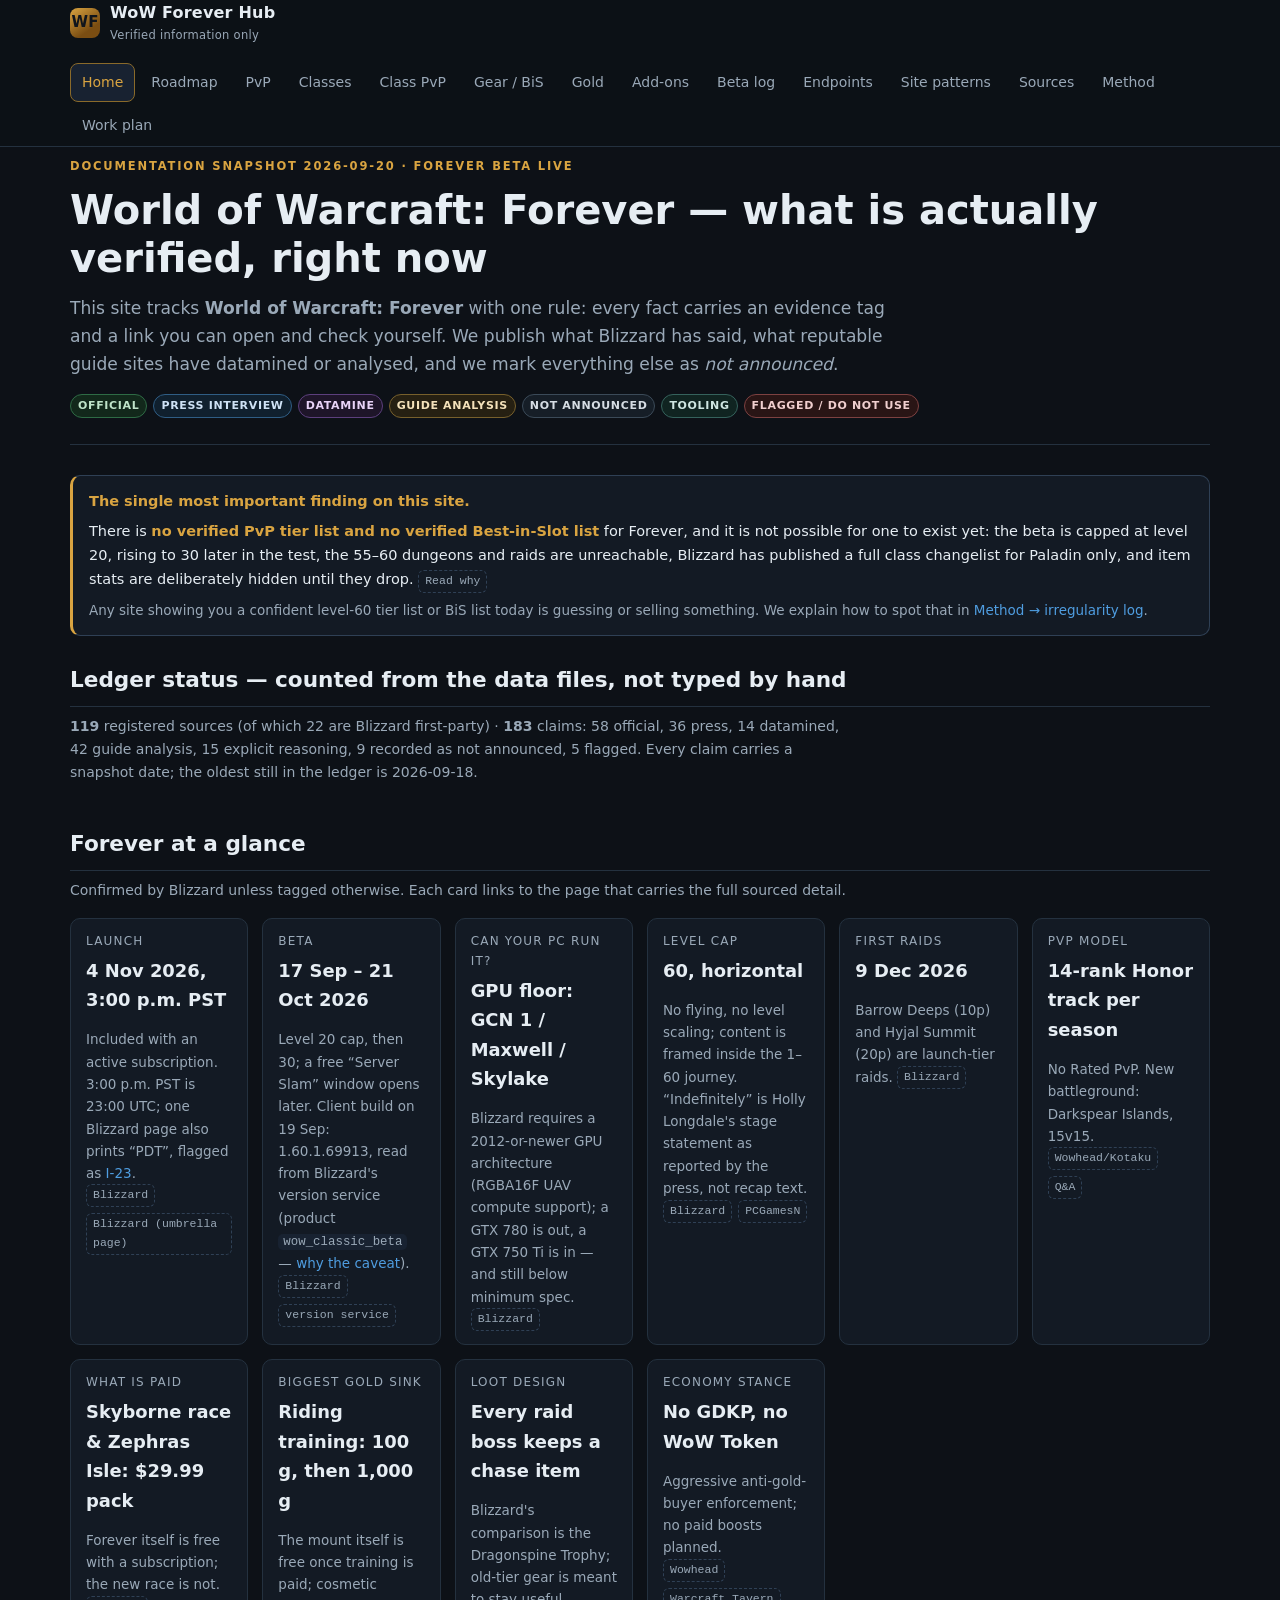
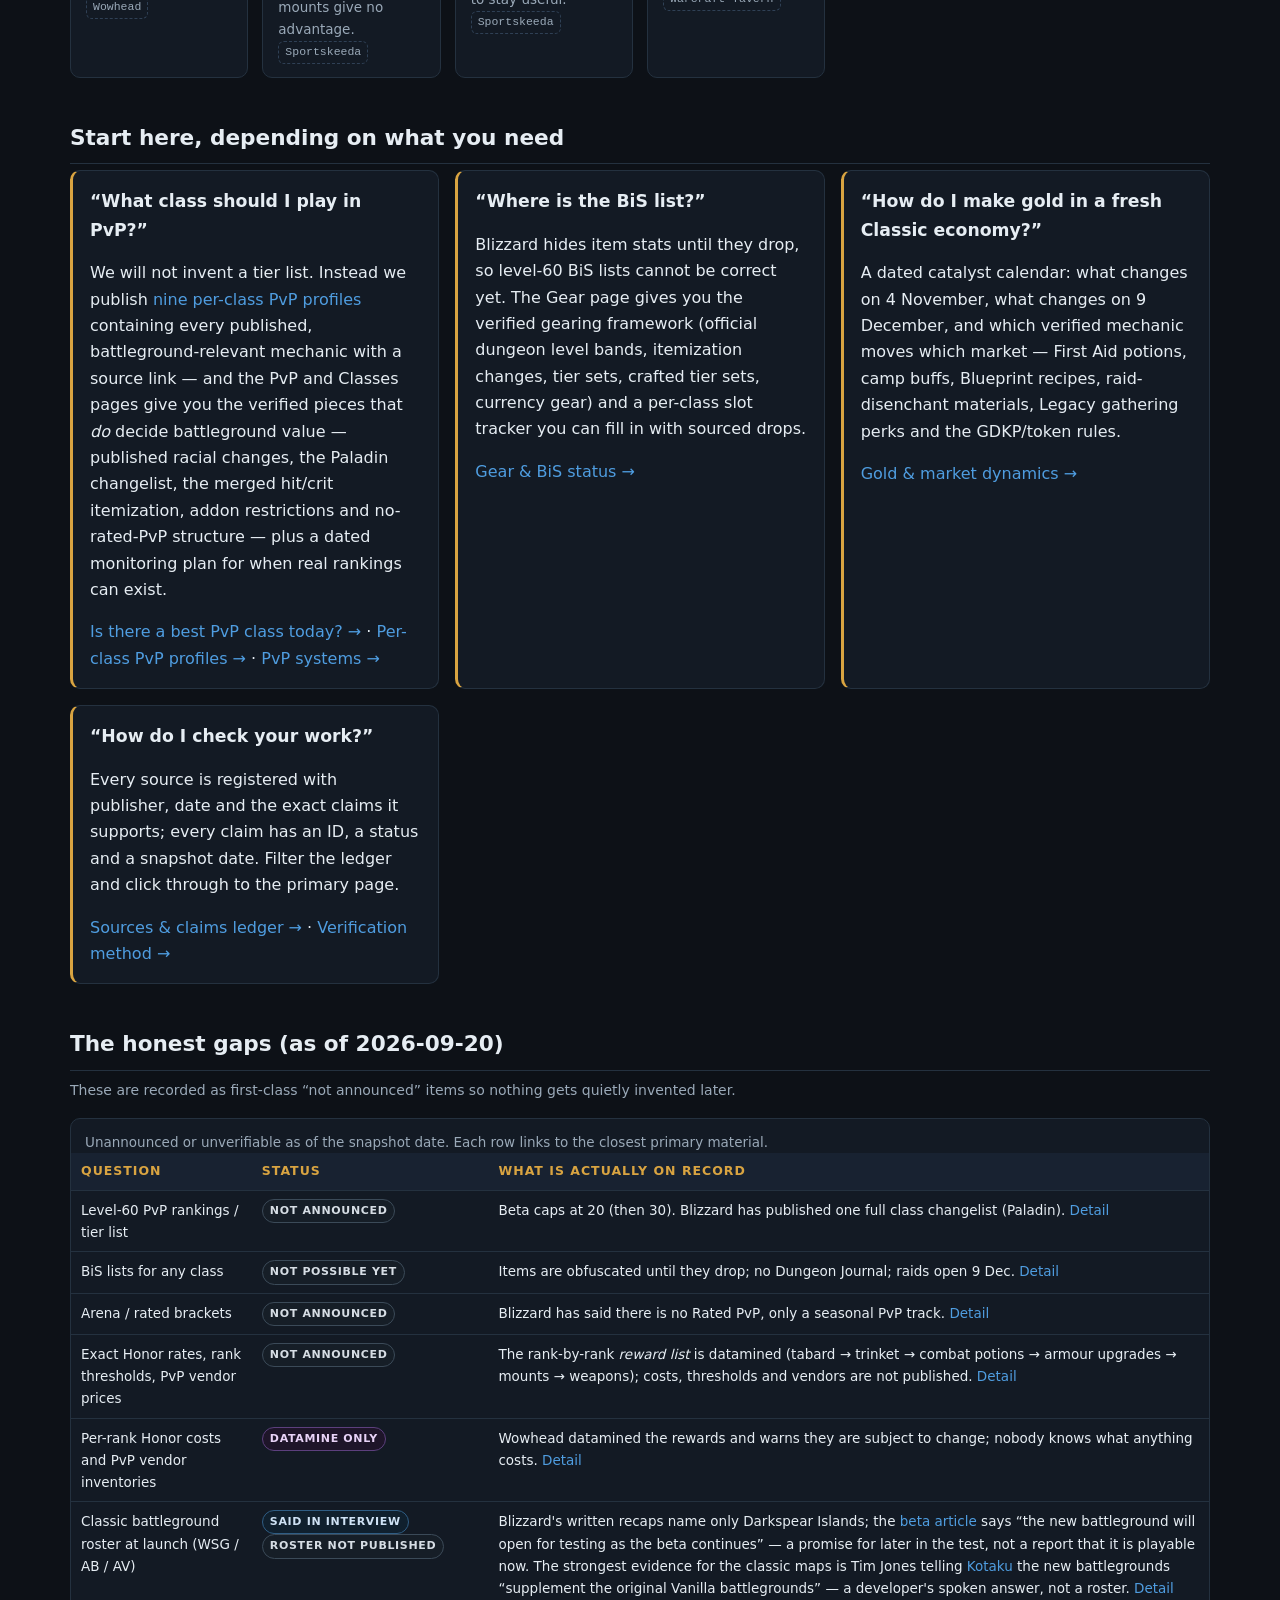
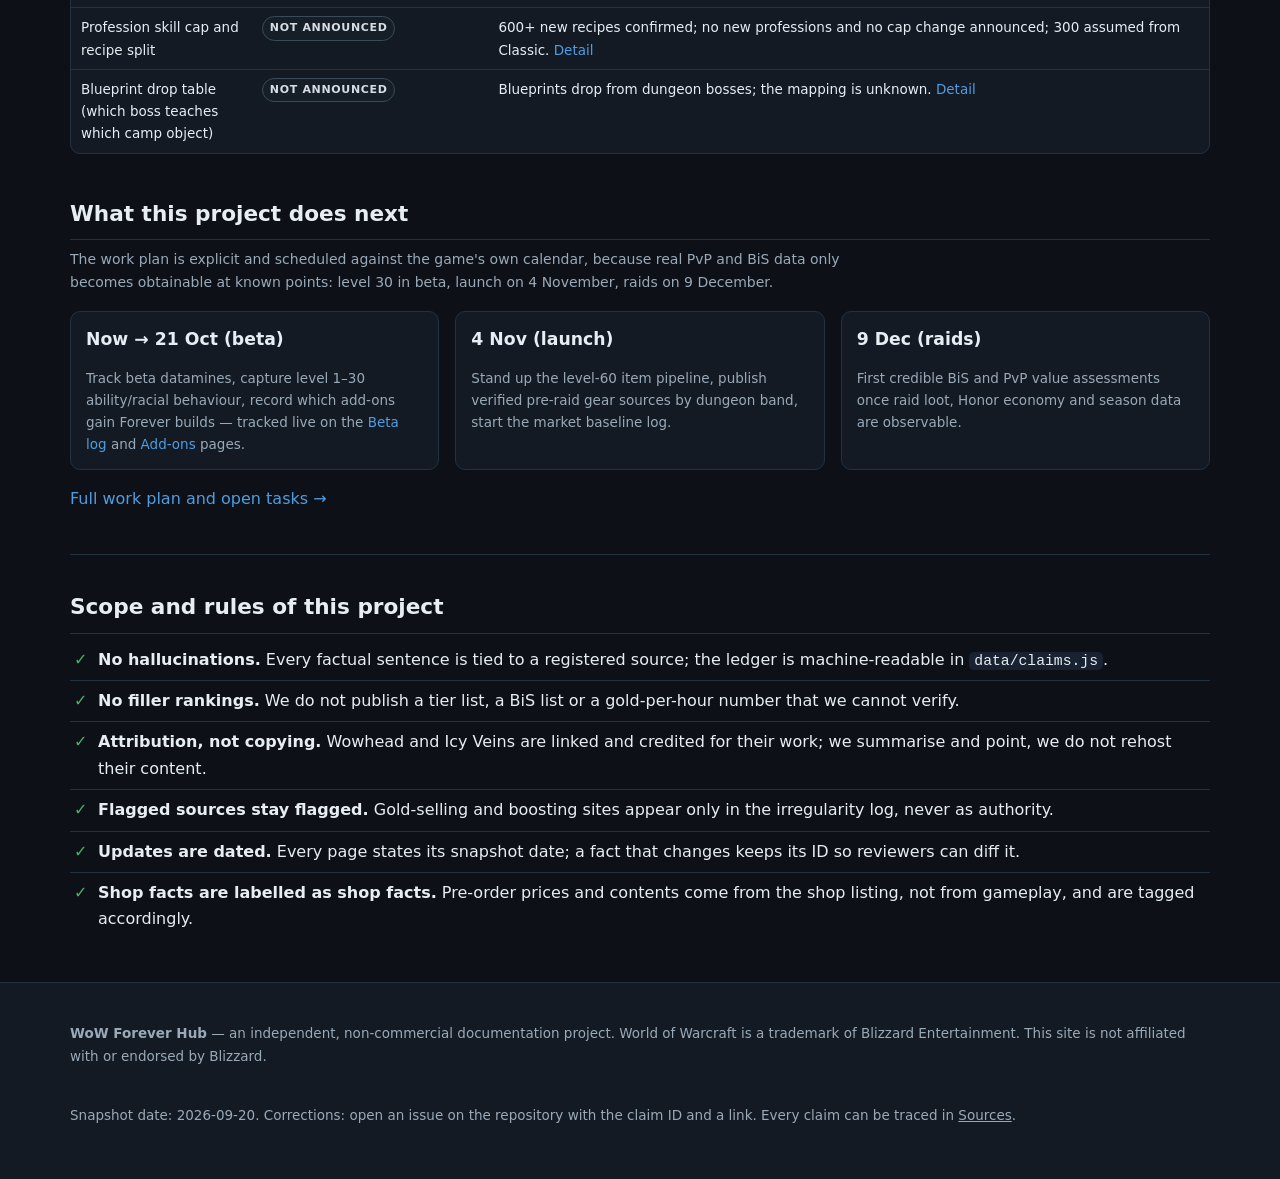
<file: index.html>
<!DOCTYPE html>
<html lang="en">
<head>
<meta charset="utf-8">
<meta name="viewport" content="width=device-width, initial-scale=1">
<title>WoW Forever Hub — verified PvP, gear and gold information</title>
<meta name="description" content="A source-verified information hub for World of Warcraft: Forever, focused on PvP, gear progression and gold-making. Every claim carries an evidence tag and a link for manual review.">
<meta name="theme-color" content="#0d1117">
<link rel="icon" href="data:image/svg+xml,%3Csvg%20xmlns='http://www.w3.org/2000/svg'%20viewBox='0%200%2064%2064'%3E%3Crect%20width='64'%20height='64'%20rx='12'%20fill='%230d1117'/%3E%3Ctext%20x='32'%20y='42'%20font-family='Georgia,serif'%20font-size='30'%20font-weight='700'%20fill='%23d9a441'%20text-anchor='middle'%3EWF%3C/text%3E%3C/svg%3E">
<meta property="og:type" content="article">
<meta property="og:title" content="WoW Forever Hub — verified PvP, gear and gold information">
<meta property="og:description" content="A source-verified information hub for World of Warcraft: Forever, focused on PvP, gear progression and gold-making. Every claim carries an evidence tag and a link for manual review.">
<link rel="canonical" href="https://buffedlizard55-lab.github.io/WoWForever/">
<link rel="stylesheet" href="assets/css/style.css">
</head>
<body>
<a class="skip-link" href="#main">Skip to content</a>

<header class="site-header">
  <div class="wrap">
    <a class="brand" href="index.html">
      <span class="mark" aria-hidden="true">WF</span>
      <span>WoW Forever Hub<small>Verified information only</small></span>
    </a>
    <nav class="nav" aria-label="Main">
      <a href="index.html">Home</a>
      <a href="roadmap.html">Roadmap</a>
      <a href="pvp.html">PvP</a>
      <a href="classes.html">Classes</a>
      <a href="class-pvp.html">Class PvP</a>
      <a href="gear.html">Gear / BiS</a>
      <a href="gold.html">Gold</a>
      <a href="addons.html">Add-ons</a>
      <a href="beta.html">Beta log</a>
      <a href="data-api.html">Endpoints</a>
      <a href="site-patterns.html">Site patterns</a>
      <a href="sources.html">Sources</a>
      <a href="method.html">Method</a>
      <a href="work-plan.html">Work plan</a>
    </nav>
  </div>
</header>

<main id="main" class="wrap">

  <div class="hero">
    <p class="eyebrow">Documentation snapshot <span data-snapshot>2026-09-20</span> · Forever beta live</p>
    <h1>World of Warcraft: Forever — what is actually verified, right now</h1>
    <p class="lede">
      This site tracks <strong>World of Warcraft: Forever</strong> with one rule: every fact carries an evidence tag
      and a link you can open and check yourself. We publish what Blizzard has said, what reputable guide sites have
      datamined or analysed, and we mark everything else as <em>not announced</em>.
    </p>
    <div class="tag-row">
      <span class="chip official">Official</span>
      <span class="chip press">Press interview</span>
      <span class="chip datamine">Datamine</span>
      <span class="chip guide">Guide analysis</span>
      <span class="chip pending">Not announced</span>
      <span class="chip tooling">Tooling</span>
      <span class="chip community">Flagged / do not use</span>
    </div>
  </div>

  <div class="banner">
    <strong>The single most important finding on this site.</strong>
    <p>
      There is <strong>no verified PvP tier list and no verified Best-in-Slot list</strong> for Forever, and it is not
      possible for one to exist yet: the beta is capped at level 20, rising to 30 later in the test, the 55–60 dungeons and
      raids are unreachable, Blizzard has published a full class changelist for Paladin only, and item stats are
      deliberately hidden until they drop.
      <a class="src" href="classes.html#no-tier-list">Read why</a>
    </p>
    <p class="small">
      Any site showing you a confident level-60 tier list or BiS list today is guessing or selling something.
      We explain how to spot that in <a href="method.html#irregularities">Method → irregularity log</a>.
    </p>
  </div>

  <section aria-labelledby="h-ledger">
    <h2 id="h-ledger">Ledger status — counted from the data files, not typed by hand</h2>
    <p class="sub" id="ledgerStatus" hidden></p>
    <noscript><p class="small">Enable JavaScript to see live ledger counts; the underlying lists are readable on the <a href="sources.html">Sources page</a> either way.</p></noscript>
  </section>

  <section aria-labelledby="h-now">
    <h2 id="h-now">Forever at a glance</h2>
    <p class="sub">
      Confirmed by Blizzard unless tagged otherwise. Each card links to the page that carries the full sourced detail.
    </p>
    <div class="kpi">
      <div class="card">
        <div class="k">Launch</div>
        <div class="v">4 Nov 2026, 3:00 p.m. PST</div>
        <p class="small">Included with an active subscription. 3:00 p.m. PST is 23:00 UTC; one Blizzard page also prints “PDT”, flagged as <a href="method.html#i-23">I-23</a>. <span class="srcs"><a class="src" href="https://news.blizzard.com/en-us/article/24303862/world-of-warcraft-forever-whats-next-panel-recap" rel="noopener">Blizzard</a><a class="src" href="https://news.blizzard.com/en-us/article/24302093/carve-a-new-path-with-world-of-warcraft-forever" rel="noopener">Blizzard (umbrella page)</a></span></p>
      </div>
      <div class="card">
        <div class="k">Beta</div>
        <div class="v">17 Sep – 21 Oct 2026</div>
        <p class="small">Level 20 cap, then 30; a free “Server Slam” window opens later. Client build on 19 Sep: 1.60.1.69913, read from Blizzard's version service (product <code>wow_classic_beta</code> — <a href="data-api.html#forever-build">why the caveat</a>). <span class="srcs"><a class="src" href="https://news.blizzard.com/en-us/article/24304160/the-world-of-warcraft-forever-beta-now-live" rel="noopener">Blizzard</a><a class="src" href="https://us.version.battle.net/v2/products/wow_classic_beta/versions" rel="noopener">version service</a></span></p>
      </div>
      <div class="card">
        <div class="k">Can your PC run it?</div>
        <div class="v">GPU floor: GCN 1 / Maxwell / Skylake</div>
        <p class="small">Blizzard requires a 2012-or-newer GPU architecture (RGBA16F UAV compute support); a GTX 780 is out, a GTX 750 Ti is in — and still below minimum spec. <span class="srcs"><a class="src" href="https://news.blizzard.com/en-us/article/24301512/world-of-warcraft-forever-gpu-requirements" rel="noopener">Blizzard</a></span></p>
      </div>
      <div class="card">
        <div class="k">Level cap</div>
        <div class="v">60, horizontal</div>
        <p class="small">No flying, no level scaling; content is framed inside the 1–60 journey. “Indefinitely” is Holly Longdale's stage statement as reported by the press, not recap text. <span class="srcs"><a class="src" href="https://news.blizzard.com/en-us/article/24303862/world-of-warcraft-forever-whats-next-panel-recap" rel="noopener">Blizzard</a><a class="src" href="https://www.pcgamesn.com/world-of-warcraft/forever-blizzcon-2026-wow-classic-plus" rel="noopener">PCGamesN</a></span></p>
      </div>
      <div class="card">
        <div class="k">First raids</div>
        <div class="v">9 Dec 2026</div>
        <p class="small">Barrow Deeps (10p) and Hyjal Summit (20p) are launch-tier raids. <span class="srcs"><a class="src" href="https://news.blizzard.com/en-us/article/24303862/world-of-warcraft-forever-whats-next-panel-recap" rel="noopener">Blizzard</a></span></p>
      </div>
      <div class="card">
        <div class="k">PvP model</div>
        <div class="v">14-rank Honor track per season</div>
        <p class="small">No Rated PvP. New battleground: Darkspear Islands, 15v15. <span class="srcs"><a class="src" href="https://www.wowhead.com/forever/news/14-rank-pvp-honor-track-and-darkspear-islands-battleground-coming-in-wow-forever-382947" rel="noopener">Wowhead/Kotaku</a><a class="src" href="https://www.wowhead.com/forever/news/world-of-warcraft-live-q-a-liveblog-midnight-and-forever-382967" rel="noopener">Q&amp;A</a></span></p>
      </div>
      <div class="card">
        <div class="k">What is paid</div>
        <div class="v">Skyborne race &amp; Zephras Isle: $29.99 pack</div>
        <p class="small">Forever itself is free with a subscription; the new race is not. <span class="srcs"><a class="src" href="https://www.wowhead.com/forever/guide/pre-order-packs-rewards" rel="noopener">Wowhead</a></span></p>
      </div>
      <div class="card">
        <div class="k">Biggest gold sink</div>
        <div class="v">Riding training: 100 g, then 1,000 g</div>
        <p class="small">The mount itself is free once training is paid; cosmetic mounts give no advantage. <span class="srcs"><a class="src" href="https://www.sportskeeda.com/mmo/news-they-might-reasons-welcome-forsaken-wow-forevers-kris-zierhut-michael-nuthals-visiting-gilneas-what-ifs-exclusive" rel="noopener">Sportskeeda</a></span></p>
      </div>
      <div class="card">
        <div class="k">Loot design</div>
        <div class="v">Every raid boss keeps a chase item</div>
        <p class="small">Blizzard's comparison is the Dragonspine Trophy; old-tier gear is meant to stay useful. <span class="srcs"><a class="src" href="https://www.sportskeeda.com/mmo/news-they-might-reasons-welcome-forsaken-wow-forevers-kris-zierhut-michael-nuthals-visiting-gilneas-what-ifs-exclusive" rel="noopener">Sportskeeda</a></span></p>
      </div>
      <div class="card">
        <div class="k">Economy stance</div>
        <div class="v">No GDKP, no WoW Token</div>
        <p class="small">Aggressive anti-gold-buyer enforcement; no paid boosts planned. <span class="srcs"><a class="src" href="https://www.wowhead.com/forever/news/gdkp-will-not-be-allowed-in-wow-forever-382968" rel="noopener">Wowhead</a><a class="src" href="https://www.warcrafttavern.com/forever/news/wow-forever-no-plans-for-wow-token-or-character-boosts/" rel="noopener">Warcraft Tavern</a></span></p>
      </div>
    </div>
  </section>

  <section aria-labelledby="h-start">
    <h2 id="h-start">Start here, depending on what you need</h2>
    <div class="grid two">
      <div class="card accent">
        <h3>“What class should I play in PvP?”</h3>
        <p>
          We will not invent a tier list. Instead we publish <a href="class-pvp.html">nine per-class PvP profiles</a>
          containing every published, battleground-relevant mechanic with a source link — and the PvP and Classes pages give you the verified pieces that
          <em>do</em> decide battleground value — published racial changes, the Paladin changelist, the
          merged hit/crit itemization, addon restrictions and no-rated-PvP structure — plus a dated monitoring plan
          for when real rankings can exist.
        </p>
        <p><a href="class-pvp.html#bestclass">Is there a best PvP class today? →</a> · <a href="class-pvp.html">Per-class PvP profiles →</a> · <a href="pvp.html">PvP systems →</a></p>
      </div>
      <div class="card accent">
        <h3>“Where is the BiS list?”</h3>
        <p>
          Blizzard hides item stats until they drop, so level-60 BiS lists cannot be correct yet. The Gear page
          gives you the verified gearing framework (official dungeon level bands, itemization changes, tier sets,
          crafted tier sets, currency gear) and a per-class slot tracker you can fill in with sourced drops.
        </p>
        <p><a href="gear.html">Gear &amp; BiS status →</a></p>
      </div>
      <div class="card accent">
        <h3>“How do I make gold in a fresh Classic economy?”</h3>
        <p>
          A dated catalyst calendar: what changes on 4 November, what changes on 9 December, and which verified
          mechanic moves which market — First Aid potions, camp buffs, Blueprint recipes, raid-disenchant
          materials, Legacy gathering perks and the GDKP/token rules.
        </p>
        <p><a href="gold.html">Gold &amp; market dynamics →</a></p>
      </div>
      <div class="card accent">
        <h3>“How do I check your work?”</h3>
        <p>
          Every source is registered with publisher, date and the exact claims it supports; every claim has an ID,
          a status and a snapshot date. Filter the ledger and click through to the primary page.
        </p>
        <p><a href="sources.html">Sources &amp; claims ledger →</a> · <a href="method.html">Verification method →</a></p>
      </div>
    </div>
  </section>

  <section aria-labelledby="h-gaps">
    <h2 id="h-gaps">The honest gaps (as of <span data-snapshot>2026-09-20</span>)</h2>
    <p class="sub">These are recorded as first-class “not announced” items so nothing gets quietly invented later.</p>
    <div class="table-wrap">
      <table class="compact">
        <caption>Unannounced or unverifiable as of the snapshot date. Each row links to the closest primary material.</caption>
        <thead>
          <tr><th scope="col">Question</th><th scope="col">Status</th><th scope="col">What is actually on record</th></tr>
        </thead>
        <tbody>
          <tr>
            <td>Level-60 PvP rankings / tier list</td>
            <td><span class="chip pending">Not announced</span></td>
            <td>Beta caps at 20 (then 30). Blizzard has published one full class changelist (Paladin). <a href="classes.html#no-tier-list">Detail</a></td>
          </tr>
          <tr>
            <td>BiS lists for any class</td>
            <td><span class="chip pending">Not possible yet</span></td>
            <td>Items are obfuscated until they drop; no Dungeon Journal; raids open 9 Dec. <a href="gear.html#status">Detail</a></td>
          </tr>
          <tr>
            <td>Arena / rated brackets</td>
            <td><span class="chip pending">Not announced</span></td>
            <td>Blizzard has said there is no Rated PvP, only a seasonal PvP track. <a href="pvp.html#unknown">Detail</a></td>
          </tr>
          <tr>
            <td>Exact Honor rates, rank thresholds, PvP vendor prices</td>
            <td><span class="chip pending">Not announced</span></td>
            <td>The rank-by-rank <em>reward list</em> is datamined (tabard → trinket → combat potions → armour upgrades → mounts → weapons); costs, thresholds and vendors are not published. <a href="pvp.html#ranks">Detail</a></td>
          </tr>
          <tr>
            <td>Per-rank Honor costs and PvP vendor inventories</td>
            <td><span class="chip datamine">Datamine only</span></td>
            <td>Wowhead datamined the rewards and warns they are subject to change; nobody knows what anything costs. <a href="pvp.html#ranks">Detail</a></td>
          </tr>
          <tr>
            <td>Classic battleground roster at launch (WSG / AB / AV)</td>
            <td><span class="chip press">Said in interview</span> <span class="chip pending">Roster not published</span></td>
            <td>Blizzard's written recaps name only Darkspear Islands; the <a href="https://news.blizzard.com/en-us/article/24304160/the-world-of-warcraft-forever-beta-now-live" rel="noopener">beta article</a> says “the new battleground will open for testing as the beta continues” — a promise for later in the test, not a report that it is playable now. The strongest evidence for the classic maps is Tim Jones telling <a href="https://kotaku.com/new-things-learned-world-of-warcraft-forever-2000734005" rel="noopener">Kotaku</a> the new battlegrounds “supplement the original Vanilla battlegrounds” — a developer's spoken answer, not a roster. <a href="pvp.html#bg">Detail</a></td>
          </tr>
          <tr>
            <td>Profession skill cap and recipe split</td>
            <td><span class="chip pending">Not announced</span></td>
            <td>600+ new recipes confirmed; no new professions and no cap change announced; 300 assumed from Classic. <a href="gold.html#professions">Detail</a></td>
          </tr>
          <tr>
            <td>Blueprint drop table (which boss teaches which camp object)</td>
            <td><span class="chip pending">Not announced</span></td>
            <td>Blueprints drop from dungeon bosses; the mapping is unknown. <a href="gold.html#professions">Detail</a></td>
          </tr>
        </tbody>
      </table>
    </div>
  </section>

  <section aria-labelledby="h-next">
    <h2 id="h-next">What this project does next</h2>
    <p class="sub">
      The work plan is explicit and scheduled against the game's own calendar, because real PvP and BiS data
      only becomes obtainable at known points: level 30 in beta, launch on 4 November, raids on 9 December.
    </p>
    <div class="grid three">
      <div class="card tight"><h3>Now → 21 Oct (beta)</h3><p class="small">Track beta datamines, capture level 1–30 ability/racial behaviour, record which add-ons gain Forever builds — tracked live on the <a href="beta.html">Beta log</a> and <a href="addons.html">Add-ons</a> pages.</p></div>
      <div class="card tight"><h3>4 Nov (launch)</h3><p class="small">Stand up the level-60 item pipeline, publish verified pre-raid gear sources by dungeon band, start the market baseline log.</p></div>
      <div class="card tight"><h3>9 Dec (raids)</h3><p class="small">First credible BiS and PvP value assessments once raid loot, Honor economy and season data are observable.</p></div>
    </div>
    <p><a href="work-plan.html">Full work plan and open tasks →</a></p>
  </section>

  <hr>

  <section aria-labelledby="h-scope">
    <h2 id="h-scope">Scope and rules of this project</h2>
    <ul class="checklist">
      <li><strong>No hallucinations.</strong> Every factual sentence is tied to a registered source; the ledger is machine-readable in <code>data/claims.js</code>.</li>
      <li><strong>No filler rankings.</strong> We do not publish a tier list, a BiS list or a gold-per-hour number that we cannot verify.</li>
      <li><strong>Attribution, not copying.</strong> Wowhead and Icy Veins are linked and credited for their work; we summarise and point, we do not rehost their content.</li>
      <li><strong>Flagged sources stay flagged.</strong> Gold-selling and boosting sites appear only in the irregularity log, never as authority.</li>
      <li><strong>Updates are dated.</strong> Every page states its snapshot date; a fact that changes keeps its ID so reviewers can diff it.</li>
      <li><strong>Shop facts are labelled as shop facts.</strong> Pre-order prices and contents come from the shop listing, not from gameplay, and are tagged accordingly.</li>
    </ul>
  </section>

</main>

<footer class="site-footer">
  <div class="wrap">
    <p><strong>WoW Forever Hub</strong> — an independent, non-commercial documentation project. World of Warcraft is a trademark of Blizzard Entertainment. This site is not affiliated with or endorsed by Blizzard.</p>
    <p>Snapshot date: <span data-snapshot>2026-09-20</span>. Corrections: open an issue on the repository with the claim ID and a link. Every claim can be traced in <a href="sources.html">Sources</a>.</p>
  </div>
</footer>

<script src="data/sources.js"></script>
<script src="data/claims.js"></script>
<script>
/* The home page shows its own audit numbers so a reader can sanity-check the
   project at a glance. Everything is counted from data/sources.js and
   data/claims.js — nothing here is hand-typed, so the figures cannot drift. */
(function () {
  var el = document.getElementById('ledgerStatus');
  if (!el || !window.WOWF_CLAIMS || !window.WOWF_SOURCES) return;
  var claims = window.WOWF_CLAIMS, sources = window.WOWF_SOURCES;
  var by = function (st) { return claims.filter(function (c) { return c.status === st; }).length; };
  var oldest = claims.reduce(function (a, c) { return !a || c.snapshot < a ? c.snapshot : a; }, '');
  el.innerHTML =
    '<strong>' + sources.length + '</strong> registered sources (of which ' +
    sources.filter(function (s) { return s.tier === 'official'; }).length + ' are Blizzard first-party) · ' +
    '<strong>' + claims.length + '</strong> claims: ' + by('official') + ' official, ' + by('press') + ' press, ' +
    by('datamine') + ' datamined, ' + by('guide') + ' guide analysis, ' + by('ours') + ' explicit reasoning, ' +
    by('unknown') + ' recorded as not announced, ' + by('community') + ' flagged. Every claim carries a snapshot date; ' +
    'the oldest still in the ledger is ' + oldest + '.';
  el.hidden = false;
})();
</script>
<script src="assets/js/site.js"></script>
</body>
</html>
</file>
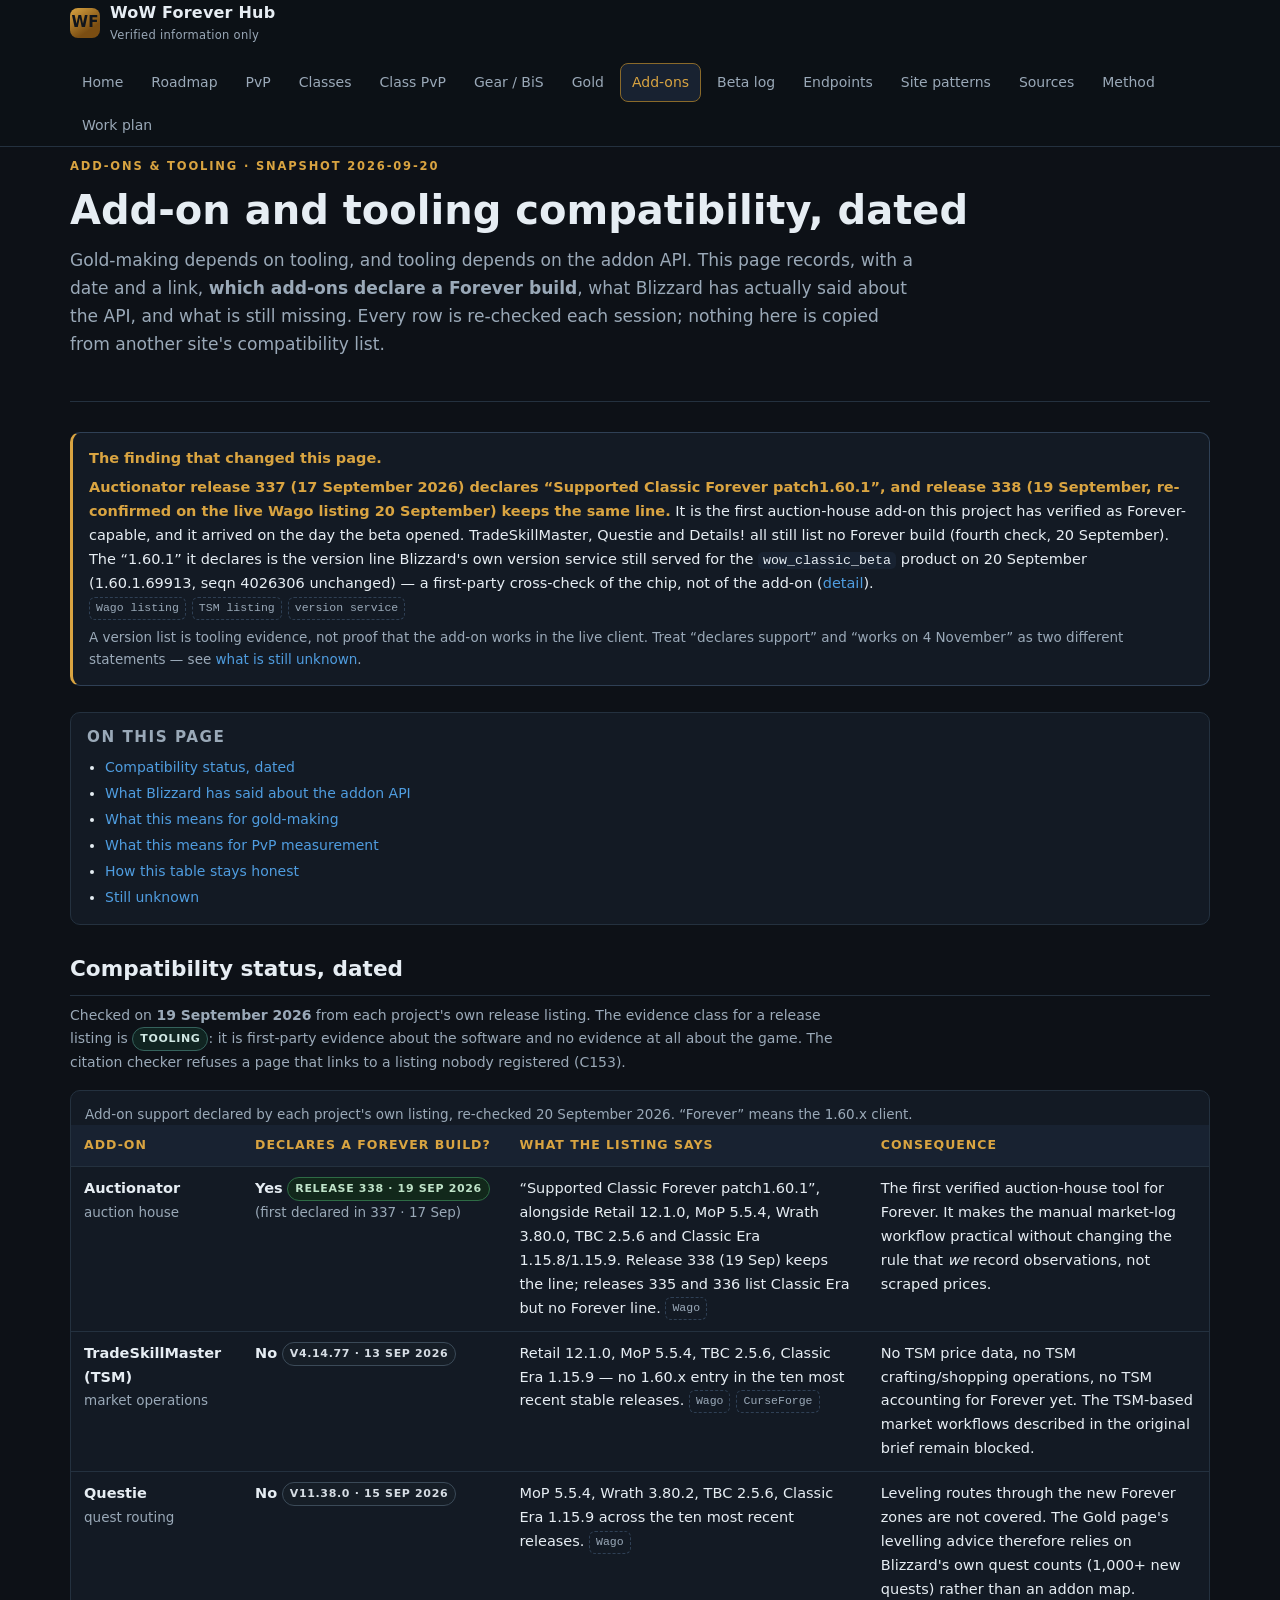
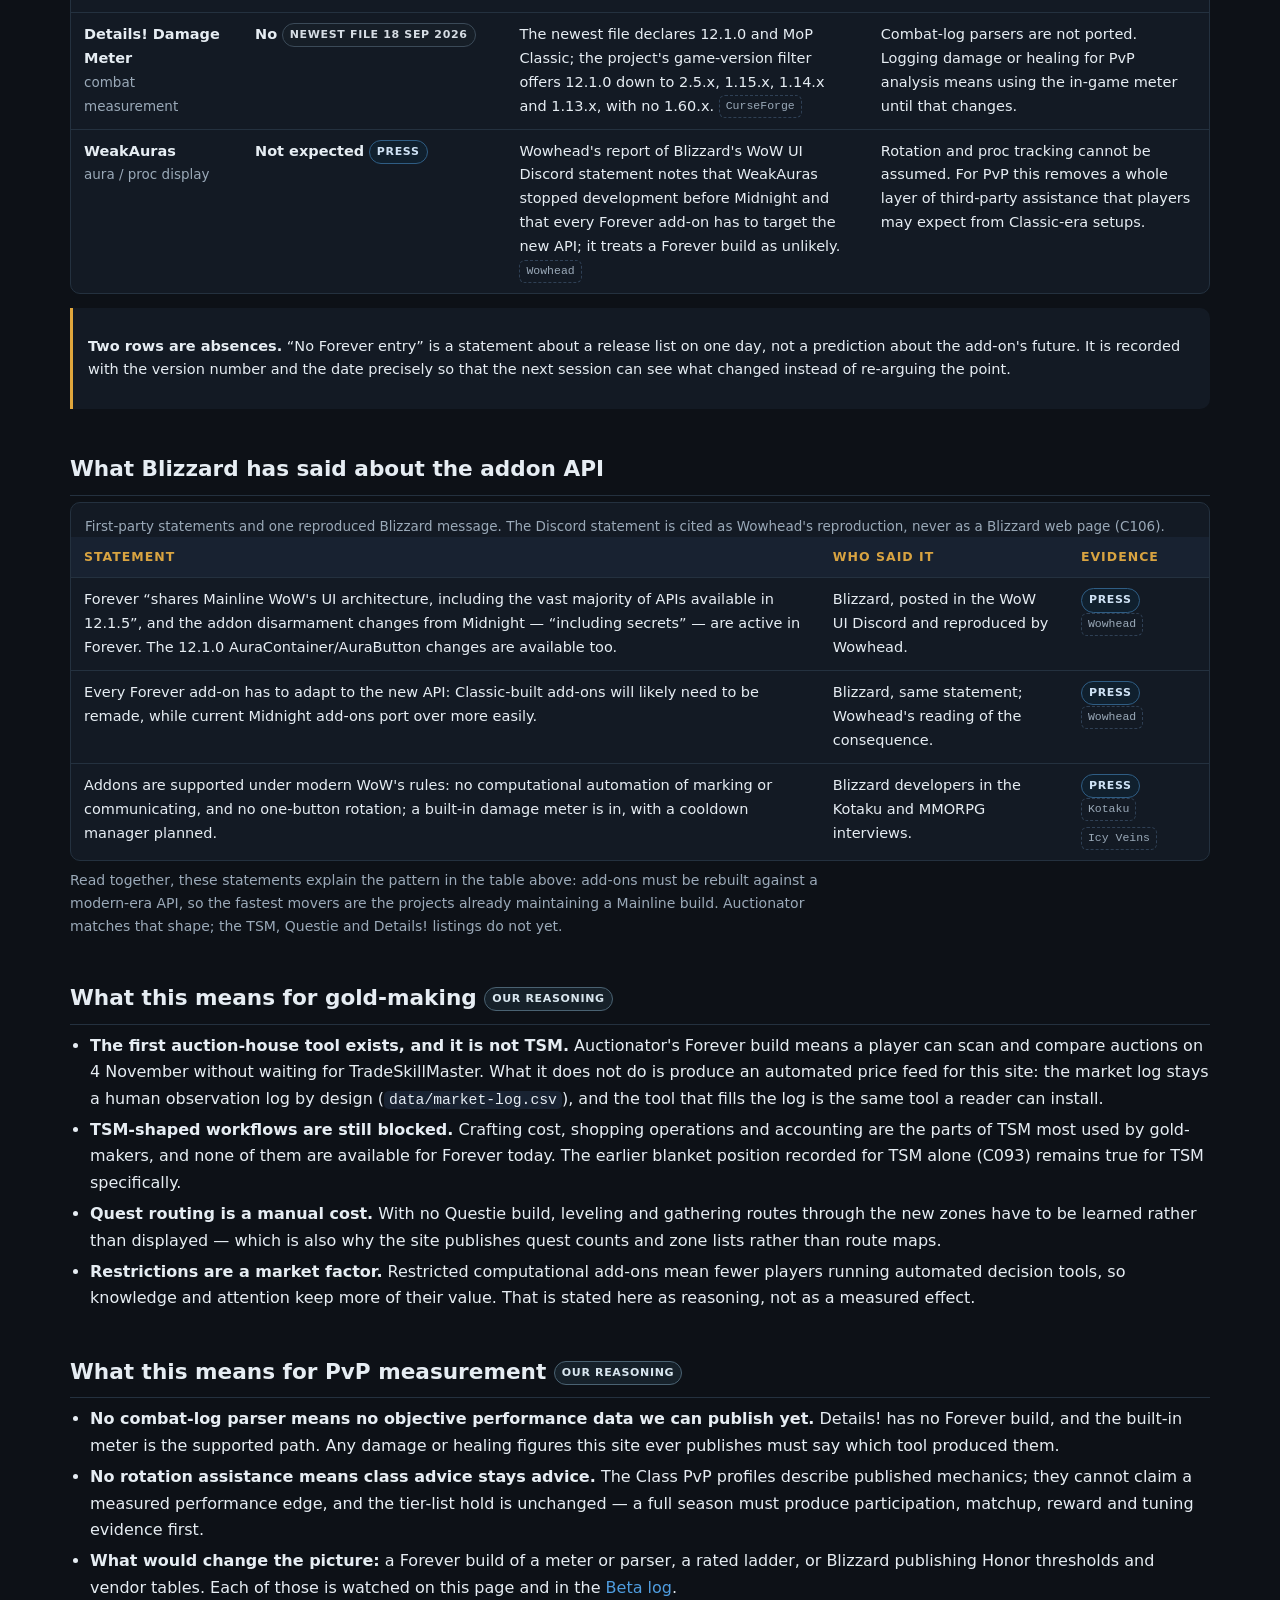
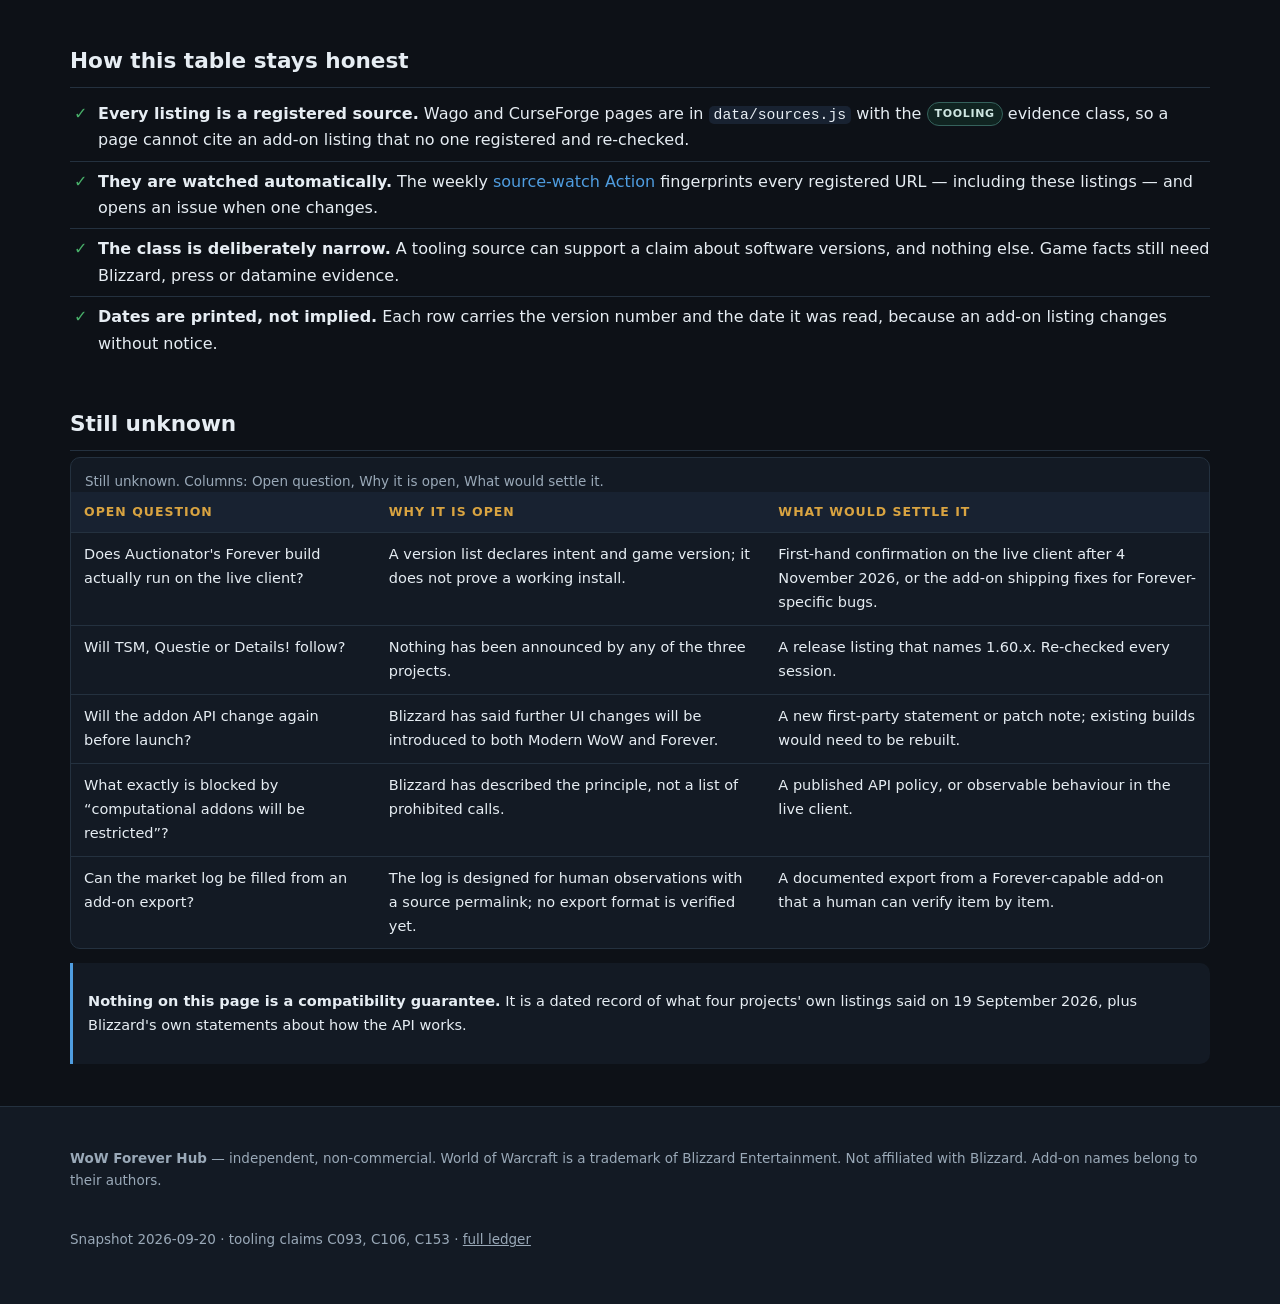
<file: addons.html>
<!DOCTYPE html>
<html lang="en">
<head>
<meta charset="utf-8">
<meta name="viewport" content="width=device-width, initial-scale=1">
<title>Add-on and tooling compatibility tracker | WoW Forever Hub</title>
<meta name="description" content="Dated compatibility tracker for World of Warcraft: Forever add-ons: which auction-house, quest and meter add-ons declare a Forever build, what Blizzard has said about the addon API, and what it means for gold-making and PvP measurement.">
<meta name="theme-color" content="#0d1117">
<link rel="icon" href="data:image/svg+xml,%3Csvg%20xmlns='http://www.w3.org/2000/svg'%20viewBox='0%200%2064%2064'%3E%3Crect%20width='64'%20height='64'%20rx='12'%20fill='%230d1117'/%3E%3Ctext%20x='32'%20y='42'%20font-family='Georgia,serif'%20font-size='30'%20font-weight='700'%20fill='%23d9a441'%20text-anchor='middle'%3EWF%3C/text%3E%3C/svg%3E">
<meta property="og:type" content="article">
<meta property="og:title" content="Add-on and tooling compatibility tracker | WoW Forever Hub">
<meta property="og:description" content="Which add-ons declare a Forever build, what Blizzard has said about the API, and what it means for gold-making and PvP measurement.">
<link rel="canonical" href="https://buffedlizard55-lab.github.io/WoWForever/addons.html">
<link rel="stylesheet" href="assets/css/style.css">
</head>
<body>
<a class="skip-link" href="#main">Skip to content</a>

<header class="site-header">
  <div class="wrap">
    <a class="brand" href="index.html">
      <span class="mark" aria-hidden="true">WF</span>
      <span>WoW Forever Hub<small>Verified information only</small></span>
    </a>
    <nav class="nav" aria-label="Main">
      <a href="index.html">Home</a>
      <a href="roadmap.html">Roadmap</a>
      <a href="pvp.html">PvP</a>
      <a href="classes.html">Classes</a>
      <a href="class-pvp.html">Class PvP</a>
      <a href="gear.html">Gear / BiS</a>
      <a href="gold.html">Gold</a>
      <a href="addons.html">Add-ons</a>
      <a href="beta.html">Beta log</a>
      <a href="data-api.html">Endpoints</a>
      <a href="site-patterns.html">Site patterns</a>
      <a href="sources.html">Sources</a>
      <a href="method.html">Method</a>
      <a href="work-plan.html">Work plan</a>
    </nav>
  </div>
</header>

<main id="main" class="wrap">

  <div class="hero">
    <p class="eyebrow">Add-ons &amp; tooling · snapshot <span data-snapshot>2026-09-20</span></p>
    <h1>Add-on and tooling compatibility, dated</h1>
    <p class="lede">
      Gold-making depends on tooling, and tooling depends on the addon API. This page records, with a date and a link,
      <strong>which add-ons declare a Forever build</strong>, what Blizzard has actually said about the API, and what is
      still missing. Every row is re-checked each session; nothing here is copied from another site's compatibility list.
    </p>
  </div>

  <div class="banner">
    <strong>The finding that changed this page.</strong>
    <p>
      <strong>Auctionator release 337 (17 September 2026) declares “Supported Classic Forever patch1.60.1”, and release 338
      (19 September, re-confirmed on the live Wago listing 20 September) keeps the same line.</strong>
      It is the first auction-house add-on this project has verified as Forever-capable, and it arrived on the day the
      beta opened. TradeSkillMaster, Questie and Details! all still list no Forever build (fourth check, 20 September).
      The “1.60.1” it declares is the version line Blizzard's own version service still served for the <code>wow_classic_beta</code>
      product on 20 September (1.60.1.69913, seqn 4026306 unchanged) — a first-party cross-check of the chip, not of the add-on (<a href="data-api.html#forever-build">detail</a>).
      <span class="srcs"><a class="src" href="https://addons.wago.io/addons/auctionator/versions?stability=stable" rel="noopener">Wago listing</a><a class="src" href="https://addons.wago.io/addons/tradeskillmaster/versions?stability=stable" rel="noopener">TSM listing</a><a class="src" href="https://us.version.battle.net/v2/products/wow_classic_beta/versions" rel="noopener">version service</a></span>
    </p>
    <p class="small">
      A version list is tooling evidence, not proof that the add-on works in the live client. Treat “declares support”
      and “works on 4 November” as two different statements — see <a href="#unknown">what is still unknown</a>.
    </p>
  </div>

  <nav class="toc" aria-label="On this page">
    <h2>On this page</h2>
    <ul>
      <li><a href="#status">Compatibility status, dated</a></li>
      <li><a href="#rules">What Blizzard has said about the addon API</a></li>
      <li><a href="#gold">What this means for gold-making</a></li>
      <li><a href="#pvp">What this means for PvP measurement</a></li>
      <li><a href="#recheck">How this table stays honest</a></li>
      <li><a href="#unknown">Still unknown</a></li>
    </ul>
  </nav>

  <section id="status" aria-labelledby="h-status">
    <h2 id="h-status">Compatibility status, dated</h2>
    <p class="sub">
      Checked on <strong>19 September 2026</strong> from each project's own release listing. The evidence class for a
      release listing is <span class="chip tooling">tooling</span>: it is first-party evidence about the software and no
      evidence at all about the game. The citation checker refuses a page that links to a listing nobody registered
      (C153).
    </p>
    <div class="table-wrap">
      <table>
        <caption>Add-on support declared by each project's own listing, re-checked 20 September 2026. “Forever” means the 1.60.x client.</caption>
        <thead><tr><th scope="col">Add-on</th><th scope="col">Declares a Forever build?</th><th scope="col">What the listing says</th><th scope="col">Consequence</th></tr></thead>
        <tbody>
          <tr>
            <td><strong>Auctionator</strong><br><span class="small">auction house</span></td>
            <td><strong>Yes</strong> <span class="chip ok">release 338 · 19 Sep 2026</span> <span class="small">(first declared in 337 · 17 Sep)</span></td>
            <td>“Supported Classic Forever patch1.60.1”, alongside Retail 12.1.0, MoP 5.5.4, Wrath 3.80.0, TBC 2.5.6 and Classic Era 1.15.8/1.15.9. Release 338 (19 Sep) keeps the line; releases 335 and 336 list Classic Era but no Forever line.
              <span class="srcs"><a class="src" href="https://addons.wago.io/addons/auctionator/versions?stability=stable" rel="noopener">Wago</a></span></td>
            <td>The first verified auction-house tool for Forever. It makes the manual market-log workflow practical without changing the rule that <em>we</em> record observations, not scraped prices.</td>
          </tr>
          <tr>
            <td><strong>TradeSkillMaster (TSM)</strong><br><span class="small">market operations</span></td>
            <td><strong>No</strong> <span class="chip pending">v4.14.77 · 13 Sep 2026</span></td>
            <td>Retail 12.1.0, MoP 5.5.4, TBC 2.5.6, Classic Era 1.15.9 — no 1.60.x entry in the ten most recent stable releases.
              <span class="srcs"><a class="src" href="https://addons.wago.io/addons/tradeskillmaster/versions?stability=stable" rel="noopener">Wago</a><a class="src" href="https://www.curseforge.com/wow/addons/tradeskill-master" rel="noopener">CurseForge</a></span></td>
            <td>No TSM price data, no TSM crafting/shopping operations, no TSM accounting for Forever yet. The TSM-based market workflows described in the original brief remain blocked.</td>
          </tr>
          <tr>
            <td><strong>Questie</strong><br><span class="small">quest routing</span></td>
            <td><strong>No</strong> <span class="chip pending">v11.38.0 · 15 Sep 2026</span></td>
            <td>MoP 5.5.4, Wrath 3.80.2, TBC 2.5.6, Classic Era 1.15.9 across the ten most recent releases.
              <span class="srcs"><a class="src" href="https://addons.wago.io/addons/questie/versions?stability=stable" rel="noopener">Wago</a></span></td>
            <td>Leveling routes through the new Forever zones are not covered. The Gold page's levelling advice therefore relies on Blizzard's own quest counts (1,000+ new quests) rather than an addon map.</td>
          </tr>
          <tr>
            <td><strong>Details! Damage Meter</strong><br><span class="small">combat measurement</span></td>
            <td><strong>No</strong> <span class="chip pending">newest file 18 Sep 2026</span></td>
            <td>The newest file declares 12.1.0 and MoP Classic; the project's game-version filter offers 12.1.0 down to 2.5.x, 1.15.x, 1.14.x and 1.13.x, with no 1.60.x.
              <span class="srcs"><a class="src" href="https://www.curseforge.com/wow/addons/details/files" rel="noopener">CurseForge</a></span></td>
            <td>Combat-log parsers are not ported. Logging damage or healing for PvP analysis means using the in-game meter until that changes.</td>
          </tr>
          <tr>
            <td><strong>WeakAuras</strong><br><span class="small">aura / proc display</span></td>
            <td><strong>Not expected</strong> <span class="chip press">Press</span></td>
            <td>Wowhead's report of Blizzard's WoW UI Discord statement notes that WeakAuras stopped development before Midnight and that every Forever add-on has to target the new API; it treats a Forever build as unlikely.
              <span class="srcs"><a class="src" href="https://www.wowhead.com/news/wow-forever-will-have-addon-changes-from-midnight-382921" rel="noopener">Wowhead</a></span></td>
            <td>Rotation and proc tracking cannot be assumed. For PvP this removes a whole layer of third-party assistance that players may expect from Classic-era setups.</td>
          </tr>
        </tbody>
      </table>
    </div>
    <div class="note caution">
      <p><strong>Two rows are absences.</strong> “No Forever entry” is a statement about a release list on one day, not a
      prediction about the add-on's future. It is recorded with the version number and the date precisely so that the next
      session can see what changed instead of re-arguing the point.</p>
    </div>
  </section>

  <section id="rules" aria-labelledby="h-rules">
    <h2 id="h-rules">What Blizzard has said about the addon API</h2>
    <div class="table-wrap">
      <table>
        <caption>First-party statements and one reproduced Blizzard message. The Discord statement is cited as Wowhead's reproduction, never as a Blizzard web page (C106).</caption>
        <thead><tr><th scope="col">Statement</th><th scope="col">Who said it</th><th scope="col">Evidence</th></tr></thead>
        <tbody>
          <tr>
            <td>Forever “shares Mainline WoW's UI architecture, including the vast majority of APIs available in 12.1.5”, and the addon disarmament changes from Midnight — “including secrets” — are active in Forever. The 12.1.0 AuraContainer/AuraButton changes are available too.</td>
            <td>Blizzard, posted in the WoW UI Discord and reproduced by Wowhead.</td>
            <td><span class="chip press">Press</span> <span class="srcs"><a class="src" href="https://www.wowhead.com/news/wow-forever-will-have-addon-changes-from-midnight-382921" rel="noopener">Wowhead</a></span></td>
          </tr>
          <tr>
            <td>Every Forever add-on has to adapt to the new API: Classic-built add-ons will likely need to be remade, while current Midnight add-ons port over more easily.</td>
            <td>Blizzard, same statement; Wowhead's reading of the consequence.</td>
            <td><span class="chip press">Press</span> <span class="srcs"><a class="src" href="https://www.wowhead.com/news/wow-forever-will-have-addon-changes-from-midnight-382921" rel="noopener">Wowhead</a></span></td>
          </tr>
          <tr>
            <td>Addons are supported under modern WoW's rules: no computational automation of marking or communicating, and no one-button rotation; a built-in damage meter is in, with a cooldown manager planned.</td>
            <td>Blizzard developers in the Kotaku and MMORPG interviews.</td>
            <td><span class="chip press">Press</span> <span class="srcs"><a class="src" href="https://kotaku.com/new-things-learned-world-of-warcraft-forever-2000734005" rel="noopener">Kotaku</a><a class="src" href="https://www.icy-veins.com/wow-forever/news/addons-in-wow-forever-blizzard-devs-just-addressed-the-big-question/" rel="noopener">Icy Veins</a></span></td>
          </tr>
        </tbody>
      </table>
    </div>
    <p class="sub">
      Read together, these statements explain the pattern in the table above: add-ons must be rebuilt against a
      modern-era API, so the fastest movers are the projects already maintaining a Mainline build. Auctionator matches
      that shape; the TSM, Questie and Details! listings do not yet.
    </p>
  </section>

  <section id="gold" aria-labelledby="h-gold">
    <h2 id="h-gold">What this means for gold-making <span class="chip ours">Our reasoning</span></h2>
    <ul class="clean">
      <li><strong>The first auction-house tool exists, and it is not TSM.</strong> Auctionator's Forever build means a player can
        scan and compare auctions on 4 November without waiting for TradeSkillMaster. What it does not do is produce an
        automated price feed for this site: the market log stays a human observation log by design
        (<code>data/market-log.csv</code>), and the tool that fills the log is the same tool a reader can install.</li>
      <li><strong>TSM-shaped workflows are still blocked.</strong> Crafting cost, shopping operations and accounting are the
        parts of TSM most used by gold-makers, and none of them are available for Forever today. The earlier blanket position recorded for TSM alone
        (C093) remains true for TSM specifically.</li>
      <li><strong>Quest routing is a manual cost.</strong> With no Questie build, leveling and gathering routes through the new
        zones have to be learned rather than displayed — which is also why the site publishes quest counts and zone
        lists rather than route maps.</li>
      <li><strong>Restrictions are a market factor.</strong> Restricted computational add-ons mean fewer players running automated
        decision tools, so knowledge and attention keep more of their value. That is stated here as reasoning, not as a
        measured effect.</li>
    </ul>
  </section>

  <section id="pvp" aria-labelledby="h-pvp">
    <h2 id="h-pvp">What this means for PvP measurement <span class="chip ours">Our reasoning</span></h2>
    <ul class="clean">
      <li><strong>No combat-log parser means no objective performance data we can publish yet.</strong> Details! has no Forever
        build, and the built-in meter is the supported path. Any damage or healing figures this site ever publishes must
        say which tool produced them.</li>
      <li><strong>No rotation assistance means class advice stays advice.</strong> The Class PvP profiles describe published
        mechanics; they cannot claim a measured performance edge, and the tier-list hold is unchanged — a full season must
        produce participation, matchup, reward and tuning evidence first.</li>
      <li><strong>What would change the picture:</strong> a Forever build of a meter or parser, a rated ladder, or Blizzard
        publishing Honor thresholds and vendor tables. Each of those is watched on this page and in the
        <a href="beta.html#pvp">Beta log</a>.</li>
    </ul>
  </section>

  <section id="recheck" aria-labelledby="h-recheck">
    <h2 id="h-recheck">How this table stays honest</h2>
    <ul class="checklist">
      <li><strong>Every listing is a registered source.</strong> Wago and CurseForge pages are in <code>data/sources.js</code> with the
        <span class="chip tooling">tooling</span> evidence class, so a page cannot cite an add-on listing that no one
        registered and re-checked.</li>
      <li><strong>They are watched automatically.</strong> The weekly <a href="work-plan.html#decisions">source-watch Action</a>
        fingerprints every registered URL — including these listings — and opens an issue when one changes.</li>
      <li><strong>The class is deliberately narrow.</strong> A tooling source can support a claim about software versions, and
        nothing else. Game facts still need Blizzard, press or datamine evidence.</li>
      <li><strong>Dates are printed, not implied.</strong> Each row carries the version number and the date it was read, because an
        add-on listing changes without notice.</li>
    </ul>
  </section>

  <section id="unknown" aria-labelledby="h-unknown">
    <h2 id="h-unknown">Still unknown</h2>
    <div class="table-wrap">
      <table>
        <caption>Still unknown. Columns: Open question, Why it is open, What would settle it.</caption>
        <thead><tr><th scope="col">Open question</th><th scope="col">Why it is open</th><th scope="col">What would settle it</th></tr></thead>
        <tbody>
          <tr><td>Does Auctionator's Forever build actually run on the live client?</td><td>A version list declares intent and game version; it does not prove a working install.</td><td>First-hand confirmation on the live client after 4 November 2026, or the add-on shipping fixes for Forever-specific bugs.</td></tr>
          <tr><td>Will TSM, Questie or Details! follow?</td><td>Nothing has been announced by any of the three projects.</td><td>A release listing that names 1.60.x. Re-checked every session.</td></tr>
          <tr><td>Will the addon API change again before launch?</td><td>Blizzard has said further UI changes will be introduced to both Modern WoW and Forever.</td><td>A new first-party statement or patch note; existing builds would need to be rebuilt.</td></tr>
          <tr><td>What exactly is blocked by “computational addons will be restricted”?</td><td>Blizzard has described the principle, not a list of prohibited calls.</td><td>A published API policy, or observable behaviour in the live client.</td></tr>
          <tr><td>Can the market log be filled from an add-on export?</td><td>The log is designed for human observations with a source permalink; no export format is verified yet.</td><td>A documented export from a Forever-capable add-on that a human can verify item by item.</td></tr>
        </tbody>
      </table>
    </div>
    <div class="note">
      <p><strong>Nothing on this page is a compatibility guarantee.</strong> It is a dated record of what four projects'
      own listings said on 19 September 2026, plus Blizzard's own statements about how the API works.</p>
    </div>
  </section>

</main>

<footer class="site-footer">
  <div class="wrap">
    <p><strong>WoW Forever Hub</strong> — independent, non-commercial. World of Warcraft is a trademark of Blizzard Entertainment. Not affiliated with Blizzard. Add-on names belong to their authors.</p>
    <p>Snapshot <span data-snapshot>2026-09-20</span> · tooling claims C093, C106, C153 · <a href="sources.html#claims">full ledger</a></p>
  </div>
</footer>

<script src="assets/js/site.js"></script>
</body>
</html>
</file>
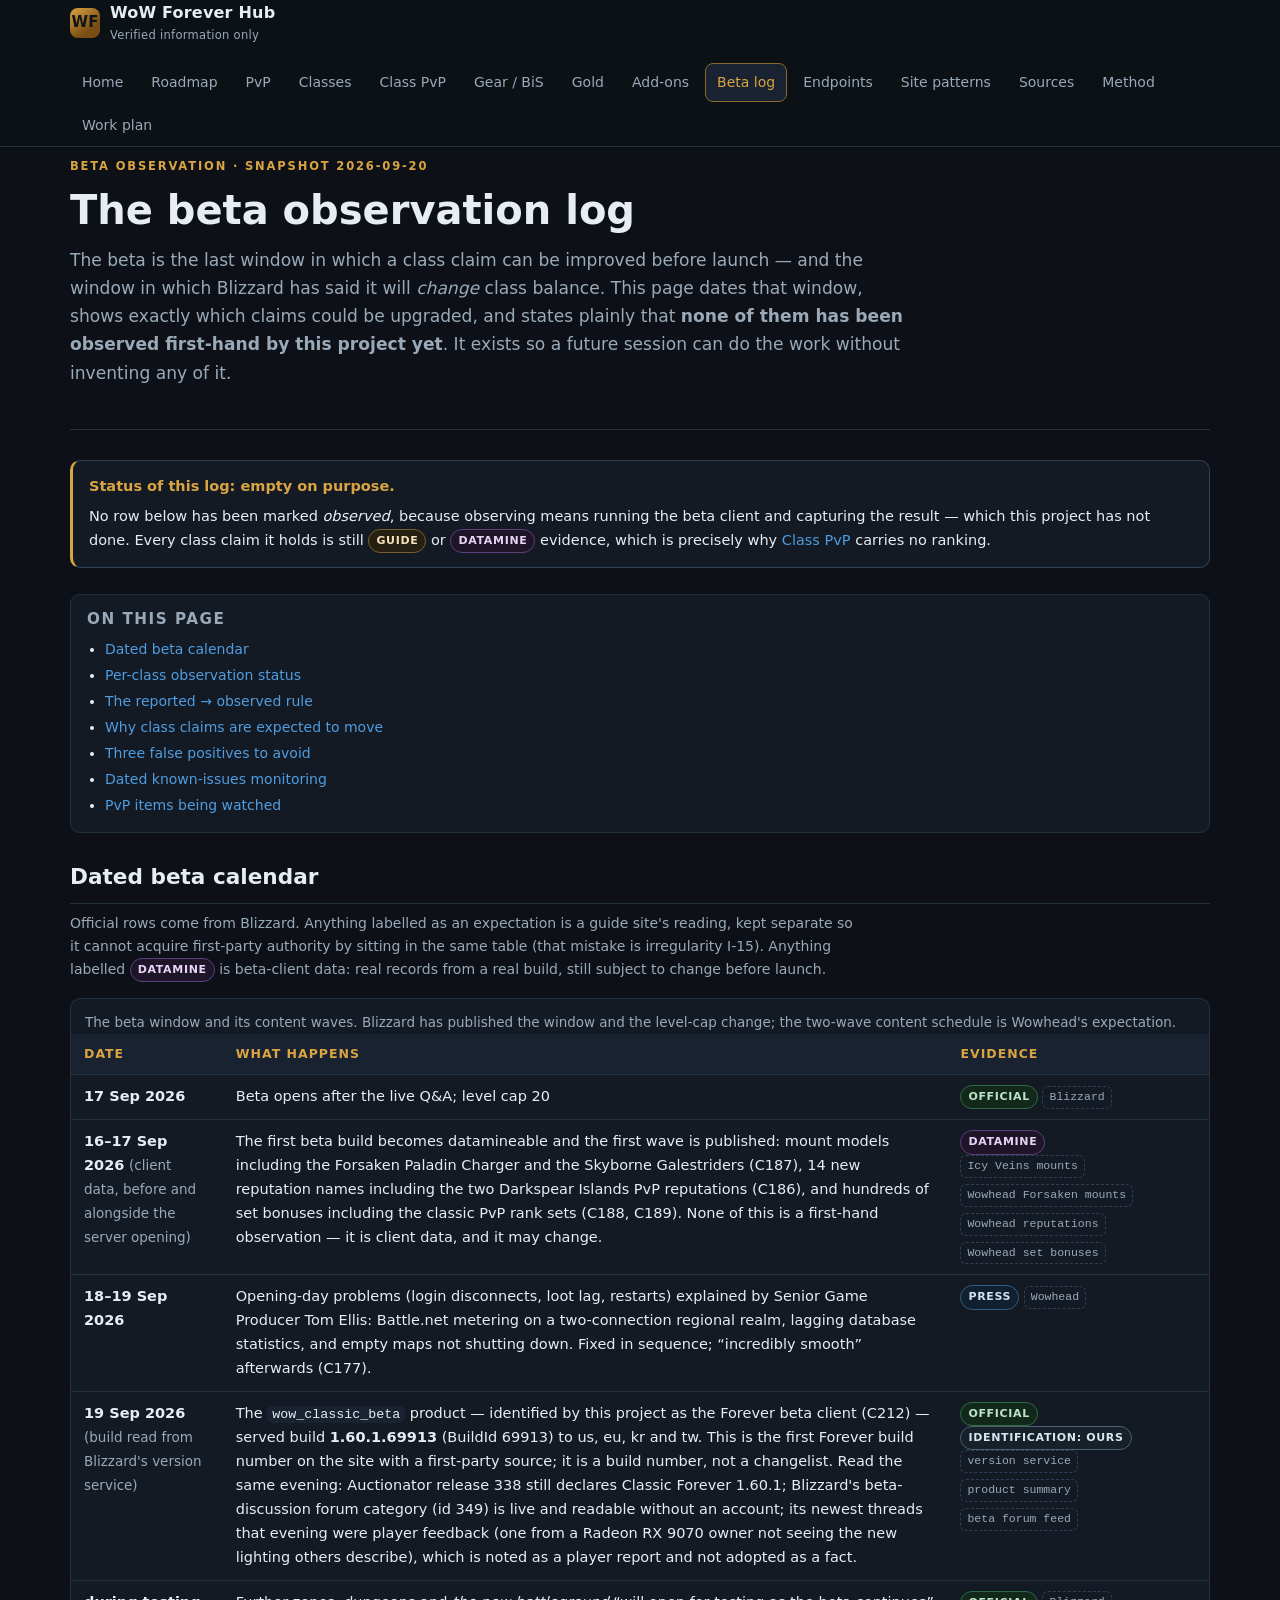
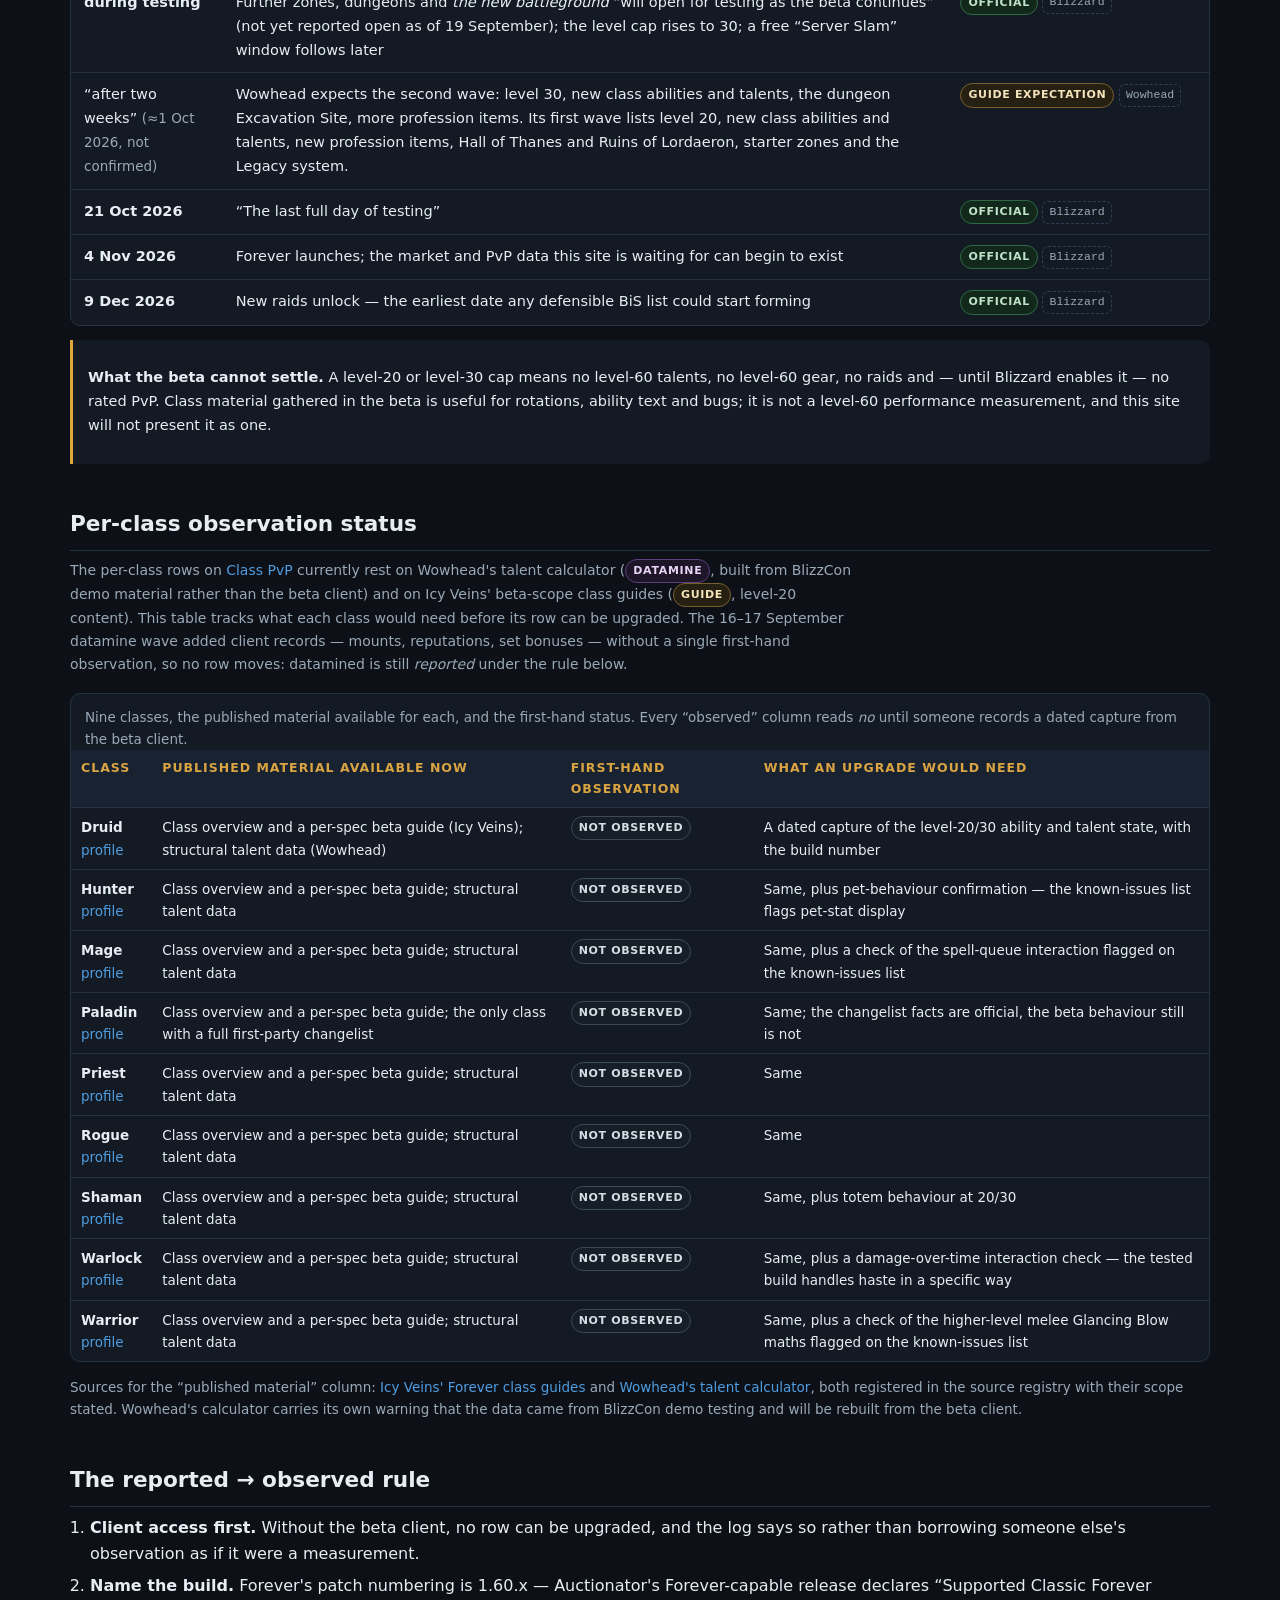
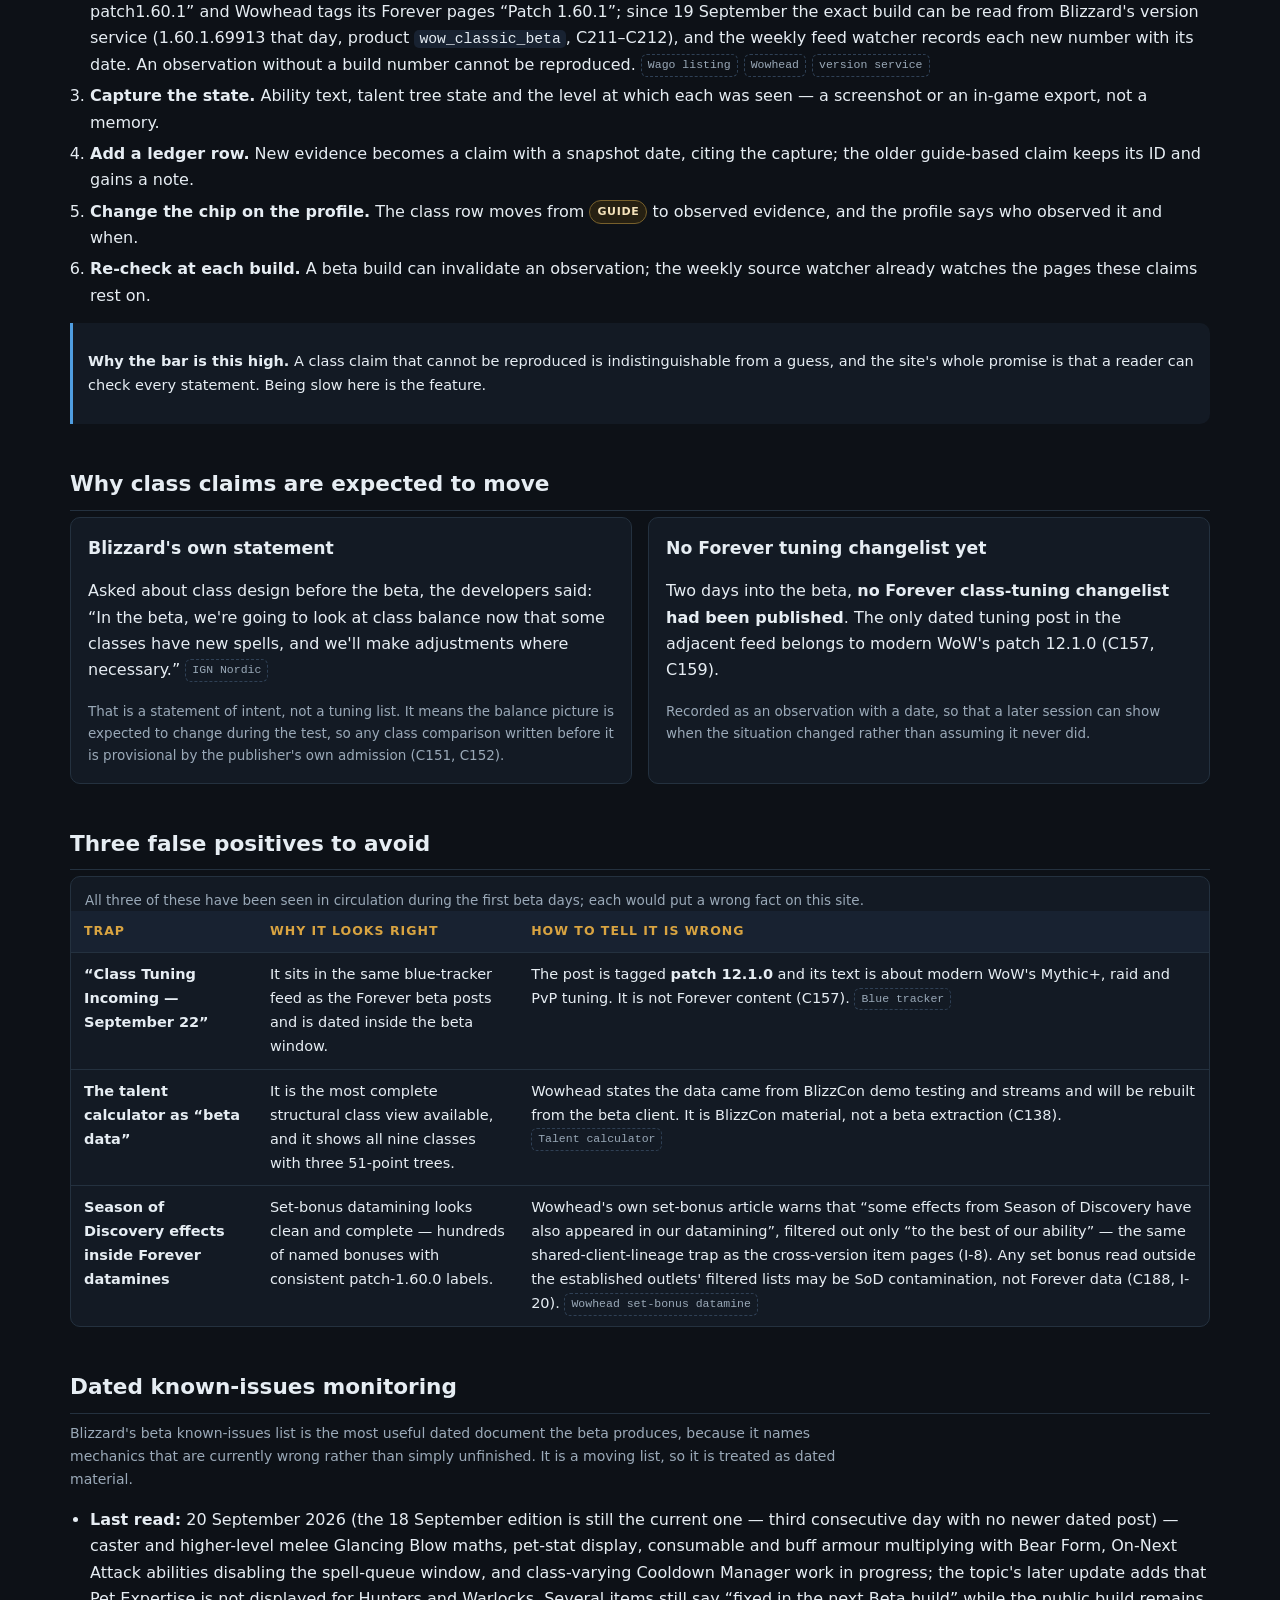
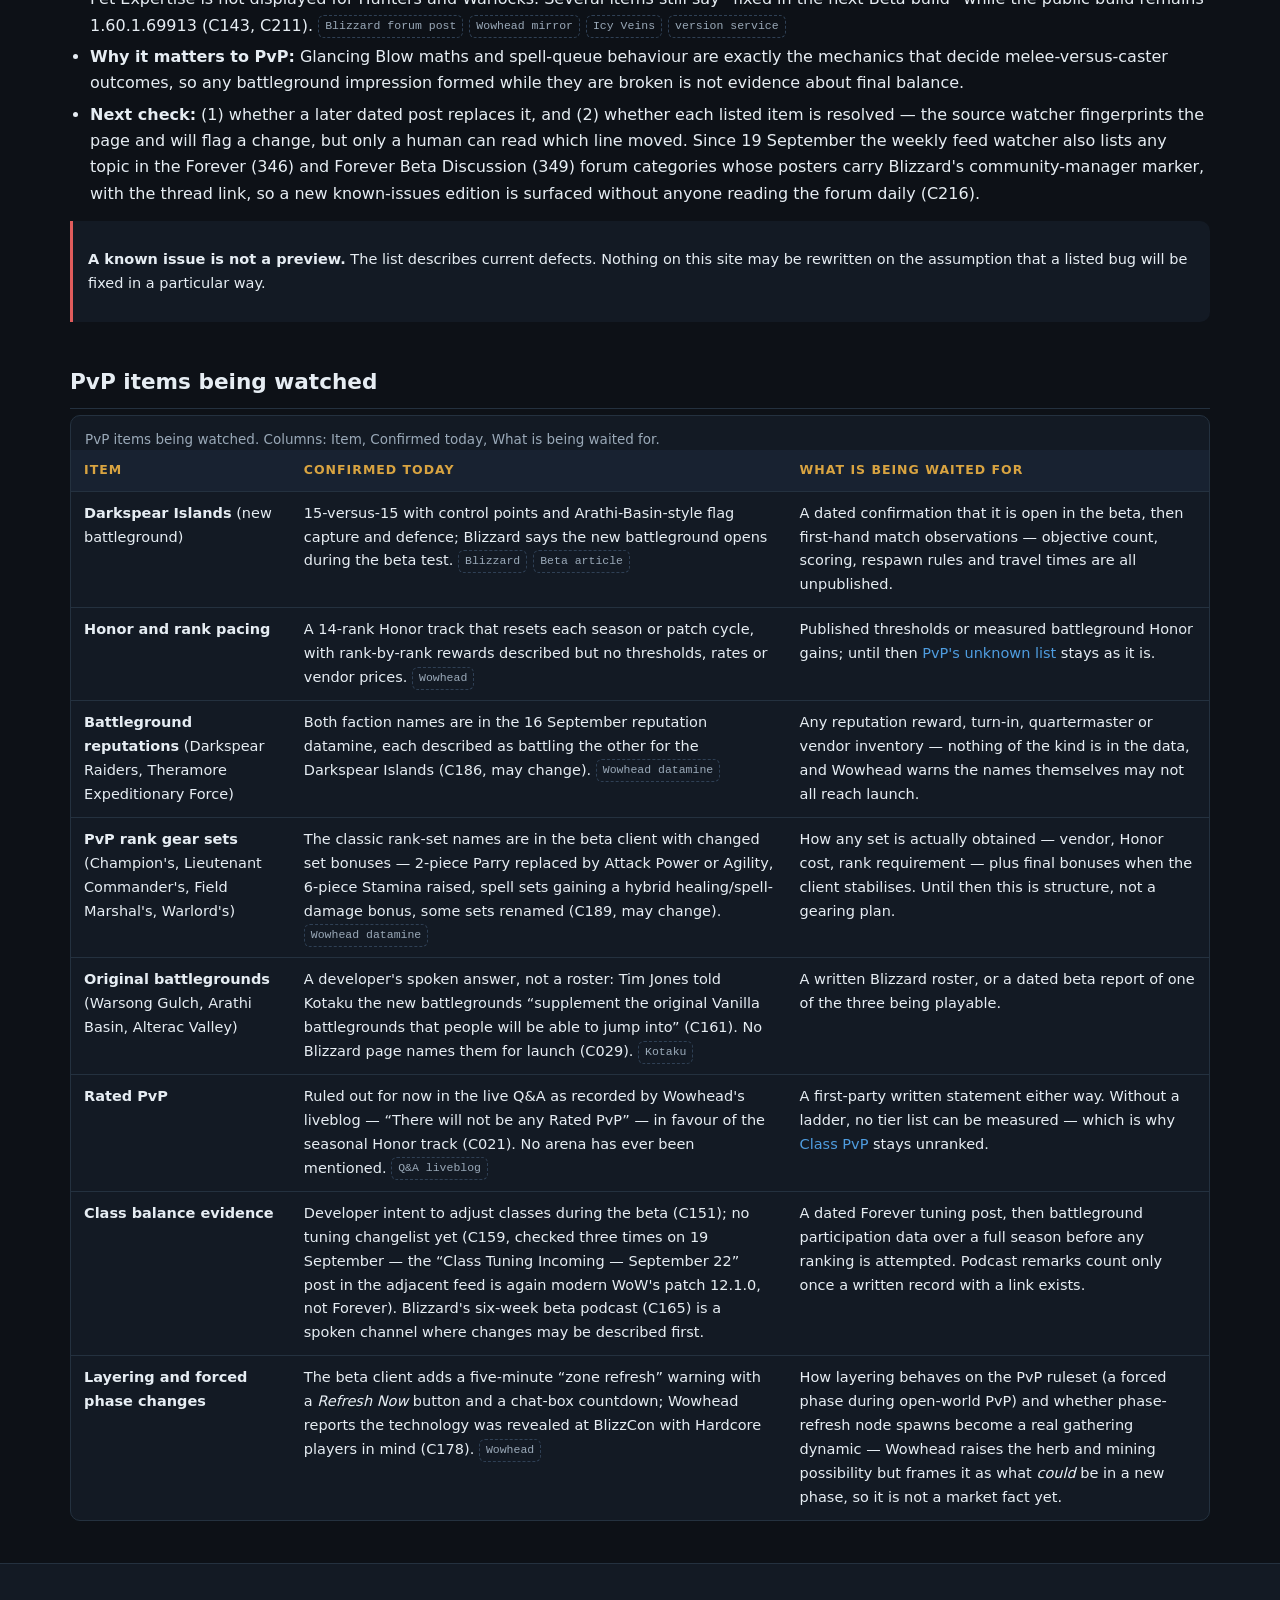
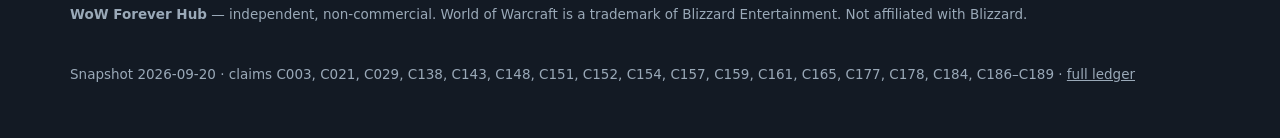
<file: beta.html>
<!DOCTYPE html>
<html lang="en">
<head>
<meta charset="utf-8">
<meta name="viewport" content="width=device-width, initial-scale=1">
<title>Beta observation log | WoW Forever Hub</title>
<meta name="description" content="The WoW Forever beta observation log: dated beta calendar, what is testable at level 20 and 30, the per-class observation status, the rules for upgrading a claim from reported to observed, and the three false positives to avoid.">
<meta name="theme-color" content="#0d1117">
<link rel="icon" href="data:image/svg+xml,%3Csvg%20xmlns='http://www.w3.org/2000/svg'%20viewBox='0%200%2064%2064'%3E%3Crect%20width='64'%20height='64'%20rx='12'%20fill='%230d1117'/%3E%3Ctext%20x='32'%20y='42'%20font-family='Georgia,serif'%20font-size='30'%20font-weight='700'%20fill='%23d9a441'%20text-anchor='middle'%3EWF%3C/text%3E%3C/svg%3E">
<meta property="og:type" content="article">
<meta property="og:title" content="Beta observation log | WoW Forever Hub">
<meta property="og:description" content="Dated beta calendar, per-class observation status, the reported-to-observed upgrade rule, and the false positives to avoid.">
<link rel="canonical" href="https://buffedlizard55-lab.github.io/WoWForever/beta.html">
<link rel="stylesheet" href="assets/css/style.css">
</head>
<body>
<a class="skip-link" href="#main">Skip to content</a>

<header class="site-header">
  <div class="wrap">
    <a class="brand" href="index.html">
      <span class="mark" aria-hidden="true">WF</span>
      <span>WoW Forever Hub<small>Verified information only</small></span>
    </a>
    <nav class="nav" aria-label="Main">
      <a href="index.html">Home</a>
      <a href="roadmap.html">Roadmap</a>
      <a href="pvp.html">PvP</a>
      <a href="classes.html">Classes</a>
      <a href="class-pvp.html">Class PvP</a>
      <a href="gear.html">Gear / BiS</a>
      <a href="gold.html">Gold</a>
      <a href="addons.html">Add-ons</a>
      <a href="beta.html">Beta log</a>
      <a href="data-api.html">Endpoints</a>
      <a href="site-patterns.html">Site patterns</a>
      <a href="sources.html">Sources</a>
      <a href="method.html">Method</a>
      <a href="work-plan.html">Work plan</a>
    </nav>
  </div>
</header>

<main id="main" class="wrap">

  <div class="hero">
    <p class="eyebrow">Beta observation · snapshot <span data-snapshot>2026-09-20</span></p>
    <h1>The beta observation log</h1>
    <p class="lede">
      The beta is the last window in which a class claim can be improved before launch — and the window in which Blizzard
      has said it will <em>change</em> class balance. This page dates that window, shows exactly which claims could be
      upgraded, and states plainly that <strong>none of them has been observed first-hand by this project yet</strong>.
      It exists so a future session can do the work without inventing any of it.
    </p>
  </div>

  <div class="banner">
    <strong>Status of this log: empty on purpose.</strong>
    <p>
      No row below has been marked <em>observed</em>, because observing means running the beta client and capturing the
      result — which this project has not done. Every class claim it holds is still
      <span class="chip guide">guide</span> or <span class="chip datamine">datamine</span> evidence, which is precisely
      why <a href="class-pvp.html">Class PvP</a> carries no ranking.
    </p>
  </div>

  <nav class="toc" aria-label="On this page">
    <h2>On this page</h2>
    <ul>
      <li><a href="#calendar">Dated beta calendar</a></li>
      <li><a href="#classes">Per-class observation status</a></li>
      <li><a href="#rule">The reported → observed rule</a></li>
      <li><a href="#balance">Why class claims are expected to move</a></li>
      <li><a href="#traps">Three false positives to avoid</a></li>
      <li><a href="#issues">Dated known-issues monitoring</a></li>
      <li><a href="#pvp">PvP items being watched</a></li>
    </ul>
  </nav>

  <section id="calendar" aria-labelledby="h-calendar">
    <h2 id="h-calendar">Dated beta calendar</h2>
    <p class="sub">
      Official rows come from Blizzard. Anything labelled as an expectation is a guide site's reading, kept separate so it
      cannot acquire first-party authority by sitting in the same table (that mistake is irregularity I-15). Anything
      labelled <span class="chip datamine">Datamine</span> is beta-client data: real records from a real build, still
      subject to change before launch.
    </p>
    <div class="table-wrap">
      <table>
        <caption>The beta window and its content waves. Blizzard has published the window and the level-cap change; the two-wave content schedule is Wowhead's expectation.</caption>
        <thead><tr><th scope="col">Date</th><th scope="col">What happens</th><th scope="col">Evidence</th></tr></thead>
        <tbody>
          <tr><td><strong>17 Sep 2026</strong></td><td>Beta opens after the live Q&amp;A; level cap 20</td><td><span class="chip official">Official</span> <span class="srcs"><a class="src" href="https://news.blizzard.com/en-us/article/24304160/the-world-of-warcraft-forever-beta-now-live" rel="noopener">Blizzard</a></span></td></tr>
          <tr><td><strong>16–17 Sep 2026</strong> <span class="small">(client data, before and alongside the server opening)</span></td><td>The first beta build becomes datamineable and the first wave is published: mount models including the Forsaken Paladin Charger and the Skyborne Galestriders (C187), 14 new reputation names including the two Darkspear Islands PvP reputations (C186), and hundreds of set bonuses including the classic PvP rank sets (C188, C189). None of this is a first-hand observation — it is client data, and it may change.</td><td><span class="chip datamine">Datamine</span> <span class="srcs"><a class="src" href="https://www.icy-veins.com/wow-forever/news/wow-forever-just-revealed-its-first-wave-of-mounts-spoiler-warning/" rel="noopener">Icy Veins mounts</a><a class="src" href="https://www.wowhead.com/forever/news/new-forsaken-paladin-mounts-datamined-from-forever-beta-client-382940" rel="noopener">Wowhead Forsaken mounts</a><a class="src" href="https://www.wowhead.com/forever/news/new-reputation-names-datamined-for-wow-forever-382945" rel="noopener">Wowhead reputations</a><a class="src" href="https://www.wowhead.com/forever/news/new-and-updated-gear-set-bonuses-in-wow-forever-382958" rel="noopener">Wowhead set bonuses</a></span></td></tr>
          <tr><td><strong>18–19 Sep 2026</strong></td><td>Opening-day problems (login disconnects, loot lag, restarts) explained by Senior Game Producer Tom Ellis: Battle.net metering on a two-connection regional realm, lagging database statistics, and empty maps not shutting down. Fixed in sequence; “incredibly smooth” afterwards (C177).</td><td><span class="chip press">Press</span> <span class="srcs"><a class="src" href="https://www.wowhead.com/forever/news/behind-the-scenes-of-the-wow-forever-beta-issues-tom-ellis-explains-on-x-382993" rel="noopener">Wowhead</a></span></td></tr>
          <tr><td><strong>19 Sep 2026</strong> <span class="small">(build read from Blizzard's version service)</span></td><td>The <code>wow_classic_beta</code> product — identified by this project as the Forever beta client (C212) — served build <strong>1.60.1.69913</strong> (BuildId 69913) to us, eu, kr and tw. This is the first Forever build number on the site with a first-party source; it is a build number, not a changelist. Read the same evening: Auctionator release 338 still declares Classic Forever 1.60.1; Blizzard's beta-discussion forum category (id 349) is live and readable without an account; its newest threads that evening were player feedback (one from a Radeon RX 9070 owner not seeing the new lighting others describe), which is noted as a player report and not adopted as a fact.</td><td><span class="chip official">Official</span> <span class="chip ours">Identification: ours</span> <span class="srcs"><a class="src" href="https://us.version.battle.net/v2/products/wow_classic_beta/versions" rel="noopener">version service</a><a class="src" href="https://us.version.battle.net/v2/summary" rel="noopener">product summary</a><a class="src" href="https://us.forums.blizzard.com/en/wow/c/in-development/wow-forever-beta-discussion/349/l/latest.json" rel="noopener">beta forum feed</a></span></td></tr>
          <tr><td><strong>during testing</strong></td><td>Further zones, dungeons and <em>the new battleground</em> “will open for testing as the beta continues” (not yet reported open as of 19 September); the level cap rises to 30; a free “Server Slam” window follows later</td><td><span class="chip official">Official</span> <span class="srcs"><a class="src" href="https://news.blizzard.com/en-us/article/24304160/the-world-of-warcraft-forever-beta-now-live" rel="noopener">Blizzard</a></span></td></tr>
          <tr><td>“after two weeks” <span class="small">(≈1 Oct 2026, not confirmed)</span></td><td>Wowhead expects the second wave: level 30, new class abilities and talents, the dungeon Excavation Site, more profession items. Its first wave lists level 20, new class abilities and talents, new profession items, Hall of Thanes and Ruins of Lordaeron, starter zones and the Legacy system.</td><td><span class="chip guide">Guide expectation</span> <span class="srcs"><a class="src" href="https://www.wowhead.com/forever/guide/beta-content-unlock-overview" rel="noopener">Wowhead</a></span></td></tr>
          <tr><td><strong>21 Oct 2026</strong></td><td>“The last full day of testing”</td><td><span class="chip official">Official</span> <span class="srcs"><a class="src" href="https://news.blizzard.com/en-us/article/24304160/the-world-of-warcraft-forever-beta-now-live" rel="noopener">Blizzard</a></span></td></tr>
          <tr><td><strong>4 Nov 2026</strong></td><td>Forever launches; the market and PvP data this site is waiting for can begin to exist</td><td><span class="chip official">Official</span> <span class="srcs"><a class="src" href="https://news.blizzard.com/en-us/article/24303862/world-of-warcraft-forever-whats-next-panel-recap" rel="noopener">Blizzard</a></span></td></tr>
          <tr><td><strong>9 Dec 2026</strong></td><td>New raids unlock — the earliest date any defensible BiS list could start forming</td><td><span class="chip official">Official</span> <span class="srcs"><a class="src" href="https://news.blizzard.com/en-us/article/24303862/world-of-warcraft-forever-whats-next-panel-recap" rel="noopener">Blizzard</a></span></td></tr>
        </tbody>
      </table>
    </div>
    <div class="note caution">
      <p><strong>What the beta cannot settle.</strong> A level-20 or level-30 cap means no level-60 talents, no level-60
      gear, no raids and — until Blizzard enables it — no rated PvP. Class material gathered in the beta is useful for
      rotations, ability text and bugs; it is not a level-60 performance measurement, and this site will not present it as
      one.</p>
    </div>
  </section>

  <section id="classes" aria-labelledby="h-classes">
    <h2 id="h-classes">Per-class observation status</h2>
    <p class="sub">
      The per-class rows on <a href="class-pvp.html">Class PvP</a> currently rest on Wowhead's talent calculator
      (<span class="chip datamine">datamine</span>, built from BlizzCon demo material rather than the beta client) and on
      Icy Veins' beta-scope class guides (<span class="chip guide">guide</span>, level-20 content). This table tracks what
      each class would need before its row can be upgraded. The 16–17 September datamine wave added client records —
      mounts, reputations, set bonuses — without a single first-hand observation, so no row moves: datamined is still
      <em>reported</em> under the rule below.
    </p>
    <div class="table-wrap">
      <table class="compact">
        <caption>Nine classes, the published material available for each, and the first-hand status. Every “observed” column reads <em>no</em> until someone records a dated capture from the beta client.</caption>
        <thead><tr><th scope="col">Class</th><th scope="col">Published material available now</th><th scope="col">First-hand observation</th><th scope="col">What an upgrade would need</th></tr></thead>
        <tbody>
          <tr><td><strong>Druid</strong><br><span class="small"><a href="class-pvp.html#druid">profile</a></span></td><td>Class overview and a per-spec beta guide (Icy Veins); structural talent data (Wowhead)</td><td><span class="chip pending">not observed</span></td><td>A dated capture of the level-20/30 ability and talent state, with the build number</td></tr>
          <tr><td><strong>Hunter</strong><br><span class="small"><a href="class-pvp.html#hunter">profile</a></span></td><td>Class overview and a per-spec beta guide; structural talent data</td><td><span class="chip pending">not observed</span></td><td>Same, plus pet-behaviour confirmation — the known-issues list flags pet-stat display</td></tr>
          <tr><td><strong>Mage</strong><br><span class="small"><a href="class-pvp.html#mage">profile</a></span></td><td>Class overview and a per-spec beta guide; structural talent data</td><td><span class="chip pending">not observed</span></td><td>Same, plus a check of the spell-queue interaction flagged on the known-issues list</td></tr>
          <tr><td><strong>Paladin</strong><br><span class="small"><a href="class-pvp.html#paladin">profile</a></span></td><td>Class overview and a per-spec beta guide; the only class with a full first-party changelist</td><td><span class="chip pending">not observed</span></td><td>Same; the changelist facts are official, the beta behaviour still is not</td></tr>
          <tr><td><strong>Priest</strong><br><span class="small"><a href="class-pvp.html#priest">profile</a></span></td><td>Class overview and a per-spec beta guide; structural talent data</td><td><span class="chip pending">not observed</span></td><td>Same</td></tr>
          <tr><td><strong>Rogue</strong><br><span class="small"><a href="class-pvp.html#rogue">profile</a></span></td><td>Class overview and a per-spec beta guide; structural talent data</td><td><span class="chip pending">not observed</span></td><td>Same</td></tr>
          <tr><td><strong>Shaman</strong><br><span class="small"><a href="class-pvp.html#shaman">profile</a></span></td><td>Class overview and a per-spec beta guide; structural talent data</td><td><span class="chip pending">not observed</span></td><td>Same, plus totem behaviour at 20/30</td></tr>
          <tr><td><strong>Warlock</strong><br><span class="small"><a href="class-pvp.html#warlock">profile</a></span></td><td>Class overview and a per-spec beta guide; structural talent data</td><td><span class="chip pending">not observed</span></td><td>Same, plus a damage-over-time interaction check — the tested build handles haste in a specific way</td></tr>
          <tr><td><strong>Warrior</strong><br><span class="small"><a href="class-pvp.html#warrior">profile</a></span></td><td>Class overview and a per-spec beta guide; structural talent data</td><td><span class="chip pending">not observed</span></td><td>Same, plus a check of the higher-level melee Glancing Blow maths flagged on the known-issues list</td></tr>
        </tbody>
      </table>
    </div>
    <p class="small">
      Sources for the “published material” column: <a href="https://www.icy-veins.com/wow-forever/" rel="noopener">Icy Veins' Forever class guides</a>
      and <a href="https://www.wowhead.com/forever/talent-calc" rel="noopener">Wowhead's talent calculator</a>, both registered in the source
      registry with their scope stated. Wowhead's calculator carries its own warning that the data came from BlizzCon demo testing and
      will be rebuilt from the beta client.
    </p>
  </section>

  <section id="rule" aria-labelledby="h-rule">
    <h2 id="h-rule">The reported → observed rule</h2>
    <ol class="clean">
      <li><strong>Client access first.</strong> Without the beta client, no row can be upgraded, and the log says so rather than borrowing someone else's observation as if it were a measurement.</li>
      <li><strong>Name the build.</strong> Forever's patch numbering is 1.60.x — Auctionator's Forever-capable release declares
        “Supported Classic Forever patch1.60.1” and Wowhead tags its Forever pages “Patch 1.60.1”; since 19 September the exact
        build can be read from Blizzard's version service (1.60.1.69913 that day, product <code>wow_classic_beta</code>, C211–C212),
        and the weekly feed watcher records each new number with its date. An observation without a build number cannot be reproduced.
        <span class="srcs"><a class="src" href="https://addons.wago.io/addons/auctionator/versions?stability=stable" rel="noopener">Wago listing</a><a class="src" href="https://www.wowhead.com/forever/guide/beta-content-unlock-overview" rel="noopener">Wowhead</a><a class="src" href="https://us.version.battle.net/v2/products/wow_classic_beta/versions" rel="noopener">version service</a></span></li>
      <li><strong>Capture the state.</strong> Ability text, talent tree state and the level at which each was seen — a screenshot or an in-game export, not a memory.</li>
      <li><strong>Add a ledger row.</strong> New evidence becomes a claim with a snapshot date, citing the capture; the older guide-based claim keeps its ID and gains a note.</li>
      <li><strong>Change the chip on the profile.</strong> The class row moves from <span class="chip guide">guide</span> to observed evidence, and the profile says who observed it and when.</li>
      <li><strong>Re-check at each build.</strong> A beta build can invalidate an observation; the weekly source watcher already watches the pages these claims rest on.</li>
    </ol>
    <div class="note">
      <p><strong>Why the bar is this high.</strong> A class claim that cannot be reproduced is indistinguishable from a
      guess, and the site's whole promise is that a reader can check every statement. Being slow here is the feature.</p>
    </div>
  </section>

  <section id="balance" aria-labelledby="h-balance">
    <h2 id="h-balance">Why class claims are expected to move</h2>
    <div class="grid two">
      <div class="card">
        <h3>Blizzard's own statement</h3>
        <p>
          Asked about class design before the beta, the developers said:
          “In the beta, we're going to look at class balance now that some classes have new spells, and we'll make
          adjustments where necessary.”
          <span class="srcs"><a class="src" href="https://nordic.ign.com/world-of-warcraft-forever/112801/world-of-warcraft-forever-needs-to-truly-be-forever-interview" rel="noopener">IGN Nordic</a></span>
        </p>
        <p class="small">
          That is a statement of intent, not a tuning list. It means the balance picture is expected to change during the
          test, so any class comparison written before it is provisional by the publisher's own admission (C151, C152).
        </p>
      </div>
      <div class="card">
        <h3>No Forever tuning changelist yet</h3>
        <p>
          Two days into the beta, <strong>no Forever class-tuning changelist had been published</strong>. The only dated
          tuning post in the adjacent feed belongs to modern WoW's patch 12.1.0 (C157, C159).
        </p>
        <p class="small">
          Recorded as an observation with a date, so that a later session can show when the situation changed rather than
          assuming it never did.
        </p>
      </div>
    </div>
  </section>

  <section id="traps" aria-labelledby="h-traps">
    <h2 id="h-traps">Three false positives to avoid</h2>
    <div class="table-wrap">
      <table>
        <caption>All three of these have been seen in circulation during the first beta days; each would put a wrong fact on this site.</caption>
        <thead><tr><th scope="col">Trap</th><th scope="col">Why it looks right</th><th scope="col">How to tell it is wrong</th></tr></thead>
        <tbody>
          <tr>
            <td><strong>“Class Tuning Incoming — September 22”</strong></td>
            <td>It sits in the same blue-tracker feed as the Forever beta posts and is dated inside the beta window.</td>
            <td>The post is tagged <strong>patch 12.1.0</strong> and its text is about modern WoW's Mythic+, raid and PvP tuning. It is not Forever content (C157).
              <span class="srcs"><a class="src" href="https://www.wowhead.com/blue-tracker/topic/us/2354340" rel="noopener">Blue tracker</a></span></td>
          </tr>
          <tr>
            <td><strong>The talent calculator as “beta data”</strong></td>
            <td>It is the most complete structural class view available, and it shows all nine classes with three 51-point trees.</td>
            <td>Wowhead states the data came from BlizzCon demo testing and streams and will be rebuilt from the beta client. It is BlizzCon material, not a beta extraction (C138).
              <span class="srcs"><a class="src" href="https://www.wowhead.com/forever/talent-calc" rel="noopener">Talent calculator</a></span></td>
          </tr>
          <tr>
            <td><strong>Season of Discovery effects inside Forever datamines</strong></td>
            <td>Set-bonus datamining looks clean and complete — hundreds of named bonuses with consistent patch-1.60.0 labels.</td>
            <td>Wowhead's own set-bonus article warns that “some effects from Season of Discovery have also appeared in our datamining”, filtered out only “to the best of our ability” — the same shared-client-lineage trap as the cross-version item pages (I-8). Any set bonus read outside the established outlets' filtered lists may be SoD contamination, not Forever data (C188, I-20).
              <span class="srcs"><a class="src" href="https://www.wowhead.com/forever/news/new-and-updated-gear-set-bonuses-in-wow-forever-382958" rel="noopener">Wowhead set-bonus datamine</a></span></td>
          </tr>
        </tbody>
      </table>
    </div>
  </section>

  <section id="issues" aria-labelledby="h-issues">
    <h2 id="h-issues">Dated known-issues monitoring</h2>
    <p class="sub">
      Blizzard's beta known-issues list is the most useful dated document the beta produces, because it names mechanics
      that are currently wrong rather than simply unfinished. It is a moving list, so it is treated as dated material.
    </p>
    <ul class="clean">
      <li><strong>Last read:</strong> 20 September 2026 (the 18 September edition is still the current one — third consecutive day with no newer dated post) — caster and higher-level melee Glancing Blow maths, pet-stat display, consumable and buff armour multiplying with Bear Form, On-Next Attack abilities disabling the spell-queue window, and class-varying Cooldown Manager work in progress; the topic's later update adds that Pet Expertise is not displayed for Hunters and Warlocks. Several items still say “fixed in the next Beta build” while the public build remains 1.60.1.69913 (C143, C211).
        <span class="srcs"><a class="src" href="https://us.forums.blizzard.com/en/wow/t/2352687/1" rel="noopener">Blizzard forum post</a><a class="src" href="https://www.wowhead.com/blue-tracker/topic/us/2352687" rel="noopener">Wowhead mirror</a><a class="src" href="https://www.icy-veins.com/wow-forever/news/wow-forever-beta-known-issues-list-september-18th/" rel="noopener">Icy Veins</a><a class="src" href="https://us.version.battle.net/v2/products/wow_classic_beta/versions" rel="noopener">version service</a></span></li>
      <li><strong>Why it matters to PvP:</strong> Glancing Blow maths and spell-queue behaviour are exactly the mechanics that decide melee-versus-caster outcomes, so any battleground impression formed while they are broken is not evidence about final balance.</li>
      <li><strong>Next check:</strong> (1) whether a later dated post replaces it, and (2) whether each listed item is resolved — the source watcher fingerprints the page and will flag a change, but only a human can read which line moved. Since 19 September the weekly feed watcher also lists any topic in the Forever (346) and Forever Beta Discussion (349) forum categories whose posters carry Blizzard's community-manager marker, with the thread link, so a new known-issues edition is surfaced without anyone reading the forum daily (C216).</li>
    </ul>
    <div class="note warn">
      <p><strong>A known issue is not a preview.</strong> The list describes current defects. Nothing on this site may be
      rewritten on the assumption that a listed bug will be fixed in a particular way.</p>
    </div>
  </section>

  <section id="pvp" aria-labelledby="h-pvp">
    <h2 id="h-pvp">PvP items being watched</h2>
    <div class="table-wrap">
      <table>
        <caption>PvP items being watched. Columns: Item, Confirmed today, What is being waited for.</caption>
        <thead><tr><th scope="col">Item</th><th scope="col">Confirmed today</th><th scope="col">What is being waited for</th></tr></thead>
        <tbody>
          <tr>
            <td><strong>Darkspear Islands</strong> (new battleground)</td>
            <td>15-versus-15 with control points and Arathi-Basin-style flag capture and defence; Blizzard says the new battleground opens during the beta test.
              <span class="srcs"><a class="src" href="https://news.blizzard.com/en-us/article/24303862/world-of-warcraft-forever-whats-next-panel-recap" rel="noopener">Blizzard</a><a class="src" href="https://news.blizzard.com/en-us/article/24304160/the-world-of-warcraft-forever-beta-now-live" rel="noopener">Beta article</a></span></td>
            <td>A dated confirmation that it is open in the beta, then first-hand match observations — objective count, scoring, respawn rules and travel times are all unpublished.</td>
          </tr>
          <tr>
            <td><strong>Honor and rank pacing</strong></td>
            <td>A 14-rank Honor track that resets each season or patch cycle, with rank-by-rank rewards described but no thresholds, rates or vendor prices.
              <span class="srcs"><a class="src" href="https://www.wowhead.com/forever/news/14-rank-pvp-honor-track-and-darkspear-islands-battleground-coming-in-wow-forever-382947" rel="noopener">Wowhead</a></span></td>
            <td>Published thresholds or measured battleground Honor gains; until then <a href="pvp.html#unknown">PvP's unknown list</a> stays as it is.</td>
          </tr>
          <tr>
            <td><strong>Battleground reputations</strong> (Darkspear Raiders, Theramore Expeditionary Force)</td>
            <td>Both faction names are in the 16 September reputation datamine, each described as battling the other for the Darkspear Islands (C186, may change).
              <span class="srcs"><a class="src" href="https://www.wowhead.com/forever/news/new-reputation-names-datamined-for-wow-forever-382945" rel="noopener">Wowhead datamine</a></span></td>
            <td>Any reputation reward, turn-in, quartermaster or vendor inventory — nothing of the kind is in the data, and Wowhead warns the names themselves may not all reach launch.</td>
          </tr>
          <tr>
            <td><strong>PvP rank gear sets</strong> (Champion's, Lieutenant Commander's, Field Marshal's, Warlord's)</td>
            <td>The classic rank-set names are in the beta client with changed set bonuses — 2-piece Parry replaced by Attack Power or Agility, 6-piece Stamina raised, spell sets gaining a hybrid healing/spell-damage bonus, some sets renamed (C189, may change).
              <span class="srcs"><a class="src" href="https://www.wowhead.com/forever/news/new-and-updated-gear-set-bonuses-in-wow-forever-382958" rel="noopener">Wowhead datamine</a></span></td>
            <td>How any set is actually obtained — vendor, Honor cost, rank requirement — plus final bonuses when the client stabilises. Until then this is structure, not a gearing plan.</td>
          </tr>
          <tr>
            <td><strong>Original battlegrounds</strong> (Warsong Gulch, Arathi Basin, Alterac Valley)</td>
            <td>A developer's spoken answer, not a roster: Tim Jones told Kotaku the new battlegrounds “supplement the original Vanilla battlegrounds that people will be able to jump into” (C161). No Blizzard page names them for launch (C029).
              <span class="srcs"><a class="src" href="https://kotaku.com/new-things-learned-world-of-warcraft-forever-2000734005" rel="noopener">Kotaku</a></span></td>
            <td>A written Blizzard roster, or a dated beta report of one of the three being playable.</td>
          </tr>
          <tr>
            <td><strong>Rated PvP</strong></td>
            <td>Ruled out for now in the live Q&amp;A as recorded by Wowhead's liveblog — “There will not be any Rated PvP” — in favour of the seasonal Honor track (C021). No arena has ever been mentioned.
              <span class="srcs"><a class="src" href="https://www.wowhead.com/forever/news/world-of-warcraft-live-q-a-liveblog-midnight-and-forever-382967" rel="noopener">Q&amp;A liveblog</a></span></td>
            <td>A first-party written statement either way. Without a ladder, no tier list can be measured — which is why <a href="class-pvp.html">Class PvP</a> stays unranked.</td>
          </tr>
          <tr>
            <td><strong>Class balance evidence</strong></td>
            <td>Developer intent to adjust classes during the beta (C151); no tuning changelist yet (C159, checked three times on 19 September — the “Class Tuning Incoming — September 22” post in the adjacent feed is again modern WoW's patch 12.1.0, not Forever). Blizzard's six-week beta podcast (C165) is a spoken channel where changes may be described first.</td>
            <td>A dated Forever tuning post, then battleground participation data over a full season before any ranking is attempted. Podcast remarks count only once a written record with a link exists.</td>
          </tr>
          <tr>
            <td><strong>Layering and forced phase changes</strong></td>
            <td>The beta client adds a five-minute “zone refresh” warning with a <em>Refresh Now</em> button and a chat-box countdown; Wowhead reports the technology was revealed at BlizzCon with Hardcore players in mind (C178).
              <span class="srcs"><a class="src" href="https://www.wowhead.com/forever/news/new-phasing-notification-in-wow-forever-changing-phases-safely-382994" rel="noopener">Wowhead</a></span></td>
            <td>How layering behaves on the PvP ruleset (a forced phase during open-world PvP) and whether phase-refresh node spawns become a real gathering dynamic — Wowhead raises the herb and mining possibility but frames it as what <em>could</em> be in a new phase, so it is not a market fact yet.</td>
          </tr>
        </tbody>
      </table>
    </div>
  </section>

</main>

<footer class="site-footer">
  <div class="wrap">
    <p><strong>WoW Forever Hub</strong> — independent, non-commercial. World of Warcraft is a trademark of Blizzard Entertainment. Not affiliated with Blizzard.</p>
    <p>Snapshot <span data-snapshot>2026-09-20</span> · claims C003, C021, C029, C138, C143, C148, C151, C152, C154, C157, C159, C161, C165, C177, C178, C184, C186–C189 · <a href="sources.html#claims">full ledger</a></p>
  </div>
</footer>

<script src="assets/js/site.js"></script>
</body>
</html>
</file>
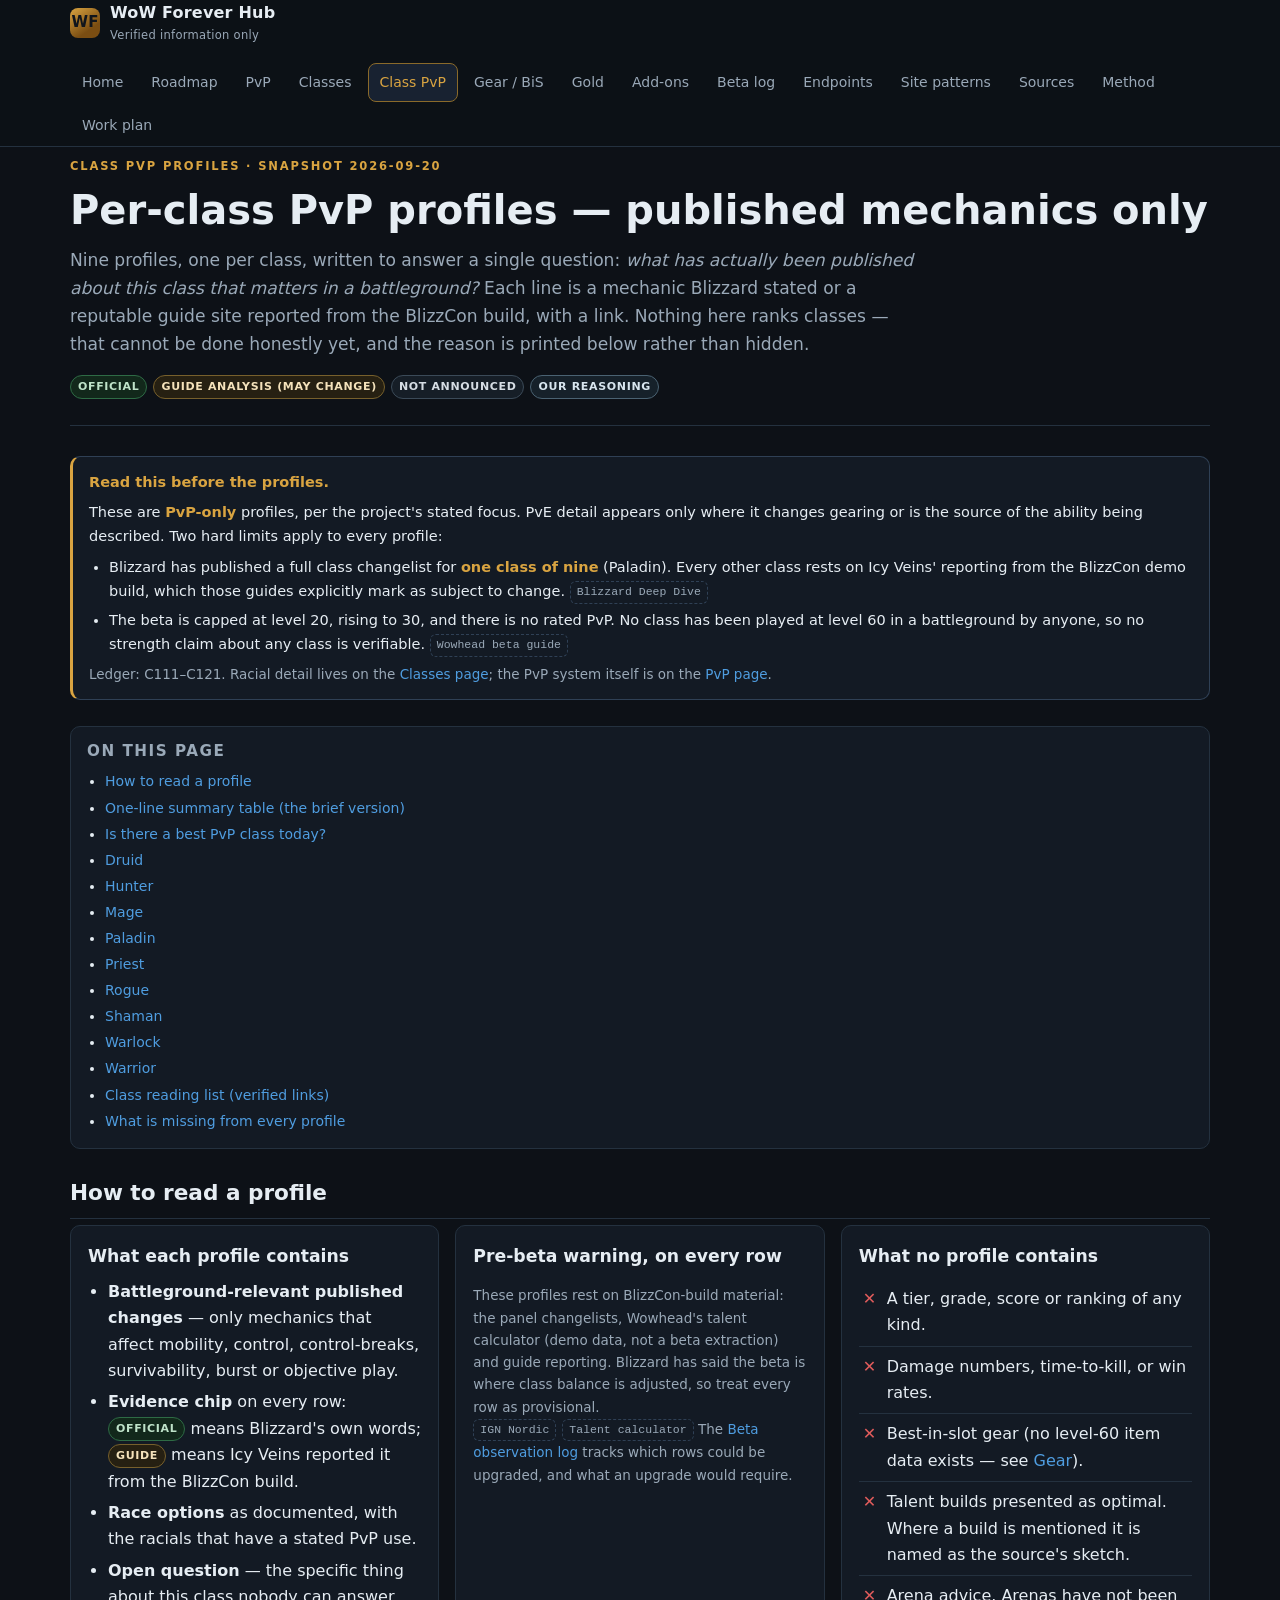
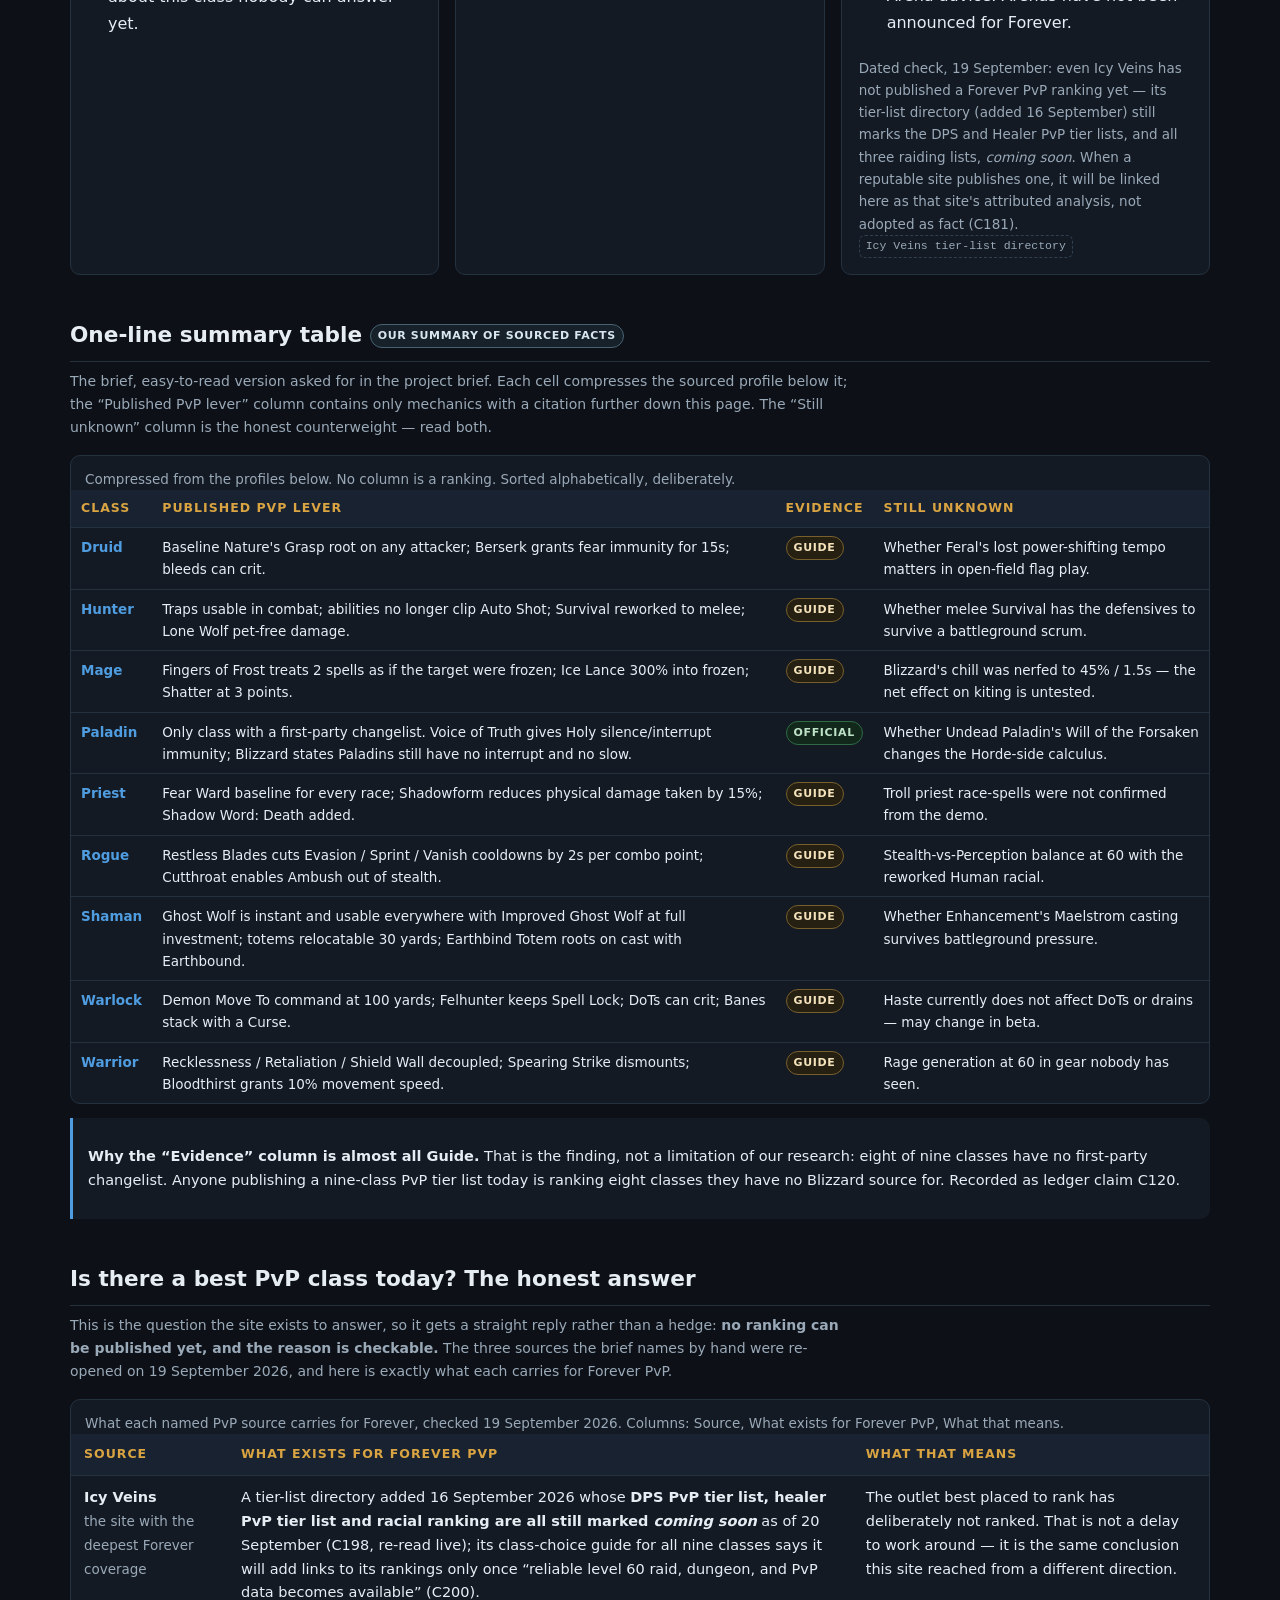
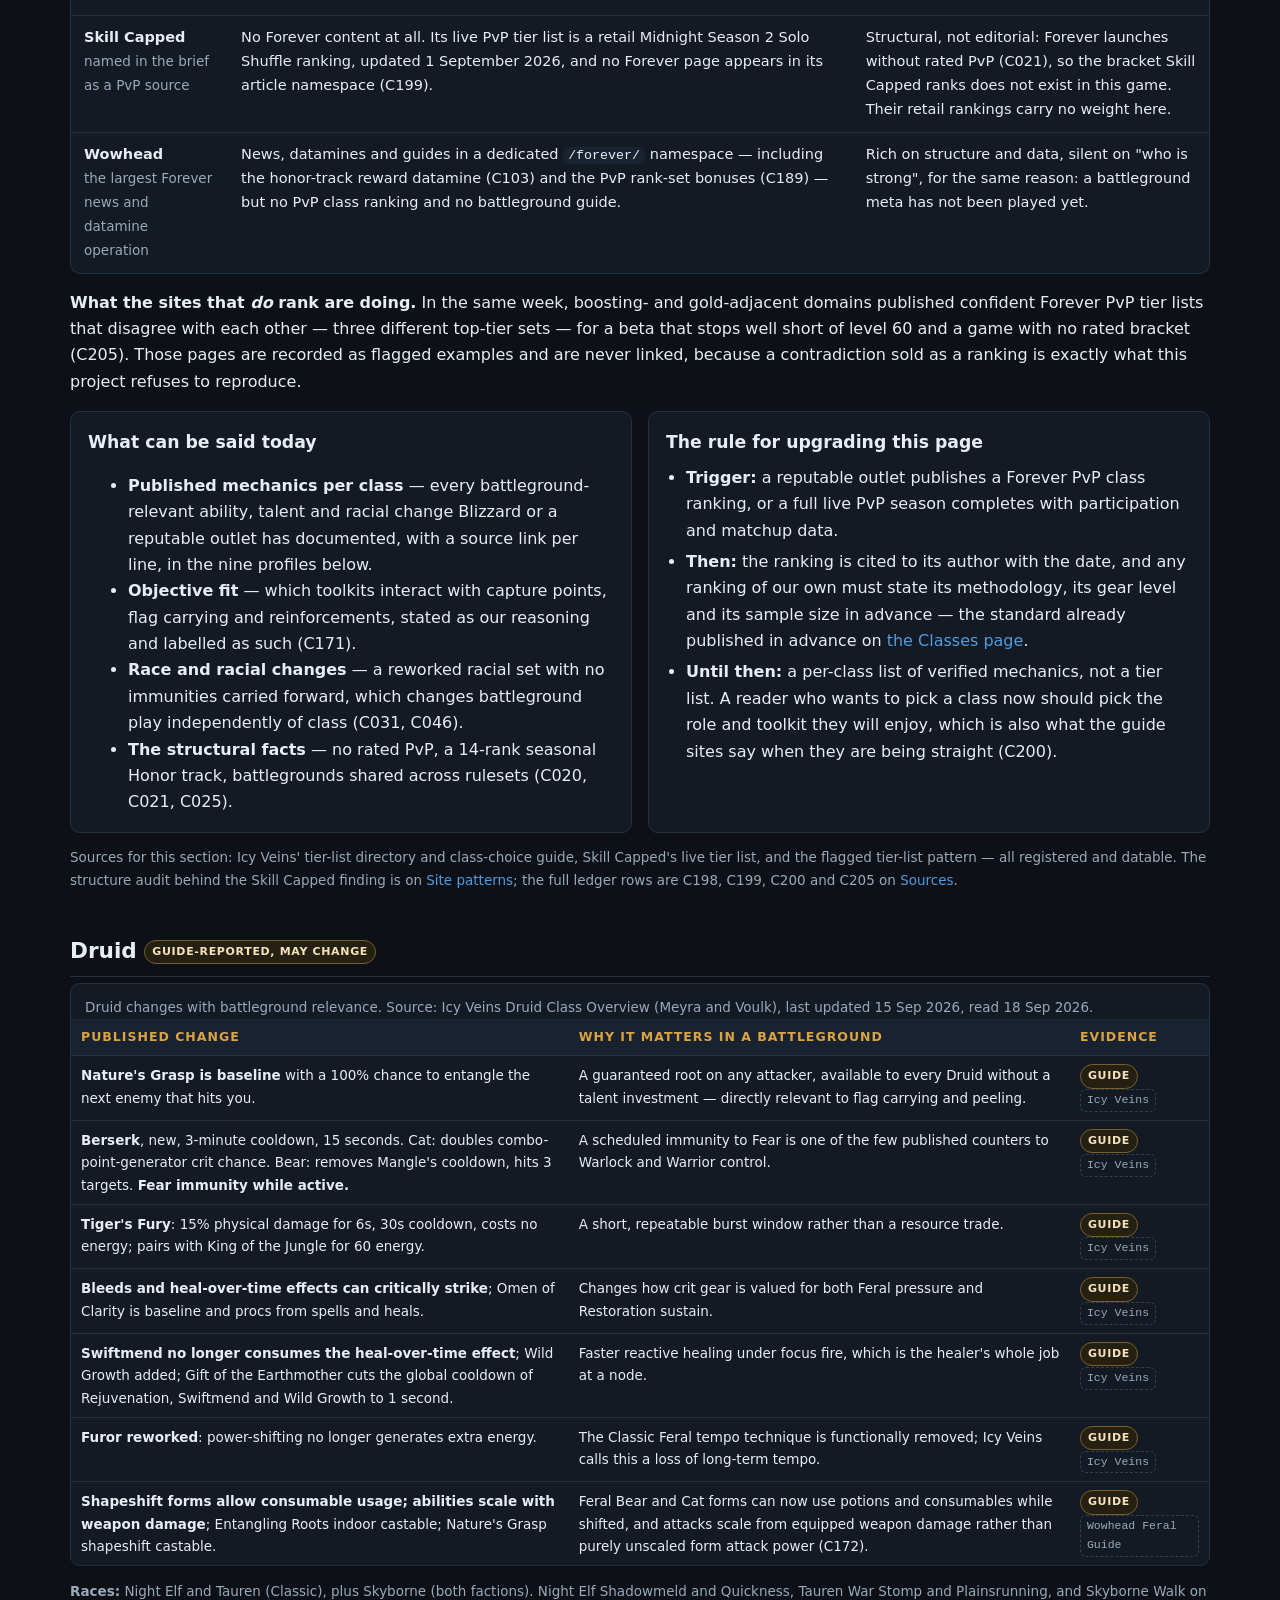
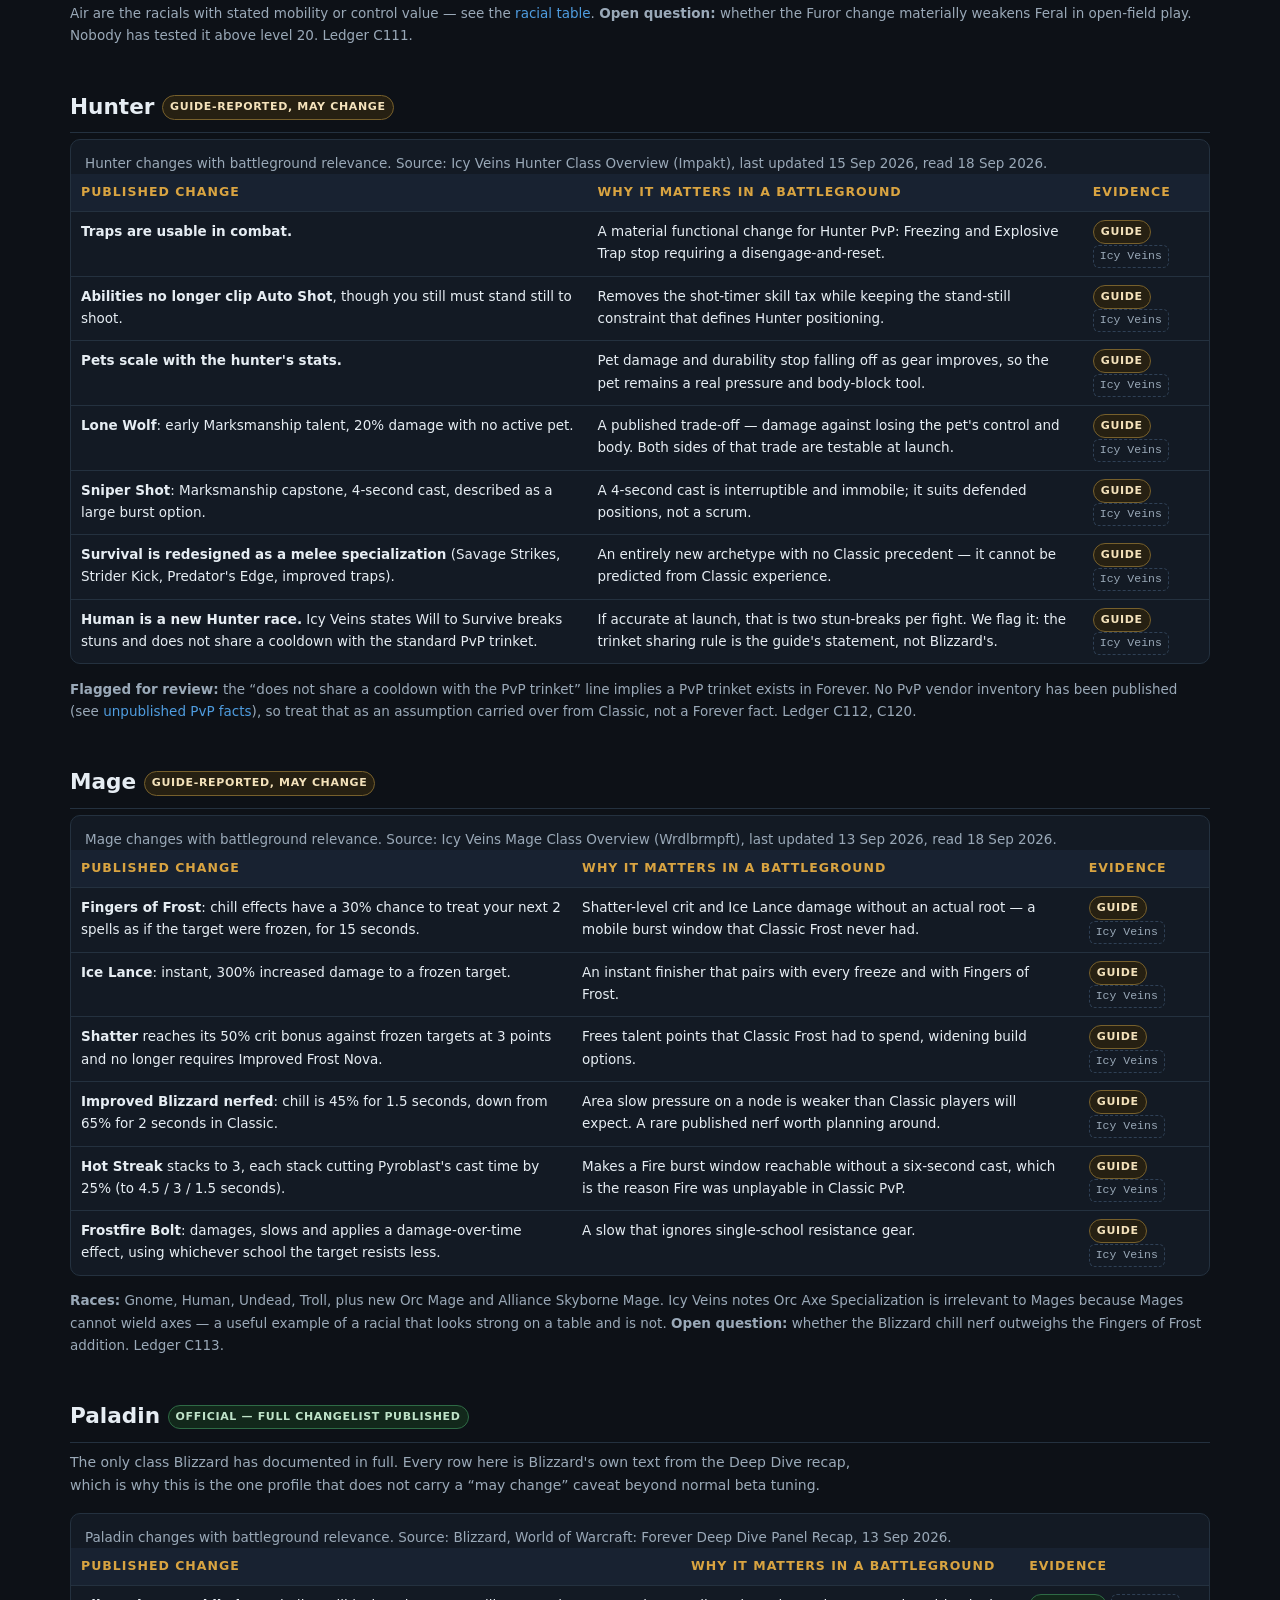
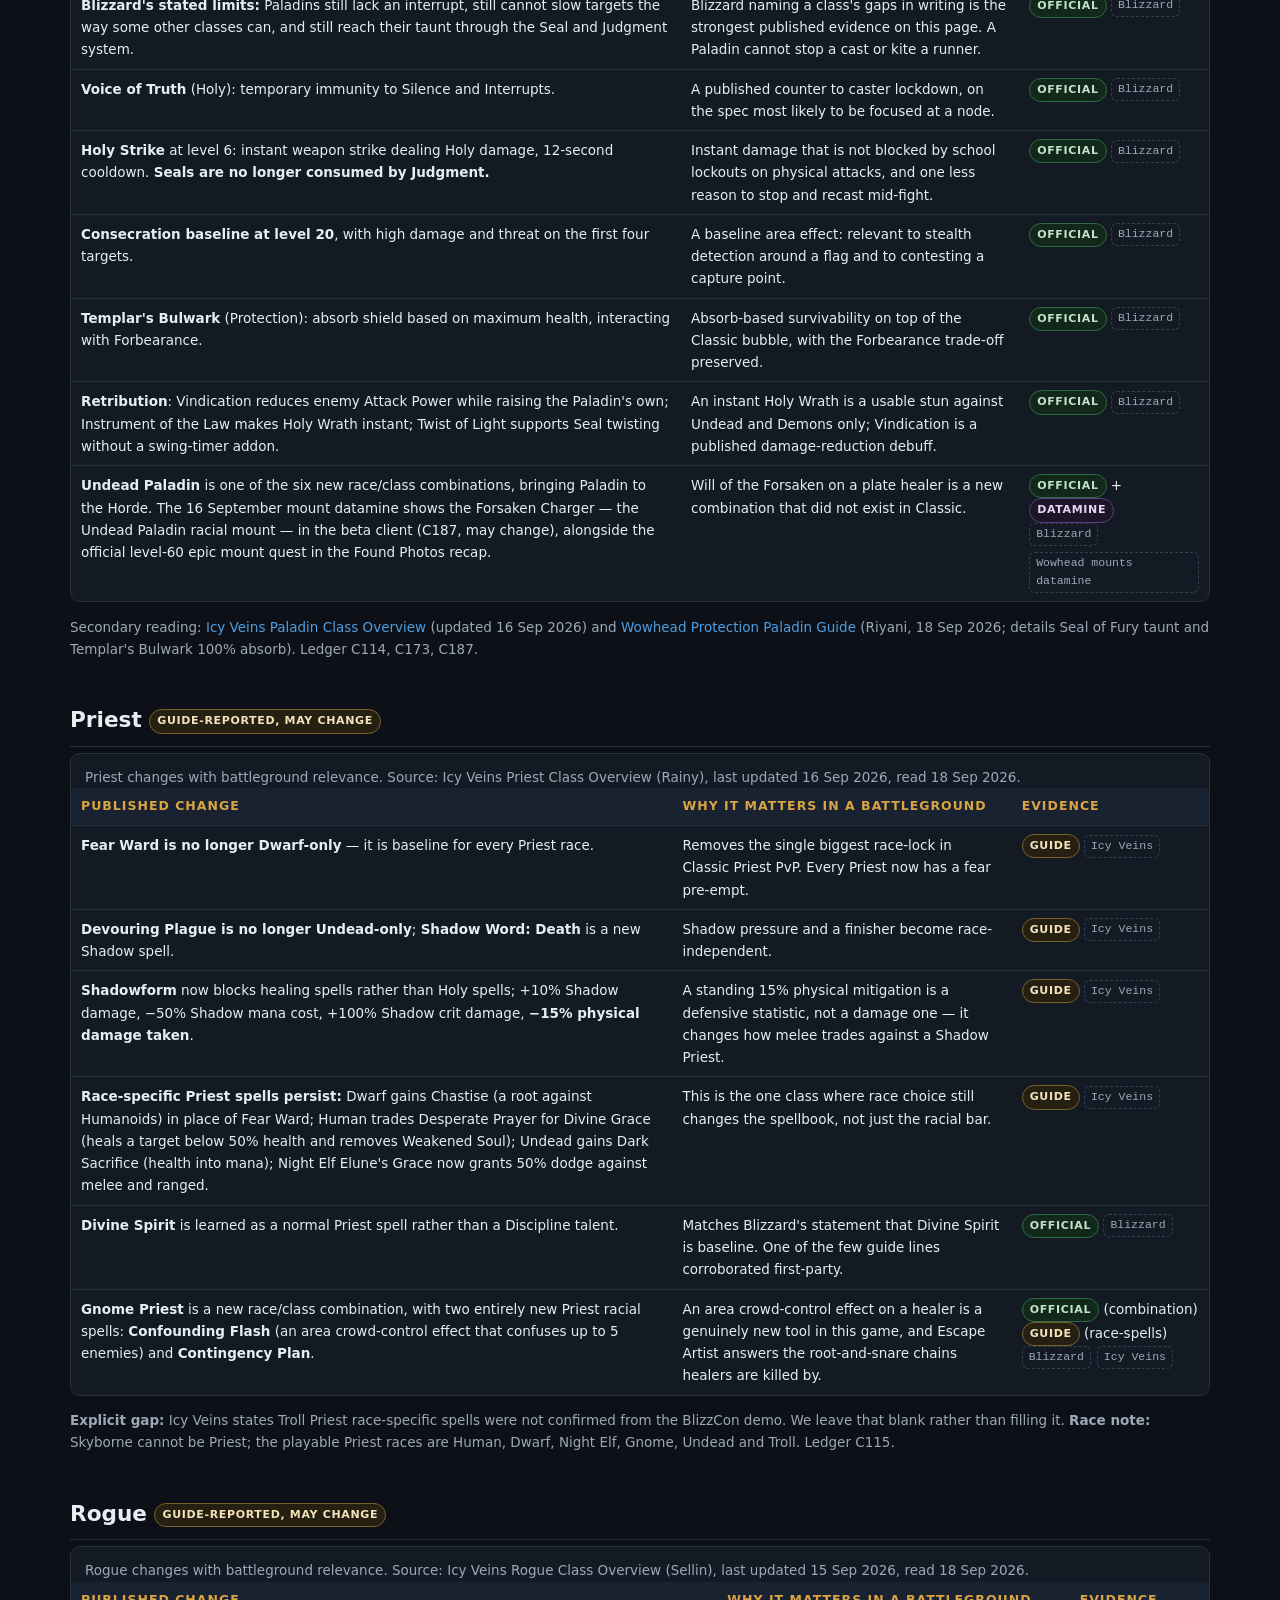
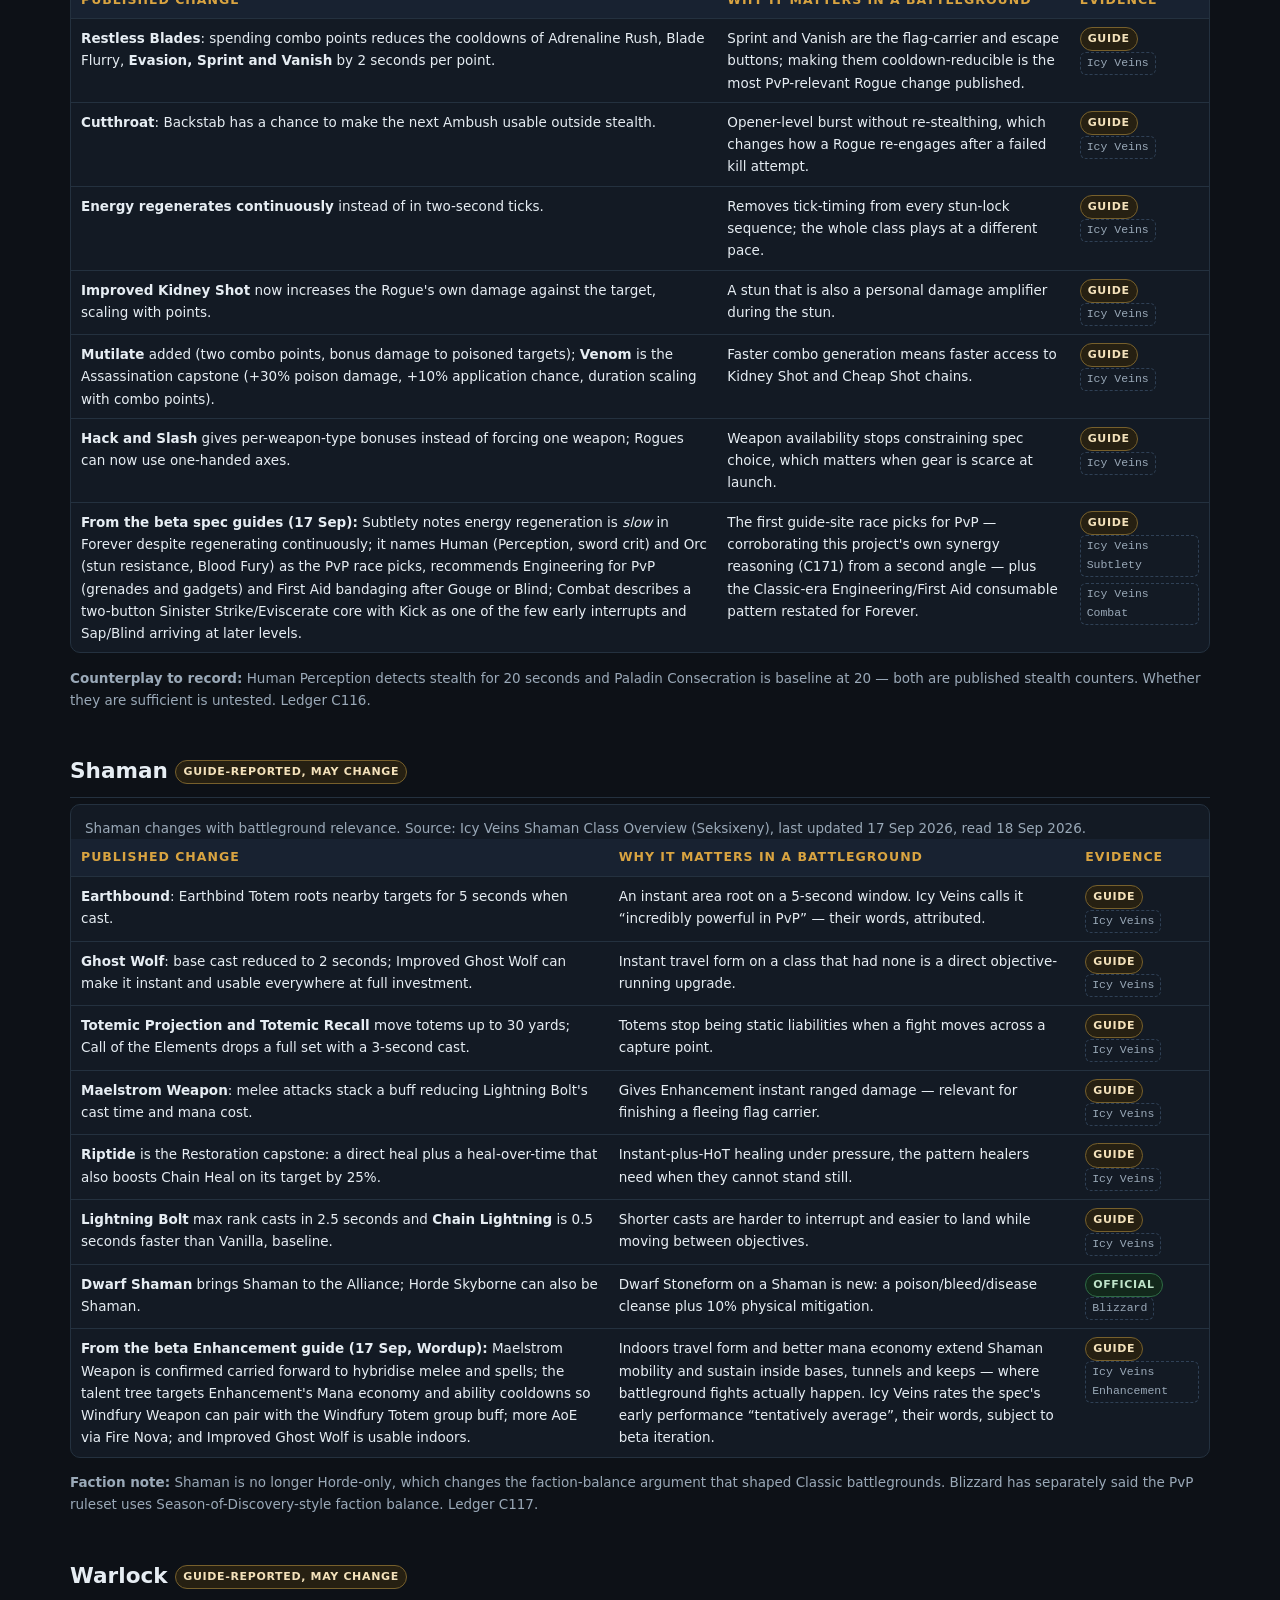
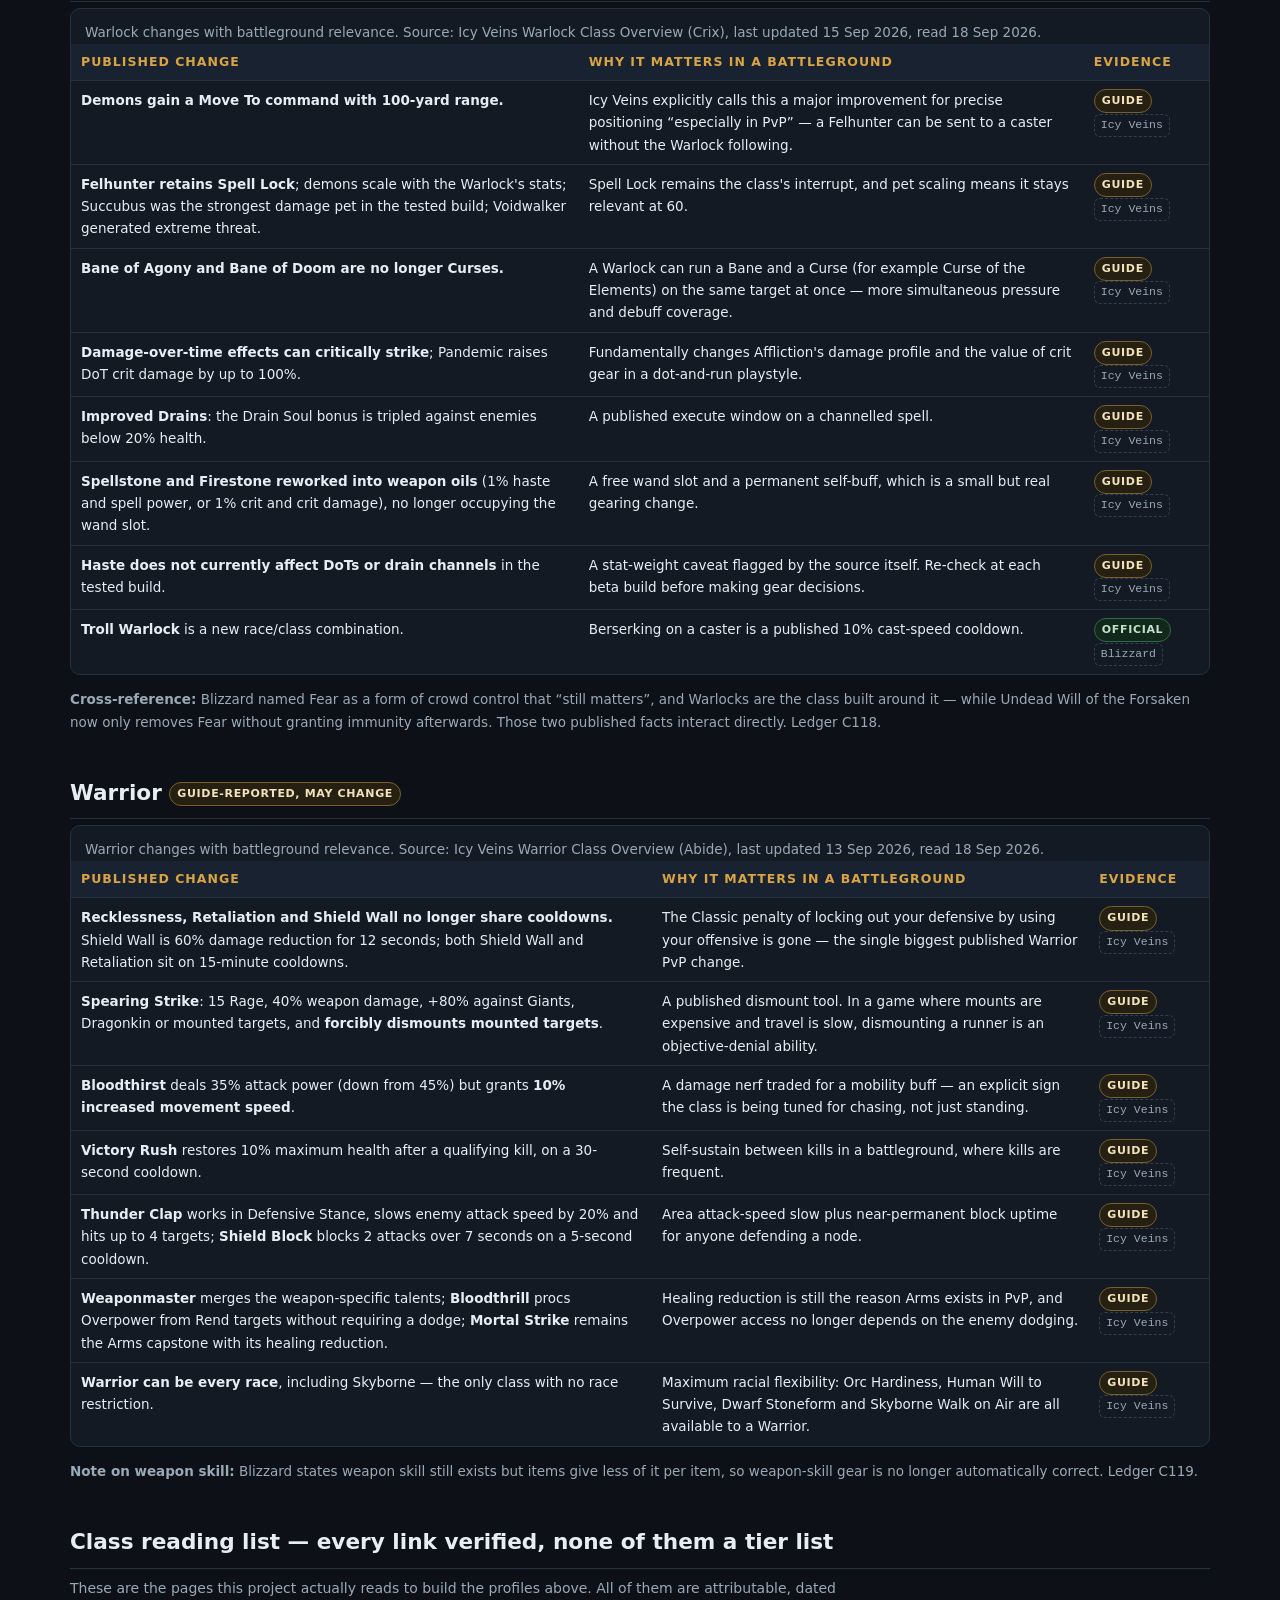
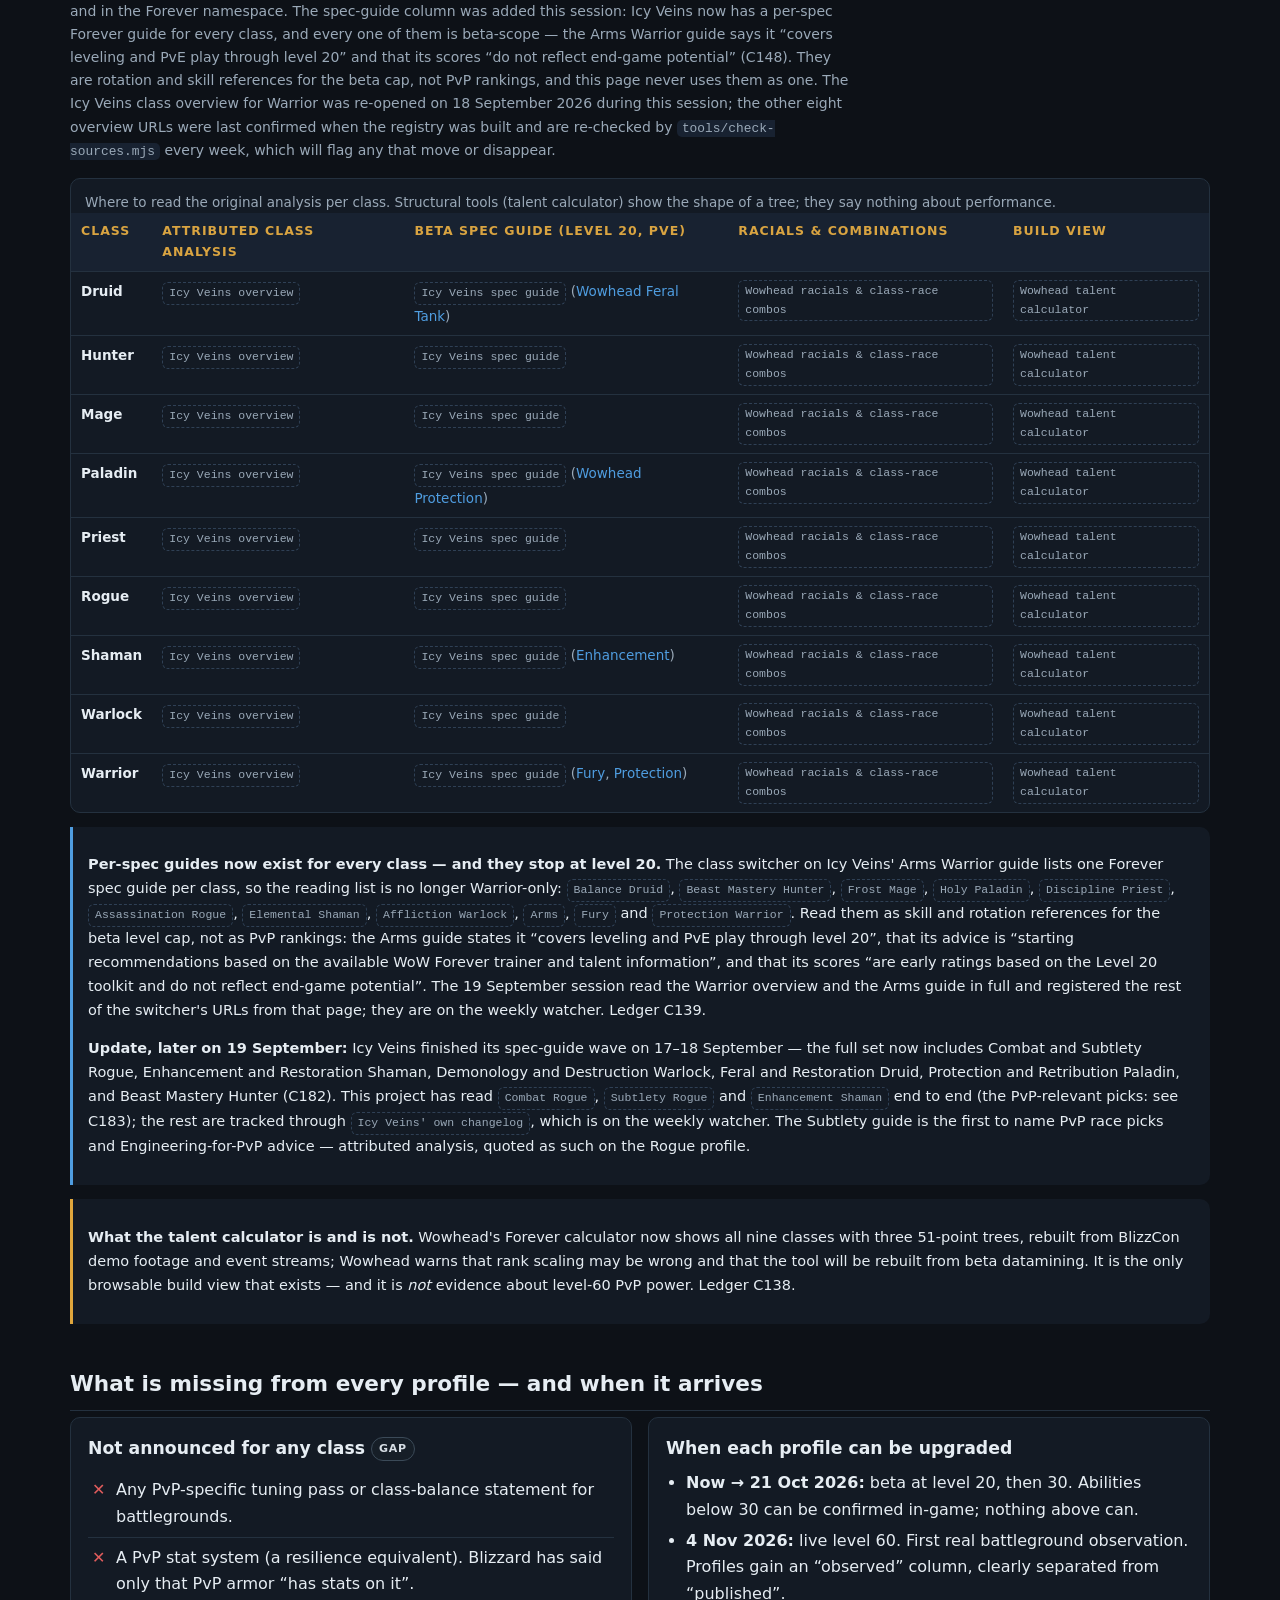
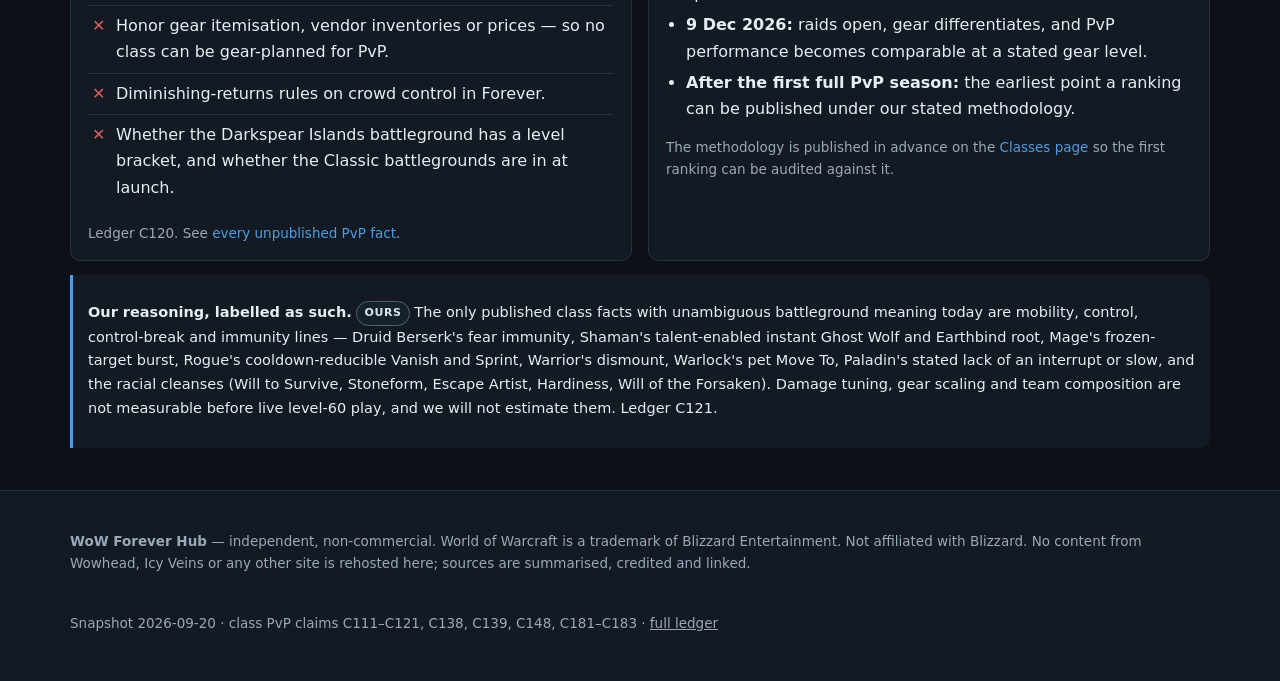
<file: class-pvp.html>
<!DOCTYPE html>
<html lang="en">
<head>
<meta charset="utf-8">
<meta name="viewport" content="width=device-width, initial-scale=1">
<title>Per-class PvP profiles — WoW Forever | WoW Forever Hub</title>
<meta name="description" content="One PvP-only profile per class for World of Warcraft: Forever. Published abilities and racials only, each with an evidence tag and a source link. No tier list, no invented numbers.">
<meta name="theme-color" content="#0d1117">
<link rel="icon" href="data:image/svg+xml,%3Csvg%20xmlns='http://www.w3.org/2000/svg'%20viewBox='0%200%2064%2064'%3E%3Crect%20width='64'%20height='64'%20rx='12'%20fill='%230d1117'/%3E%3Ctext%20x='32'%20y='42'%20font-family='Georgia,serif'%20font-size='30'%20font-weight='700'%20fill='%23d9a441'%20text-anchor='middle'%3EWF%3C/text%3E%3C/svg%3E">
<meta property="og:type" content="article">
<meta property="og:title" content="Per-class PvP profiles — WoW Forever">
<meta property="og:description" content="One PvP-only profile per class for World of Warcraft: Forever. Published abilities and racials only, each with an evidence tag and a source link.">
<link rel="canonical" href="https://buffedlizard55-lab.github.io/WoWForever/class-pvp.html">
<link rel="stylesheet" href="assets/css/style.css">
</head>
<body>
<a class="skip-link" href="#main">Skip to content</a>

<header class="site-header">
  <div class="wrap">
    <a class="brand" href="index.html">
      <span class="mark" aria-hidden="true">WF</span>
      <span>WoW Forever Hub<small>Verified information only</small></span>
    </a>
    <nav class="nav" aria-label="Main">
      <a href="index.html">Home</a>
      <a href="roadmap.html">Roadmap</a>
      <a href="pvp.html">PvP</a>
      <a href="classes.html">Classes</a>
      <a href="class-pvp.html">Class PvP</a>
      <a href="gear.html">Gear / BiS</a>
      <a href="gold.html">Gold</a>
      <a href="addons.html">Add-ons</a>
      <a href="beta.html">Beta log</a>
      <a href="data-api.html">Endpoints</a>
      <a href="site-patterns.html">Site patterns</a>
      <a href="sources.html">Sources</a>
      <a href="method.html">Method</a>
      <a href="work-plan.html">Work plan</a>
    </nav>
  </div>
</header>

<main id="main" class="wrap">

  <div class="hero">
    <p class="eyebrow">Class PvP profiles · snapshot <span data-snapshot>2026-09-20</span></p>
    <h1>Per-class PvP profiles — published mechanics only</h1>
    <p class="lede">
      Nine profiles, one per class, written to answer a single question: <em>what has actually been published about this
      class that matters in a battleground?</em> Each line is a mechanic Blizzard stated or a reputable guide site
      reported from the BlizzCon build, with a link. Nothing here ranks classes — that cannot be done honestly yet, and
      the reason is printed below rather than hidden.
    </p>
    <div class="tag-row">
      <span class="chip official">Official</span>
      <span class="chip guide">Guide analysis (may change)</span>
      <span class="chip pending">Not announced</span>
      <span class="chip ours">Our reasoning</span>
    </div>
  </div>

  <div class="banner">
    <strong>Read this before the profiles.</strong>
    <p>
      These are <strong>PvP-only</strong> profiles, per the project's stated focus. PvE detail appears only where it
      changes gearing or is the source of the ability being described. Two hard limits apply to every profile:
    </p>
    <ul class="clean">
      <li>Blizzard has published a full class changelist for <strong>one class of nine</strong> (Paladin). Every other
        class rests on Icy Veins' reporting from the BlizzCon demo build, which those guides explicitly mark as subject
        to change.
        <span class="srcs"><a class="src" href="https://news.blizzard.com/en-us/article/24303313/world-of-warcraft-forever-deep-dive-panel-recap" rel="noopener">Blizzard Deep Dive</a></span></li>
      <li>The beta is capped at level 20, rising to 30, and there is no rated PvP. No class has been played at level 60
        in a battleground by anyone, so no strength claim about any class is verifiable.
        <span class="srcs"><a class="src" href="https://www.wowhead.com/forever/guide/beta-content-unlock-overview" rel="noopener">Wowhead beta guide</a></span></li>
    </ul>
    <p class="small">Ledger: C111–C121. Racial detail lives on the <a href="classes.html#racials">Classes page</a>; the PvP system itself is on the <a href="pvp.html">PvP page</a>.</p>
  </div>

  <nav class="toc" aria-label="On this page">
    <h2>On this page</h2>
    <ul>
      <li><a href="#howtoread">How to read a profile</a></li>
      <li><a href="#summary">One-line summary table (the brief version)</a></li>
      <li><a href="#bestclass">Is there a best PvP class today?</a></li>
      <li><a href="#druid">Druid</a></li>
      <li><a href="#hunter">Hunter</a></li>
      <li><a href="#mage">Mage</a></li>
      <li><a href="#paladin">Paladin</a></li>
      <li><a href="#priest">Priest</a></li>
      <li><a href="#rogue">Rogue</a></li>
      <li><a href="#shaman">Shaman</a></li>
      <li><a href="#warlock">Warlock</a></li>
      <li><a href="#warrior">Warrior</a></li>
      <li><a href="#resources">Class reading list (verified links)</a></li>
      <li><a href="#gaps">What is missing from every profile</a></li>
    </ul>
  </nav>

  <section id="howtoread" aria-labelledby="h-howtoread">
    <h2 id="h-howtoread">How to read a profile</h2>
    <div class="grid two">
      <div class="card">
        <h3>What each profile contains</h3>
        <ul class="clean">
          <li><strong>Battleground-relevant published changes</strong> — only mechanics that affect mobility, control,
            control-breaks, survivability, burst or objective play.</li>
          <li><strong>Evidence chip</strong> on every row: <span class="chip official">Official</span> means Blizzard's
            own words; <span class="chip guide">Guide</span> means Icy Veins reported it from the BlizzCon build.</li>
          <li><strong>Race options</strong> as documented, with the racials that have a stated PvP use.</li>
          <li><strong>Open question</strong> — the specific thing about this class nobody can answer yet.</li>
        </ul>
      </div>
      <div class="card">
        <h3>Pre-beta warning, on every row</h3>
        <p class="small">
          These profiles rest on BlizzCon-build material: the panel changelists, Wowhead's talent calculator (demo data, not a
          beta extraction) and guide reporting. Blizzard has said the beta is where class balance is adjusted, so treat every
          row as provisional.
          <span class="srcs"><a class="src" href="https://nordic.ign.com/world-of-warcraft-forever/112801/world-of-warcraft-forever-needs-to-truly-be-forever-interview" rel="noopener">IGN Nordic</a><a class="src" href="https://www.wowhead.com/forever/talent-calc" rel="noopener">Talent calculator</a></span>
          The <a href="beta.html#classes">Beta observation log</a> tracks which rows could be upgraded, and what an upgrade
          would require.
        </p>
      </div>
      <div class="card">
        <h3>What no profile contains</h3>
        <ul class="checklist">
          <li class="x">A tier, grade, score or ranking of any kind.</li>
          <li class="x">Damage numbers, time-to-kill, or win rates.</li>
          <li class="x">Best-in-slot gear (no level-60 item data exists — see <a href="gear.html">Gear</a>).</li>
          <li class="x">Talent builds presented as optimal. Where a build is mentioned it is named as the source's sketch.</li>
          <li class="x">Arena advice. Arenas have not been announced for Forever.</li>
        </ul>
        <p class="small">
          Dated check, 19 September: even Icy Veins has not published a Forever PvP ranking yet — its tier-list directory
          (added 16 September) still marks the DPS and Healer PvP tier lists, and all three raiding lists,
          <em>coming soon</em>. When a reputable site publishes one, it will be linked here as that site's attributed
          analysis, not adopted as fact (C181).
          <span class="srcs"><a class="src" href="https://www.icy-veins.com/wow-forever/tier-list-hub" rel="noopener">Icy Veins tier-list directory</a></span>
        </p>
      </div>
    </div>
  </section>

  <section id="summary" aria-labelledby="h-summary">
    <h2 id="h-summary">One-line summary table <span class="chip ours">Our summary of sourced facts</span></h2>
    <p class="sub">
      The brief, easy-to-read version asked for in the project brief. Each cell compresses the sourced profile below it;
      the “Published PvP lever” column contains only mechanics with a citation further down this page. The
      “Still unknown” column is the honest counterweight — read both.
    </p>
    <div class="table-wrap">
      <table class="compact">
        <caption>Compressed from the profiles below. No column is a ranking. Sorted alphabetically, deliberately.</caption>
        <thead>
          <tr>
            <th scope="col">Class</th>
            <th scope="col">Published PvP lever</th>
            <th scope="col">Evidence</th>
            <th scope="col">Still unknown</th>
          </tr>
        </thead>
        <tbody>
          <tr>
            <td><a href="#druid"><strong>Druid</strong></a></td>
            <td>Baseline Nature's Grasp root on any attacker; Berserk grants fear immunity for 15s; bleeds can crit.</td>
            <td><span class="chip guide">Guide</span></td>
            <td>Whether Feral's lost power-shifting tempo matters in open-field flag play.</td>
          </tr>
          <tr>
            <td><a href="#hunter"><strong>Hunter</strong></a></td>
            <td>Traps usable in combat; abilities no longer clip Auto Shot; Survival reworked to melee; Lone Wolf pet-free damage.</td>
            <td><span class="chip guide">Guide</span></td>
            <td>Whether melee Survival has the defensives to survive a battleground scrum.</td>
          </tr>
          <tr>
            <td><a href="#mage"><strong>Mage</strong></a></td>
            <td>Fingers of Frost treats 2 spells as if the target were frozen; Ice Lance 300% into frozen; Shatter at 3 points.</td>
            <td><span class="chip guide">Guide</span></td>
            <td>Blizzard's chill was nerfed to 45% / 1.5s — the net effect on kiting is untested.</td>
          </tr>
          <tr>
            <td><a href="#paladin"><strong>Paladin</strong></a></td>
            <td>Only class with a first-party changelist. Voice of Truth gives Holy silence/interrupt immunity; Blizzard states Paladins still have no interrupt and no slow.</td>
            <td><span class="chip official">Official</span></td>
            <td>Whether Undead Paladin's Will of the Forsaken changes the Horde-side calculus.</td>
          </tr>
          <tr>
            <td><a href="#priest"><strong>Priest</strong></a></td>
            <td>Fear Ward baseline for every race; Shadowform reduces physical damage taken by 15%; Shadow Word: Death added.</td>
            <td><span class="chip guide">Guide</span></td>
            <td>Troll priest race-spells were not confirmed from the demo.</td>
          </tr>
          <tr>
            <td><a href="#rogue"><strong>Rogue</strong></a></td>
            <td>Restless Blades cuts Evasion / Sprint / Vanish cooldowns by 2s per combo point; Cutthroat enables Ambush out of stealth.</td>
            <td><span class="chip guide">Guide</span></td>
            <td>Stealth-vs-Perception balance at 60 with the reworked Human racial.</td>
          </tr>
          <tr>
            <td><a href="#shaman"><strong>Shaman</strong></a></td>
            <td>Ghost Wolf is instant and usable everywhere with Improved Ghost Wolf at full investment; totems relocatable 30 yards; Earthbind Totem roots on cast with Earthbound.</td>
            <td><span class="chip guide">Guide</span></td>
            <td>Whether Enhancement's Maelstrom casting survives battleground pressure.</td>
          </tr>
          <tr>
            <td><a href="#warlock"><strong>Warlock</strong></a></td>
            <td>Demon Move To command at 100 yards; Felhunter keeps Spell Lock; DoTs can crit; Banes stack with a Curse.</td>
            <td><span class="chip guide">Guide</span></td>
            <td>Haste currently does not affect DoTs or drains — may change in beta.</td>
          </tr>
          <tr>
            <td><a href="#warrior"><strong>Warrior</strong></a></td>
            <td>Recklessness / Retaliation / Shield Wall decoupled; Spearing Strike dismounts; Bloodthirst grants 10% movement speed.</td>
            <td><span class="chip guide">Guide</span></td>
            <td>Rage generation at 60 in gear nobody has seen.</td>
          </tr>
        </tbody>
      </table>
    </div>
    <div class="note">
      <p><strong>Why the “Evidence” column is almost all Guide.</strong> That is the finding, not a limitation of our
      research: eight of nine classes have no first-party changelist. Anyone publishing a nine-class PvP tier list today
      is ranking eight classes they have no Blizzard source for. Recorded as ledger claim C120.</p>
    </div>
  </section>


  <section id="bestclass" aria-labelledby="h-bestclass">
    <h2 id="h-bestclass">Is there a best PvP class today? The honest answer</h2>
    <p class="sub">
      This is the question the site exists to answer, so it gets a straight reply rather than a hedge: <strong>no ranking can
      be published yet, and the reason is checkable.</strong> The three sources the brief names by hand were re-opened on
      19 September 2026, and here is exactly what each carries for Forever PvP.
    </p>
    <div class="table-wrap">
      <table>
        <caption>What each named PvP source carries for Forever, checked 19 September 2026. Columns: Source, What exists for Forever PvP, What that means.</caption>
        <thead><tr><th scope="col">Source</th><th scope="col">What exists for Forever PvP</th><th scope="col">What that means</th></tr></thead>
        <tbody>
          <tr>
            <td><strong>Icy Veins</strong><br><span class="small">the site with the deepest Forever coverage</span></td>
            <td>A tier-list directory added 16 September 2026 whose <strong>DPS PvP tier list, healer PvP tier list and racial ranking are all still marked <em>coming soon</em></strong> as of 20 September (C198, re-read live); its class-choice guide for all nine classes says it will add links to its rankings only once “reliable level 60 raid, dungeon, and PvP data becomes available” (C200).</td>
            <td>The outlet best placed to rank has deliberately not ranked. That is not a delay to work around — it is the same conclusion this site reached from a different direction.</td>
          </tr>
          <tr>
            <td><strong>Skill Capped</strong><br><span class="small">named in the brief as a PvP source</span></td>
            <td>No Forever content at all. Its live PvP tier list is a retail Midnight Season 2 Solo Shuffle ranking, updated 1 September 2026, and no Forever page appears in its article namespace (C199).</td>
            <td>Structural, not editorial: Forever launches without rated PvP (C021), so the bracket Skill Capped ranks does not exist in this game. Their retail rankings carry no weight here.</td>
          </tr>
          <tr>
            <td><strong>Wowhead</strong><br><span class="small">the largest Forever news and datamine operation</span></td>
            <td>News, datamines and guides in a dedicated <code>/forever/</code> namespace — including the honor-track reward datamine (C103) and the PvP rank-set bonuses (C189) — but no PvP class ranking and no battleground guide.</td>
            <td>Rich on structure and data, silent on "who is strong", for the same reason: a battleground meta has not been played yet.</td>
          </tr>
        </tbody>
      </table>
    </div>
    <div class="caution">
      <p>
        <strong>What the sites that <em>do</em> rank are doing.</strong> In the same week, boosting- and gold-adjacent domains
        published confident Forever PvP tier lists that disagree with each other — three different top-tier sets — for a beta
        that stops well short of level 60 and a game with no rated bracket (C205). Those pages are recorded as flagged
        examples and are never linked, because a contradiction sold as a ranking is exactly what this project refuses to
        reproduce.
      </p>
    </div>
    <div class="grid two">
      <div class="card">
        <h3>What can be said today</h3>
        <ul>
          <li><strong>Published mechanics per class</strong> — every battleground-relevant ability, talent and racial change Blizzard or a reputable outlet has documented, with a source link per line, in the nine profiles below.</li>
          <li><strong>Objective fit</strong> — which toolkits interact with capture points, flag carrying and reinforcements, stated as our reasoning and labelled as such (C171).</li>
          <li><strong>Race and racial changes</strong> — a reworked racial set with no immunities carried forward, which changes battleground play independently of class (C031, C046).</li>
          <li><strong>The structural facts</strong> — no rated PvP, a 14-rank seasonal Honor track, battlegrounds shared across rulesets (C020, C021, C025).</li>
        </ul>
      </div>
      <div class="card">
        <h3>The rule for upgrading this page</h3>
        <ul class="clean">
          <li><strong>Trigger:</strong> a reputable outlet publishes a Forever PvP class ranking, or a full live PvP season completes with participation and matchup data.</li>
          <li><strong>Then:</strong> the ranking is cited to its author with the date, and any ranking of our own must state its methodology, its gear level and its sample size in advance — the standard already published in advance on <a href="classes.html#commitment">the Classes page</a>.</li>
          <li><strong>Until then:</strong> a per-class list of verified mechanics, not a tier list. A reader who wants to pick a class now should pick the role and toolkit they will enjoy, which is also what the guide sites say when they are being straight (C200).</li>
        </ul>
      </div>
    </div>
    <p class="small">
      Sources for this section: Icy Veins' tier-list directory and class-choice guide, Skill Capped's live tier list, and the
      flagged tier-list pattern — all registered and datable. The structure audit behind the Skill Capped finding is on
      <a href="site-patterns.html">Site patterns</a>; the full ledger rows are C198, C199, C200 and C205 on
      <a href="sources.html#claims">Sources</a>.
    </p>
  </section>

  <section id="druid" aria-labelledby="h-druid">
    <h2 id="h-druid">Druid <span class="chip guide">Guide-reported, may change</span></h2>
    <div class="table-wrap">
      <table class="compact">
        <caption>Druid changes with battleground relevance. Source: Icy Veins Druid Class Overview (Meyra and Voulk), last updated 15 Sep 2026, read 18 Sep 2026.</caption>
        <thead><tr><th scope="col">Published change</th><th scope="col">Why it matters in a battleground</th><th scope="col">Evidence</th></tr></thead>
        <tbody>
          <tr>
            <td><strong>Nature's Grasp is baseline</strong> with a 100% chance to entangle the next enemy that hits you.</td>
            <td>A guaranteed root on any attacker, available to every Druid without a talent investment — directly relevant to flag carrying and peeling.</td>
            <td><span class="chip guide">Guide</span> <span class="srcs"><a class="src" href="https://www.icy-veins.com/wow-forever/druid-class-overview" rel="noopener">Icy Veins</a></span></td>
          </tr>
          <tr>
            <td><strong>Berserk</strong>, new, 3-minute cooldown, 15 seconds. Cat: doubles combo-point-generator crit chance. Bear: removes Mangle's cooldown, hits 3 targets. <strong>Fear immunity while active.</strong></td>
            <td>A scheduled immunity to Fear is one of the few published counters to Warlock and Warrior control.</td>
            <td><span class="chip guide">Guide</span> <span class="srcs"><a class="src" href="https://www.icy-veins.com/wow-forever/druid-class-overview" rel="noopener">Icy Veins</a></span></td>
          </tr>
          <tr>
            <td><strong>Tiger's Fury</strong>: 15% physical damage for 6s, 30s cooldown, costs no energy; pairs with King of the Jungle for 60 energy.</td>
            <td>A short, repeatable burst window rather than a resource trade.</td>
            <td><span class="chip guide">Guide</span> <span class="srcs"><a class="src" href="https://www.icy-veins.com/wow-forever/druid-class-overview" rel="noopener">Icy Veins</a></span></td>
          </tr>
          <tr>
            <td><strong>Bleeds and heal-over-time effects can critically strike</strong>; Omen of Clarity is baseline and procs from spells and heals.</td>
            <td>Changes how crit gear is valued for both Feral pressure and Restoration sustain.</td>
            <td><span class="chip guide">Guide</span> <span class="srcs"><a class="src" href="https://www.icy-veins.com/wow-forever/druid-class-overview" rel="noopener">Icy Veins</a></span></td>
          </tr>
          <tr>
            <td><strong>Swiftmend no longer consumes the heal-over-time effect</strong>; Wild Growth added; Gift of the Earthmother cuts the global cooldown of Rejuvenation, Swiftmend and Wild Growth to 1 second.</td>
            <td>Faster reactive healing under focus fire, which is the healer's whole job at a node.</td>
            <td><span class="chip guide">Guide</span> <span class="srcs"><a class="src" href="https://www.icy-veins.com/wow-forever/druid-class-overview" rel="noopener">Icy Veins</a></span></td>
          </tr>
          <tr>
            <td><strong>Furor reworked</strong>: power-shifting no longer generates extra energy.</td>
            <td>The Classic Feral tempo technique is functionally removed; Icy Veins calls this a loss of long-term tempo.</td>
            <td><span class="chip guide">Guide</span> <span class="srcs"><a class="src" href="https://www.icy-veins.com/wow-forever/druid-class-overview" rel="noopener">Icy Veins</a></span></td>
          </tr>
          <tr>
            <td><strong>Shapeshift forms allow consumable usage; abilities scale with weapon damage</strong>; Entangling Roots indoor castable; Nature's Grasp shapeshift castable.</td>
            <td>Feral Bear and Cat forms can now use potions and consumables while shifted, and attacks scale from equipped weapon damage rather than purely unscaled form attack power (C172).</td>
            <td><span class="chip guide">Guide</span> <span class="srcs"><a class="src" href="https://www.wowhead.com/forever/guide/classes/druid/feral/overview-pve-tank" rel="noopener">Wowhead Feral Guide</a></span></td>
          </tr>
        </tbody>
      </table>
    </div>
    <p class="small"><strong>Races:</strong> Night Elf and Tauren (Classic), plus Skyborne (both factions). Night Elf Shadowmeld and Quickness, Tauren War Stomp and Plainsrunning, and Skyborne Walk on Air are the racials with stated mobility or control value —
      see the <a href="classes.html#racials">racial table</a>.
      <strong>Open question:</strong> whether the Furor change materially weakens Feral in open-field play. Nobody has tested it above level 20.
      Ledger C111.</p>
  </section>

  <section id="hunter" aria-labelledby="h-hunter">
    <h2 id="h-hunter">Hunter <span class="chip guide">Guide-reported, may change</span></h2>
    <div class="table-wrap">
      <table class="compact">
        <caption>Hunter changes with battleground relevance. Source: Icy Veins Hunter Class Overview (Impakt), last updated 15 Sep 2026, read 18 Sep 2026.</caption>
        <thead><tr><th scope="col">Published change</th><th scope="col">Why it matters in a battleground</th><th scope="col">Evidence</th></tr></thead>
        <tbody>
          <tr>
            <td><strong>Traps are usable in combat.</strong></td>
            <td>A material functional change for Hunter PvP: Freezing and Explosive Trap stop requiring a disengage-and-reset.</td>
            <td><span class="chip guide">Guide</span> <span class="srcs"><a class="src" href="https://www.icy-veins.com/wow-forever/hunter-class-overview" rel="noopener">Icy Veins</a></span></td>
          </tr>
          <tr>
            <td><strong>Abilities no longer clip Auto Shot</strong>, though you still must stand still to shoot.</td>
            <td>Removes the shot-timer skill tax while keeping the stand-still constraint that defines Hunter positioning.</td>
            <td><span class="chip guide">Guide</span> <span class="srcs"><a class="src" href="https://www.icy-veins.com/wow-forever/hunter-class-overview" rel="noopener">Icy Veins</a></span></td>
          </tr>
          <tr>
            <td><strong>Pets scale with the hunter's stats.</strong></td>
            <td>Pet damage and durability stop falling off as gear improves, so the pet remains a real pressure and body-block tool.</td>
            <td><span class="chip guide">Guide</span> <span class="srcs"><a class="src" href="https://www.icy-veins.com/wow-forever/hunter-class-overview" rel="noopener">Icy Veins</a></span></td>
          </tr>
          <tr>
            <td><strong>Lone Wolf</strong>: early Marksmanship talent, 20% damage with no active pet.</td>
            <td>A published trade-off — damage against losing the pet's control and body. Both sides of that trade are testable at launch.</td>
            <td><span class="chip guide">Guide</span> <span class="srcs"><a class="src" href="https://www.icy-veins.com/wow-forever/hunter-class-overview" rel="noopener">Icy Veins</a></span></td>
          </tr>
          <tr>
            <td><strong>Sniper Shot</strong>: Marksmanship capstone, 4-second cast, described as a large burst option.</td>
            <td>A 4-second cast is interruptible and immobile; it suits defended positions, not a scrum.</td>
            <td><span class="chip guide">Guide</span> <span class="srcs"><a class="src" href="https://www.icy-veins.com/wow-forever/hunter-class-overview" rel="noopener">Icy Veins</a></span></td>
          </tr>
          <tr>
            <td><strong>Survival is redesigned as a melee specialization</strong> (Savage Strikes, Strider Kick, Predator's Edge, improved traps).</td>
            <td>An entirely new archetype with no Classic precedent — it cannot be predicted from Classic experience.</td>
            <td><span class="chip guide">Guide</span> <span class="srcs"><a class="src" href="https://www.icy-veins.com/wow-forever/hunter-class-overview" rel="noopener">Icy Veins</a></span></td>
          </tr>
          <tr>
            <td><strong>Human is a new Hunter race.</strong> Icy Veins states Will to Survive breaks stuns and does not share a cooldown with the standard PvP trinket.</td>
            <td>If accurate at launch, that is two stun-breaks per fight. We flag it: the trinket sharing rule is the guide's statement, not Blizzard's.</td>
            <td><span class="chip guide">Guide</span> <span class="srcs"><a class="src" href="https://www.icy-veins.com/wow-forever/hunter-class-overview" rel="noopener">Icy Veins</a></span></td>
          </tr>
        </tbody>
      </table>
    </div>
    <p class="small"><strong>Flagged for review:</strong> the “does not share a cooldown with the PvP trinket” line implies a PvP trinket exists in Forever. No PvP vendor inventory has been published (see <a href="pvp.html#unknown">unpublished PvP facts</a>), so treat that as an assumption carried over from Classic, not a Forever fact. Ledger C112, C120.</p>
  </section>

  <section id="mage" aria-labelledby="h-mage">
    <h2 id="h-mage">Mage <span class="chip guide">Guide-reported, may change</span></h2>
    <div class="table-wrap">
      <table class="compact">
        <caption>Mage changes with battleground relevance. Source: Icy Veins Mage Class Overview (Wrdlbrmpft), last updated 13 Sep 2026, read 18 Sep 2026.</caption>
        <thead><tr><th scope="col">Published change</th><th scope="col">Why it matters in a battleground</th><th scope="col">Evidence</th></tr></thead>
        <tbody>
          <tr>
            <td><strong>Fingers of Frost</strong>: chill effects have a 30% chance to treat your next 2 spells as if the target were frozen, for 15 seconds.</td>
            <td>Shatter-level crit and Ice Lance damage without an actual root — a mobile burst window that Classic Frost never had.</td>
            <td><span class="chip guide">Guide</span> <span class="srcs"><a class="src" href="https://www.icy-veins.com/wow-forever/mage-class-overview" rel="noopener">Icy Veins</a></span></td>
          </tr>
          <tr>
            <td><strong>Ice Lance</strong>: instant, 300% increased damage to a frozen target.</td>
            <td>An instant finisher that pairs with every freeze and with Fingers of Frost.</td>
            <td><span class="chip guide">Guide</span> <span class="srcs"><a class="src" href="https://www.icy-veins.com/wow-forever/mage-class-overview" rel="noopener">Icy Veins</a></span></td>
          </tr>
          <tr>
            <td><strong>Shatter</strong> reaches its 50% crit bonus against frozen targets at 3 points and no longer requires Improved Frost Nova.</td>
            <td>Frees talent points that Classic Frost had to spend, widening build options.</td>
            <td><span class="chip guide">Guide</span> <span class="srcs"><a class="src" href="https://www.icy-veins.com/wow-forever/mage-class-overview" rel="noopener">Icy Veins</a></span></td>
          </tr>
          <tr>
            <td><strong>Improved Blizzard nerfed</strong>: chill is 45% for 1.5 seconds, down from 65% for 2 seconds in Classic.</td>
            <td>Area slow pressure on a node is weaker than Classic players will expect. A rare published nerf worth planning around.</td>
            <td><span class="chip guide">Guide</span> <span class="srcs"><a class="src" href="https://www.icy-veins.com/wow-forever/mage-class-overview" rel="noopener">Icy Veins</a></span></td>
          </tr>
          <tr>
            <td><strong>Hot Streak</strong> stacks to 3, each stack cutting Pyroblast's cast time by 25% (to 4.5 / 3 / 1.5 seconds).</td>
            <td>Makes a Fire burst window reachable without a six-second cast, which is the reason Fire was unplayable in Classic PvP.</td>
            <td><span class="chip guide">Guide</span> <span class="srcs"><a class="src" href="https://www.icy-veins.com/wow-forever/mage-class-overview" rel="noopener">Icy Veins</a></span></td>
          </tr>
          <tr>
            <td><strong>Frostfire Bolt</strong>: damages, slows and applies a damage-over-time effect, using whichever school the target resists less.</td>
            <td>A slow that ignores single-school resistance gear.</td>
            <td><span class="chip guide">Guide</span> <span class="srcs"><a class="src" href="https://www.icy-veins.com/wow-forever/mage-class-overview" rel="noopener">Icy Veins</a></span></td>
          </tr>
        </tbody>
      </table>
    </div>
    <p class="small"><strong>Races:</strong> Gnome, Human, Undead, Troll, plus new Orc Mage and Alliance Skyborne Mage.
      Icy Veins notes Orc Axe Specialization is irrelevant to Mages because Mages cannot wield axes — a useful example of a racial that looks strong on a table and is not.
      <strong>Open question:</strong> whether the Blizzard chill nerf outweighs the Fingers of Frost addition. Ledger C113.</p>
  </section>

  <section id="paladin" aria-labelledby="h-paladin">
    <h2 id="h-paladin">Paladin <span class="chip official">Official — full changelist published</span></h2>
    <p class="sub">The only class Blizzard has documented in full. Every row here is Blizzard's own text from the Deep Dive
      recap, which is why this is the one profile that does not carry a “may change” caveat beyond normal beta tuning.</p>
    <div class="table-wrap">
      <table class="compact">
        <caption>Paladin changes with battleground relevance. Source: Blizzard, World of Warcraft: Forever Deep Dive Panel Recap, 13 Sep 2026.</caption>
        <thead><tr><th scope="col">Published change</th><th scope="col">Why it matters in a battleground</th><th scope="col">Evidence</th></tr></thead>
        <tbody>
          <tr>
            <td><strong>Blizzard's stated limits:</strong> Paladins still lack an interrupt, still cannot slow targets the way some other classes can, and still reach their taunt through the Seal and Judgment system.</td>
            <td>Blizzard naming a class's gaps in writing is the strongest published evidence on this page. A Paladin cannot stop a cast or kite a runner.</td>
            <td><span class="chip official">Official</span> <span class="srcs"><a class="src" href="https://news.blizzard.com/en-us/article/24303313/world-of-warcraft-forever-deep-dive-panel-recap" rel="noopener">Blizzard</a></span></td>
          </tr>
          <tr>
            <td><strong>Voice of Truth</strong> (Holy): temporary immunity to Silence and Interrupts.</td>
            <td>A published counter to caster lockdown, on the spec most likely to be focused at a node.</td>
            <td><span class="chip official">Official</span> <span class="srcs"><a class="src" href="https://news.blizzard.com/en-us/article/24303313/world-of-warcraft-forever-deep-dive-panel-recap" rel="noopener">Blizzard</a></span></td>
          </tr>
          <tr>
            <td><strong>Holy Strike</strong> at level 6: instant weapon strike dealing Holy damage, 12-second cooldown. <strong>Seals are no longer consumed by Judgment.</strong></td>
            <td>Instant damage that is not blocked by school lockouts on physical attacks, and one less reason to stop and recast mid-fight.</td>
            <td><span class="chip official">Official</span> <span class="srcs"><a class="src" href="https://news.blizzard.com/en-us/article/24303313/world-of-warcraft-forever-deep-dive-panel-recap" rel="noopener">Blizzard</a></span></td>
          </tr>
          <tr>
            <td><strong>Consecration baseline at level 20</strong>, with high damage and threat on the first four targets.</td>
            <td>A baseline area effect: relevant to stealth detection around a flag and to contesting a capture point.</td>
            <td><span class="chip official">Official</span> <span class="srcs"><a class="src" href="https://news.blizzard.com/en-us/article/24303313/world-of-warcraft-forever-deep-dive-panel-recap" rel="noopener">Blizzard</a></span></td>
          </tr>
          <tr>
            <td><strong>Templar's Bulwark</strong> (Protection): absorb shield based on maximum health, interacting with Forbearance.</td>
            <td>Absorb-based survivability on top of the Classic bubble, with the Forbearance trade-off preserved.</td>
            <td><span class="chip official">Official</span> <span class="srcs"><a class="src" href="https://news.blizzard.com/en-us/article/24303313/world-of-warcraft-forever-deep-dive-panel-recap" rel="noopener">Blizzard</a></span></td>
          </tr>
          <tr>
            <td><strong>Retribution</strong>: Vindication reduces enemy Attack Power while raising the Paladin's own; Instrument of the Law makes Holy Wrath instant; Twist of Light supports Seal twisting without a swing-timer addon.</td>
            <td>An instant Holy Wrath is a usable stun against Undead and Demons only; Vindication is a published damage-reduction debuff.</td>
            <td><span class="chip official">Official</span> <span class="srcs"><a class="src" href="https://news.blizzard.com/en-us/article/24303313/world-of-warcraft-forever-deep-dive-panel-recap" rel="noopener">Blizzard</a></span></td>
          </tr>
          <tr>
            <td><strong>Undead Paladin</strong> is one of the six new race/class combinations, bringing Paladin to the Horde. The 16 September mount datamine shows the Forsaken Charger — the Undead Paladin racial mount — in the beta client (C187, may change), alongside the official level-60 epic mount quest in the Found Photos recap.</td>
            <td>Will of the Forsaken on a plate healer is a new combination that did not exist in Classic.</td>
            <td><span class="chip official">Official</span> + <span class="chip datamine">Datamine</span> <span class="srcs"><a class="src" href="https://news.blizzard.com/en-us/article/24303313/world-of-warcraft-forever-deep-dive-panel-recap" rel="noopener">Blizzard</a><a class="src" href="https://www.wowhead.com/forever/news/new-forsaken-paladin-mounts-datamined-from-forever-beta-client-382940" rel="noopener">Wowhead mounts datamine</a></span></td>
          </tr>
        </tbody>
      </table>
    </div>
    <p class="small">Secondary reading: <a href="https://www.icy-veins.com/wow-forever/paladin-class-overview" rel="noopener">Icy Veins Paladin Class Overview</a> (updated 16 Sep 2026) and <a href="https://www.wowhead.com/forever/guide/classes/paladin/protection/overview-pve-tank" rel="noopener">Wowhead Protection Paladin Guide</a> (Riyani, 18 Sep 2026; details Seal of Fury taunt and Templar's Bulwark 100% absorb). Ledger C114, C173, C187.</p>
  </section>

  <section id="priest" aria-labelledby="h-priest">
    <h2 id="h-priest">Priest <span class="chip guide">Guide-reported, may change</span></h2>
    <div class="table-wrap">
      <table class="compact">
        <caption>Priest changes with battleground relevance. Source: Icy Veins Priest Class Overview (Rainy), last updated 16 Sep 2026, read 18 Sep 2026.</caption>
        <thead><tr><th scope="col">Published change</th><th scope="col">Why it matters in a battleground</th><th scope="col">Evidence</th></tr></thead>
        <tbody>
          <tr>
            <td><strong>Fear Ward is no longer Dwarf-only</strong> — it is baseline for every Priest race.</td>
            <td>Removes the single biggest race-lock in Classic Priest PvP. Every Priest now has a fear pre-empt.</td>
            <td><span class="chip guide">Guide</span> <span class="srcs"><a class="src" href="https://www.icy-veins.com/wow-forever/priest-class-overview" rel="noopener">Icy Veins</a></span></td>
          </tr>
          <tr>
            <td><strong>Devouring Plague is no longer Undead-only</strong>; <strong>Shadow Word: Death</strong> is a new Shadow spell.</td>
            <td>Shadow pressure and a finisher become race-independent.</td>
            <td><span class="chip guide">Guide</span> <span class="srcs"><a class="src" href="https://www.icy-veins.com/wow-forever/priest-class-overview" rel="noopener">Icy Veins</a></span></td>
          </tr>
          <tr>
            <td><strong>Shadowform</strong> now blocks healing spells rather than Holy spells; +10% Shadow damage, −50% Shadow mana cost, +100% Shadow crit damage, <strong>−15% physical damage taken</strong>.</td>
            <td>A standing 15% physical mitigation is a defensive statistic, not a damage one — it changes how melee trades against a Shadow Priest.</td>
            <td><span class="chip guide">Guide</span> <span class="srcs"><a class="src" href="https://www.icy-veins.com/wow-forever/priest-class-overview" rel="noopener">Icy Veins</a></span></td>
          </tr>
          <tr>
            <td><strong>Race-specific Priest spells persist:</strong> Dwarf gains Chastise (a root against Humanoids) in place of Fear Ward; Human trades Desperate Prayer for Divine Grace (heals a target below 50% health and removes Weakened Soul); Undead gains Dark Sacrifice (health into mana); Night Elf Elune's Grace now grants 50% dodge against melee and ranged.</td>
            <td>This is the one class where race choice still changes the spellbook, not just the racial bar.</td>
            <td><span class="chip guide">Guide</span> <span class="srcs"><a class="src" href="https://www.icy-veins.com/wow-forever/priest-class-overview" rel="noopener">Icy Veins</a></span></td>
          </tr>
          <tr>
            <td><strong>Divine Spirit</strong> is learned as a normal Priest spell rather than a Discipline talent.</td>
            <td>Matches Blizzard's statement that Divine Spirit is baseline. One of the few guide lines corroborated first-party.</td>
            <td><span class="chip official">Official</span> <span class="srcs"><a class="src" href="https://news.blizzard.com/en-us/article/24303313/world-of-warcraft-forever-deep-dive-panel-recap" rel="noopener">Blizzard</a></span></td>
          </tr>
          <tr>
            <td><strong>Gnome Priest</strong> is a new race/class combination, with two entirely new Priest racial spells: <strong>Confounding Flash</strong> (an area crowd-control effect that confuses up to 5 enemies) and <strong>Contingency Plan</strong>.</td>
            <td>An area crowd-control effect on a healer is a genuinely new tool in this game, and Escape Artist answers the root-and-snare chains healers are killed by.</td>
            <td><span class="chip official">Official</span> (combination) <span class="chip guide">Guide</span> (race-spells) <span class="srcs"><a class="src" href="https://news.blizzard.com/en-us/article/24303313/world-of-warcraft-forever-deep-dive-panel-recap" rel="noopener">Blizzard</a><a class="src" href="https://www.icy-veins.com/wow-forever/priest-class-overview" rel="noopener">Icy Veins</a></span></td>
          </tr>
        </tbody>
      </table>
    </div>
    <p class="small"><strong>Explicit gap:</strong> Icy Veins states Troll Priest race-specific spells were not confirmed from the BlizzCon demo. We leave that blank rather than filling it.
      <strong>Race note:</strong> Skyborne cannot be Priest; the playable Priest races are Human, Dwarf, Night Elf, Gnome, Undead and Troll. Ledger C115.</p>
  </section>

  <section id="rogue" aria-labelledby="h-rogue">
    <h2 id="h-rogue">Rogue <span class="chip guide">Guide-reported, may change</span></h2>
    <div class="table-wrap">
      <table class="compact">
        <caption>Rogue changes with battleground relevance. Source: Icy Veins Rogue Class Overview (Sellin), last updated 15 Sep 2026, read 18 Sep 2026.</caption>
        <thead><tr><th scope="col">Published change</th><th scope="col">Why it matters in a battleground</th><th scope="col">Evidence</th></tr></thead>
        <tbody>
          <tr>
            <td><strong>Restless Blades</strong>: spending combo points reduces the cooldowns of Adrenaline Rush, Blade Flurry, <strong>Evasion, Sprint and Vanish</strong> by 2 seconds per point.</td>
            <td>Sprint and Vanish are the flag-carrier and escape buttons; making them cooldown-reducible is the most PvP-relevant Rogue change published.</td>
            <td><span class="chip guide">Guide</span> <span class="srcs"><a class="src" href="https://www.icy-veins.com/wow-forever/rogue-class-overview" rel="noopener">Icy Veins</a></span></td>
          </tr>
          <tr>
            <td><strong>Cutthroat</strong>: Backstab has a chance to make the next Ambush usable outside stealth.</td>
            <td>Opener-level burst without re-stealthing, which changes how a Rogue re-engages after a failed kill attempt.</td>
            <td><span class="chip guide">Guide</span> <span class="srcs"><a class="src" href="https://www.icy-veins.com/wow-forever/rogue-class-overview" rel="noopener">Icy Veins</a></span></td>
          </tr>
          <tr>
            <td><strong>Energy regenerates continuously</strong> instead of in two-second ticks.</td>
            <td>Removes tick-timing from every stun-lock sequence; the whole class plays at a different pace.</td>
            <td><span class="chip guide">Guide</span> <span class="srcs"><a class="src" href="https://www.icy-veins.com/wow-forever/rogue-class-overview" rel="noopener">Icy Veins</a></span></td>
          </tr>
          <tr>
            <td><strong>Improved Kidney Shot</strong> now increases the Rogue's own damage against the target, scaling with points.</td>
            <td>A stun that is also a personal damage amplifier during the stun.</td>
            <td><span class="chip guide">Guide</span> <span class="srcs"><a class="src" href="https://www.icy-veins.com/wow-forever/rogue-class-overview" rel="noopener">Icy Veins</a></span></td>
          </tr>
          <tr>
            <td><strong>Mutilate</strong> added (two combo points, bonus damage to poisoned targets); <strong>Venom</strong> is the Assassination capstone (+30% poison damage, +10% application chance, duration scaling with combo points).</td>
            <td>Faster combo generation means faster access to Kidney Shot and Cheap Shot chains.</td>
            <td><span class="chip guide">Guide</span> <span class="srcs"><a class="src" href="https://www.icy-veins.com/wow-forever/rogue-class-overview" rel="noopener">Icy Veins</a></span></td>
          </tr>
          <tr>
            <td><strong>Hack and Slash</strong> gives per-weapon-type bonuses instead of forcing one weapon; Rogues can now use one-handed axes.</td>
            <td>Weapon availability stops constraining spec choice, which matters when gear is scarce at launch.</td>
            <td><span class="chip guide">Guide</span> <span class="srcs"><a class="src" href="https://www.icy-veins.com/wow-forever/rogue-class-overview" rel="noopener">Icy Veins</a></span></td>
          </tr>
          <tr>
            <td><strong>From the beta spec guides (17 Sep):</strong> Subtlety notes energy regeneration is <em>slow</em> in Forever despite regenerating continuously; it names Human (Perception, sword crit) and Orc (stun resistance, Blood Fury) as the PvP race picks, recommends Engineering for PvP (grenades and gadgets) and First Aid bandaging after Gouge or Blind; Combat describes a two-button Sinister Strike/Eviscerate core with Kick as one of the few early interrupts and Sap/Blind arriving at later levels.</td>
            <td>The first guide-site race picks for PvP — corroborating this project's own synergy reasoning (C171) from a second angle — plus the Classic-era Engineering/First Aid consumable pattern restated for Forever.</td>
            <td><span class="chip guide">Guide</span> <span class="srcs"><a class="src" href="https://www.icy-veins.com/wow-forever/subtlety-rogue-melee-dps-pve-guide" rel="noopener">Icy Veins Subtlety</a><a class="src" href="https://www.icy-veins.com/wow-forever/combat-rogue-melee-dps-pve-guide" rel="noopener">Icy Veins Combat</a></span></td>
          </tr>
        </tbody>
      </table>
    </div>
    <p class="small"><strong>Counterplay to record:</strong> Human Perception detects stealth for 20 seconds and Paladin Consecration is baseline at 20 — both are published stealth counters. Whether they are sufficient is untested. Ledger C116.</p>
  </section>

  <section id="shaman" aria-labelledby="h-shaman">
    <h2 id="h-shaman">Shaman <span class="chip guide">Guide-reported, may change</span></h2>
    <div class="table-wrap">
      <table class="compact">
        <caption>Shaman changes with battleground relevance. Source: Icy Veins Shaman Class Overview (Seksixeny), last updated 17 Sep 2026, read 18 Sep 2026.</caption>
        <thead><tr><th scope="col">Published change</th><th scope="col">Why it matters in a battleground</th><th scope="col">Evidence</th></tr></thead>
        <tbody>
          <tr>
            <td><strong>Earthbound</strong>: Earthbind Totem roots nearby targets for 5 seconds when cast.</td>
            <td>An instant area root on a 5-second window. Icy Veins calls it “incredibly powerful in PvP” — their words, attributed.</td>
            <td><span class="chip guide">Guide</span> <span class="srcs"><a class="src" href="https://www.icy-veins.com/wow-forever/shaman-class-overview" rel="noopener">Icy Veins</a></span></td>
          </tr>
          <tr>
            <td><strong>Ghost Wolf</strong>: base cast reduced to 2 seconds; Improved Ghost Wolf can make it instant and usable everywhere at full investment.</td>
            <td>Instant travel form on a class that had none is a direct objective-running upgrade.</td>
            <td><span class="chip guide">Guide</span> <span class="srcs"><a class="src" href="https://www.icy-veins.com/wow-forever/shaman-class-overview" rel="noopener">Icy Veins</a></span></td>
          </tr>
          <tr>
            <td><strong>Totemic Projection and Totemic Recall</strong> move totems up to 30 yards; Call of the Elements drops a full set with a 3-second cast.</td>
            <td>Totems stop being static liabilities when a fight moves across a capture point.</td>
            <td><span class="chip guide">Guide</span> <span class="srcs"><a class="src" href="https://www.icy-veins.com/wow-forever/shaman-class-overview" rel="noopener">Icy Veins</a></span></td>
          </tr>
          <tr>
            <td><strong>Maelstrom Weapon</strong>: melee attacks stack a buff reducing Lightning Bolt's cast time and mana cost.</td>
            <td>Gives Enhancement instant ranged damage — relevant for finishing a fleeing flag carrier.</td>
            <td><span class="chip guide">Guide</span> <span class="srcs"><a class="src" href="https://www.icy-veins.com/wow-forever/shaman-class-overview" rel="noopener">Icy Veins</a></span></td>
          </tr>
          <tr>
            <td><strong>Riptide</strong> is the Restoration capstone: a direct heal plus a heal-over-time that also boosts Chain Heal on its target by 25%.</td>
            <td>Instant-plus-HoT healing under pressure, the pattern healers need when they cannot stand still.</td>
            <td><span class="chip guide">Guide</span> <span class="srcs"><a class="src" href="https://www.icy-veins.com/wow-forever/shaman-class-overview" rel="noopener">Icy Veins</a></span></td>
          </tr>
          <tr>
            <td><strong>Lightning Bolt</strong> max rank casts in 2.5 seconds and <strong>Chain Lightning</strong> is 0.5 seconds faster than Vanilla, baseline.</td>
            <td>Shorter casts are harder to interrupt and easier to land while moving between objectives.</td>
            <td><span class="chip guide">Guide</span> <span class="srcs"><a class="src" href="https://www.icy-veins.com/wow-forever/shaman-class-overview" rel="noopener">Icy Veins</a></span></td>
          </tr>
          <tr>
            <td><strong>Dwarf Shaman</strong> brings Shaman to the Alliance; Horde Skyborne can also be Shaman.</td>
            <td>Dwarf Stoneform on a Shaman is new: a poison/bleed/disease cleanse plus 10% physical mitigation.</td>
            <td><span class="chip official">Official</span> <span class="srcs"><a class="src" href="https://news.blizzard.com/en-us/article/24303313/world-of-warcraft-forever-deep-dive-panel-recap" rel="noopener">Blizzard</a></span></td>
          </tr>
          <tr>
            <td><strong>From the beta Enhancement guide (17 Sep, Wordup):</strong> Maelstrom Weapon is confirmed carried forward to hybridise melee and spells; the talent tree targets Enhancement's Mana economy and ability cooldowns so Windfury Weapon can pair with the Windfury Totem group buff; more AoE via Fire Nova; and Improved Ghost Wolf is usable indoors.</td>
            <td>Indoors travel form and better mana economy extend Shaman mobility and sustain inside bases, tunnels and keeps — where battleground fights actually happen. Icy Veins rates the spec's early performance “tentatively average”, their words, subject to beta iteration.</td>
            <td><span class="chip guide">Guide</span> <span class="srcs"><a class="src" href="https://www.icy-veins.com/wow-forever/enhancement-shaman-melee-dps-pve-guide" rel="noopener">Icy Veins Enhancement</a></span></td>
          </tr>
        </tbody>
      </table>
    </div>
    <p class="small"><strong>Faction note:</strong> Shaman is no longer Horde-only, which changes the faction-balance argument that shaped Classic battlegrounds. Blizzard has separately said the PvP ruleset uses Season-of-Discovery-style faction balance. Ledger C117.</p>
  </section>

  <section id="warlock" aria-labelledby="h-warlock">
    <h2 id="h-warlock">Warlock <span class="chip guide">Guide-reported, may change</span></h2>
    <div class="table-wrap">
      <table class="compact">
        <caption>Warlock changes with battleground relevance. Source: Icy Veins Warlock Class Overview (Crix), last updated 15 Sep 2026, read 18 Sep 2026.</caption>
        <thead><tr><th scope="col">Published change</th><th scope="col">Why it matters in a battleground</th><th scope="col">Evidence</th></tr></thead>
        <tbody>
          <tr>
            <td><strong>Demons gain a Move To command with 100-yard range.</strong></td>
            <td>Icy Veins explicitly calls this a major improvement for precise positioning “especially in PvP” — a Felhunter can be sent to a caster without the Warlock following.</td>
            <td><span class="chip guide">Guide</span> <span class="srcs"><a class="src" href="https://www.icy-veins.com/wow-forever/warlock-class-overview" rel="noopener">Icy Veins</a></span></td>
          </tr>
          <tr>
            <td><strong>Felhunter retains Spell Lock</strong>; demons scale with the Warlock's stats; Succubus was the strongest damage pet in the tested build; Voidwalker generated extreme threat.</td>
            <td>Spell Lock remains the class's interrupt, and pet scaling means it stays relevant at 60.</td>
            <td><span class="chip guide">Guide</span> <span class="srcs"><a class="src" href="https://www.icy-veins.com/wow-forever/warlock-class-overview" rel="noopener">Icy Veins</a></span></td>
          </tr>
          <tr>
            <td><strong>Bane of Agony and Bane of Doom are no longer Curses.</strong></td>
            <td>A Warlock can run a Bane and a Curse (for example Curse of the Elements) on the same target at once — more simultaneous pressure and debuff coverage.</td>
            <td><span class="chip guide">Guide</span> <span class="srcs"><a class="src" href="https://www.icy-veins.com/wow-forever/warlock-class-overview" rel="noopener">Icy Veins</a></span></td>
          </tr>
          <tr>
            <td><strong>Damage-over-time effects can critically strike</strong>; Pandemic raises DoT crit damage by up to 100%.</td>
            <td>Fundamentally changes Affliction's damage profile and the value of crit gear in a dot-and-run playstyle.</td>
            <td><span class="chip guide">Guide</span> <span class="srcs"><a class="src" href="https://www.icy-veins.com/wow-forever/warlock-class-overview" rel="noopener">Icy Veins</a></span></td>
          </tr>
          <tr>
            <td><strong>Improved Drains</strong>: the Drain Soul bonus is tripled against enemies below 20% health.</td>
            <td>A published execute window on a channelled spell.</td>
            <td><span class="chip guide">Guide</span> <span class="srcs"><a class="src" href="https://www.icy-veins.com/wow-forever/warlock-class-overview" rel="noopener">Icy Veins</a></span></td>
          </tr>
          <tr>
            <td><strong>Spellstone and Firestone reworked into weapon oils</strong> (1% haste and spell power, or 1% crit and crit damage), no longer occupying the wand slot.</td>
            <td>A free wand slot and a permanent self-buff, which is a small but real gearing change.</td>
            <td><span class="chip guide">Guide</span> <span class="srcs"><a class="src" href="https://www.icy-veins.com/wow-forever/warlock-class-overview" rel="noopener">Icy Veins</a></span></td>
          </tr>
          <tr>
            <td><strong>Haste does not currently affect DoTs or drain channels</strong> in the tested build.</td>
            <td>A stat-weight caveat flagged by the source itself. Re-check at each beta build before making gear decisions.</td>
            <td><span class="chip guide">Guide</span> <span class="srcs"><a class="src" href="https://www.icy-veins.com/wow-forever/warlock-class-overview" rel="noopener">Icy Veins</a></span></td>
          </tr>
          <tr>
            <td><strong>Troll Warlock</strong> is a new race/class combination.</td>
            <td>Berserking on a caster is a published 10% cast-speed cooldown.</td>
            <td><span class="chip official">Official</span> <span class="srcs"><a class="src" href="https://news.blizzard.com/en-us/article/24303313/world-of-warcraft-forever-deep-dive-panel-recap" rel="noopener">Blizzard</a></span></td>
          </tr>
        </tbody>
      </table>
    </div>
    <p class="small"><strong>Cross-reference:</strong> Blizzard named Fear as a form of crowd control that “still matters”, and Warlocks are the class built around it — while Undead Will of the Forsaken now only removes Fear without granting immunity afterwards. Those two published facts interact directly. Ledger C118.</p>
  </section>

  <section id="warrior" aria-labelledby="h-warrior">
    <h2 id="h-warrior">Warrior <span class="chip guide">Guide-reported, may change</span></h2>
    <div class="table-wrap">
      <table class="compact">
        <caption>Warrior changes with battleground relevance. Source: Icy Veins Warrior Class Overview (Abide), last updated 13 Sep 2026, read 18 Sep 2026.</caption>
        <thead><tr><th scope="col">Published change</th><th scope="col">Why it matters in a battleground</th><th scope="col">Evidence</th></tr></thead>
        <tbody>
          <tr>
            <td><strong>Recklessness, Retaliation and Shield Wall no longer share cooldowns.</strong> Shield Wall is 60% damage reduction for 12 seconds; both Shield Wall and Retaliation sit on 15-minute cooldowns.</td>
            <td>The Classic penalty of locking out your defensive by using your offensive is gone — the single biggest published Warrior PvP change.</td>
            <td><span class="chip guide">Guide</span> <span class="srcs"><a class="src" href="https://www.icy-veins.com/wow-forever/warrior-class-overview" rel="noopener">Icy Veins</a></span></td>
          </tr>
          <tr>
            <td><strong>Spearing Strike</strong>: 15 Rage, 40% weapon damage, +80% against Giants, Dragonkin or mounted targets, and <strong>forcibly dismounts mounted targets</strong>.</td>
            <td>A published dismount tool. In a game where mounts are expensive and travel is slow, dismounting a runner is an objective-denial ability.</td>
            <td><span class="chip guide">Guide</span> <span class="srcs"><a class="src" href="https://www.icy-veins.com/wow-forever/warrior-class-overview" rel="noopener">Icy Veins</a></span></td>
          </tr>
          <tr>
            <td><strong>Bloodthirst</strong> deals 35% attack power (down from 45%) but grants <strong>10% increased movement speed</strong>.</td>
            <td>A damage nerf traded for a mobility buff — an explicit sign the class is being tuned for chasing, not just standing.</td>
            <td><span class="chip guide">Guide</span> <span class="srcs"><a class="src" href="https://www.icy-veins.com/wow-forever/warrior-class-overview" rel="noopener">Icy Veins</a></span></td>
          </tr>
          <tr>
            <td><strong>Victory Rush</strong> restores 10% maximum health after a qualifying kill, on a 30-second cooldown.</td>
            <td>Self-sustain between kills in a battleground, where kills are frequent.</td>
            <td><span class="chip guide">Guide</span> <span class="srcs"><a class="src" href="https://www.icy-veins.com/wow-forever/warrior-class-overview" rel="noopener">Icy Veins</a></span></td>
          </tr>
          <tr>
            <td><strong>Thunder Clap</strong> works in Defensive Stance, slows enemy attack speed by 20% and hits up to 4 targets; <strong>Shield Block</strong> blocks 2 attacks over 7 seconds on a 5-second cooldown.</td>
            <td>Area attack-speed slow plus near-permanent block uptime for anyone defending a node.</td>
            <td><span class="chip guide">Guide</span> <span class="srcs"><a class="src" href="https://www.icy-veins.com/wow-forever/warrior-class-overview" rel="noopener">Icy Veins</a></span></td>
          </tr>
          <tr>
            <td><strong>Weaponmaster</strong> merges the weapon-specific talents; <strong>Bloodthrill</strong> procs Overpower from Rend targets without requiring a dodge; <strong>Mortal Strike</strong> remains the Arms capstone with its healing reduction.</td>
            <td>Healing reduction is still the reason Arms exists in PvP, and Overpower access no longer depends on the enemy dodging.</td>
            <td><span class="chip guide">Guide</span> <span class="srcs"><a class="src" href="https://www.icy-veins.com/wow-forever/warrior-class-overview" rel="noopener">Icy Veins</a></span></td>
          </tr>
          <tr>
            <td><strong>Warrior can be every race</strong>, including Skyborne — the only class with no race restriction.</td>
            <td>Maximum racial flexibility: Orc Hardiness, Human Will to Survive, Dwarf Stoneform and Skyborne Walk on Air are all available to a Warrior.</td>
            <td><span class="chip guide">Guide</span> <span class="srcs"><a class="src" href="https://www.icy-veins.com/wow-forever/warrior-class-overview" rel="noopener">Icy Veins</a></span></td>
          </tr>
        </tbody>
      </table>
    </div>
    <p class="small"><strong>Note on weapon skill:</strong> Blizzard states weapon skill still exists but items give less of it per item, so weapon-skill gear is no longer automatically correct. Ledger C119.</p>
  </section>


  <section id="resources" aria-labelledby="h-resources">
    <h2 id="h-resources">Class reading list — every link verified, none of them a tier list</h2>
    <p class="sub">
      These are the pages this project actually reads to build the profiles above. All of them are attributable, dated
      and in the Forever namespace. The spec-guide column was added this session: Icy Veins now has a per-spec Forever
      guide for every class, and every one of them is beta-scope — the Arms Warrior guide says it “covers leveling and
      PvE play through level 20” and that its scores “do not reflect end-game potential” (C148). They are rotation and
      skill references for the beta cap, not PvP rankings, and this page never uses them as one. The Icy Veins class overview for Warrior was re-opened on 18 September 2026 during
      this session; the other eight overview URLs were last confirmed when the registry was built and are re-checked by
      <code>tools/check-sources.mjs</code> every week, which will flag any that move or disappear.
    </p>
    <div class="table-wrap">
      <table class="compact">
        <caption>Where to read the original analysis per class. Structural tools (talent calculator) show the shape of a tree; they say nothing about performance.</caption>
        <thead><tr><th scope="col">Class</th><th scope="col">Attributed class analysis</th><th scope="col">Beta spec guide (level 20, PvE)</th><th scope="col">Racials &amp; combinations</th><th scope="col">Build view</th></tr></thead>
        <tbody>
          <tr>
            <td><strong>Druid</strong></td>
            <td><a class="src" href="https://www.icy-veins.com/wow-forever/druid-class-overview" rel="noopener">Icy Veins overview</a></td>
            <td><a class="src" href="https://www.icy-veins.com/wow-forever/balance-druid-ranged-dps-pve-guide" rel="noopener">Icy Veins spec guide</a> <span class="small">(<a href="https://www.wowhead.com/forever/guide/classes/druid/feral/overview-pve-tank" rel="noopener">Wowhead Feral Tank</a>)</span></td>
            <td><a class="src" href="https://www.wowhead.com/forever/guide/new-race-class-combinations" rel="noopener">Wowhead racials &amp; class-race combos</a></td>
            <td><a class="src" href="https://www.wowhead.com/forever/talent-calc" rel="noopener">Wowhead talent calculator</a></td>
          </tr>
          <tr>
            <td><strong>Hunter</strong></td>
            <td><a class="src" href="https://www.icy-veins.com/wow-forever/hunter-class-overview" rel="noopener">Icy Veins overview</a></td>
            <td><a class="src" href="https://www.icy-veins.com/wow-forever/beast-mastery-hunter-ranged-dps-pve-guide" rel="noopener">Icy Veins spec guide</a></td>
            <td><a class="src" href="https://www.wowhead.com/forever/guide/new-race-class-combinations" rel="noopener">Wowhead racials &amp; class-race combos</a></td>
            <td><a class="src" href="https://www.wowhead.com/forever/talent-calc" rel="noopener">Wowhead talent calculator</a></td>
          </tr>
          <tr>
            <td><strong>Mage</strong></td>
            <td><a class="src" href="https://www.icy-veins.com/wow-forever/mage-class-overview" rel="noopener">Icy Veins overview</a></td>
            <td><a class="src" href="https://www.icy-veins.com/wow-forever/frost-mage-ranged-dps-pve-guide" rel="noopener">Icy Veins spec guide</a></td>
            <td><a class="src" href="https://www.wowhead.com/forever/guide/new-race-class-combinations" rel="noopener">Wowhead racials &amp; class-race combos</a></td>
            <td><a class="src" href="https://www.wowhead.com/forever/talent-calc" rel="noopener">Wowhead talent calculator</a></td>
          </tr>
          <tr>
            <td><strong>Paladin</strong></td>
            <td><a class="src" href="https://www.icy-veins.com/wow-forever/paladin-class-overview" rel="noopener">Icy Veins overview</a></td>
            <td><a class="src" href="https://www.icy-veins.com/wow-forever/holy-paladin-healer-pve-guide" rel="noopener">Icy Veins spec guide</a> <span class="small">(<a href="https://www.wowhead.com/forever/guide/classes/paladin/protection/overview-pve-tank" rel="noopener">Wowhead Protection</a>)</span></td>
            <td><a class="src" href="https://www.wowhead.com/forever/guide/new-race-class-combinations" rel="noopener">Wowhead racials &amp; class-race combos</a></td>
            <td><a class="src" href="https://www.wowhead.com/forever/talent-calc" rel="noopener">Wowhead talent calculator</a></td>
          </tr>
          <tr>
            <td><strong>Priest</strong></td>
            <td><a class="src" href="https://www.icy-veins.com/wow-forever/priest-class-overview" rel="noopener">Icy Veins overview</a></td>
            <td><a class="src" href="https://www.icy-veins.com/wow-forever/discipline-priest-healer-pve-guide" rel="noopener">Icy Veins spec guide</a></td>
            <td><a class="src" href="https://www.wowhead.com/forever/guide/new-race-class-combinations" rel="noopener">Wowhead racials &amp; class-race combos</a></td>
            <td><a class="src" href="https://www.wowhead.com/forever/talent-calc" rel="noopener">Wowhead talent calculator</a></td>
          </tr>
          <tr>
            <td><strong>Rogue</strong></td>
            <td><a class="src" href="https://www.icy-veins.com/wow-forever/rogue-class-overview" rel="noopener">Icy Veins overview</a></td>
            <td><a class="src" href="https://www.icy-veins.com/wow-forever/assassination-rogue-melee-dps-pve-guide" rel="noopener">Icy Veins spec guide</a></td>
            <td><a class="src" href="https://www.wowhead.com/forever/guide/new-race-class-combinations" rel="noopener">Wowhead racials &amp; class-race combos</a></td>
            <td><a class="src" href="https://www.wowhead.com/forever/talent-calc" rel="noopener">Wowhead talent calculator</a></td>
          </tr>
          <tr>
            <td><strong>Shaman</strong></td>
            <td><a class="src" href="https://www.icy-veins.com/wow-forever/shaman-class-overview" rel="noopener">Icy Veins overview</a></td>
            <td><a class="src" href="https://www.icy-veins.com/wow-forever/elemental-shaman-ranged-dps-pve-guide" rel="noopener">Icy Veins spec guide</a> <span class="small">(<a href="https://www.icy-veins.com/wow-forever/enhancement-shaman-melee-dps-pve-guide" rel="noopener">Enhancement</a>)</span></td>
            <td><a class="src" href="https://www.wowhead.com/forever/guide/new-race-class-combinations" rel="noopener">Wowhead racials &amp; class-race combos</a></td>
            <td><a class="src" href="https://www.wowhead.com/forever/talent-calc" rel="noopener">Wowhead talent calculator</a></td>
          </tr>
          <tr>
            <td><strong>Warlock</strong></td>
            <td><a class="src" href="https://www.icy-veins.com/wow-forever/warlock-class-overview" rel="noopener">Icy Veins overview</a></td>
            <td><a class="src" href="https://www.icy-veins.com/wow-forever/affliction-warlock-ranged-dps-pve-guide" rel="noopener">Icy Veins spec guide</a></td>
            <td><a class="src" href="https://www.wowhead.com/forever/guide/new-race-class-combinations" rel="noopener">Wowhead racials &amp; class-race combos</a></td>
            <td><a class="src" href="https://www.wowhead.com/forever/talent-calc" rel="noopener">Wowhead talent calculator</a></td>
          </tr>
          <tr>
            <td><strong>Warrior</strong></td>
            <td><a class="src" href="https://www.icy-veins.com/wow-forever/warrior-class-overview" rel="noopener">Icy Veins overview</a></td>
            <td><a class="src" href="https://www.icy-veins.com/wow-forever/arms-warrior-melee-dps-pve-guide" rel="noopener">Icy Veins spec guide</a> <span class="small">(<a href="https://www.icy-veins.com/wow-forever/fury-warrior-melee-dps-pve-guide" rel="noopener">Fury</a>, <a href="https://www.icy-veins.com/wow-forever/protection-warrior-tank-pve-guide" rel="noopener">Protection</a>)</span></td>
            <td><a class="src" href="https://www.wowhead.com/forever/guide/new-race-class-combinations" rel="noopener">Wowhead racials &amp; class-race combos</a></td>
            <td><a class="src" href="https://www.wowhead.com/forever/talent-calc" rel="noopener">Wowhead talent calculator</a></td>
          </tr>
        </tbody>
      </table>
    </div>
    <div class="note">
      <p><strong>Per-spec guides now exist for every class — and they stop at level 20.</strong>
      The class switcher on Icy Veins' Arms Warrior guide lists one Forever spec guide per class, so the reading list is no
      longer Warrior-only: <a class="src" href="https://www.icy-veins.com/wow-forever/balance-druid-ranged-dps-pve-guide" rel="noopener">Balance Druid</a>,
      <a class="src" href="https://www.icy-veins.com/wow-forever/beast-mastery-hunter-ranged-dps-pve-guide" rel="noopener">Beast Mastery Hunter</a>,
      <a class="src" href="https://www.icy-veins.com/wow-forever/frost-mage-ranged-dps-pve-guide" rel="noopener">Frost Mage</a>,
      <a class="src" href="https://www.icy-veins.com/wow-forever/holy-paladin-healer-pve-guide" rel="noopener">Holy Paladin</a>,
      <a class="src" href="https://www.icy-veins.com/wow-forever/discipline-priest-healer-pve-guide" rel="noopener">Discipline Priest</a>,
      <a class="src" href="https://www.icy-veins.com/wow-forever/assassination-rogue-melee-dps-pve-guide" rel="noopener">Assassination Rogue</a>,
      <a class="src" href="https://www.icy-veins.com/wow-forever/elemental-shaman-ranged-dps-pve-guide" rel="noopener">Elemental Shaman</a>,
      <a class="src" href="https://www.icy-veins.com/wow-forever/affliction-warlock-ranged-dps-pve-guide" rel="noopener">Affliction Warlock</a>,
      <a class="src" href="https://www.icy-veins.com/wow-forever/arms-warrior-melee-dps-pve-guide" rel="noopener">Arms</a>,
      <a class="src" href="https://www.icy-veins.com/wow-forever/fury-warrior-melee-dps-pve-guide" rel="noopener">Fury</a> and
      <a class="src" href="https://www.icy-veins.com/wow-forever/protection-warrior-tank-pve-guide" rel="noopener">Protection Warrior</a>.
      Read them as skill and rotation references for the beta level cap, not as PvP rankings: the Arms guide states it
      “covers leveling and PvE play through level 20”, that its advice is “starting recommendations based on the available
      WoW Forever trainer and talent information”, and that its scores “are early ratings based on the Level 20 toolkit and
      do not reflect end-game potential”. The 19 September session read the Warrior overview and the Arms guide in full and registered
      the rest of the switcher's URLs from that page; they are on the weekly watcher. Ledger C139.</p>
      <p><strong>Update, later on 19 September:</strong> Icy Veins finished its spec-guide wave on 17–18 September —
      the full set now includes Combat and Subtlety Rogue, Enhancement and Restoration Shaman, Demonology and
      Destruction Warlock, Feral and Restoration Druid, Protection and Retribution Paladin, and Beast Mastery Hunter
      (C182). This project has read <a class="src" href="https://www.icy-veins.com/wow-forever/combat-rogue-melee-dps-pve-guide" rel="noopener">Combat Rogue</a>,
      <a class="src" href="https://www.icy-veins.com/wow-forever/subtlety-rogue-melee-dps-pve-guide" rel="noopener">Subtlety Rogue</a> and
      <a class="src" href="https://www.icy-veins.com/wow-forever/enhancement-shaman-melee-dps-pve-guide" rel="noopener">Enhancement Shaman</a>
      end to end (the PvP-relevant picks: see C183); the rest are tracked through
      <a class="src" href="https://www.icy-veins.com/wow-forever/changelog" rel="noopener">Icy Veins' own changelog</a>,
      which is on the weekly watcher. The Subtlety guide is the first to name PvP race picks and Engineering-for-PvP
      advice — attributed analysis, quoted as such on the Rogue profile.</p>
    </div>
    <div class="note caution">
      <p><strong>What the talent calculator is and is not.</strong> Wowhead's Forever calculator now shows all nine
      classes with three 51-point trees, rebuilt from BlizzCon demo footage and event streams; Wowhead warns that rank
      scaling may be wrong and that the tool will be rebuilt from beta datamining. It is the only browsable build view
      that exists — and it is <em>not</em> evidence about level-60 PvP power. Ledger C138.</p>
    </div>
  </section>

  <section id="gaps" aria-labelledby="h-gaps">
    <h2 id="h-gaps">What is missing from every profile — and when it arrives</h2>
    <div class="grid two">
      <div class="card">
        <h3>Not announced for any class <span class="chip pending">Gap</span></h3>
        <ul class="checklist">
          <li class="x">Any PvP-specific tuning pass or class-balance statement for battlegrounds.</li>
          <li class="x">A PvP stat system (a resilience equivalent). Blizzard has said only that PvP armor “has stats on it”.</li>
          <li class="x">Honor gear itemisation, vendor inventories or prices — so no class can be gear-planned for PvP.</li>
          <li class="x">Diminishing-returns rules on crowd control in Forever.</li>
          <li class="x">Whether the Darkspear Islands battleground has a level bracket, and whether the Classic battlegrounds are in at launch.</li>
        </ul>
        <p class="small">Ledger C120. See <a href="pvp.html#unknown">every unpublished PvP fact</a>.</p>
      </div>
      <div class="card">
        <h3>When each profile can be upgraded</h3>
        <ul class="clean">
          <li><strong>Now → 21 Oct 2026:</strong> beta at level 20, then 30. Abilities below 30 can be confirmed in-game; nothing above can.</li>
          <li><strong>4 Nov 2026:</strong> live level 60. First real battleground observation. Profiles gain an “observed” column, clearly separated from “published”.</li>
          <li><strong>9 Dec 2026:</strong> raids open, gear differentiates, and PvP performance becomes comparable at a stated gear level.</li>
          <li><strong>After the first full PvP season:</strong> the earliest point a ranking can be published under our stated methodology.</li>
        </ul>
        <p class="small">The methodology is published in advance on the <a href="classes.html#commitment">Classes page</a> so the first ranking can be audited against it.</p>
      </div>
    </div>
    <div class="note">
      <p><strong>Our reasoning, labelled as such.</strong> <span class="chip ours">Ours</span> The only published class facts
      with unambiguous battleground meaning today are mobility, control, control-break and immunity lines — Druid Berserk's
      fear immunity, Shaman's talent-enabled instant Ghost Wolf and Earthbind root, Mage's frozen-target burst, Rogue's cooldown-reducible
      Vanish and Sprint, Warrior's dismount, Warlock's pet Move To, Paladin's stated lack of an interrupt or slow, and the
      racial cleanses (Will to Survive, Stoneform, Escape Artist, Hardiness, Will of the Forsaken). Damage tuning, gear
      scaling and team composition are not measurable before live level-60 play, and we will not estimate them. Ledger C121.</p>
    </div>
  </section>

</main>

<footer class="site-footer">
  <div class="wrap">
    <p><strong>WoW Forever Hub</strong> — independent, non-commercial. World of Warcraft is a trademark of Blizzard Entertainment. Not affiliated with Blizzard. No content from Wowhead, Icy Veins or any other site is rehosted here; sources are summarised, credited and linked.</p>
    <p>Snapshot <span data-snapshot>2026-09-20</span> · class PvP claims C111–C121, C138, C139, C148, C181–C183 · <a href="sources.html#claims">full ledger</a></p>
  </div>
</footer>

<script src="assets/js/site.js"></script>
</body>
</html>
</file>
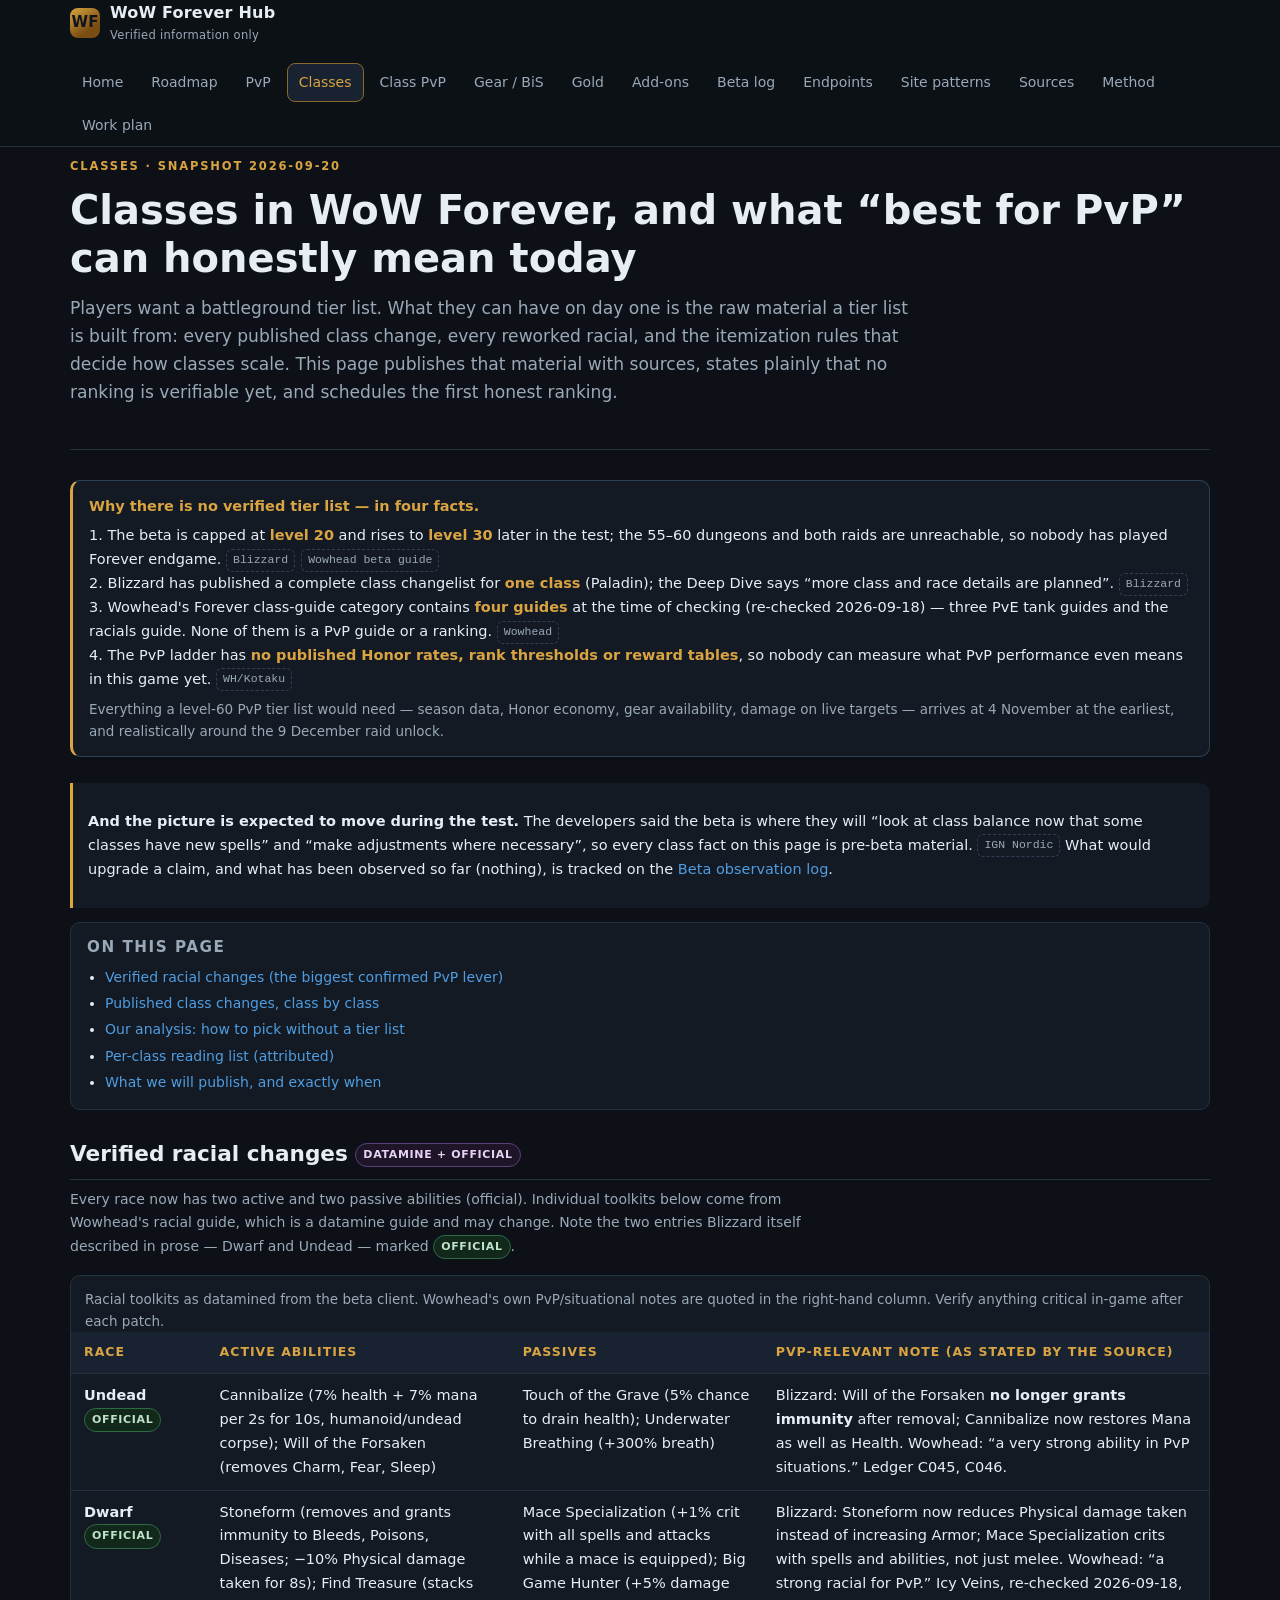
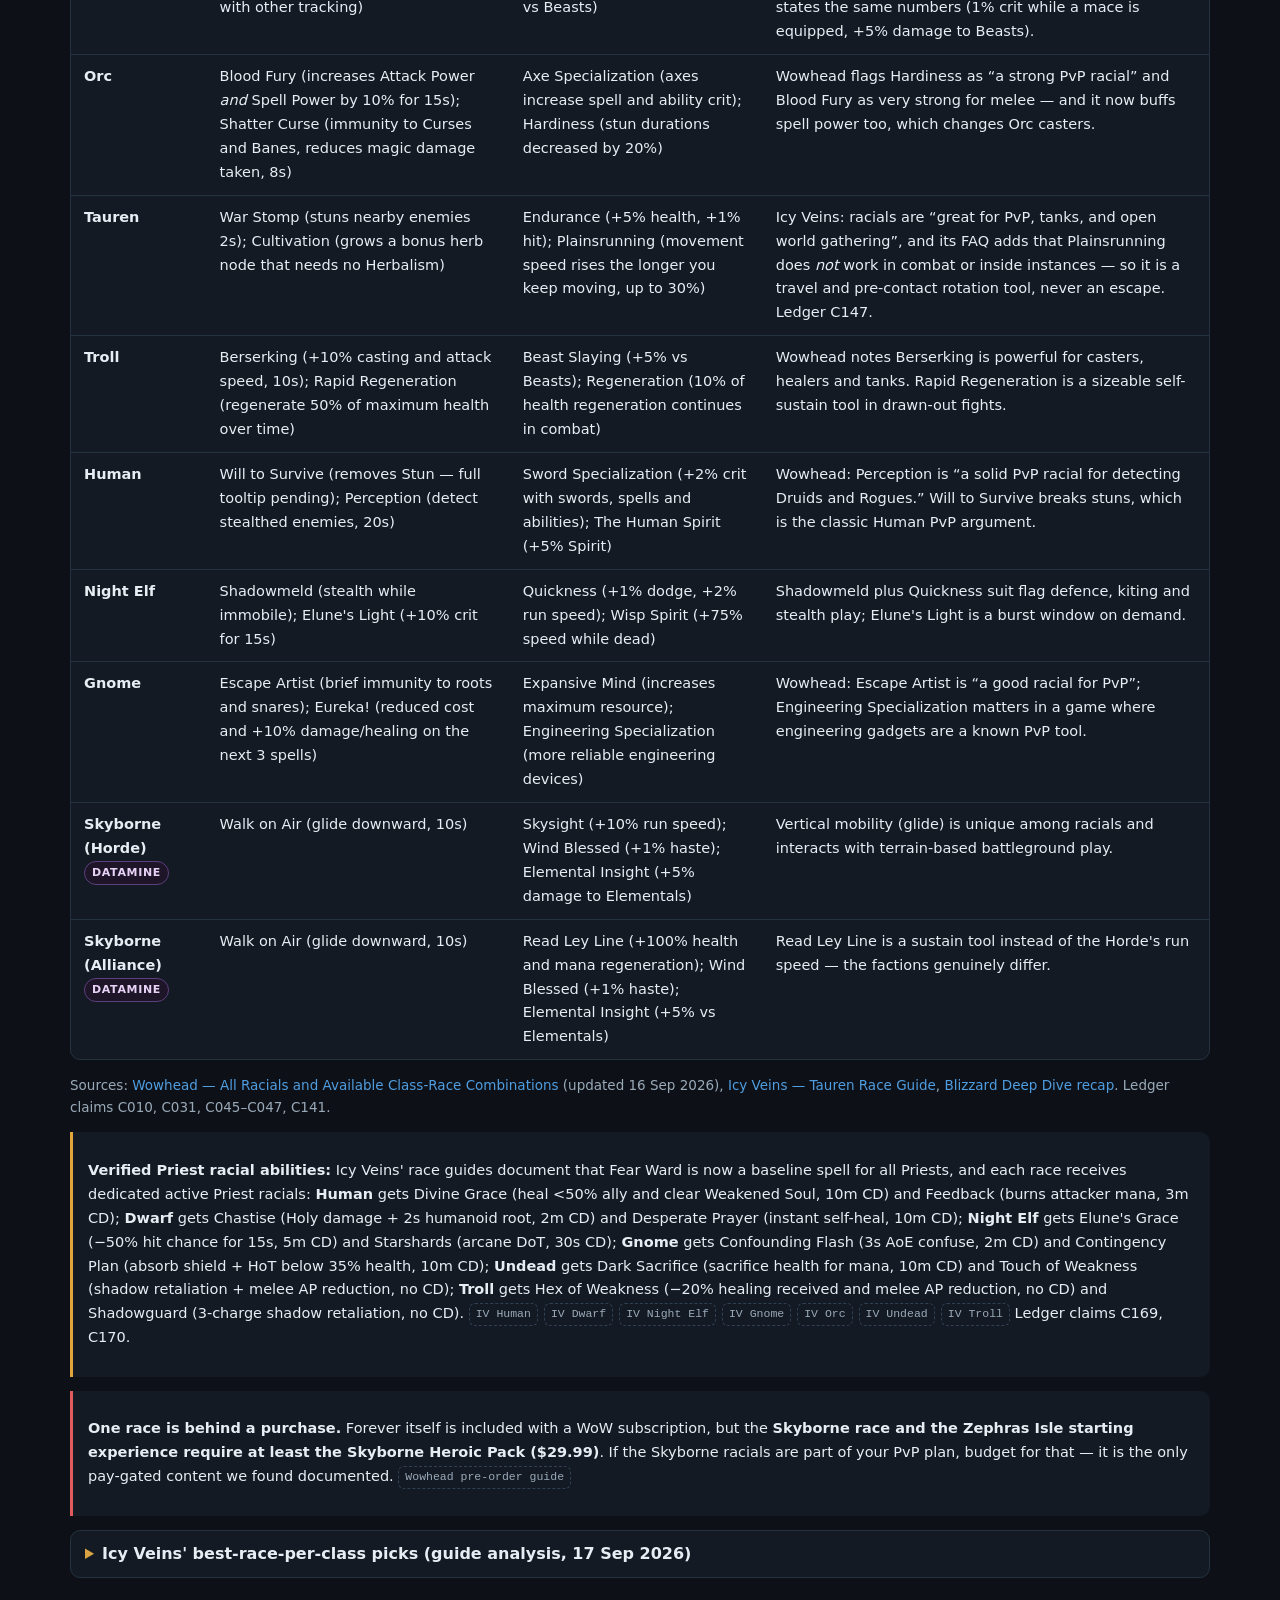
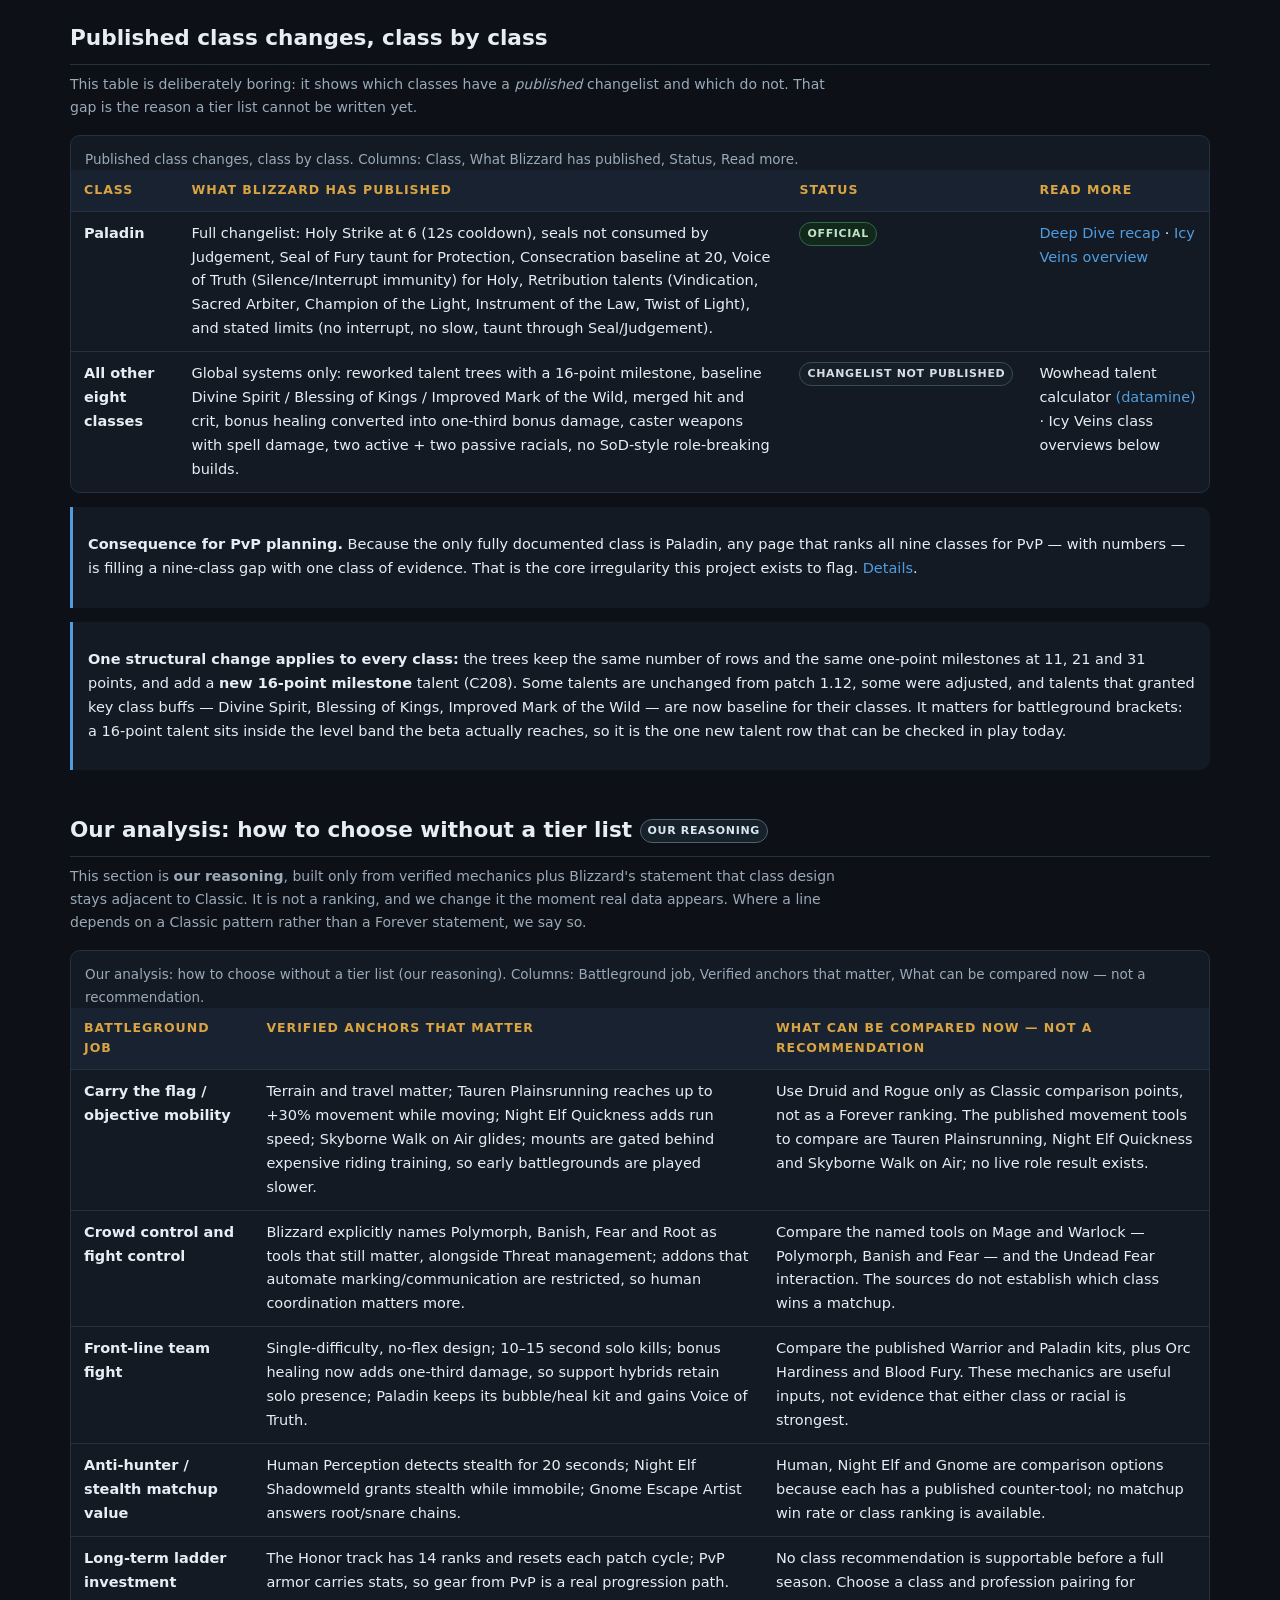
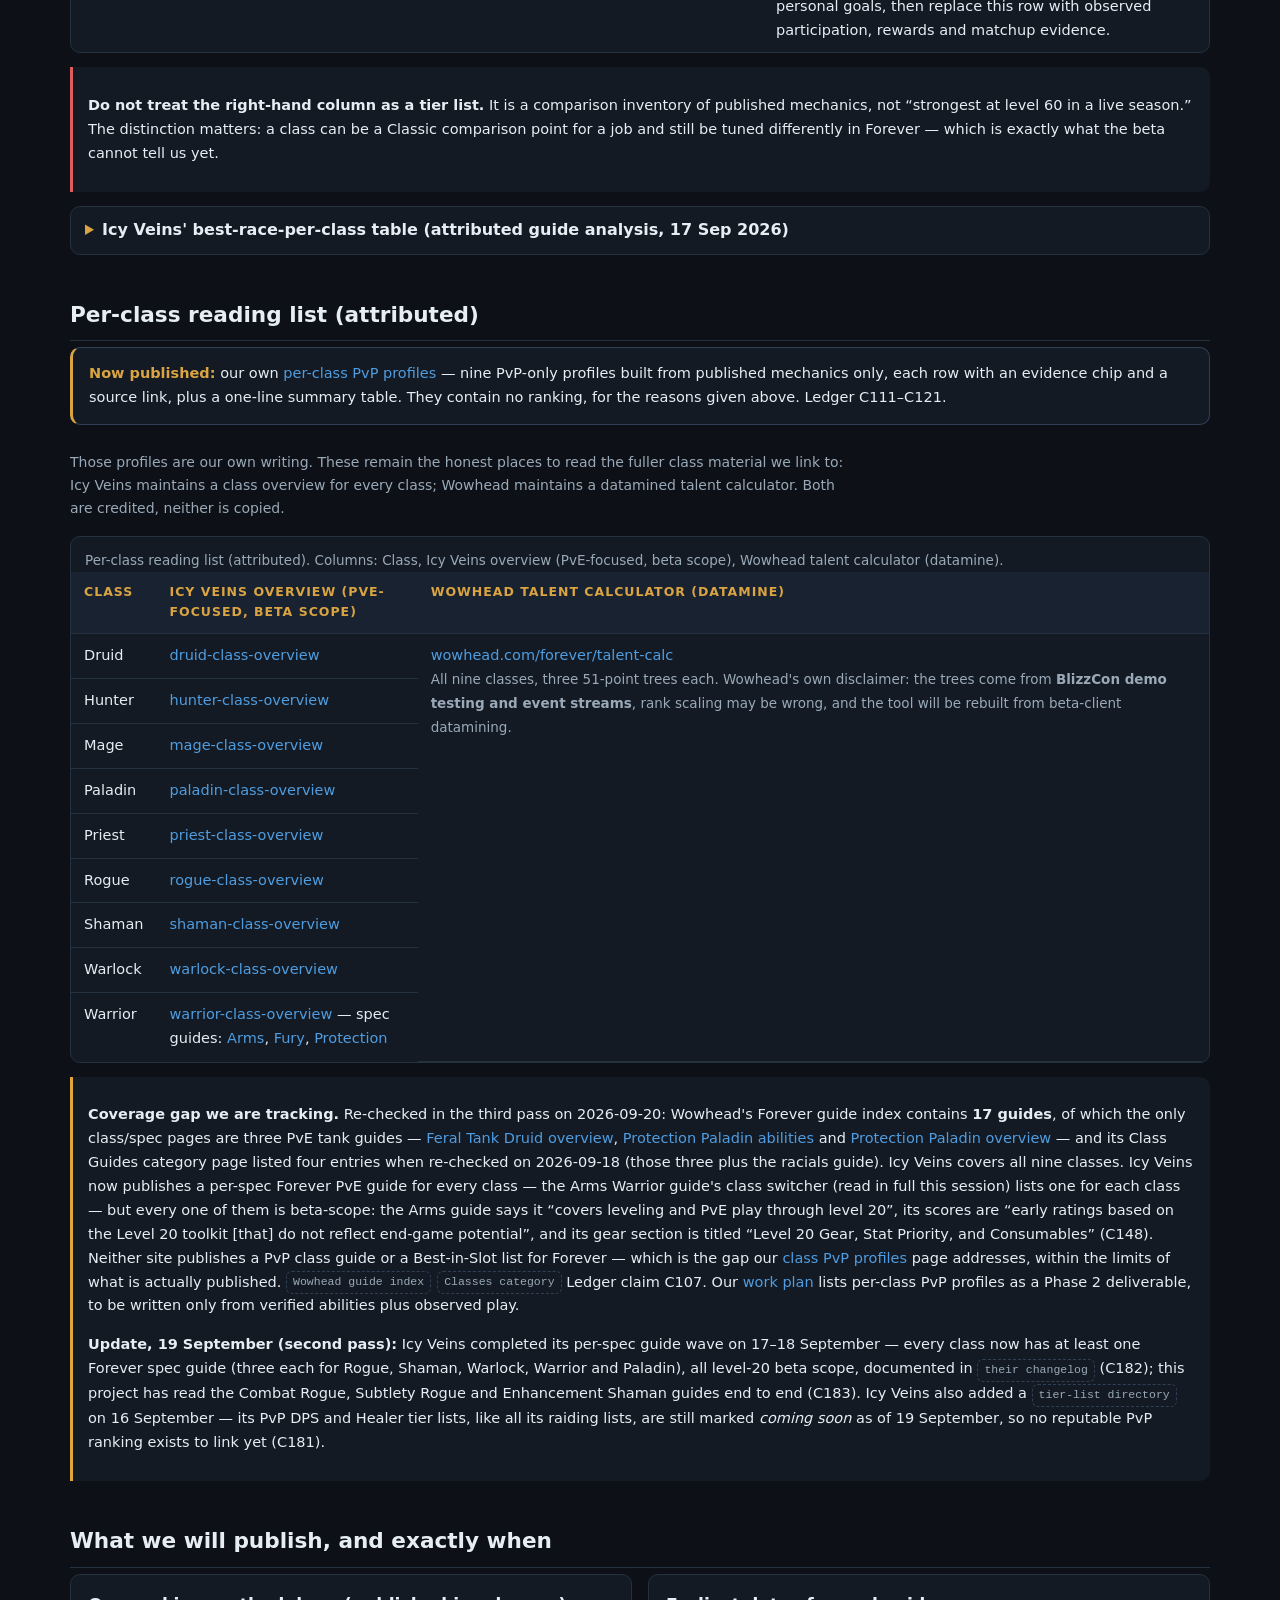
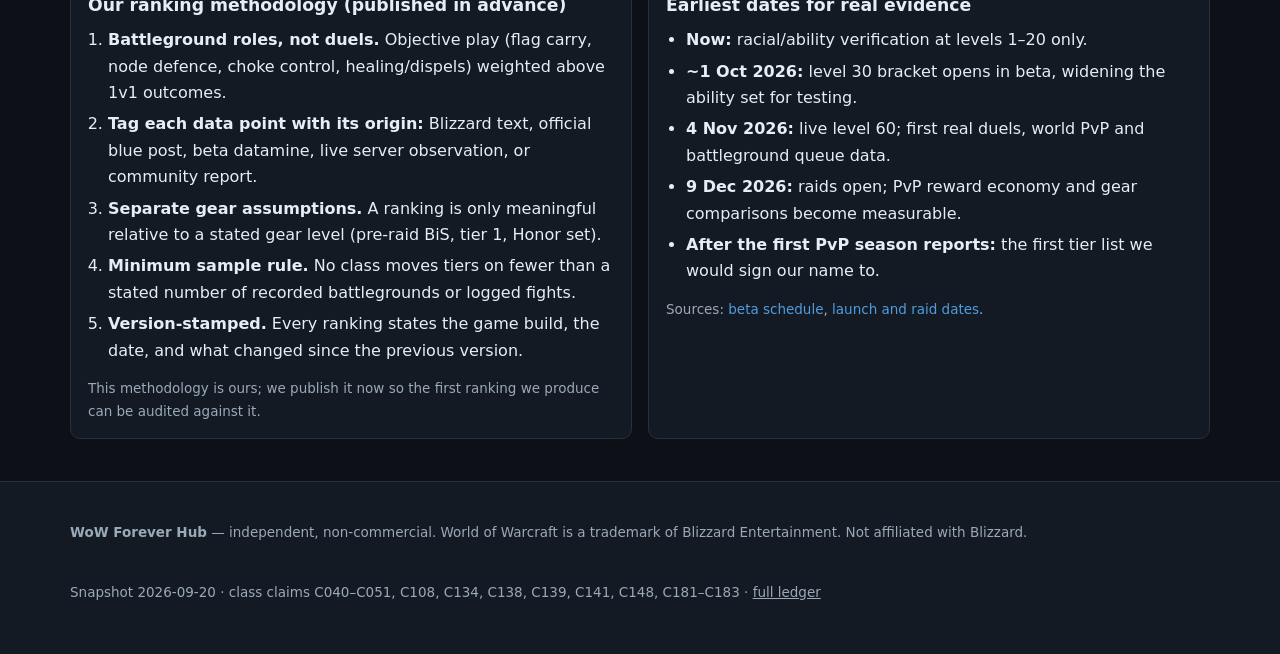
<file: classes.html>
<!DOCTYPE html>
<html lang="en">
<head>
<meta charset="utf-8">
<meta name="viewport" content="width=device-width, initial-scale=1">
<title>Classes and PvP picks in WoW Forever — what is verified | WoW Forever Hub</title>
<meta name="description" content="Why no verified PvP tier list for WoW Forever exists yet, plus the verified racial changes, the published class changelist, and the data that will decide the first real rankings.">
<meta name="theme-color" content="#0d1117">
<link rel="icon" href="data:image/svg+xml,%3Csvg%20xmlns='http://www.w3.org/2000/svg'%20viewBox='0%200%2064%2064'%3E%3Crect%20width='64'%20height='64'%20rx='12'%20fill='%230d1117'/%3E%3Ctext%20x='32'%20y='42'%20font-family='Georgia,serif'%20font-size='30'%20font-weight='700'%20fill='%23d9a441'%20text-anchor='middle'%3EWF%3C/text%3E%3C/svg%3E">
<meta property="og:type" content="article">
<meta property="og:title" content="Classes and PvP picks in WoW Forever — what is verified | WoW Forever Hub">
<meta property="og:description" content="Why no verified PvP tier list for WoW Forever exists yet, plus the verified racial changes, the published class changelist, and the data that will decide the first real rankings.">
<link rel="canonical" href="https://buffedlizard55-lab.github.io/WoWForever/classes.html">
<link rel="stylesheet" href="assets/css/style.css">
</head>
<body>
<a class="skip-link" href="#main">Skip to content</a>

<header class="site-header">
  <div class="wrap">
    <a class="brand" href="index.html">
      <span class="mark" aria-hidden="true">WF</span>
      <span>WoW Forever Hub<small>Verified information only</small></span>
    </a>
    <nav class="nav" aria-label="Main">
      <a href="index.html">Home</a>
      <a href="roadmap.html">Roadmap</a>
      <a href="pvp.html">PvP</a>
      <a href="classes.html">Classes</a>
      <a href="class-pvp.html">Class PvP</a>
      <a href="gear.html">Gear / BiS</a>
      <a href="gold.html">Gold</a>
      <a href="addons.html">Add-ons</a>
      <a href="beta.html">Beta log</a>
      <a href="data-api.html">Endpoints</a>
      <a href="site-patterns.html">Site patterns</a>
      <a href="sources.html">Sources</a>
      <a href="method.html">Method</a>
      <a href="work-plan.html">Work plan</a>
    </nav>
  </div>
</header>

<main id="main" class="wrap">

  <div class="hero">
    <p class="eyebrow">Classes · snapshot <span data-snapshot>2026-09-20</span></p>
    <h1>Classes in WoW Forever, and what “best for PvP” can honestly mean today</h1>
    <p class="lede">
      Players want a battleground tier list. What they can have on day one is the raw material a tier list is built
      from: every published class change, every reworked racial, and the itemization rules that decide how classes scale.
      This page publishes that material with sources, states plainly that no ranking is verifiable yet, and schedules the
      first honest ranking.
    </p>
  </div>

  <div id="no-tier-list" class="banner">
    <strong>Why there is no verified tier list — in four facts.</strong>
    <p>
      1. The beta is capped at <strong>level 20</strong> and rises to <strong>level 30</strong> later in the test; the 55–60
      dungeons and both raids are unreachable, so nobody has played Forever endgame.
      <span class="srcs"><a class="src" href="https://news.blizzard.com/en-us/article/24304160/the-world-of-warcraft-forever-beta-now-live" rel="noopener">Blizzard</a><a class="src" href="https://www.wowhead.com/forever/guide/beta-content-unlock-overview" rel="noopener">Wowhead beta guide</a></span><br>
      2. Blizzard has published a complete class changelist for <strong>one class</strong> (Paladin); the Deep Dive says
      “more class and race details are planned”.
      <span class="srcs"><a class="src" href="https://news.blizzard.com/en-us/article/24303313/world-of-warcraft-forever-deep-dive-panel-recap" rel="noopener">Blizzard</a></span><br>
      3. Wowhead's Forever class-guide category contains <strong>four guides</strong> at the time of checking
      (re-checked 2026-09-18) — three PvE tank guides and the racials guide. None of them is a PvP guide or a ranking.
      <span class="srcs"><a class="src" href="https://www.wowhead.com/forever/guides/classes" rel="noopener">Wowhead</a></span><br>
      4. The PvP ladder has <strong>no published Honor rates, rank thresholds or reward tables</strong>, so nobody can
      measure what PvP performance even means in this game yet.
      <span class="srcs"><a class="src" href="https://www.wowhead.com/forever/news/14-rank-pvp-honor-track-and-darkspear-islands-battleground-coming-in-wow-forever-382947" rel="noopener">WH/Kotaku</a></span>
    </p>
    <p class="small">
      Everything a level-60 PvP tier list would need — season data, Honor economy, gear availability, damage on live
      targets — arrives at 4 November at the earliest, and realistically around the 9 December raid unlock.
    </p>
  </div>

  <div class="note caution">
    <p><strong>And the picture is expected to move during the test.</strong> The developers said the beta is where they will
    “look at class balance now that some classes have new spells” and “make adjustments where necessary”, so every class fact
    on this page is pre-beta material.
    <span class="srcs"><a class="src" href="https://nordic.ign.com/world-of-warcraft-forever/112801/world-of-warcraft-forever-needs-to-truly-be-forever-interview" rel="noopener">IGN Nordic</a></span>
    What would upgrade a claim, and what has been observed so far (nothing), is tracked on the
    <a href="beta.html#classes">Beta observation log</a>.</p>
  </div>

  <nav class="toc" aria-label="On this page">
    <h2>On this page</h2>
    <ul>
      <li><a href="#racials">Verified racial changes (the biggest confirmed PvP lever)</a></li>
      <li><a href="#changelists">Published class changes, class by class</a></li>
      <li><a href="#analysis">Our analysis: how to pick without a tier list</a></li>
      <li><a href="#guide-sources">Per-class reading list (attributed)</a></li>
      <li><a href="#commitment">What we will publish, and exactly when</a></li>
    </ul>
  </nav>

  <section id="racials" aria-labelledby="h-racials">
    <h2 id="h-racials">Verified racial changes <span class="chip datamine">Datamine + official</span></h2>
    <p class="sub">
      Every race now has two active and two passive abilities (official). Individual toolkits below come from Wowhead's
      racial guide, which is a datamine guide and may change. Note the two entries Blizzard itself described in prose —
      Dwarf and Undead — marked <span class="chip official">Official</span>.
    </p>
    <div class="table-wrap">
      <table>
        <caption>Racial toolkits as datamined from the beta client. Wowhead's own PvP/situational notes are quoted in the right-hand column. Verify anything critical in-game after each patch.</caption>
        <thead>
          <tr><th scope="col">Race</th><th scope="col">Active abilities</th><th scope="col">Passives</th><th scope="col">PvP-relevant note (as stated by the source)</th></tr>
        </thead>
        <tbody>
          <tr>
            <td><strong>Undead</strong> <span class="chip official">Official</span></td>
            <td>Cannibalize (7% health + 7% mana per 2s for 10s, humanoid/undead corpse); Will of the Forsaken (removes Charm, Fear, Sleep)</td>
            <td>Touch of the Grave (5% chance to drain health); Underwater Breathing (+300% breath)</td>
            <td>Blizzard: Will of the Forsaken <strong>no longer grants immunity</strong> after removal; Cannibalize now restores Mana as well as Health. Wowhead: “a very strong ability in PvP situations.” Ledger C045, C046.</td>
          </tr>
          <tr>
            <td><strong>Dwarf</strong> <span class="chip official">Official</span></td>
            <td>Stoneform (removes and grants immunity to Bleeds, Poisons, Diseases; −10% Physical damage taken for 8s); Find Treasure (stacks with other tracking)</td>
            <td>Mace Specialization (+1% crit with all spells and attacks while a mace is equipped); Big Game Hunter (+5% damage vs Beasts)</td>
            <td>Blizzard: Stoneform now reduces Physical damage taken instead of increasing Armor; Mace Specialization crits with spells and abilities, not just melee. Wowhead: “a strong racial for PvP.” Icy Veins, re-checked 2026-09-18, states the same numbers (1% crit while a mace is equipped, +5% damage to Beasts).</td>
          </tr>
          <tr>
            <td><strong>Orc</strong></td>
            <td>Blood Fury (increases Attack Power <em>and</em> Spell Power by 10% for 15s); Shatter Curse (immunity to Curses and Banes, reduces magic damage taken, 8s)</td>
            <td>Axe Specialization (axes increase spell and ability crit); Hardiness (stun durations decreased by 20%)</td>
            <td>Wowhead flags Hardiness as “a strong PvP racial” and Blood Fury as very strong for melee — and it now buffs spell power too, which changes Orc casters.</td>
          </tr>
          <tr>
            <td><strong>Tauren</strong></td>
            <td>War Stomp (stuns nearby enemies 2s); Cultivation (grows a bonus herb node that needs no Herbalism)</td>
            <td>Endurance (+5% health, +1% hit); Plainsrunning (movement speed rises the longer you keep moving, up to 30%)</td>
            <td>Icy Veins: racials are “great for PvP, tanks, and open world gathering”, and its FAQ adds that Plainsrunning does <em>not</em> work in combat or inside instances — so it is a travel and pre-contact rotation tool, never an escape. Ledger C147.</td>
          </tr>
          <tr>
            <td><strong>Troll</strong></td>
            <td>Berserking (+10% casting and attack speed, 10s); Rapid Regeneration (regenerate 50% of maximum health over time)</td>
            <td>Beast Slaying (+5% vs Beasts); Regeneration (10% of health regeneration continues in combat)</td>
            <td>Wowhead notes Berserking is powerful for casters, healers and tanks. Rapid Regeneration is a sizeable self-sustain tool in drawn-out fights.</td>
          </tr>
          <tr>
            <td><strong>Human</strong></td>
            <td>Will to Survive (removes Stun — full tooltip pending); Perception (detect stealthed enemies, 20s)</td>
            <td>Sword Specialization (+2% crit with swords, spells and abilities); The Human Spirit (+5% Spirit)</td>
            <td>Wowhead: Perception is “a solid PvP racial for detecting Druids and Rogues.” Will to Survive breaks stuns, which is the classic Human PvP argument.</td>
          </tr>
          <tr>
            <td><strong>Night Elf</strong></td>
            <td>Shadowmeld (stealth while immobile); Elune's Light (+10% crit for 15s)</td>
            <td>Quickness (+1% dodge, +2% run speed); Wisp Spirit (+75% speed while dead)</td>
            <td>Shadowmeld plus Quickness suit flag defence, kiting and stealth play; Elune's Light is a burst window on demand.</td>
          </tr>
          <tr>
            <td><strong>Gnome</strong></td>
            <td>Escape Artist (brief immunity to roots and snares); Eureka! (reduced cost and +10% damage/healing on the next 3 spells)</td>
            <td>Expansive Mind (increases maximum resource); Engineering Specialization (more reliable engineering devices)</td>
            <td>Wowhead: Escape Artist is “a good racial for PvP”; Engineering Specialization matters in a game where engineering gadgets are a known PvP tool.</td>
          </tr>
          <tr>
            <td><strong>Skyborne (Horde)</strong> <span class="chip datamine">Datamine</span></td>
            <td>Walk on Air (glide downward, 10s)</td>
            <td>Skysight (+10% run speed); Wind Blessed (+1% haste); Elemental Insight (+5% damage to Elementals)</td>
            <td>Vertical mobility (glide) is unique among racials and interacts with terrain-based battleground play.</td>
          </tr>
          <tr>
            <td><strong>Skyborne (Alliance)</strong> <span class="chip datamine">Datamine</span></td>
            <td>Walk on Air (glide downward, 10s)</td>
            <td>Read Ley Line (+100% health and mana regeneration); Wind Blessed (+1% haste); Elemental Insight (+5% vs Elementals)</td>
            <td>Read Ley Line is a sustain tool instead of the Horde's run speed — the factions genuinely differ.</td>
          </tr>
        </tbody>
      </table>
    </div>
    <p class="small">
      Sources: <a href="https://www.wowhead.com/forever/guide/new-race-class-combinations" rel="noopener">Wowhead — All Racials and Available Class-Race Combinations</a> (updated 16 Sep 2026),
      <a href="https://www.icy-veins.com/wow-forever/tauren-race-guide" rel="noopener">Icy Veins — Tauren Race Guide</a>,
      <a href="https://news.blizzard.com/en-us/article/24303313/world-of-warcraft-forever-deep-dive-panel-recap" rel="noopener">Blizzard Deep Dive recap</a>.
      Ledger claims C010, C031, C045–C047, C141.
    </p>
    <div class="note caution">
      <p><strong>Verified Priest racial abilities:</strong> Icy Veins' race guides document that Fear Ward is now a baseline spell for all Priests, and each race receives dedicated active Priest racials:
      <strong>Human</strong> gets Divine Grace (heal &lt;50% ally and clear Weakened Soul, 10m CD) and Feedback (burns attacker mana, 3m CD);
      <strong>Dwarf</strong> gets Chastise (Holy damage + 2s humanoid root, 2m CD) and Desperate Prayer (instant self-heal, 10m CD);
      <strong>Night Elf</strong> gets Elune's Grace (−50% hit chance for 15s, 5m CD) and Starshards (arcane DoT, 30s CD);
      <strong>Gnome</strong> gets Confounding Flash (3s AoE confuse, 2m CD) and Contingency Plan (absorb shield + HoT below 35% health, 10m CD);
      <strong>Undead</strong> gets Dark Sacrifice (sacrifice health for mana, 10m CD) and Touch of Weakness (shadow retaliation + melee AP reduction, no CD);
      <strong>Troll</strong> gets Hex of Weakness (−20% healing received and melee AP reduction, no CD) and Shadowguard (3-charge shadow retaliation, no CD).
      <span class="srcs"><a class="src" href="https://www.icy-veins.com/wow-forever/human-race-guide" rel="noopener">IV Human</a><a class="src" href="https://www.icy-veins.com/wow-forever/dwarf-race-guide" rel="noopener">IV Dwarf</a><a class="src" href="https://www.icy-veins.com/wow-forever/night-elf-race-guide" rel="noopener">IV Night Elf</a><a class="src" href="https://www.icy-veins.com/wow-forever/gnome-race-guide" rel="noopener">IV Gnome</a><a class="src" href="https://www.icy-veins.com/wow-forever/orc-race-guide" rel="noopener">IV Orc</a><a class="src" href="https://www.icy-veins.com/wow-forever/undead-race-guide" rel="noopener">IV Undead</a><a class="src" href="https://www.icy-veins.com/wow-forever/troll-race-guide" rel="noopener">IV Troll</a></span>
      Ledger claims C169, C170.</p>
    </div>
    <div class="note warn">
      <p><strong>One race is behind a purchase.</strong> Forever itself is included with a WoW subscription, but the
      <strong>Skyborne race and the Zephras Isle starting experience require at least the Skyborne Heroic Pack ($29.99)</strong>.
      If the Skyborne racials are part of your PvP plan, budget for that — it is the only pay-gated content we found documented.
      <span class="srcs"><a class="src" href="https://www.wowhead.com/forever/guide/pre-order-packs-rewards" rel="noopener">Wowhead pre-order guide</a></span></p>
    </div>

    <details>
      <summary>Icy Veins' best-race-per-class picks (guide analysis, 17 Sep 2026)</summary>
      <div class="table-wrap">
        <table class="compact">
        <caption>Verified racial changes (datamine plus official). Columns: Class, Alliance pick, Horde pick.</caption>
          <thead><tr><th scope="col">Class</th><th scope="col">Alliance pick</th><th scope="col">Horde pick</th></tr></thead>
          <tbody>
            <tr><td>Druid</td><td>Night Elf</td><td>Tauren</td></tr>
            <tr><td>Hunter</td><td>Human</td><td>Troll</td></tr>
            <tr><td>Mage</td><td>Gnome</td><td>Orc</td></tr>
            <tr><td>Paladin</td><td>Human</td><td>Undead</td></tr>
            <tr><td>Priest</td><td>Gnome</td><td>Undead</td></tr>
            <tr><td>Rogue</td><td>Night Elf</td><td>Troll</td></tr>
            <tr><td>Shaman</td><td>Dwarf</td><td>Orc</td></tr>
            <tr><td>Warlock</td><td>Gnome</td><td>Undead</td></tr>
            <tr><td>Warrior</td><td>Night Elf (Dwarf for tanking)</td><td>Orc or Tauren</td></tr>
          </tbody>
        </table>
      </div>
      <p class="small">
        Source: <a href="https://www.icy-veins.com/wow-forever/news/best-race-for-every-class-in-wow-forever-watch-our-breakdown/" rel="noopener">Icy Veins — Best Race for Every Class in WoW Forever</a> (Anshlun, 17 Sep 2026).
        Icy Veins' own caveat, quoted in full: these picks “are based on what we've seen so far from the BlizzCon demos and datamining.
        They will likely change before Forever launches November 4th.” Reproduced with attribution as analysis — not a Blizzard statement and
        not a level-60 performance result. Ledger claim C108.
      </p>
    </details>
  </section>

  <section id="changelists" aria-labelledby="h-changelists">
    <h2 id="h-changelists">Published class changes, class by class</h2>
    <p class="sub">
      This table is deliberately boring: it shows which classes have a <em>published</em> changelist and which do not.
      That gap is the reason a tier list cannot be written yet.
    </p>
    <div class="table-wrap">
      <table>
        <caption>Published class changes, class by class. Columns: Class, What Blizzard has published, Status, Read more.</caption>
        <thead>
          <tr><th scope="col">Class</th><th scope="col">What Blizzard has published</th><th scope="col">Status</th><th scope="col">Read more</th></tr>
        </thead>
        <tbody>
          <tr>
            <td><strong>Paladin</strong></td>
            <td>Full changelist: Holy Strike at 6 (12s cooldown), seals not consumed by Judgement, Seal of Fury taunt for Protection, Consecration baseline at 20, Voice of Truth (Silence/Interrupt immunity) for Holy, Retribution talents (Vindication, Sacred Arbiter, Champion of the Light, Instrument of the Law, Twist of Light), and stated limits (no interrupt, no slow, taunt through Seal/Judgement).</td>
            <td><span class="chip official">Official</span></td>
            <td><a href="https://news.blizzard.com/en-us/article/24303313/world-of-warcraft-forever-deep-dive-panel-recap" rel="noopener">Deep Dive recap</a> · <a href="https://www.icy-veins.com/wow-forever/paladin-class-overview" rel="noopener">Icy Veins overview</a></td>
          </tr>
          <tr>
            <td><strong>All other eight classes</strong></td>
            <td>Global systems only: reworked talent trees with a 16-point milestone, baseline Divine Spirit / Blessing of Kings / Improved Mark of the Wild, merged hit and crit, bonus healing converted into one-third bonus damage, caster weapons with spell damage, two active + two passive racials, no SoD-style role-breaking builds.</td>
            <td><span class="chip pending">Changelist not published</span></td>
            <td>Wowhead talent calculator <a href="https://www.wowhead.com/forever/talent-calc" rel="noopener">(datamine)</a> · Icy Veins class overviews below</td>
          </tr>
        </tbody>
      </table>
    </div>
    <div class="note">
      <p><strong>Consequence for PvP planning.</strong> Because the only fully documented class is Paladin, any page that ranks all nine
      classes for PvP — with numbers — is filling a nine-class gap with one class of evidence. That is the core irregularity this
      project exists to flag. <a href="method.html#irregularities">Details</a>.</p>
    </div>
    <div class="note">
      <p>
        <strong>One structural change applies to every class:</strong> the trees keep the same number of rows and the same
        one-point milestones at 11, 21 and 31 points, and add a <strong>new 16-point milestone</strong> talent (C208). Some
        talents are unchanged from patch 1.12, some were adjusted, and talents that granted key class buffs — Divine Spirit,
        Blessing of Kings, Improved Mark of the Wild — are now baseline for their classes. It matters for battleground
        brackets: a 16-point talent sits inside the level band the beta actually reaches, so it is the one new talent row
        that can be checked in play today.
      </p>
    </div>
  </section>

  <section id="analysis" aria-labelledby="h-analysis">
    <h2 id="h-analysis">Our analysis: how to choose without a tier list <span class="chip ours">Our reasoning</span></h2>
    <p class="sub">
      This section is <strong>our reasoning</strong>, built only from verified mechanics plus Blizzard's statement that class design
      stays adjacent to Classic. It is not a ranking, and we change it the moment real data appears. Where a line depends on a
      Classic pattern rather than a Forever statement, we say so.
    </p>
    <div class="table-wrap">
      <table>
        <caption>Our analysis: how to choose without a tier list (our reasoning). Columns: Battleground job, Verified anchors that matter, What can be compared now — not a recommendation.</caption>
        <thead>
          <tr><th scope="col">Battleground job</th><th scope="col">Verified anchors that matter</th><th scope="col">What can be compared now — not a recommendation</th></tr>
        </thead>
        <tbody>
          <tr>
            <td><strong>Carry the flag / objective mobility</strong></td>
            <td>Terrain and travel matter; Tauren Plainsrunning reaches up to +30% movement while moving; Night Elf Quickness adds run speed; Skyborne Walk on Air glides; mounts are gated behind expensive riding training, so early battlegrounds are played slower.</td>
            <td>Use Druid and Rogue only as Classic comparison points, not as a Forever ranking. The published movement tools to compare are Tauren Plainsrunning, Night Elf Quickness and Skyborne Walk on Air; no live role result exists.</td>
          </tr>
          <tr>
            <td><strong>Crowd control and fight control</strong></td>
            <td>Blizzard explicitly names Polymorph, Banish, Fear and Root as tools that still matter, alongside Threat management; addons that automate marking/communication are restricted, so human coordination matters more.</td>
            <td>Compare the named tools on Mage and Warlock — Polymorph, Banish and Fear — and the Undead Fear interaction. The sources do not establish which class wins a matchup.</td>
          </tr>
          <tr>
            <td><strong>Front-line team fight</strong></td>
            <td>Single-difficulty, no-flex design; 10–15 second solo kills; bonus healing now adds one-third damage, so support hybrids retain solo presence; Paladin keeps its bubble/heal kit and gains Voice of Truth.</td>
            <td>Compare the published Warrior and Paladin kits, plus Orc Hardiness and Blood Fury. These mechanics are useful inputs, not evidence that either class or racial is strongest.</td>
          </tr>
          <tr>
            <td><strong>Anti-hunter / stealth matchup value</strong></td>
            <td>Human Perception detects stealth for 20 seconds; Night Elf Shadowmeld grants stealth while immobile; Gnome Escape Artist answers root/snare chains.</td>
            <td>Human, Night Elf and Gnome are comparison options because each has a published counter-tool; no matchup win rate or class ranking is available.</td>
          </tr>
          <tr>
            <td><strong>Long-term ladder investment</strong></td>
            <td>The Honor track has 14 ranks and resets each patch cycle; PvP armor carries stats, so gear from PvP is a real progression path.</td>
            <td>No class recommendation is supportable before a full season. Choose a class and profession pairing for personal goals, then replace this row with observed participation, rewards and matchup evidence.</td>
          </tr>
        </tbody>
      </table>
    </div>
    <div class="note warn">
      <p><strong>Do not treat the right-hand column as a tier list.</strong> It is a comparison inventory of published mechanics,
      not “strongest at level 60 in a live season.” The distinction matters: a class can be a Classic comparison point for a job and
      still be tuned differently in Forever — which is exactly what the beta cannot tell us yet.</p>
    </div>
    <details>
      <summary>Icy Veins' best-race-per-class table (attributed guide analysis, 17 Sep 2026)</summary>
      <div class="table-wrap">
        <table class="compact">
        <caption>Our analysis: how to choose without a tier list Our reasoning. Columns: Class, Alliance, Horde.</caption>
          <thead><tr><th scope="col">Class</th><th scope="col">Alliance</th><th scope="col">Horde</th></tr></thead>
          <tbody>
            <tr><td>Druid</td><td>Night Elf</td><td>Tauren</td></tr>
            <tr><td>Hunter</td><td>Human</td><td>Troll</td></tr>
            <tr><td>Mage</td><td>Gnome</td><td>Orc</td></tr>
            <tr><td>Paladin</td><td>Human</td><td>Undead</td></tr>
            <tr><td>Priest</td><td>Gnome</td><td>Undead</td></tr>
            <tr><td>Rogue</td><td>Night Elf</td><td>Troll</td></tr>
            <tr><td>Shaman</td><td>Dwarf</td><td>Orc</td></tr>
            <tr><td>Warlock</td><td>Gnome</td><td>Undead</td></tr>
            <tr><td>Warrior</td><td>Night Elf (Dwarf for tanking)</td><td>Orc or Tauren</td></tr>
          </tbody>
        </table>
      </div>
      <p class="small">
        Source: <a href="https://www.icy-veins.com/wow-forever/news/best-race-for-every-class-in-wow-forever-watch-our-breakdown/" rel="noopener">Icy Veins — Best Race for Every Class in WoW Forever</a>.
        Icy Veins' reasoning is based on the reworked racials; it is a considered recommendation, not a Blizzard statement and not a
        level-60 performance result. We reproduce it with attribution and no endorsement.
      </p>
    </details>
  </section>

  <section id="guide-sources" aria-labelledby="h-guides">
    <h2 id="h-guides">Per-class reading list (attributed)</h2>
    <div class="banner">
      <strong>Now published:</strong> our own <a href="class-pvp.html">per-class PvP profiles</a> — nine PvP-only
      profiles built from published mechanics only, each row with an evidence chip and a source link, plus a one-line
      summary table. They contain no ranking, for the reasons given above. Ledger C111–C121.
    </div>
    <p class="sub">
      Those profiles are our own writing. These remain the honest places to read the fuller class material we link to:
      Icy Veins maintains a class overview for every class; Wowhead maintains a datamined talent calculator. Both are credited,
      neither is copied.
    </p>
    <div class="table-wrap">
      <table>
        <caption>Per-class reading list (attributed). Columns: Class, Icy Veins overview (PvE-focused, beta scope), Wowhead talent calculator (datamine).</caption>
        <thead><tr><th scope="col">Class</th><th scope="col">Icy Veins overview (PvE-focused, beta scope)</th><th scope="col">Wowhead talent calculator (datamine)</th></tr></thead>
        <tbody>
          <tr><td>Druid</td><td><a href="https://www.icy-veins.com/wow-forever/druid-class-overview" rel="noopener">druid-class-overview</a></td><td rowspan="9"><a href="https://www.wowhead.com/forever/talent-calc" rel="noopener">wowhead.com/forever/talent-calc</a><br><span class="small">All nine classes, three 51-point trees each. Wowhead's own disclaimer: the trees come from <strong>BlizzCon demo testing and event streams</strong>, rank scaling may be wrong, and the tool will be rebuilt from beta-client datamining.</span></td></tr>
          <tr><td>Hunter</td><td><a href="https://www.icy-veins.com/wow-forever/hunter-class-overview" rel="noopener">hunter-class-overview</a></td></tr>
          <tr><td>Mage</td><td><a href="https://www.icy-veins.com/wow-forever/mage-class-overview" rel="noopener">mage-class-overview</a></td></tr>
          <tr><td>Paladin</td><td><a href="https://www.icy-veins.com/wow-forever/paladin-class-overview" rel="noopener">paladin-class-overview</a></td></tr>
          <tr><td>Priest</td><td><a href="https://www.icy-veins.com/wow-forever/priest-class-overview" rel="noopener">priest-class-overview</a></td></tr>
          <tr><td>Rogue</td><td><a href="https://www.icy-veins.com/wow-forever/rogue-class-overview" rel="noopener">rogue-class-overview</a></td></tr>
          <tr><td>Shaman</td><td><a href="https://www.icy-veins.com/wow-forever/shaman-class-overview" rel="noopener">shaman-class-overview</a></td></tr>
          <tr><td>Warlock</td><td><a href="https://www.icy-veins.com/wow-forever/warlock-class-overview" rel="noopener">warlock-class-overview</a></td></tr>
          <tr><td>Warrior</td><td><a href="https://www.icy-veins.com/wow-forever/warrior-class-overview" rel="noopener">warrior-class-overview</a> — spec guides: <a href="https://www.icy-veins.com/wow-forever/arms-warrior-melee-dps-pve-guide" rel="noopener">Arms</a>, <a href="https://www.icy-veins.com/wow-forever/fury-warrior-melee-dps-pve-guide" rel="noopener">Fury</a>, <a href="https://www.icy-veins.com/wow-forever/protection-warrior-tank-pve-guide" rel="noopener">Protection</a></td></tr>
        </tbody>
      </table>
    </div>
    <div class="note caution">
      <p><strong>Coverage gap we are tracking.</strong> Re-checked in the third pass on <span data-snapshot>2026-09-20</span>:
      Wowhead's Forever guide index contains <strong>17 guides</strong>, of which the only class/spec pages are three PvE tank
      guides — <a href="https://www.wowhead.com/forever/guide/classes/druid/feral/overview-pve-tank" rel="noopener">Feral Tank Druid overview</a>,
      <a href="https://www.wowhead.com/forever/guide/classes/paladin/protection/abilities-pve-tank" rel="noopener">Protection Paladin abilities</a> and
      <a href="https://www.wowhead.com/forever/guide/classes/paladin/protection/overview-pve-tank" rel="noopener">Protection Paladin overview</a> —
      and its Class Guides category page listed four entries when re-checked on 2026-09-18 (those three plus the racials guide). Icy Veins covers all nine classes.
      Icy Veins now publishes a per-spec Forever PvE guide for every class — the Arms Warrior guide's class switcher (read in full this session) lists one for each class — but every one of them is beta-scope: the Arms guide says it “covers leveling and PvE play through level 20”, its scores are “early ratings based on the Level 20 toolkit [that] do not reflect end-game potential”, and its gear section is titled “Level 20 Gear, Stat Priority, and Consumables” (C148). Neither site publishes a PvP class guide or a Best-in-Slot list for Forever — which is the gap our
      <a href="class-pvp.html">class PvP profiles</a> page addresses, within the limits of what is actually published. <span class="srcs"><a class="src" href="https://www.wowhead.com/forever/guides" rel="noopener">Wowhead guide index</a><a class="src" href="https://www.wowhead.com/forever/guides/classes" rel="noopener">Classes category</a></span>
      Ledger claim C107. Our <a href="work-plan.html">work plan</a> lists per-class PvP profiles as a Phase 2 deliverable, to be written only
      from verified abilities plus observed play.</p>
      <p><strong>Update, 19 September (second pass):</strong> Icy Veins completed its per-spec guide wave on 17–18 September —
      every class now has at least one Forever spec guide (three each for Rogue, Shaman, Warlock, Warrior and Paladin), all
      level-20 beta scope, documented in <a class="src" href="https://www.icy-veins.com/wow-forever/changelog" rel="noopener">their changelog</a> (C182);
      this project has read the Combat Rogue, Subtlety Rogue and Enhancement Shaman guides end to end (C183). Icy Veins also
      added a <a class="src" href="https://www.icy-veins.com/wow-forever/tier-list-hub" rel="noopener">tier-list directory</a> on 16 September —
      its PvP DPS and Healer tier lists, like all its raiding lists, are still marked <em>coming soon</em> as of 19 September,
      so no reputable PvP ranking exists to link yet (C181).</p>
    </div>
  </section>

  <section id="commitment" aria-labelledby="h-commitment">
    <h2 id="h-commitment">What we will publish, and exactly when</h2>
    <div class="grid two">
      <div class="card">
        <h3>Our ranking methodology (published in advance)</h3>
        <ol class="clean">
          <li><strong>Battleground roles, not duels.</strong> Objective play (flag carry, node defence, choke control, healing/dispels) weighted above 1v1 outcomes.</li>
          <li><strong>Tag each data point with its origin:</strong> Blizzard text, official blue post, beta datamine, live server observation, or community report.</li>
          <li><strong>Separate gear assumptions.</strong> A ranking is only meaningful relative to a stated gear level (pre-raid BiS, tier 1, Honor set).</li>
          <li><strong>Minimum sample rule.</strong> No class moves tiers on fewer than a stated number of recorded battlegrounds or logged fights.</li>
          <li><strong>Version-stamped.</strong> Every ranking states the game build, the date, and what changed since the previous version.</li>
        </ol>
        <p class="small">This methodology is ours; we publish it now so the first ranking we produce can be audited against it.</p>
      </div>
      <div class="card">
        <h3>Earliest dates for real evidence</h3>
        <ul class="clean">
          <li><strong>Now:</strong> racial/ability verification at levels 1–20 only.</li>
          <li><strong>~1 Oct 2026:</strong> level 30 bracket opens in beta, widening the ability set for testing.</li>
          <li><strong>4 Nov 2026:</strong> live level 60; first real duels, world PvP and battleground queue data.</li>
          <li><strong>9 Dec 2026:</strong> raids open; PvP reward economy and gear comparisons become measurable.</li>
          <li><strong>After the first PvP season reports:</strong> the first tier list we would sign our name to.</li>
        </ul>
        <p class="small">Sources: <a href="https://www.wowhead.com/forever/guide/beta-content-unlock-overview" rel="noopener">beta schedule</a>,
        <a href="https://news.blizzard.com/en-us/article/24303862/world-of-warcraft-forever-whats-next-panel-recap" rel="noopener">launch and raid dates</a>.</p>
      </div>
    </div>
  </section>

</main>

<footer class="site-footer">
  <div class="wrap">
    <p><strong>WoW Forever Hub</strong> — independent, non-commercial. World of Warcraft is a trademark of Blizzard Entertainment. Not affiliated with Blizzard.</p>
    <p>Snapshot <span data-snapshot>2026-09-20</span> · class claims C040–C051, C108, C134, C138, C139, C141, C148, C181–C183 · <a href="sources.html#claims">full ledger</a></p>
  </div>
</footer>

<script src="assets/js/site.js"></script>
</body>
</html>
</file>
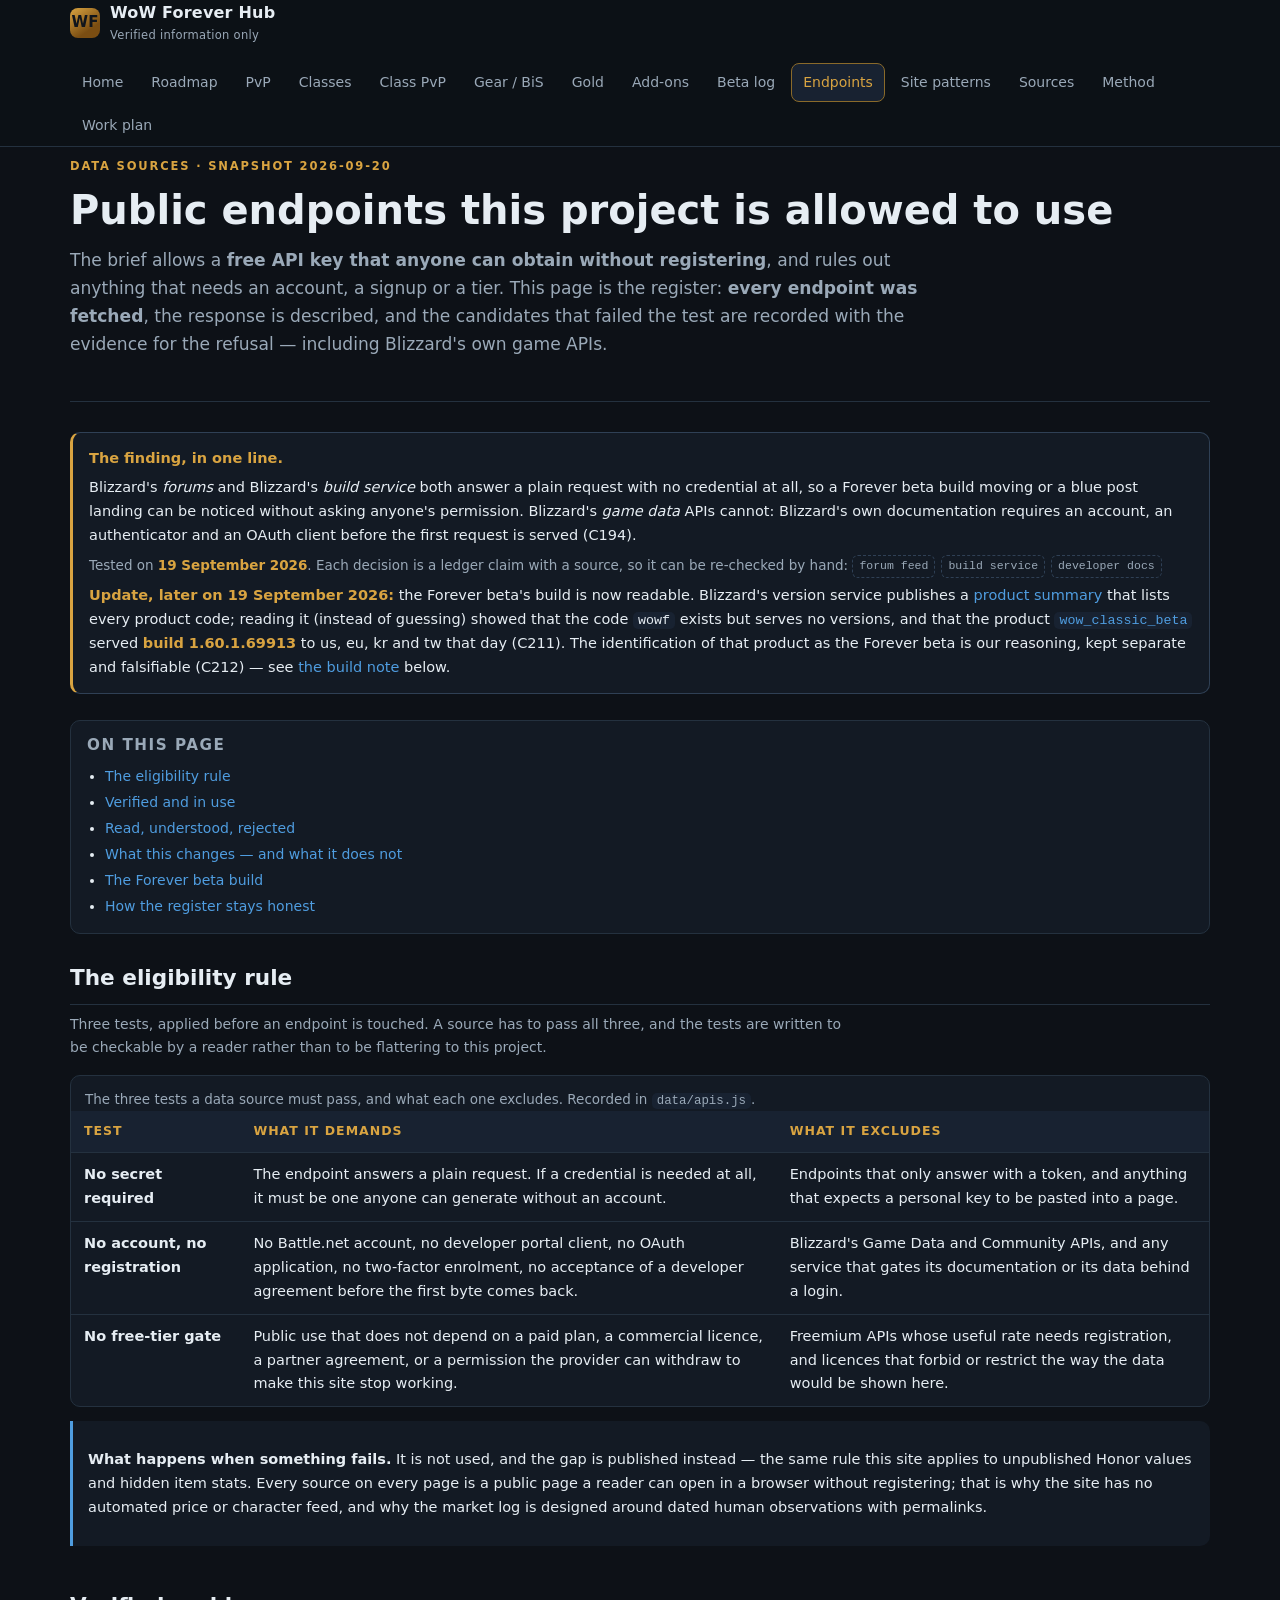
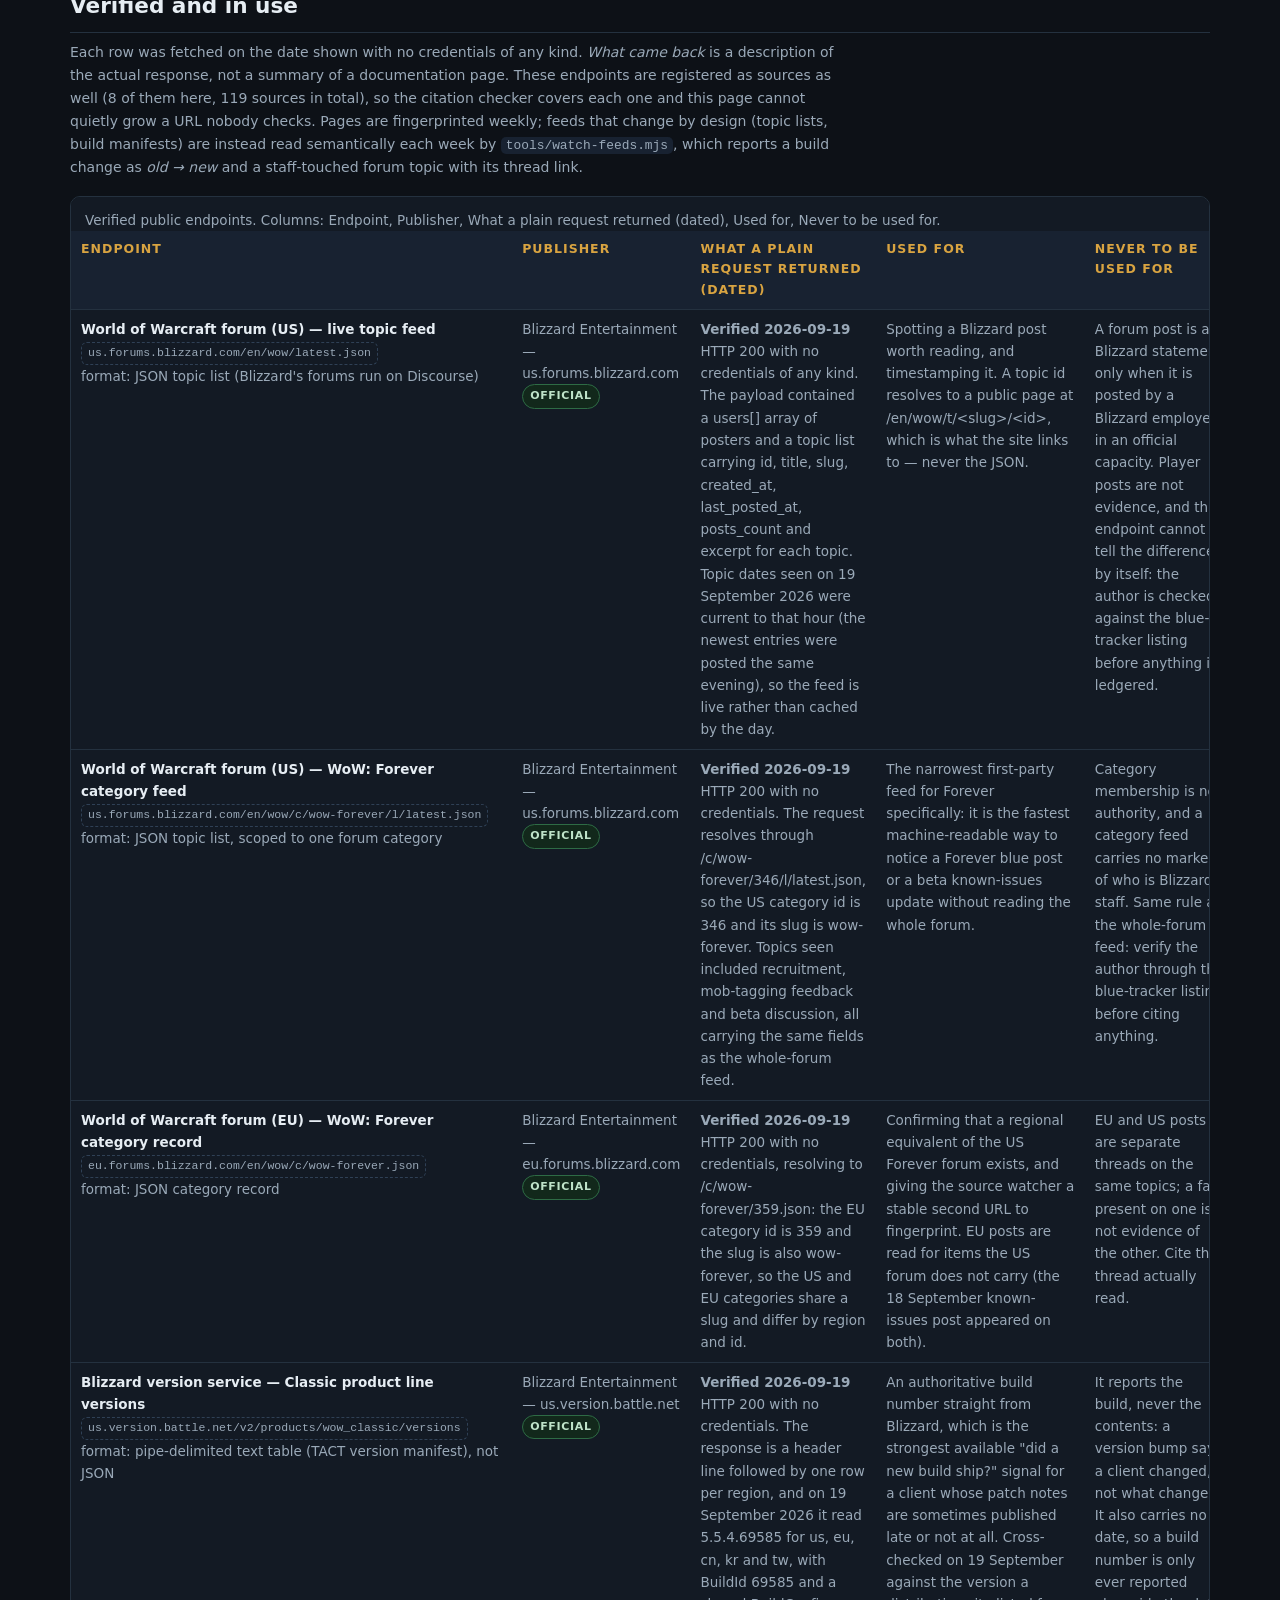
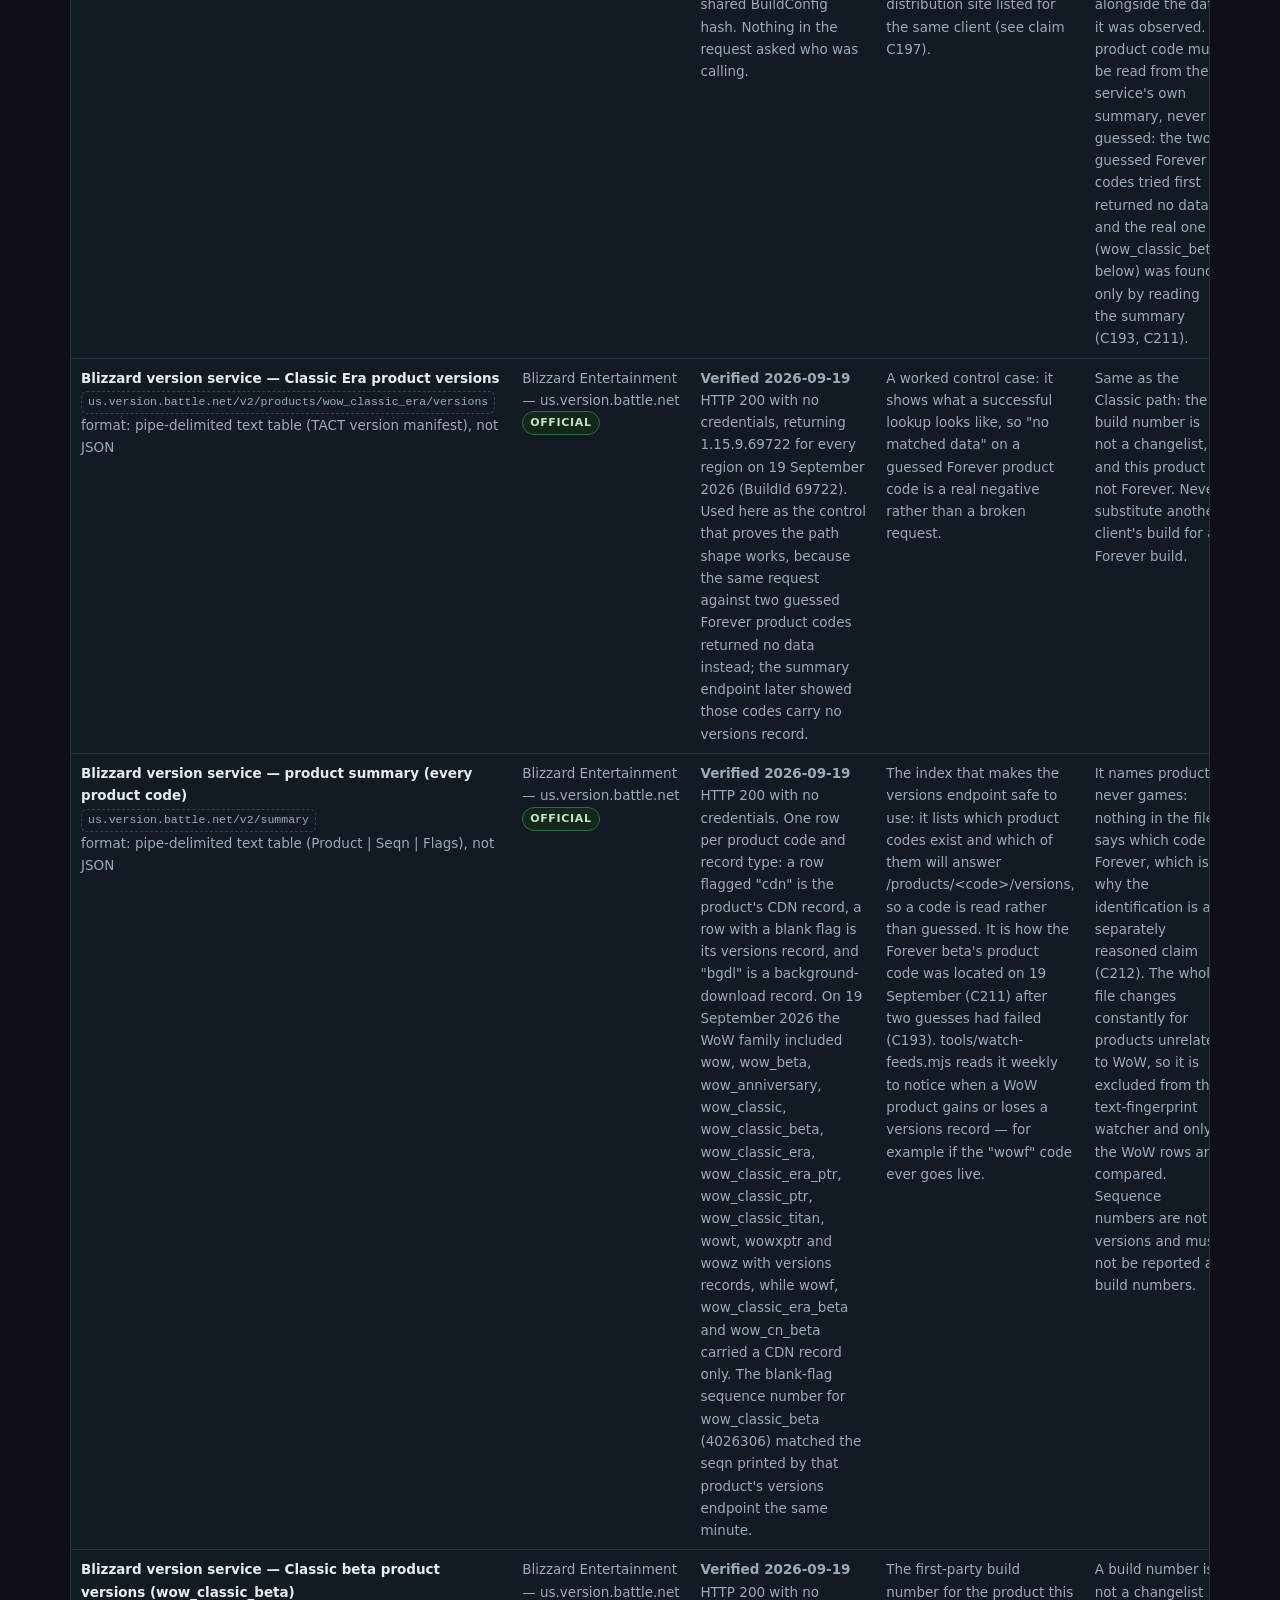
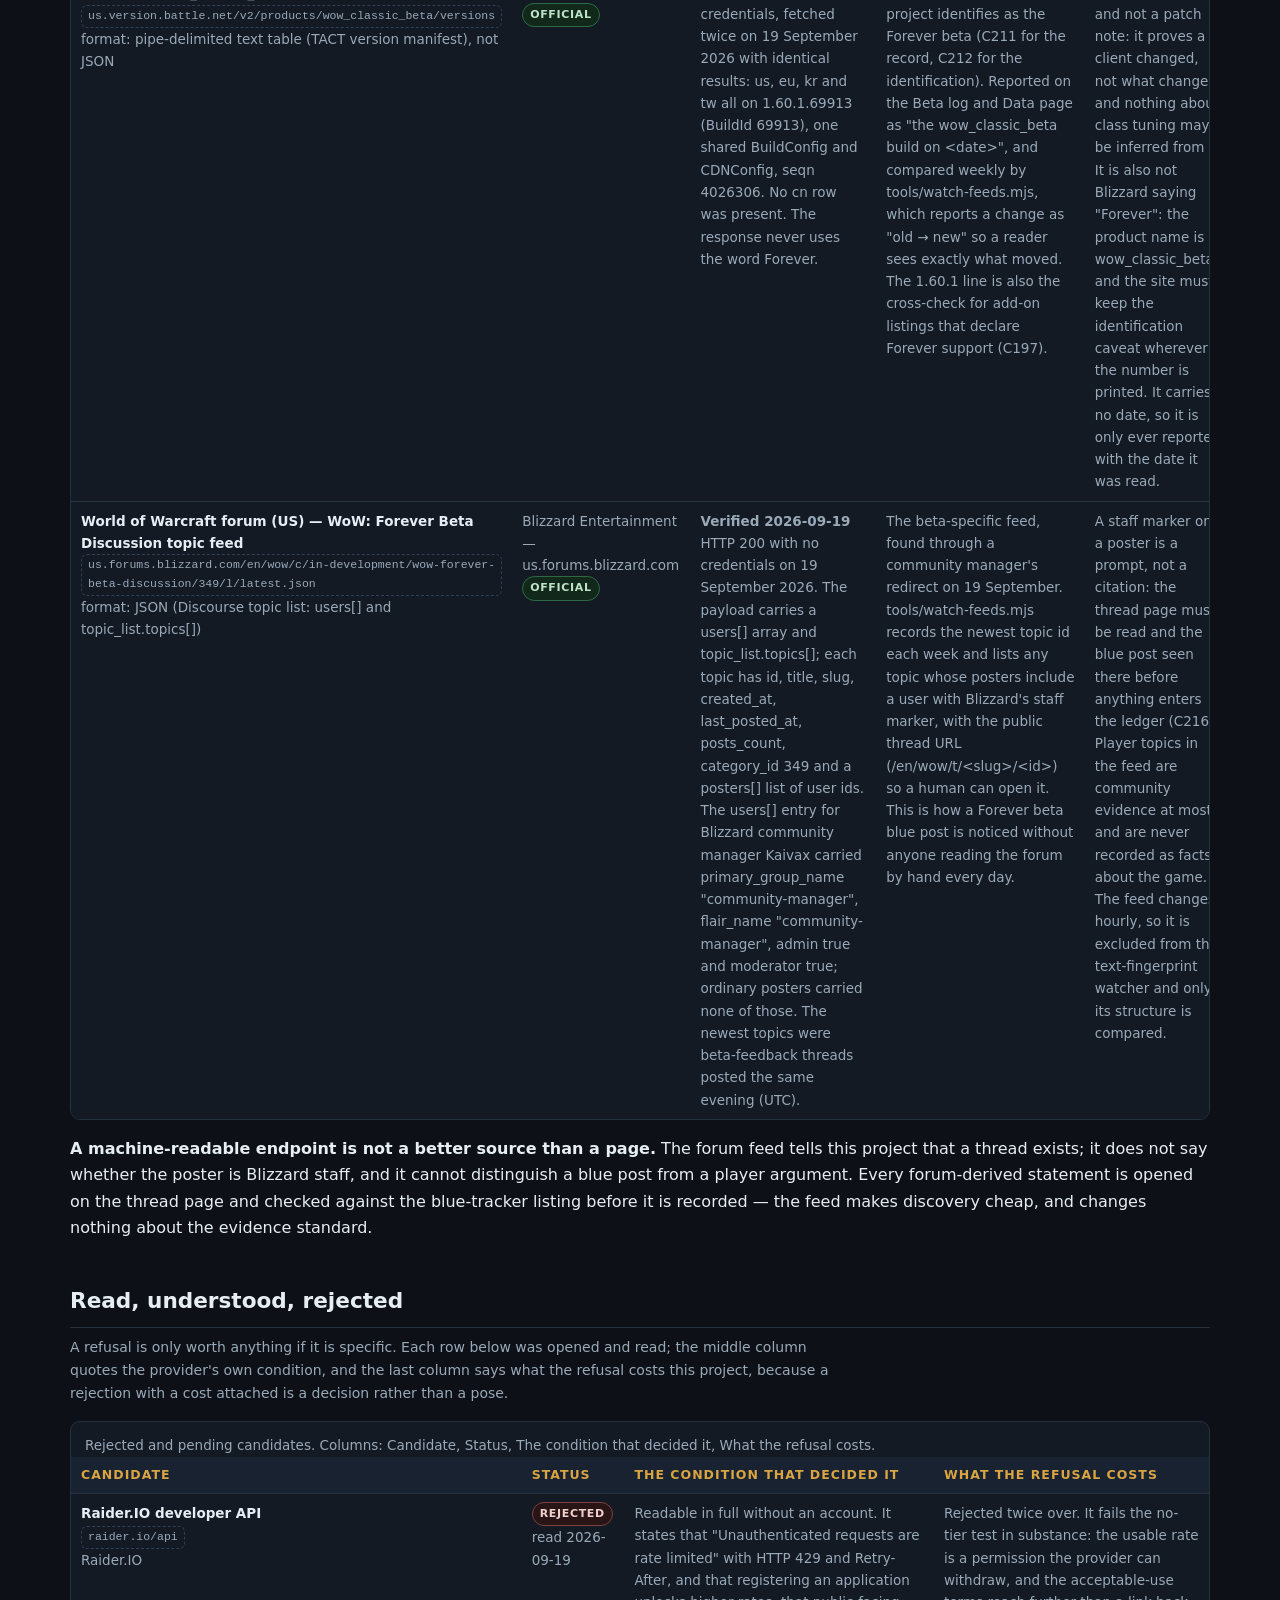
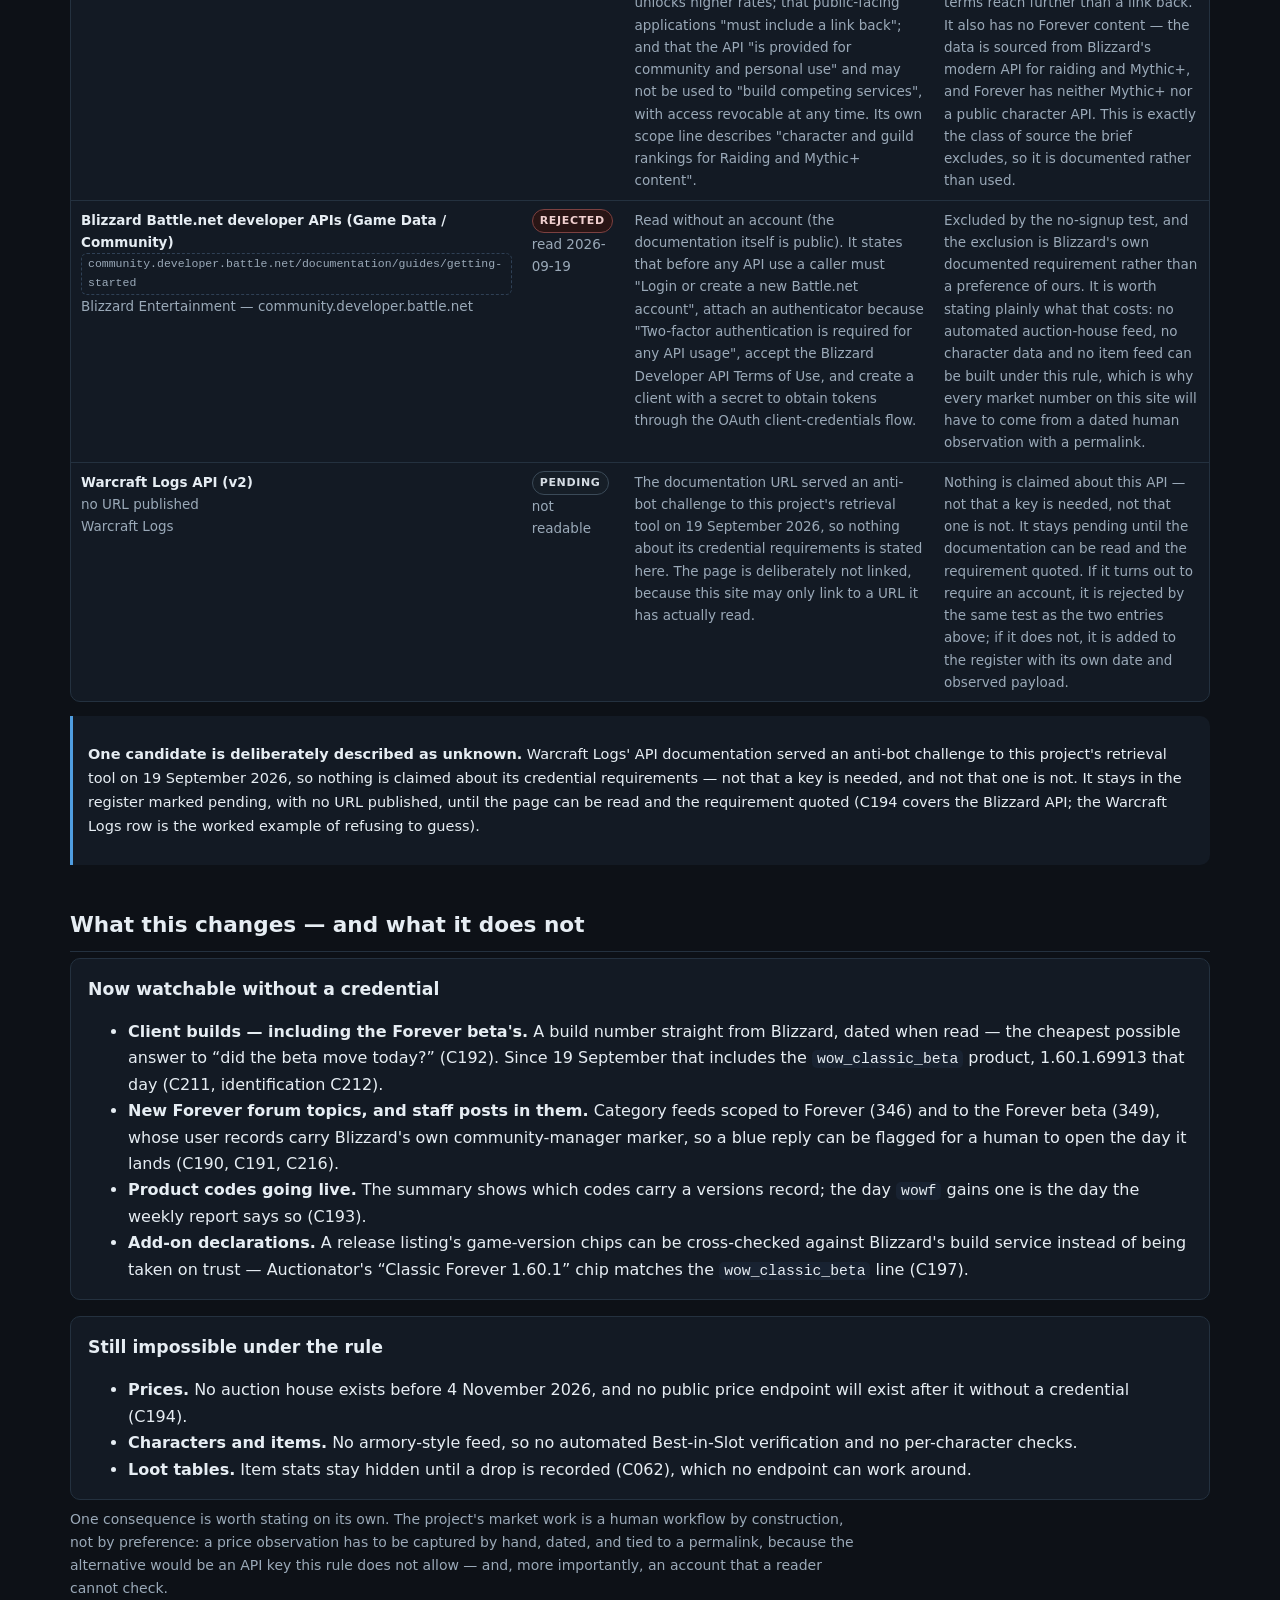
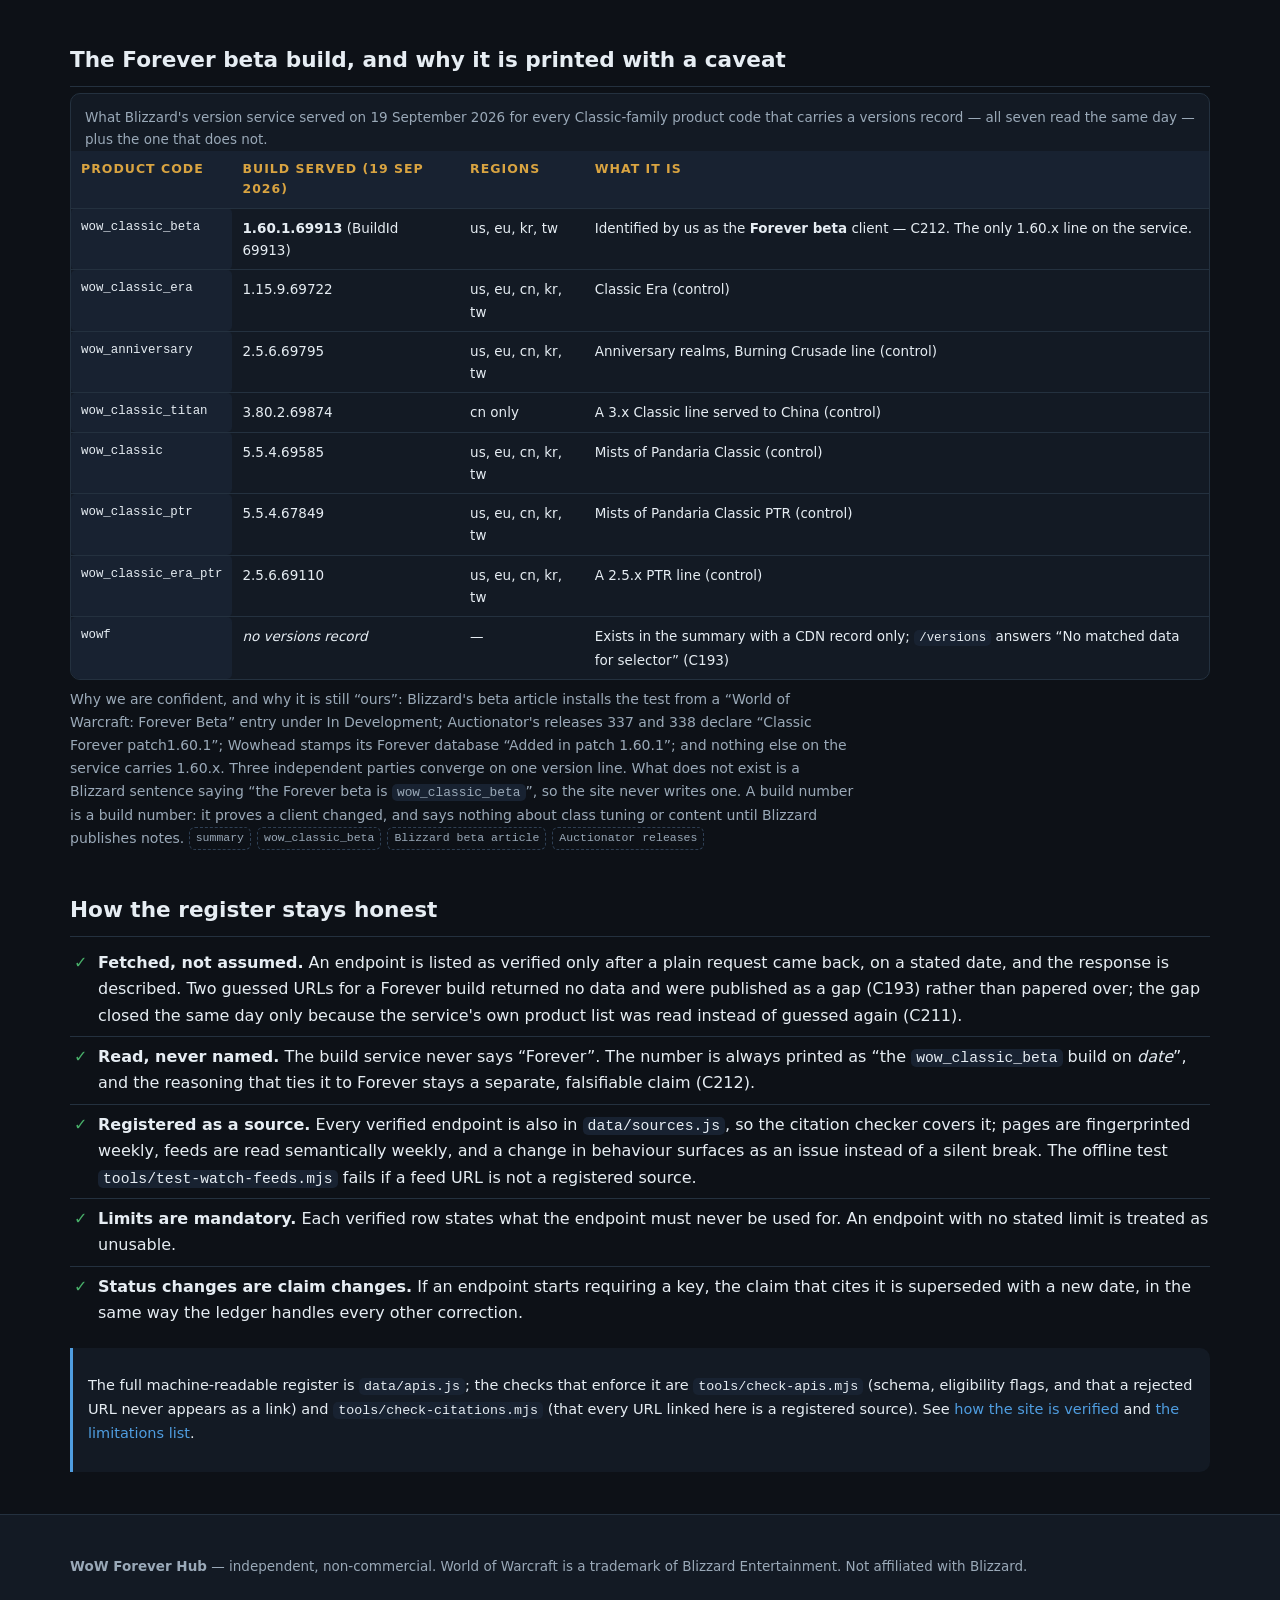
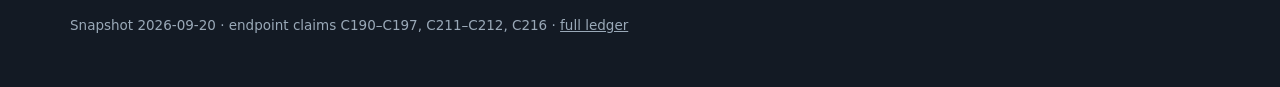
<file: data-api.html>
<!DOCTYPE html>
<html lang="en">
<head>
<meta charset="utf-8">
<meta name="viewport" content="width=device-width, initial-scale=1">
<title>Public endpoints (no key, no sign-up) | WoW Forever Hub</title>
<meta name="description" content="Which World of Warcraft data endpoints this project may use under the no-key, no-sign-up rule: what was fetched, what came back, what each one is used for, and which candidates were rejected and why.">
<meta name="theme-color" content="#0d1117">
<link rel="icon" href="data:image/svg+xml,%3Csvg%20xmlns='http://www.w3.org/2000/svg'%20viewBox='0%200%2064%2064'%3E%3Crect%20width='64'%20height='64'%20rx='12'%20fill='%230d1117'/%3E%3Ctext%20x='32'%20y='42'%20font-family='Georgia,serif'%20font-size='30'%20font-weight='700'%20fill='%23d9a441'%20text-anchor='middle'%3EWF%3C/text%3E%3C/svg%3E">
<meta property="og:type" content="article">
<meta property="og:title" content="Public endpoints (no key, no sign-up) | WoW Forever Hub">
<meta property="og:description" content="Verified public data endpoints for WoW: Forever, plus the candidates that were rejected and the evidence for each decision.">
<link rel="canonical" href="https://buffedlizard55-lab.github.io/WoWForever/data-api.html">
<link rel="stylesheet" href="assets/css/style.css">
</head>
<body>
<a class="skip-link" href="#main">Skip to content</a>

<header class="site-header">
  <div class="wrap">
    <a class="brand" href="index.html">
      <span class="mark" aria-hidden="true">WF</span>
      <span>WoW Forever Hub<small>Verified information only</small></span>
    </a>
    <nav class="nav" aria-label="Main">
      <a href="index.html">Home</a>
      <a href="roadmap.html">Roadmap</a>
      <a href="pvp.html">PvP</a>
      <a href="classes.html">Classes</a>
      <a href="class-pvp.html">Class PvP</a>
      <a href="gear.html">Gear / BiS</a>
      <a href="gold.html">Gold</a>
      <a href="addons.html">Add-ons</a>
      <a href="beta.html">Beta log</a>
      <a href="data-api.html">Endpoints</a>
      <a href="site-patterns.html">Site patterns</a>
      <a href="sources.html">Sources</a>
      <a href="method.html">Method</a>
      <a href="work-plan.html">Work plan</a>
    </nav>
  </div>
</header>

<main id="main" class="wrap">

  <div class="hero">
    <p class="eyebrow">Data sources · snapshot <span data-snapshot>2026-09-20</span></p>
    <h1>Public endpoints this project is allowed to use</h1>
    <p class="lede">
      The brief allows a <strong>free API key that anyone can obtain without registering</strong>, and rules out anything
      that needs an account, a signup or a tier. This page is the register: <strong>every endpoint was fetched</strong>, the
      response is described, and the candidates that failed the test are recorded with the evidence for the refusal —
      including Blizzard's own game APIs.
    </p>
  </div>

  <div class="banner">
    <strong>The finding, in one line.</strong>
    <p>
      Blizzard's <em>forums</em> and Blizzard's <em>build service</em> both answer a plain request with no credential at all,
      so a Forever beta build moving or a blue post landing can be noticed without asking anyone's permission. Blizzard's
      <em>game data</em> APIs cannot: Blizzard's own documentation requires an account, an authenticator and an OAuth client
      before the first request is served (C194).
    </p>
    <p class="small">
      Tested on <strong>19 September 2026</strong>. Each decision is a ledger claim with a source, so it can be re-checked by
      hand:
      <span class="srcs"><a class="src" href="https://us.forums.blizzard.com/en/wow/latest.json" rel="noopener">forum feed</a><a class="src" href="https://us.version.battle.net/v2/products/wow_classic/versions" rel="noopener">build service</a><a class="src" href="https://community.developer.battle.net/documentation/guides/getting-started" rel="noopener">developer docs</a></span>
    </p>
    <p>
      <strong>Update, later on 19 September 2026:</strong> the Forever beta's build is now readable. Blizzard's version
      service publishes a <a href="https://us.version.battle.net/v2/summary" rel="noopener">product summary</a> that lists every
      product code; reading it (instead of guessing) showed that the code <code>wowf</code> exists but serves no versions, and that
      the product <a href="https://us.version.battle.net/v2/products/wow_classic_beta/versions" rel="noopener"><code>wow_classic_beta</code></a>
      served <strong>build 1.60.1.69913</strong> to us, eu, kr and tw that day (C211). The identification of that product as the Forever
      beta is our reasoning, kept separate and falsifiable (C212) — see <a href="#forever-build">the build note</a> below.
    </p>
  </div>

  <nav class="toc" aria-label="On this page">
    <h2>On this page</h2>
    <ul>
      <li><a href="#rule">The eligibility rule</a></li>
      <li><a href="#verified">Verified and in use</a></li>
      <li><a href="#rejected">Read, understood, rejected</a></li>
      <li><a href="#changes">What this changes — and what it does not</a></li>
      <li><a href="#forever-build">The Forever beta build</a></li>
      <li><a href="#protocol">How the register stays honest</a></li>
    </ul>
  </nav>

  <section id="rule" aria-labelledby="h-rule">
    <h2 id="h-rule">The eligibility rule</h2>
    <p class="sub">
      Three tests, applied before an endpoint is touched. A source has to pass all three, and the tests are written to be
      checkable by a reader rather than to be flattering to this project.
    </p>
    <div class="table-wrap">
      <table>
        <caption>The three tests a data source must pass, and what each one excludes. Recorded in <code>data/apis.js</code>.</caption>
        <thead><tr><th scope="col">Test</th><th scope="col">What it demands</th><th scope="col">What it excludes</th></tr></thead>
        <tbody>
          <tr>
            <td><strong>No secret required</strong></td>
            <td>The endpoint answers a plain request. If a credential is needed at all, it must be one anyone can generate without an account.</td>
            <td>Endpoints that only answer with a token, and anything that expects a personal key to be pasted into a page.</td>
          </tr>
          <tr>
            <td><strong>No account, no registration</strong></td>
            <td>No Battle.net account, no developer portal client, no OAuth application, no two-factor enrolment, no acceptance of a developer agreement before the first byte comes back.</td>
            <td>Blizzard's Game Data and Community APIs, and any service that gates its documentation or its data behind a login.</td>
          </tr>
          <tr>
            <td><strong>No free-tier gate</strong></td>
            <td>Public use that does not depend on a paid plan, a commercial licence, a partner agreement, or a permission the provider can withdraw to make this site stop working.</td>
            <td>Freemium APIs whose useful rate needs registration, and licences that forbid or restrict the way the data would be shown here.</td>
          </tr>
        </tbody>
      </table>
    </div>
    <div class="note">
      <p>
        <strong>What happens when something fails.</strong> It is not used, and the gap is published instead — the same rule
        this site applies to unpublished Honor values and hidden item stats. Every source on every page is a public page a
        reader can open in a browser without registering; that is why the site has no automated price or character feed, and
        why the market log is designed around dated human observations with permalinks.
      </p>
    </div>
  </section>

  <section id="verified" aria-labelledby="h-verified">
    <h2 id="h-verified">Verified and in use</h2>
    <p class="sub">
      Each row was fetched on the date shown with no credentials of any kind. <em>What came back</em> is a description of the actual
      response, not a summary of a documentation page. These endpoints are registered as sources as well
      (<span data-count="apis">8</span> of them here, <span data-count="sources">119</span> sources in total), so the citation
      checker covers each one and this page cannot quietly grow a URL nobody checks. Pages are fingerprinted weekly; feeds
      that change by design (topic lists, build manifests) are instead read semantically each week by
      <code>tools/watch-feeds.mjs</code>, which reports a build change as <em>old → new</em> and a staff-touched forum topic with its
      thread link.
    </p>
    <div class="table-wrap">
      <table class="compact" id="apiTable">
        <caption>Verified public endpoints. Columns: Endpoint, Publisher, What a plain request returned (dated), Used for, Never to be used for.</caption>
        <thead>
          <tr><th scope="col">Endpoint</th><th scope="col">Publisher</th><th scope="col">What a plain request returned (dated)</th><th scope="col">Used for</th><th scope="col">Never to be used for</th></tr>
        </thead>
        <tbody></tbody>
      </table>
    </div>
    <div class="caution">
      <p>
        <strong>A machine-readable endpoint is not a better source than a page.</strong> The forum feed tells this project
        that a thread exists; it does not say whether the poster is Blizzard staff, and it cannot distinguish a blue post from
        a player argument. Every forum-derived statement is opened on the thread page and checked against the blue-tracker
        listing before it is recorded — the feed makes discovery cheap, and changes nothing about the evidence standard.
      </p>
    </div>
  </section>

  <section id="rejected" aria-labelledby="h-rejected">
    <h2 id="h-rejected">Read, understood, rejected</h2>
    <p class="sub">
      A refusal is only worth anything if it is specific. Each row below was opened and read; the middle column quotes the
      provider's own condition, and the last column says what the refusal costs this project, because a rejection with a
      cost attached is a decision rather than a pose.
    </p>
    <div class="table-wrap">
      <table class="compact" id="rejectTable">
        <caption>Rejected and pending candidates. Columns: Candidate, Status, The condition that decided it, What the refusal costs.</caption>
        <thead>
          <tr><th scope="col">Candidate</th><th scope="col">Status</th><th scope="col">The condition that decided it</th><th scope="col">What the refusal costs</th></tr>
        </thead>
        <tbody></tbody>
      </table>
    </div>
    <div class="note">
      <p>
        <strong>One candidate is deliberately described as unknown.</strong> Warcraft Logs' API documentation served an
        anti-bot challenge to this project's retrieval tool on 19 September 2026, so nothing is claimed about its credential
        requirements — not that a key is needed, and not that one is not. It stays in the register marked pending, with no URL
        published, until the page can be read and the requirement quoted (C194 covers the Blizzard API; the Warcraft Logs row
        is the worked example of refusing to guess).
      </p>
    </div>
  </section>

  <section id="changes" aria-labelledby="h-changes">
    <h2 id="h-changes">What this changes — and what it does not</h2>
    <div class="grid">
      <div class="card">
        <h3>Now watchable without a credential</h3>
        <ul>
          <li><strong>Client builds — including the Forever beta's.</strong> A build number straight from Blizzard, dated when read — the cheapest possible answer to “did the beta move today?” (C192). Since 19 September that includes the <code>wow_classic_beta</code> product, 1.60.1.69913 that day (C211, identification C212).</li>
          <li><strong>New Forever forum topics, and staff posts in them.</strong> Category feeds scoped to Forever (346) and to the Forever beta (349), whose user records carry Blizzard's own community-manager marker, so a blue reply can be flagged for a human to open the day it lands (C190, C191, C216).</li>
          <li><strong>Product codes going live.</strong> The summary shows which codes carry a versions record; the day <code>wowf</code> gains one is the day the weekly report says so (C193).</li>
          <li><strong>Add-on declarations.</strong> A release listing's game-version chips can be cross-checked against Blizzard's build service instead of being taken on trust — Auctionator's “Classic Forever 1.60.1” chip matches the <code>wow_classic_beta</code> line (C197).</li>
        </ul>
      </div>
      <div class="card">
        <h3>Still impossible under the rule</h3>
        <ul>
          <li><strong>Prices.</strong> No auction house exists before 4 November 2026, and no public price endpoint will exist after it without a credential (C194).</li>
          <li><strong>Characters and items.</strong> No armory-style feed, so no automated Best-in-Slot verification and no per-character checks.</li>
          <li><strong>Loot tables.</strong> Item stats stay hidden until a drop is recorded (C062), which no endpoint can work around.</li>
        </ul>
      </div>
    </div>
    <p class="sub">
      One consequence is worth stating on its own. The project's market work is a human workflow by construction, not by
      preference: a price observation has to be captured by hand, dated, and tied to a permalink, because the alternative
      would be an API key this rule does not allow — and, more importantly, an account that a reader cannot check.
    </p>
  </section>

  <section id="forever-build" aria-labelledby="h-forever-build">
    <h2 id="h-forever-build">The Forever beta build, and why it is printed with a caveat</h2>
    <div class="table-wrap">
      <table class="compact">
        <caption>What Blizzard's version service served on 19 September 2026 for every Classic-family product code that carries a versions record — all seven read the same day — plus the one that does not.</caption>
        <thead>
          <tr><th scope="col">Product code</th><th scope="col">Build served (19 Sep 2026)</th><th scope="col">Regions</th><th scope="col">What it is</th></tr>
        </thead>
        <tbody>
          <tr><td class="mono">wow_classic_beta</td><td><strong>1.60.1.69913</strong> (BuildId 69913)</td><td>us, eu, kr, tw</td><td>Identified by us as the <strong>Forever beta</strong> client — C212. The only 1.60.x line on the service.</td></tr>
          <tr><td class="mono">wow_classic_era</td><td>1.15.9.69722</td><td>us, eu, cn, kr, tw</td><td>Classic Era (control)</td></tr>
          <tr><td class="mono">wow_anniversary</td><td>2.5.6.69795</td><td>us, eu, cn, kr, tw</td><td>Anniversary realms, Burning Crusade line (control)</td></tr>
          <tr><td class="mono">wow_classic_titan</td><td>3.80.2.69874</td><td>cn only</td><td>A 3.x Classic line served to China (control)</td></tr>
          <tr><td class="mono">wow_classic</td><td>5.5.4.69585</td><td>us, eu, cn, kr, tw</td><td>Mists of Pandaria Classic (control)</td></tr>
          <tr><td class="mono">wow_classic_ptr</td><td>5.5.4.67849</td><td>us, eu, cn, kr, tw</td><td>Mists of Pandaria Classic PTR (control)</td></tr>
          <tr><td class="mono">wow_classic_era_ptr</td><td>2.5.6.69110</td><td>us, eu, cn, kr, tw</td><td>A 2.5.x PTR line (control)</td></tr>
          <tr><td class="mono">wowf</td><td><em>no versions record</em></td><td>—</td><td>Exists in the summary with a CDN record only; <code>/versions</code> answers “No matched data for selector” (C193)</td></tr>
        </tbody>
      </table>
    </div>
    <p class="sub">
      Why we are confident, and why it is still “ours”: Blizzard's beta article installs the test from a “World of Warcraft: Forever Beta”
      entry under In Development; Auctionator's releases 337 and 338 declare “Classic Forever patch1.60.1”; Wowhead stamps its Forever
      database “Added in patch 1.60.1”; and nothing else on the service carries 1.60.x. Three independent parties converge on one version
      line. What does not exist is a Blizzard sentence saying “the Forever beta is <code>wow_classic_beta</code>”, so the site never writes one.
      A build number is a build number: it proves a client changed, and says nothing about class tuning or content until Blizzard publishes notes.
      <span class="srcs"><a class="src" href="https://us.version.battle.net/v2/summary" rel="noopener">summary</a><a class="src" href="https://us.version.battle.net/v2/products/wow_classic_beta/versions" rel="noopener">wow_classic_beta</a><a class="src" href="https://news.blizzard.com/en-us/article/24304160/the-world-of-warcraft-forever-beta-now-live" rel="noopener">Blizzard beta article</a><a class="src" href="https://addons.wago.io/addons/auctionator/versions?stability=stable" rel="noopener">Auctionator releases</a></span>
    </p>
  </section>

  <section id="protocol" aria-labelledby="h-protocol">
    <h2 id="h-protocol">How the register stays honest</h2>
    <ul class="checklist">
      <li><strong>Fetched, not assumed.</strong> An endpoint is listed as verified only after a plain request came back, on a stated date, and the response is described. Two guessed URLs for a Forever build returned no data and were published as a gap (C193) rather than papered over; the gap closed the same day only because the service's own product list was read instead of guessed again (C211).</li>
      <li><strong>Read, never named.</strong> The build service never says “Forever”. The number is always printed as “the <code>wow_classic_beta</code> build on <em>date</em>”, and the reasoning that ties it to Forever stays a separate, falsifiable claim (C212).</li>
      <li><strong>Registered as a source.</strong> Every verified endpoint is also in <code>data/sources.js</code>, so the citation checker covers it; pages are fingerprinted weekly, feeds are read semantically weekly, and a change in behaviour surfaces as an issue instead of a silent break. The offline test <code>tools/test-watch-feeds.mjs</code> fails if a feed URL is not a registered source.</li>
      <li><strong>Limits are mandatory.</strong> Each verified row states what the endpoint must never be used for. An endpoint with no stated limit is treated as unusable.</li>
      <li><strong>Status changes are claim changes.</strong> If an endpoint starts requiring a key, the claim that cites it is superseded with a new date, in the same way the ledger handles every other correction.</li>
    </ul>
    <div class="note">
      <p>
        The full machine-readable register is <code>data/apis.js</code>; the checks that enforce it are
        <code>tools/check-apis.mjs</code> (schema, eligibility flags, and that a rejected URL never appears as a link) and
        <code>tools/check-citations.mjs</code> (that every URL linked here is a registered source). See
        <a href="method.html#procedure">how the site is verified</a> and <a href="work-plan.html#limitations">the limitations list</a>.
      </p>
    </div>
  </section>

</main>

<footer class="site-footer">
  <div class="wrap">
    <p><strong>WoW Forever Hub</strong> — independent, non-commercial. World of Warcraft is a trademark of Blizzard Entertainment. Not affiliated with Blizzard.</p>
    <p>Snapshot <span data-snapshot>2026-09-20</span> · endpoint claims C190–C197, C211–C212, C216 · <a href="sources.html#claims">full ledger</a></p>
  </div>
</footer>

<script src="data/sources.js"></script>
<script src="data/apis.js"></script>
<script>
(function () {
  'use strict';
  var idx = window.WOWF_SOURCE_INDEX || {};

  function esc(s) {
    return String(s == null ? '' : s).replace(/&/g, '&amp;').replace(/</g, '&lt;').replace(/>/g, '&gt;').replace(/"/g, '&quot;');
  }
  function link(url, label) {
    if (!url) return '<span class="small">no URL published</span>';
    return '<a class="src" href="' + esc(url) + '" rel="noopener">' + esc(label || url.replace(/^https?:\/\//, '')) + '</a>';
  }

  var apis = window.WOWF_APIS || [];

  /* ---- verified endpoints ---- */
  var body = document.querySelector('#apiTable tbody');
  if (body) {
    body.innerHTML = apis.filter(function (a) { return a.status === 'verified'; }).map(function (a) {
      var hay = (a.name + ' ' + a.publisher + ' ' + a.observed + ' ' + a.use).toLowerCase();
      return '<tr data-search="' + esc(hay) + '">' +
        '<td><strong>' + esc(a.name) + '</strong><br>' + link(a.url) +
          '<br><span class="small">format: ' + esc(a.format) + '</span></td>' +
        '<td class="small">' + esc(a.publisher) + '<br><span class="chip ' + esc(a.tier) + '">' + esc(a.tier) + '</span></td>' +
        '<td class="small"><strong>Verified ' + esc(a.verified) + '</strong><br>' + esc(a.observed) + '</td>' +
        '<td class="small">' + esc(a.use) + '</td>' +
        '<td class="small">' + esc(a.limit) + '</td>' +
      '</tr>';
    }).join('');
  }

  /* ---- rejected and pending candidates ---- */
  var rbody = document.querySelector('#rejectTable tbody');
  if (rbody) {
    rbody.innerHTML = apis.filter(function (a) { return a.status !== 'verified'; }).map(function (a) {
      var chip = a.status === 'rejected' ? '<span class="chip community">rejected</span>' : '<span class="chip pending">pending</span>';
      var name = a.id === 'bnet-game-data' ? 'Blizzard Battle.net developer APIs (Game Data / Community)' : a.name;
      return '<tr data-status="' + esc(a.status) + '">' +
        '<td><strong>' + esc(name) + '</strong><br>' + link(a.url) +
          '<br><span class="small">' + esc(a.publisher) + '</span></td>' +
        '<td>' + chip + '<br><span class="small">' + (a.verified ? 'read ' + esc(a.verified) : 'not readable') + '</span></td>' +
        '<td class="small">' + esc(a.observed) + '</td>' +
        '<td class="small">' + esc(a.limit) + '</td>' +
      '</tr>';
    }).join('');
  }
})();
</script>
<script src="assets/js/site.js"></script>
</body>
</html>
</file>
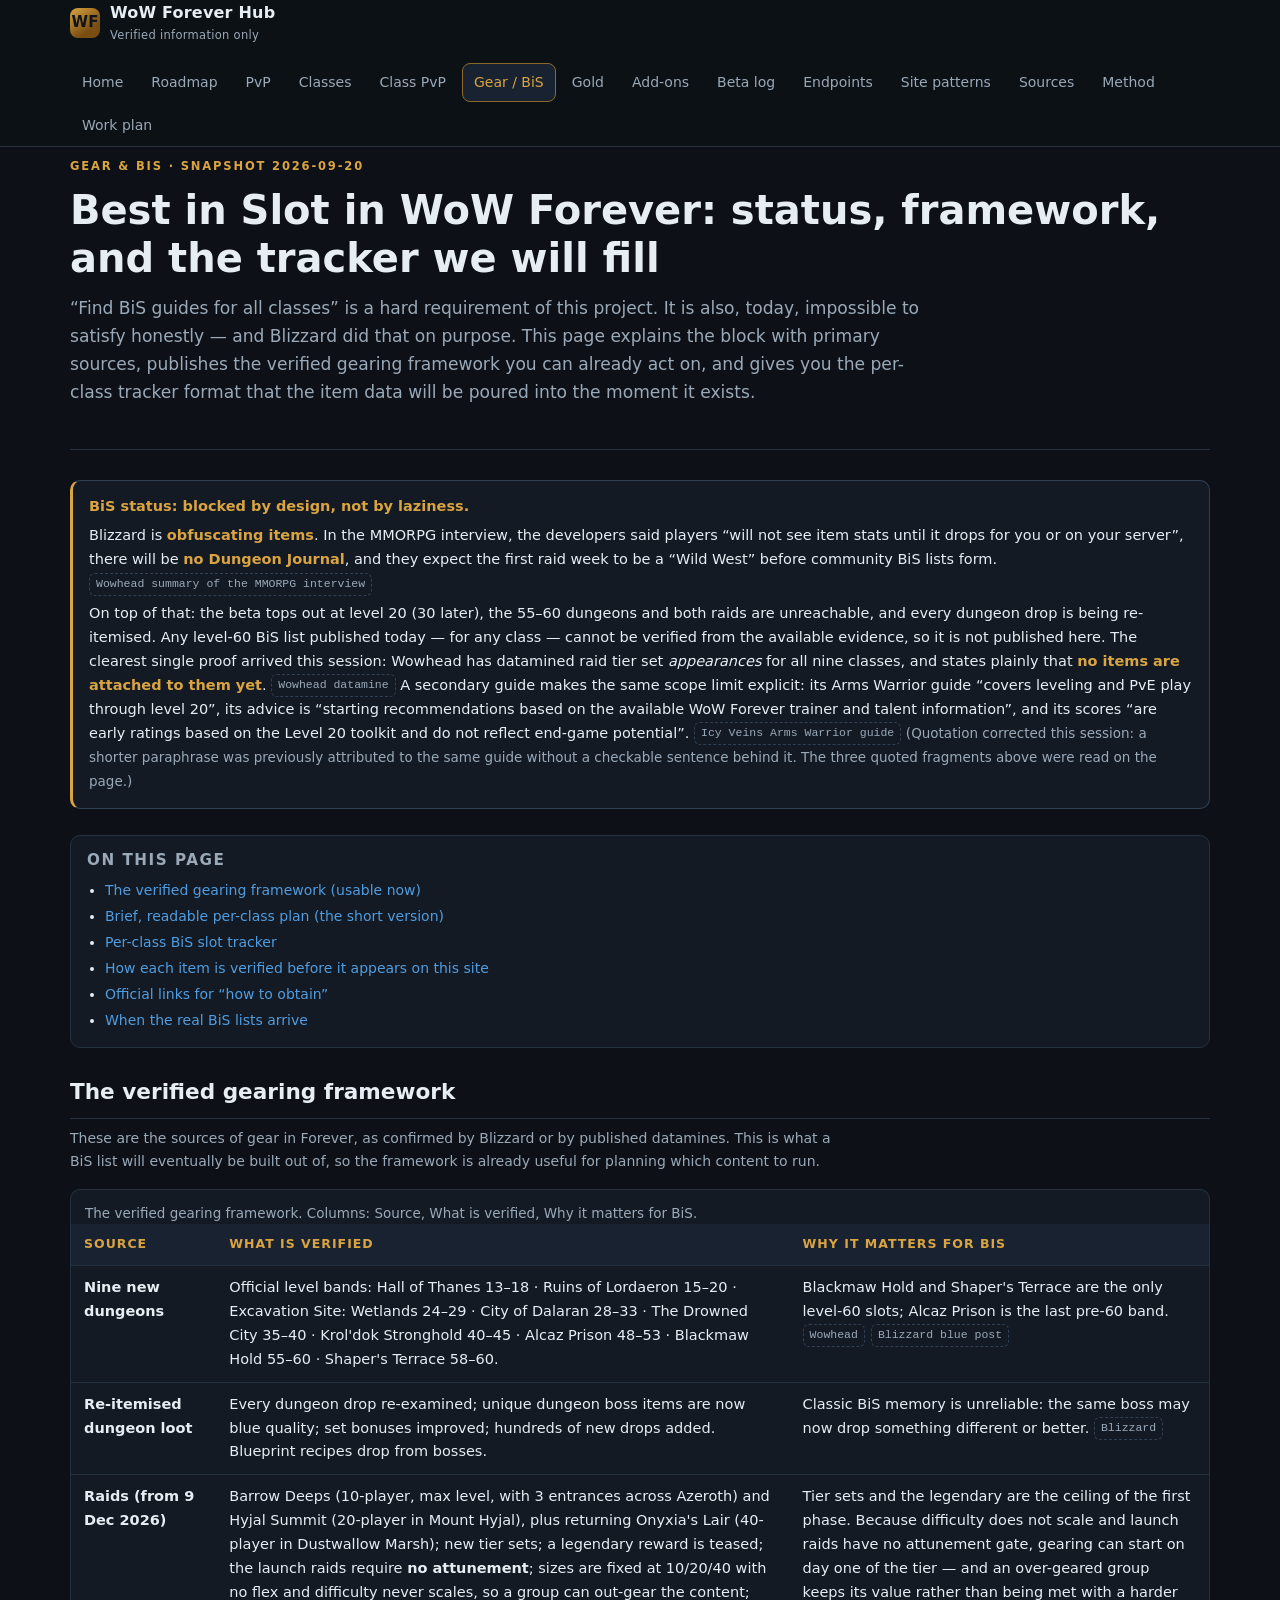
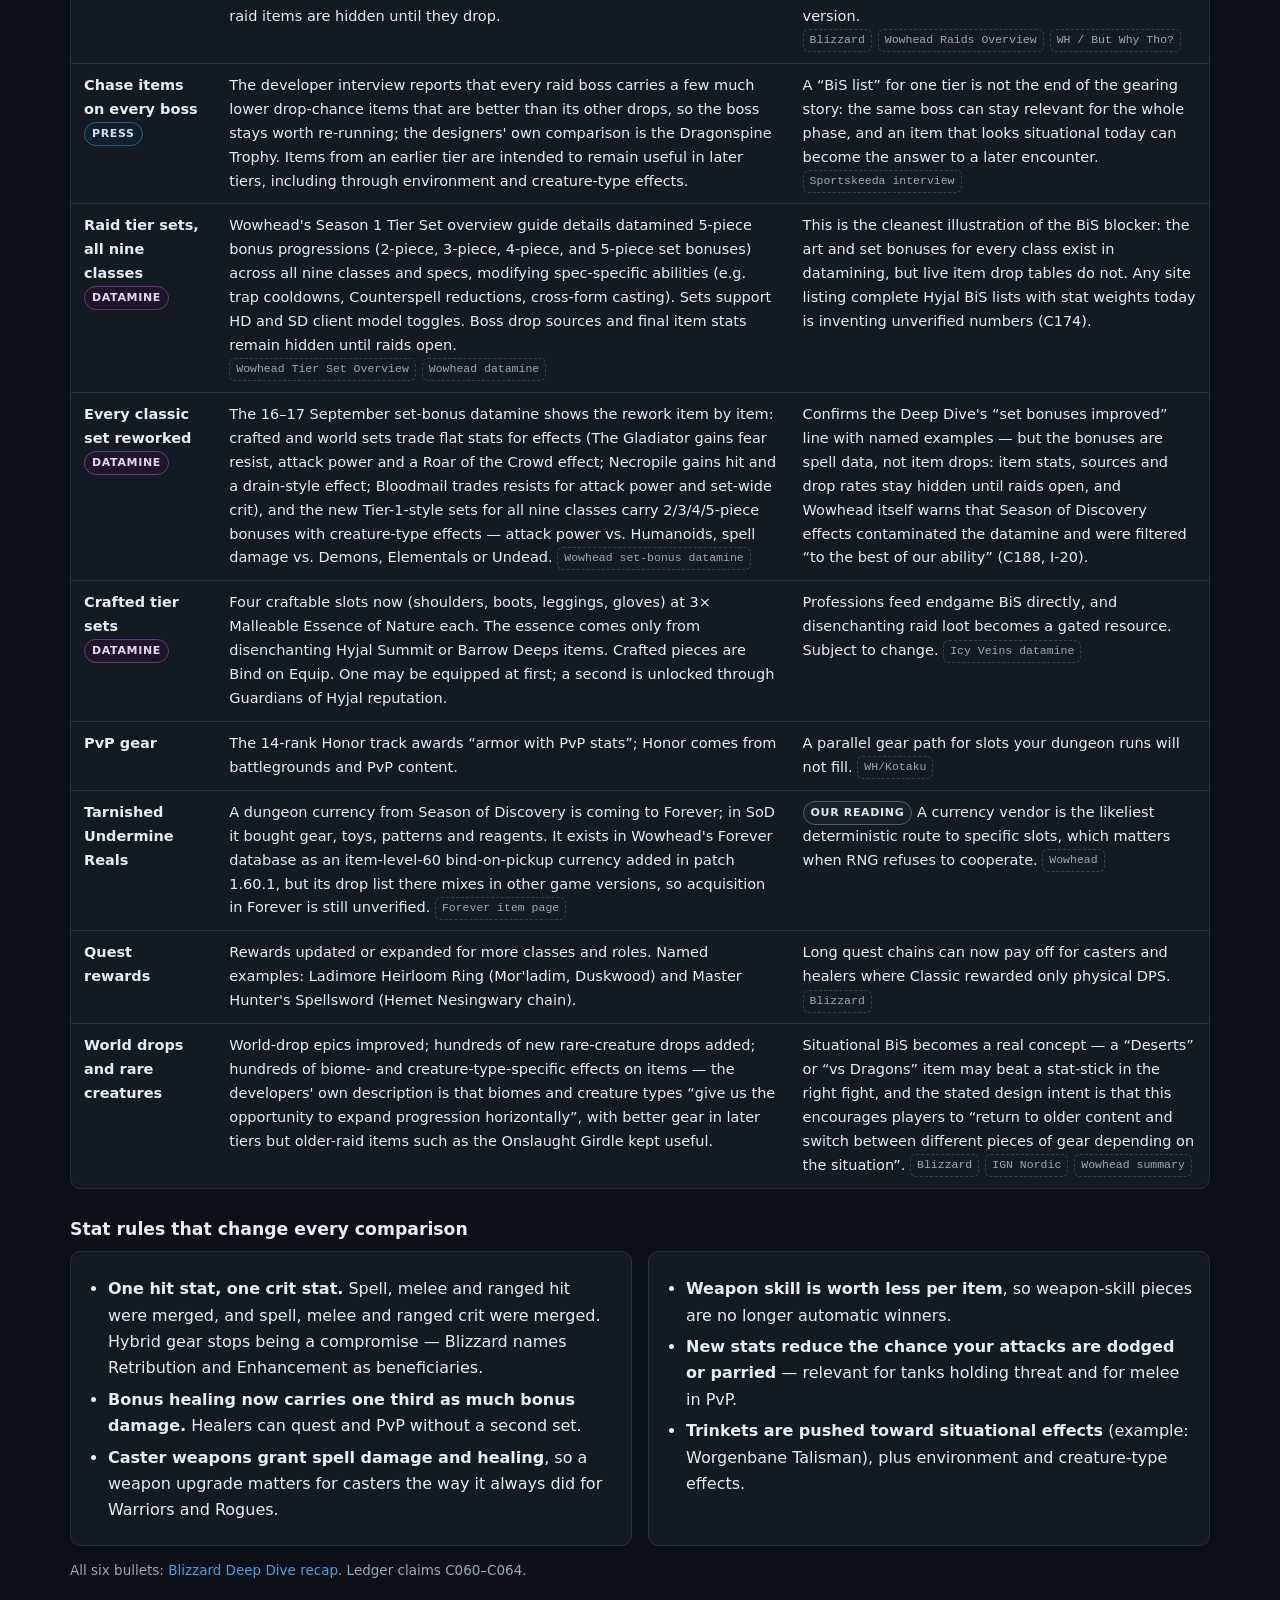
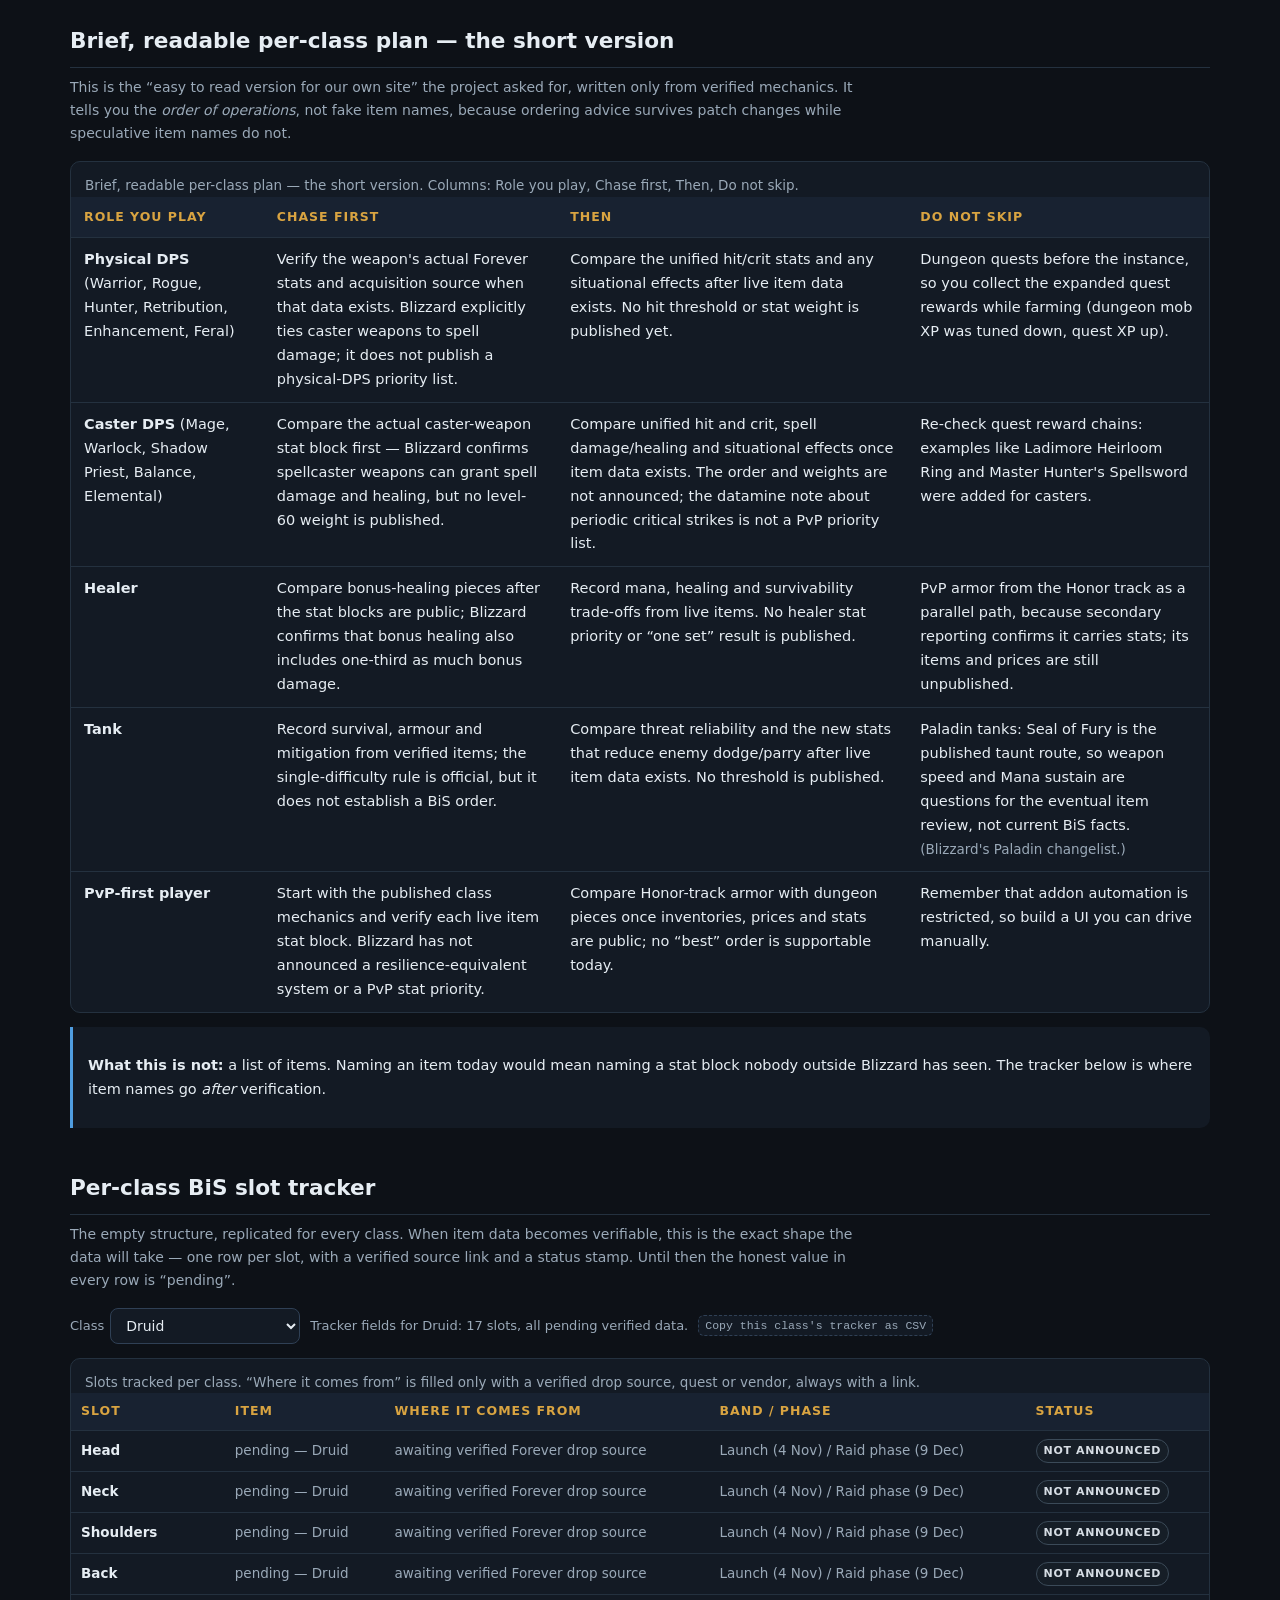
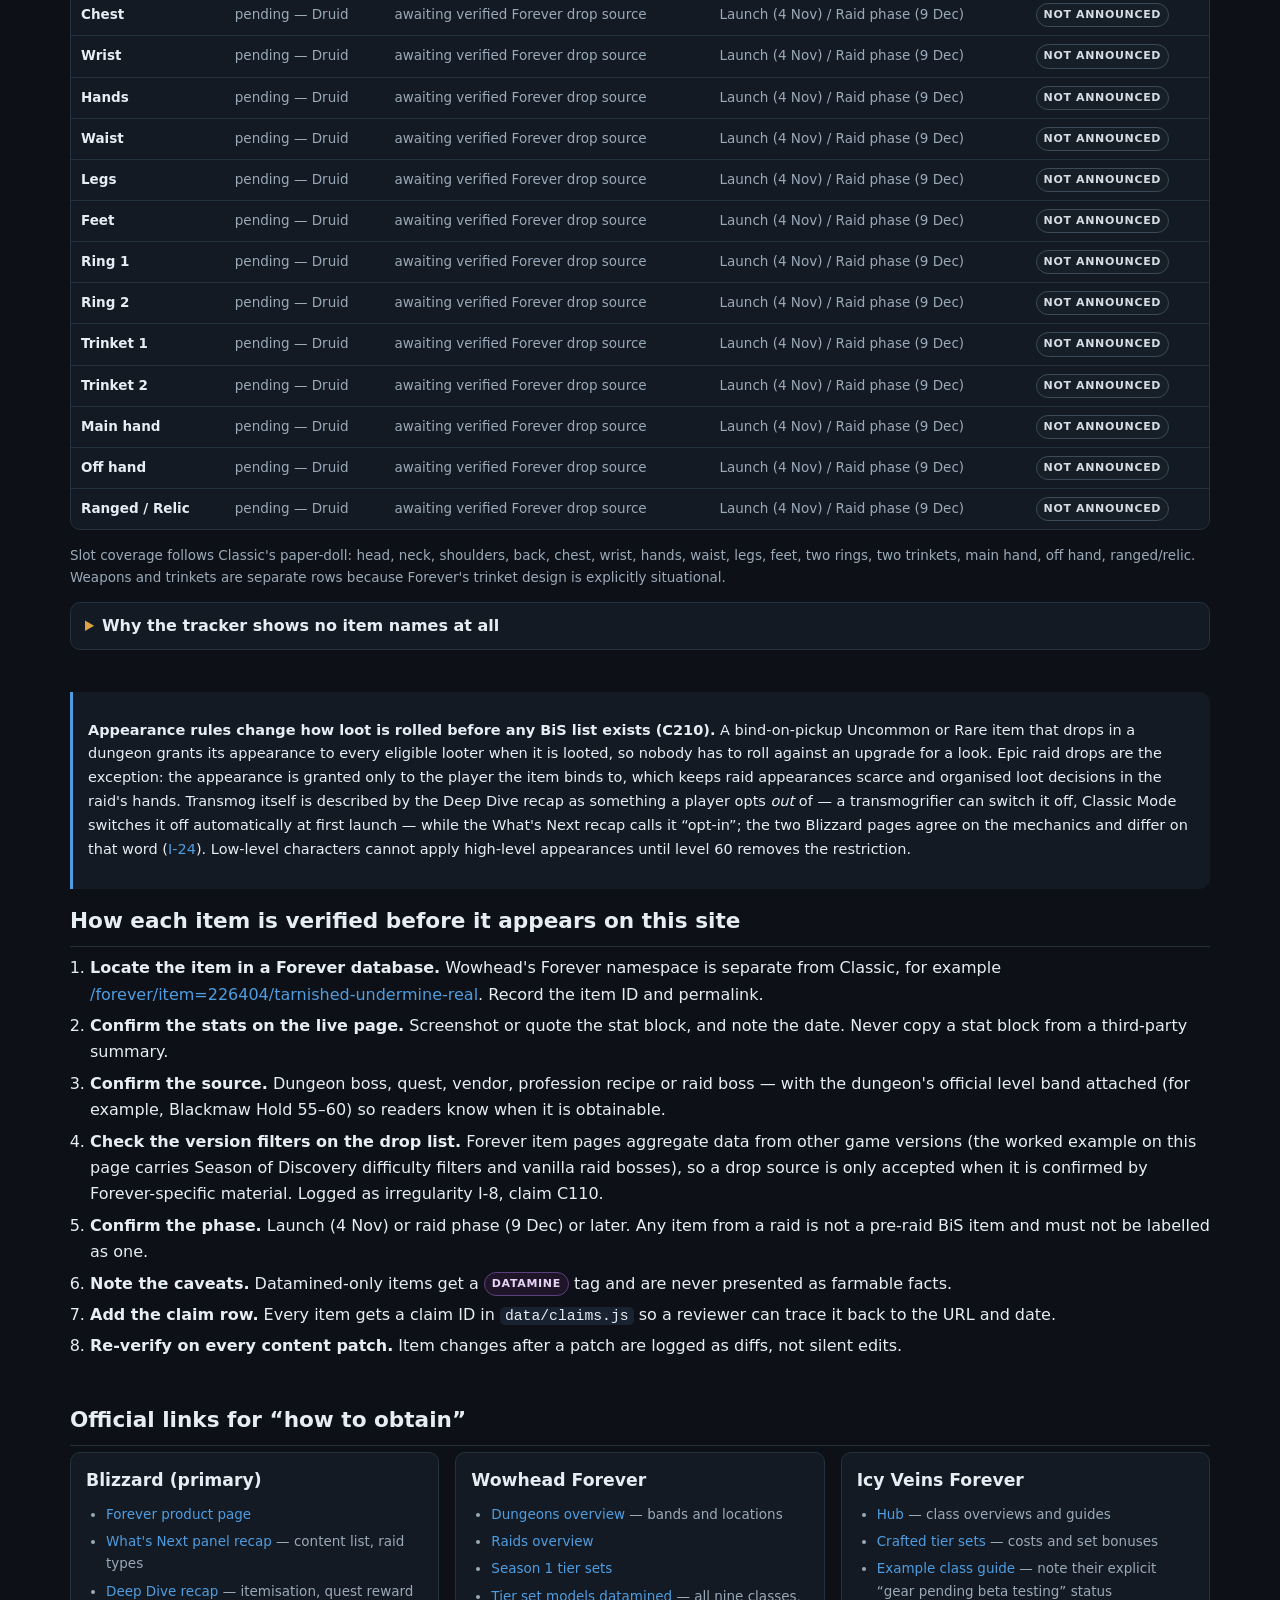
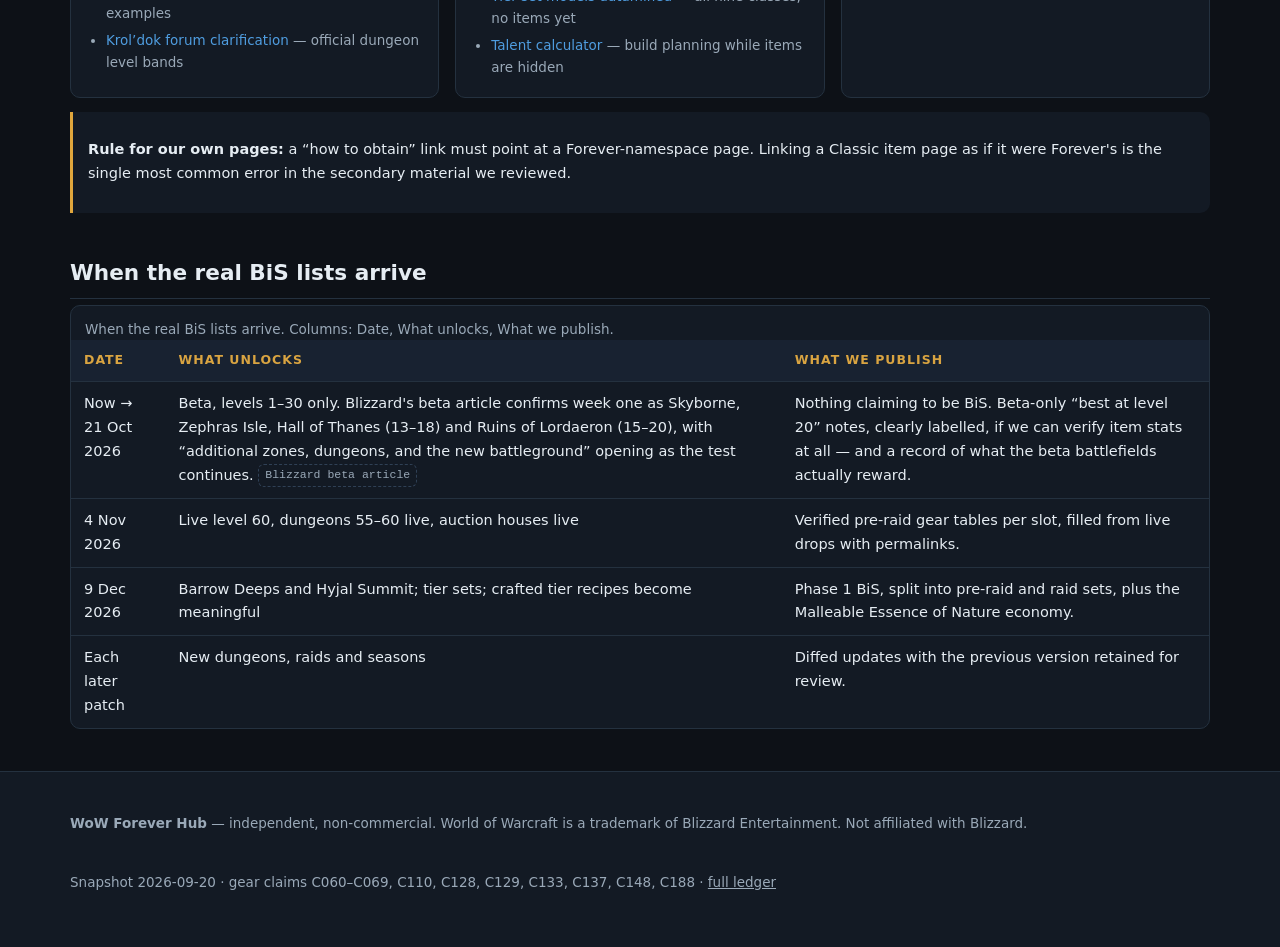
<file: gear.html>
<!DOCTYPE html>
<html lang="en">
<head>
<meta charset="utf-8">
<meta name="viewport" content="width=device-width, initial-scale=1">
<title>Gear and BiS in WoW Forever — status, framework, trackers | WoW Forever Hub</title>
<meta name="description" content="Why no verified BiS list can exist yet, the official gearing framework for World of Warcraft: Forever, a per-class slot tracker template, and the exact verification procedure used for every item.">
<meta name="theme-color" content="#0d1117">
<link rel="icon" href="data:image/svg+xml,%3Csvg%20xmlns='http://www.w3.org/2000/svg'%20viewBox='0%200%2064%2064'%3E%3Crect%20width='64'%20height='64'%20rx='12'%20fill='%230d1117'/%3E%3Ctext%20x='32'%20y='42'%20font-family='Georgia,serif'%20font-size='30'%20font-weight='700'%20fill='%23d9a441'%20text-anchor='middle'%3EWF%3C/text%3E%3C/svg%3E">
<meta property="og:type" content="article">
<meta property="og:title" content="Gear and BiS in WoW Forever — status, framework, trackers | WoW Forever Hub">
<meta property="og:description" content="Why no verified BiS list can exist yet, the official gearing framework for World of Warcraft: Forever, a per-class slot tracker template, and the exact verification procedure used for every item.">
<link rel="canonical" href="https://buffedlizard55-lab.github.io/WoWForever/gear.html">
<link rel="stylesheet" href="assets/css/style.css">
</head>
<body>
<a class="skip-link" href="#main">Skip to content</a>

<header class="site-header">
  <div class="wrap">
    <a class="brand" href="index.html">
      <span class="mark" aria-hidden="true">WF</span>
      <span>WoW Forever Hub<small>Verified information only</small></span>
    </a>
    <nav class="nav" aria-label="Main">
      <a href="index.html">Home</a>
      <a href="roadmap.html">Roadmap</a>
      <a href="pvp.html">PvP</a>
      <a href="classes.html">Classes</a>
      <a href="class-pvp.html">Class PvP</a>
      <a href="gear.html">Gear / BiS</a>
      <a href="gold.html">Gold</a>
      <a href="addons.html">Add-ons</a>
      <a href="beta.html">Beta log</a>
      <a href="data-api.html">Endpoints</a>
      <a href="site-patterns.html">Site patterns</a>
      <a href="sources.html">Sources</a>
      <a href="method.html">Method</a>
      <a href="work-plan.html">Work plan</a>
    </nav>
  </div>
</header>

<main id="main" class="wrap">

  <div class="hero">
    <p class="eyebrow">Gear &amp; BiS · snapshot <span data-snapshot>2026-09-20</span></p>
    <h1>Best in Slot in WoW Forever: status, framework, and the tracker we will fill</h1>
    <p class="lede">
      “Find BiS guides for all classes” is a hard requirement of this project. It is also, today, impossible to satisfy
      honestly — and Blizzard did that on purpose. This page explains the block with primary sources, publishes the
      verified gearing framework you can already act on, and gives you the per-class tracker format that the item data
      will be poured into the moment it exists.
    </p>
  </div>

  <div id="status" class="banner">
    <strong>BiS status: blocked by design, not by laziness.</strong>
    <p>
      Blizzard is <strong>obfuscating items</strong>. In the MMORPG interview, the developers said players
      “will not see item stats until it drops for you or on your server”, there will be <strong>no Dungeon Journal</strong>,
      and they expect the first raid week to be a “Wild West” before community BiS lists form.
      <span class="srcs"><a class="src" href="https://www.wowhead.com/forever/news/increased-bank-space-raid-items-hidden-until-it-drops-mmorpg-interview-on-wow-382960" rel="noopener">Wowhead summary of the MMORPG interview</a></span>
    </p>
    <p>
      On top of that: the beta tops out at level 20 (30 later), the 55–60 dungeons and both raids are unreachable, and
      every dungeon drop is being re-itemised. Any level-60 BiS list published today — for any class — cannot be verified from the available evidence, so it is not published here.
      The clearest single proof arrived this session: Wowhead has datamined raid tier set <em>appearances</em> for
      all nine classes, and states plainly that <strong>no items are attached to them yet</strong>.
      <span class="srcs"><a class="src" href="https://www.wowhead.com/forever/news/raid-tier-set-models-datamined-for-wow-forever-382938" rel="noopener">Wowhead datamine</a></span>
      A secondary guide makes the same scope limit explicit: its Arms Warrior guide “covers leveling and PvE play through level 20”, its
      advice is “starting recommendations based on the available WoW Forever trainer and talent information”, and its
      scores “are early ratings based on the Level 20 toolkit and do not reflect end-game potential”.
      <span class="srcs"><a class="src" href="https://www.icy-veins.com/wow-forever/arms-warrior-melee-dps-pve-guide" rel="noopener">Icy Veins Arms Warrior guide</a></span>
      <span class="small">(Quotation corrected this session: a shorter paraphrase was previously attributed to the same guide
      without a checkable sentence behind it. The three quoted fragments above were read on the page.)</span>
    </p>
  </div>

  <nav class="toc" aria-label="On this page">
    <h2>On this page</h2>
    <ul>
      <li><a href="#framework">The verified gearing framework (usable now)</a></li>
      <li><a href="#brief">Brief, readable per-class plan (the short version)</a></li>
      <li><a href="#tracker">Per-class BiS slot tracker</a></li>
      <li><a href="#procedure">How each item is verified before it appears on this site</a></li>
      <li><a href="#links">Official links for “how to obtain”</a></li>
      <li><a href="#timeline">When the real BiS lists arrive</a></li>
    </ul>
  </nav>

  <section id="framework" aria-labelledby="h-framework">
    <h2 id="h-framework">The verified gearing framework</h2>
    <p class="sub">
      These are the sources of gear in Forever, as confirmed by Blizzard or by published datamines. This is what a BiS list
      will eventually be built out of, so the framework is already useful for planning which content to run.
    </p>
    <div class="table-wrap">
      <table>
        <caption>The verified gearing framework. Columns: Source, What is verified, Why it matters for BiS.</caption>
        <thead>
          <tr><th scope="col">Source</th><th scope="col">What is verified</th><th scope="col">Why it matters for BiS</th></tr>
        </thead>
        <tbody>
          <tr>
            <td><strong>Nine new dungeons</strong></td>
            <td>Official level bands: Hall of Thanes 13–18 · Ruins of Lordaeron 15–20 · Excavation Site: Wetlands 24–29 · City of Dalaran 28–33 · The Drowned City 35–40 · Krol'dok Stronghold 40–45 · Alcaz Prison 48–53 · Blackmaw Hold 55–60 · Shaper's Terrace 58–60.</td>
            <td>Blackmaw Hold and Shaper's Terrace are the only level-60 slots; Alcaz Prison is the last pre-60 band. <span class="srcs"><a class="src" href="https://www.wowhead.com/forever/guide/dungeons-overview-locations-details" rel="noopener">Wowhead</a><a class="src" href="https://www.wowhead.com/forever/news/blizzard-clarifies-krol-dok-stronghold-level-range-in-forever-382895" rel="noopener">Blizzard blue post</a></span></td>
          </tr>
          <tr>
            <td><strong>Re-itemised dungeon loot</strong></td>
            <td>Every dungeon drop re-examined; unique dungeon boss items are now blue quality; set bonuses improved; hundreds of new drops added. Blueprint recipes drop from bosses.</td>
            <td>Classic BiS memory is unreliable: the same boss may now drop something different or better. <span class="srcs"><a class="src" href="https://news.blizzard.com/en-us/article/24303313/world-of-warcraft-forever-deep-dive-panel-recap" rel="noopener">Blizzard</a></span></td>
          </tr>
          <tr>
            <td><strong>Raids (from 9 Dec 2026)</strong></td>
            <td>Barrow Deeps (10-player, max level, with 3 entrances across Azeroth) and Hyjal Summit (20-player in Mount Hyjal), plus returning Onyxia's Lair (40-player in Dustwallow Marsh); new tier sets; a legendary reward is teased; the launch raids require <strong>no attunement</strong>; sizes are fixed at 10/20/40 with no flex and difficulty never scales, so a group can out-gear the content; raid items are hidden until they drop.</td>
            <td>Tier sets and the legendary are the ceiling of the first phase. Because difficulty does not scale and launch raids have no attunement gate, gearing can start on day one of the tier — and an over-geared group keeps its value rather than being met with a harder version. <span class="srcs"><a class="src" href="https://news.blizzard.com/en-us/article/24303862/world-of-warcraft-forever-whats-next-panel-recap" rel="noopener">Blizzard</a><a class="src" href="https://www.wowhead.com/forever/guide/raids-overview-hub-dates-locations" rel="noopener">Wowhead Raids Overview</a><a class="src" href="https://www.wowhead.com/forever/news/no-raid-attunements-for-launch-raids-but-why-tho-interview-on-wow-forever-382964" rel="noopener">WH / But Why Tho?</a></span></td>
          </tr>
          <tr>
            <td><strong>Chase items on every boss</strong> <span class="chip press">Press</span></td>
            <td>The developer interview reports that every raid boss carries a few much lower drop-chance items that are better than its other drops, so the boss stays worth re-running; the designers' own comparison is the Dragonspine Trophy. Items from an earlier tier are intended to remain useful in later tiers, including through environment and creature-type effects.</td>
            <td>A “BiS list” for one tier is not the end of the gearing story: the same boss can stay relevant for the whole phase, and an item that looks situational today can become the answer to a later encounter. <span class="srcs"><a class="src" href="https://www.sportskeeda.com/mmo/news-they-might-reasons-welcome-forsaken-wow-forevers-kris-zierhut-michael-nuthals-visiting-gilneas-what-ifs-exclusive" rel="noopener">Sportskeeda interview</a></span></td>
          </tr>
          <tr>
            <td><strong>Raid tier sets, all nine classes</strong> <span class="chip datamine">Datamine</span></td>
            <td>Wowhead's Season 1 Tier Set overview guide details datamined 5-piece bonus progressions (2-piece, 3-piece, 4-piece, and 5-piece set bonuses) across all nine classes and specs, modifying spec-specific abilities (e.g. trap cooldowns, Counterspell reductions, cross-form casting). Sets support HD and SD client model toggles. Boss drop sources and final item stats remain hidden until raids open. <span class="srcs"><a class="src" href="https://www.wowhead.com/forever/guide/season-1-tier-set-bonus-appearance-overview" rel="noopener">Wowhead Tier Set Overview</a><a class="src" href="https://www.wowhead.com/forever/news/raid-tier-set-models-datamined-for-wow-forever-382938" rel="noopener">Wowhead datamine</a></span></td>
            <td>This is the cleanest illustration of the BiS blocker: the art and set bonuses for every class exist in datamining, but live item drop tables do not. Any site listing complete Hyjal BiS lists with stat weights today is inventing unverified numbers (C174).</td>
          </tr>
          <tr>
            <td><strong>Every classic set reworked</strong> <span class="chip datamine">Datamine</span></td>
            <td>The 16–17 September set-bonus datamine shows the rework item by item: crafted and world sets trade flat stats for effects (The Gladiator gains fear resist, attack power and a Roar of the Crowd effect; Necropile gains hit and a drain-style effect; Bloodmail trades resists for attack power and set-wide crit), and the new Tier-1-style sets for all nine classes carry 2/3/4/5-piece bonuses with creature-type effects — attack power vs. Humanoids, spell damage vs. Demons, Elementals or Undead. <span class="srcs"><a class="src" href="https://www.wowhead.com/forever/news/new-and-updated-gear-set-bonuses-in-wow-forever-382958" rel="noopener">Wowhead set-bonus datamine</a></span></td>
            <td>Confirms the Deep Dive's “set bonuses improved” line with named examples — but the bonuses are spell data, not item drops: item stats, sources and drop rates stay hidden until raids open, and Wowhead itself warns that Season of Discovery effects contaminated the datamine and were filtered “to the best of our ability” (C188, I-20).</td>
          </tr>
          <tr>
            <td><strong>Crafted tier sets</strong> <span class="chip datamine">Datamine</span></td>
            <td>Four craftable slots now (shoulders, boots, leggings, gloves) at 3× Malleable Essence of Nature each. The essence comes only from disenchanting Hyjal Summit or Barrow Deeps items. Crafted pieces are Bind on Equip. One may be equipped at first; a second is unlocked through Guardians of Hyjal reputation.</td>
            <td>Professions feed endgame BiS directly, and disenchanting raid loot becomes a gated resource. Subject to change. <span class="srcs"><a class="src" href="https://www.icy-veins.com/wow-forever/news/wow-forever-crafted-tier-sets-datamined-recipes-costs-and-set-bonuses/" rel="noopener">Icy Veins datamine</a></span></td>
          </tr>
          <tr>
            <td><strong>PvP gear</strong></td>
            <td>The 14-rank Honor track awards “armor with PvP stats”; Honor comes from battlegrounds and PvP content.</td>
            <td>A parallel gear path for slots your dungeon runs will not fill. <span class="srcs"><a class="src" href="https://www.wowhead.com/forever/news/14-rank-pvp-honor-track-and-darkspear-islands-battleground-coming-in-wow-forever-382947" rel="noopener">WH/Kotaku</a></span></td>
          </tr>
          <tr>
            <td><strong>Tarnished Undermine Reals</strong></td>
            <td>A dungeon currency from Season of Discovery is coming to Forever; in SoD it bought gear, toys, patterns and reagents. It exists in Wowhead's Forever database as an item-level-60 bind-on-pickup currency added in patch 1.60.1, but its drop list there mixes in other game versions, so acquisition in Forever is still unverified. <span class="srcs"><a class="src" href="https://www.wowhead.com/forever/item=226404/tarnished-undermine-real" rel="noopener">Forever item page</a></span></td>
            <td><span class="chip ours">Our reading</span> A currency vendor is the likeliest deterministic route to specific slots, which matters when RNG refuses to cooperate. <span class="srcs"><a class="src" href="https://www.wowhead.com/forever/news/tarnished-undermine-reals-coming-to-world-of-warcraft-forever-382969" rel="noopener">Wowhead</a></span></td>
          </tr>
          <tr>
            <td><strong>Quest rewards</strong></td>
            <td>Rewards updated or expanded for more classes and roles. Named examples: Ladimore Heirloom Ring (Mor'ladim, Duskwood) and Master Hunter's Spellsword (Hemet Nesingwary chain).</td>
            <td>Long quest chains can now pay off for casters and healers where Classic rewarded only physical DPS. <span class="srcs"><a class="src" href="https://news.blizzard.com/en-us/article/24303313/world-of-warcraft-forever-deep-dive-panel-recap" rel="noopener">Blizzard</a></span></td>
          </tr>
          <tr>
            <td><strong>World drops and rare creatures</strong></td>
            <td>World-drop epics improved; hundreds of new rare-creature drops added; hundreds of biome- and creature-type-specific effects on items — the developers' own description is that biomes and creature types “give us the opportunity to expand progression horizontally”, with better gear in later tiers but older-raid items such as the Onslaught Girdle kept useful.</td>
            <td>Situational BiS becomes a real concept — a “Deserts” or “vs Dragons” item may beat a stat-stick in the right fight, and the stated design intent is that this encourages players to “return to older content and switch between different pieces of gear depending on the situation”. <span class="srcs"><a class="src" href="https://news.blizzard.com/en-us/article/24303313/world-of-warcraft-forever-deep-dive-panel-recap" rel="noopener">Blizzard</a><a class="src" href="https://nordic.ign.com/world-of-warcraft-forever/112801/world-of-warcraft-forever-needs-to-truly-be-forever-interview" rel="noopener">IGN Nordic</a><a class="src" href="https://www.wowhead.com/forever/news/new-biome-buff-gear-ign-nordic-interview-on-wow-forever-382936" rel="noopener">Wowhead summary</a></span></td>
          </tr>
        </tbody>
      </table>
    </div>

    <h3>Stat rules that change every comparison</h3>
    <div class="grid two">
      <div class="card">
        <ul class="clean">
          <li><strong>One hit stat, one crit stat.</strong> Spell, melee and ranged hit were merged, and spell, melee and ranged crit were merged. Hybrid gear stops being a compromise — Blizzard names Retribution and Enhancement as beneficiaries.</li>
          <li><strong>Bonus healing now carries one third as much bonus damage.</strong> Healers can quest and PvP without a second set.</li>
          <li><strong>Caster weapons grant spell damage and healing</strong>, so a weapon upgrade matters for casters the way it always did for Warriors and Rogues.</li>
        </ul>
      </div>
      <div class="card">
        <ul class="clean">
          <li><strong>Weapon skill is worth less per item</strong>, so weapon-skill pieces are no longer automatic winners.</li>
          <li><strong>New stats reduce the chance your attacks are dodged or parried</strong> — relevant for tanks holding threat and for melee in PvP.</li>
          <li><strong>Trinkets are pushed toward situational effects</strong> (example: Worgenbane Talisman), plus environment and creature-type effects.</li>
        </ul>
      </div>
    </div>
    <p class="small">All six bullets: <a href="https://news.blizzard.com/en-us/article/24303313/world-of-warcraft-forever-deep-dive-panel-recap" rel="noopener">Blizzard Deep Dive recap</a>. Ledger claims C060–C064.</p>
  </section>

  <section id="brief" aria-labelledby="h-brief">
    <h2 id="h-brief">Brief, readable per-class plan — the short version</h2>
    <p class="sub">
      This is the “easy to read version for our own site” the project asked for, written only from verified mechanics.
      It tells you the <em>order of operations</em>, not fake item names, because ordering advice survives patch changes
      while speculative item names do not.
    </p>
    <div class="table-wrap">
      <table>
        <caption>Brief, readable per-class plan — the short version. Columns: Role you play, Chase first, Then, Do not skip.</caption>
        <thead>
          <tr><th scope="col">Role you play</th><th scope="col">Chase first</th><th scope="col">Then</th><th scope="col">Do not skip</th></tr>
        </thead>
        <tbody>
          <tr>
            <td><strong>Physical DPS</strong> (Warrior, Rogue, Hunter, Retribution, Enhancement, Feral)</td>
            <td>Verify the weapon's actual Forever stats and acquisition source when that data exists. Blizzard explicitly ties caster weapons to spell damage; it does not publish a physical-DPS priority list.</td>
            <td>Compare the unified hit/crit stats and any situational effects after live item data exists. No hit threshold or stat weight is published yet.</td>
            <td>Dungeon quests before the instance, so you collect the expanded quest rewards while farming (dungeon mob XP was tuned down, quest XP up).</td>
          </tr>
          <tr>
            <td><strong>Caster DPS</strong> (Mage, Warlock, Shadow Priest, Balance, Elemental)</td>
            <td>Compare the actual caster-weapon stat block first — Blizzard confirms spellcaster weapons can grant spell damage and healing, but no level-60 weight is published.</td>
            <td>Compare unified hit and crit, spell damage/healing and situational effects once item data exists. The order and weights are not announced; the datamine note about periodic critical strikes is not a PvP priority list.</td>
            <td>Re-check quest reward chains: examples like Ladimore Heirloom Ring and Master Hunter's Spellsword were added for casters.</td>
          </tr>
          <tr>
            <td><strong>Healer</strong></td>
            <td>Compare bonus-healing pieces after the stat blocks are public; Blizzard confirms that bonus healing also includes one-third as much bonus damage.</td>
            <td>Record mana, healing and survivability trade-offs from live items. No healer stat priority or “one set” result is published.</td>
            <td>PvP armor from the Honor track as a parallel path, because secondary reporting confirms it carries stats; its items and prices are still unpublished.</td>
          </tr>
          <tr>
            <td><strong>Tank</strong></td>
            <td>Record survival, armour and mitigation from verified items; the single-difficulty rule is official, but it does not establish a BiS order.</td>
            <td>Compare threat reliability and the new stats that reduce enemy dodge/parry after live item data exists. No threshold is published.</td>
            <td>Paladin tanks: Seal of Fury is the published taunt route, so weapon speed and Mana sustain are questions for the eventual item review, not current BiS facts. <span class="small">(Blizzard's Paladin changelist.)</span></td>
          </tr>
          <tr>
            <td><strong>PvP-first player</strong></td>
            <td>Start with the published class mechanics and verify each live item stat block. Blizzard has not announced a resilience-equivalent system or a PvP stat priority.</td>
            <td>Compare Honor-track armor with dungeon pieces once inventories, prices and stats are public; no “best” order is supportable today.</td>
            <td>Remember that addon automation is restricted, so build a UI you can drive manually.</td>
          </tr>
        </tbody>
      </table>
    </div>
    <div class="note">
      <p><strong>What this is not:</strong> a list of items. Naming an item today would mean naming a stat block nobody
      outside Blizzard has seen. The tracker below is where item names go <em>after</em> verification.</p>
    </div>
  </section>

  <section id="tracker" aria-labelledby="h-tracker">
    <h2 id="h-tracker">Per-class BiS slot tracker</h2>
    <p class="sub">
      The empty structure, replicated for every class. When item data becomes verifiable, this is the exact shape the data
      will take — one row per slot, with a verified source link and a status stamp. Until then the honest value in every
      row is “pending”.
    </p>
    <div class="controls">
      <label class="field">Class
        <select id="classPicker">
          <option>Druid</option><option>Hunter</option><option>Mage</option><option>Paladin</option><option>Priest</option>
          <option>Rogue</option><option>Shaman</option><option>Warlock</option><option>Warrior</option>
        </select>
      </label>
      <span class="count" id="classNote">Showing tracker fields for the selected class.</span>
      <button class="src btn" type="button" data-copy="#trackerCsv">Copy this class's tracker as CSV</button>
    </div>
    <div class="table-wrap">
      <table class="compact" id="trackerTemplate">
        <caption>Slots tracked per class. “Where it comes from” is filled only with a verified drop source, quest or vendor, always with a link.</caption>
        <thead>
          <tr><th scope="col">Slot</th><th scope="col">Item</th><th scope="col">Where it comes from</th><th scope="col">Band / phase</th><th scope="col">Status</th></tr>
        </thead>
        <tbody id="trackerBody"></tbody>
      </table>
    </div>
    <p class="small">
      Slot coverage follows Classic's paper-doll: head, neck, shoulders, back, chest, wrist, hands, waist, legs, feet,
      two rings, two trinkets, main hand, off hand, ranged/relic. Weapons and trinkets are separate rows because Forever's
      trinket design is explicitly situational.
    </p>
    <script type="text/plain" id="trackerCsv">slot,item,where_it_comes_from,band_phase,status</script>
    <details>
      <summary>Why the tracker shows no item names at all</summary>
      <p>
        Because two independent blockers apply: (1) item stats are hidden until a drop is recorded on a realm, and
        (2) every dungeon drop has been re-itemised, so Classic item names are not a reliable proxy. Publishing names now
        would create exactly the kind of unverifiable content this project exists to prevent. The tracker's rows are
        therefore intentionally empty but structured, and the verification procedure below is the contract for filling them.
      </p>
    </details>
  </section>

  <div class="note">
      <p>
        <strong>Appearance rules change how loot is rolled before any BiS list exists (C210).</strong> A bind-on-pickup
        Uncommon or Rare item that drops in a dungeon grants its appearance to every eligible looter when it is looted, so
        nobody has to roll against an upgrade for a look. Epic raid drops are the exception: the appearance is granted only
        to the player the item binds to, which keeps raid appearances scarce and organised loot decisions in the raid's
        hands. Transmog itself is described by the Deep Dive recap as something a player opts <em>out</em> of — a
        transmogrifier can switch it off, Classic Mode switches it off automatically at first launch — while the What's Next
        recap calls it “opt-in”; the two Blizzard pages agree on the mechanics and differ on that word (<a href="method.html#i-24">I-24</a>).
        Low-level characters cannot apply high-level appearances until level 60 removes the restriction.
      </p>
    </div>

<section id="procedure" aria-labelledby="h-procedure">
    <h2 id="h-procedure">How each item is verified before it appears on this site</h2>
    <ol class="clean">
      <li><strong>Locate the item in a Forever database.</strong> Wowhead's Forever namespace is separate from Classic, for example
        <a href="https://www.wowhead.com/forever/item=226404/tarnished-undermine-real" rel="noopener">/forever/item=226404/tarnished-undermine-real</a>.
        Record the item ID and permalink.</li>
      <li><strong>Confirm the stats on the live page.</strong> Screenshot or quote the stat block, and note the date. Never copy a stat block from a
        third-party summary.</li>
      <li><strong>Confirm the source.</strong> Dungeon boss, quest, vendor, profession recipe or raid boss — with the dungeon's official level band
        attached (for example, Blackmaw Hold 55–60) so readers know when it is obtainable.</li>
      <li><strong>Check the version filters on the drop list.</strong> Forever item pages aggregate data from other game versions
        (the worked example on this page carries Season of Discovery difficulty filters and vanilla raid bosses), so a drop source is only
        accepted when it is confirmed by Forever-specific material. Logged as irregularity I-8, claim C110.</li>
      <li><strong>Confirm the phase.</strong> Launch (4 Nov) or raid phase (9 Dec) or later. Any item from a raid is not a pre-raid BiS item and must not be labelled as one.</li>
      <li><strong>Note the caveats.</strong> Datamined-only items get a <span class="chip datamine">Datamine</span> tag and are never presented as farmable facts.</li>
      <li><strong>Add the claim row.</strong> Every item gets a claim ID in <code>data/claims.js</code> so a reviewer can trace it back to the URL and date.</li>
      <li><strong>Re-verify on every content patch.</strong> Item changes after a patch are logged as diffs, not silent edits.</li>
    </ol>
  </section>

  <section id="links" aria-labelledby="h-links">
    <h2 id="h-links">Official links for “how to obtain”</h2>
    <div class="grid three">
      <div class="card tight">
        <h3>Blizzard (primary)</h3>
        <ul class="clean small">
          <li><a href="https://worldofwarcraft.blizzard.com/en-us/forever" rel="noopener">Forever product page</a></li>
          <li><a href="https://news.blizzard.com/en-us/article/24303862/world-of-warcraft-forever-whats-next-panel-recap" rel="noopener">What's Next panel recap</a> — content list, raid types</li>
          <li><a href="https://news.blizzard.com/en-us/article/24303313/world-of-warcraft-forever-deep-dive-panel-recap" rel="noopener">Deep Dive recap</a> — itemisation, quest reward examples</li>
          <li><a href="https://us.forums.blizzard.com/en/wow/t/krol%E2%80%99dok-stronghold/2349672" rel="noopener">Krol’dok forum clarification</a> — official dungeon level bands</li>
        </ul>
      </div>
      <div class="card tight">
        <h3>Wowhead Forever</h3>
        <ul class="clean small">
          <li><a href="https://www.wowhead.com/forever/guide/dungeons-overview-locations-details" rel="noopener">Dungeons overview</a> — bands and locations</li>
          <li><a href="https://www.wowhead.com/forever/guide/raids-overview-hub-dates-locations" rel="noopener">Raids overview</a></li>
          <li><a href="https://www.wowhead.com/forever/guide/season-1-tier-set-bonus-appearance-overview" rel="noopener">Season 1 tier sets</a></li>
          <li><a href="https://www.wowhead.com/forever/news/raid-tier-set-models-datamined-for-wow-forever-382938" rel="noopener">Tier set models datamined</a> — all nine classes, no items yet</li>
          <li><a href="https://www.wowhead.com/forever/talent-calc" rel="noopener">Talent calculator</a> — build planning while items are hidden</li>
        </ul>
      </div>
      <div class="card tight">
        <h3>Icy Veins Forever</h3>
        <ul class="clean small">
          <li><a href="https://www.icy-veins.com/wow-forever/" rel="noopener">Hub</a> — class overviews and guides</li>
          <li><a href="https://www.icy-veins.com/wow-forever/news/wow-forever-crafted-tier-sets-datamined-recipes-costs-and-set-bonuses/" rel="noopener">Crafted tier sets</a> — costs and set bonuses</li>
          <li><a href="https://www.icy-veins.com/wow-forever/arms-warrior-melee-dps-pve-guide" rel="noopener">Example class guide</a> — note their explicit “gear pending beta testing” status</li>
        </ul>
      </div>
    </div>
    <div class="note caution">
      <p><strong>Rule for our own pages:</strong> a “how to obtain” link must point at a Forever-namespace page. Linking a
      Classic item page as if it were Forever's is the single most common error in the secondary material we reviewed.</p>
    </div>
  </section>

  <section id="timeline" aria-labelledby="h-timeline">
    <h2 id="h-timeline">When the real BiS lists arrive</h2>
    <div class="table-wrap">
      <table>
        <caption>When the real BiS lists arrive. Columns: Date, What unlocks, What we publish.</caption>
        <thead><tr><th scope="col">Date</th><th scope="col">What unlocks</th><th scope="col">What we publish</th></tr></thead>
        <tbody>
          <tr><td>Now → 21 Oct 2026</td><td>Beta, levels 1–30 only. Blizzard's beta article confirms week one as Skyborne, Zephras Isle, Hall of Thanes (13–18) and Ruins of Lordaeron (15–20), with “additional zones, dungeons, and the new battleground” opening as the test continues. <span class="srcs"><a class="src" href="https://news.blizzard.com/en-us/article/24304160/the-world-of-warcraft-forever-beta-now-live" rel="noopener">Blizzard beta article</a></span></td><td>Nothing claiming to be BiS. Beta-only “best at level 20” notes, clearly labelled, if we can verify item stats at all — and a record of what the beta battlefields actually reward.</td></tr>
          <tr><td>4 Nov 2026</td><td>Live level 60, dungeons 55–60 live, auction houses live</td><td>Verified pre-raid gear tables per slot, filled from live drops with permalinks.</td></tr>
          <tr><td>9 Dec 2026</td><td>Barrow Deeps and Hyjal Summit; tier sets; crafted tier recipes become meaningful</td><td>Phase 1 BiS, split into pre-raid and raid sets, plus the Malleable Essence of Nature economy.</td></tr>
          <tr><td>Each later patch</td><td>New dungeons, raids and seasons</td><td>Diffed updates with the previous version retained for review.</td></tr>
        </tbody>
      </table>
    </div>
  </section>

</main>

<footer class="site-footer">
  <div class="wrap">
    <p><strong>WoW Forever Hub</strong> — independent, non-commercial. World of Warcraft is a trademark of Blizzard Entertainment. Not affiliated with Blizzard.</p>
    <p>Snapshot <span data-snapshot>2026-09-20</span> · gear claims C060–C069, C110, C128, C129, C133, C137, C148, C188 · <a href="sources.html#claims">full ledger</a></p>
  </div>
</footer>

<script src="assets/js/site.js"></script>
<script>
/* Build the empty per-class tracker so every class has an identical, auditable structure,
   and export the same rows as CSV for anyone who wants to fill them in offline. */
(function () {
  var slots = ['Head','Neck','Shoulders','Back','Chest','Wrist','Hands','Waist','Legs','Feet','Ring 1','Ring 2','Trinket 1','Trinket 2','Main hand','Off hand','Ranged / Relic'];
  var body = document.getElementById('trackerBody');
  var csv = document.getElementById('trackerCsv');
  var picker = document.getElementById('classPicker');
  var note = document.getElementById('classNote');
  if (!body) return;

  function csvCell(v) { return '"' + String(v).replace(/"/g, '""') + '"'; }

  function render(cls) {
    body.innerHTML = slots.map(function (s) {
      return '<tr>' +
        '<td><strong>' + s + '</strong></td>' +
        '<td class="small">pending — ' + cls + '</td>' +
        '<td class="small">awaiting verified Forever drop source</td>' +
        '<td class="small">Launch (4 Nov) / Raid phase (9 Dec)</td>' +
        '<td><span class="chip pending">Not announced</span></td>' +
      '</tr>';
    }).join('');
    if (note) note.textContent = 'Tracker fields for ' + cls + ': ' + slots.length + ' slots, all pending verified data.';
    if (csv) {
      csv.textContent = ['class,slot,item,where_it_comes_from,band_or_phase,status,verified_source_url']
        .concat(slots.map(function (s) {
          return [csvCell(cls), csvCell(s), '""', '""', '""', csvCell('not announced'), '""'].join(',');
        })).join('\n');
    }
  }
  render(picker ? picker.value : 'Druid');
  if (picker) picker.addEventListener('change', function () { render(picker.value); });
})();
</script>
</body>
</html>
</file>
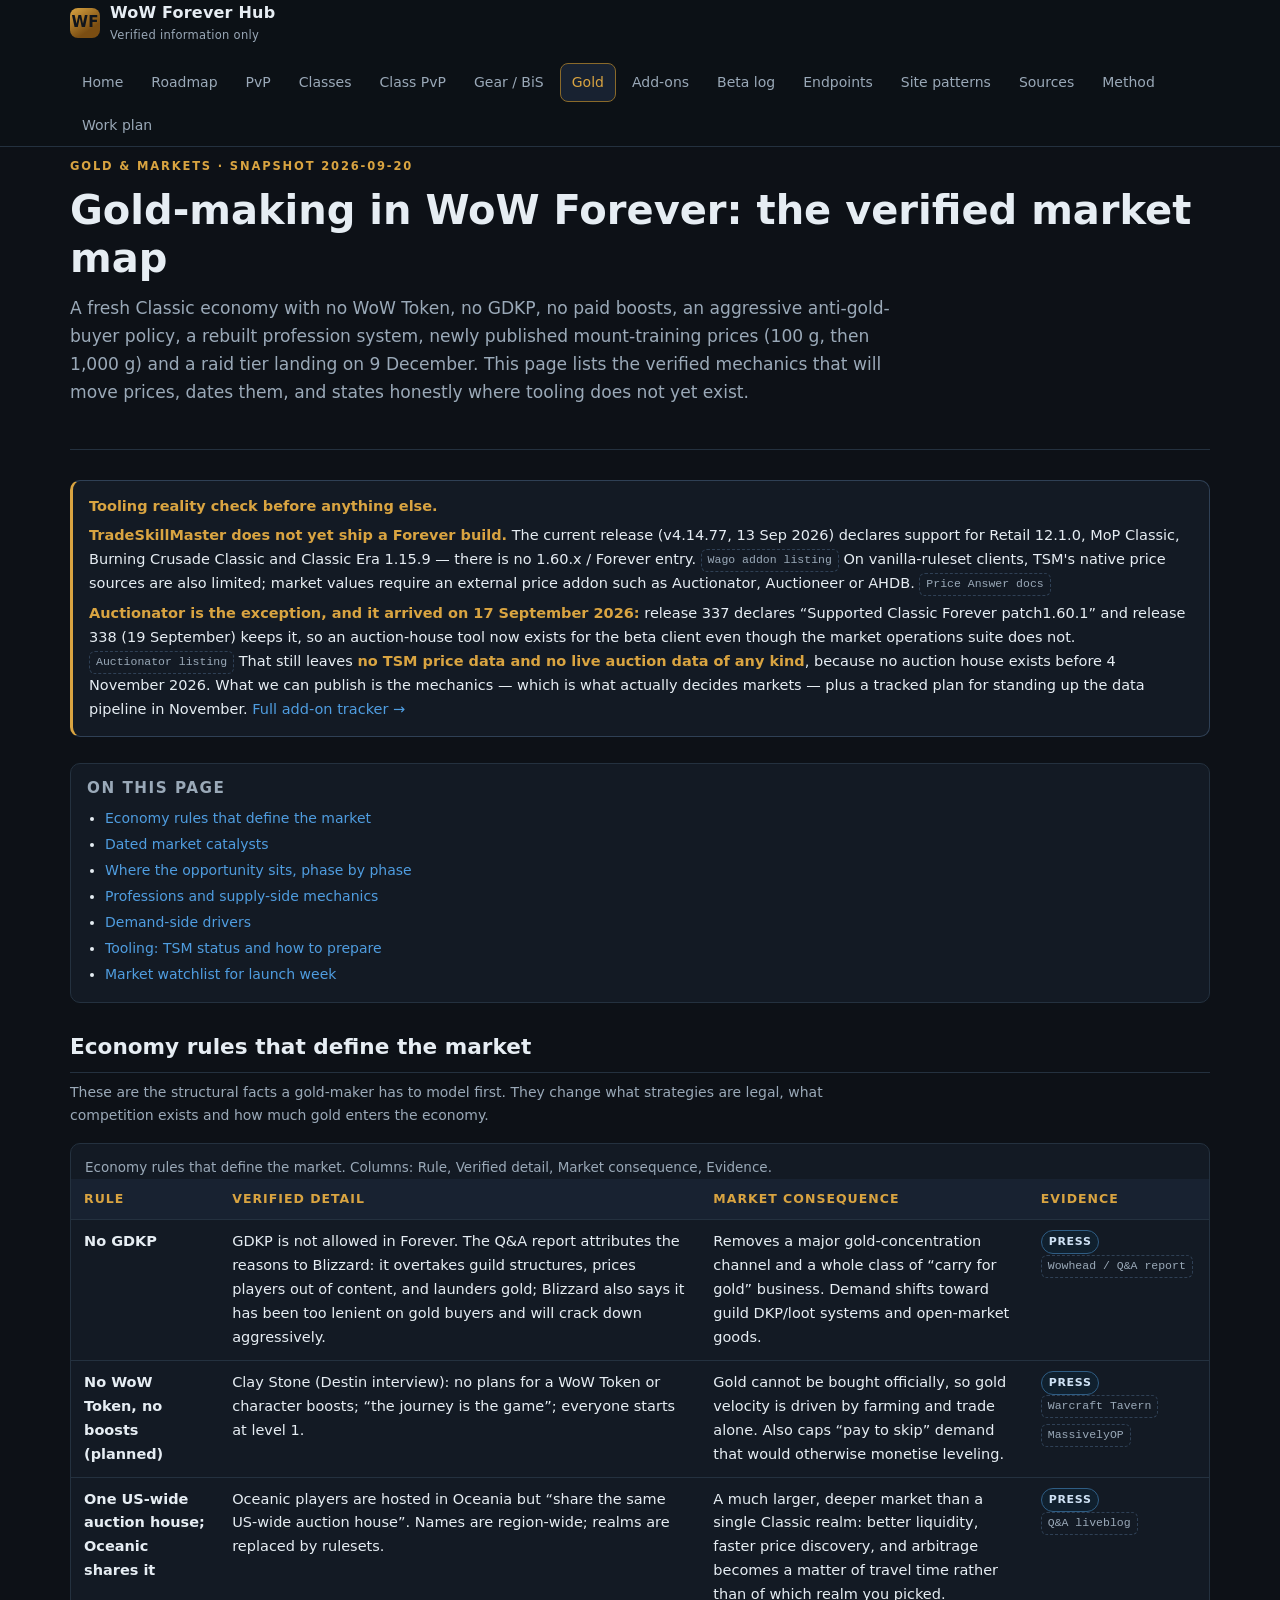
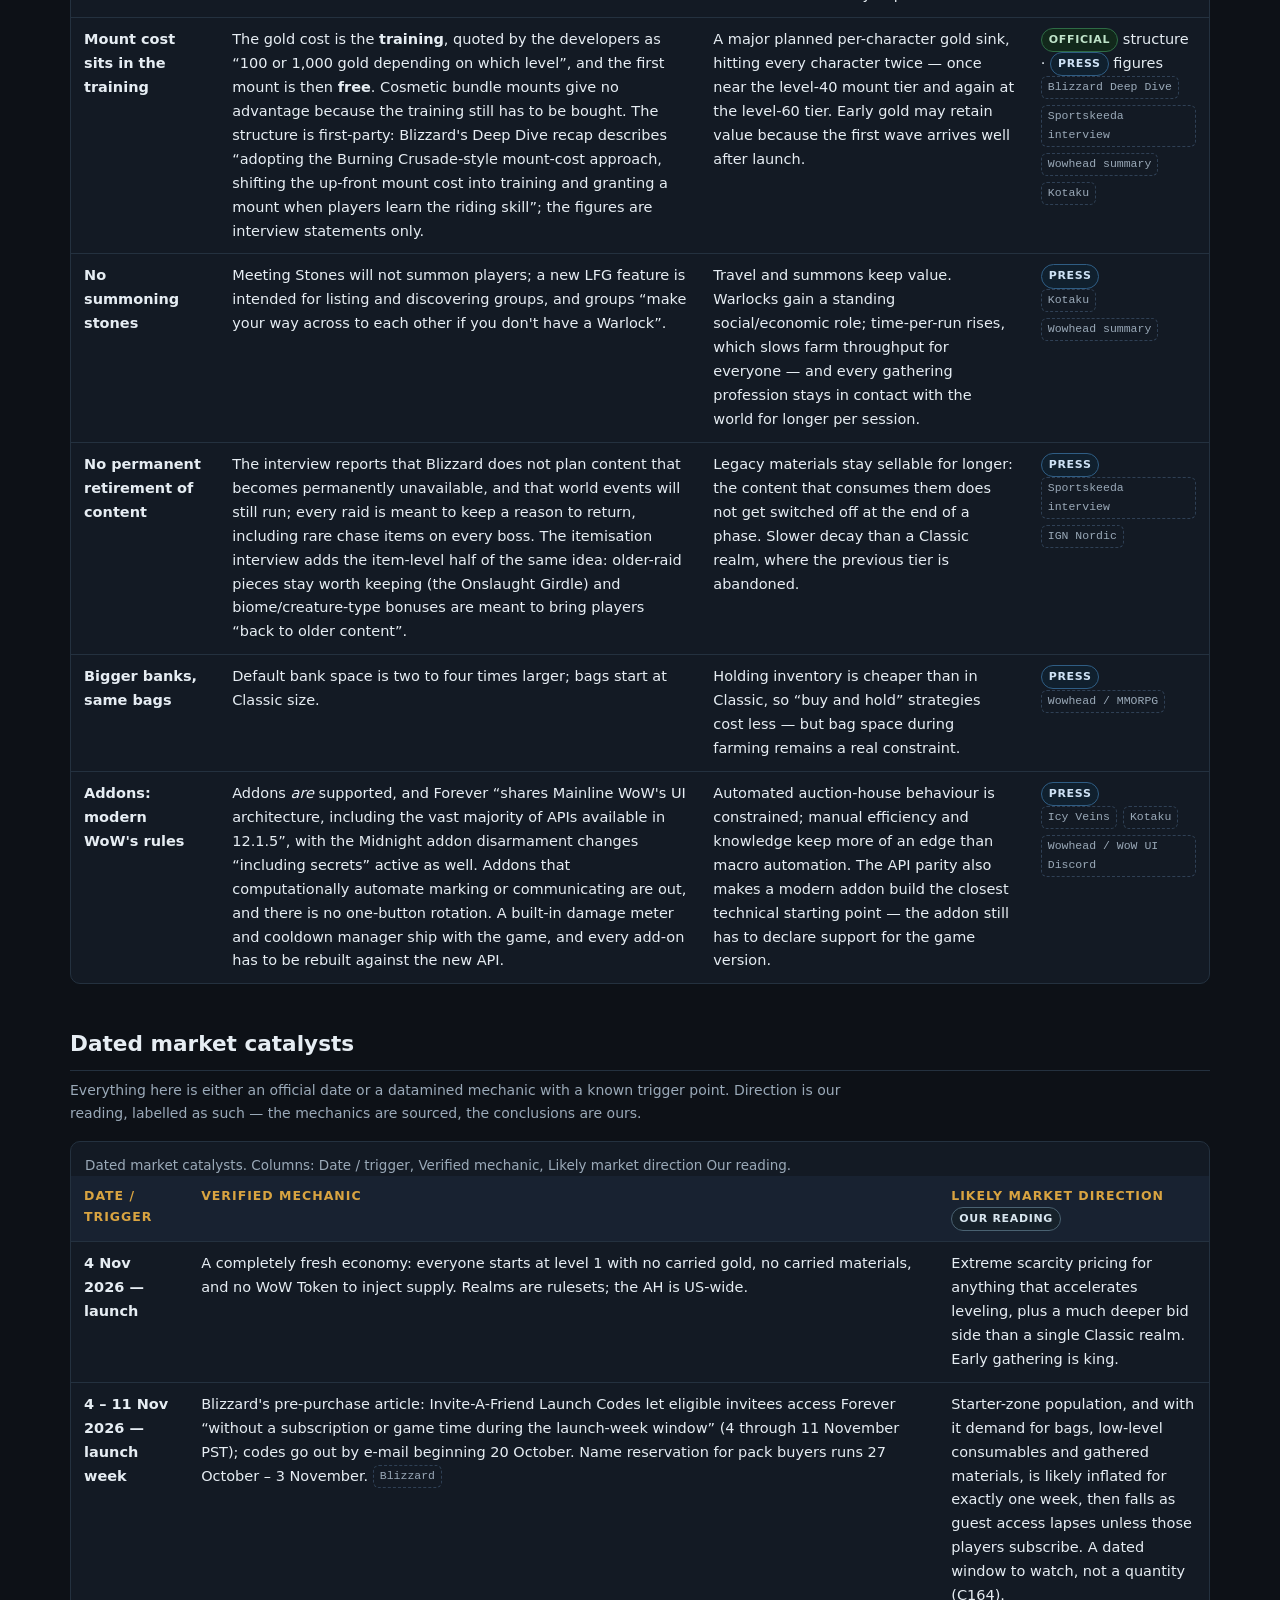
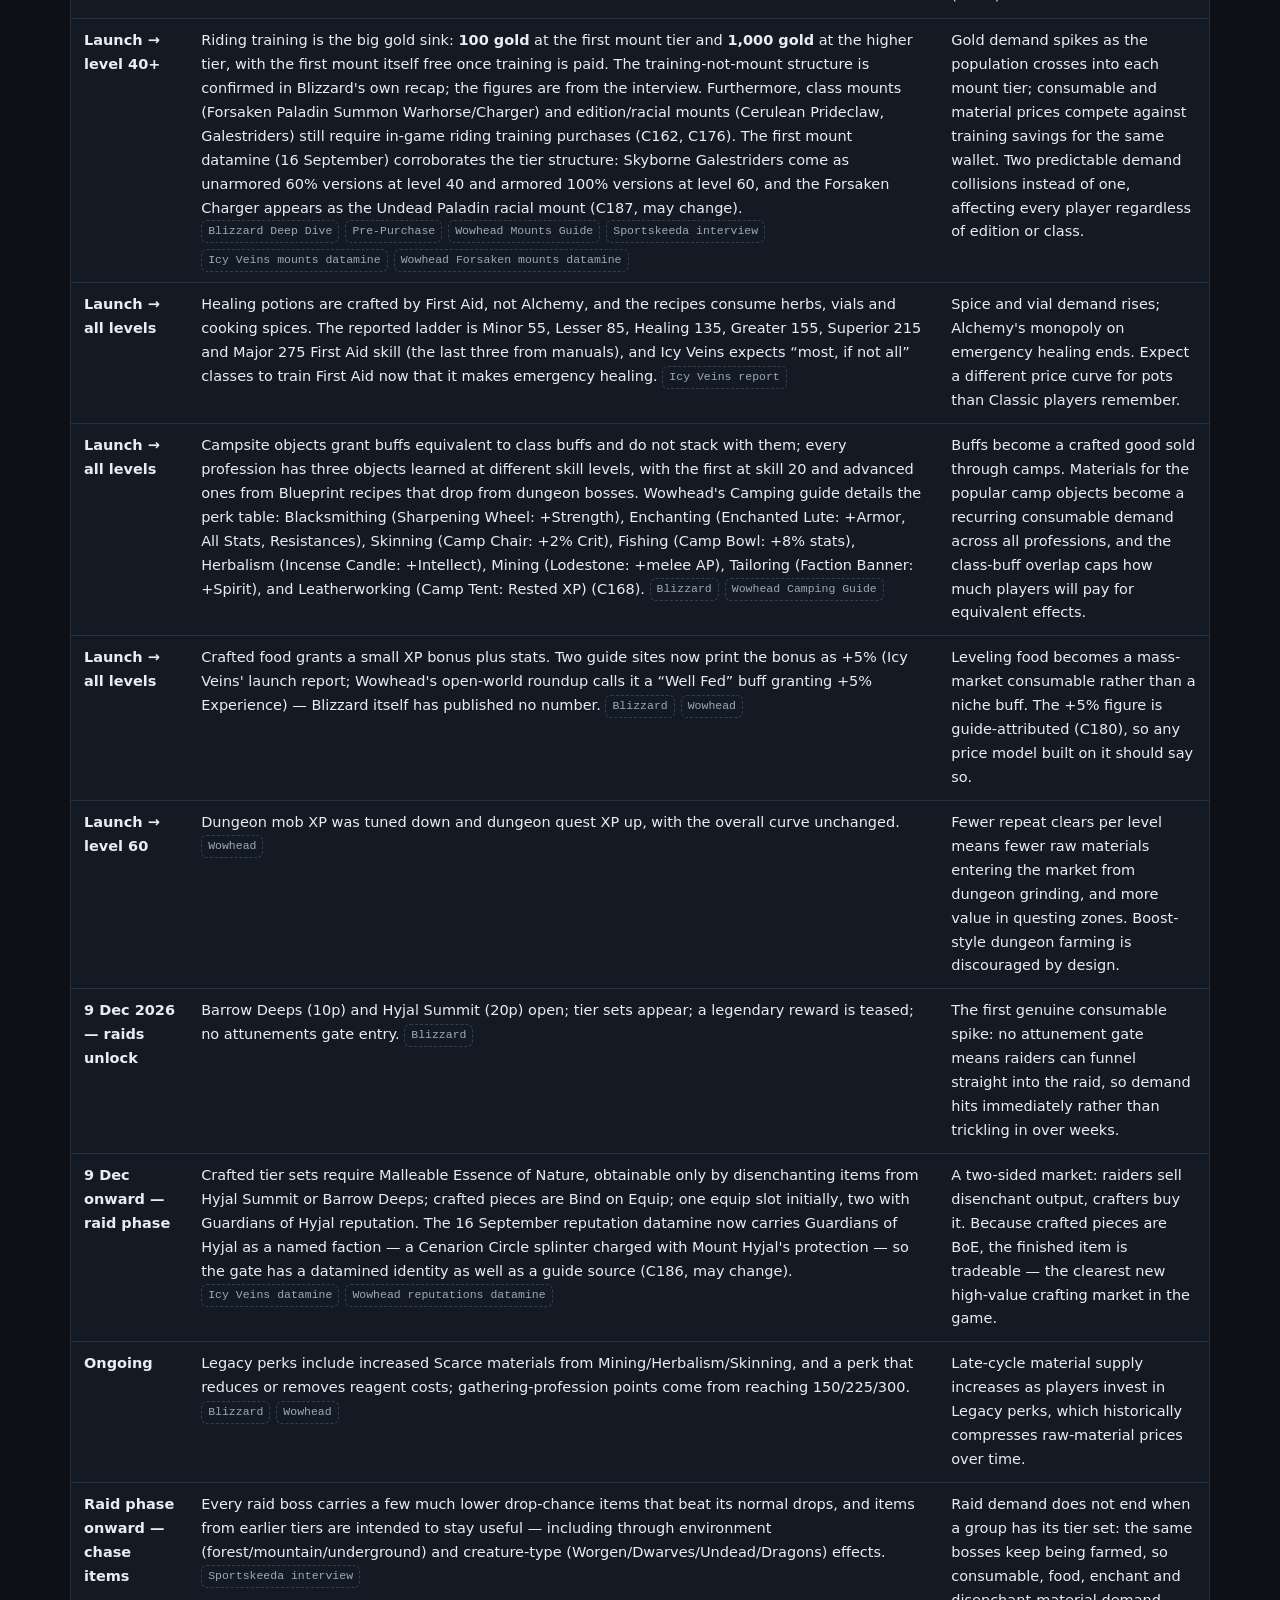
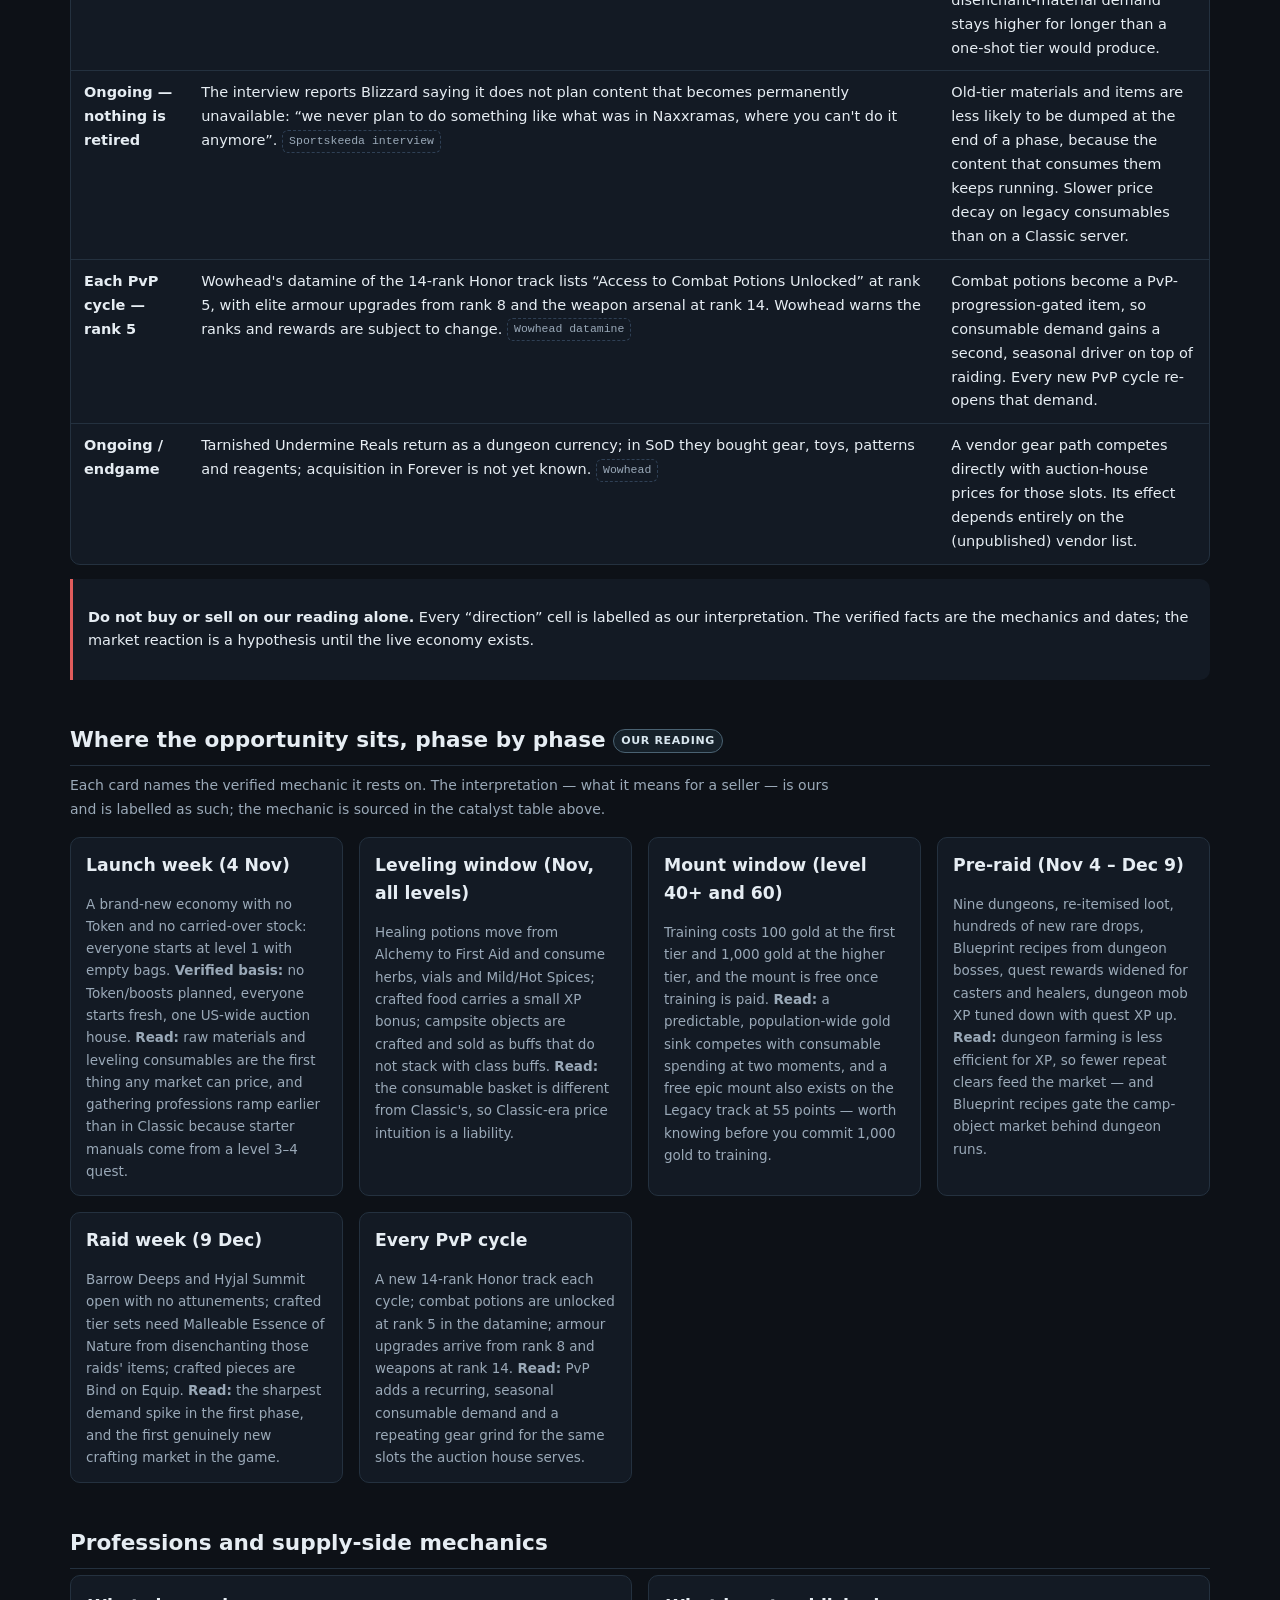
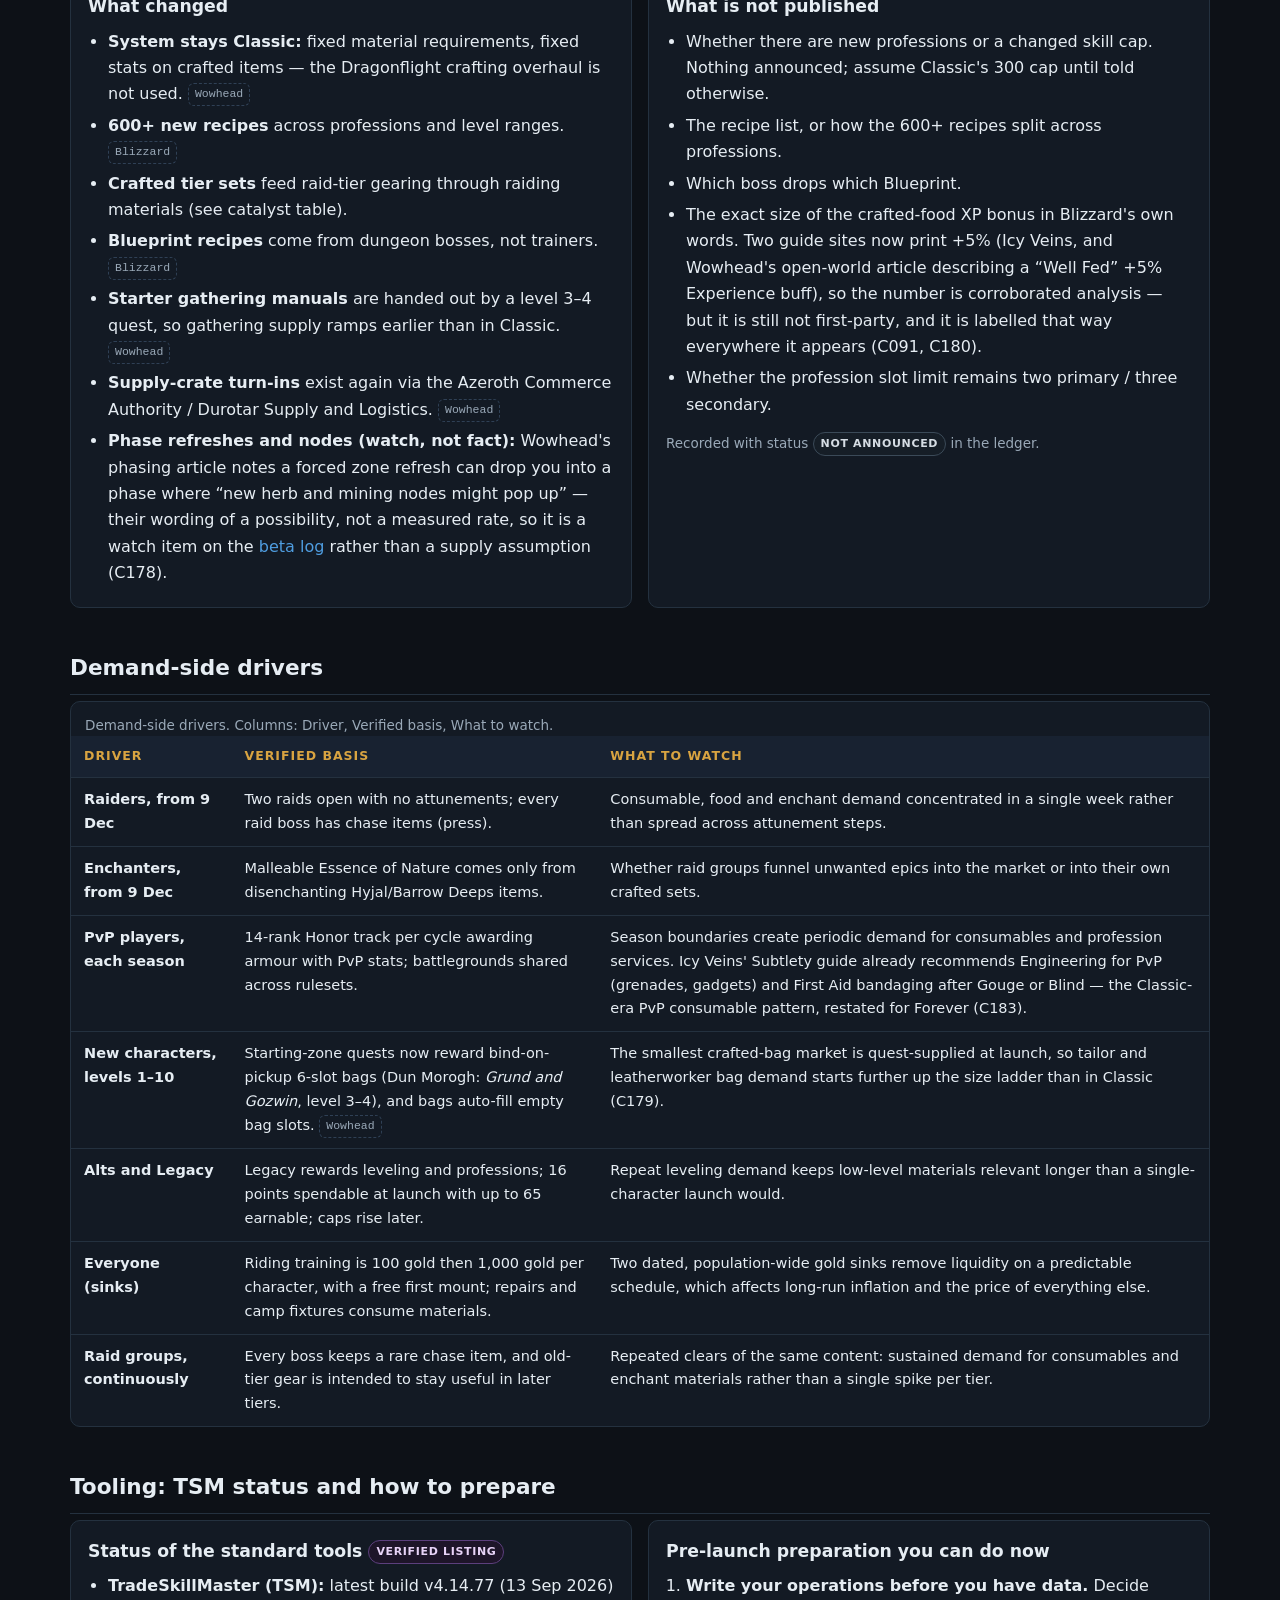
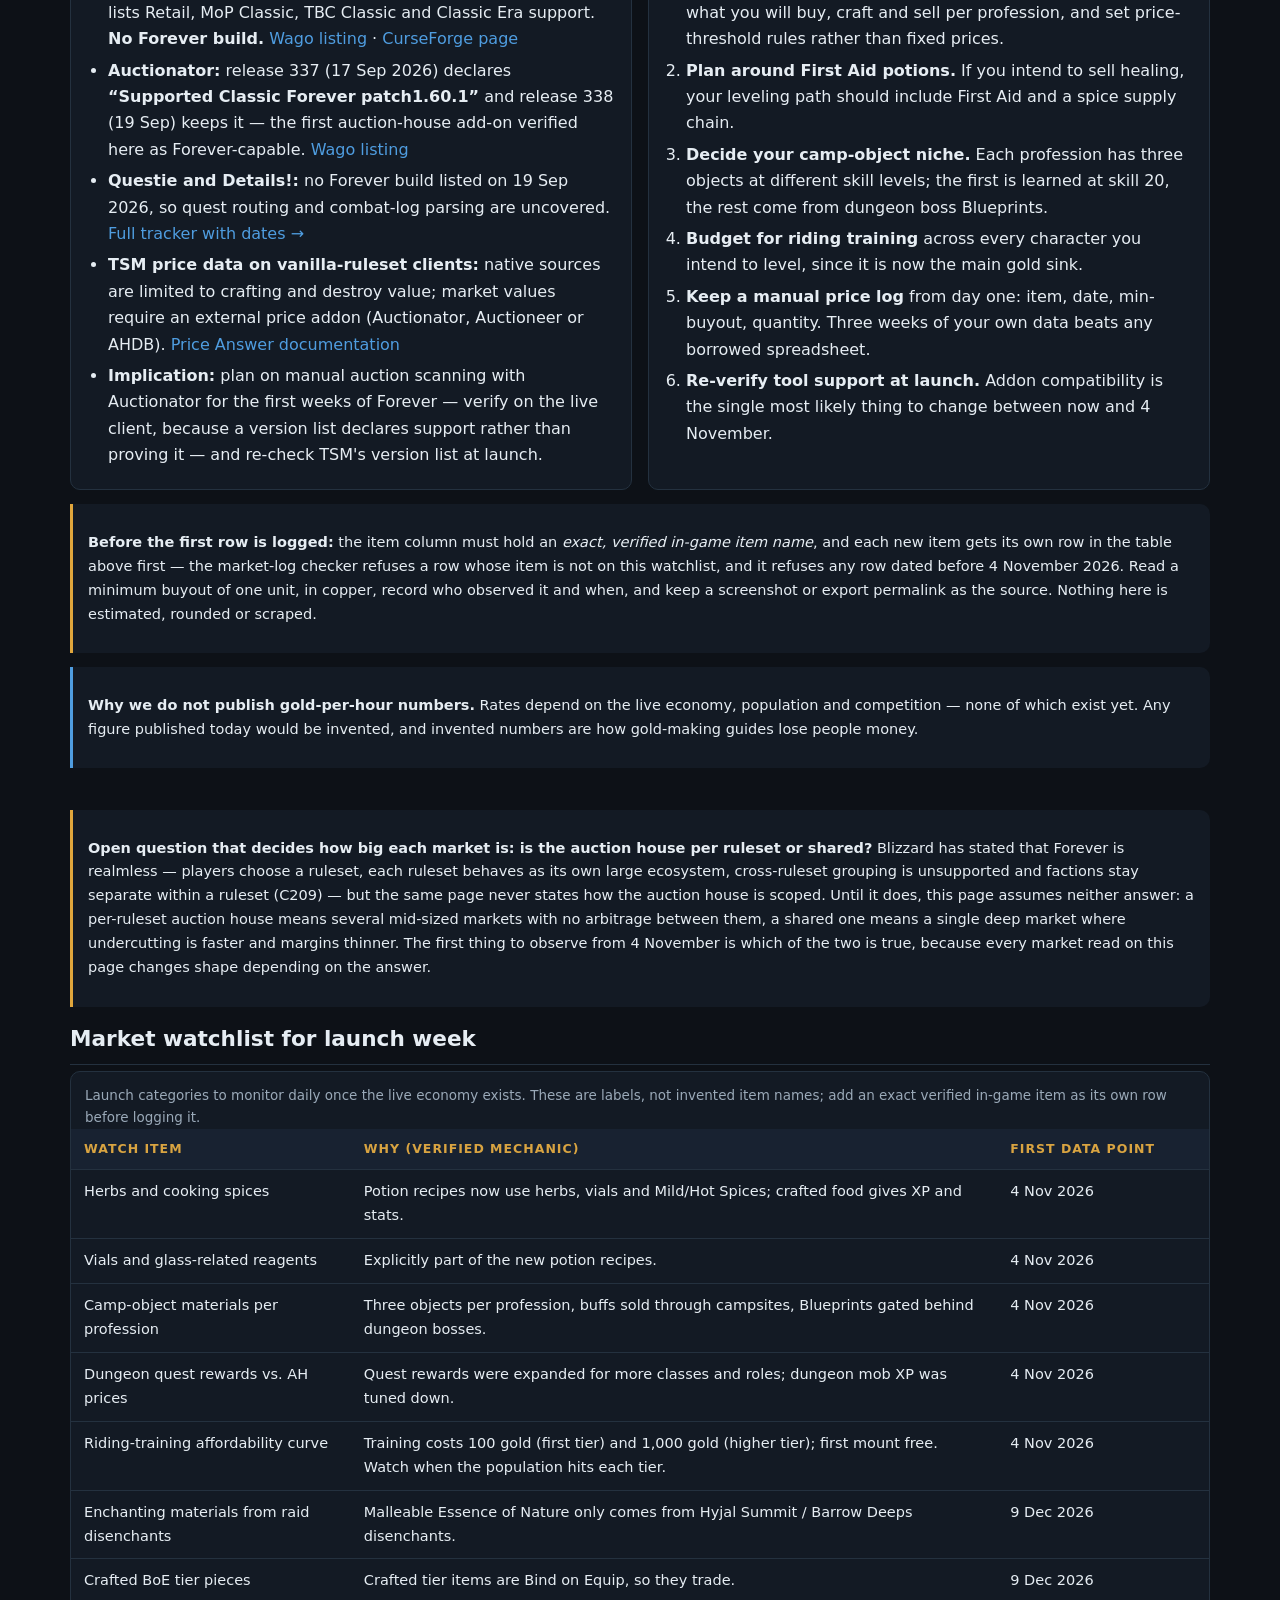
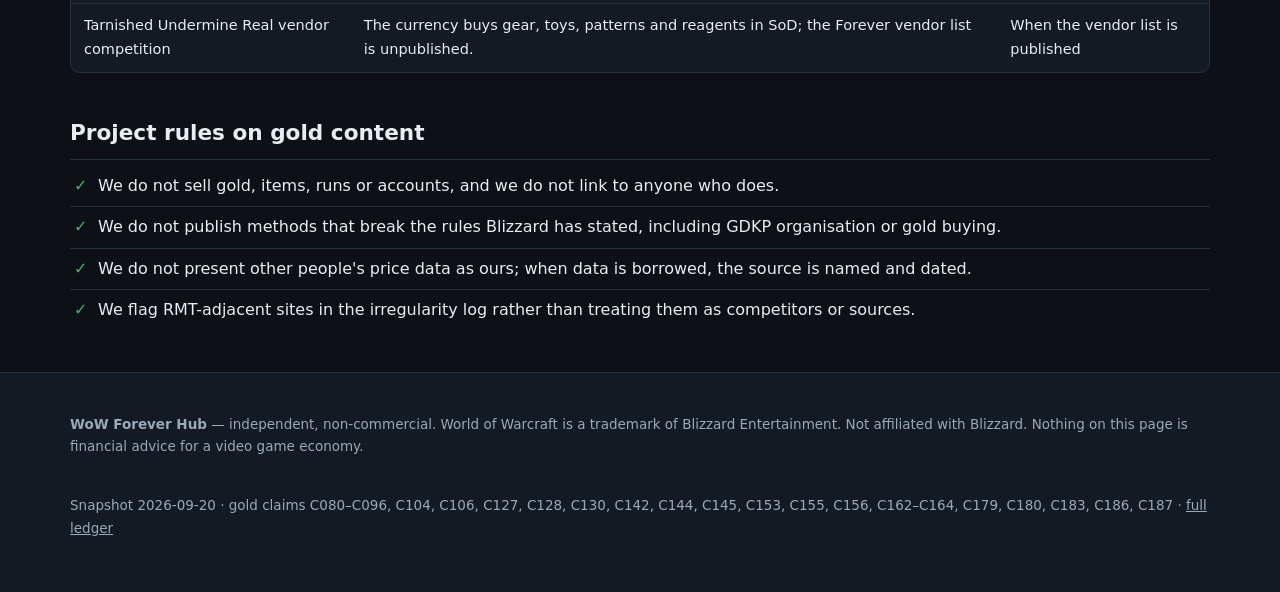
<file: gold.html>
<!DOCTYPE html>
<html lang="en">
<head>
<meta charset="utf-8">
<meta name="viewport" content="width=device-width, initial-scale=1">
<title>Gold and market dynamics in WoW Forever — verified catalysts | WoW Forever Hub</title>
<meta name="description" content="Verified economy rules and dated market catalysts for World of Warcraft: Forever: mount training gold sinks, First Aid potions, camp buffs, Blueprint recipes, raid disenchant materials, GDKP and token policy, and the honest status of TSM support.">
<meta name="theme-color" content="#0d1117">
<link rel="icon" href="data:image/svg+xml,%3Csvg%20xmlns='http://www.w3.org/2000/svg'%20viewBox='0%200%2064%2064'%3E%3Crect%20width='64'%20height='64'%20rx='12'%20fill='%230d1117'/%3E%3Ctext%20x='32'%20y='42'%20font-family='Georgia,serif'%20font-size='30'%20font-weight='700'%20fill='%23d9a441'%20text-anchor='middle'%3EWF%3C/text%3E%3C/svg%3E">
<meta property="og:type" content="article">
<meta property="og:title" content="Gold and market dynamics in WoW Forever — verified catalysts | WoW Forever Hub">
<meta property="og:description" content="Verified economy rules and dated market catalysts for World of Warcraft: Forever: First Aid potions, camp buffs, Blueprint recipes, raid disenchant materials, GDKP and token policy, and the honest status of TSM support.">
<link rel="canonical" href="https://buffedlizard55-lab.github.io/WoWForever/gold.html">
<link rel="stylesheet" href="assets/css/style.css">
</head>
<body>
<a class="skip-link" href="#main">Skip to content</a>

<header class="site-header">
  <div class="wrap">
    <a class="brand" href="index.html">
      <span class="mark" aria-hidden="true">WF</span>
      <span>WoW Forever Hub<small>Verified information only</small></span>
    </a>
    <nav class="nav" aria-label="Main">
      <a href="index.html">Home</a>
      <a href="roadmap.html">Roadmap</a>
      <a href="pvp.html">PvP</a>
      <a href="classes.html">Classes</a>
      <a href="class-pvp.html">Class PvP</a>
      <a href="gear.html">Gear / BiS</a>
      <a href="gold.html">Gold</a>
      <a href="addons.html">Add-ons</a>
      <a href="beta.html">Beta log</a>
      <a href="data-api.html">Endpoints</a>
      <a href="site-patterns.html">Site patterns</a>
      <a href="sources.html">Sources</a>
      <a href="method.html">Method</a>
      <a href="work-plan.html">Work plan</a>
    </nav>
  </div>
</header>

<main id="main" class="wrap">

  <div class="hero">
    <p class="eyebrow">Gold &amp; markets · snapshot <span data-snapshot>2026-09-20</span></p>
    <h1>Gold-making in WoW Forever: the verified market map</h1>
    <p class="lede">
      A fresh Classic economy with no WoW Token, no GDKP, no paid boosts, an aggressive anti-gold-buyer policy, a
      rebuilt profession system, newly published mount-training prices (100 g, then 1,000 g) and a raid tier landing on
      9 December. This page lists the verified mechanics that will move prices, dates them, and states honestly where
      tooling does not yet exist.
    </p>
  </div>

  <div class="banner">
    <strong>Tooling reality check before anything else.</strong>
    <p>
      <strong>TradeSkillMaster does not yet ship a Forever build.</strong> The current release (v4.14.77, 13 Sep 2026) declares support
      for Retail 12.1.0, MoP Classic, Burning Crusade Classic and Classic Era 1.15.9 — there is no 1.60.x / Forever entry.
      <span class="srcs"><a class="src" href="https://addons.wago.io/addons/tradeskillmaster/versions?stability=stable" rel="noopener">Wago addon listing</a></span>
      On vanilla-ruleset clients, TSM's native price sources are also limited; market values require an external price addon
      such as Auctionator, Auctioneer or AHDB.
      <span class="srcs"><a class="src" href="https://www.curseforge.com/wow/addons/price-answer" rel="noopener">Price Answer docs</a></span>
    </p>
    <p>
      <strong>Auctionator is the exception, and it arrived on 17 September 2026:</strong> release 337 declares
      “Supported Classic Forever patch1.60.1” and release 338 (19 September) keeps it, so an auction-house tool now exists
      for the beta client even though the market operations suite does not.
      <span class="srcs"><a class="src" href="https://addons.wago.io/addons/auctionator/versions?stability=stable" rel="noopener">Auctionator listing</a></span>
      That still leaves <strong>no TSM price data and no live auction data of any kind</strong>, because no auction house
      exists before 4 November 2026. What we can publish is the mechanics — which is what actually decides markets — plus a
      tracked plan for standing up the data pipeline in November.
      <a href="addons.html">Full add-on tracker →</a>
    </p>
  </div>

  <nav class="toc" aria-label="On this page">
    <h2>On this page</h2>
    <ul>
      <li><a href="#rules">Economy rules that define the market</a></li>
      <li><a href="#catalysts">Dated market catalysts</a></li>
      <li><a href="#opportunities">Where the opportunity sits, phase by phase</a></li>
      <li><a href="#professions">Professions and supply-side mechanics</a></li>
      <li><a href="#demand">Demand-side drivers</a></li>
      <li><a href="#tooling">Tooling: TSM status and how to prepare</a></li>
      <li><a href="#watchlist">Market watchlist for launch week</a></li>
    </ul>
  </nav>

  <section id="rules" aria-labelledby="h-rules">
    <h2 id="h-rules">Economy rules that define the market</h2>
    <p class="sub">
      These are the structural facts a gold-maker has to model first. They change what strategies are legal, what
      competition exists and how much gold enters the economy.
    </p>
    <div class="table-wrap">
      <table>
        <caption>Economy rules that define the market. Columns: Rule, Verified detail, Market consequence, Evidence.</caption>
        <thead>
          <tr><th scope="col">Rule</th><th scope="col">Verified detail</th><th scope="col">Market consequence</th><th scope="col">Evidence</th></tr>
        </thead>
        <tbody>
          <tr>
            <td><strong>No GDKP</strong></td>
            <td>GDKP is not allowed in Forever. The Q&amp;A report attributes the reasons to Blizzard: it overtakes guild structures, prices players out of content, and launders gold; Blizzard also says it has been too lenient on gold buyers and will crack down aggressively.</td>
            <td>Removes a major gold-concentration channel and a whole class of “carry for gold” business. Demand shifts toward guild DKP/loot systems and open-market goods.</td>
            <td><span class="chip press">Press</span> <span class="srcs"><a class="src" href="https://www.wowhead.com/forever/news/gdkp-will-not-be-allowed-in-wow-forever-382968" rel="noopener">Wowhead / Q&amp;A report</a></span></td>
          </tr>
          <tr>
            <td><strong>No WoW Token, no boosts (planned)</strong></td>
            <td>Clay Stone (Destin interview): no plans for a WoW Token or character boosts; “the journey is the game”; everyone starts at level 1.</td>
            <td>Gold cannot be bought officially, so gold velocity is driven by farming and trade alone. Also caps “pay to skip” demand that would otherwise monetise leveling.</td>
            <td><span class="chip press">Press</span> <span class="srcs"><a class="src" href="https://www.warcrafttavern.com/forever/news/wow-forever-no-plans-for-wow-token-or-character-boosts/" rel="noopener">Warcraft Tavern</a><a class="src" href="https://massivelyop.com/2026/09/15/wow-forever-discusses-classes-addons-party-forming-pvp-progression-and-how-it-effectively-negates-wow-2/" rel="noopener">MassivelyOP</a></span></td>
          </tr>
          <tr>
            <td><strong>One US-wide auction house; Oceanic shares it</strong></td>
            <td>Oceanic players are hosted in Oceania but “share the same US-wide auction house”. Names are region-wide; realms are replaced by rulesets.</td>
            <td>A much larger, deeper market than a single Classic realm: better liquidity, faster price discovery, and arbitrage becomes a matter of travel time rather than of which realm you picked.</td>
            <td><span class="chip press">Press</span> <span class="srcs"><a class="src" href="https://www.wowhead.com/forever/news/world-of-warcraft-live-q-a-liveblog-midnight-and-forever-382967" rel="noopener">Q&amp;A liveblog</a></span></td>
          </tr>
          <tr>
            <td><strong>Mount cost sits in the training</strong></td>
            <td>The gold cost is the <strong>training</strong>, quoted by the developers as “100 or 1,000 gold depending on which level”, and the first mount is then <strong>free</strong>. Cosmetic bundle mounts give no advantage because the training still has to be bought. The structure is first-party: Blizzard's Deep Dive recap describes “adopting the Burning Crusade-style mount-cost approach, shifting the up-front mount cost into training and granting a mount when players learn the riding skill”; the figures are interview statements only.</td>
            <td>A major planned per-character gold sink, hitting every character twice — once near the level-40 mount tier and again at the level-60 tier. Early gold may retain value because the first wave arrives well after launch.</td>
            <td><span class="chip official">Official</span> structure · <span class="chip press">Press</span> figures <span class="srcs"><a class="src" href="https://news.blizzard.com/en-us/article/24303313/world-of-warcraft-forever-deep-dive-panel-recap" rel="noopener">Blizzard Deep Dive</a><a class="src" href="https://www.sportskeeda.com/mmo/news-they-might-reasons-welcome-forsaken-wow-forevers-kris-zierhut-michael-nuthals-visiting-gilneas-what-ifs-exclusive" rel="noopener">Sportskeeda interview</a><a class="src" href="https://www.wowhead.com/forever/news/official-controller-supports-training-mount-skill-costs-sportskeeda-interview-on-382963" rel="noopener">Wowhead summary</a><a class="src" href="https://kotaku.com/new-things-learned-world-of-warcraft-forever-2000734005" rel="noopener">Kotaku</a></span></td>
          </tr>
          <tr>
            <td><strong>No summoning stones</strong></td>
            <td>Meeting Stones will not summon players; a new LFG feature is intended for listing and discovering groups, and groups “make your way across to each other if you don't have a Warlock”.</td>
            <td>Travel and summons keep value. Warlocks gain a standing social/economic role; time-per-run rises, which slows farm throughput for everyone — and every gathering profession stays in contact with the world for longer per session.</td>
            <td><span class="chip press">Press</span> <span class="srcs"><a class="src" href="https://kotaku.com/new-things-learned-world-of-warcraft-forever-2000734005" rel="noopener">Kotaku</a><a class="src" href="https://www.wowhead.com/forever/news/no-summoning-stones-and-mount-cost-changes-kotaku-interview-382944" rel="noopener">Wowhead summary</a></span></td>
          </tr>
          <tr>
            <td><strong>No permanent retirement of content</strong></td>
            <td>The interview reports that Blizzard does not plan content that becomes permanently unavailable, and that world events will still run; every raid is meant to keep a reason to return, including rare chase items on every boss. The itemisation interview adds the item-level half of the same idea: older-raid pieces stay worth keeping (the Onslaught Girdle) and biome/creature-type bonuses are meant to bring players “back to older content”.</td>
            <td>Legacy materials stay sellable for longer: the content that consumes them does not get switched off at the end of a phase. Slower decay than a Classic realm, where the previous tier is abandoned.</td>
            <td><span class="chip press">Press</span> <span class="srcs"><a class="src" href="https://www.sportskeeda.com/mmo/news-they-might-reasons-welcome-forsaken-wow-forevers-kris-zierhut-michael-nuthals-visiting-gilneas-what-ifs-exclusive" rel="noopener">Sportskeeda interview</a><a class="src" href="https://nordic.ign.com/world-of-warcraft-forever/112801/world-of-warcraft-forever-needs-to-truly-be-forever-interview" rel="noopener">IGN Nordic</a></span></td>
          </tr>
          <tr>
            <td><strong>Bigger banks, same bags</strong></td>
            <td>Default bank space is two to four times larger; bags start at Classic size.</td>
            <td>Holding inventory is cheaper than in Classic, so “buy and hold” strategies cost less — but bag space during farming remains a real constraint.</td>
            <td><span class="chip press">Press</span> <span class="srcs"><a class="src" href="https://www.wowhead.com/forever/news/increased-bank-space-raid-items-hidden-until-it-drops-mmorpg-interview-on-wow-382960" rel="noopener">Wowhead / MMORPG</a></span></td>
          </tr>
          <tr>
            <td><strong>Addons: modern WoW's rules</strong></td>
            <td>Addons <em>are</em> supported, and Forever “shares Mainline WoW's UI architecture, including the vast majority of APIs available in 12.1.5”, with the Midnight addon disarmament changes “including secrets” active as well. Addons that computationally automate marking or communicating are out, and there is no one-button rotation. A built-in damage meter and cooldown manager ship with the game, and every add-on has to be rebuilt against the new API.</td>
            <td>Automated auction-house behaviour is constrained; manual efficiency and knowledge keep more of an edge than macro automation. The API parity also makes a modern addon build the closest technical starting point — the addon still has to declare support for the game version.</td>
            <td><span class="chip press">Press</span> <span class="srcs"><a class="src" href="https://www.icy-veins.com/wow-forever/news/addons-in-wow-forever-blizzard-devs-just-addressed-the-big-question/" rel="noopener">Icy Veins</a><a class="src" href="https://kotaku.com/new-things-learned-world-of-warcraft-forever-2000734005" rel="noopener">Kotaku</a><a class="src" href="https://www.wowhead.com/news/wow-forever-will-have-addon-changes-from-midnight-382921" rel="noopener">Wowhead / WoW UI Discord</a></span></td>
          </tr>
        </tbody>
      </table>
    </div>
  </section>

  <section id="catalysts" aria-labelledby="h-catalysts">
    <h2 id="h-catalysts">Dated market catalysts</h2>
    <p class="sub">
      Everything here is either an official date or a datamined mechanic with a known trigger point. Direction is our
      reading, labelled as such — the mechanics are sourced, the conclusions are ours.
    </p>
    <div class="table-wrap">
      <table>
        <caption>Dated market catalysts. Columns: Date / trigger, Verified mechanic, Likely market direction Our reading.</caption>
        <thead>
          <tr><th scope="col">Date / trigger</th><th scope="col">Verified mechanic</th><th scope="col">Likely market direction <span class="chip ours">Our reading</span></th></tr>
        </thead>
        <tbody>
          <tr>
            <td><strong>4 Nov 2026 — launch</strong></td>
            <td>A completely fresh economy: everyone starts at level 1 with no carried gold, no carried materials, and no WoW Token to inject supply. Realms are rulesets; the AH is US-wide.</td>
            <td>Extreme scarcity pricing for anything that accelerates leveling, plus a much deeper bid side than a single Classic realm. Early gathering is king.</td>
          </tr>
          <tr>
            <td><strong>4 – 11 Nov 2026 — launch week</strong></td>
            <td>Blizzard's pre-purchase article: Invite-A-Friend Launch Codes let eligible invitees access Forever “without a subscription or game time during the launch-week window” (4 through 11 November PST); codes go out by e-mail beginning 20 October. Name reservation for pack buyers runs 27 October – 3 November.
              <span class="srcs"><a class="src" href="https://news.blizzard.com/en-us/article/24301508/pre-purchase-world-of-warcraft-forever-upgrades-and-begin-your-next-journey-in-azeroth" rel="noopener">Blizzard</a></span></td>
            <td>Starter-zone population, and with it demand for bags, low-level consumables and gathered materials, is likely inflated for exactly one week, then falls as guest access lapses unless those players subscribe. A dated window to watch, not a quantity (C164).</td>
          </tr>
          <tr>
            <td><strong>Launch → level 40+</strong></td>
            <td>Riding training is the big gold sink: <strong>100 gold</strong> at the first mount tier and <strong>1,000 gold</strong> at the higher tier, with the first mount itself free once training is paid. The training-not-mount structure is confirmed in Blizzard's own recap; the figures are from the interview. Furthermore, class mounts (Forsaken Paladin Summon Warhorse/Charger) and edition/racial mounts (Cerulean Prideclaw, Galestriders) still require in-game riding training purchases (C162, C176). The first mount datamine (16 September) corroborates the tier structure: Skyborne Galestriders come as unarmored 60% versions at level 40 and armored 100% versions at level 60, and the Forsaken Charger appears as the Undead Paladin racial mount (C187, may change).
              <span class="srcs"><a class="src" href="https://news.blizzard.com/en-us/article/24303313/world-of-warcraft-forever-deep-dive-panel-recap" rel="noopener">Blizzard Deep Dive</a><a class="src" href="https://news.blizzard.com/en-us/article/24301508/pre-purchase-world-of-warcraft-forever-upgrades-and-begin-your-next-journey-in-azeroth" rel="noopener">Pre-Purchase</a><a class="src" href="https://www.wowhead.com/forever/guide/collections/mounts-locations-appearances" rel="noopener">Wowhead Mounts Guide</a><a class="src" href="https://www.sportskeeda.com/mmo/news-they-might-reasons-welcome-forsaken-wow-forevers-kris-zierhut-michael-nuthals-visiting-gilneas-what-ifs-exclusive" rel="noopener">Sportskeeda interview</a><a class="src" href="https://www.icy-veins.com/wow-forever/news/wow-forever-just-revealed-its-first-wave-of-mounts-spoiler-warning/" rel="noopener">Icy Veins mounts datamine</a><a class="src" href="https://www.wowhead.com/forever/news/new-forsaken-paladin-mounts-datamined-from-forever-beta-client-382940" rel="noopener">Wowhead Forsaken mounts datamine</a></span></td>
            <td>Gold demand spikes as the population crosses into each mount tier; consumable and material prices compete against training savings for the same wallet. Two predictable demand collisions instead of one, affecting every player regardless of edition or class.</td>
          </tr>
          <tr>
            <td><strong>Launch → all levels</strong></td>
            <td>Healing potions are crafted by First Aid, not Alchemy, and the recipes consume herbs, vials and cooking spices. The reported ladder is Minor 55, Lesser 85, Healing 135, Greater 155, Superior 215 and Major 275 First Aid skill (the last three from manuals), and Icy Veins expects “most, if not all” classes to train First Aid now that it makes emergency healing.
              <span class="srcs"><a class="src" href="https://www.icy-veins.com/wow-forever/news/healing-potions-now-crafted-by-first-aid-in-wow-forever/" rel="noopener">Icy Veins report</a></span></td>
            <td>Spice and vial demand rises; Alchemy's monopoly on emergency healing ends. Expect a different price curve for pots than Classic players remember.</td>
          </tr>
          <tr>
            <td><strong>Launch → all levels</strong></td>
            <td>Campsite objects grant buffs equivalent to class buffs and do not stack with them; every profession has three objects learned at different skill levels, with the first at skill 20 and advanced ones from Blueprint recipes that drop from dungeon bosses. Wowhead's Camping guide details the perk table: Blacksmithing (Sharpening Wheel: +Strength), Enchanting (Enchanted Lute: +Armor, All Stats, Resistances), Skinning (Camp Chair: +2% Crit), Fishing (Camp Bowl: +8% stats), Herbalism (Incense Candle: +Intellect), Mining (Lodestone: +melee AP), Tailoring (Faction Banner: +Spirit), and Leatherworking (Camp Tent: Rested XP) (C168).
              <span class="srcs"><a class="src" href="https://news.blizzard.com/en-us/article/24303313/world-of-warcraft-forever-deep-dive-panel-recap" rel="noopener">Blizzard</a><a class="src" href="https://www.wowhead.com/forever/guide/camping-overview-unlock-rewards" rel="noopener">Wowhead Camping Guide</a></span></td>
            <td>Buffs become a crafted good sold through camps. Materials for the popular camp objects become a recurring consumable demand across all professions, and the class-buff overlap caps how much players will pay for equivalent effects.</td>
          </tr>
          <tr>
            <td><strong>Launch → all levels</strong></td>
            <td>Crafted food grants a small XP bonus plus stats. Two guide sites now print the bonus as +5% (Icy Veins' launch report; Wowhead's open-world roundup calls it a “Well Fed” buff granting +5% Experience) — Blizzard itself has published no number.
              <span class="srcs"><a class="src" href="https://news.blizzard.com/en-us/article/24303313/world-of-warcraft-forever-deep-dive-panel-recap" rel="noopener">Blizzard</a><a class="src" href="https://www.wowhead.com/forever/news/what-we-know-about-the-open-world-so-far-in-wow-forever-382931" rel="noopener">Wowhead</a></span></td>
            <td>Leveling food becomes a mass-market consumable rather than a niche buff. The +5% figure is guide-attributed (C180), so any price model built on it should say so.</td>
          </tr>
          <tr>
            <td><strong>Launch → level 60</strong></td>
            <td>Dungeon mob XP was tuned down and dungeon quest XP up, with the overall curve unchanged.
              <span class="srcs"><a class="src" href="https://www.wowhead.com/forever/news/forever-guide-compendium-every-guide-you-ll-need-for-beta-launch-382965" rel="noopener">Wowhead</a></span></td>
            <td>Fewer repeat clears per level means fewer raw materials entering the market from dungeon grinding, and more value in questing zones. Boost-style dungeon farming is discouraged by design.</td>
          </tr>
          <tr>
            <td><strong>9 Dec 2026 — raids unlock</strong></td>
            <td>Barrow Deeps (10p) and Hyjal Summit (20p) open; tier sets appear; a legendary reward is teased; no attunements gate entry.
              <span class="srcs"><a class="src" href="https://news.blizzard.com/en-us/article/24303862/world-of-warcraft-forever-whats-next-panel-recap" rel="noopener">Blizzard</a></span></td>
            <td>The first genuine consumable spike: no attunement gate means raiders can funnel straight into the raid, so demand hits immediately rather than trickling in over weeks.</td>
          </tr>
          <tr>
            <td><strong>9 Dec onward — raid phase</strong></td>
            <td>Crafted tier sets require Malleable Essence of Nature, obtainable only by disenchanting items from Hyjal Summit or Barrow Deeps; crafted pieces are Bind on Equip; one equip slot initially, two with Guardians of Hyjal reputation. The 16 September reputation datamine now carries Guardians of Hyjal as a named faction — a Cenarion Circle splinter charged with Mount Hyjal's protection — so the gate has a datamined identity as well as a guide source (C186, may change).
              <span class="srcs"><a class="src" href="https://www.icy-veins.com/wow-forever/news/wow-forever-crafted-tier-sets-datamined-recipes-costs-and-set-bonuses/" rel="noopener">Icy Veins datamine</a><a class="src" href="https://www.wowhead.com/forever/news/new-reputation-names-datamined-for-wow-forever-382945" rel="noopener">Wowhead reputations datamine</a></span></td>
            <td>A two-sided market: raiders sell disenchant output, crafters buy it. Because crafted pieces are BoE, the finished item is tradeable — the clearest new high-value crafting market in the game.</td>
          </tr>
          <tr>
            <td><strong>Ongoing</strong></td>
            <td>Legacy perks include increased Scarce materials from Mining/Herbalism/Skinning, and a perk that reduces or removes reagent costs; gathering-profession points come from reaching 150/225/300.
              <span class="srcs"><a class="src" href="https://news.blizzard.com/en-us/article/24303313/world-of-warcraft-forever-deep-dive-panel-recap" rel="noopener">Blizzard</a><a class="src" href="https://www.wowhead.com/forever/news/changes-and-additions-to-professions-in-world-of-warcraft-forever-382924" rel="noopener">Wowhead</a></span></td>
            <td>Late-cycle material supply increases as players invest in Legacy perks, which historically compresses raw-material prices over time.</td>
          </tr>
          <tr>
            <td><strong>Raid phase onward — chase items</strong></td>
            <td>Every raid boss carries a few much lower drop-chance items that beat its normal drops, and items from earlier tiers are intended to stay useful — including through environment (forest/mountain/underground) and creature-type (Worgen/Dwarves/Undead/Dragons) effects.
              <span class="srcs"><a class="src" href="https://www.sportskeeda.com/mmo/news-they-might-reasons-welcome-forsaken-wow-forevers-kris-zierhut-michael-nuthals-visiting-gilneas-what-ifs-exclusive" rel="noopener">Sportskeeda interview</a></span></td>
            <td>Raid demand does not end when a group has its tier set: the same bosses keep being farmed, so consumable, food, enchant and disenchant-material demand stays higher for longer than a one-shot tier would produce.</td>
          </tr>
          <tr>
            <td><strong>Ongoing — nothing is retired</strong></td>
            <td>The interview reports Blizzard saying it does not plan content that becomes permanently unavailable: “we never plan to do something like what was in Naxxramas, where you can't do it anymore”.
              <span class="srcs"><a class="src" href="https://www.sportskeeda.com/mmo/news-they-might-reasons-welcome-forsaken-wow-forevers-kris-zierhut-michael-nuthals-visiting-gilneas-what-ifs-exclusive" rel="noopener">Sportskeeda interview</a></span></td>
            <td>Old-tier materials and items are less likely to be dumped at the end of a phase, because the content that consumes them keeps running. Slower price decay on legacy consumables than on a Classic server.</td>
          </tr>
          <tr>
            <td><strong>Each PvP cycle — rank 5</strong></td>
            <td>Wowhead's datamine of the 14-rank Honor track lists “Access to Combat Potions Unlocked” at rank 5, with elite armour upgrades from rank 8 and the weapon arsenal at rank 14. Wowhead warns the ranks and rewards are subject to change.
              <span class="srcs"><a class="src" href="https://www.wowhead.com/forever/news/pvp-and-legacy-system-rewards-in-world-of-warcraft-forever-382959" rel="noopener">Wowhead datamine</a></span></td>
            <td>Combat potions become a PvP-progression-gated item, so consumable demand gains a second, seasonal driver on top of raiding. Every new PvP cycle re-opens that demand.</td>
          </tr>
          <tr>
            <td><strong>Ongoing / endgame</strong></td>
            <td>Tarnished Undermine Reals return as a dungeon currency; in SoD they bought gear, toys, patterns and reagents; acquisition in Forever is not yet known.
              <span class="srcs"><a class="src" href="https://www.wowhead.com/forever/news/tarnished-undermine-reals-coming-to-world-of-warcraft-forever-382969" rel="noopener">Wowhead</a></span></td>
            <td>A vendor gear path competes directly with auction-house prices for those slots. Its effect depends entirely on the (unpublished) vendor list.</td>
          </tr>
        </tbody>
      </table>
    </div>
    <div class="note warn">
      <p><strong>Do not buy or sell on our reading alone.</strong> Every “direction” cell is labelled as our interpretation.
      The verified facts are the mechanics and dates; the market reaction is a hypothesis until the live economy exists.</p>
    </div>
  </section>

  <section id="opportunities" aria-labelledby="h-opps">
    <h2 id="h-opps">Where the opportunity sits, phase by phase <span class="chip ours">Our reading</span></h2>
    <p class="sub">
      Each card names the verified mechanic it rests on. The interpretation — what it means for a seller — is ours and is
      labelled as such; the mechanic is sourced in the catalyst table above.
    </p>
    <div class="grid three">
      <div class="card tight">
        <h3>Launch week (4 Nov)</h3>
        <p class="small">
          A brand-new economy with no Token and no carried-over stock: everyone starts at level 1 with empty bags.
          <strong>Verified basis:</strong> no Token/boosts planned, everyone starts fresh, one US-wide auction house.
          <strong>Read:</strong> raw materials and leveling consumables are the first thing any market can price, and gathering
          professions ramp earlier than in Classic because starter manuals come from a level 3–4 quest.
        </p>
      </div>
      <div class="card tight">
        <h3>Leveling window (Nov, all levels)</h3>
        <p class="small">
          Healing potions move from Alchemy to First Aid and consume herbs, vials and Mild/Hot Spices; crafted food carries a small
          XP bonus; campsite objects are crafted and sold as buffs that do not stack with class buffs.
          <strong>Read:</strong> the consumable basket is different from Classic's, so Classic-era price intuition is a liability.
        </p>
      </div>
      <div class="card tight">
        <h3>Mount window (level 40+ and 60)</h3>
        <p class="small">
          Training costs 100 gold at the first tier and 1,000 gold at the higher tier, and the mount is free once training is paid.
          <strong>Read:</strong> a predictable, population-wide gold sink competes with consumable spending at two moments, and a free epic
          mount also exists on the Legacy track at 55 points — worth knowing before you commit 1,000 gold to training.
        </p>
      </div>
      <div class="card tight">
        <h3>Pre-raid (Nov 4 – Dec 9)</h3>
        <p class="small">
          Nine dungeons, re-itemised loot, hundreds of new rare drops, Blueprint recipes from dungeon bosses, quest rewards widened
          for casters and healers, dungeon mob XP tuned down with quest XP up.
          <strong>Read:</strong> dungeon farming is less efficient for XP, so fewer repeat clears feed the market — and Blueprint recipes
          gate the camp-object market behind dungeon runs.
        </p>
      </div>
      <div class="card tight">
        <h3>Raid week (9 Dec)</h3>
        <p class="small">
          Barrow Deeps and Hyjal Summit open with no attunements; crafted tier sets need Malleable Essence of Nature from
          disenchanting those raids' items; crafted pieces are Bind on Equip.
          <strong>Read:</strong> the sharpest demand spike in the first phase, and the first genuinely new crafting market in the game.
        </p>
      </div>
      <div class="card tight">
        <h3>Every PvP cycle</h3>
        <p class="small">
          A new 14-rank Honor track each cycle; combat potions are unlocked at rank 5 in the datamine; armour upgrades arrive from
          rank 8 and weapons at rank 14.
          <strong>Read:</strong> PvP adds a recurring, seasonal consumable demand and a repeating gear grind for the same slots the
          auction house serves.
        </p>
      </div>
    </div>
  </section>

  <section id="professions" aria-labelledby="h-professions">
    <h2 id="h-professions">Professions and supply-side mechanics</h2>
    <div class="grid two">
      <div class="card">
        <h3>What changed</h3>
        <ul class="clean">
          <li><strong>System stays Classic:</strong> fixed material requirements, fixed stats on crafted items — the Dragonflight crafting overhaul is not used. <span class="srcs"><a class="src" href="https://www.wowhead.com/forever/news/changes-and-additions-to-professions-in-world-of-warcraft-forever-382924" rel="noopener">Wowhead</a></span></li>
          <li><strong>600+ new recipes</strong> across professions and level ranges. <span class="srcs"><a class="src" href="https://news.blizzard.com/en-us/article/24303313/world-of-warcraft-forever-deep-dive-panel-recap" rel="noopener">Blizzard</a></span></li>
          <li><strong>Crafted tier sets</strong> feed raid-tier gearing through raiding materials (see catalyst table).</li>
          <li><strong>Blueprint recipes</strong> come from dungeon bosses, not trainers. <span class="srcs"><a class="src" href="https://news.blizzard.com/en-us/article/24303313/world-of-warcraft-forever-deep-dive-panel-recap" rel="noopener">Blizzard</a></span></li>
          <li><strong>Starter gathering manuals</strong> are handed out by a level 3–4 quest, so gathering supply ramps earlier than in Classic. <span class="srcs"><a class="src" href="https://www.wowhead.com/forever/news/changes-and-additions-to-professions-in-world-of-warcraft-forever-382924" rel="noopener">Wowhead</a></span></li>
          <li><strong>Supply-crate turn-ins</strong> exist again via the Azeroth Commerce Authority / Durotar Supply and Logistics. <span class="srcs"><a class="src" href="https://www.wowhead.com/forever/news/changes-and-additions-to-professions-in-world-of-warcraft-forever-382924" rel="noopener">Wowhead</a></span></li>
          <li><strong>Phase refreshes and nodes (watch, not fact):</strong> Wowhead's phasing article notes a forced zone refresh can drop you into a phase where “new herb and mining nodes might pop up” — their wording of a possibility, not a measured rate, so it is a watch item on the <a href="beta.html#pvp">beta log</a> rather than a supply assumption (C178).</li>
        </ul>
      </div>
      <div class="card">
        <h3>What is not published</h3>
        <ul class="clean">
          <li>Whether there are new professions or a changed skill cap. Nothing announced; assume Classic's 300 cap until told otherwise.</li>
          <li>The recipe list, or how the 600+ recipes split across professions.</li>
          <li>Which boss drops which Blueprint.</li>
          <li>The exact size of the crafted-food XP bonus in Blizzard's own words. Two guide sites now print +5% (Icy Veins, and Wowhead's open-world article describing a “Well Fed” +5% Experience buff), so the number is corroborated analysis — but it is still not first-party, and it is labelled that way everywhere it appears (C091, C180).</li>
          <li>Whether the profession slot limit remains two primary / three secondary.</li>
        </ul>
        <p class="small">Recorded with status <span class="chip pending">Not announced</span> in the ledger.</p>
      </div>
    </div>
  </section>

  <section id="demand" aria-labelledby="h-demand">
    <h2 id="h-demand">Demand-side drivers</h2>
    <div class="table-wrap">
      <table>
        <caption>Demand-side drivers. Columns: Driver, Verified basis, What to watch.</caption>
        <thead><tr><th scope="col">Driver</th><th scope="col">Verified basis</th><th scope="col">What to watch</th></tr></thead>
        <tbody>
          <tr><td><strong>Raiders, from 9 Dec</strong></td><td>Two raids open with no attunements; every raid boss has chase items (press).</td><td>Consumable, food and enchant demand concentrated in a single week rather than spread across attunement steps.</td></tr>
          <tr><td><strong>Enchanters, from 9 Dec</strong></td><td>Malleable Essence of Nature comes only from disenchanting Hyjal/Barrow Deeps items.</td><td>Whether raid groups funnel unwanted epics into the market or into their own crafted sets.</td></tr>
          <tr><td><strong>PvP players, each season</strong></td><td>14-rank Honor track per cycle awarding armour with PvP stats; battlegrounds shared across rulesets.</td><td>Season boundaries create periodic demand for consumables and profession services. Icy Veins' Subtlety guide already recommends Engineering for PvP (grenades, gadgets) and First Aid bandaging after Gouge or Blind — the Classic-era PvP consumable pattern, restated for Forever (C183).</td></tr>
          <tr><td><strong>New characters, levels 1–10</strong></td><td>Starting-zone quests now reward bind-on-pickup 6-slot bags (Dun Morogh: <em>Grund and Gozwin</em>, level 3–4), and bags auto-fill empty bag slots.
            <span class="srcs"><a class="src" href="https://www.wowhead.com/forever/news/grab-free-bags-in-beginner-zones-with-quests-382982" rel="noopener">Wowhead</a></span></td><td>The smallest crafted-bag market is quest-supplied at launch, so tailor and leatherworker bag demand starts further up the size ladder than in Classic (C179).</td></tr>
          <tr><td><strong>Alts and Legacy</strong></td><td>Legacy rewards leveling and professions; 16 points spendable at launch with up to 65 earnable; caps rise later.</td><td>Repeat leveling demand keeps low-level materials relevant longer than a single-character launch would.</td></tr>
          <tr><td><strong>Everyone (sinks)</strong></td><td>Riding training is 100 gold then 1,000 gold per character, with a free first mount; repairs and camp fixtures consume materials.</td><td>Two dated, population-wide gold sinks remove liquidity on a predictable schedule, which affects long-run inflation and the price of everything else.</td></tr>
          <tr><td><strong>Raid groups, continuously</strong></td><td>Every boss keeps a rare chase item, and old-tier gear is intended to stay useful in later tiers.</td><td>Repeated clears of the same content: sustained demand for consumables and enchant materials rather than a single spike per tier.</td></tr>
        </tbody>
      </table>
    </div>
  </section>

  <section id="tooling" aria-labelledby="h-tooling">
    <h2 id="h-tooling">Tooling: TSM status and how to prepare</h2>
    <div class="grid two">
      <div class="card">
        <h3>Status of the standard tools <span class="chip datamine">Verified listing</span></h3>
        <ul class="clean">
          <li><strong>TradeSkillMaster (TSM):</strong> latest build v4.14.77 (13 Sep 2026) lists Retail, MoP Classic, TBC Classic and Classic Era support. <strong>No Forever build.</strong> <a href="https://addons.wago.io/addons/tradeskillmaster/versions?stability=stable" rel="noopener">Wago listing</a> · <a href="https://www.curseforge.com/wow/addons/tradeskill-master" rel="noopener">CurseForge page</a></li>
          <li><strong>Auctionator:</strong> release 337 (17 Sep 2026) declares <strong>“Supported Classic Forever patch1.60.1”</strong> and release 338 (19 Sep) keeps it — the first auction-house add-on verified here as Forever-capable. <a href="https://addons.wago.io/addons/auctionator/versions?stability=stable" rel="noopener">Wago listing</a></li>
          <li><strong>Questie and Details!:</strong> no Forever build listed on 19 Sep 2026, so quest routing and combat-log parsing are uncovered. <a href="addons.html">Full tracker with dates →</a></li>
          <li><strong>TSM price data on vanilla-ruleset clients:</strong> native sources are limited to crafting and destroy value; market values require an external price addon (Auctionator, Auctioneer or AHDB). <a href="https://www.curseforge.com/wow/addons/price-answer" rel="noopener">Price Answer documentation</a></li>
          <li><strong>Implication:</strong> plan on manual auction scanning with Auctionator for the first weeks of Forever — verify on the live client, because a version list declares support rather than proving it — and re-check TSM's version list at launch.</li>
        </ul>
      </div>
      <div class="card">
        <h3>Pre-launch preparation you can do now</h3>
        <ol class="clean">
          <li><strong>Write your operations before you have data.</strong> Decide what you will buy, craft and sell per profession, and set price-threshold rules rather than fixed prices.</li>
          <li><strong>Plan around First Aid potions.</strong> If you intend to sell healing, your leveling path should include First Aid and a spice supply chain.</li>
          <li><strong>Decide your camp-object niche.</strong> Each profession has three objects at different skill levels; the first is learned at skill 20, the rest come from dungeon boss Blueprints.</li>
          <li><strong>Budget for riding training</strong> across every character you intend to level, since it is now the main gold sink.</li>
          <li><strong>Keep a manual price log</strong> from day one: item, date, min-buyout, quantity. Three weeks of your own data beats any borrowed spreadsheet.</li>
          <li><strong>Re-verify tool support at launch.</strong> Addon compatibility is the single most likely thing to change between now and 4 November.</li>
        </ol>
      </div>
    </div>
    <div class="note caution">
      <p><strong>Before the first row is logged:</strong> the item column must hold an <em>exact, verified in-game item name</em>,
      and each new item gets its own row in the table above first — the market-log checker refuses a row whose item is not on
      this watchlist, and it refuses any row dated before 4 November 2026. Read a minimum buyout of one unit, in copper, record
      who observed it and when, and keep a screenshot or export permalink as the source. Nothing here is estimated, rounded or
      scraped.</p>
    </div>
    <div class="note">
      <p><strong>Why we do not publish gold-per-hour numbers.</strong> Rates depend on the live economy, population and
      competition — none of which exist yet. Any figure published today would be invented, and invented numbers are how
      gold-making guides lose people money.</p>
    </div>
  </section>

  <div class="note caution">
      <p>
        <strong>Open question that decides how big each market is: is the auction house per ruleset or shared?</strong>
        Blizzard has stated that Forever is realmless — players choose a ruleset, each ruleset behaves as its own large
        ecosystem, cross-ruleset grouping is unsupported and factions stay separate within a ruleset (C209) — but the same
        page never states how the auction house is scoped. Until it does, this page assumes neither answer: a per-ruleset
        auction house means several mid-sized markets with no arbitrage between them, a shared one means a single deep
        market where undercutting is faster and margins thinner. The first thing to observe from 4 November is which of the
        two is true, because every market read on this page changes shape depending on the answer.
      </p>
    </div>

<section id="watchlist" aria-labelledby="h-watchlist">
    <h2 id="h-watchlist">Market watchlist for launch week</h2>
    <div class="table-wrap">
      <table>
        <caption>Launch categories to monitor daily once the live economy exists. These are labels, not invented item names; add an exact verified in-game item as its own row before logging it.</caption>
        <thead><tr><th scope="col">Watch item</th><th scope="col">Why (verified mechanic)</th><th scope="col">First data point</th></tr></thead>
        <tbody>
          <tr><td>Herbs and cooking spices</td><td>Potion recipes now use herbs, vials and Mild/Hot Spices; crafted food gives XP and stats.</td><td>4 Nov 2026</td></tr>
          <tr><td>Vials and glass-related reagents</td><td>Explicitly part of the new potion recipes.</td><td>4 Nov 2026</td></tr>
          <tr><td>Camp-object materials per profession</td><td>Three objects per profession, buffs sold through campsites, Blueprints gated behind dungeon bosses.</td><td>4 Nov 2026</td></tr>
          <tr><td>Dungeon quest rewards vs. AH prices</td><td>Quest rewards were expanded for more classes and roles; dungeon mob XP was tuned down.</td><td>4 Nov 2026</td></tr>
          <tr><td>Riding-training affordability curve</td><td>Training costs 100 gold (first tier) and 1,000 gold (higher tier); first mount free. Watch when the population hits each tier.</td><td>4 Nov 2026</td></tr>
          <tr><td>Enchanting materials from raid disenchants</td><td>Malleable Essence of Nature only comes from Hyjal Summit / Barrow Deeps disenchants.</td><td>9 Dec 2026</td></tr>
          <tr><td>Crafted BoE tier pieces</td><td>Crafted tier items are Bind on Equip, so they trade.</td><td>9 Dec 2026</td></tr>
          <tr><td>Tarnished Undermine Real vendor competition</td><td>The currency buys gear, toys, patterns and reagents in SoD; the Forever vendor list is unpublished.</td><td>When the vendor list is published</td></tr>
        </tbody>
      </table>
    </div>
  </section>

  <section aria-labelledby="h-ethics">
    <h2 id="h-ethics">Project rules on gold content</h2>
    <ul class="checklist">
      <li>We do not sell gold, items, runs or accounts, and we do not link to anyone who does.</li>
      <li>We do not publish methods that break the rules Blizzard has stated, including GDKP organisation or gold buying.</li>
      <li>We do not present other people's price data as ours; when data is borrowed, the source is named and dated.</li>
      <li>We flag RMT-adjacent sites in the irregularity log rather than treating them as competitors or sources.</li>
    </ul>
  </section>

</main>

<footer class="site-footer">
  <div class="wrap">
    <p><strong>WoW Forever Hub</strong> — independent, non-commercial. World of Warcraft is a trademark of Blizzard Entertainment. Not affiliated with Blizzard. Nothing on this page is financial advice for a video game economy.</p>
    <p>Snapshot <span data-snapshot>2026-09-20</span> · gold claims C080–C096, C104, C106, C127, C128, C130, C142, C144, C145, C153, C155, C156, C162–C164, C179, C180, C183, C186, C187 · <a href="sources.html#claims">full ledger</a></p>
  </div>
</footer>

<script src="assets/js/site.js"></script>
</body>
</html>
</file>
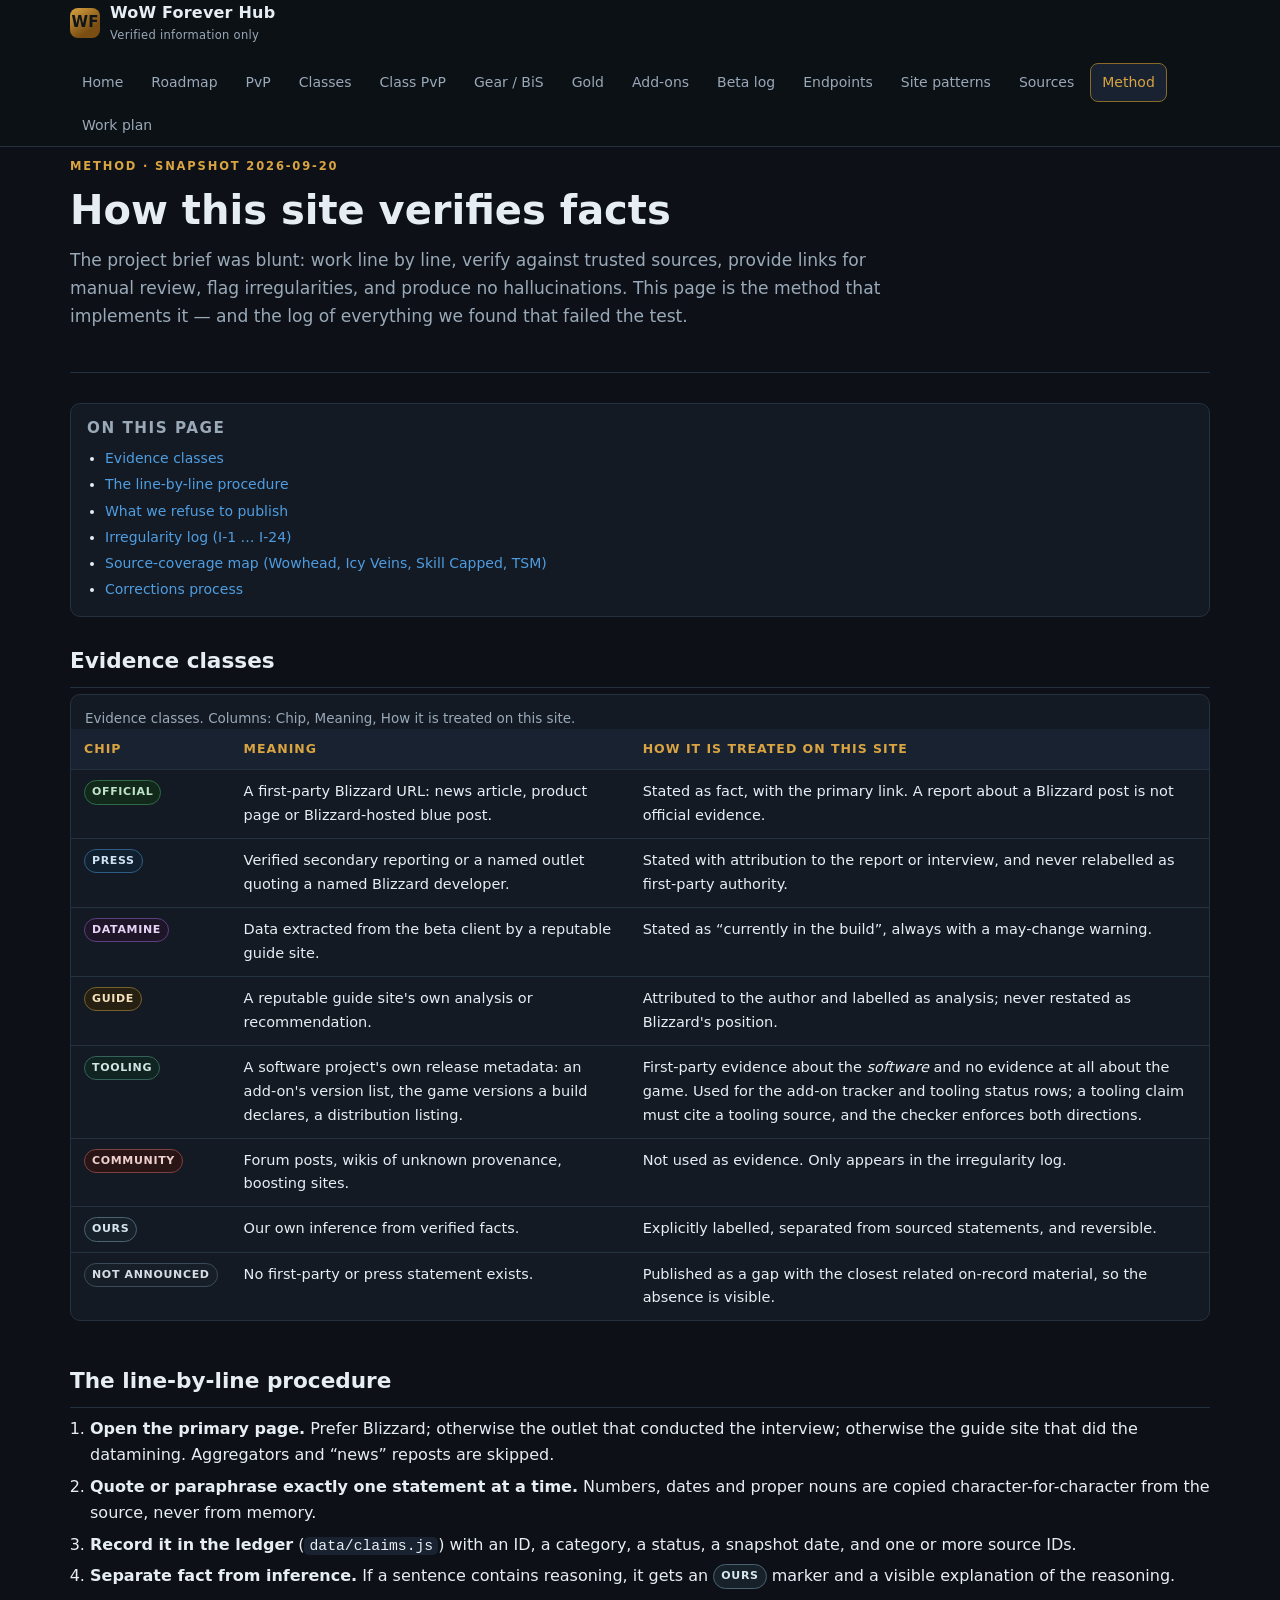
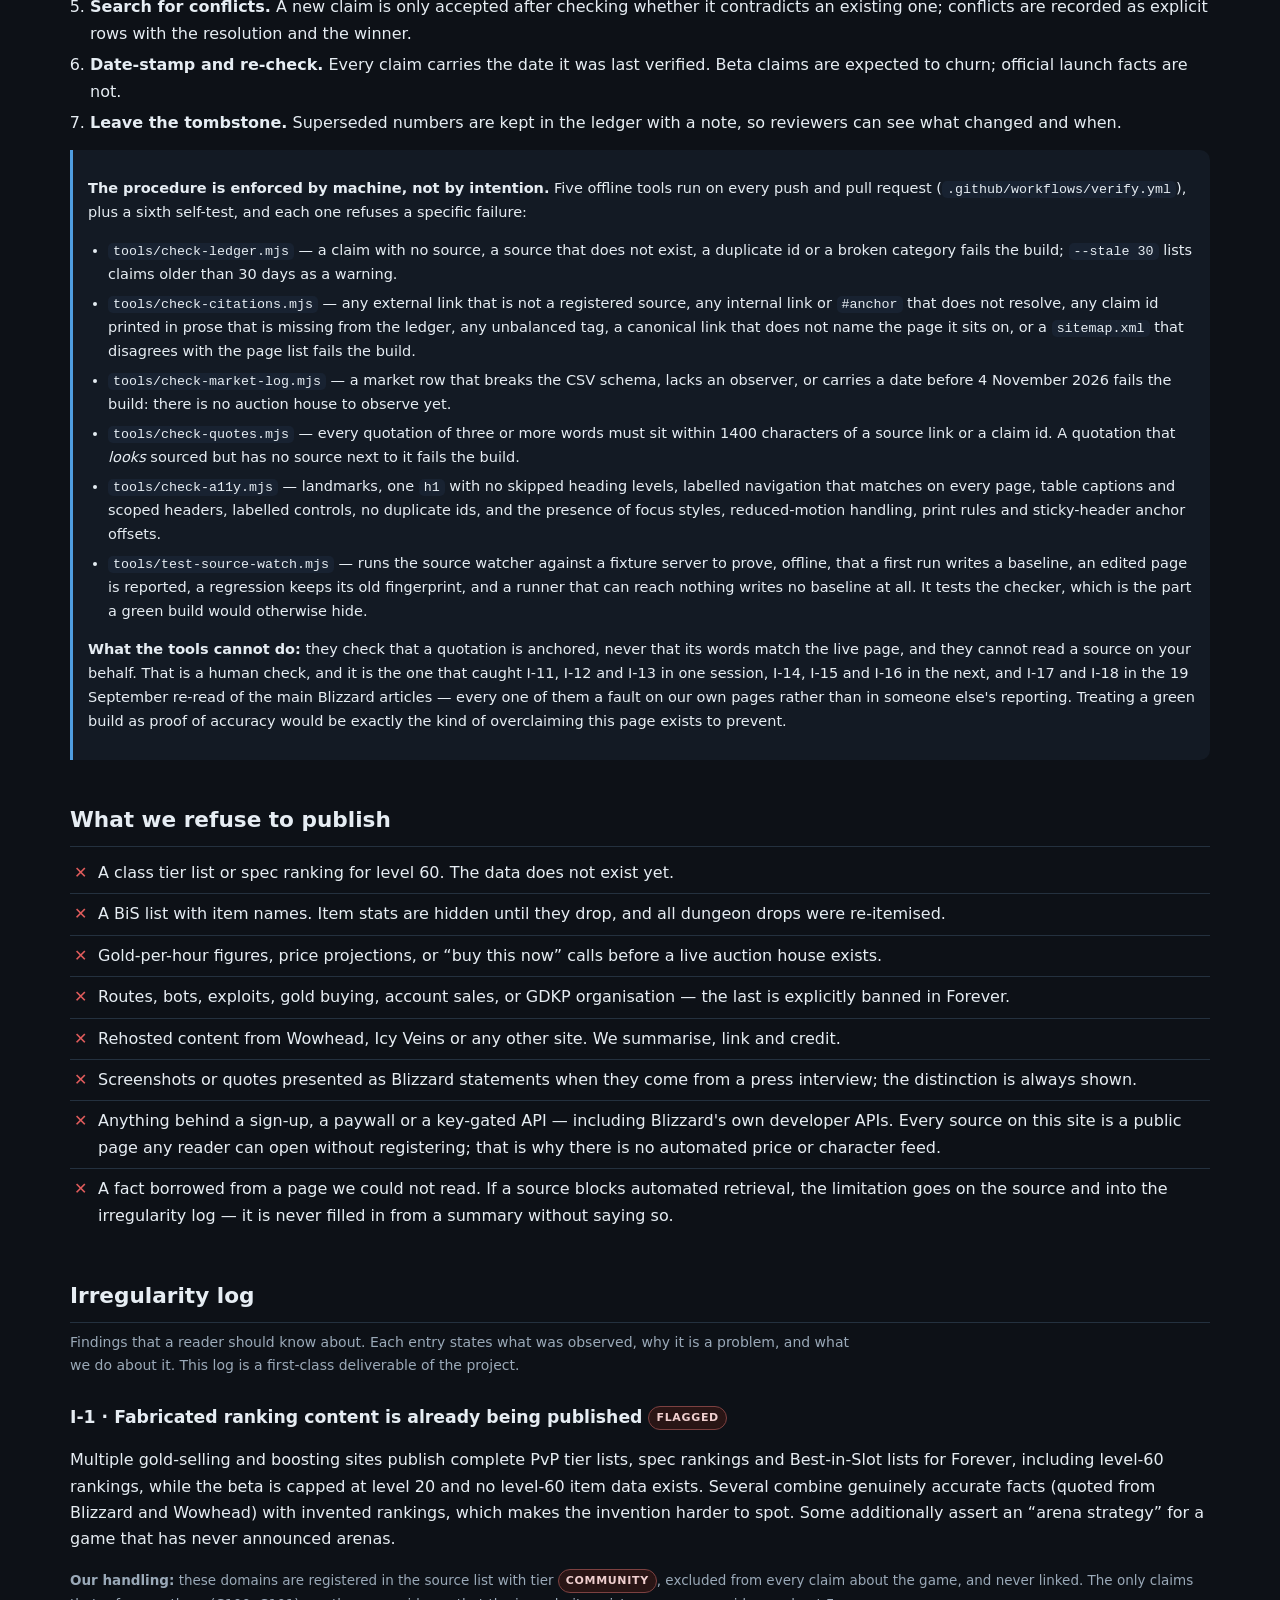
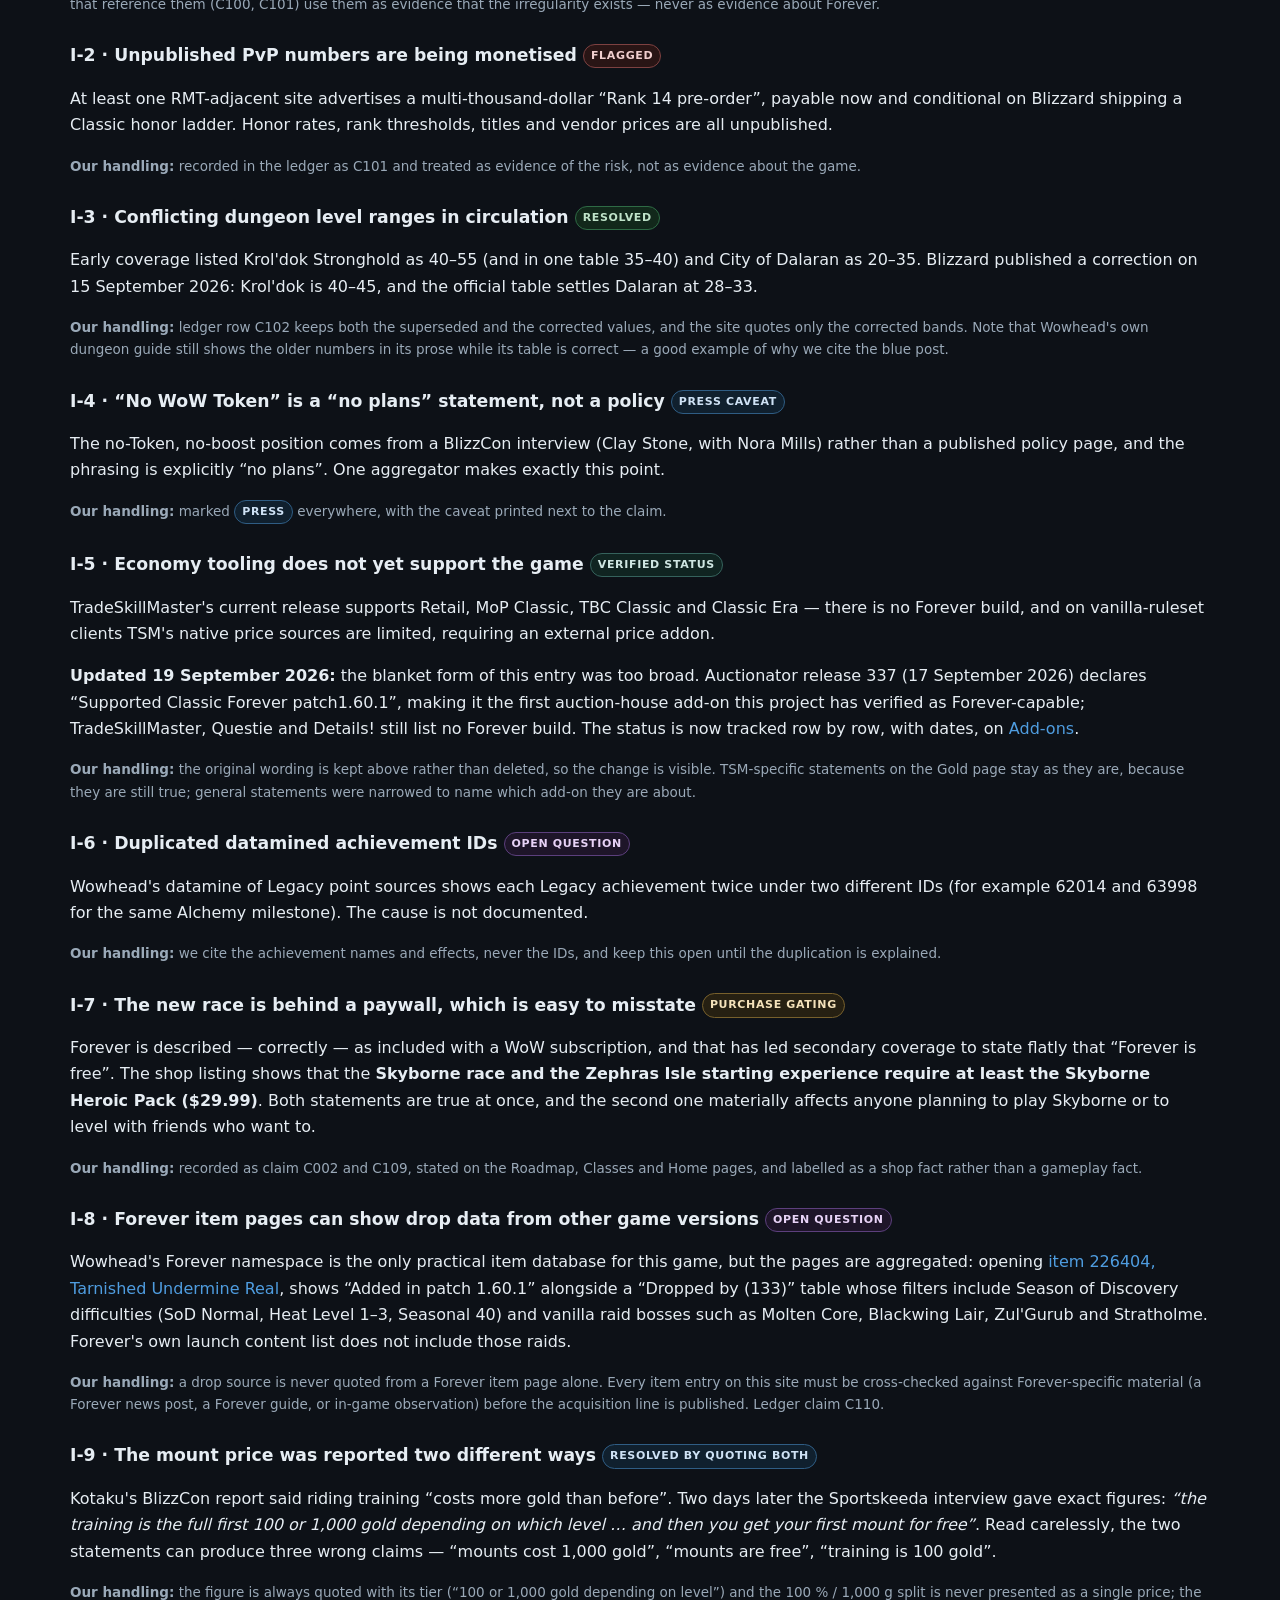
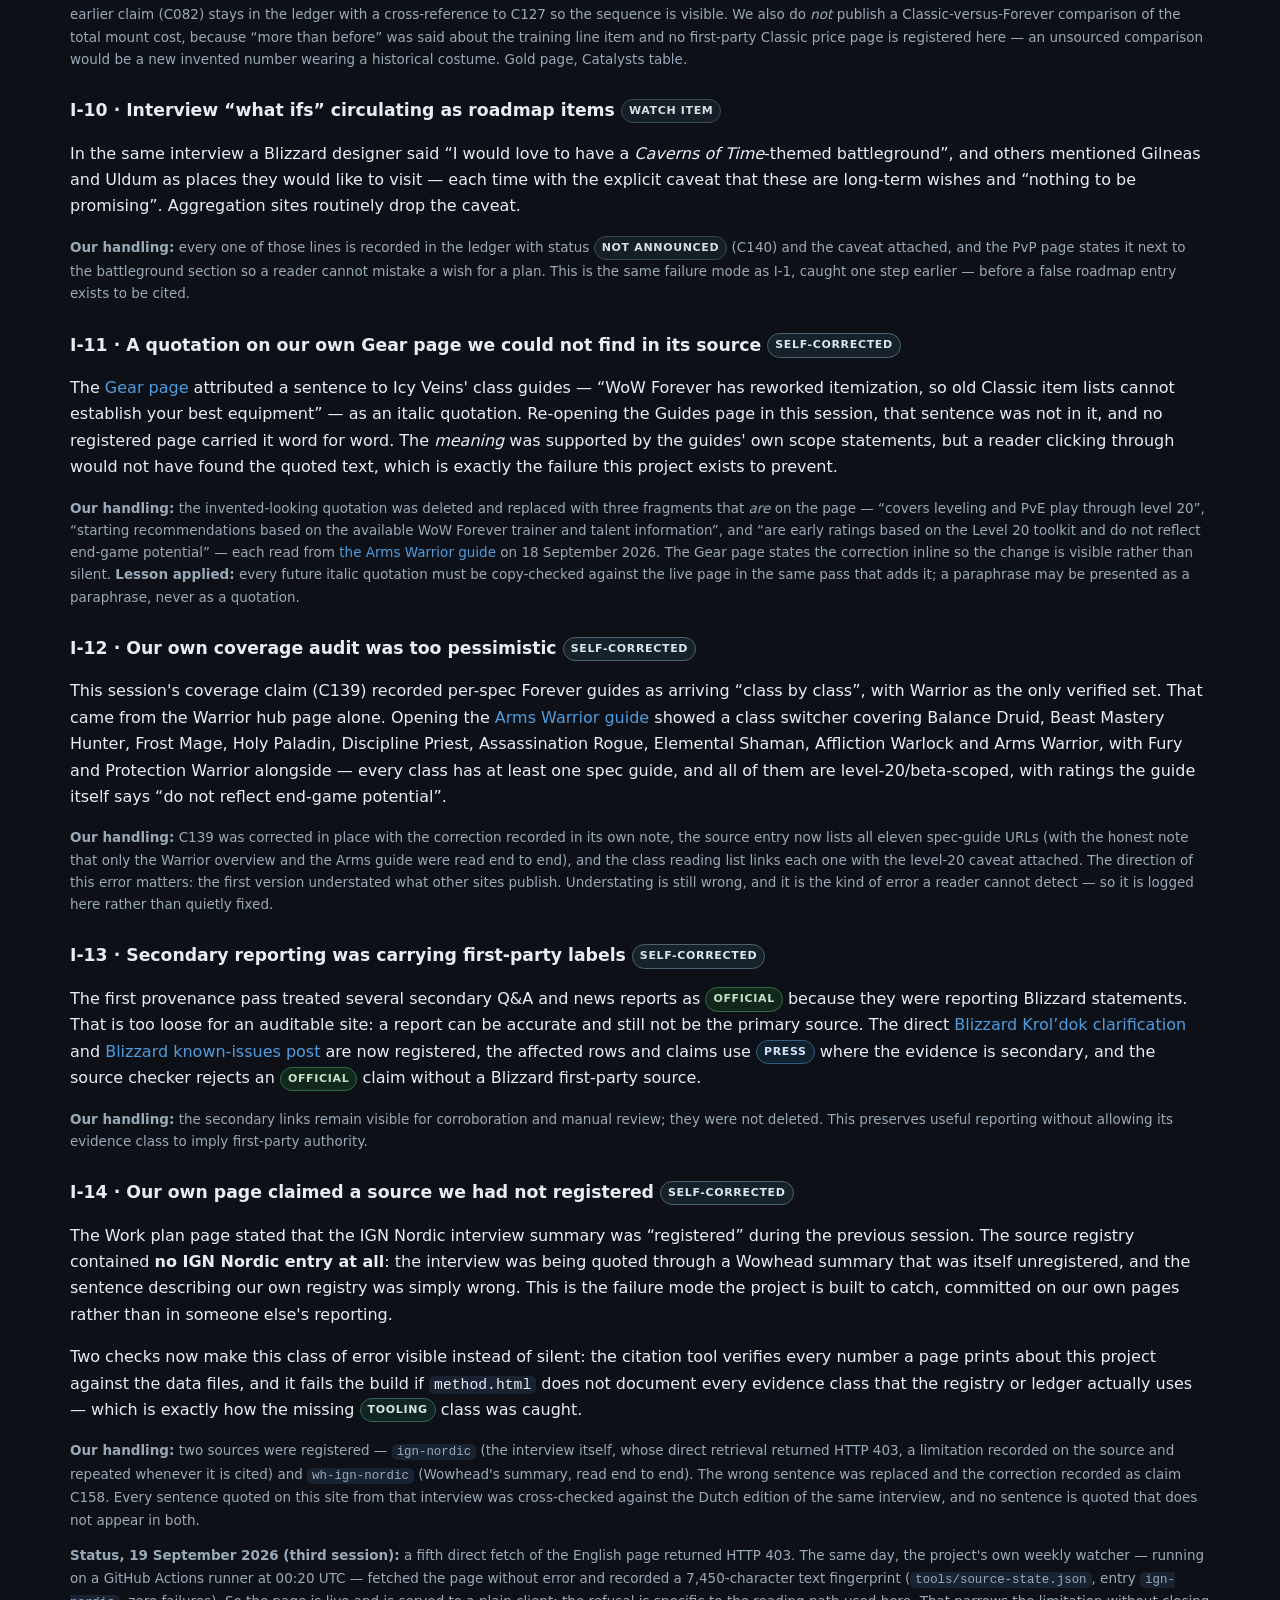
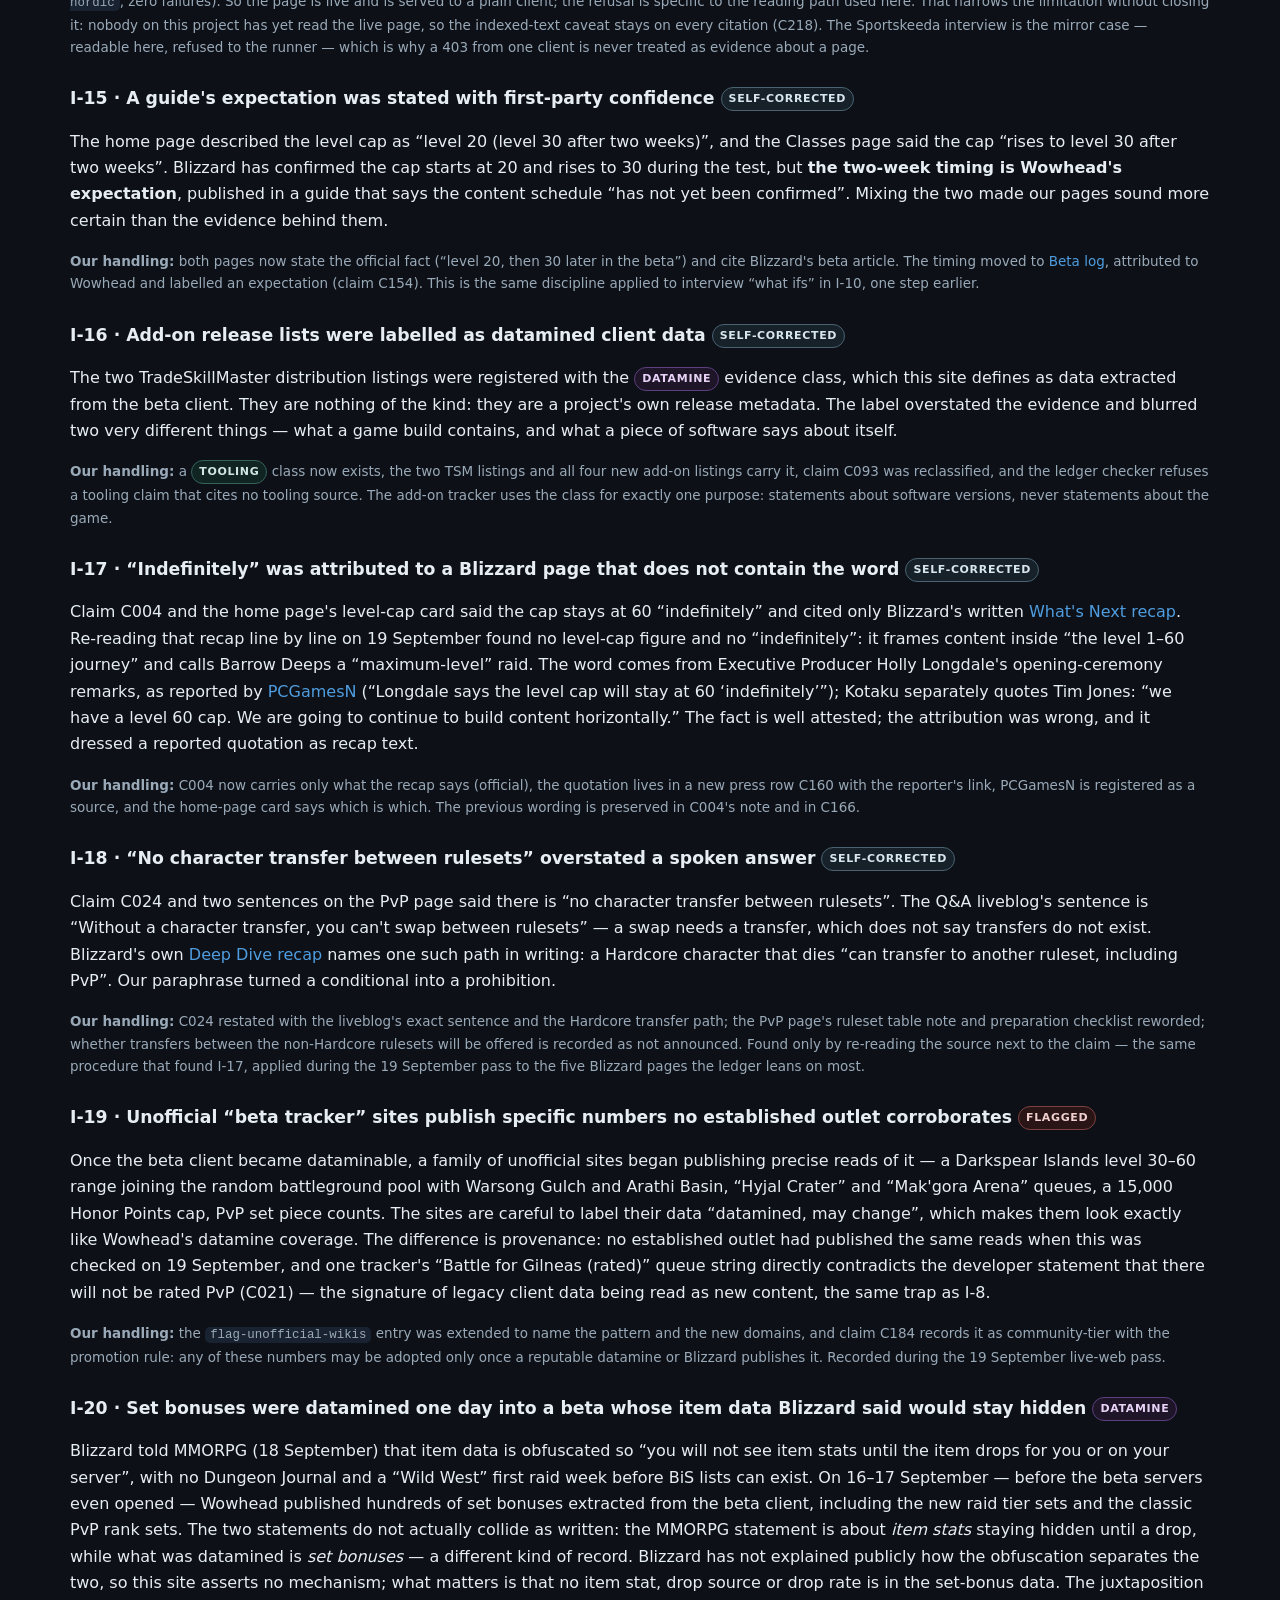
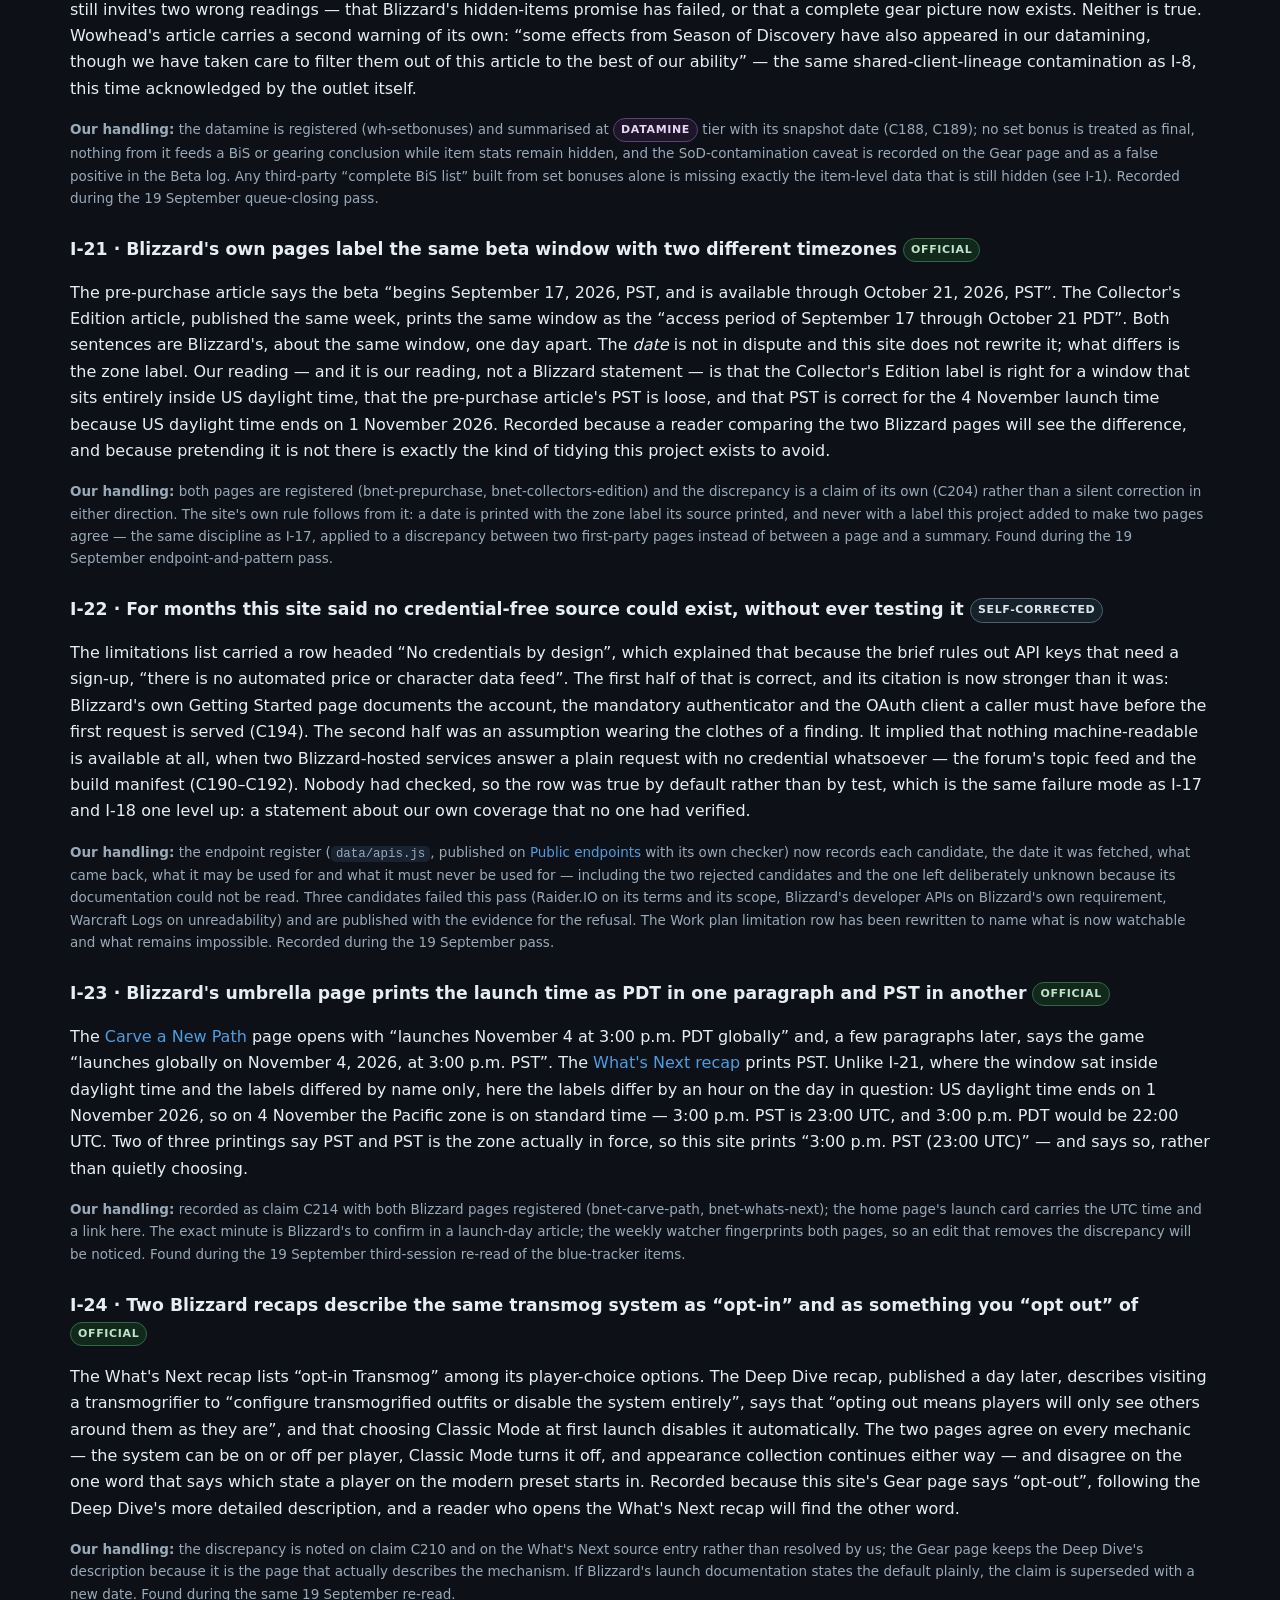
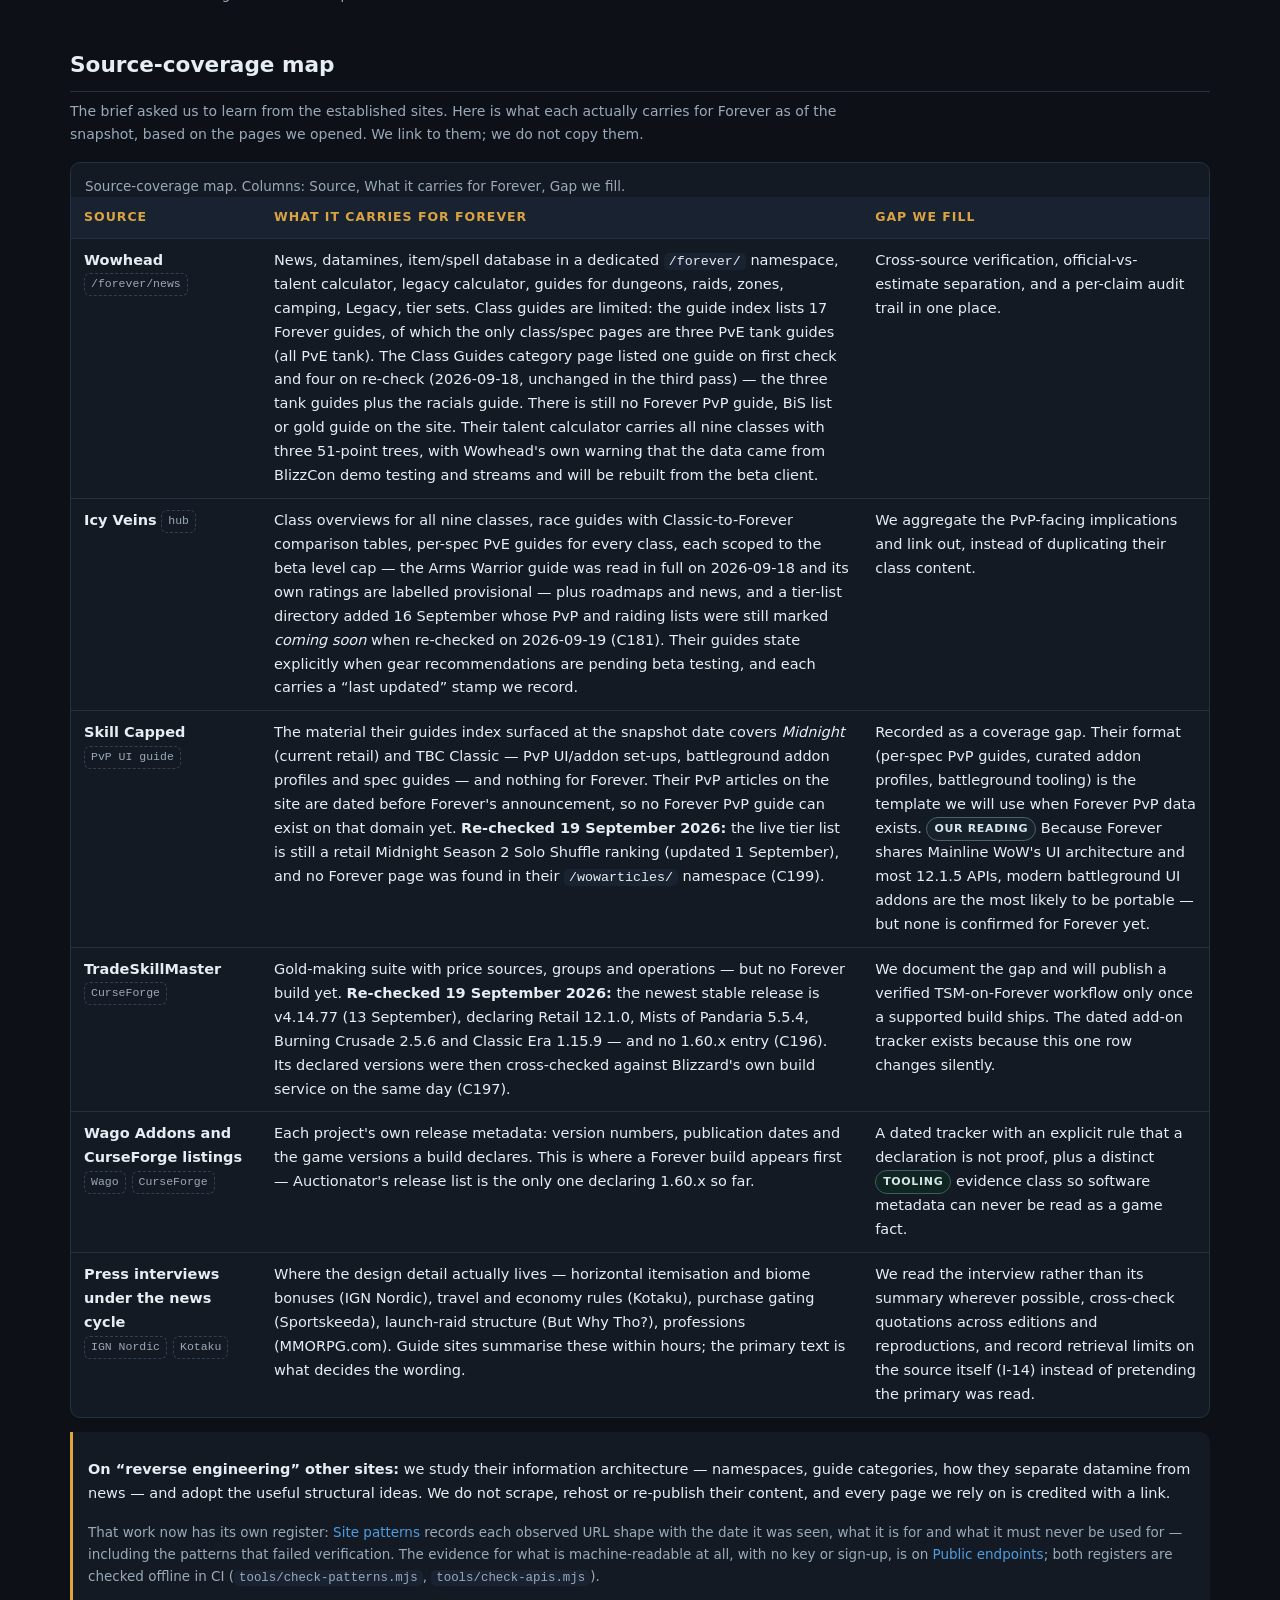
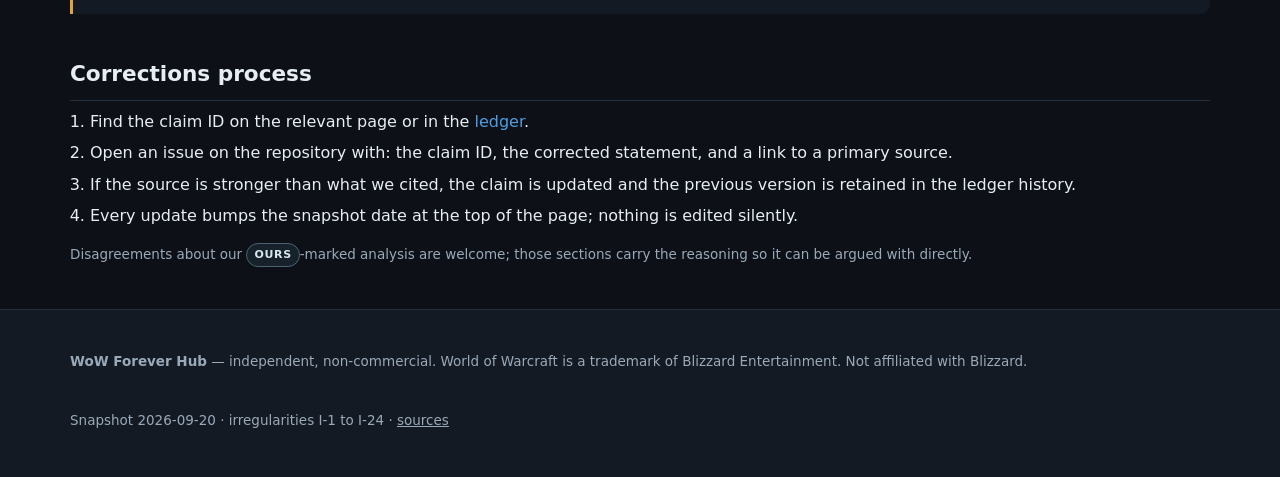
<file: method.html>
<!DOCTYPE html>
<html lang="en">
<head>
<meta charset="utf-8">
<meta name="viewport" content="width=device-width, initial-scale=1">
<title>Verification method and irregularity log | WoW Forever Hub</title>
<meta name="description" content="How WoW Forever Hub verifies facts: evidence classes, the line-by-line procedure, what we refuse to publish, the irregularity log of unverifiable sources, and how to submit a correction.">
<meta name="theme-color" content="#0d1117">
<link rel="icon" href="data:image/svg+xml,%3Csvg%20xmlns='http://www.w3.org/2000/svg'%20viewBox='0%200%2064%2064'%3E%3Crect%20width='64'%20height='64'%20rx='12'%20fill='%230d1117'/%3E%3Ctext%20x='32'%20y='42'%20font-family='Georgia,serif'%20font-size='30'%20font-weight='700'%20fill='%23d9a441'%20text-anchor='middle'%3EWF%3C/text%3E%3C/svg%3E">
<meta property="og:type" content="article">
<meta property="og:title" content="Verification method and irregularity log | WoW Forever Hub">
<meta property="og:description" content="How WoW Forever Hub verifies facts: evidence classes, the line-by-line procedure, what we refuse to publish, the irregularity log of unverifiable sources, and how to submit a correction.">
<link rel="canonical" href="https://buffedlizard55-lab.github.io/WoWForever/method.html">
<link rel="stylesheet" href="assets/css/style.css">
</head>
<body>
<a class="skip-link" href="#main">Skip to content</a>

<header class="site-header">
  <div class="wrap">
    <a class="brand" href="index.html">
      <span class="mark" aria-hidden="true">WF</span>
      <span>WoW Forever Hub<small>Verified information only</small></span>
    </a>
    <nav class="nav" aria-label="Main">
      <a href="index.html">Home</a>
      <a href="roadmap.html">Roadmap</a>
      <a href="pvp.html">PvP</a>
      <a href="classes.html">Classes</a>
      <a href="class-pvp.html">Class PvP</a>
      <a href="gear.html">Gear / BiS</a>
      <a href="gold.html">Gold</a>
      <a href="addons.html">Add-ons</a>
      <a href="beta.html">Beta log</a>
      <a href="data-api.html">Endpoints</a>
      <a href="site-patterns.html">Site patterns</a>
      <a href="sources.html">Sources</a>
      <a href="method.html">Method</a>
      <a href="work-plan.html">Work plan</a>
    </nav>
  </div>
</header>

<main id="main" class="wrap">

  <div class="hero">
    <p class="eyebrow">Method · snapshot <span data-snapshot>2026-09-20</span></p>
    <h1>How this site verifies facts</h1>
    <p class="lede">
      The project brief was blunt: work line by line, verify against trusted sources, provide links for manual review,
      flag irregularities, and produce no hallucinations. This page is the method that implements it — and the log of
      everything we found that failed the test.
    </p>
  </div>

  <nav class="toc" aria-label="On this page">
    <h2>On this page</h2>
    <ul>
      <li><a href="#classes">Evidence classes</a></li>
      <li><a href="#procedure">The line-by-line procedure</a></li>
      <li><a href="#refuse">What we refuse to publish</a></li>
      <li><a href="#irregularities">Irregularity log (I-1 … I-24)</a></li>
      <li><a href="#teardown">Source-coverage map (Wowhead, Icy Veins, Skill Capped, TSM)</a></li>
      <li><a href="#corrections">Corrections process</a></li>
    </ul>
  </nav>

  <section id="classes" aria-labelledby="h-classes">
    <h2 id="h-classes">Evidence classes</h2>
    <div class="table-wrap">
      <table>
        <caption>Evidence classes. Columns: Chip, Meaning, How it is treated on this site.</caption>
        <thead><tr><th scope="col">Chip</th><th scope="col">Meaning</th><th scope="col">How it is treated on this site</th></tr></thead>
        <tbody>
          <tr><td><span class="chip official">official</span></td><td>A first-party Blizzard URL: news article, product page or Blizzard-hosted blue post.</td><td>Stated as fact, with the primary link. A report about a Blizzard post is not official evidence.</td></tr>
          <tr><td><span class="chip press">press</span></td><td>Verified secondary reporting or a named outlet quoting a named Blizzard developer.</td><td>Stated with attribution to the report or interview, and never relabelled as first-party authority.</td></tr>
          <tr><td><span class="chip datamine">datamine</span></td><td>Data extracted from the beta client by a reputable guide site.</td><td>Stated as “currently in the build”, always with a may-change warning.</td></tr>
          <tr><td><span class="chip guide">guide</span></td><td>A reputable guide site's own analysis or recommendation.</td><td>Attributed to the author and labelled as analysis; never restated as Blizzard's position.</td></tr>
          <tr><td><span class="chip tooling">tooling</span></td><td>A software project's own release metadata: an add-on's version list, the game versions a build declares, a distribution listing.</td><td>First-party evidence about the <em>software</em> and no evidence at all about the game. Used for the add-on tracker and tooling status rows; a tooling claim must cite a tooling source, and the checker enforces both directions.</td></tr>
          <tr><td><span class="chip community">community</span></td><td>Forum posts, wikis of unknown provenance, boosting sites.</td><td>Not used as evidence. Only appears in the irregularity log.</td></tr>
          <tr><td><span class="chip ours">ours</span></td><td>Our own inference from verified facts.</td><td>Explicitly labelled, separated from sourced statements, and reversible.</td></tr>
          <tr><td><span class="chip pending">not announced</span></td><td>No first-party or press statement exists.</td><td>Published as a gap with the closest related on-record material, so the absence is visible.</td></tr>
        </tbody>
      </table>
    </div>
  </section>

  <section id="procedure" aria-labelledby="h-procedure">
    <h2 id="h-procedure">The line-by-line procedure</h2>
    <ol class="clean">
      <li><strong>Open the primary page.</strong> Prefer Blizzard; otherwise the outlet that conducted the interview; otherwise the guide site that did the datamining. Aggregators and “news” reposts are skipped.</li>
      <li><strong>Quote or paraphrase exactly one statement at a time.</strong> Numbers, dates and proper nouns are copied character-for-character from the source, never from memory.</li>
      <li><strong>Record it in the ledger</strong> (<code>data/claims.js</code>) with an ID, a category, a status, a snapshot date, and one or more source IDs.</li>
      <li><strong>Separate fact from inference.</strong> If a sentence contains reasoning, it gets an <span class="chip ours">ours</span> marker and a visible explanation of the reasoning.</li>
      <li><strong>Search for conflicts.</strong> A new claim is only accepted after checking whether it contradicts an existing one; conflicts are recorded as explicit rows with the resolution and the winner.</li>
      <li><strong>Date-stamp and re-check.</strong> Every claim carries the date it was last verified. Beta claims are expected to churn; official launch facts are not.</li>
      <li><strong>Leave the tombstone.</strong> Superseded numbers are kept in the ledger with a note, so reviewers can see what changed and when.</li>
    </ol>
    <div class="note">
      <p><strong>The procedure is enforced by machine, not by intention.</strong> Five offline tools run on every push
      and pull request (<code>.github/workflows/verify.yml</code>), plus a sixth self-test, and each one refuses a
      specific failure:</p>
      <ul class="clean">
        <li><code>tools/check-ledger.mjs</code> — a claim with no source, a source that does not exist, a duplicate id or a
        broken category fails the build; <code>--stale 30</code> lists claims older than 30 days as a warning.</li>
        <li><code>tools/check-citations.mjs</code> — any external link that is not a registered source, any internal link or
        <code>#anchor</code> that does not resolve, any claim id printed in prose that is missing from the ledger, any
        unbalanced tag, a canonical link that does not name the page it sits on, or a <code>sitemap.xml</code> that
        disagrees with the page list fails the build.</li>
        <li><code>tools/check-market-log.mjs</code> — a market row that breaks the CSV schema, lacks an observer, or carries
        a date before 4 November 2026 fails the build: there is no auction house to observe yet.</li>
        <li><code>tools/check-quotes.mjs</code> — every quotation of three or more words must sit within 1400 characters of a
        source link or a claim id. A quotation that <em>looks</em> sourced but has no source next to it fails the build.</li>
        <li><code>tools/check-a11y.mjs</code> — landmarks, one <code>h1</code> with no skipped heading levels, labelled
        navigation that matches on every page, table captions and scoped headers, labelled controls, no duplicate ids, and the
        presence of focus styles, reduced-motion handling, print rules and sticky-header anchor offsets.</li>
        <li><code>tools/test-source-watch.mjs</code> — runs the source watcher against a fixture server to prove, offline,
        that a first run writes a baseline, an edited page is reported, a regression keeps its old fingerprint, and a runner
        that can reach nothing writes no baseline at all. It tests the checker, which is the part a green build would
        otherwise hide.</li>
      </ul>
      <p><strong>What the tools cannot do:</strong> they check that a quotation is anchored, never that its words match the live
      page, and they cannot read a source on your behalf. That is a human check, and it is the one that caught I-11, I-12 and I-13
      in one session, I-14, I-15 and I-16 in the next, and I-17 and I-18 in the 19 September re-read of the main Blizzard
      articles — every one of them a fault on our own pages rather than in someone else's reporting. Treating a green build as proof
      of accuracy would be exactly the kind of overclaiming this page exists to prevent.</p>
    </div>
  </section>

  <section id="refuse" aria-labelledby="h-refuse">
    <h2 id="h-refuse">What we refuse to publish</h2>
    <ul class="checklist">
      <li class="x">A class tier list or spec ranking for level 60. The data does not exist yet.</li>
      <li class="x">A BiS list with item names. Item stats are hidden until they drop, and all dungeon drops were re-itemised.</li>
      <li class="x">Gold-per-hour figures, price projections, or “buy this now” calls before a live auction house exists.</li>
      <li class="x">Routes, bots, exploits, gold buying, account sales, or GDKP organisation — the last is explicitly banned in Forever.</li>
      <li class="x">Rehosted content from Wowhead, Icy Veins or any other site. We summarise, link and credit.</li>
      <li class="x">Screenshots or quotes presented as Blizzard statements when they come from a press interview; the distinction is always shown.</li>
      <li class="x">Anything behind a sign-up, a paywall or a key-gated API — including Blizzard's own developer APIs. Every source on this site is a public page any reader can open without registering; that is why there is no automated price or character feed.</li>
      <li class="x">A fact borrowed from a page we could not read. If a source blocks automated retrieval, the limitation goes on the source and into the irregularity log — it is never filled in from a summary without saying so.</li>
    </ul>
  </section>

  <section id="irregularities" aria-labelledby="h-irregularities">
    <h2 id="h-irregularities">Irregularity log</h2>
    <p class="sub">
      Findings that a reader should know about. Each entry states what was observed, why it is a problem, and what we do
      about it. This log is a first-class deliverable of the project.
    </p>

    <h3>I-1 · Fabricated ranking content is already being published <span class="chip community">Flagged</span></h3>
    <p>
      Multiple gold-selling and boosting sites publish complete PvP tier lists, spec rankings and Best-in-Slot lists for
      Forever, including level-60 rankings, while the beta is capped at level 20 and no level-60 item data exists.
      Several combine genuinely accurate facts (quoted from Blizzard and Wowhead) with invented rankings, which makes the
      invention harder to spot. Some additionally assert an “arena strategy” for a game that has never announced arenas.
    </p>
    <p class="small">
      <strong>Our handling:</strong> these domains are registered in the source list with tier <span class="chip community">community</span>,
      excluded from every claim about the game, and never linked. The only claims that reference them (C100, C101) use them as evidence that the
      irregularity exists — never as evidence about Forever.
    </p>

    <h3>I-2 · Unpublished PvP numbers are being monetised <span class="chip community">Flagged</span></h3>
    <p>
      At least one RMT-adjacent site advertises a multi-thousand-dollar “Rank 14 pre-order”, payable now and conditional on
      Blizzard shipping a Classic honor ladder. Honor rates, rank thresholds, titles and vendor prices are all unpublished.
    </p>
    <p class="small"><strong>Our handling:</strong> recorded in the ledger as C101 and treated as evidence of the risk, not as evidence about the game.</p>

    <h3>I-3 · Conflicting dungeon level ranges in circulation <span class="chip official">Resolved</span></h3>
    <p>
      Early coverage listed Krol'dok Stronghold as 40–55 (and in one table 35–40) and City of Dalaran as 20–35.
      Blizzard published a correction on 15 September 2026: Krol'dok is 40–45, and the official table settles Dalaran at 28–33.
    </p>
    <p class="small">
      <strong>Our handling:</strong> ledger row C102 keeps both the superseded and the corrected values, and the site quotes only the
      corrected bands. Note that Wowhead's own dungeon guide still shows the older numbers in its prose while its table is correct —
      a good example of why we cite the blue post.
    </p>

    <h3>I-4 · “No WoW Token” is a “no plans” statement, not a policy <span class="chip press">Press caveat</span></h3>
    <p>
      The no-Token, no-boost position comes from a BlizzCon interview (Clay Stone, with Nora Mills) rather than a published
      policy page, and the phrasing is explicitly “no plans”. One aggregator makes exactly this point.
    </p>
    <p class="small"><strong>Our handling:</strong> marked <span class="chip press">press</span> everywhere, with the caveat printed next to the claim.</p>

    <h3>I-5 · Economy tooling does not yet support the game <span class="chip tooling">Verified status</span></h3>
    <p>
      TradeSkillMaster's current release supports Retail, MoP Classic, TBC Classic and Classic Era — there is no Forever
      build, and on vanilla-ruleset clients TSM's native price sources are limited, requiring an external price addon.
    </p>
    <p>
      <strong>Updated 19 September 2026:</strong> the blanket form of this entry was too broad. Auctionator release 337
      (17 September 2026) declares “Supported Classic Forever patch1.60.1”, making it the first auction-house add-on this
      project has verified as Forever-capable; TradeSkillMaster, Questie and Details! still list no Forever build. The
      status is now tracked row by row, with dates, on <a href="addons.html">Add-ons</a>.
    </p>
    <p class="small">
      <strong>Our handling:</strong> the original wording is kept above rather than deleted, so the change is visible. TSM-specific
      statements on the Gold page stay as they are, because they are still true; general statements were narrowed to name which
      add-on they are about.
    </p>

    <h3>I-6 · Duplicated datamined achievement IDs <span class="chip datamine">Open question</span></h3>
    <p>
      Wowhead's datamine of Legacy point sources shows each Legacy achievement twice under two different IDs
      (for example 62014 and 63998 for the same Alchemy milestone). The cause is not documented.
    </p>
    <p class="small"><strong>Our handling:</strong> we cite the achievement names and effects, never the IDs, and keep this open until the duplication is explained.</p>

    <h3>I-7 · The new race is behind a paywall, which is easy to misstate <span class="chip guide">Purchase gating</span></h3>
    <p>
      Forever is described — correctly — as included with a WoW subscription, and that has led secondary coverage to state flatly
      that “Forever is free”. The shop listing shows that the <strong>Skyborne race and the Zephras Isle starting experience require
      at least the Skyborne Heroic Pack ($29.99)</strong>. Both statements are true at once, and the second one materially affects
      anyone planning to play Skyborne or to level with friends who want to.
    </p>
    <p class="small">
      <strong>Our handling:</strong> recorded as claim C002 and C109, stated on the Roadmap, Classes and Home pages, and labelled as a
      shop fact rather than a gameplay fact.
    </p>

    <h3>I-8 · Forever item pages can show drop data from other game versions <span class="chip datamine">Open question</span></h3>
    <p>
      Wowhead's Forever namespace is the only practical item database for this game, but the pages are aggregated: opening
      <a href="https://www.wowhead.com/forever/item=226404/tarnished-undermine-real" rel="noopener">item 226404, Tarnished Undermine Real</a>,
      shows “Added in patch 1.60.1” alongside a “Dropped by (133)” table whose filters include Season of Discovery
      difficulties (SoD Normal, Heat Level 1–3, Seasonal 40) and vanilla raid bosses such as Molten Core, Blackwing Lair,
      Zul'Gurub and Stratholme. Forever's own launch content list does not include those raids.
    </p>
    <p class="small">
      <strong>Our handling:</strong> a drop source is never quoted from a Forever item page alone. Every item entry on this site must
      be cross-checked against Forever-specific material (a Forever news post, a Forever guide, or in-game observation) before the
      acquisition line is published. Ledger claim C110.
    </p>

    <h3>I-9 · The mount price was reported two different ways <span class="chip press">Resolved by quoting both</span></h3>
    <p>
      Kotaku's BlizzCon report said riding training “costs more gold than before”. Two days later the Sportskeeda interview
      gave exact figures: <em>“the training is the full first 100 or 1,000 gold depending on which level … and then you get
      your first mount for free”</em>. Read carelessly, the two statements can produce three wrong claims — “mounts cost
      1,000 gold”, “mounts are free”, “training is 100 gold”.
    </p>
    <p class="small">
      <strong>Our handling:</strong> the figure is always quoted with its tier (“100 or 1,000 gold depending on level”) and the
      100 % / 1,000 g split is never presented as a single price; the earlier claim (C082) stays in the ledger with a
      cross-reference to C127 so the sequence is visible. We also do <em>not</em> publish a Classic-versus-Forever
      comparison of the total mount cost, because “more than before” was said about the training line item and no
      first-party Classic price page is registered here — an unsourced comparison would be a new invented number wearing
      a historical costume. Gold page, Catalysts table.
    </p>

    <h3>I-10 · Interview “what ifs” circulating as roadmap items <span class="chip pending">Watch item</span></h3>
    <p>
      In the same interview a Blizzard designer said “I would love to have a <em>Caverns of Time</em>-themed battleground”,
      and others mentioned Gilneas and Uldum as places they would like to visit — each time with the explicit caveat that
      these are long-term wishes and “nothing to be promising”. Aggregation sites routinely drop the caveat.
    </p>
    <p class="small">
      <strong>Our handling:</strong> every one of those lines is recorded in the ledger with status
      <span class="chip pending">Not announced</span> (C140) and the caveat attached, and the PvP page states it next to the
      battleground section so a reader cannot mistake a wish for a plan. This is the same failure mode as I-1, caught one
      step earlier — before a false roadmap entry exists to be cited.
    </p>

    <h3>I-11 · A quotation on our own Gear page we could not find in its source <span class="chip ours">Self-corrected</span></h3>
    <p>
      The <a href="gear.html">Gear page</a> attributed a sentence to Icy Veins' class guides — “WoW Forever has reworked
      itemization, so old Classic item lists cannot establish your best equipment” — as an italic quotation. Re-opening the
      Guides page in this session, that sentence was not in it, and no registered page carried it word for word. The <em>meaning</em>
      was supported by the guides' own scope statements, but a reader clicking through would not have found the quoted text,
      which is exactly the failure this project exists to prevent.
    </p>
    <p class="small">
      <strong>Our handling:</strong> the invented-looking quotation was deleted and replaced with three fragments that
      <em>are</em> on the page — “covers leveling and PvE play through level 20”, “starting recommendations based on the
      available WoW Forever trainer and talent information”, and “are early ratings based on the Level 20 toolkit and do
      not reflect end-game potential” — each read from
      <a href="https://www.icy-veins.com/wow-forever/arms-warrior-melee-dps-pve-guide" rel="noopener">the Arms Warrior guide</a>
      on 18 September 2026. The Gear page states the correction inline so the change is visible rather than silent.
      <strong>Lesson applied:</strong> every future italic quotation must be copy-checked against the live page in the same
      pass that adds it; a paraphrase may be presented as a paraphrase, never as a quotation.
    </p>

    <h3>I-12 · Our own coverage audit was too pessimistic <span class="chip ours">Self-corrected</span></h3>
    <p>
      This session's coverage claim (C139) recorded per-spec Forever guides as arriving “class by class”, with Warrior as the
      only verified set. That came from the Warrior hub page alone. Opening the
      <a href="https://www.icy-veins.com/wow-forever/arms-warrior-melee-dps-pve-guide" rel="noopener">Arms Warrior guide</a>
      showed a class switcher covering Balance Druid, Beast Mastery Hunter, Frost Mage, Holy Paladin, Discipline Priest,
      Assassination Rogue, Elemental Shaman, Affliction Warlock and Arms Warrior, with Fury and Protection Warrior alongside
      — every class has at least one spec guide, and all of them are level-20/beta-scoped, with ratings the guide itself
      says “do not reflect end-game potential”.
    </p>
    <p class="small">
      <strong>Our handling:</strong> C139 was corrected in place with the correction recorded in its own note, the source
      entry now lists all eleven spec-guide URLs (with the honest note that only the Warrior overview and the Arms guide were
      read end to end), and the class reading list links each one with the level-20 caveat attached. The direction of this
      error matters: the first version understated what other sites publish. Understating is still wrong, and it is the kind
      of error a reader cannot detect — so it is logged here rather than quietly fixed.
    </p>

    <h3>I-13 · Secondary reporting was carrying first-party labels <span class="chip ours">Self-corrected</span></h3>
    <p>
      The first provenance pass treated several secondary Q&amp;A and news reports as <span class="chip official">Official</span>
      because they were reporting Blizzard statements. That is too loose for an auditable site: a report can be accurate and
      still not be the primary source. The direct <a href="https://us.forums.blizzard.com/en/wow/t/krol%E2%80%99dok-stronghold/2349672" rel="noopener">Blizzard Krol’dok clarification</a>
      and <a href="https://us.forums.blizzard.com/en/wow/t/2352687/1" rel="noopener">Blizzard known-issues post</a> are now registered,
      the affected rows and claims use <span class="chip press">Press</span> where the evidence is secondary, and the source checker
      rejects an <span class="chip official">Official</span> claim without a Blizzard first-party source.
    </p>
    <p class="small">
      <strong>Our handling:</strong> the secondary links remain visible for corroboration and manual review; they were not
      deleted. This preserves useful reporting without allowing its evidence class to imply first-party authority.
    </p>

    <h3>I-14 · Our own page claimed a source we had not registered <span class="chip ours">Self-corrected</span></h3>
    <p>
      The Work plan page stated that the IGN Nordic interview summary was “registered” during the previous session. The
      source registry contained <strong>no IGN Nordic entry at all</strong>: the interview was being quoted through a
      Wowhead summary that was itself unregistered, and the sentence describing our own registry was simply wrong. This is
      the failure mode the project is built to catch, committed on our own pages rather than in someone else's reporting.
    </p>
    <p>
      Two checks now make this class of error visible instead of silent: the citation tool verifies every number a page
      prints about this project against the data files, and it fails the build if <code>method.html</code> does not
      document every evidence class that the registry or ledger actually uses — which is exactly how the missing
      <span class="chip tooling">tooling</span> class was caught.
    </p>
    <p class="small">
      <strong>Our handling:</strong> two sources were registered — <code>ign-nordic</code> (the interview itself, whose
      direct retrieval returned HTTP 403, a limitation recorded on the source and repeated whenever it is cited) and
      <code>wh-ign-nordic</code> (Wowhead's summary, read end to end). The wrong sentence was replaced and the correction
      recorded as claim C158. Every sentence quoted on this site from that interview was cross-checked against the Dutch
      edition of the same interview, and no sentence is quoted that does not appear in both.
    </p>
    <p class="small">
      <strong>Status, 19 September 2026 (third session):</strong> a fifth direct fetch of the English page returned HTTP 403.
      The same day, the project's own weekly watcher — running on a GitHub Actions runner at 00:20 UTC — fetched the page
      without error and recorded a 7,450-character text fingerprint (<code>tools/source-state.json</code>, entry
      <code>ign-nordic</code>, zero failures). So the page is live and is served to a plain client; the refusal is specific to
      the reading path used here. That narrows the limitation without closing it: nobody on this project has yet read the
      live page, so the indexed-text caveat stays on every citation (C218). The Sportskeeda interview is the mirror case —
      readable here, refused to the runner — which is why a 403 from one client is never treated as evidence about a page.
    </p>

    <h3>I-15 · A guide's expectation was stated with first-party confidence <span class="chip ours">Self-corrected</span></h3>
    <p>
      The home page described the level cap as “level 20 (level 30 after two weeks)”, and the Classes page said the cap
      “rises to level 30 after two weeks”. Blizzard has confirmed the cap starts at 20 and rises to 30 during the test, but
      <strong>the two-week timing is Wowhead's expectation</strong>, published in a guide that says the content schedule
      “has not yet been confirmed”. Mixing the two made our pages sound more certain than the evidence behind them.
    </p>
    <p class="small">
      <strong>Our handling:</strong> both pages now state the official fact (“level 20, then 30 later in the beta”) and cite
      Blizzard's beta article. The timing moved to <a href="beta.html#calendar">Beta log</a>, attributed to Wowhead and
      labelled an expectation (claim C154). This is the same discipline applied to interview “what ifs” in I-10, one step
      earlier.
    </p>

    <h3>I-16 · Add-on release lists were labelled as datamined client data <span class="chip ours">Self-corrected</span></h3>
    <p>
      The two TradeSkillMaster distribution listings were registered with the <span class="chip datamine">datamine</span>
      evidence class, which this site defines as data extracted from the beta client. They are nothing of the kind: they
      are a project's own release metadata. The label overstated the evidence and blurred two very different things —
      what a game build contains, and what a piece of software says about itself.
    </p>
    <p class="small">
      <strong>Our handling:</strong> a <span class="chip tooling">tooling</span> class now exists, the two TSM listings and
      all four new add-on listings carry it, claim C093 was reclassified, and the ledger checker refuses a tooling claim
      that cites no tooling source. The add-on tracker uses the class for exactly one purpose: statements about software
      versions, never statements about the game.
    </p>

    <h3>I-17 · “Indefinitely” was attributed to a Blizzard page that does not contain the word <span class="chip ours">Self-corrected</span></h3>
    <p>
      Claim C004 and the home page's level-cap card said the cap stays at 60 “indefinitely” and cited only Blizzard's
      written <a href="https://news.blizzard.com/en-us/article/24303862/world-of-warcraft-forever-whats-next-panel-recap" rel="noopener">What's Next recap</a>.
      Re-reading that recap line by line on 19 September found no level-cap figure and no “indefinitely”: it frames content
      inside “the level 1–60 journey” and calls Barrow Deeps a “maximum-level” raid. The word comes from Executive Producer
      Holly Longdale's opening-ceremony remarks, as reported by
      <a href="https://www.pcgamesn.com/world-of-warcraft/forever-blizzcon-2026-wow-classic-plus" rel="noopener">PCGamesN</a>
      (“Longdale says the level cap will stay at 60 ‘indefinitely’”); Kotaku separately quotes Tim Jones: “we have a level
      60 cap. We are going to continue to build content horizontally.” The fact is well attested; the attribution was wrong,
      and it dressed a reported quotation as recap text.
    </p>
    <p class="small">
      <strong>Our handling:</strong> C004 now carries only what the recap says (official), the quotation lives in a new
      press row C160 with the reporter's link, PCGamesN is registered as a source, and the home-page card says which is
      which. The previous wording is preserved in C004's note and in C166.
    </p>

    <h3>I-18 · “No character transfer between rulesets” overstated a spoken answer <span class="chip ours">Self-corrected</span></h3>
    <p>
      Claim C024 and two sentences on the PvP page said there is “no character transfer between rulesets”. The Q&amp;A
      liveblog's sentence is “Without a character transfer, you can't swap between rulesets” — a swap needs a transfer,
      which does not say transfers do not exist. Blizzard's own
      <a href="https://news.blizzard.com/en-us/article/24303313/world-of-warcraft-forever-deep-dive-panel-recap" rel="noopener">Deep Dive recap</a>
      names one such path in writing: a Hardcore character that dies “can transfer to another ruleset, including PvP”.
      Our paraphrase turned a conditional into a prohibition.
    </p>
    <p class="small">
      <strong>Our handling:</strong> C024 restated with the liveblog's exact sentence and the Hardcore transfer path; the
      PvP page's ruleset table note and preparation checklist reworded; whether transfers between the non-Hardcore rulesets
      will be offered is recorded as not announced. Found only by re-reading the source next to the claim — the same
      procedure that found I-17, applied during the 19 September pass to the five Blizzard pages the ledger leans on most.
    </p>

    <h3>I-19 · Unofficial “beta tracker” sites publish specific numbers no established outlet corroborates <span class="chip community">Flagged</span></h3>
    <p>
      Once the beta client became dataminable, a family of unofficial sites began publishing precise reads of it — a
      Darkspear Islands level 30–60 range joining the random battleground pool with Warsong Gulch and Arathi Basin,
      “Hyjal Crater” and “Mak'gora Arena” queues, a 15,000 Honor Points cap, PvP set piece counts. The sites are careful
      to label their data “datamined, may change”, which makes them look exactly like Wowhead's datamine coverage. The
      difference is provenance: no established outlet had published the same reads when this was checked on 19 September,
      and one tracker's “Battle for Gilneas (rated)” queue string directly contradicts the developer statement that there
      will not be rated PvP (C021) — the signature of legacy client data being read as new content, the same trap as I-8.
    </p>
    <p class="small">
      <strong>Our handling:</strong> the <code>flag-unofficial-wikis</code> entry was extended to name the pattern and the
      new domains, and claim C184 records it as community-tier with the promotion rule: any of these numbers may be
      adopted only once a reputable datamine or Blizzard publishes it. Recorded during the 19 September live-web pass.
    </p>

    <h3>I-20 · Set bonuses were datamined one day into a beta whose item data Blizzard said would stay hidden <span class="chip datamine">Datamine</span></h3>
    <p>
      Blizzard told MMORPG (18 September) that item data is obfuscated so “you will not see item stats until the item
      drops for you or on your server”, with no Dungeon Journal and a “Wild West” first raid week before BiS lists can
      exist. On 16–17 September — before the beta servers even opened — Wowhead published hundreds of set bonuses
      extracted from the beta client, including the new raid tier sets and the classic PvP rank sets. The two statements
      do not actually collide as written: the MMORPG statement is about <em>item stats</em> staying hidden until a drop,
      while what was datamined is <em>set bonuses</em> — a different kind of record. Blizzard has not explained publicly
      how the obfuscation separates the two, so this site asserts no mechanism; what matters is that no item stat, drop
      source or drop rate is in the set-bonus data. The juxtaposition still invites two wrong readings — that Blizzard's
      hidden-items promise has failed, or that a complete gear picture now exists. Neither is true. Wowhead's article carries a second warning of its own: “some effects from Season of
      Discovery have also appeared in our datamining, though we have taken care to filter them out of this article to the
      best of our ability” — the same shared-client-lineage contamination as I-8, this time acknowledged by the outlet
      itself.
    </p>
    <p class="small">
      <strong>Our handling:</strong> the datamine is registered (wh-setbonuses) and summarised at
      <span class="chip datamine">datamine</span> tier with its snapshot date (C188, C189); no set bonus is treated as
      final, nothing from it feeds a BiS or gearing conclusion while item stats remain hidden, and the SoD-contamination
      caveat is recorded on the Gear page and as a false positive in the Beta log. Any third-party “complete BiS list”
      built from set bonuses alone is missing exactly the item-level data that is still hidden (see I-1). Recorded during
      the 19 September queue-closing pass.
    </p>

    <h3>I-21 · Blizzard's own pages label the same beta window with two different timezones <span class="chip official">Official</span></h3>
    <p>
      The pre-purchase article says the beta “begins September 17, 2026, PST, and is available through October 21, 2026,
      PST”. The Collector's Edition article, published the same week, prints the same window as the “access period of
      September 17 through October 21 PDT”. Both sentences are Blizzard's, about the same window, one day apart. The
      <em>date</em> is not in dispute and this site does not rewrite it; what differs is the zone label. Our reading — and it
      is our reading, not a Blizzard statement — is that the Collector's Edition label is right for a window that sits
      entirely inside US daylight time, that the pre-purchase article's PST is loose, and that PST is correct for the
      4 November launch time because US daylight time ends on 1 November 2026. Recorded because a reader comparing the two
      Blizzard pages will see the difference, and because pretending it is not there is exactly the kind of tidying this
      project exists to avoid.
    </p>
    <p class="small">
      <strong>Our handling:</strong> both pages are registered (bnet-prepurchase, bnet-collectors-edition) and the
      discrepancy is a claim of its own (C204) rather than a silent correction in either direction. The site's own rule
      follows from it: a date is printed with the zone label its source printed, and never with a label this project added
      to make two pages agree — the same discipline as I-17, applied to a discrepancy between two first-party pages instead
      of between a page and a summary. Found during the 19 September endpoint-and-pattern pass.
    </p>

    <h3>I-22 · For months this site said no credential-free source could exist, without ever testing it <span class="chip ours">Self-corrected</span></h3>
    <p>
      The limitations list carried a row headed “No credentials by design”, which explained that because the brief rules out
      API keys that need a sign-up, “there is no automated price or character data feed”. The first half of that is correct,
      and its citation is now stronger than it was: Blizzard's own Getting Started page documents the account, the mandatory
      authenticator and the OAuth client a caller must have before the first request is served (C194). The second half was
      an assumption wearing the clothes of a finding. It implied that nothing machine-readable is available at all, when two
      Blizzard-hosted services answer a plain request with no credential whatsoever — the forum's topic feed and the build
      manifest (C190–C192). Nobody had checked, so the row was true by default rather than by test, which is the same failure
      mode as I-17 and I-18 one level up: a statement about our own coverage that no one had verified.
    </p>
    <p class="small">
      <strong>Our handling:</strong> the endpoint register (<code>data/apis.js</code>, published on
      <a href="data-api.html">Public endpoints</a> with its own checker) now records each candidate, the date it was fetched,
      what came back, what it may be used for and what it must never be used for — including the two rejected candidates and
      the one left deliberately unknown because its documentation could not be read. Three candidates failed this pass
      (Raider.IO on its terms and its scope, Blizzard's developer APIs on Blizzard's own requirement, Warcraft Logs on
      unreadability) and are published with the evidence for the refusal. The Work plan limitation row has been rewritten to
      name what is now watchable and what remains impossible. Recorded during the 19 September pass.
    </p>

    <h3 id="i-23">I-23 · Blizzard's umbrella page prints the launch time as PDT in one paragraph and PST in another <span class="chip official">Official</span></h3>
    <p>
      The <a href="https://news.blizzard.com/en-us/article/24302093/carve-a-new-path-with-world-of-warcraft-forever" rel="noopener">Carve
      a New Path</a> page opens with “launches November 4 at 3:00 p.m. PDT globally” and, a few paragraphs later, says the game
      “launches globally on November 4, 2026, at 3:00 p.m. PST”. The <a href="https://news.blizzard.com/en-us/article/24303862/world-of-warcraft-forever-whats-next-panel-recap" rel="noopener">What's
      Next recap</a> prints PST. Unlike I-21, where the window sat inside daylight time and the labels differed by name only, here the
      labels differ by an hour on the day in question: US daylight time ends on 1 November 2026, so on 4 November the Pacific zone is
      on standard time — 3:00 p.m. PST is 23:00 UTC, and 3:00 p.m. PDT would be 22:00 UTC. Two of three printings say PST and PST is
      the zone actually in force, so this site prints “3:00 p.m. PST (23:00 UTC)” — and says so, rather than quietly choosing.
    </p>
    <p class="small">
      <strong>Our handling:</strong> recorded as claim C214 with both Blizzard pages registered (bnet-carve-path, bnet-whats-next);
      the home page's launch card carries the UTC time and a link here. The exact minute is Blizzard's to confirm in a launch-day
      article; the weekly watcher fingerprints both pages, so an edit that removes the discrepancy will be noticed. Found during the
      19 September third-session re-read of the blue-tracker items.
    </p>

    <h3 id="i-24">I-24 · Two Blizzard recaps describe the same transmog system as “opt-in” and as something you “opt out” of <span class="chip official">Official</span></h3>
    <p>
      The What's Next recap lists “opt-in Transmog” among its player-choice options. The Deep Dive recap, published a day later,
      describes visiting a transmogrifier to “configure transmogrified outfits or disable the system entirely”, says that “opting
      out means players will only see others around them as they are”, and that choosing Classic Mode at first launch disables it
      automatically. The two pages agree on every mechanic — the system can be on or off per player, Classic Mode turns it off, and
      appearance collection continues either way — and disagree on the one word that says which state a player on the modern preset
      starts in. Recorded because this site's Gear page says “opt-out”, following the Deep Dive's more detailed description, and a
      reader who opens the What's Next recap will find the other word.
    </p>
    <p class="small">
      <strong>Our handling:</strong> the discrepancy is noted on claim C210 and on the What's Next source entry rather than resolved
      by us; the Gear page keeps the Deep Dive's description because it is the page that actually describes the mechanism. If
      Blizzard's launch documentation states the default plainly, the claim is superseded with a new date. Found during the same
      19 September re-read.
    </p>
  </section>

  <section id="teardown" aria-labelledby="h-teardown">
    <h2 id="h-teardown">Source-coverage map</h2>
    <p class="sub">
      The brief asked us to learn from the established sites. Here is what each actually carries for Forever as of the
      snapshot, based on the pages we opened. We link to them; we do not copy them.
    </p>
    <div class="table-wrap">
      <table>
        <caption>Source-coverage map. Columns: Source, What it carries for Forever, Gap we fill.</caption>
        <thead><tr><th scope="col">Source</th><th scope="col">What it carries for Forever</th><th scope="col">Gap we fill</th></tr></thead>
        <tbody>
          <tr>
            <td><strong>Wowhead</strong> <span class="srcs"><a class="src" href="https://www.wowhead.com/forever/news" rel="noopener">/forever/news</a></span></td>
            <td>News, datamines, item/spell database in a dedicated <code>/forever/</code> namespace, talent calculator, legacy calculator, guides for dungeons, raids, zones, camping, Legacy, tier sets. Class guides are limited: the guide index lists 17 Forever guides, of which the only class/spec pages are three PvE tank guides (all PvE tank). The Class Guides category page listed one guide on first check and four on re-check (2026-09-18, unchanged in the third pass) — the three tank guides plus the racials guide. There is still no Forever PvP guide, BiS list or gold guide on the site. Their talent calculator carries all nine classes with three 51-point trees, with Wowhead's own warning that the data came from BlizzCon demo testing and streams and will be rebuilt from the beta client.</td>
            <td>Cross-source verification, official-vs-estimate separation, and a per-claim audit trail in one place.</td>
          </tr>
          <tr>
            <td><strong>Icy Veins</strong> <span class="srcs"><a class="src" href="https://www.icy-veins.com/wow-forever/" rel="noopener">hub</a></span></td>
            <td>Class overviews for all nine classes, race guides with Classic-to-Forever comparison tables, per-spec PvE guides for every class, each scoped to the beta level cap — the Arms Warrior guide was read in full on 2026-09-18 and its own ratings are labelled provisional — plus roadmaps and news, and a tier-list directory added 16 September whose PvP and raiding lists were still marked <em>coming soon</em> when re-checked on 2026-09-19 (C181). Their guides state explicitly when gear recommendations are pending beta testing, and each carries a “last updated” stamp we record.</td>
            <td>We aggregate the PvP-facing implications and link out, instead of duplicating their class content.</td>
          </tr>
          <tr>
            <td><strong>Skill Capped</strong> <span class="srcs"><a class="src" href="https://www.skill-capped.com/wowarticles/general/pvp-addons-ui-guide/" rel="noopener">PvP UI guide</a></span></td>
            <td>The material their guides index surfaced at the snapshot date covers <em>Midnight</em> (current retail) and TBC Classic — PvP UI/addon set-ups, battleground addon profiles and spec guides — and nothing for Forever. Their PvP articles on the site are dated before Forever's announcement, so no Forever PvP guide can exist on that domain yet. <strong>Re-checked 19 September 2026:</strong> the live tier list is still a retail Midnight Season 2 Solo Shuffle ranking (updated 1 September), and no Forever page was found in their <code>/wowarticles/</code> namespace (C199).</td>
            <td>Recorded as a coverage gap. Their format (per-spec PvP guides, curated addon profiles, battleground tooling) is the template we will use when Forever PvP data exists. <span class="chip ours">Our reading</span> Because Forever shares Mainline WoW's UI architecture and most 12.1.5 APIs, modern battleground UI addons are the most likely to be portable — but none is confirmed for Forever yet.</td>
          </tr>
          <tr>
            <td><strong>TradeSkillMaster</strong> <span class="srcs"><a class="src" href="https://www.curseforge.com/wow/addons/tradeskill-master" rel="noopener">CurseForge</a></span></td>
            <td>Gold-making suite with price sources, groups and operations — but no Forever build yet. <strong>Re-checked 19 September 2026:</strong> the newest stable release is v4.14.77 (13 September), declaring Retail 12.1.0, Mists of Pandaria 5.5.4, Burning Crusade 2.5.6 and Classic Era 1.15.9 — and no 1.60.x entry (C196). Its declared versions were then cross-checked against Blizzard's own build service on the same day (C197).</td>
            <td>We document the gap and will publish a verified TSM-on-Forever workflow only once a supported build ships. The dated add-on tracker exists because this one row changes silently.</td>
          </tr>
          <tr>
            <td><strong>Wago Addons and CurseForge listings</strong> <span class="srcs"><a class="src" href="https://addons.wago.io/addons/auctionator/versions?stability=stable" rel="noopener">Wago</a><a class="src" href="https://www.curseforge.com/wow/addons/details/files" rel="noopener">CurseForge</a></span></td>
            <td>Each project's own release metadata: version numbers, publication dates and the game versions a build declares. This is where a Forever build appears first — Auctionator's release list is the only one declaring 1.60.x so far.</td>
            <td>A dated tracker with an explicit rule that a declaration is not proof, plus a distinct <span class="chip tooling">tooling</span> evidence class so software metadata can never be read as a game fact.</td>
          </tr>
          <tr>
            <td><strong>Press interviews under the news cycle</strong> <span class="srcs"><a class="src" href="https://nordic.ign.com/world-of-warcraft-forever/112801/world-of-warcraft-forever-needs-to-truly-be-forever-interview" rel="noopener">IGN Nordic</a><a class="src" href="https://kotaku.com/new-things-learned-world-of-warcraft-forever-2000734005" rel="noopener">Kotaku</a></span></td>
            <td>Where the design detail actually lives — horizontal itemisation and biome bonuses (IGN Nordic), travel and economy rules (Kotaku), purchase gating (Sportskeeda), launch-raid structure (But Why Tho?), professions (MMORPG.com). Guide sites summarise these within hours; the primary text is what decides the wording.</td>
            <td>We read the interview rather than its summary wherever possible, cross-check quotations across editions and reproductions, and record retrieval limits on the source itself (I-14) instead of pretending the primary was read.</td>
          </tr>
        </tbody>
      </table>
    </div>
    <div class="note caution">
      <p><strong>On “reverse engineering” other sites:</strong> we study their information architecture — namespaces, guide
      categories, how they separate datamine from news — and adopt the useful structural ideas. We do not scrape, rehost or
      re-publish their content, and every page we rely on is credited with a link.</p>
    <p class="small">That work now has its own register: <a href="site-patterns.html">Site patterns</a> records each observed
      URL shape with the date it was seen, what it is for and what it must never be used for — including the patterns that
      failed verification. The evidence for what is machine-readable at all, with no key or sign-up, is on
      <a href="data-api.html">Public endpoints</a>; both registers are checked offline in CI
      (<code>tools/check-patterns.mjs</code>, <code>tools/check-apis.mjs</code>).</p>
    </div>
  </section>

  <section id="corrections" aria-labelledby="h-corrections">
    <h2 id="h-corrections">Corrections process</h2>
    <ol class="clean">
      <li>Find the claim ID on the relevant page or in the <a href="sources.html#claims">ledger</a>.</li>
      <li>Open an issue on the repository with: the claim ID, the corrected statement, and a link to a primary source.</li>
      <li>If the source is stronger than what we cited, the claim is updated and the previous version is retained in the ledger history.</li>
      <li>Every update bumps the snapshot date at the top of the page; nothing is edited silently.</li>
    </ol>
    <p class="small">
      Disagreements about our <span class="chip ours">ours</span>-marked analysis are welcome; those sections carry the reasoning
      so it can be argued with directly.
    </p>
  </section>

</main>

<footer class="site-footer">
  <div class="wrap">
    <p><strong>WoW Forever Hub</strong> — independent, non-commercial. World of Warcraft is a trademark of Blizzard Entertainment. Not affiliated with Blizzard.</p>
    <p>Snapshot <span data-snapshot>2026-09-20</span> · irregularities I-1 to I-24 · <a href="sources.html">sources</a></p>
  </div>
</footer>

<script src="assets/js/site.js"></script>
</body>
</html>
</file>
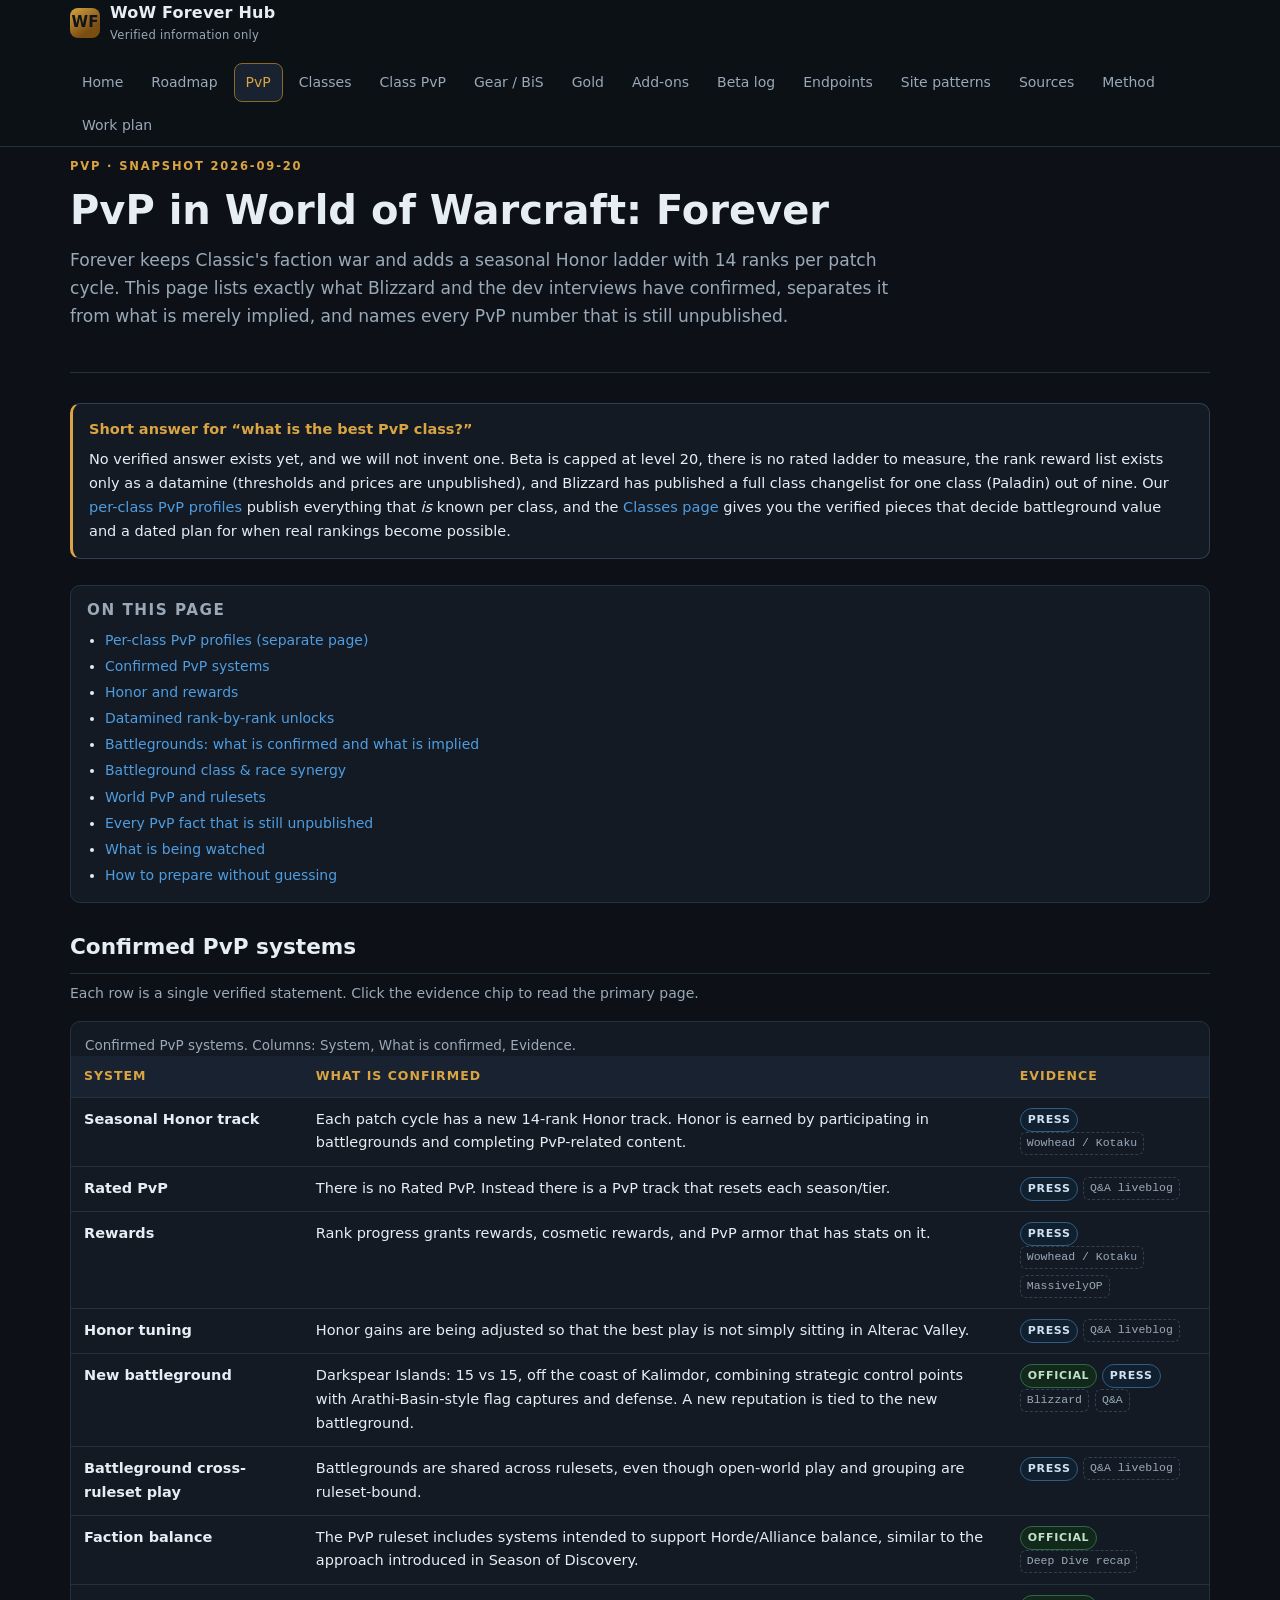
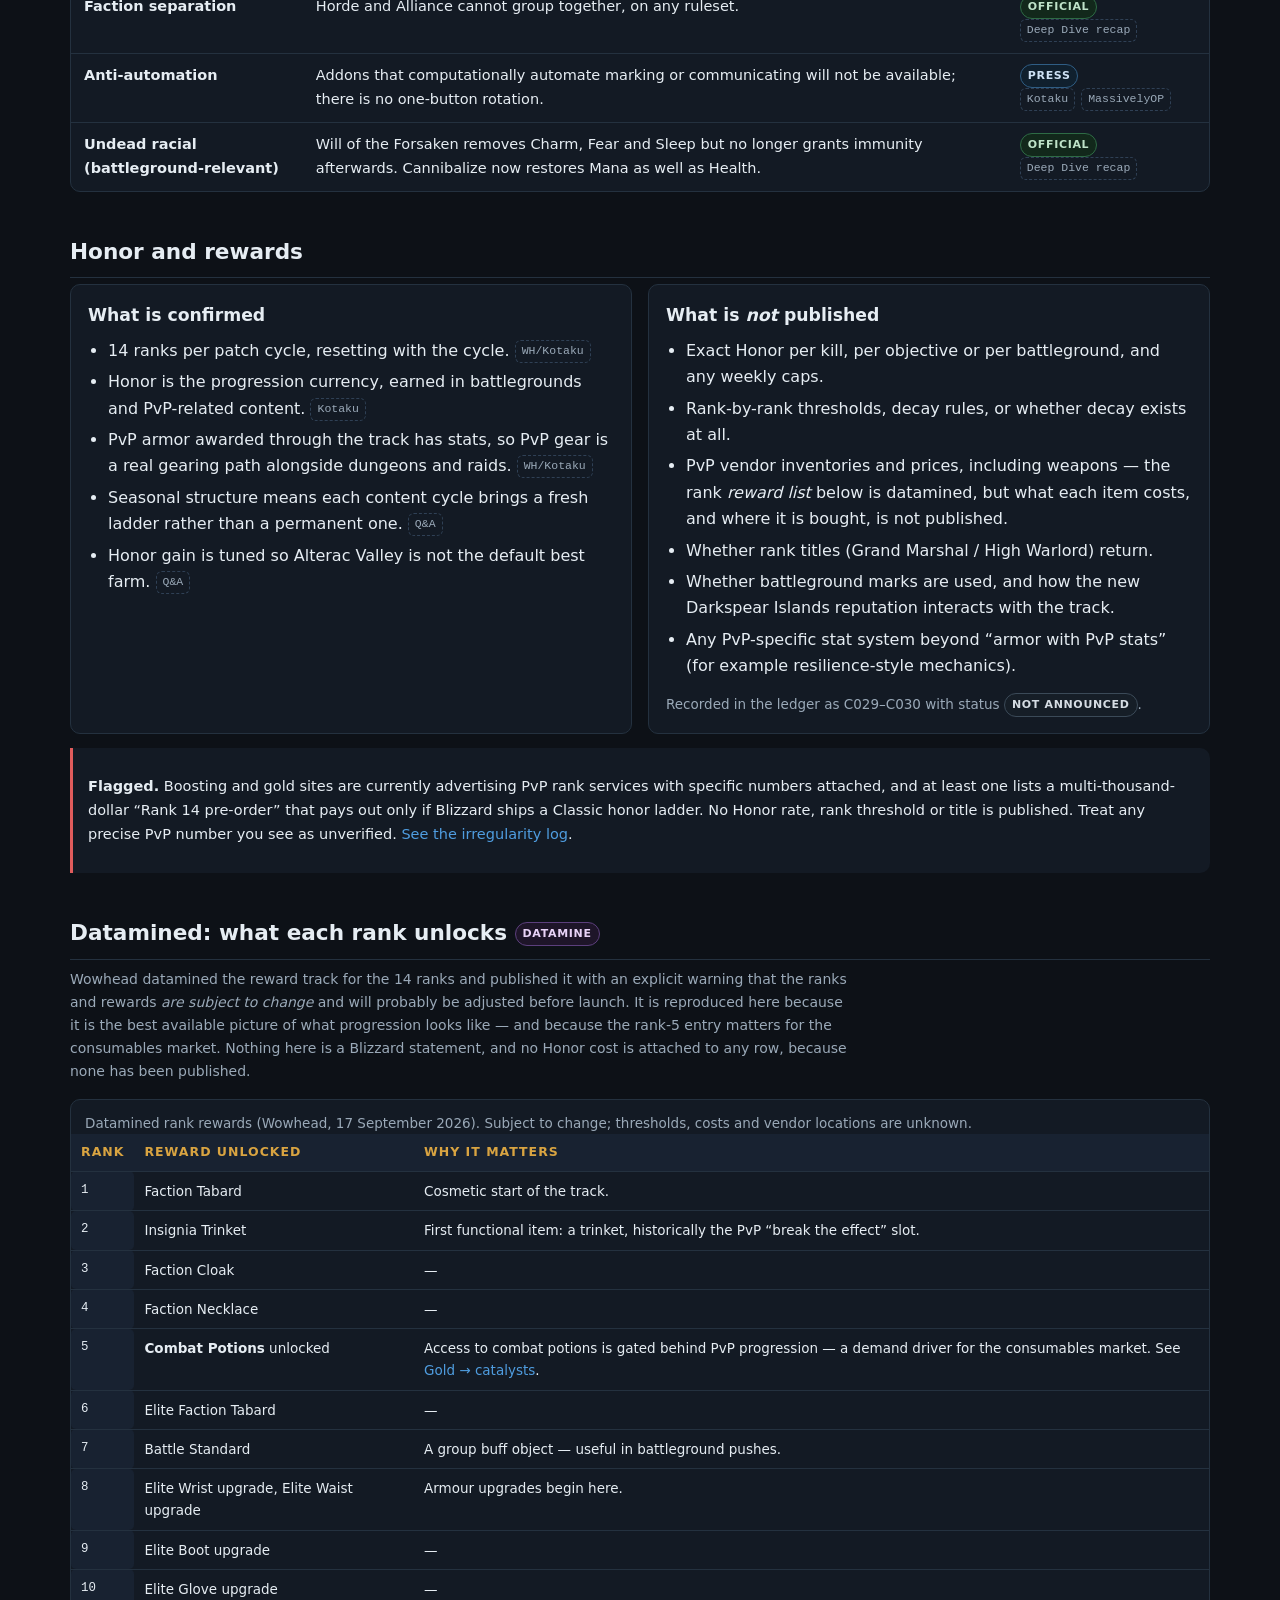
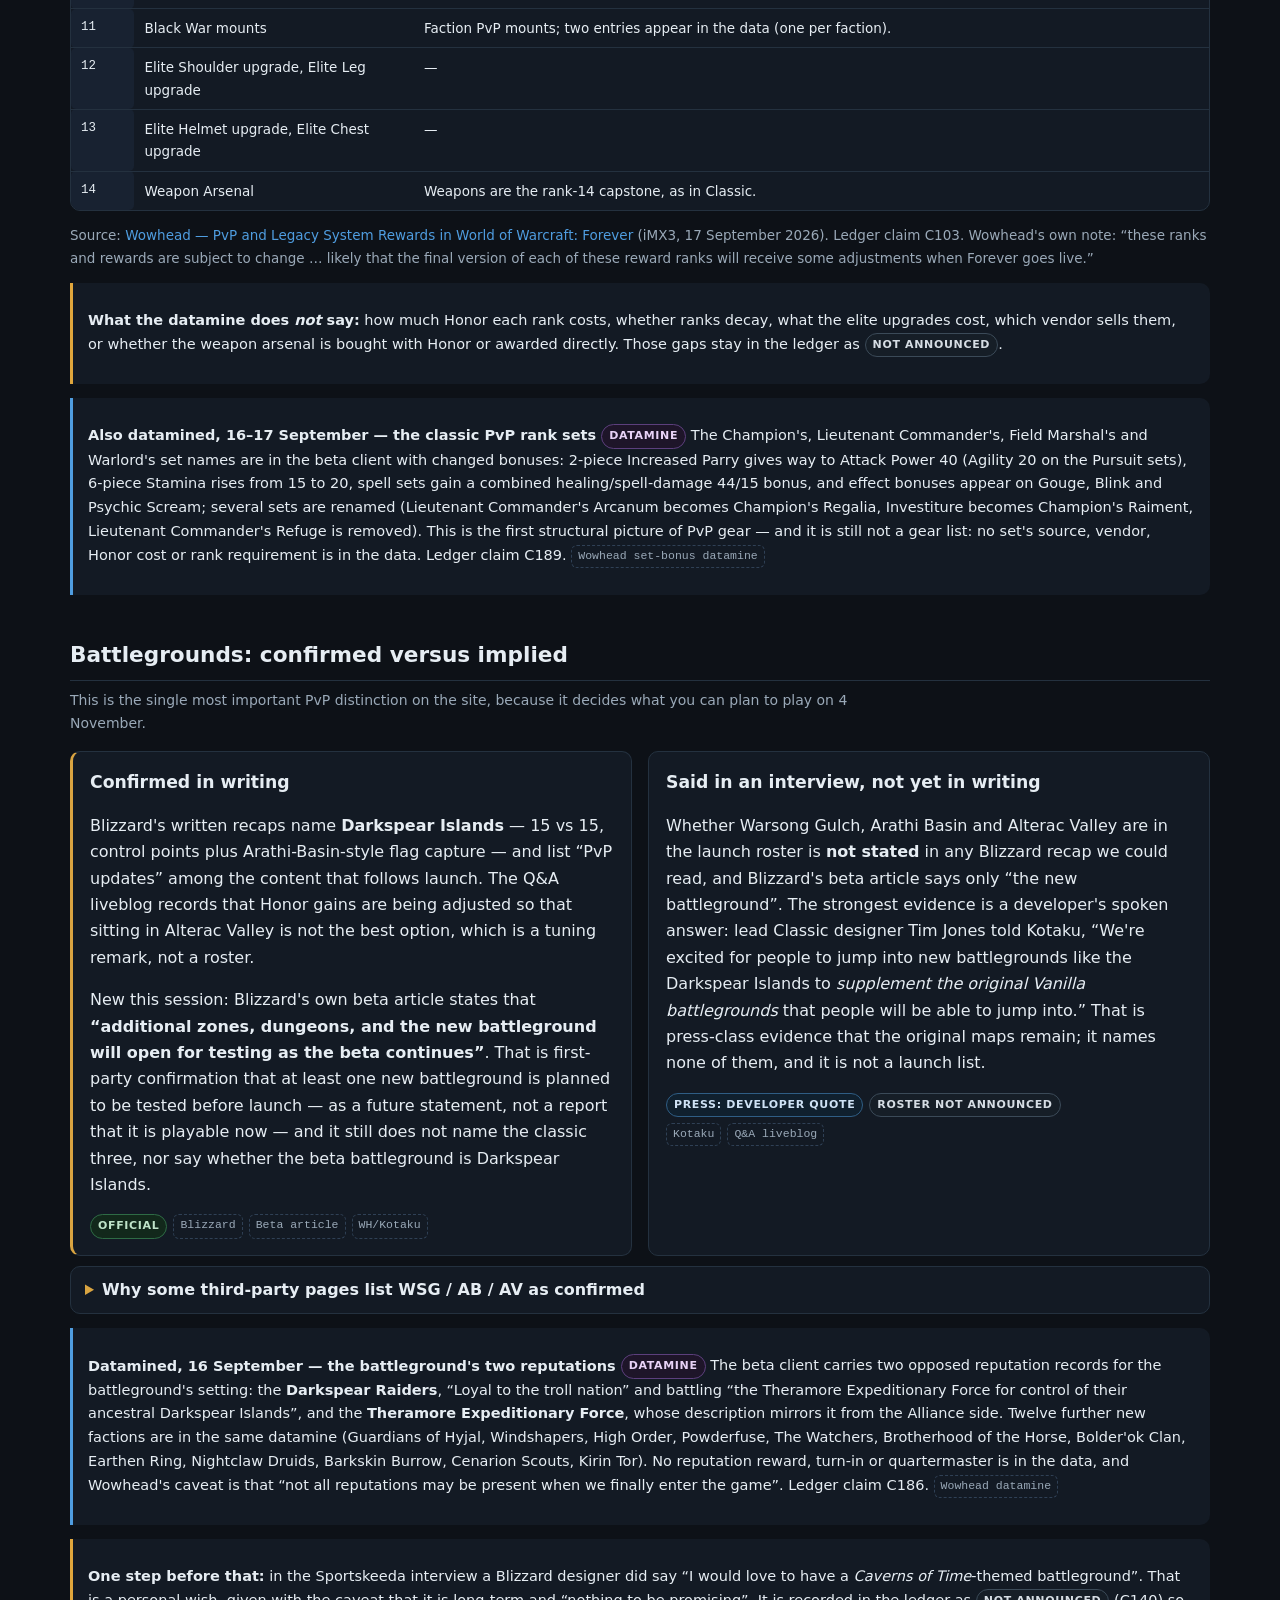
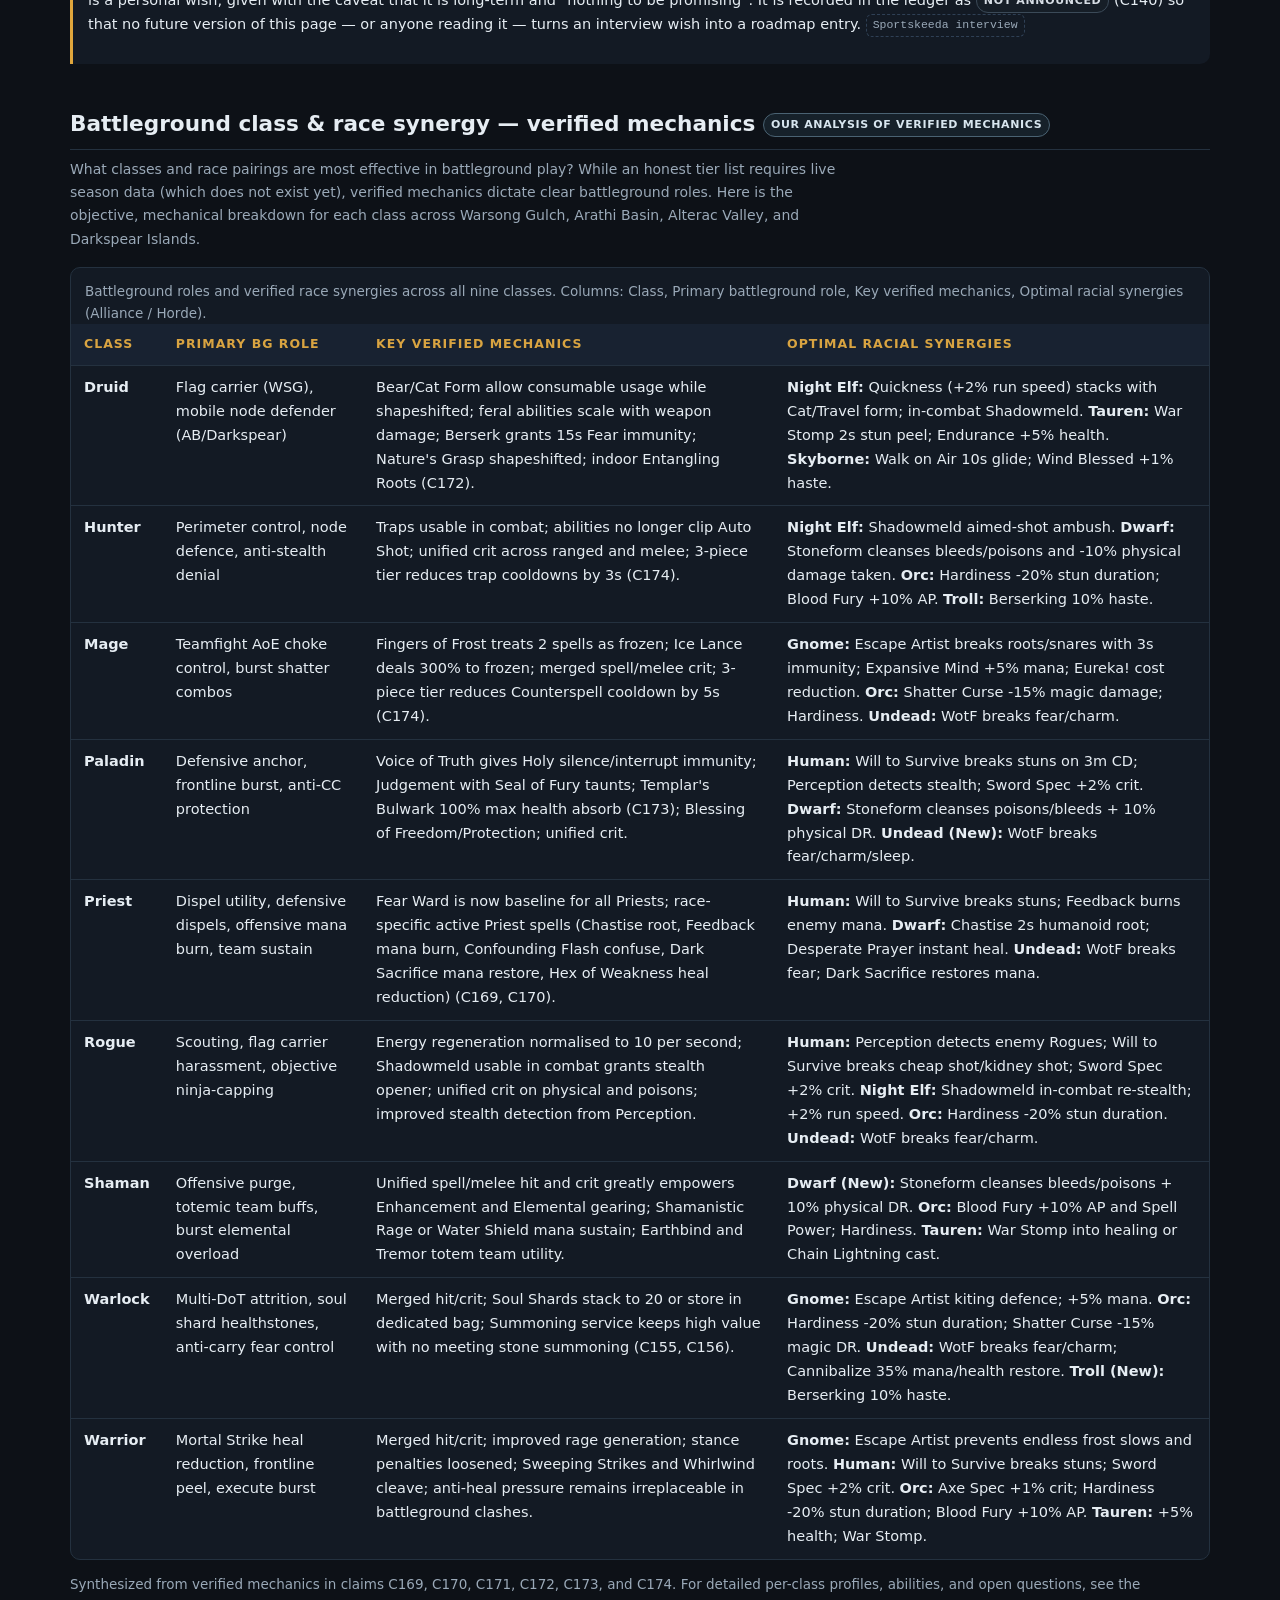
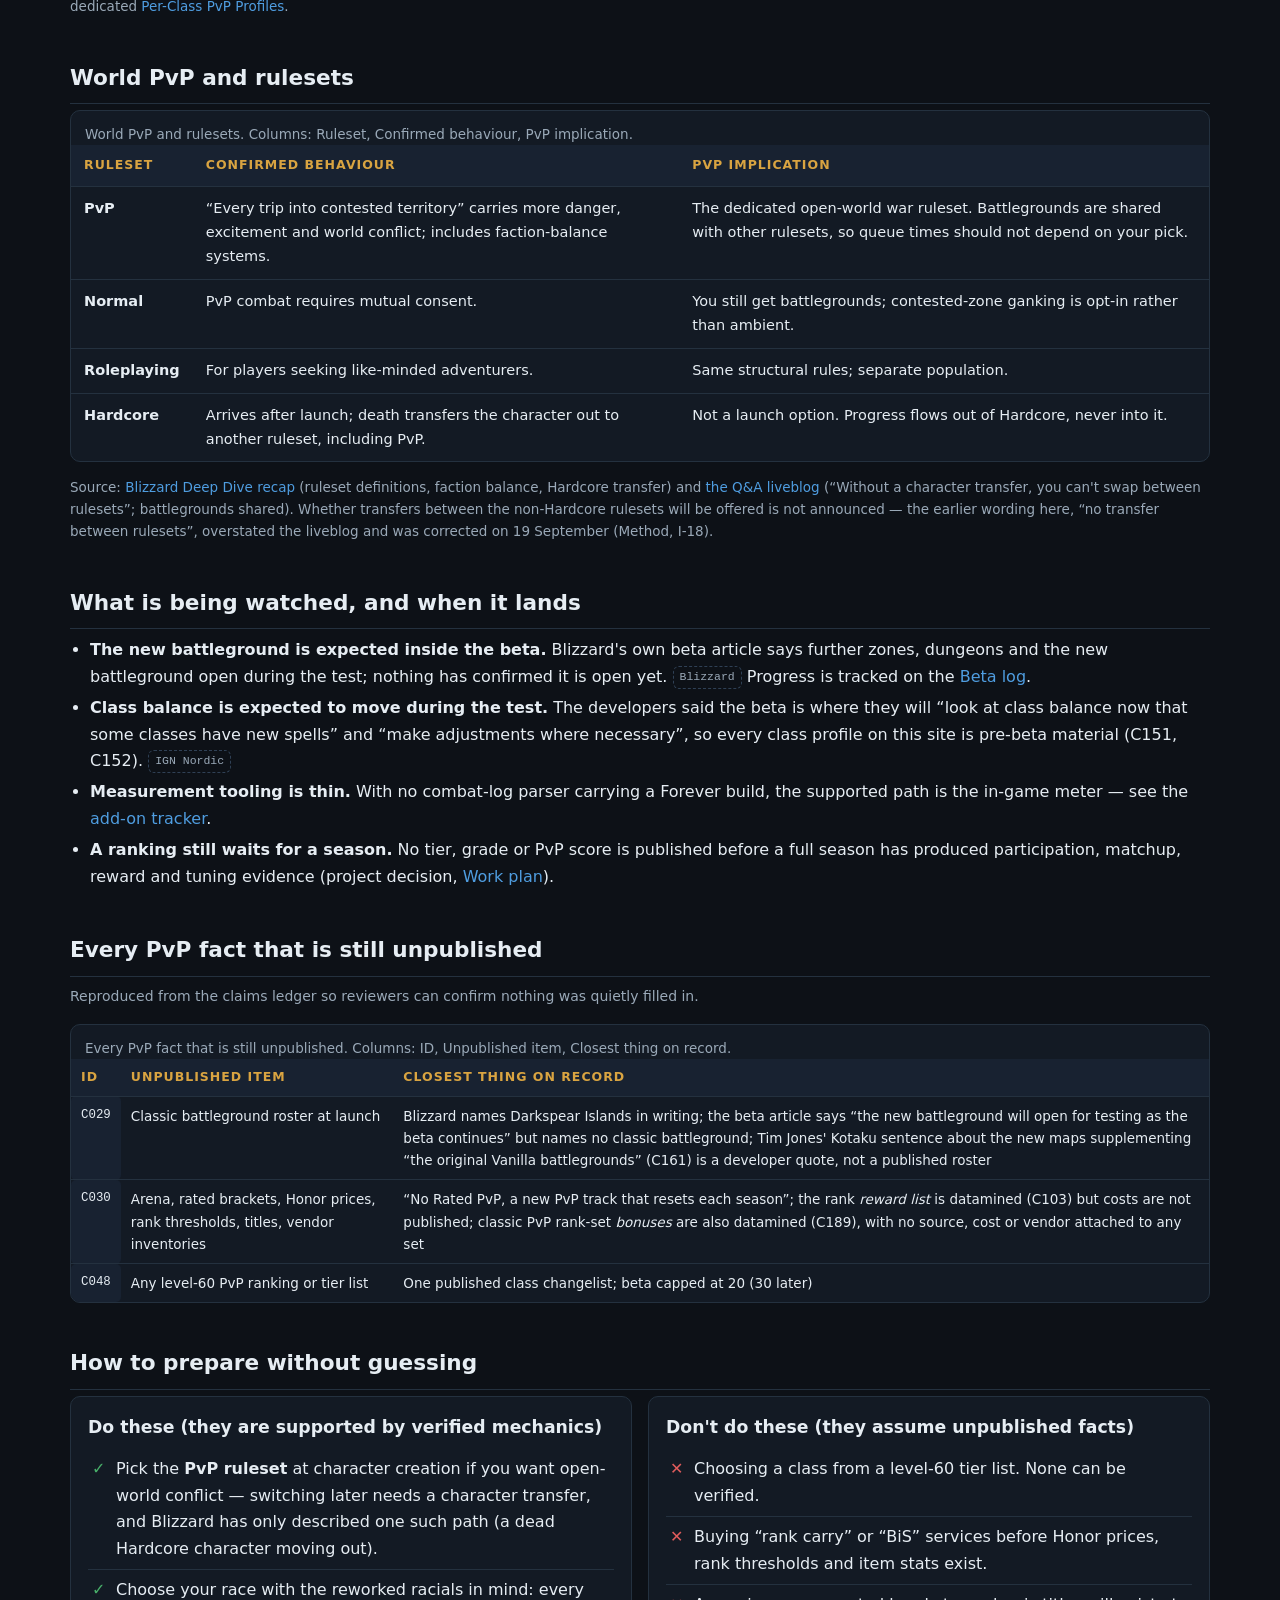
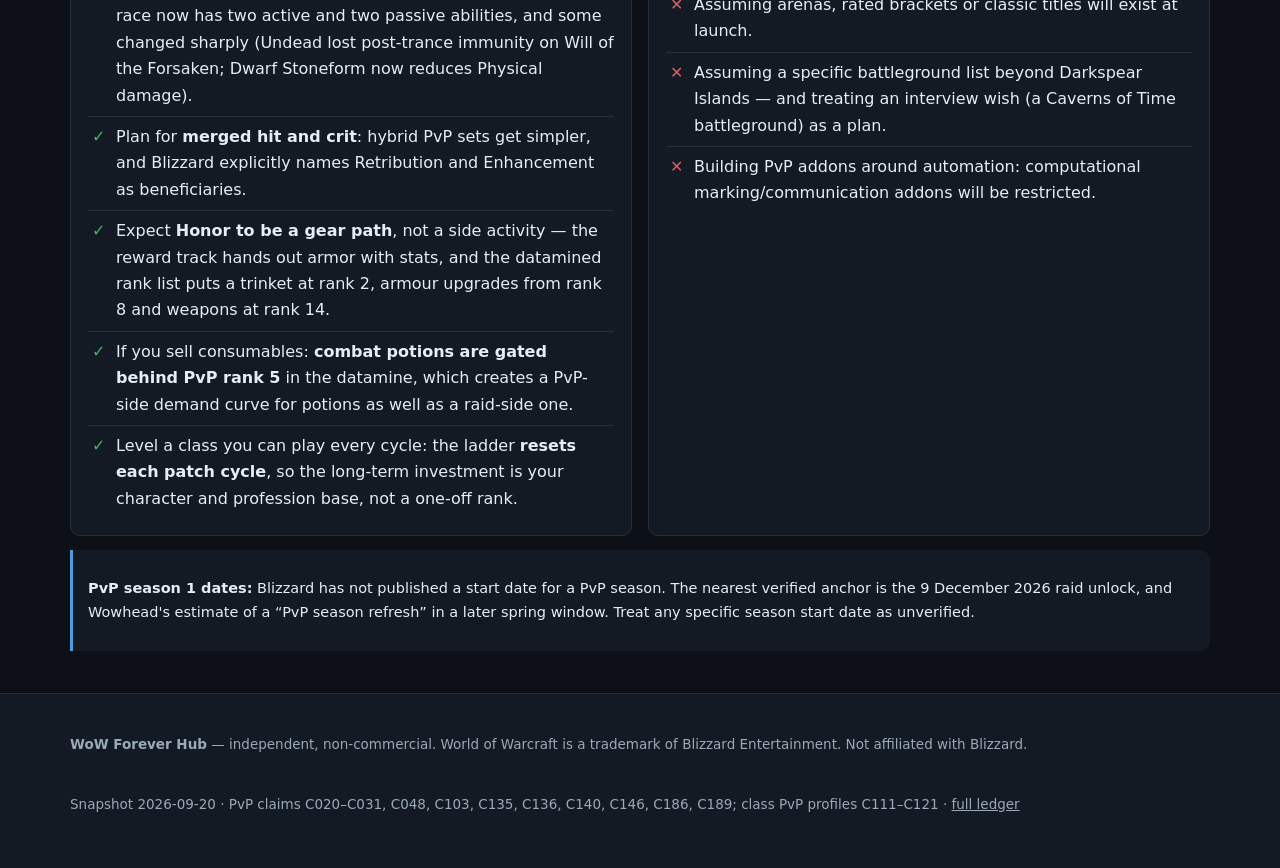
<file: pvp.html>
<!DOCTYPE html>
<html lang="en">
<head>
<meta charset="utf-8">
<meta name="viewport" content="width=device-width, initial-scale=1">
<title>PvP in WoW Forever — verified systems, battlegrounds and Honor | WoW Forever Hub</title>
<meta name="description" content="Every verified PvP fact for World of Warcraft: Forever: the 14-rank Honor track, Darkspear Islands, no Rated PvP, rulesets, faction balance, and an explicit list of what is not announced.">
<meta name="theme-color" content="#0d1117">
<link rel="icon" href="data:image/svg+xml,%3Csvg%20xmlns='http://www.w3.org/2000/svg'%20viewBox='0%200%2064%2064'%3E%3Crect%20width='64'%20height='64'%20rx='12'%20fill='%230d1117'/%3E%3Ctext%20x='32'%20y='42'%20font-family='Georgia,serif'%20font-size='30'%20font-weight='700'%20fill='%23d9a441'%20text-anchor='middle'%3EWF%3C/text%3E%3C/svg%3E">
<meta property="og:type" content="article">
<meta property="og:title" content="PvP in WoW Forever — verified systems, battlegrounds and Honor | WoW Forever Hub">
<meta property="og:description" content="Every verified PvP fact for World of Warcraft: Forever: the 14-rank Honor track, Darkspear Islands, no Rated PvP, rulesets, faction balance, and an explicit list of what is not announced.">
<link rel="canonical" href="https://buffedlizard55-lab.github.io/WoWForever/pvp.html">
<link rel="stylesheet" href="assets/css/style.css">
</head>
<body>
<a class="skip-link" href="#main">Skip to content</a>

<header class="site-header">
  <div class="wrap">
    <a class="brand" href="index.html">
      <span class="mark" aria-hidden="true">WF</span>
      <span>WoW Forever Hub<small>Verified information only</small></span>
    </a>
    <nav class="nav" aria-label="Main">
      <a href="index.html">Home</a>
      <a href="roadmap.html">Roadmap</a>
      <a href="pvp.html">PvP</a>
      <a href="classes.html">Classes</a>
      <a href="class-pvp.html">Class PvP</a>
      <a href="gear.html">Gear / BiS</a>
      <a href="gold.html">Gold</a>
      <a href="addons.html">Add-ons</a>
      <a href="beta.html">Beta log</a>
      <a href="data-api.html">Endpoints</a>
      <a href="site-patterns.html">Site patterns</a>
      <a href="sources.html">Sources</a>
      <a href="method.html">Method</a>
      <a href="work-plan.html">Work plan</a>
    </nav>
  </div>
</header>

<main id="main" class="wrap">

  <div class="hero">
    <p class="eyebrow">PvP · snapshot <span data-snapshot>2026-09-20</span></p>
    <h1>PvP in World of Warcraft: Forever</h1>
    <p class="lede">
      Forever keeps Classic's faction war and adds a seasonal Honor ladder with 14 ranks per patch cycle.
      This page lists exactly what Blizzard and the dev interviews have confirmed, separates it from what is merely
      implied, and names every PvP number that is still unpublished.
    </p>
  </div>

  <div class="banner">
    <strong>Short answer for “what is the best PvP class?”</strong>
    <p>
      No verified answer exists yet, and we will not invent one. Beta is capped at level 20, there is no rated ladder to
      measure, the rank reward list exists only as a datamine (thresholds and prices are unpublished), and Blizzard has published a full class changelist for one class
      (Paladin) out of nine. Our <a href="class-pvp.html">per-class PvP profiles</a> publish everything that
      <em>is</em> known per class, and the <a href="classes.html">Classes page</a> gives you the verified pieces that decide
      battleground value and a dated plan for when real rankings become possible.
    </p>
  </div>

  <nav class="toc" aria-label="On this page">
    <h2>On this page</h2>
    <ul>
      <li><a href="class-pvp.html">Per-class PvP profiles (separate page)</a></li>
      <li><a href="#confirmed">Confirmed PvP systems</a></li>
      <li><a href="#honor">Honor and rewards</a></li>
      <li><a href="#ranks">Datamined rank-by-rank unlocks</a></li>
      <li><a href="#bg">Battlegrounds: what is confirmed and what is implied</a></li>
      <li><a href="#bg-synergy">Battleground class &amp; race synergy</a></li>
      <li><a href="#world">World PvP and rulesets</a></li>
      <li><a href="#unknown">Every PvP fact that is still unpublished</a></li>
      <li><a href="#watch">What is being watched</a></li>
      <li><a href="#prep">How to prepare without guessing</a></li>
    </ul>
  </nav>

  <section id="confirmed" aria-labelledby="h-confirmed">
    <h2 id="h-confirmed">Confirmed PvP systems</h2>
    <p class="sub">Each row is a single verified statement. Click the evidence chip to read the primary page.</p>
    <div class="table-wrap">
      <table>
        <caption>Confirmed PvP systems. Columns: System, What is confirmed, Evidence.</caption>
        <thead>
          <tr><th scope="col">System</th><th scope="col">What is confirmed</th><th scope="col">Evidence</th></tr>
        </thead>
        <tbody>
          <tr>
            <td><strong>Seasonal Honor track</strong></td>
            <td>Each patch cycle has a new 14-rank Honor track. Honor is earned by participating in battlegrounds and completing PvP-related content.</td>
            <td><span class="chip press">Press</span> <span class="srcs"><a class="src" href="https://www.wowhead.com/forever/news/14-rank-pvp-honor-track-and-darkspear-islands-battleground-coming-in-wow-forever-382947" rel="noopener">Wowhead / Kotaku</a></span></td>
          </tr>
          <tr>
            <td><strong>Rated PvP</strong></td>
            <td>There is no Rated PvP. Instead there is a PvP track that resets each season/tier.</td>
            <td><span class="chip press">Press</span> <span class="srcs"><a class="src" href="https://www.wowhead.com/forever/news/world-of-warcraft-live-q-a-liveblog-midnight-and-forever-382967" rel="noopener">Q&amp;A liveblog</a></span></td>
          </tr>
          <tr>
            <td><strong>Rewards</strong></td>
            <td>Rank progress grants rewards, cosmetic rewards, and PvP armor that has stats on it.</td>
            <td><span class="chip press">Press</span> <span class="srcs"><a class="src" href="https://www.wowhead.com/forever/news/14-rank-pvp-honor-track-and-darkspear-islands-battleground-coming-in-wow-forever-382947" rel="noopener">Wowhead / Kotaku</a><a class="src" href="https://massivelyop.com/2026/09/15/wow-forever-discusses-classes-addons-party-forming-pvp-progression-and-how-it-effectively-negates-wow-2/" rel="noopener">MassivelyOP</a></span></td>
          </tr>
          <tr>
            <td><strong>Honor tuning</strong></td>
            <td>Honor gains are being adjusted so that the best play is not simply sitting in Alterac Valley.</td>
            <td><span class="chip press">Press</span> <span class="srcs"><a class="src" href="https://www.wowhead.com/forever/news/world-of-warcraft-live-q-a-liveblog-midnight-and-forever-382967" rel="noopener">Q&amp;A liveblog</a></span></td>
          </tr>
          <tr>
            <td><strong>New battleground</strong></td>
            <td>Darkspear Islands: 15 vs 15, off the coast of Kalimdor, combining strategic control points with Arathi-Basin-style flag captures and defense. A new reputation is tied to the new battleground.</td>
            <td><span class="chip official">Official</span> <span class="chip press">Press</span> <span class="srcs"><a class="src" href="https://news.blizzard.com/en-us/article/24303862/world-of-warcraft-forever-whats-next-panel-recap" rel="noopener">Blizzard</a><a class="src" href="https://www.wowhead.com/forever/news/world-of-warcraft-live-q-a-liveblog-midnight-and-forever-382967" rel="noopener">Q&amp;A</a></span></td>
          </tr>
          <tr>
            <td><strong>Battleground cross-ruleset play</strong></td>
            <td>Battlegrounds are shared across rulesets, even though open-world play and grouping are ruleset-bound.</td>
            <td><span class="chip press">Press</span> <span class="srcs"><a class="src" href="https://www.wowhead.com/forever/news/world-of-warcraft-live-q-a-liveblog-midnight-and-forever-382967" rel="noopener">Q&amp;A liveblog</a></span></td>
          </tr>
          <tr>
            <td><strong>Faction balance</strong></td>
            <td>The PvP ruleset includes systems intended to support Horde/Alliance balance, similar to the approach introduced in Season of Discovery.</td>
            <td><span class="chip official">Official</span> <span class="srcs"><a class="src" href="https://news.blizzard.com/en-us/article/24303313/world-of-warcraft-forever-deep-dive-panel-recap" rel="noopener">Deep Dive recap</a></span></td>
          </tr>
          <tr>
            <td><strong>Faction separation</strong></td>
            <td>Horde and Alliance cannot group together, on any ruleset.</td>
            <td><span class="chip official">Official</span> <span class="srcs"><a class="src" href="https://news.blizzard.com/en-us/article/24303313/world-of-warcraft-forever-deep-dive-panel-recap" rel="noopener">Deep Dive recap</a></span></td>
          </tr>
          <tr>
            <td><strong>Anti-automation</strong></td>
            <td>Addons that computationally automate marking or communicating will not be available; there is no one-button rotation.</td>
            <td><span class="chip press">Press</span> <span class="srcs"><a class="src" href="https://kotaku.com/new-things-learned-world-of-warcraft-forever-2000734005" rel="noopener">Kotaku</a><a class="src" href="https://massivelyop.com/2026/09/15/wow-forever-discusses-classes-addons-party-forming-pvp-progression-and-how-it-effectively-negates-wow-2/" rel="noopener">MassivelyOP</a></span></td>
          </tr>
          <tr>
            <td><strong>Undead racial (battleground-relevant)</strong></td>
            <td>Will of the Forsaken removes Charm, Fear and Sleep but no longer grants immunity afterwards. Cannibalize now restores Mana as well as Health.</td>
            <td><span class="chip official">Official</span> <span class="srcs"><a class="src" href="https://news.blizzard.com/en-us/article/24303313/world-of-warcraft-forever-deep-dive-panel-recap" rel="noopener">Deep Dive recap</a></span></td>
          </tr>
        </tbody>
      </table>
    </div>
  </section>

  <section id="honor" aria-labelledby="h-honor">
    <h2 id="h-honor">Honor and rewards</h2>
    <div class="grid two">
      <div class="card">
        <h3>What is confirmed</h3>
        <ul class="clean">
          <li>14 ranks per patch cycle, resetting with the cycle. <span class="srcs"><a class="src" href="https://www.wowhead.com/forever/news/14-rank-pvp-honor-track-and-darkspear-islands-battleground-coming-in-wow-forever-382947" rel="noopener">WH/Kotaku</a></span></li>
          <li>Honor is the progression currency, earned in battlegrounds and PvP-related content. <span class="srcs"><a class="src" href="https://kotaku.com/new-things-learned-world-of-warcraft-forever-2000734005" rel="noopener">Kotaku</a></span></li>
          <li>PvP armor awarded through the track has stats, so PvP gear is a real gearing path alongside dungeons and raids. <span class="srcs"><a class="src" href="https://www.wowhead.com/forever/news/14-rank-pvp-honor-track-and-darkspear-islands-battleground-coming-in-wow-forever-382947" rel="noopener">WH/Kotaku</a></span></li>
          <li>Seasonal structure means each content cycle brings a fresh ladder rather than a permanent one. <span class="srcs"><a class="src" href="https://www.wowhead.com/forever/news/world-of-warcraft-live-q-a-liveblog-midnight-and-forever-382967" rel="noopener">Q&amp;A</a></span></li>
          <li>Honor gain is tuned so Alterac Valley is not the default best farm. <span class="srcs"><a class="src" href="https://www.wowhead.com/forever/news/world-of-warcraft-live-q-a-liveblog-midnight-and-forever-382967" rel="noopener">Q&amp;A</a></span></li>
        </ul>
      </div>
      <div class="card">
        <h3>What is <em>not</em> published</h3>
        <ul class="clean">
          <li>Exact Honor per kill, per objective or per battleground, and any weekly caps.</li>
          <li>Rank-by-rank thresholds, decay rules, or whether decay exists at all.</li>
          <li>PvP vendor inventories and prices, including weapons — the rank <em>reward list</em> below is datamined, but what each item costs, and where it is bought, is not published.</li>
          <li>Whether rank titles (Grand Marshal / High Warlord) return.</li>
          <li>Whether battleground marks are used, and how the new Darkspear Islands reputation interacts with the track.</li>
          <li>Any PvP-specific stat system beyond “armor with PvP stats” (for example resilience-style mechanics).</li>
        </ul>
        <p class="small">Recorded in the ledger as C029–C030 with status <span class="chip pending">Not announced</span>.</p>
      </div>
    </div>
    <div class="note warn">
      <p><strong>Flagged.</strong> Boosting and gold sites are currently advertising PvP rank services with specific
      numbers attached, and at least one lists a multi-thousand-dollar “Rank 14 pre-order” that pays out only if Blizzard
      ships a Classic honor ladder. No Honor rate, rank threshold or title is published. Treat any precise PvP number you
      see as unverified. <a href="method.html#irregularities">See the irregularity log</a>.</p>
    </div>
  </section>

  <section id="ranks" aria-labelledby="h-ranks">
    <h2 id="h-ranks">Datamined: what each rank unlocks <span class="chip datamine">Datamine</span></h2>
    <p class="sub">
      Wowhead datamined the reward track for the 14 ranks and published it with an explicit warning that the ranks and
      rewards <em>are subject to change</em> and will probably be adjusted before launch. It is reproduced here because
      it is the best available picture of what progression looks like — and because the rank-5 entry matters for the
      consumables market. Nothing here is a Blizzard statement, and no Honor cost is attached to any row, because none
      has been published.
    </p>
    <div class="table-wrap">
      <table class="compact">
        <caption>Datamined rank rewards (Wowhead, 17 September 2026). Subject to change; thresholds, costs and vendor locations are unknown.</caption>
        <thead><tr><th scope="col">Rank</th><th scope="col">Reward unlocked</th><th scope="col">Why it matters</th></tr></thead>
        <tbody>
          <tr><td class="mono">1</td><td>Faction Tabard</td><td>Cosmetic start of the track.</td></tr>
          <tr><td class="mono">2</td><td>Insignia Trinket</td><td>First functional item: a trinket, historically the PvP “break the effect” slot.</td></tr>
          <tr><td class="mono">3</td><td>Faction Cloak</td><td>—</td></tr>
          <tr><td class="mono">4</td><td>Faction Necklace</td><td>—</td></tr>
          <tr><td class="mono">5</td><td><strong>Combat Potions</strong> unlocked</td><td>Access to combat potions is gated behind PvP progression — a demand driver for the consumables market. See <a href="gold.html#catalysts">Gold → catalysts</a>.</td></tr>
          <tr><td class="mono">6</td><td>Elite Faction Tabard</td><td>—</td></tr>
          <tr><td class="mono">7</td><td>Battle Standard</td><td>A group buff object — useful in battleground pushes.</td></tr>
          <tr><td class="mono">8</td><td>Elite Wrist upgrade, Elite Waist upgrade</td><td>Armour upgrades begin here.</td></tr>
          <tr><td class="mono">9</td><td>Elite Boot upgrade</td><td>—</td></tr>
          <tr><td class="mono">10</td><td>Elite Glove upgrade</td><td>—</td></tr>
          <tr><td class="mono">11</td><td>Black War mounts</td><td>Faction PvP mounts; two entries appear in the data (one per faction).</td></tr>
          <tr><td class="mono">12</td><td>Elite Shoulder upgrade, Elite Leg upgrade</td><td>—</td></tr>
          <tr><td class="mono">13</td><td>Elite Helmet upgrade, Elite Chest upgrade</td><td>—</td></tr>
          <tr><td class="mono">14</td><td>Weapon Arsenal</td><td>Weapons are the rank-14 capstone, as in Classic.</td></tr>
        </tbody>
      </table>
    </div>
    <p class="small">
      Source: <a href="https://www.wowhead.com/forever/news/pvp-and-legacy-system-rewards-in-world-of-warcraft-forever-382959" rel="noopener">Wowhead — PvP and Legacy System Rewards in World of Warcraft: Forever</a>
      (iMX3, 17 September 2026). Ledger claim C103. Wowhead's own note: “these ranks and rewards are subject to change … likely that the
      final version of each of these reward ranks will receive some adjustments when Forever goes live.”
    </p>
    <div class="note caution">
      <p><strong>What the datamine does <em>not</em> say:</strong> how much Honor each rank costs, whether ranks decay, what the
      elite upgrades cost, which vendor sells them, or whether the weapon arsenal is bought with Honor or awarded directly. Those
      gaps stay in the ledger as <span class="chip pending">Not announced</span>.</p>
    </div>
    <div class="note">
      <p><strong>Also datamined, 16–17 September — the classic PvP rank sets <span class="chip datamine">Datamine</span></strong>
      The Champion's, Lieutenant Commander's, Field Marshal's and Warlord's set names are in the beta client with changed
      bonuses: 2-piece Increased Parry gives way to Attack Power 40 (Agility 20 on the Pursuit sets), 6-piece Stamina rises
      from 15 to 20, spell sets gain a combined healing/spell-damage 44/15 bonus, and effect bonuses appear on Gouge, Blink
      and Psychic Scream; several sets are renamed (Lieutenant Commander's Arcanum becomes Champion's Regalia, Investiture
      becomes Champion's Raiment, Lieutenant Commander's Refuge is removed). This is the first structural picture of PvP
      gear — and it is still not a gear list: no set's source, vendor, Honor cost or rank requirement is in the data.
      Ledger claim C189.
      <span class="srcs"><a class="src" href="https://www.wowhead.com/forever/news/new-and-updated-gear-set-bonuses-in-wow-forever-382958" rel="noopener">Wowhead set-bonus datamine</a></span></p>
    </div>
  </section>

  <section id="bg" aria-labelledby="h-bg">
    <h2 id="h-bg">Battlegrounds: confirmed versus implied</h2>
    <p class="sub">
      This is the single most important PvP distinction on the site, because it decides what you can plan to play on 4 November.
    </p>
    <div class="grid two">
      <div class="card accent">
        <h3>Confirmed in writing</h3>
        <p>
          Blizzard's written recaps name <strong>Darkspear Islands</strong> — 15 vs 15, control points plus
          Arathi-Basin-style flag capture — and list “PvP updates” among the content that follows launch. The Q&amp;A
          liveblog records that Honor gains are being adjusted so that sitting in Alterac Valley is not the best
          option, which is a tuning remark, not a roster.
        </p>
        <p>
          New this session: Blizzard's own beta article states that <strong>“additional zones, dungeons, and the new
          battleground will open for testing as the beta continues”</strong>. That is first-party confirmation that at
          least one new battleground is planned to be tested before launch — as a future statement, not a report that it is
          playable now — and it still does not name the classic three, nor say whether the beta battleground is Darkspear Islands.
        </p>
        <p class="tag-row">
          <span class="chip official">Official</span>
          <span class="srcs"><a class="src" href="https://news.blizzard.com/en-us/article/24303862/world-of-warcraft-forever-whats-next-panel-recap" rel="noopener">Blizzard</a><a class="src" href="https://news.blizzard.com/en-us/article/24304160/the-world-of-warcraft-forever-beta-now-live" rel="noopener">Beta article</a><a class="src" href="https://www.wowhead.com/forever/news/14-rank-pvp-honor-track-and-darkspear-islands-battleground-coming-in-wow-forever-382947" rel="noopener">WH/Kotaku</a></span>
        </p>
      </div>
      <div class="card">
        <h3>Said in an interview, not yet in writing</h3>
        <p>
          Whether Warsong Gulch, Arathi Basin and Alterac Valley are in the launch roster is <strong>not stated</strong>
          in any Blizzard recap we could read, and Blizzard's beta article says only “the new battleground”. The
          strongest evidence is a developer's spoken answer: lead Classic designer Tim Jones told Kotaku,
          “We're excited for people to jump into new battlegrounds like the Darkspear Islands to <em>supplement the
          original Vanilla battlegrounds</em> that people will be able to jump into.” That is press-class evidence that
          the original maps remain; it names none of them, and it is not a launch list.
        </p>
        <p class="tag-row">
          <span class="chip press">Press: developer quote</span>
          <span class="chip pending">Roster not announced</span>
          <span class="srcs"><a class="src" href="https://kotaku.com/new-things-learned-world-of-warcraft-forever-2000734005" rel="noopener">Kotaku</a><a class="src" href="https://www.wowhead.com/forever/news/world-of-warcraft-live-q-a-liveblog-midnight-and-forever-382967" rel="noopener">Q&amp;A liveblog</a></span>
        </p>
      </div>
    </div>
    <details>
      <summary>Why some third-party pages list WSG / AB / AV as confirmed</summary>
      <p>
        Several aggregation sites state that “the original Battlegrounds return” with no Blizzard citation, and some
        additionally describe “arena strategy” for a game in which no arena has ever been mentioned. Those pages are
        registered in our source list with tier <span class="chip community">community</span> and are never used as
        authority here. If Blizzard publishes a battleground roster, this section will be updated with the primary link
        and the claim will move from <em>pending</em> to <em>official</em>.
      </p>
    </details>
    <div class="note">
      <p><strong>Datamined, 16 September — the battleground's two reputations <span class="chip datamine">Datamine</span></strong>
      The beta client carries two opposed reputation records for the battleground's setting: the <strong>Darkspear
      Raiders</strong>, “Loyal to the troll nation” and battling “the Theramore Expeditionary Force for control of their
      ancestral Darkspear Islands”, and the <strong>Theramore Expeditionary Force</strong>, whose description mirrors it
      from the Alliance side. Twelve further new factions are in the same datamine (Guardians of Hyjal, Windshapers,
      High Order, Powderfuse, The Watchers, Brotherhood of the Horse, Bolder'ok Clan, Earthen Ring, Nightclaw Druids,
      Barkskin Burrow, Cenarion Scouts, Kirin Tor). No reputation reward, turn-in or quartermaster is in the data, and
      Wowhead's caveat is that “not all reputations may be present when we finally enter the game”. Ledger claim C186.
      <span class="srcs"><a class="src" href="https://www.wowhead.com/forever/news/new-reputation-names-datamined-for-wow-forever-382945" rel="noopener">Wowhead datamine</a></span></p>
    </div>
    <div class="note caution">
      <p><strong>One step before that:</strong> in the Sportskeeda interview a Blizzard designer did say
      “I would love to have a <em>Caverns of Time</em>-themed battleground”. That is a personal wish, given with the
      caveat that it is long-term and “nothing to be promising”. It is recorded in the ledger as
      <span class="chip pending">Not announced</span> (C140) so that no future version of this page — or anyone
      reading it — turns an interview wish into a roadmap entry.
      <span class="srcs"><a class="src" href="https://www.sportskeeda.com/mmo/news-they-might-reasons-welcome-forsaken-wow-forevers-kris-zierhut-michael-nuthals-visiting-gilneas-what-ifs-exclusive" rel="noopener">Sportskeeda interview</a></span></p>
    </div>
  </section>

  <section id="bg-synergy" aria-labelledby="h-bg-synergy">
    <h2 id="h-bg-synergy">Battleground class &amp; race synergy — verified mechanics <span class="chip ours">Our analysis of verified mechanics</span></h2>
    <p class="sub">
      What classes and race pairings are most effective in battleground play? While an honest tier list requires live season data
      (which does not exist yet), verified mechanics dictate clear battleground roles. Here is the objective, mechanical
      breakdown for each class across Warsong Gulch, Arathi Basin, Alterac Valley, and Darkspear Islands.
    </p>
    <div class="table-wrap">
      <table>
        <caption>Battleground roles and verified race synergies across all nine classes. Columns: Class, Primary battleground role, Key verified mechanics, Optimal racial synergies (Alliance / Horde).</caption>
        <thead>
          <tr>
            <th scope="col">Class</th>
            <th scope="col">Primary BG role</th>
            <th scope="col">Key verified mechanics</th>
            <th scope="col">Optimal racial synergies</th>
          </tr>
        </thead>
        <tbody>
          <tr>
            <td><strong>Druid</strong></td>
            <td>Flag carrier (WSG), mobile node defender (AB/Darkspear)</td>
            <td>Bear/Cat Form allow consumable usage while shapeshifted; feral abilities scale with weapon damage; Berserk grants 15s Fear immunity; Nature's Grasp shapeshifted; indoor Entangling Roots (C172).</td>
            <td><strong>Night Elf:</strong> Quickness (+2% run speed) stacks with Cat/Travel form; in-combat Shadowmeld. <strong>Tauren:</strong> War Stomp 2s stun peel; Endurance +5% health. <strong>Skyborne:</strong> Walk on Air 10s glide; Wind Blessed +1% haste.</td>
          </tr>
          <tr>
            <td><strong>Hunter</strong></td>
            <td>Perimeter control, node defence, anti-stealth denial</td>
            <td>Traps usable in combat; abilities no longer clip Auto Shot; unified crit across ranged and melee; 3-piece tier reduces trap cooldowns by 3s (C174).</td>
            <td><strong>Night Elf:</strong> Shadowmeld aimed-shot ambush. <strong>Dwarf:</strong> Stoneform cleanses bleeds/poisons and -10% physical damage taken. <strong>Orc:</strong> Hardiness -20% stun duration; Blood Fury +10% AP. <strong>Troll:</strong> Berserking 10% haste.</td>
          </tr>
          <tr>
            <td><strong>Mage</strong></td>
            <td>Teamfight AoE choke control, burst shatter combos</td>
            <td>Fingers of Frost treats 2 spells as frozen; Ice Lance deals 300% to frozen; merged spell/melee crit; 3-piece tier reduces Counterspell cooldown by 5s (C174).</td>
            <td><strong>Gnome:</strong> Escape Artist breaks roots/snares with 3s immunity; Expansive Mind +5% mana; Eureka! cost reduction. <strong>Orc:</strong> Shatter Curse -15% magic damage; Hardiness. <strong>Undead:</strong> WotF breaks fear/charm.</td>
          </tr>
          <tr>
            <td><strong>Paladin</strong></td>
            <td>Defensive anchor, frontline burst, anti-CC protection</td>
            <td>Voice of Truth gives Holy silence/interrupt immunity; Judgement with Seal of Fury taunts; Templar's Bulwark 100% max health absorb (C173); Blessing of Freedom/Protection; unified crit.</td>
            <td><strong>Human:</strong> Will to Survive breaks stuns on 3m CD; Perception detects stealth; Sword Spec +2% crit. <strong>Dwarf:</strong> Stoneform cleanses poisons/bleeds + 10% physical DR. <strong>Undead (New):</strong> WotF breaks fear/charm/sleep.</td>
          </tr>
          <tr>
            <td><strong>Priest</strong></td>
            <td>Dispel utility, defensive dispels, offensive mana burn, team sustain</td>
            <td>Fear Ward is now baseline for all Priests; race-specific active Priest spells (Chastise root, Feedback mana burn, Confounding Flash confuse, Dark Sacrifice mana restore, Hex of Weakness heal reduction) (C169, C170).</td>
            <td><strong>Human:</strong> Will to Survive breaks stuns; Feedback burns enemy mana. <strong>Dwarf:</strong> Chastise 2s humanoid root; Desperate Prayer instant heal. <strong>Undead:</strong> WotF breaks fear; Dark Sacrifice restores mana.</td>
          </tr>
          <tr>
            <td><strong>Rogue</strong></td>
            <td>Scouting, flag carrier harassment, objective ninja-capping</td>
            <td>Energy regeneration normalised to 10 per second; Shadowmeld usable in combat grants stealth opener; unified crit on physical and poisons; improved stealth detection from Perception.</td>
            <td><strong>Human:</strong> Perception detects enemy Rogues; Will to Survive breaks cheap shot/kidney shot; Sword Spec +2% crit. <strong>Night Elf:</strong> Shadowmeld in-combat re-stealth; +2% run speed. <strong>Orc:</strong> Hardiness -20% stun duration. <strong>Undead:</strong> WotF breaks fear/charm.</td>
          </tr>
          <tr>
            <td><strong>Shaman</strong></td>
            <td>Offensive purge, totemic team buffs, burst elemental overload</td>
            <td>Unified spell/melee hit and crit greatly empowers Enhancement and Elemental gearing; Shamanistic Rage or Water Shield mana sustain; Earthbind and Tremor totem team utility.</td>
            <td><strong>Dwarf (New):</strong> Stoneform cleanses bleeds/poisons + 10% physical DR. <strong>Orc:</strong> Blood Fury +10% AP and Spell Power; Hardiness. <strong>Tauren:</strong> War Stomp into healing or Chain Lightning cast.</td>
          </tr>
          <tr>
            <td><strong>Warlock</strong></td>
            <td>Multi-DoT attrition, soul shard healthstones, anti-carry fear control</td>
            <td>Merged hit/crit; Soul Shards stack to 20 or store in dedicated bag; Summoning service keeps high value with no meeting stone summoning (C155, C156).</td>
            <td><strong>Gnome:</strong> Escape Artist kiting defence; +5% mana. <strong>Orc:</strong> Hardiness -20% stun duration; Shatter Curse -15% magic DR. <strong>Undead:</strong> WotF breaks fear/charm; Cannibalize 35% mana/health restore. <strong>Troll (New):</strong> Berserking 10% haste.</td>
          </tr>
          <tr>
            <td><strong>Warrior</strong></td>
            <td>Mortal Strike heal reduction, frontline peel, execute burst</td>
            <td>Merged hit/crit; improved rage generation; stance penalties loosened; Sweeping Strikes and Whirlwind cleave; anti-heal pressure remains irreplaceable in battleground clashes.</td>
            <td><strong>Gnome:</strong> Escape Artist prevents endless frost slows and roots. <strong>Human:</strong> Will to Survive breaks stuns; Sword Spec +2% crit. <strong>Orc:</strong> Axe Spec +1% crit; Hardiness -20% stun duration; Blood Fury +10% AP. <strong>Tauren:</strong> +5% health; War Stomp.</td>
          </tr>
        </tbody>
      </table>
    </div>
    <p class="small">
      Synthesized from verified mechanics in claims C169, C170, C171, C172, C173, and C174. For detailed per-class profiles, abilities, and open questions, see the dedicated <a href="class-pvp.html">Per-Class PvP Profiles</a>.
    </p>
  </section>

  <section id="world" aria-labelledby="h-world">
    <h2 id="h-world">World PvP and rulesets</h2>
    <div class="table-wrap">
      <table>
        <caption>World PvP and rulesets. Columns: Ruleset, Confirmed behaviour, PvP implication.</caption>
        <thead>
          <tr><th scope="col">Ruleset</th><th scope="col">Confirmed behaviour</th><th scope="col">PvP implication</th></tr>
        </thead>
        <tbody>
          <tr>
            <td><strong>PvP</strong></td>
            <td>“Every trip into contested territory” carries more danger, excitement and world conflict; includes faction-balance systems.</td>
            <td>The dedicated open-world war ruleset. Battlegrounds are shared with other rulesets, so queue times should not depend on your pick.</td>
          </tr>
          <tr>
            <td><strong>Normal</strong></td>
            <td>PvP combat requires mutual consent.</td>
            <td>You still get battlegrounds; contested-zone ganking is opt-in rather than ambient.</td>
          </tr>
          <tr>
            <td><strong>Roleplaying</strong></td>
            <td>For players seeking like-minded adventurers.</td>
            <td>Same structural rules; separate population.</td>
          </tr>
          <tr>
            <td><strong>Hardcore</strong></td>
            <td>Arrives after launch; death transfers the character out to another ruleset, including PvP.</td>
            <td>Not a launch option. Progress flows out of Hardcore, never into it.</td>
          </tr>
        </tbody>
      </table>
    </div>
    <p class="small">
      Source: <a href="https://news.blizzard.com/en-us/article/24303313/world-of-warcraft-forever-deep-dive-panel-recap" rel="noopener">Blizzard Deep Dive recap</a>
      (ruleset definitions, faction balance, Hardcore transfer) and
      <a href="https://www.wowhead.com/forever/news/world-of-warcraft-live-q-a-liveblog-midnight-and-forever-382967" rel="noopener">the Q&amp;A liveblog</a>
      (“Without a character transfer, you can't swap between rulesets”; battlegrounds shared). Whether transfers between
      the non-Hardcore rulesets will be offered is not announced — the earlier wording here, “no transfer between
      rulesets”, overstated the liveblog and was corrected on 19 September (Method, I-18).
    </p>
  </section>

  <section id="watch" aria-labelledby="h-watch">
    <h2 id="h-watch">What is being watched, and when it lands</h2>
    <ul class="clean">
      <li><strong>The new battleground is expected inside the beta.</strong> Blizzard's own beta article says further zones,
        dungeons and the new battleground open during the test; nothing has confirmed it is open yet.
        <span class="srcs"><a class="src" href="https://news.blizzard.com/en-us/article/24304160/the-world-of-warcraft-forever-beta-now-live" rel="noopener">Blizzard</a></span>
        Progress is tracked on the <a href="beta.html#pvp">Beta log</a>.</li>
      <li><strong>Class balance is expected to move during the test.</strong> The developers said the beta is where they will
        “look at class balance now that some classes have new spells” and “make adjustments where necessary”, so every class
        profile on this site is pre-beta material (C151, C152).
        <span class="srcs"><a class="src" href="https://nordic.ign.com/world-of-warcraft-forever/112801/world-of-warcraft-forever-needs-to-truly-be-forever-interview" rel="noopener">IGN Nordic</a></span></li>
      <li><strong>Measurement tooling is thin.</strong> With no combat-log parser carrying a Forever build, the supported path is
        the in-game meter — see the <a href="addons.html#pvp">add-on tracker</a>.</li>
      <li><strong>A ranking still waits for a season.</strong> No tier, grade or PvP score is published before a full season has
        produced participation, matchup, reward and tuning evidence (project decision, <a href="work-plan.html#decisions">Work plan</a>).</li>
    </ul>
  </section>

  <section id="unknown" aria-labelledby="h-unknown">
    <h2 id="h-unknown">Every PvP fact that is still unpublished</h2>
    <p class="sub">Reproduced from the claims ledger so reviewers can confirm nothing was quietly filled in.</p>
    <div class="table-wrap">
      <table class="compact">
        <caption>Every PvP fact that is still unpublished. Columns: ID, Unpublished item, Closest thing on record.</caption>
        <thead><tr><th scope="col">ID</th><th scope="col">Unpublished item</th><th scope="col">Closest thing on record</th></tr></thead>
        <tbody>
          <tr><td class="mono">C029</td><td>Classic battleground roster at launch</td><td>Blizzard names Darkspear Islands in writing; the beta article says “the new battleground will open for testing as the beta continues” but names no classic battleground; Tim Jones' Kotaku sentence about the new maps supplementing “the original Vanilla battlegrounds” (C161) is a developer quote, not a published roster</td></tr>
          <tr><td class="mono">C030</td><td>Arena, rated brackets, Honor prices, rank thresholds, titles, vendor inventories</td><td>“No Rated PvP, a new PvP track that resets each season”; the rank <em>reward list</em> is datamined (C103) but costs are not published; classic PvP rank-set <em>bonuses</em> are also datamined (C189), with no source, cost or vendor attached to any set</td></tr>
          <tr><td class="mono">C048</td><td>Any level-60 PvP ranking or tier list</td><td>One published class changelist; beta capped at 20 (30 later)</td></tr>
        </tbody>
      </table>
    </div>
  </section>

  <section id="prep" aria-labelledby="h-prep">
    <h2 id="h-prep">How to prepare without guessing</h2>
    <div class="grid two">
      <div class="card">
        <h3>Do these (they are supported by verified mechanics)</h3>
        <ul class="checklist">
          <li>Pick the <strong>PvP ruleset</strong> at character creation if you want open-world conflict — switching later needs a character transfer, and Blizzard has only described one such path (a dead Hardcore character moving out).</li>
          <li>Choose your race with the reworked racials in mind: every race now has two active and two passive abilities, and some changed sharply (Undead lost post-trance immunity on Will of the Forsaken; Dwarf Stoneform now reduces Physical damage).</li>
          <li>Plan for <strong>merged hit and crit</strong>: hybrid PvP sets get simpler, and Blizzard explicitly names Retribution and Enhancement as beneficiaries.</li>
          <li>Expect <strong>Honor to be a gear path</strong>, not a side activity — the reward track hands out armor with stats, and the datamined rank list puts a trinket at rank 2, armour upgrades from rank 8 and weapons at rank 14.</li>
          <li>If you sell consumables: <strong>combat potions are gated behind PvP rank 5</strong> in the datamine, which creates a PvP-side demand curve for potions as well as a raid-side one.</li>
          <li>Level a class you can play every cycle: the ladder <strong>resets each patch cycle</strong>, so the long-term investment is your character and profession base, not a one-off rank.</li>
        </ul>
      </div>
      <div class="card">
        <h3>Don't do these (they assume unpublished facts)</h3>
        <ul class="checklist">
          <li class="x">Choosing a class from a level-60 tier list. None can be verified.</li>
          <li class="x">Buying “rank carry” or “BiS” services before Honor prices, rank thresholds and item stats exist.</li>
          <li class="x">Assuming arenas, rated brackets or classic titles will exist at launch.</li>
          <li class="x">Assuming a specific battleground list beyond Darkspear Islands — and treating an interview wish (a Caverns of Time battleground) as a plan.</li>
          <li class="x">Building PvP addons around automation: computational marking/communication addons will be restricted.</li>
        </ul>
      </div>
    </div>
    <div class="note">
      <p><strong>PvP season 1 dates:</strong> Blizzard has not published a start date for a PvP season. The nearest
      verified anchor is the 9 December 2026 raid unlock, and Wowhead's estimate of a “PvP season refresh” in a later
      spring window. Treat any specific season start date as unverified.</p>
    </div>
  </section>

</main>

<footer class="site-footer">
  <div class="wrap">
    <p><strong>WoW Forever Hub</strong> — independent, non-commercial. World of Warcraft is a trademark of Blizzard Entertainment. Not affiliated with Blizzard.</p>
    <p>Snapshot <span data-snapshot>2026-09-20</span> · PvP claims C020–C031, C048, C103, C135, C136, C140, C146, C186, C189; class PvP profiles C111–C121 · <a href="sources.html#claims">full ledger</a></p>
  </div>
</footer>

<script src="assets/js/site.js"></script>
</body>
</html>
</file>
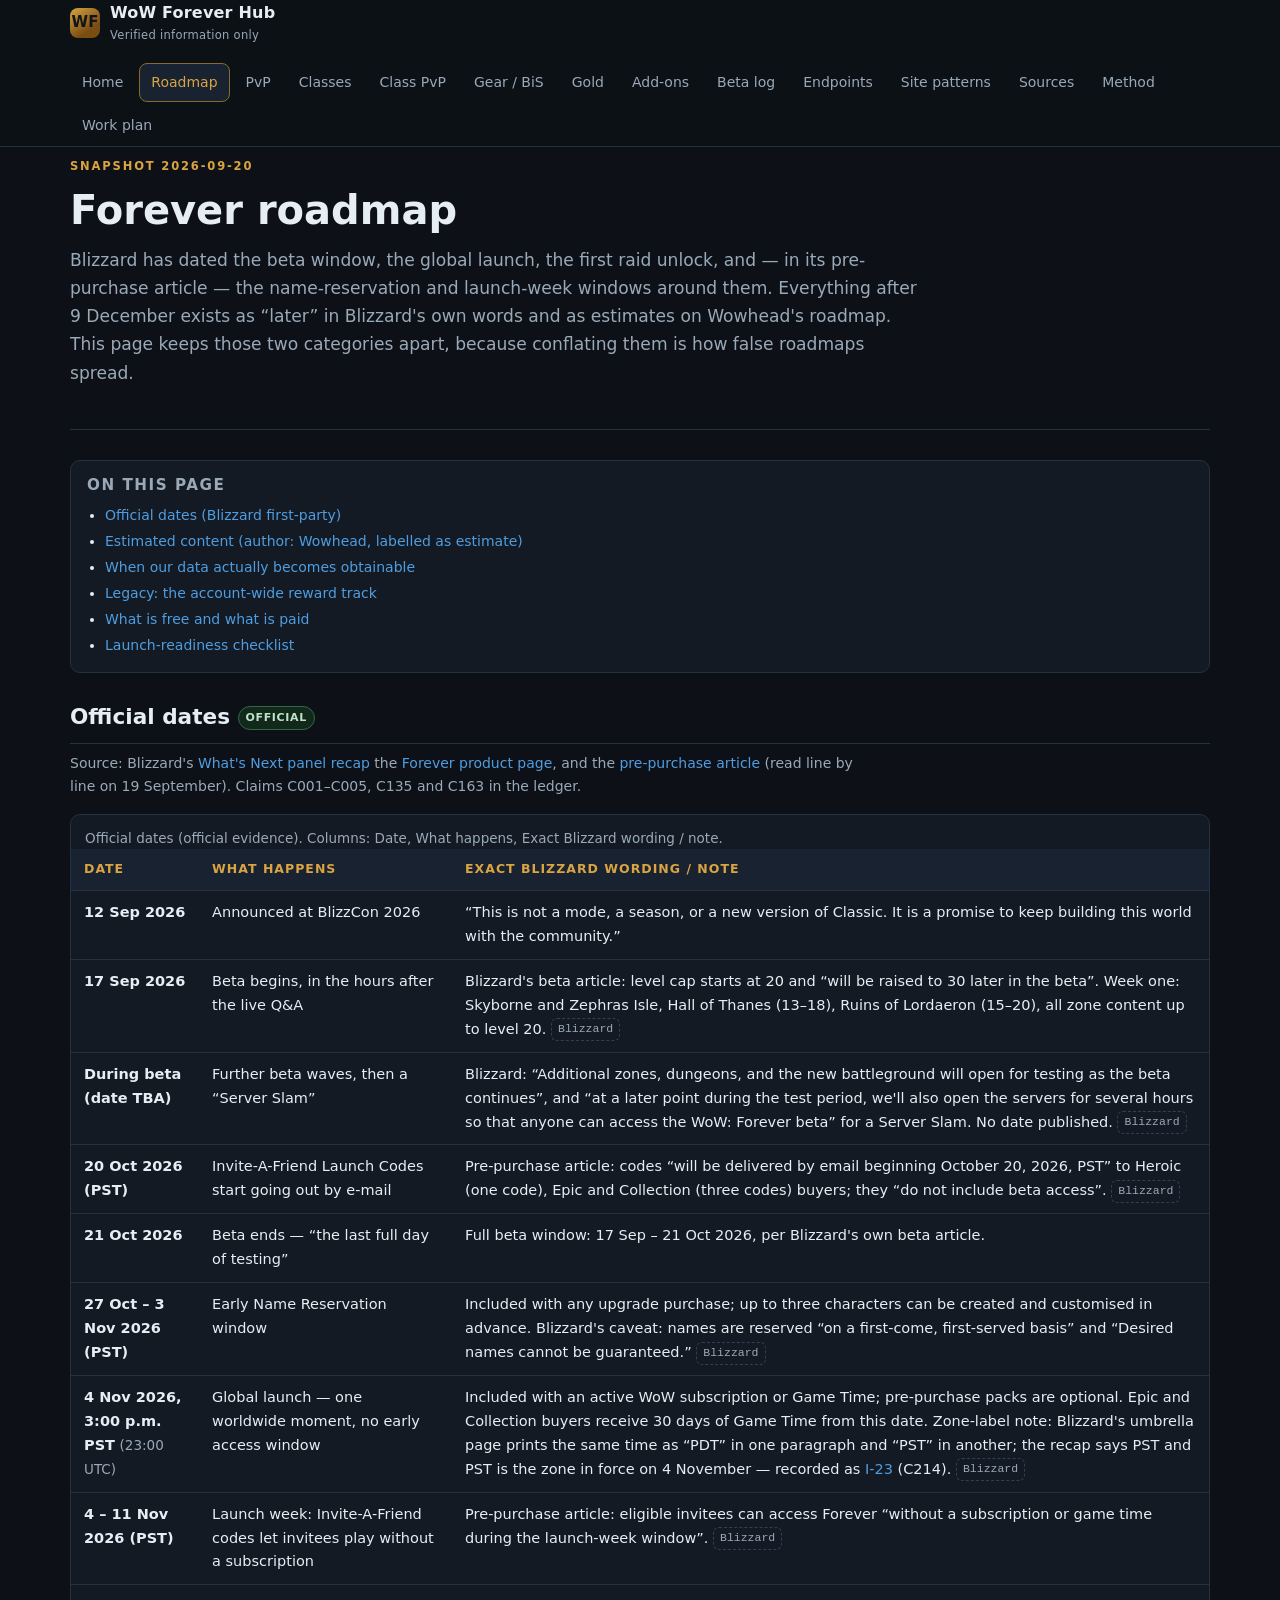
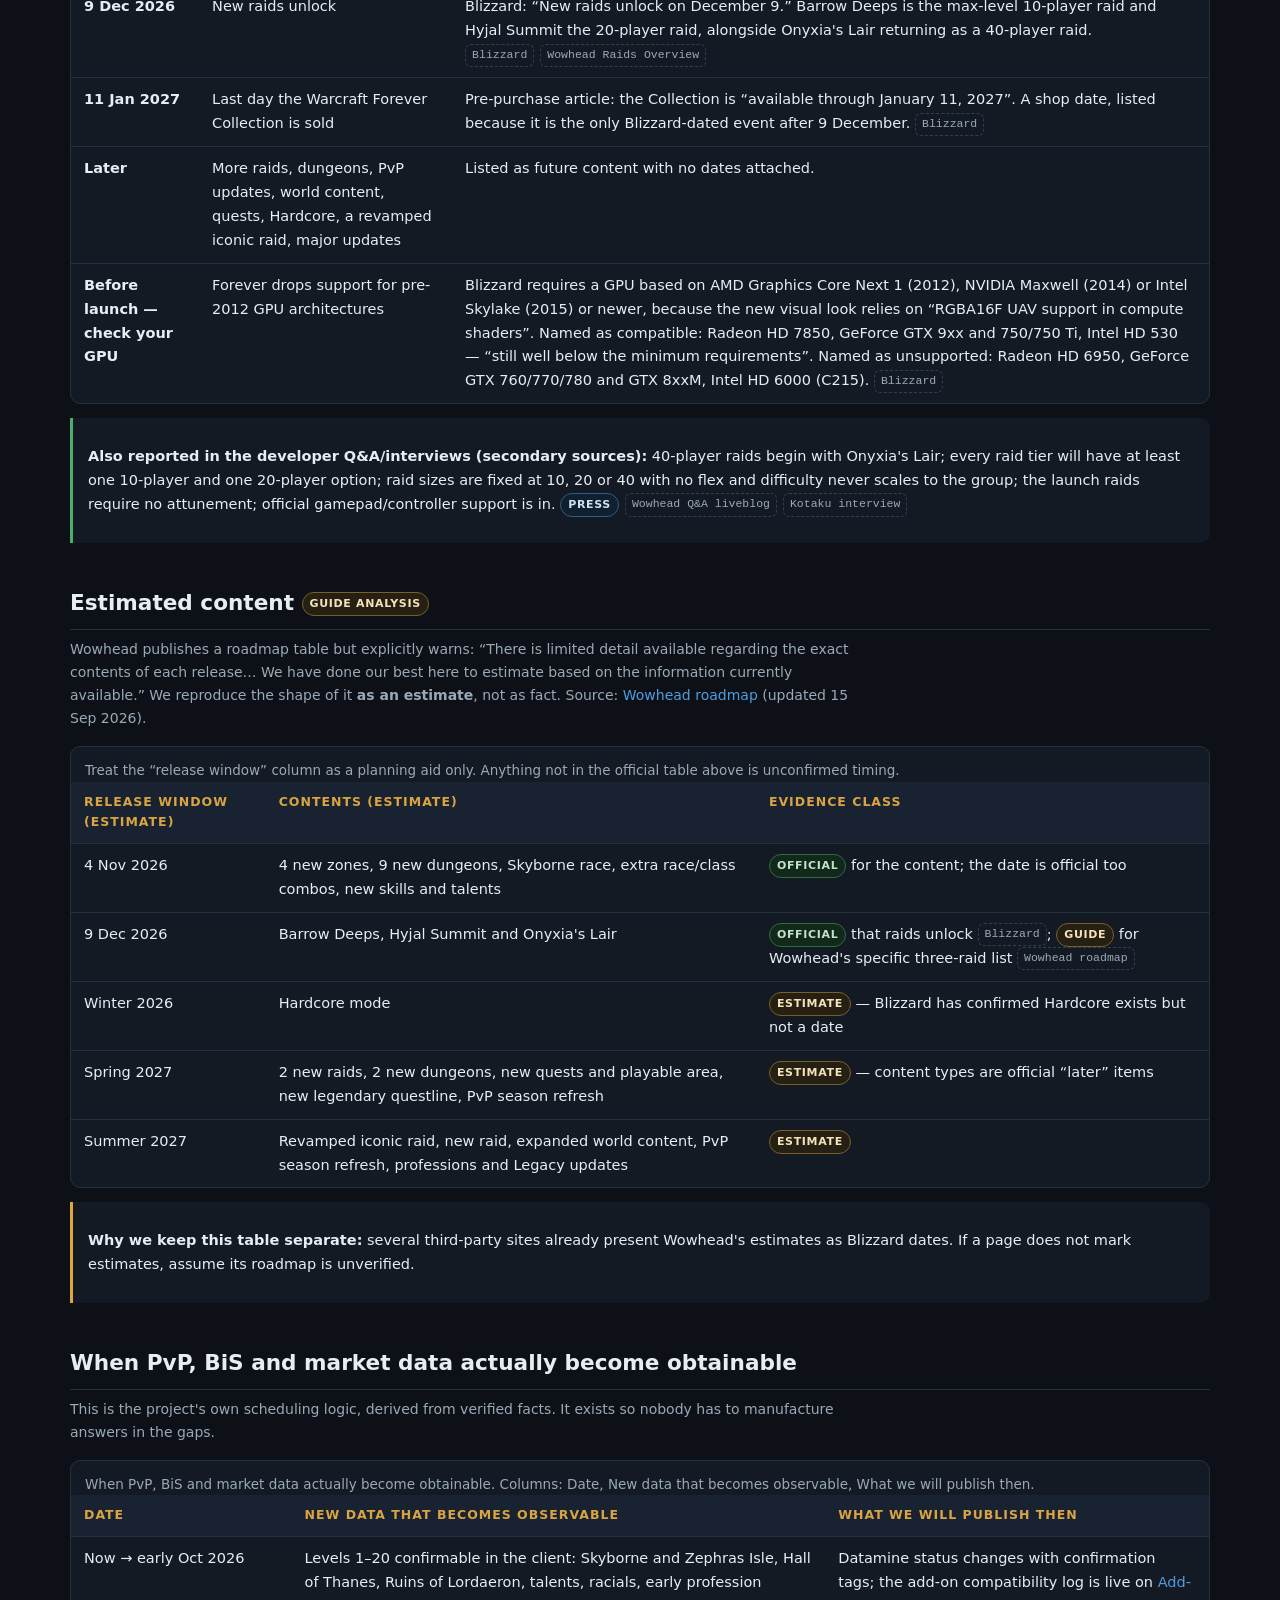
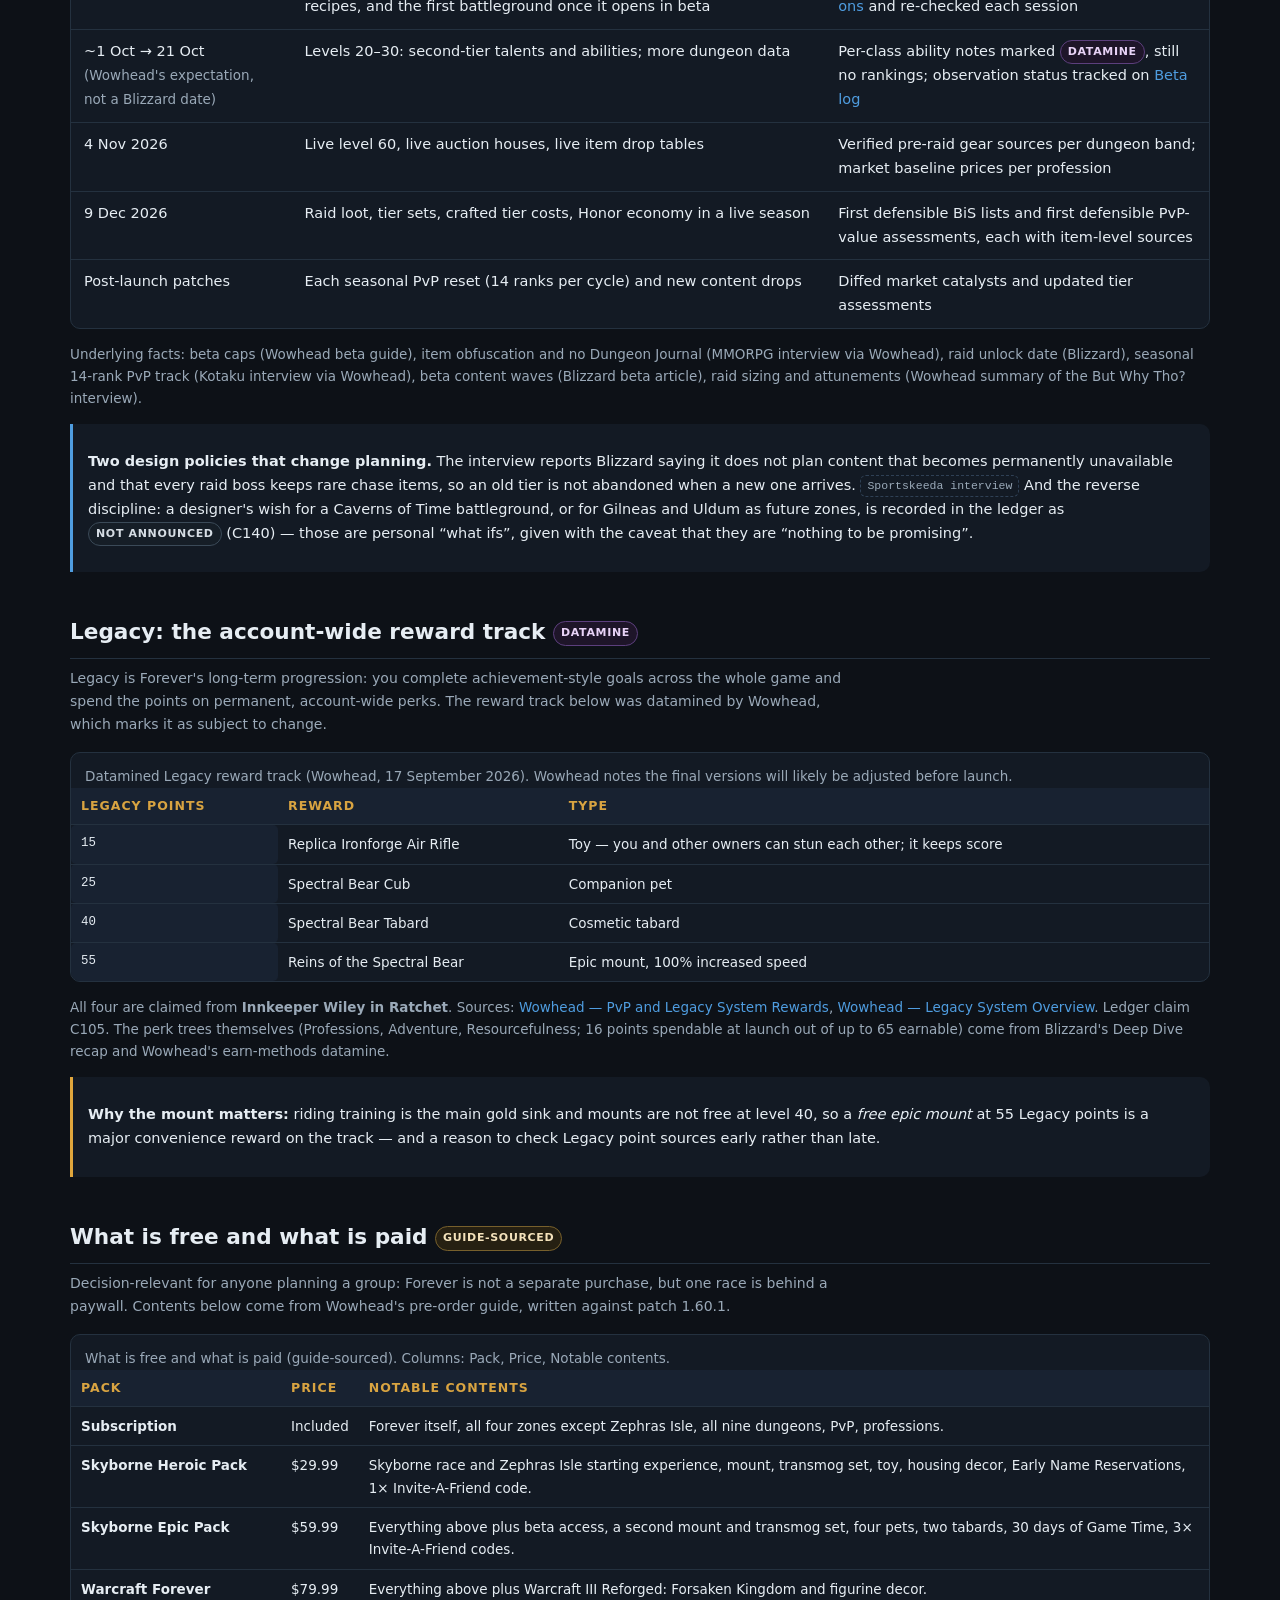
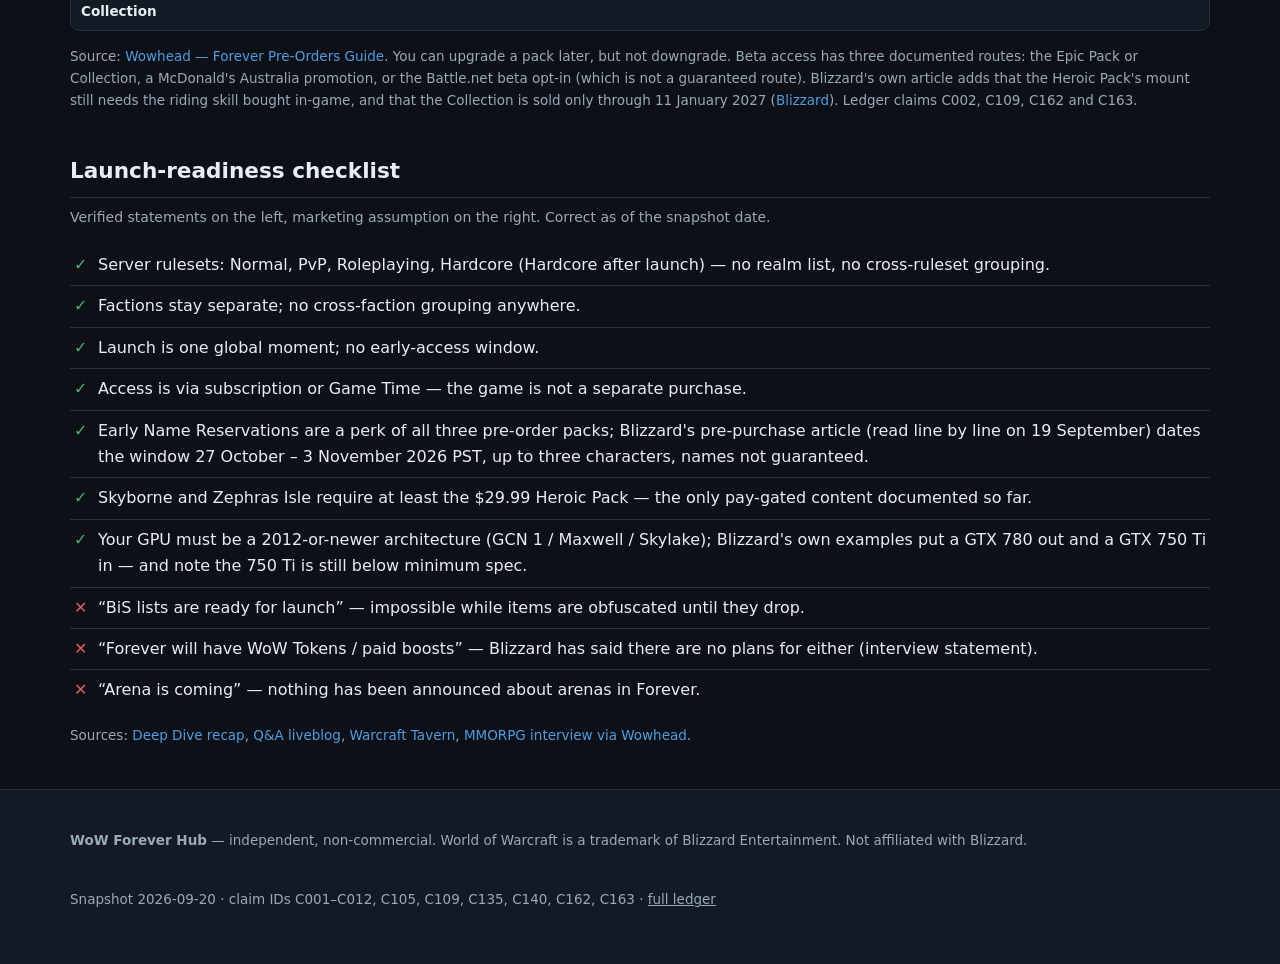
<file: roadmap.html>
<!DOCTYPE html>
<html lang="en">
<head>
<meta charset="utf-8">
<meta name="viewport" content="width=device-width, initial-scale=1">
<title>Forever roadmap — official dates vs estimates | WoW Forever Hub</title>
<meta name="description" content="World of Warcraft: Forever release roadmap with an explicit official-vs-estimate column, plus the beta timeline and the dates on which PvP, BiS and market data become obtainable.">
<meta name="theme-color" content="#0d1117">
<link rel="icon" href="data:image/svg+xml,%3Csvg%20xmlns='http://www.w3.org/2000/svg'%20viewBox='0%200%2064%2064'%3E%3Crect%20width='64'%20height='64'%20rx='12'%20fill='%230d1117'/%3E%3Ctext%20x='32'%20y='42'%20font-family='Georgia,serif'%20font-size='30'%20font-weight='700'%20fill='%23d9a441'%20text-anchor='middle'%3EWF%3C/text%3E%3C/svg%3E">
<meta property="og:type" content="article">
<meta property="og:title" content="Forever roadmap — official dates vs estimates | WoW Forever Hub">
<meta property="og:description" content="World of Warcraft: Forever release roadmap with an explicit official-vs-estimate column, plus the beta timeline and the dates on which PvP, BiS and market data become obtainable.">
<link rel="canonical" href="https://buffedlizard55-lab.github.io/WoWForever/roadmap.html">
<link rel="stylesheet" href="assets/css/style.css">
</head>
<body>
<a class="skip-link" href="#main">Skip to content</a>

<header class="site-header">
  <div class="wrap">
    <a class="brand" href="index.html">
      <span class="mark" aria-hidden="true">WF</span>
      <span>WoW Forever Hub<small>Verified information only</small></span>
    </a>
    <nav class="nav" aria-label="Main">
      <a href="index.html">Home</a>
      <a href="roadmap.html">Roadmap</a>
      <a href="pvp.html">PvP</a>
      <a href="classes.html">Classes</a>
      <a href="class-pvp.html">Class PvP</a>
      <a href="gear.html">Gear / BiS</a>
      <a href="gold.html">Gold</a>
      <a href="addons.html">Add-ons</a>
      <a href="beta.html">Beta log</a>
      <a href="data-api.html">Endpoints</a>
      <a href="site-patterns.html">Site patterns</a>
      <a href="sources.html">Sources</a>
      <a href="method.html">Method</a>
      <a href="work-plan.html">Work plan</a>
    </nav>
  </div>
</header>

<main id="main" class="wrap">

  <div class="hero">
    <p class="eyebrow">Snapshot <span data-snapshot>2026-09-20</span></p>
    <h1>Forever roadmap</h1>
    <p class="lede">
      Blizzard has dated the beta window, the global launch, the first raid unlock, and — in its pre-purchase
      article — the name-reservation and launch-week windows around them. Everything after 9 December exists as
      “later” in Blizzard's own words and as estimates on Wowhead's roadmap.
      This page keeps those two categories apart, because conflating them is how false roadmaps spread.
    </p>
  </div>

  <nav class="toc" aria-label="On this page">
    <h2>On this page</h2>
    <ul>
      <li><a href="#official">Official dates (Blizzard first-party)</a></li>
      <li><a href="#estimates">Estimated content (author: Wowhead, labelled as estimate)</a></li>
      <li><a href="#data">When our data actually becomes obtainable</a></li>
      <li><a href="#legacy">Legacy: the account-wide reward track</a></li>
      <li><a href="#buying">What is free and what is paid</a></li>
      <li><a href="#checklist">Launch-readiness checklist</a></li>
    </ul>
  </nav>

  <section id="official" aria-labelledby="h-official">
    <h2 id="h-official">Official dates <span class="chip official">Official</span></h2>
    <p class="sub">
      Source: Blizzard's <a href="https://news.blizzard.com/en-us/article/24303862/world-of-warcraft-forever-whats-next-panel-recap" rel="noopener">What's Next panel recap</a>
      the <a href="https://worldofwarcraft.blizzard.com/en-us/forever" rel="noopener">Forever product page</a>, and the
      <a href="https://news.blizzard.com/en-us/article/24301508/pre-purchase-world-of-warcraft-forever-upgrades-and-begin-your-next-journey-in-azeroth" rel="noopener">pre-purchase article</a>
      (read line by line on 19 September). Claims C001–C005, C135 and C163 in the ledger.
    </p>
    <div class="table-wrap">
      <table>
        <caption>Official dates (official evidence). Columns: Date, What happens, Exact Blizzard wording / note.</caption>
        <thead>
          <tr><th scope="col">Date</th><th scope="col">What happens</th><th scope="col">Exact Blizzard wording / note</th></tr>
        </thead>
        <tbody>
          <tr>
            <td><strong>12 Sep 2026</strong></td>
            <td>Announced at BlizzCon 2026</td>
            <td>“This is not a mode, a season, or a new version of Classic. It is a promise to keep building this world with the community.”</td>
          </tr>
          <tr>
            <td><strong>17 Sep 2026</strong></td>
            <td>Beta begins, in the hours after the live Q&amp;A</td>
            <td>Blizzard's beta article: level cap starts at 20 and “will be raised to 30 later in the beta”. Week one: Skyborne and Zephras Isle, Hall of Thanes (13–18), Ruins of Lordaeron (15–20), all zone content up to level 20. <span class="srcs"><a class="src" href="https://news.blizzard.com/en-us/article/24304160/the-world-of-warcraft-forever-beta-now-live" rel="noopener">Blizzard</a></span></td>
          </tr>
          <tr>
            <td><strong>During beta (date TBA)</strong></td>
            <td>Further beta waves, then a “Server Slam”</td>
            <td>Blizzard: “Additional zones, dungeons, and the new battleground will open for testing as the beta continues”, and “at a later point during the test period, we'll also open the servers for several hours so that anyone can access the WoW: Forever beta” for a Server Slam. No date published. <span class="srcs"><a class="src" href="https://news.blizzard.com/en-us/article/24304160/the-world-of-warcraft-forever-beta-now-live" rel="noopener">Blizzard</a></span></td>
          </tr>
          <tr>
            <td><strong>20 Oct 2026 (PST)</strong></td>
            <td>Invite-A-Friend Launch Codes start going out by e-mail</td>
            <td>Pre-purchase article: codes “will be delivered by email beginning October 20, 2026, PST” to Heroic (one code), Epic and Collection (three codes) buyers; they “do not include beta access”. <span class="srcs"><a class="src" href="https://news.blizzard.com/en-us/article/24301508/pre-purchase-world-of-warcraft-forever-upgrades-and-begin-your-next-journey-in-azeroth" rel="noopener">Blizzard</a></span></td>
          </tr>
          <tr>
            <td><strong>21 Oct 2026</strong></td>
            <td>Beta ends — “the last full day of testing”</td>
            <td>Full beta window: 17 Sep – 21 Oct 2026, per Blizzard's own beta article.</td>
          </tr>
          <tr>
            <td><strong>27 Oct – 3 Nov 2026 (PST)</strong></td>
            <td>Early Name Reservation window</td>
            <td>Included with any upgrade purchase; up to three characters can be created and customised in advance. Blizzard's caveat: names are reserved “on a first-come, first-served basis” and “Desired names cannot be guaranteed.” <span class="srcs"><a class="src" href="https://news.blizzard.com/en-us/article/24301508/pre-purchase-world-of-warcraft-forever-upgrades-and-begin-your-next-journey-in-azeroth" rel="noopener">Blizzard</a></span></td>
          </tr>
          <tr>
            <td><strong>4 Nov 2026, 3:00 p.m. PST</strong> <span class="small">(23:00 UTC)</span></td>
            <td>Global launch — one worldwide moment, no early access window</td>
            <td>Included with an active WoW subscription or Game Time; pre-purchase packs are optional. Epic and Collection buyers receive 30 days of Game Time from this date. Zone-label note: Blizzard's umbrella page prints the same time as “PDT” in one paragraph and “PST” in another; the recap says PST and PST is the zone in force on 4 November — recorded as <a href="method.html#i-23">I-23</a> (C214). <span class="srcs"><a class="src" href="https://news.blizzard.com/en-us/article/24302093/carve-a-new-path-with-world-of-warcraft-forever" rel="noopener">Blizzard</a></span></td>
          </tr>
          <tr>
            <td><strong>4 – 11 Nov 2026 (PST)</strong></td>
            <td>Launch week: Invite-A-Friend codes let invitees play without a subscription</td>
            <td>Pre-purchase article: eligible invitees can access Forever “without a subscription or game time during the launch-week window”. <span class="srcs"><a class="src" href="https://news.blizzard.com/en-us/article/24301508/pre-purchase-world-of-warcraft-forever-upgrades-and-begin-your-next-journey-in-azeroth" rel="noopener">Blizzard</a></span></td>
          </tr>
          <tr>
            <td><strong>9 Dec 2026</strong></td>
            <td>New raids unlock</td>
            <td>Blizzard: “New raids unlock on December 9.” Barrow Deeps is the max-level 10-player raid and Hyjal Summit the 20-player raid, alongside Onyxia's Lair returning as a 40-player raid. <span class="srcs"><a class="src" href="https://news.blizzard.com/en-us/article/24303862/world-of-warcraft-forever-whats-next-panel-recap" rel="noopener">Blizzard</a><a class="src" href="https://www.wowhead.com/forever/guide/raids-overview-hub-dates-locations" rel="noopener">Wowhead Raids Overview</a></span></td>
          </tr>
          <tr>
            <td><strong>11 Jan 2027</strong></td>
            <td>Last day the Warcraft Forever Collection is sold</td>
            <td>Pre-purchase article: the Collection is “available through January 11, 2027”. A shop date, listed because it is the only Blizzard-dated event after 9 December. <span class="srcs"><a class="src" href="https://news.blizzard.com/en-us/article/24301508/pre-purchase-world-of-warcraft-forever-upgrades-and-begin-your-next-journey-in-azeroth" rel="noopener">Blizzard</a></span></td>
          </tr>
          <tr>
            <td><strong>Later</strong></td>
            <td>More raids, dungeons, PvP updates, world content, quests, Hardcore, a revamped iconic raid, major updates</td>
            <td>Listed as future content with no dates attached.</td>
          </tr>
          <tr>
            <td><strong>Before launch — check your GPU</strong></td>
            <td>Forever drops support for pre-2012 GPU architectures</td>
            <td>Blizzard requires a GPU based on AMD Graphics Core Next 1 (2012), NVIDIA Maxwell (2014) or Intel Skylake (2015) or newer, because the new visual look relies on “RGBA16F UAV support in compute shaders”. Named as compatible: Radeon HD 7850, GeForce GTX 9xx and 750/750 Ti, Intel HD 530 — “still well below the minimum requirements”. Named as unsupported: Radeon HD 6950, GeForce GTX 760/770/780 and GTX 8xxM, Intel HD 6000 (C215). <span class="srcs"><a class="src" href="https://news.blizzard.com/en-us/article/24301512/world-of-warcraft-forever-gpu-requirements" rel="noopener">Blizzard</a></span></td>
          </tr>
        </tbody>
      </table>
    </div>
    <div class="note ok">
      <p><strong>Also reported in the developer Q&amp;A/interviews (secondary sources):</strong> 40-player raids begin with Onyxia's Lair; every raid tier will have at least one 10-player and one 20-player option; raid sizes are fixed at 10, 20 or 40 with no flex and difficulty never scales to the group; the launch raids require no attunement; official gamepad/controller support is in. <span class="srcs"><span class="chip press">Press</span> <a class="src" href="https://www.wowhead.com/forever/news/world-of-warcraft-live-q-a-liveblog-midnight-and-forever-382967" rel="noopener">Wowhead Q&amp;A liveblog</a><a class="src" href="https://kotaku.com/new-things-learned-world-of-warcraft-forever-2000734005" rel="noopener">Kotaku interview</a></span></p>
    </div>
  </section>

  <section id="estimates" aria-labelledby="h-estimates">
    <h2 id="h-estimates">Estimated content <span class="chip guide">Guide analysis</span></h2>
    <p class="sub">
      Wowhead publishes a roadmap table but explicitly warns: “There is limited detail available regarding the exact contents of
      each release… We have done our best here to estimate based on the information currently available.”
      We reproduce the shape of it <strong>as an estimate</strong>, not as fact.
      Source: <a href="https://www.wowhead.com/forever/guide/content-release-roadmap" rel="noopener">Wowhead roadmap</a> (updated 15 Sep 2026).
    </p>
    <div class="table-wrap">
      <table>
        <caption>Treat the “release window” column as a planning aid only. Anything not in the official table above is unconfirmed timing.</caption>
        <thead>
          <tr><th scope="col">Release window (estimate)</th><th scope="col">Contents (estimate)</th><th scope="col">Evidence class</th></tr>
        </thead>
        <tbody>
          <tr>
            <td>4 Nov 2026</td>
            <td>4 new zones, 9 new dungeons, Skyborne race, extra race/class combos, new skills and talents</td>
            <td><span class="chip official">Official</span> for the content; the date is official too</td>
          </tr>
          <tr>
            <td>9 Dec 2026</td>
            <td>Barrow Deeps, Hyjal Summit and Onyxia's Lair</td>
            <td><span class="chip official">Official</span> that raids unlock <span class="srcs"><a class="src" href="https://news.blizzard.com/en-us/article/24303862/world-of-warcraft-forever-whats-next-panel-recap" rel="noopener">Blizzard</a></span>; <span class="chip guide">Guide</span> for Wowhead's specific three-raid list <span class="srcs"><a class="src" href="https://www.wowhead.com/forever/guide/content-release-roadmap" rel="noopener">Wowhead roadmap</a></span></td>
          </tr>
          <tr>
            <td>Winter 2026</td>
            <td>Hardcore mode</td>
            <td><span class="chip guide">Estimate</span> — Blizzard has confirmed Hardcore exists but not a date</td>
          </tr>
          <tr>
            <td>Spring 2027</td>
            <td>2 new raids, 2 new dungeons, new quests and playable area, new legendary questline, PvP season refresh</td>
            <td><span class="chip guide">Estimate</span> — content types are official “later” items</td>
          </tr>
          <tr>
            <td>Summer 2027</td>
            <td>Revamped iconic raid, new raid, expanded world content, PvP season refresh, professions and Legacy updates</td>
            <td><span class="chip guide">Estimate</span></td>
          </tr>
        </tbody>
      </table>
    </div>
    <div class="note caution">
      <p><strong>Why we keep this table separate:</strong> several third-party sites already present Wowhead's estimates as Blizzard dates.
      If a page does not mark estimates, assume its roadmap is unverified.</p>
    </div>
  </section>

  <section id="data" aria-labelledby="h-data">
    <h2 id="h-data">When PvP, BiS and market data actually become obtainable</h2>
    <p class="sub">
      This is the project's own scheduling logic, derived from verified facts. It exists so nobody has to manufacture
      answers in the gaps.
    </p>
    <div class="table-wrap">
      <table>
        <caption>When PvP, BiS and market data actually become obtainable. Columns: Date, New data that becomes observable, What we will publish then.</caption>
        <thead>
          <tr><th scope="col">Date</th><th scope="col">New data that becomes observable</th><th scope="col">What we will publish then</th></tr>
        </thead>
        <tbody>
          <tr>
            <td>Now → early Oct 2026</td>
            <td>Levels 1–20 confirmable in the client: Skyborne and Zephras Isle, Hall of Thanes, Ruins of Lordaeron, talents, racials, early profession recipes, and the first battleground once it opens in beta</td>
            <td>Datamine status changes with confirmation tags; the add-on compatibility log is live on <a href="addons.html">Add-ons</a> and re-checked each session</td>
          </tr>
          <tr>
            <td>~1 Oct → 21 Oct <span class="small">(Wowhead's expectation, not a Blizzard date)</span></td>
            <td>Levels 20–30: second-tier talents and abilities; more dungeon data</td>
            <td>Per-class ability notes marked <span class="chip datamine">Datamine</span>, still no rankings; observation status tracked on <a href="beta.html">Beta log</a></td>
          </tr>
          <tr>
            <td>4 Nov 2026</td>
            <td>Live level 60, live auction houses, live item drop tables</td>
            <td>Verified pre-raid gear sources per dungeon band; market baseline prices per profession</td>
          </tr>
          <tr>
            <td>9 Dec 2026</td>
            <td>Raid loot, tier sets, crafted tier costs, Honor economy in a live season</td>
            <td>First defensible BiS lists and first defensible PvP-value assessments, each with item-level sources</td>
          </tr>
          <tr>
            <td>Post-launch patches</td>
            <td>Each seasonal PvP reset (14 ranks per cycle) and new content drops</td>
            <td>Diffed market catalysts and updated tier assessments</td>
          </tr>
        </tbody>
      </table>
    </div>
    <p class="small">
      Underlying facts: beta caps (Wowhead beta guide), item obfuscation and no Dungeon Journal (MMORPG interview via Wowhead),
      raid unlock date (Blizzard), seasonal 14-rank PvP track (Kotaku interview via Wowhead), beta content waves (Blizzard beta article), raid sizing and attunements (Wowhead summary of the But Why Tho? interview).
    </p>
    <div class="note">
      <p><strong>Two design policies that change planning.</strong> The interview reports Blizzard saying it does not plan content that becomes
      permanently unavailable and that every raid boss keeps rare chase items, so an old tier is not abandoned when a new
      one arrives. <span class="srcs"><a class="src" href="https://www.sportskeeda.com/mmo/news-they-might-reasons-welcome-forsaken-wow-forevers-kris-zierhut-michael-nuthals-visiting-gilneas-what-ifs-exclusive" rel="noopener">Sportskeeda interview</a></span>
      And the reverse discipline: a designer's wish for a Caverns of Time battleground, or for Gilneas and Uldum as future
      zones, is recorded in the ledger as <span class="chip pending">Not announced</span> (C140) — those are personal
      “what ifs”, given with the caveat that they are “nothing to be promising”.</p>
    </div>
  </section>

  <section id="legacy" aria-labelledby="h-legacy">
    <h2 id="h-legacy">Legacy: the account-wide reward track <span class="chip datamine">Datamine</span></h2>
    <p class="sub">
      Legacy is Forever's long-term progression: you complete achievement-style goals across the whole game and spend the
      points on permanent, account-wide perks. The reward track below was datamined by Wowhead, which marks it as subject to change.
    </p>
    <div class="table-wrap">
      <table class="compact">
        <caption>Datamined Legacy reward track (Wowhead, 17 September 2026). Wowhead notes the final versions will likely be adjusted before launch.</caption>
        <thead><tr><th scope="col">Legacy points</th><th scope="col">Reward</th><th scope="col">Type</th></tr></thead>
        <tbody>
          <tr><td class="mono">15</td><td>Replica Ironforge Air Rifle</td><td>Toy — you and other owners can stun each other; it keeps score</td></tr>
          <tr><td class="mono">25</td><td>Spectral Bear Cub</td><td>Companion pet</td></tr>
          <tr><td class="mono">40</td><td>Spectral Bear Tabard</td><td>Cosmetic tabard</td></tr>
          <tr><td class="mono">55</td><td>Reins of the Spectral Bear</td><td>Epic mount, 100% increased speed</td></tr>
        </tbody>
      </table>
    </div>
    <p class="small">
      All four are claimed from <strong>Innkeeper Wiley in Ratchet</strong>. Sources:
      <a href="https://www.wowhead.com/forever/news/pvp-and-legacy-system-rewards-in-world-of-warcraft-forever-382959" rel="noopener">Wowhead — PvP and Legacy System Rewards</a>,
      <a href="https://www.wowhead.com/forever/guide/legacy-system-overview-rewards" rel="noopener">Wowhead — Legacy System Overview</a>.
      Ledger claim C105. The perk trees themselves (Professions, Adventure, Resourcefulness; 16 points spendable at launch out of up to 65 earnable)
      come from Blizzard's Deep Dive recap and Wowhead's earn-methods datamine.
    </p>
    <div class="note caution">
      <p><strong>Why the mount matters:</strong> riding training is the main gold sink and mounts are not free at level 40, so a
      <em>free epic mount</em> at 55 Legacy points is a major convenience reward on the track — and a reason to check
      Legacy point sources early rather than late.</p>
    </div>
  </section>

  <section id="buying" aria-labelledby="h-buying">
    <h2 id="h-buying">What is free and what is paid <span class="chip guide">Guide-sourced</span></h2>
    <p class="sub">
      Decision-relevant for anyone planning a group: Forever is not a separate purchase, but one race is behind a paywall.
      Contents below come from Wowhead's pre-order guide, written against patch 1.60.1.
    </p>
    <div class="table-wrap">
      <table class="compact">
        <caption>What is free and what is paid (guide-sourced). Columns: Pack, Price, Notable contents.</caption>
        <thead><tr><th scope="col">Pack</th><th scope="col">Price</th><th scope="col">Notable contents</th></tr></thead>
        <tbody>
          <tr><td><strong>Subscription</strong></td><td>Included</td><td>Forever itself, all four zones except Zephras Isle, all nine dungeons, PvP, professions.</td></tr>
          <tr><td><strong>Skyborne Heroic Pack</strong></td><td>$29.99</td><td>Skyborne race and Zephras Isle starting experience, mount, transmog set, toy, housing decor, Early Name Reservations, 1× Invite-A-Friend code.</td></tr>
          <tr><td><strong>Skyborne Epic Pack</strong></td><td>$59.99</td><td>Everything above plus beta access, a second mount and transmog set, four pets, two tabards, 30 days of Game Time, 3× Invite-A-Friend codes.</td></tr>
          <tr><td><strong>Warcraft Forever Collection</strong></td><td>$79.99</td><td>Everything above plus Warcraft III Reforged: Forsaken Kingdom and figurine decor.</td></tr>
        </tbody>
      </table>
    </div>
    <p class="small">
      Source: <a href="https://www.wowhead.com/forever/guide/pre-order-packs-rewards" rel="noopener">Wowhead — Forever Pre-Orders Guide</a>.
      You can upgrade a pack later, but not downgrade. Beta access has three documented routes: the Epic Pack or Collection, a McDonald's
      Australia promotion, or the Battle.net beta opt-in (which is not a guaranteed route). Blizzard's own article adds that the Heroic
      Pack's mount still needs the riding skill bought in-game, and that the Collection is sold only through 11 January 2027
      (<a href="https://news.blizzard.com/en-us/article/24301508/pre-purchase-world-of-warcraft-forever-upgrades-and-begin-your-next-journey-in-azeroth" rel="noopener">Blizzard</a>).
      Ledger claims C002, C109, C162 and C163.
    </p>
  </section>

  <section id="checklist" aria-labelledby="h-check">
    <h2 id="h-check">Launch-readiness checklist</h2>
    <p class="sub">Verified statements on the left, marketing assumption on the right. Correct as of the snapshot date.</p>
    <ul class="checklist">
      <li>Server rulesets: Normal, PvP, Roleplaying, Hardcore (Hardcore after launch) — no realm list, no cross-ruleset grouping.</li>
      <li>Factions stay separate; no cross-faction grouping anywhere.</li>
      <li>Launch is one global moment; no early-access window.</li>
      <li>Access is via subscription or Game Time — the game is not a separate purchase.</li>
      <li>Early Name Reservations are a perk of all three pre-order packs; Blizzard's pre-purchase article (read line by line on 19 September) dates the window 27 October – 3 November 2026 PST, up to three characters, names not guaranteed.</li>
      <li>Skyborne and Zephras Isle require at least the $29.99 Heroic Pack — the only pay-gated content documented so far.</li>
      <li>Your GPU must be a 2012-or-newer architecture (GCN 1 / Maxwell / Skylake); Blizzard's own examples put a GTX 780 out and a GTX 750 Ti in — and note the 750 Ti is still below minimum spec.</li>
      <li class="x">“BiS lists are ready for launch” — impossible while items are obfuscated until they drop.</li>
      <li class="x">“Forever will have WoW Tokens / paid boosts” — Blizzard has said there are no plans for either (interview statement).</li>
      <li class="x">“Arena is coming” — nothing has been announced about arenas in Forever.</li>
    </ul>
    <p class="small">
      Sources: <a href="https://news.blizzard.com/en-us/article/24303313/world-of-warcraft-forever-deep-dive-panel-recap" rel="noopener">Deep Dive recap</a>,
      <a href="https://www.wowhead.com/forever/news/world-of-warcraft-live-q-a-liveblog-midnight-and-forever-382967" rel="noopener">Q&amp;A liveblog</a>,
      <a href="https://www.warcrafttavern.com/forever/news/wow-forever-no-plans-for-wow-token-or-character-boosts/" rel="noopener">Warcraft Tavern</a>,
      <a href="https://www.wowhead.com/forever/news/increased-bank-space-raid-items-hidden-until-it-drops-mmorpg-interview-on-wow-382960" rel="noopener">MMORPG interview via Wowhead</a>.
    </p>
  </section>

</main>

<footer class="site-footer">
  <div class="wrap">
    <p><strong>WoW Forever Hub</strong> — independent, non-commercial. World of Warcraft is a trademark of Blizzard Entertainment. Not affiliated with Blizzard.</p>
    <p>Snapshot <span data-snapshot>2026-09-20</span> · claim IDs C001–C012, C105, C109, C135, C140, C162, C163 · <a href="sources.html">full ledger</a></p>
  </div>
</footer>

<script src="assets/js/site.js"></script>
</body>
</html>
</file>
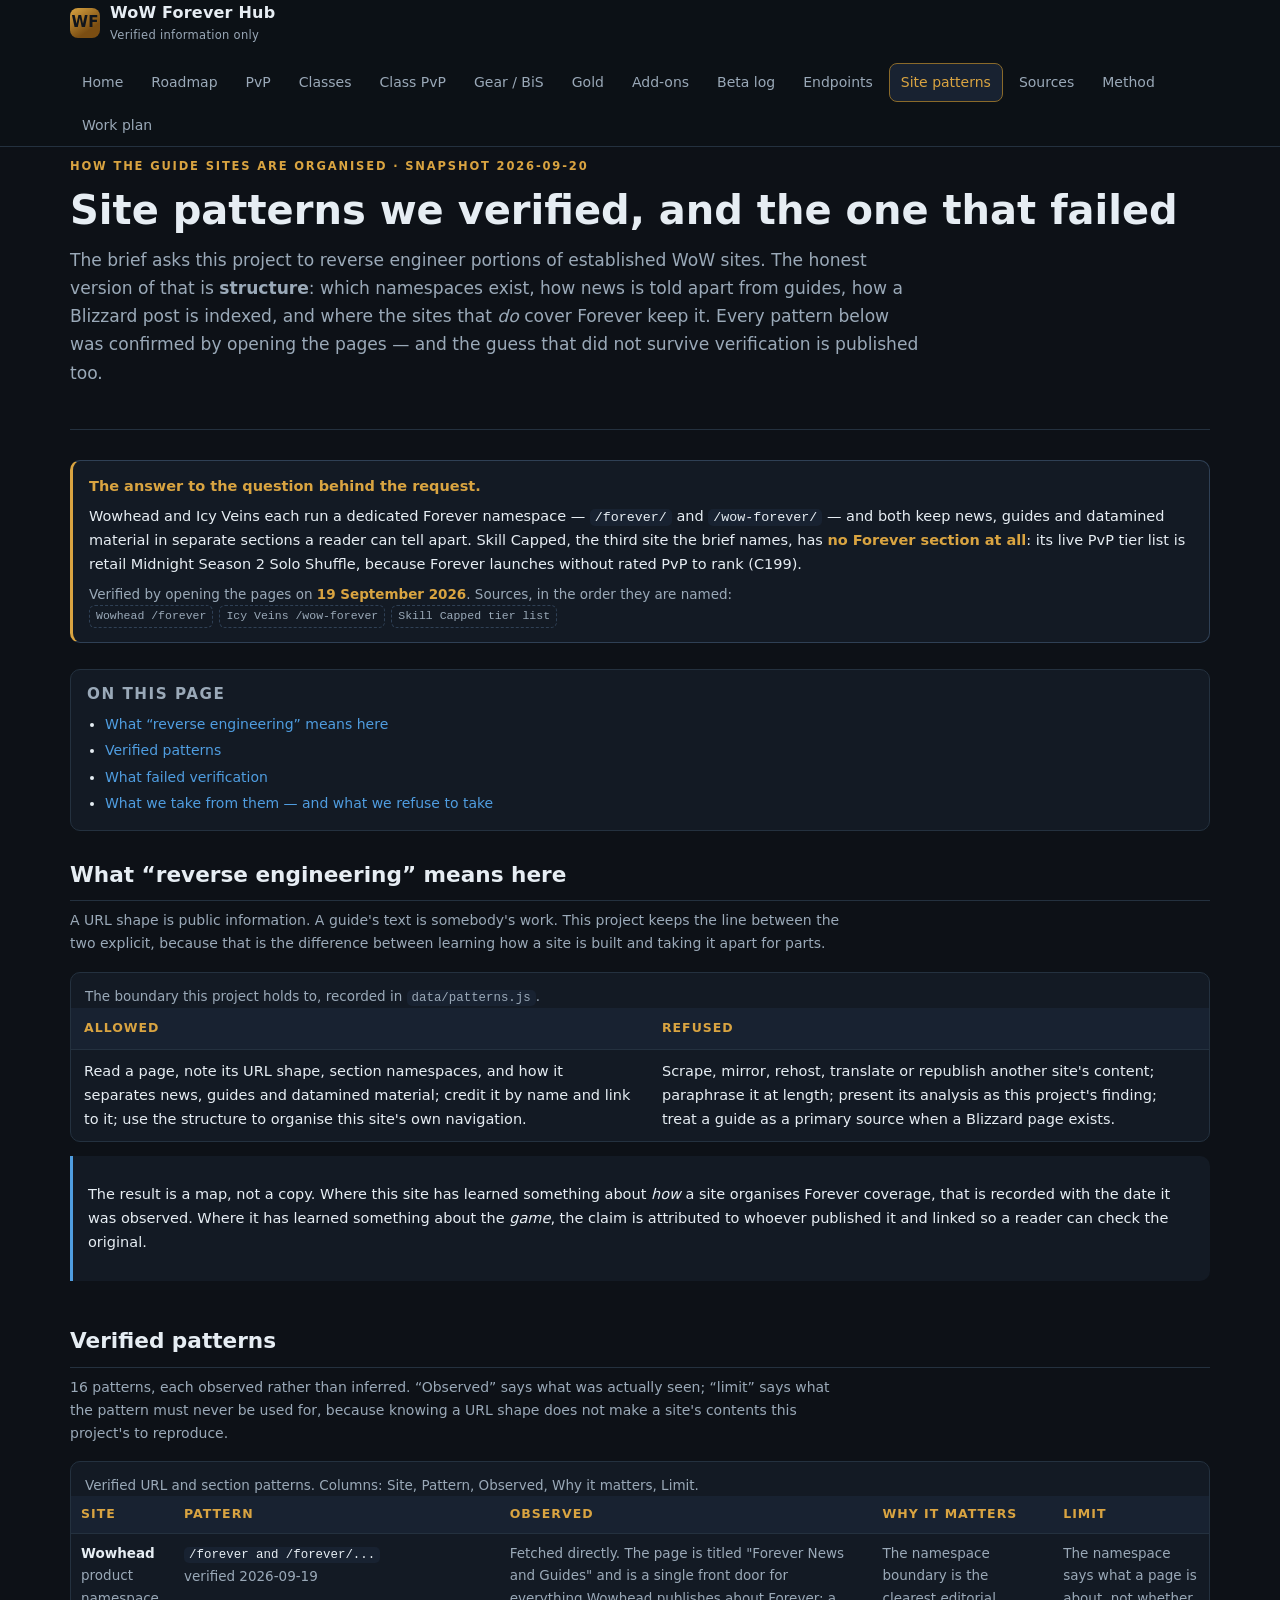
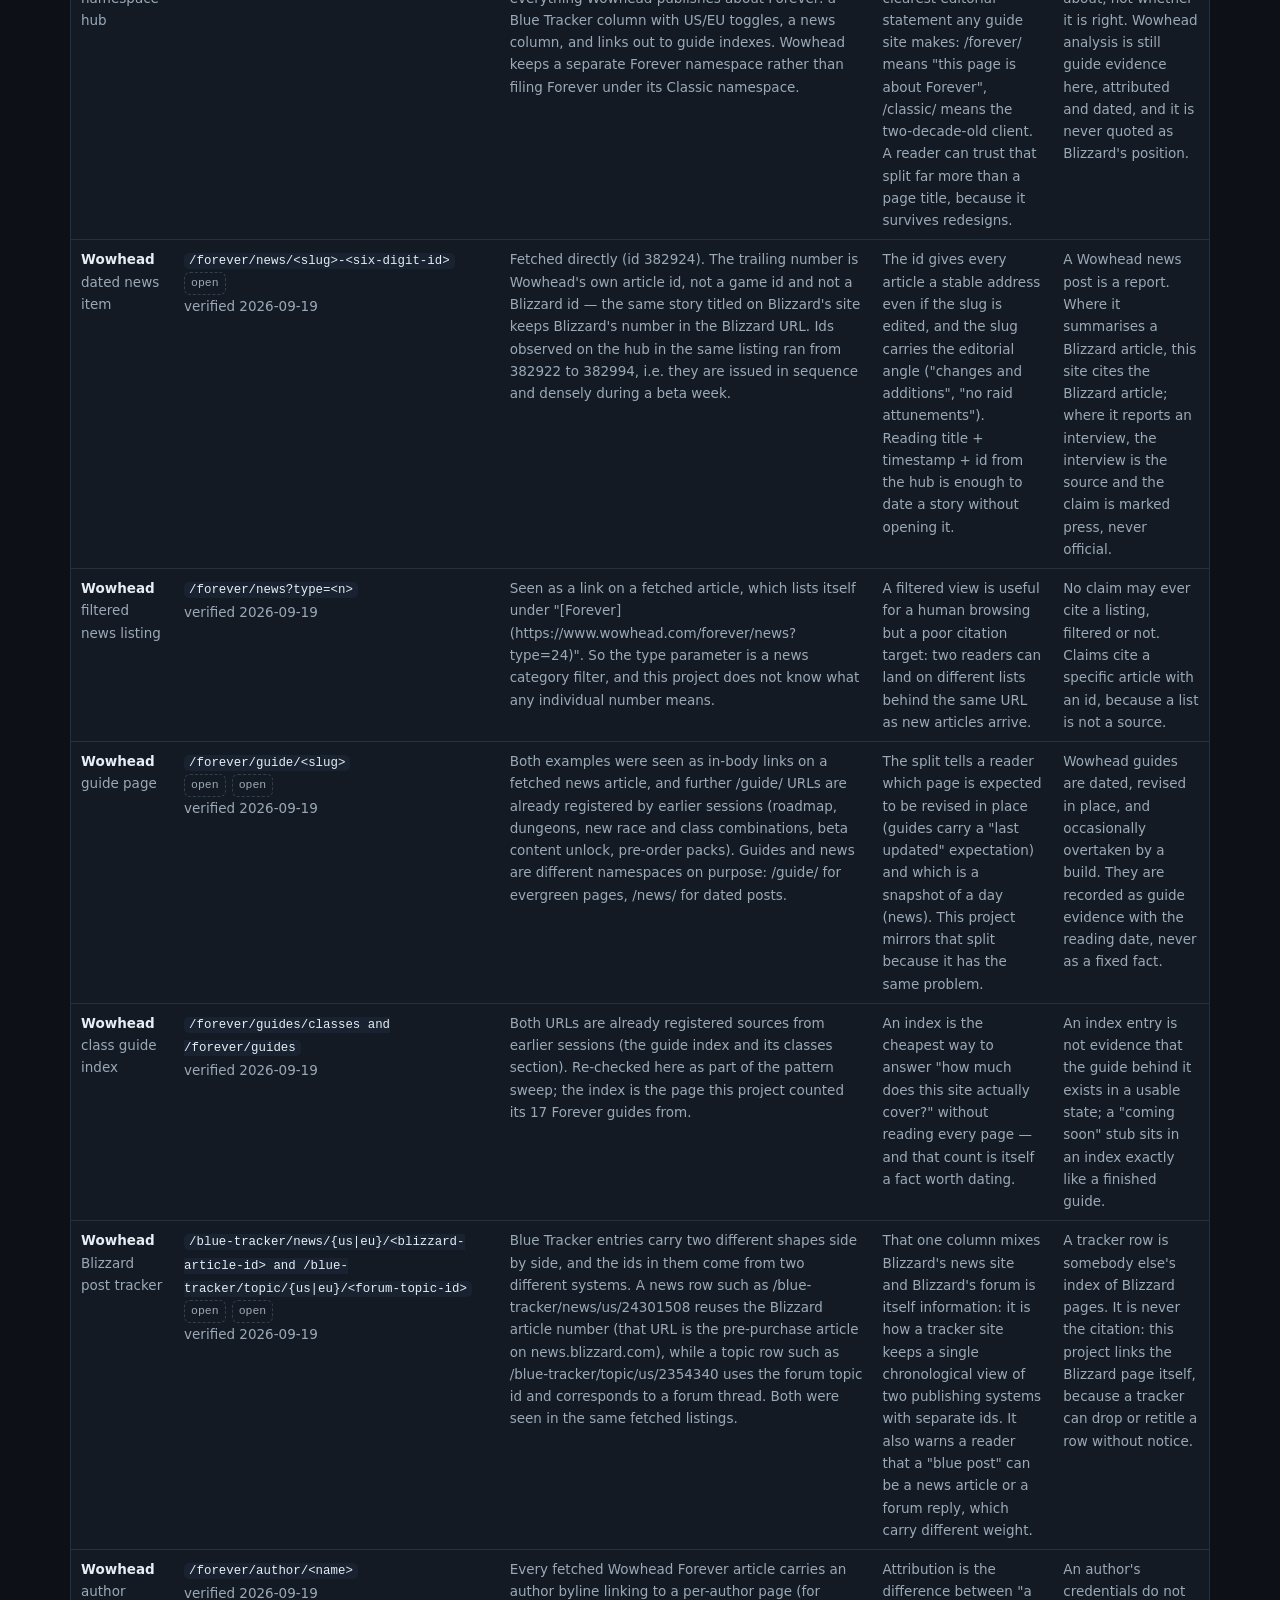
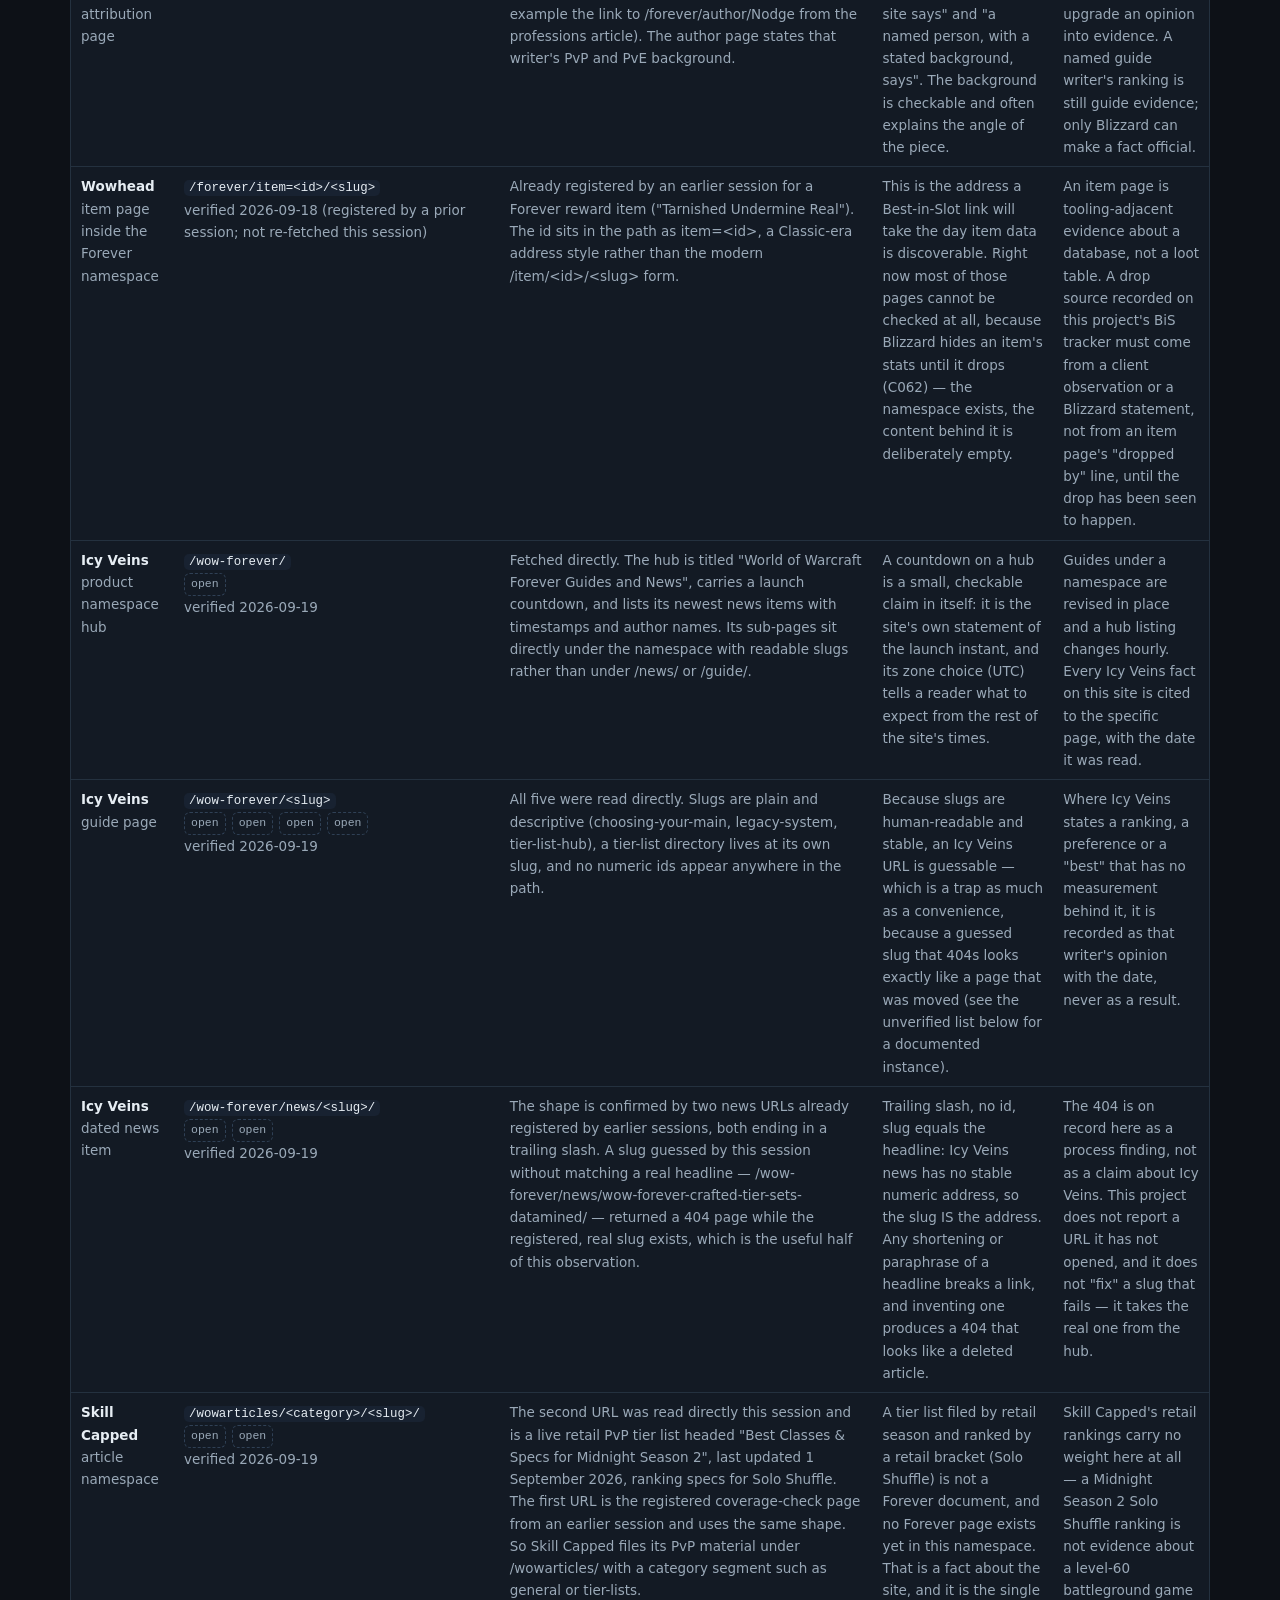
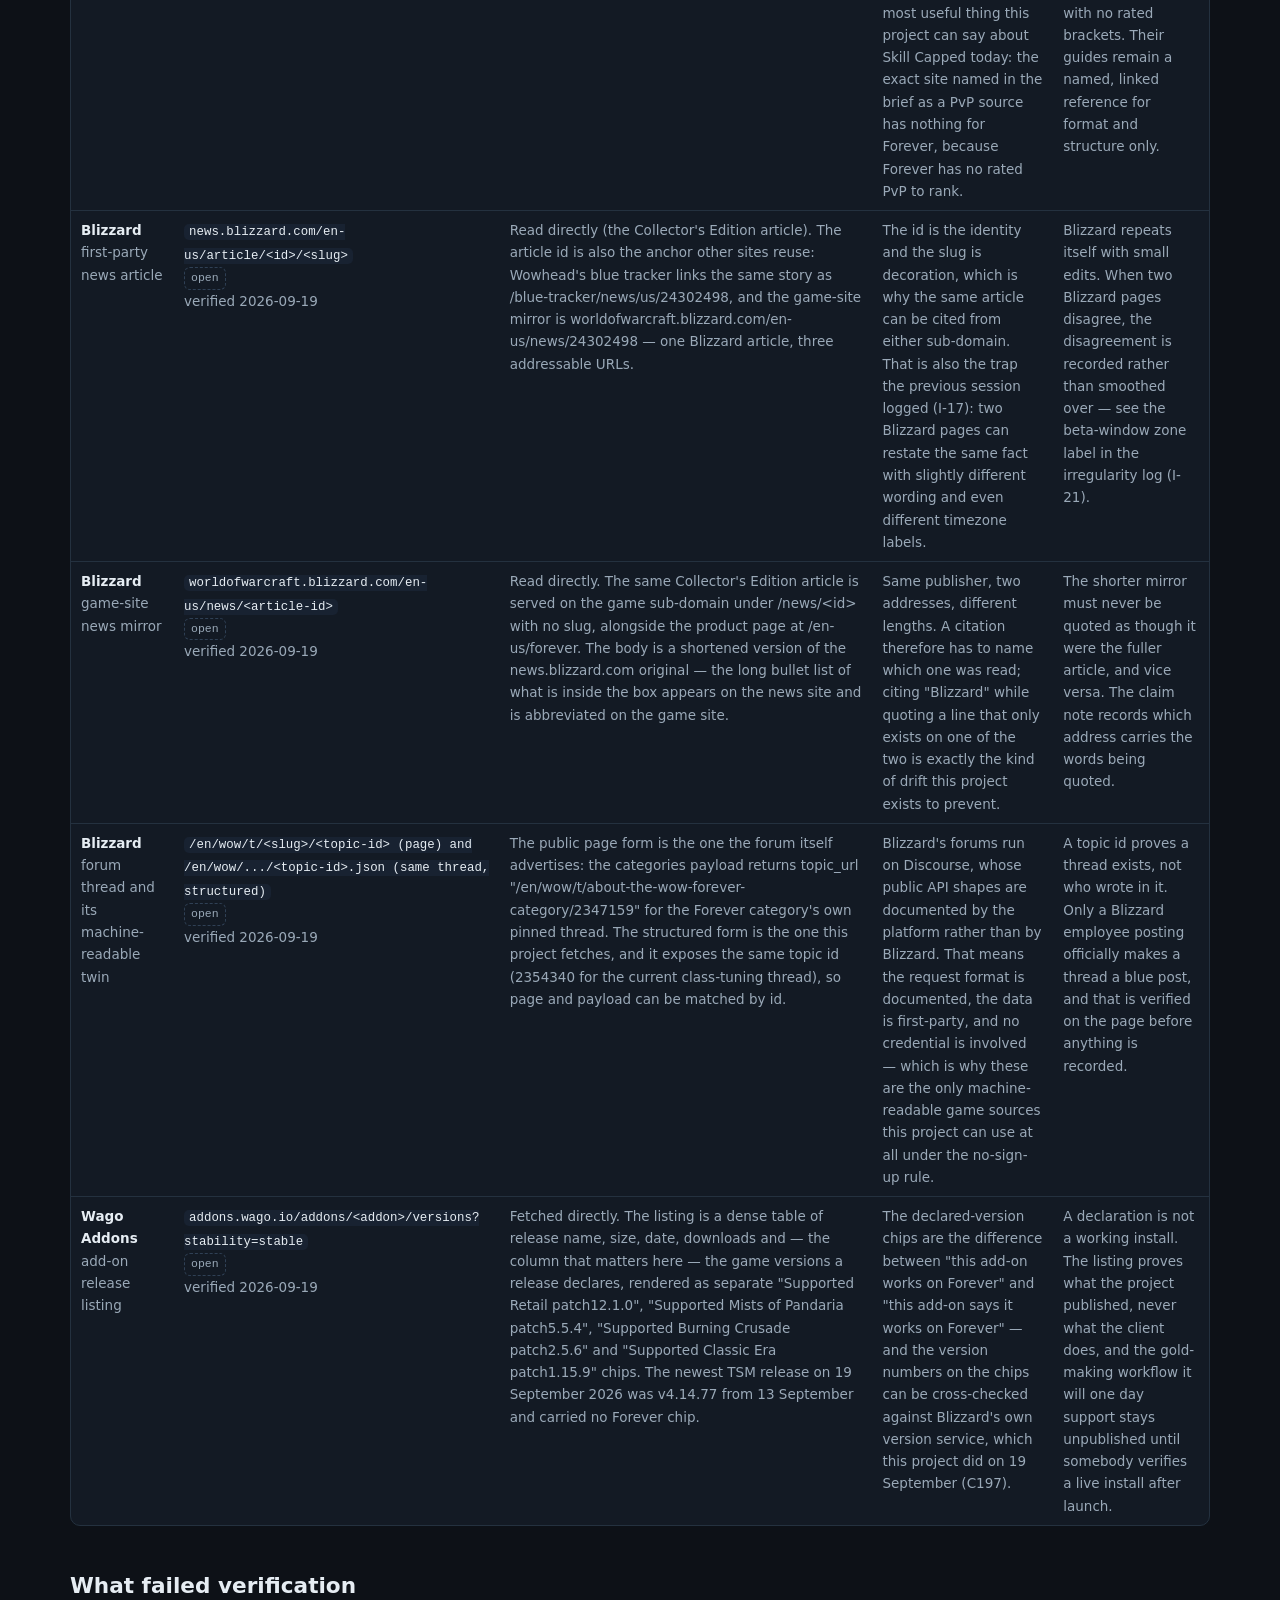
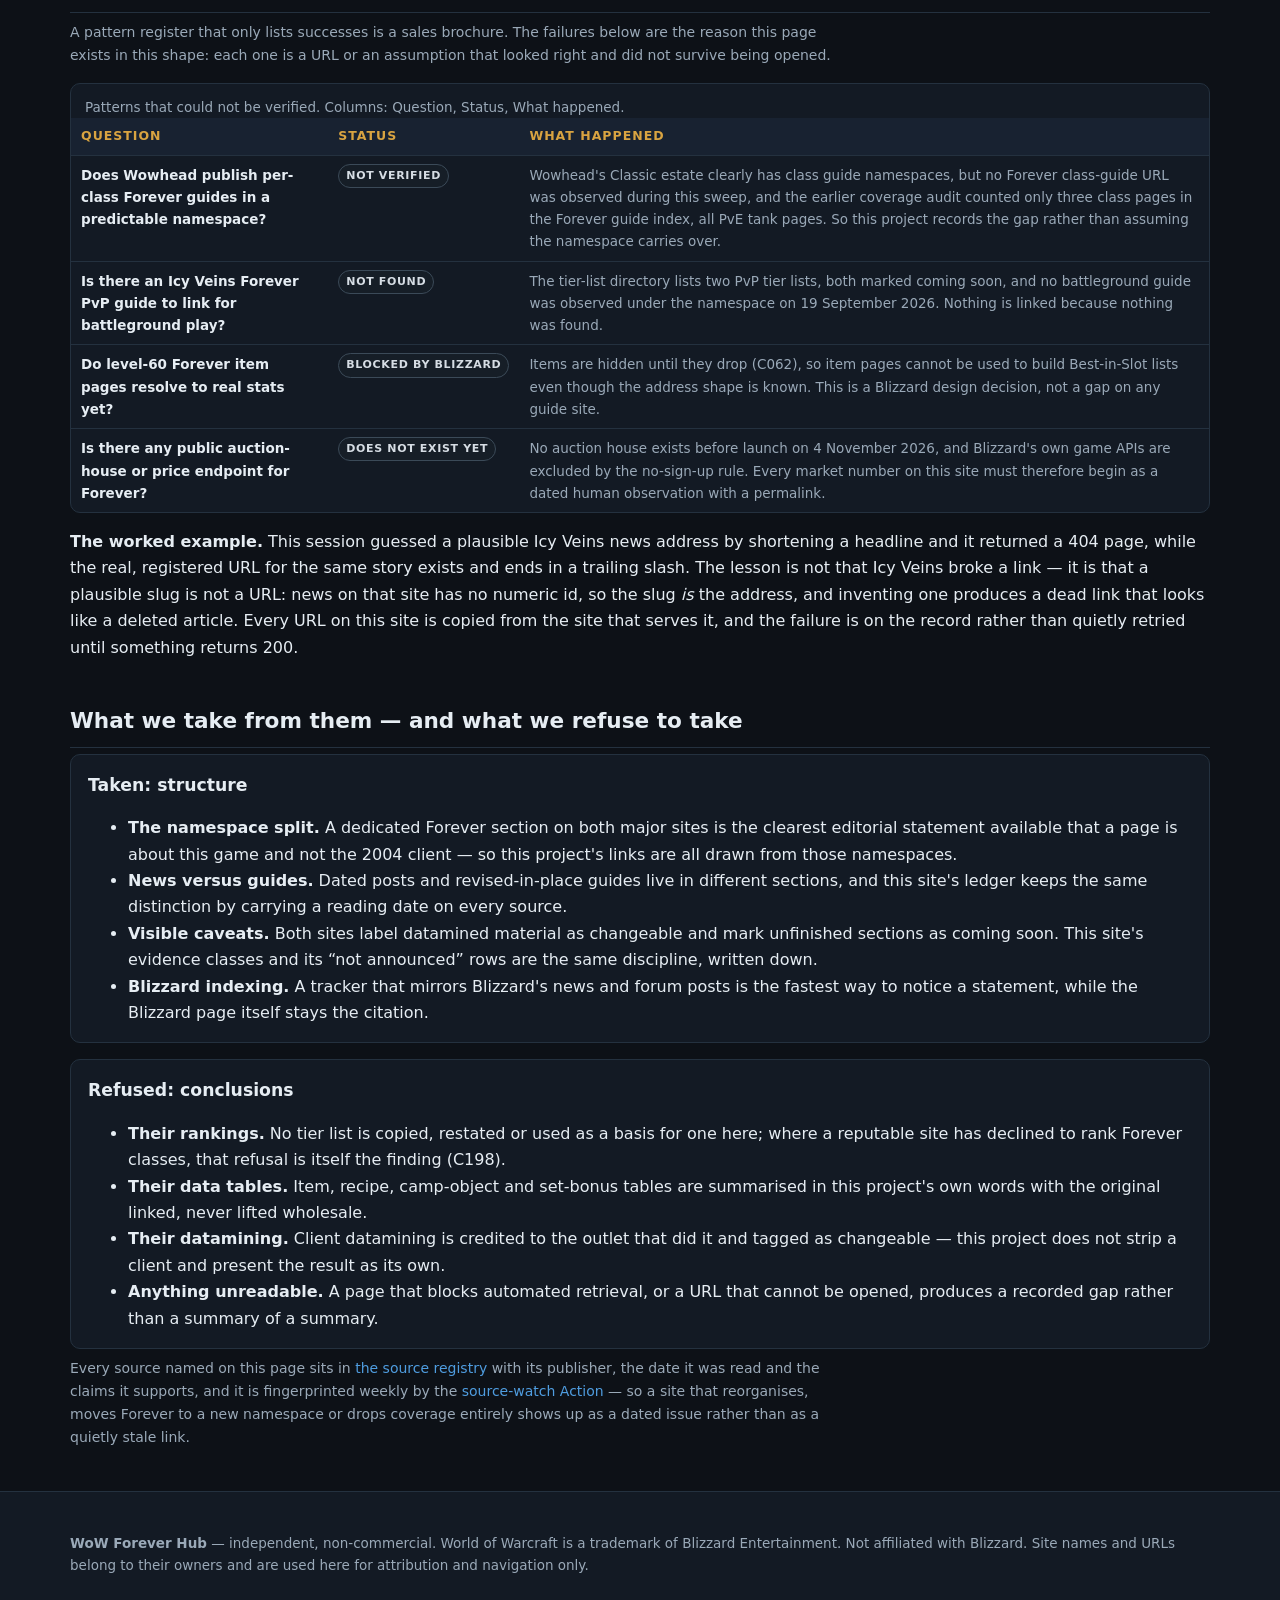
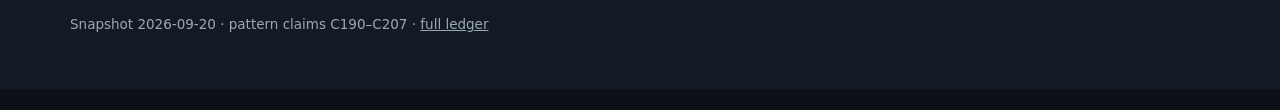
<file: site-patterns.html>
<!DOCTYPE html>
<html lang="en">
<head>
<meta charset="utf-8">
<meta name="viewport" content="width=device-width, initial-scale=1">
<title>Site patterns we verified (Wowhead, Icy Veins, Skill Capped) | WoW Forever Hub</title>
<meta name="description" content="The public URL and section patterns this project verified by hand on Wowhead, Icy Veins, Skill Capped, Wago and Blizzard pages — what was observed, what it is used for, and the pattern that failed verification.">
<meta name="theme-color" content="#0d1117">
<link rel="icon" href="data:image/svg+xml,%3Csvg%20xmlns='http://www.w3.org/2000/svg'%20viewBox='0%200%2064%2064'%3E%3Crect%20width='64'%20height='64'%20rx='12'%20fill='%230d1117'/%3E%3Ctext%20x='32'%20y='42'%20font-family='Georgia,serif'%20font-size='30'%20font-weight='700'%20fill='%23d9a441'%20text-anchor='middle'%3EWF%3C/text%3E%3C/svg%3E">
<meta property="og:type" content="article">
<meta property="og:title" content="Site patterns we verified (Wowhead, Icy Veins, Skill Capped) | WoW Forever Hub">
<meta property="og:description" content="Verified URL and section patterns from the WoW guide sites that cover Forever — structure only, observed and dated, with the failures recorded too.">
<link rel="canonical" href="https://buffedlizard55-lab.github.io/WoWForever/site-patterns.html">
<link rel="stylesheet" href="assets/css/style.css">
</head>
<body>
<a class="skip-link" href="#main">Skip to content</a>

<header class="site-header">
  <div class="wrap">
    <a class="brand" href="index.html">
      <span class="mark" aria-hidden="true">WF</span>
      <span>WoW Forever Hub<small>Verified information only</small></span>
    </a>
    <nav class="nav" aria-label="Main">
      <a href="index.html">Home</a>
      <a href="roadmap.html">Roadmap</a>
      <a href="pvp.html">PvP</a>
      <a href="classes.html">Classes</a>
      <a href="class-pvp.html">Class PvP</a>
      <a href="gear.html">Gear / BiS</a>
      <a href="gold.html">Gold</a>
      <a href="addons.html">Add-ons</a>
      <a href="beta.html">Beta log</a>
      <a href="data-api.html">Endpoints</a>
      <a href="site-patterns.html">Site patterns</a>
      <a href="sources.html">Sources</a>
      <a href="method.html">Method</a>
      <a href="work-plan.html">Work plan</a>
    </nav>
  </div>
</header>

<main id="main" class="wrap">

  <div class="hero">
    <p class="eyebrow">How the guide sites are organised · snapshot <span data-snapshot>2026-09-20</span></p>
    <h1>Site patterns we verified, and the one that failed</h1>
    <p class="lede">
      The brief asks this project to reverse engineer portions of established WoW sites. The honest version of that is
      <strong>structure</strong>: which namespaces exist, how news is told apart from guides, how a Blizzard post is indexed,
      and where the sites that <em>do</em> cover Forever keep it. Every pattern below was confirmed by opening the pages —
      and the guess that did not survive verification is published too.
    </p>
  </div>

  <div class="banner">
    <strong>The answer to the question behind the request.</strong>
    <p>
      Wowhead and Icy Veins each run a dedicated Forever namespace — <code>/forever/</code> and <code>/wow-forever/</code> —
      and both keep news, guides and datamined material in separate sections a reader can tell apart. Skill Capped, the third
      site the brief names, has <strong>no Forever section at all</strong>: its live PvP tier list is retail Midnight Season 2
      Solo Shuffle, because Forever launches without rated PvP to rank (C199).
    </p>
    <p class="small">
      Verified by opening the pages on <strong>19 September 2026</strong>. Sources, in the order they are named:
      <span class="srcs"><a class="src" href="https://www.wowhead.com/forever" rel="noopener">Wowhead /forever</a><a class="src" href="https://www.icy-veins.com/wow-forever/" rel="noopener">Icy Veins /wow-forever</a><a class="src" href="https://www.skill-capped.com/wowarticles/tier-lists/solo-shuffle/" rel="noopener">Skill Capped tier list</a></span>
    </p>
  </div>

  <nav class="toc" aria-label="On this page">
    <h2>On this page</h2>
    <ul>
      <li><a href="#rules">What “reverse engineering” means here</a></li>
      <li><a href="#patterns">Verified patterns</a></li>
      <li><a href="#failed">What failed verification</a></li>
      <li><a href="#reading">What we take from them — and what we refuse to take</a></li>
    </ul>
  </nav>

  <section id="rules" aria-labelledby="h-rules">
    <h2 id="h-rules">What “reverse engineering” means here</h2>
    <p class="sub">
      A URL shape is public information. A guide's text is somebody's work. This project keeps the line between the two
      explicit, because that is the difference between learning how a site is built and taking it apart for parts.
    </p>
    <div class="table-wrap">
      <table>
        <caption>The boundary this project holds to, recorded in <code>data/patterns.js</code>.</caption>
        <thead><tr><th scope="col">Allowed</th><th scope="col">Refused</th></tr></thead>
        <tbody>
          <tr>
            <td>Read a page, note its URL shape, section namespaces, and how it separates news, guides and datamined material; credit it by name and link to it; use the structure to organise this site's own navigation.</td>
            <td>Scrape, mirror, rehost, translate or republish another site's content; paraphrase it at length; present its analysis as this project's finding; treat a guide as a primary source when a Blizzard page exists.</td>
          </tr>
        </tbody>
      </table>
    </div>
    <div class="note">
      <p>
        The result is a map, not a copy. Where this site has learned something about <em>how</em> a site organises Forever
        coverage, that is recorded with the date it was observed. Where it has learned something about the <em>game</em>, the
        claim is attributed to whoever published it and linked so a reader can check the original.
      </p>
    </div>
  </section>

  <section id="patterns" aria-labelledby="h-patterns">
    <h2 id="h-patterns">Verified patterns</h2>
    <p class="sub">
      <span data-count="patterns">16</span> patterns, each observed rather than inferred. “Observed” says what was actually
      seen; “limit” says what the pattern must never be used for, because knowing a URL shape does not make a site's contents
      this project's to reproduce.
    </p>
    <div class="table-wrap">
      <table class="compact" id="patternTable">
        <caption>Verified URL and section patterns. Columns: Site, Pattern, Observed, Why it matters, Limit.</caption>
        <thead>
          <tr><th scope="col">Site</th><th scope="col">Pattern</th><th scope="col">Observed</th><th scope="col">Why it matters</th><th scope="col">Limit</th></tr>
        </thead>
        <tbody></tbody>
      </table>
    </div>
  </section>

  <section id="failed" aria-labelledby="h-failed">
    <h2 id="h-failed">What failed verification</h2>
    <p class="sub">
      A pattern register that only lists successes is a sales brochure. The failures below are the reason this page exists in
      this shape: each one is a URL or an assumption that looked right and did not survive being opened.
    </p>
    <div class="table-wrap">
      <table class="compact" id="failedTable">
        <caption>Patterns that could not be verified. Columns: Question, Status, What happened.</caption>
        <thead>
          <tr><th scope="col">Question</th><th scope="col">Status</th><th scope="col">What happened</th></tr>
        </thead>
        <tbody></tbody>
      </table>
    </div>
    <div class="caution">
      <p>
        <strong>The worked example.</strong> This session guessed a plausible Icy Veins news address by shortening a headline
        and it returned a 404 page, while the real, registered URL for the same story exists and ends in a trailing slash. The
        lesson is not that Icy Veins broke a link — it is that a plausible slug is not a URL: news on that site has no numeric id,
        so the slug <em>is</em> the address, and inventing one produces a dead link that looks like a deleted article. Every URL
        on this site is copied from the site that serves it, and the failure is on the record rather than quietly retried until
        something returns 200.
      </p>
    </div>
  </section>

  <section id="reading" aria-labelledby="h-reading">
    <h2 id="h-reading">What we take from them — and what we refuse to take</h2>
    <div class="grid">
      <div class="card">
        <h3>Taken: structure</h3>
        <ul>
          <li><strong>The namespace split.</strong> A dedicated Forever section on both major sites is the clearest editorial statement available that a page is about this game and not the 2004 client — so this project's links are all drawn from those namespaces.</li>
          <li><strong>News versus guides.</strong> Dated posts and revised-in-place guides live in different sections, and this site's ledger keeps the same distinction by carrying a reading date on every source.</li>
          <li><strong>Visible caveats.</strong> Both sites label datamined material as changeable and mark unfinished sections as coming soon. This site's evidence classes and its “not announced” rows are the same discipline, written down.</li>
          <li><strong>Blizzard indexing.</strong> A tracker that mirrors Blizzard's news and forum posts is the fastest way to notice a statement, while the Blizzard page itself stays the citation.</li>
        </ul>
      </div>
      <div class="card">
        <h3>Refused: conclusions</h3>
        <ul>
          <li><strong>Their rankings.</strong> No tier list is copied, restated or used as a basis for one here; where a reputable site has declined to rank Forever classes, that refusal is itself the finding (C198).</li>
          <li><strong>Their data tables.</strong> Item, recipe, camp-object and set-bonus tables are summarised in this project's own words with the original linked, never lifted wholesale.</li>
          <li><strong>Their datamining.</strong> Client datamining is credited to the outlet that did it and tagged as changeable — this project does not strip a client and present the result as its own.</li>
          <li><strong>Anything unreadable.</strong> A page that blocks automated retrieval, or a URL that cannot be opened, produces a recorded gap rather than a summary of a summary.</li>
        </ul>
      </div>
    </div>
    <p class="sub">
      Every source named on this page sits in <a href="sources.html#sources">the source registry</a> with its publisher, the
      date it was read and the claims it supports, and it is fingerprinted weekly by the
      <a href="work-plan.html#decisions">source-watch Action</a> — so a site that reorganises, moves Forever to a new
      namespace or drops coverage entirely shows up as a dated issue rather than as a quietly stale link.
    </p>
  </section>

</main>

<footer class="site-footer">
  <div class="wrap">
    <p><strong>WoW Forever Hub</strong> — independent, non-commercial. World of Warcraft is a trademark of Blizzard Entertainment. Not affiliated with Blizzard. Site names and URLs belong to their owners and are used here for attribution and navigation only.</p>
    <p>Snapshot <span data-snapshot>2026-09-20</span> · pattern claims C190–C207 · <a href="sources.html#claims">full ledger</a></p>
  </div>
</footer>

<script src="data/sources.js"></script>
<script src="data/patterns.js"></script>
<script>
(function () {
  'use strict';

  function esc(s) {
    return String(s == null ? '' : s).replace(/&/g, '&amp;').replace(/</g, '&lt;').replace(/>/g, '&gt;').replace(/"/g, '&quot;');
  }
  function links(list) {
    if (!list || !list.length) return '';
    return '<br><span class="srcs">' + list.map(function (u) {
      return '<a class="src" href="' + esc(u) + '" rel="noopener">open</a>';
    }).join(' ') + '</span>';
  }

  var body = document.querySelector('#patternTable tbody');
  if (body && window.WOWF_PATTERNS) {
    body.innerHTML = window.WOWF_PATTERNS.map(function (p) {
      var hay = (p.site + ' ' + p.kind + ' ' + p.pattern + ' ' + p.observed + ' ' + p.use).toLowerCase();
      return '<tr data-search="' + esc(hay) + '" data-site="' + esc(p.site) + '">' +
        '<td><strong>' + esc(p.site) + '</strong><br><span class="small">' + esc(p.kind) + '</span></td>' +
        '<td><code>' + esc(p.pattern) + '</code>' + links(p.examples) +
          '<br><span class="small">verified ' + esc(p.verified) + '</span></td>' +
        '<td class="small">' + esc(p.observed) + '</td>' +
        '<td class="small">' + esc(p.reading) + '</td>' +
        '<td class="small">' + esc(p.limit) + '</td>' +
      '</tr>';
    }).join('');
  }

  var fbody = document.querySelector('#failedTable tbody');
  if (fbody && window.WOWF_PATTERNS_UNVERIFIED) {
    fbody.innerHTML = window.WOWF_PATTERNS_UNVERIFIED.map(function (u) {
      return '<tr data-status="' + esc(u.status) + '">' +
        '<td><strong>' + esc(u.question) + '</strong></td>' +
        '<td><span class="chip pending">' + esc(u.status) + '</span></td>' +
        '<td class="small">' + esc(u.note) + '</td>' +
      '</tr>';
    }).join('');
  }
})();
</script>
<script src="assets/js/site.js"></script>
</body>
</html>
</file>
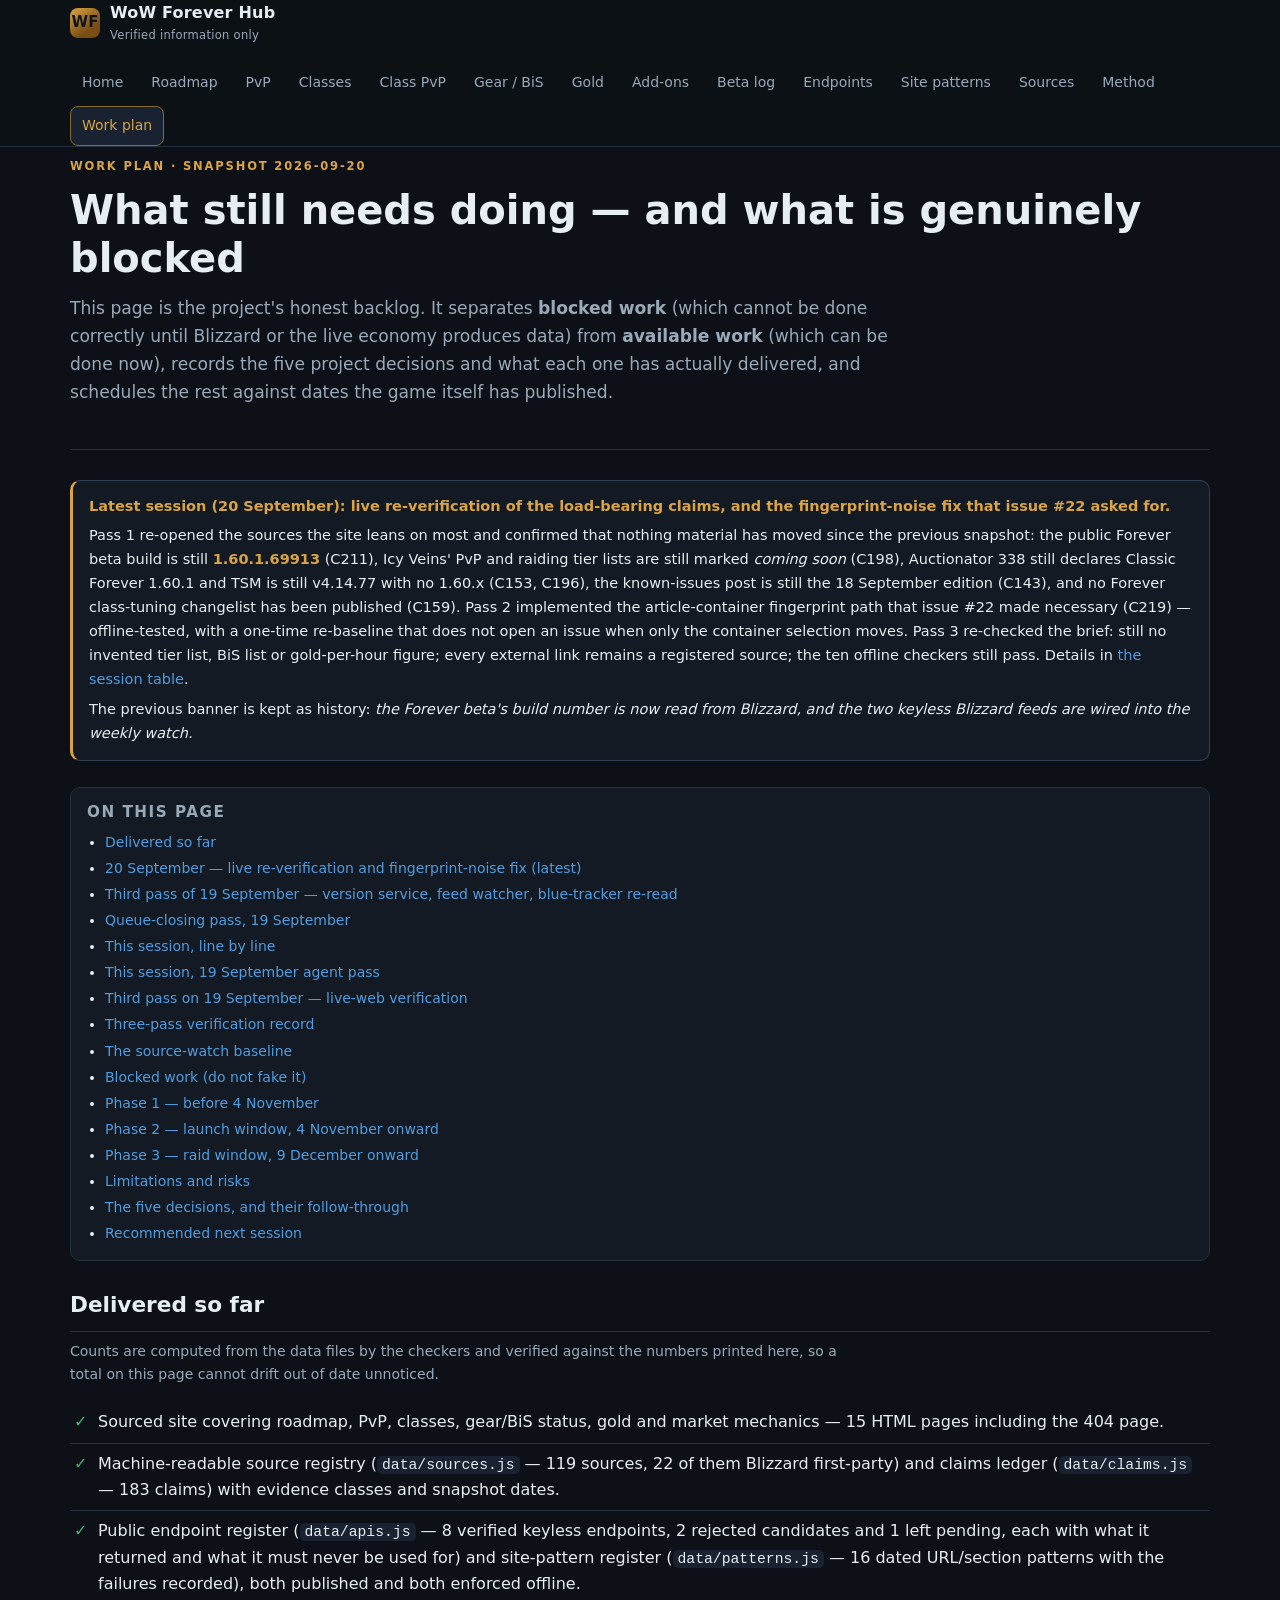
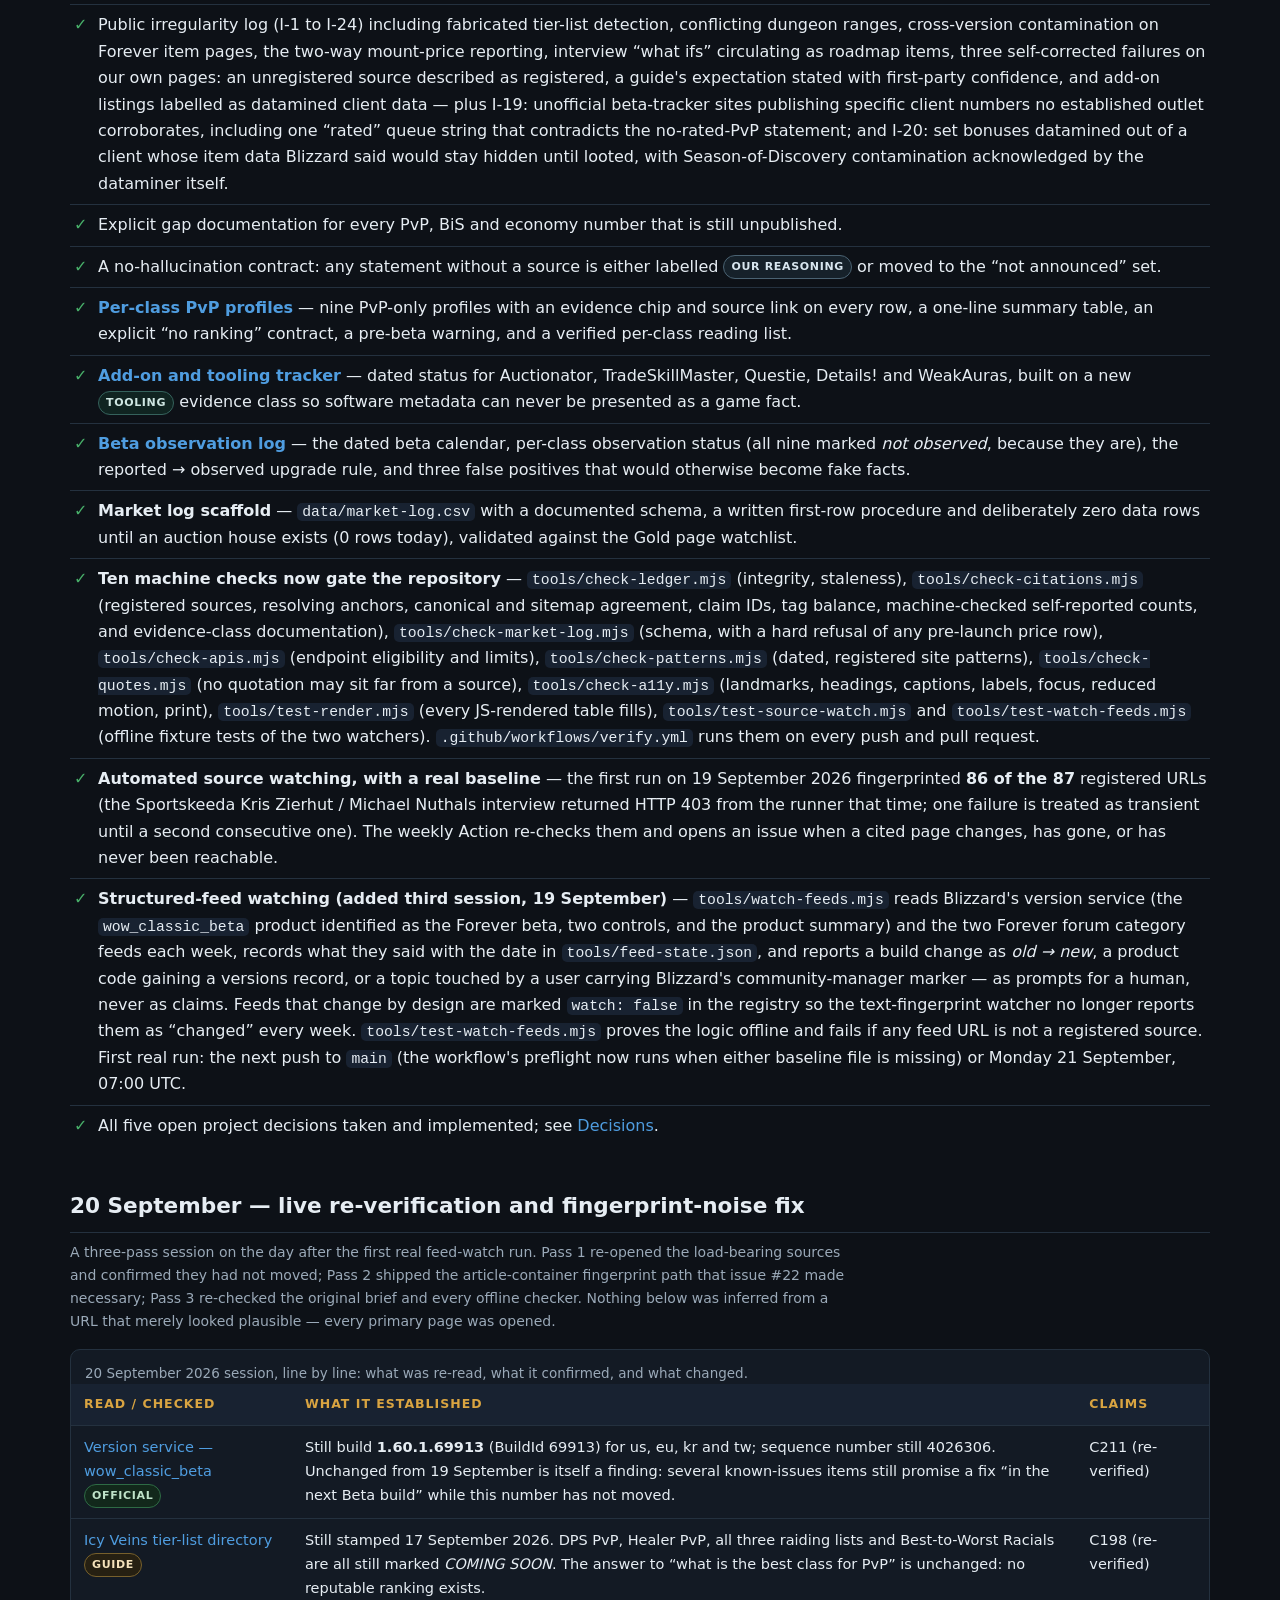
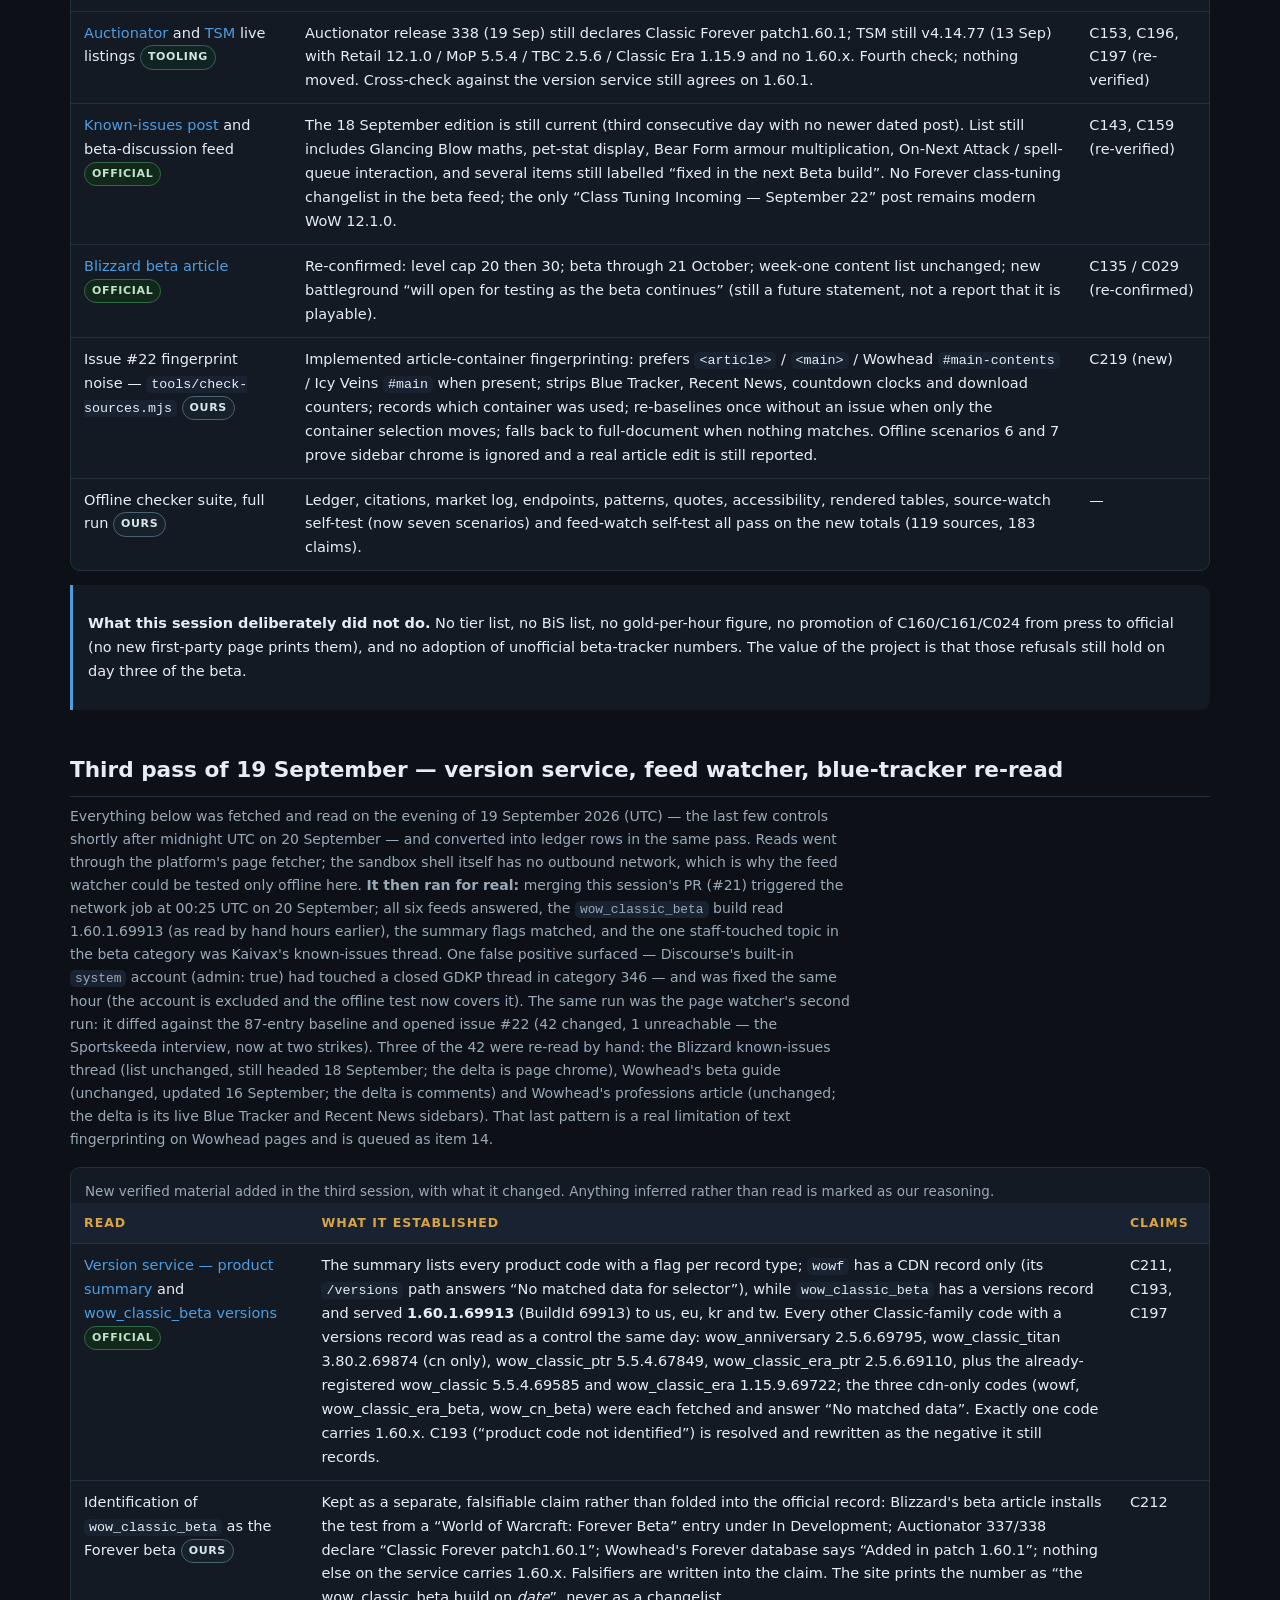
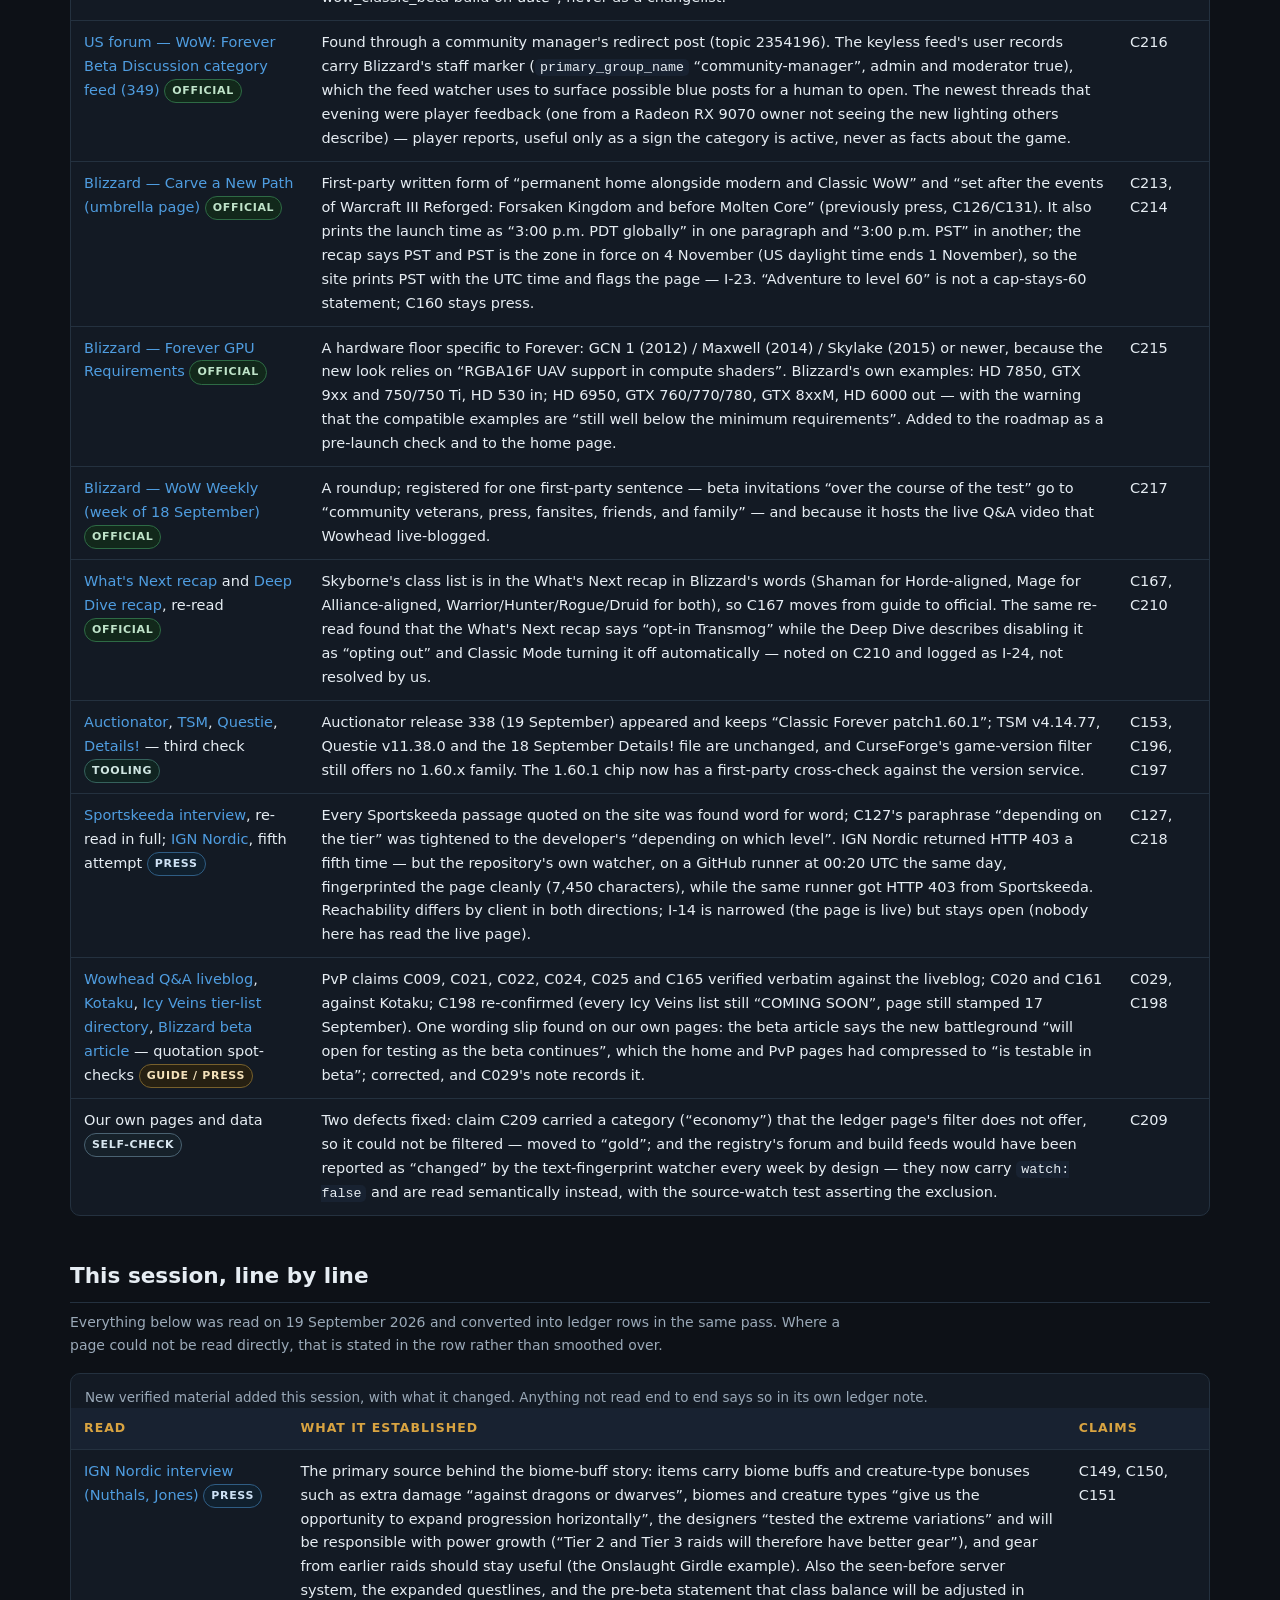
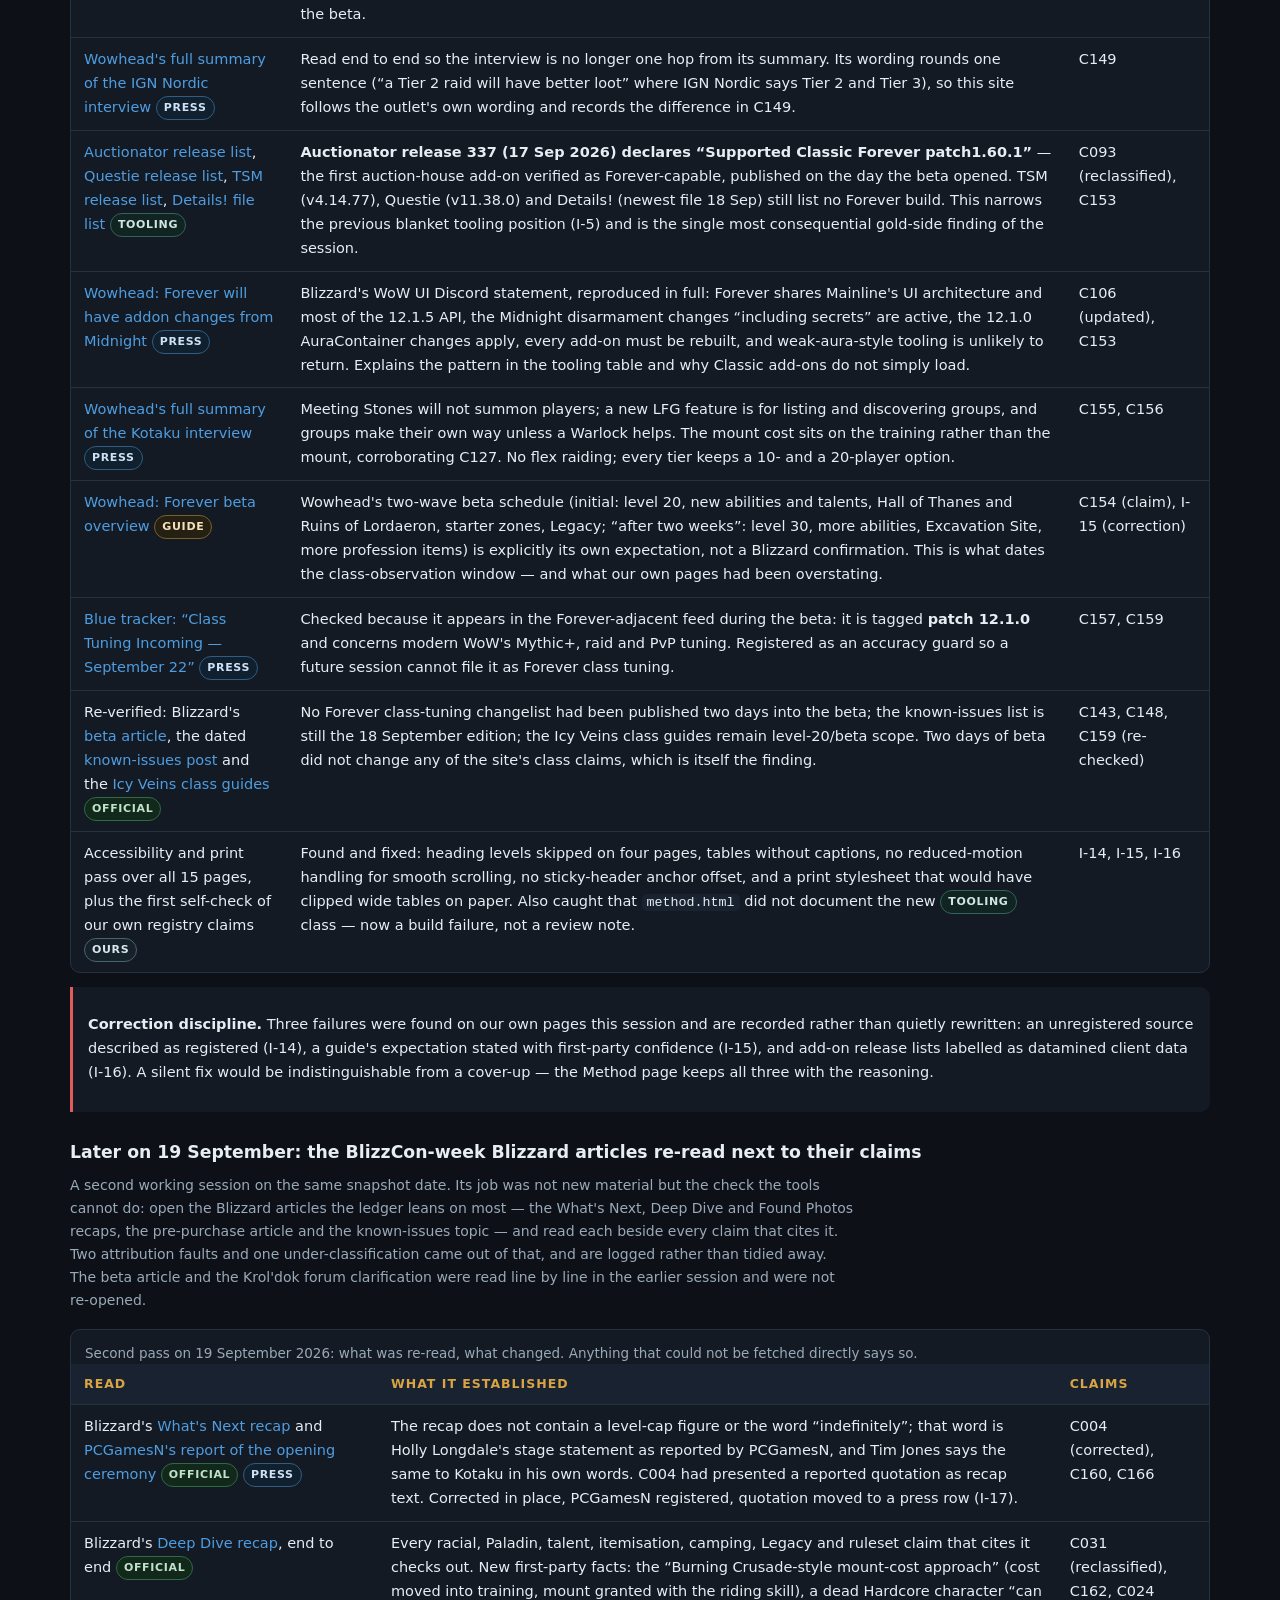
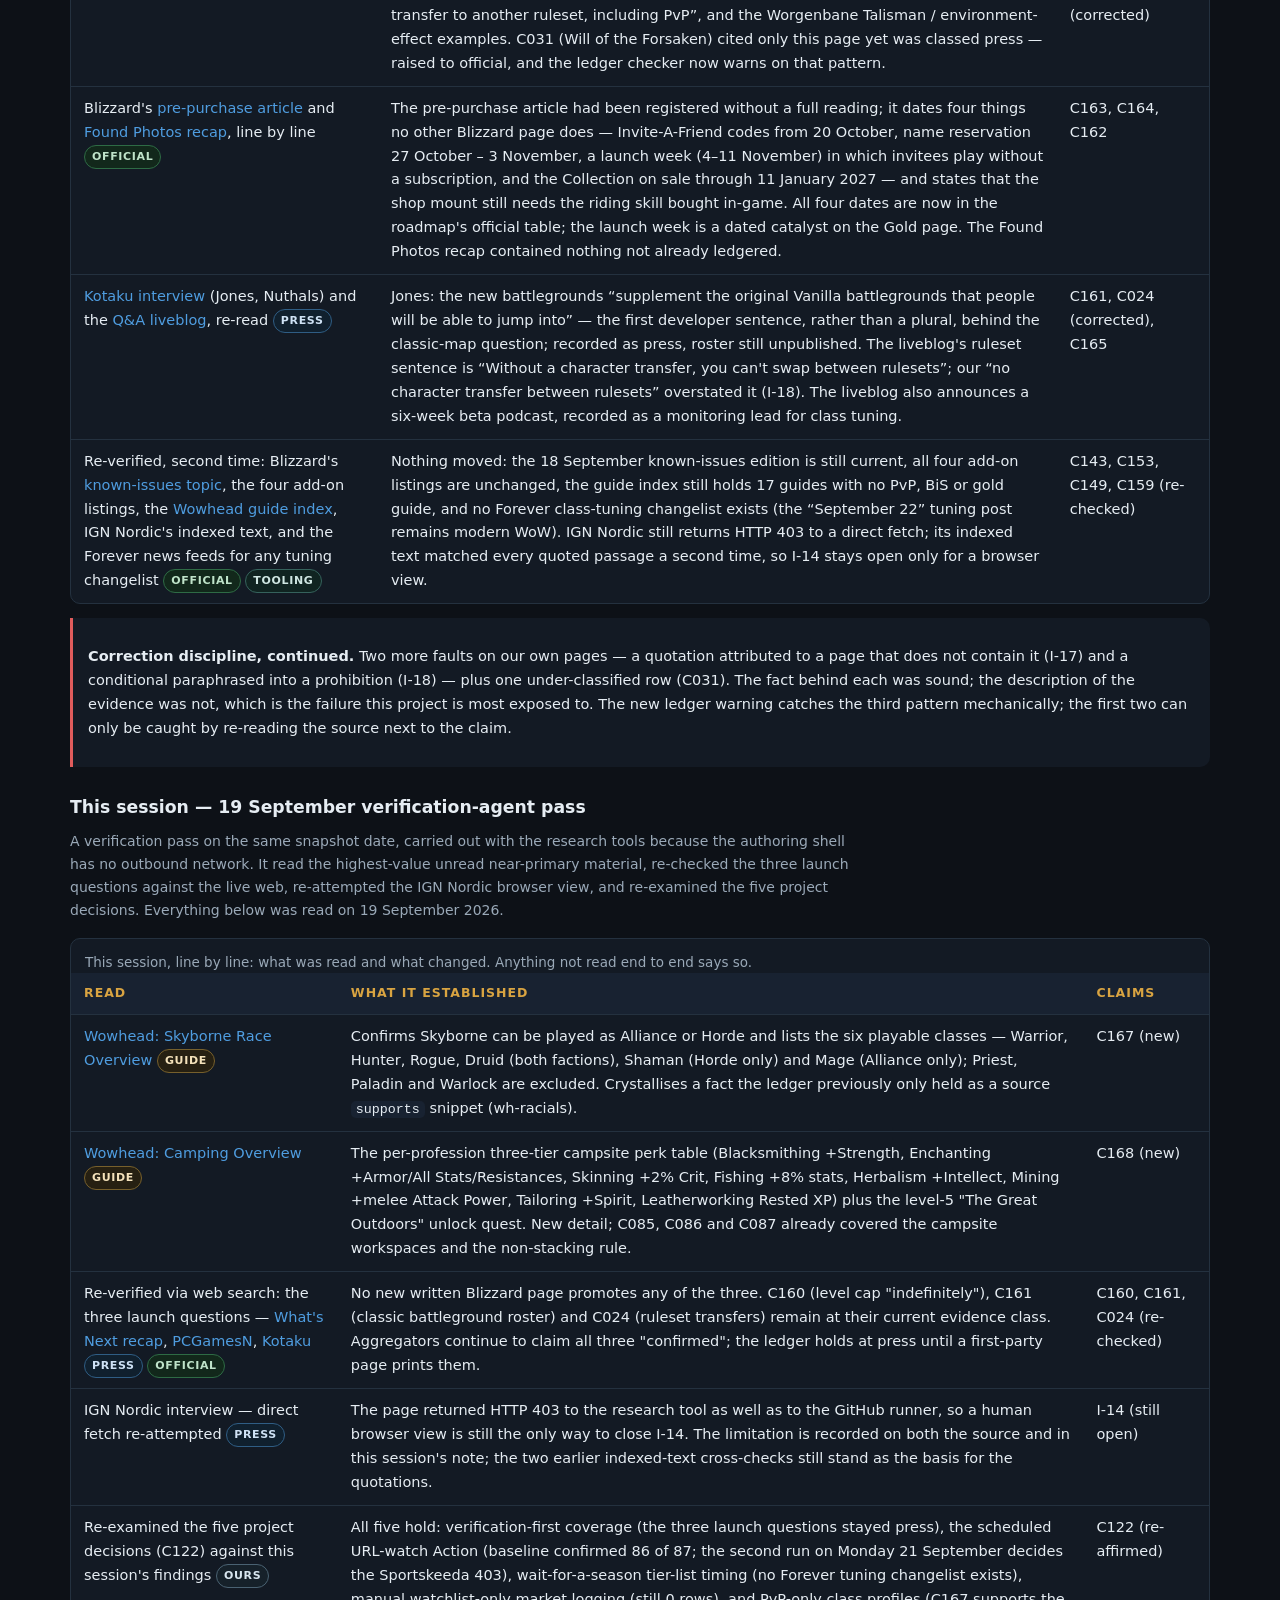
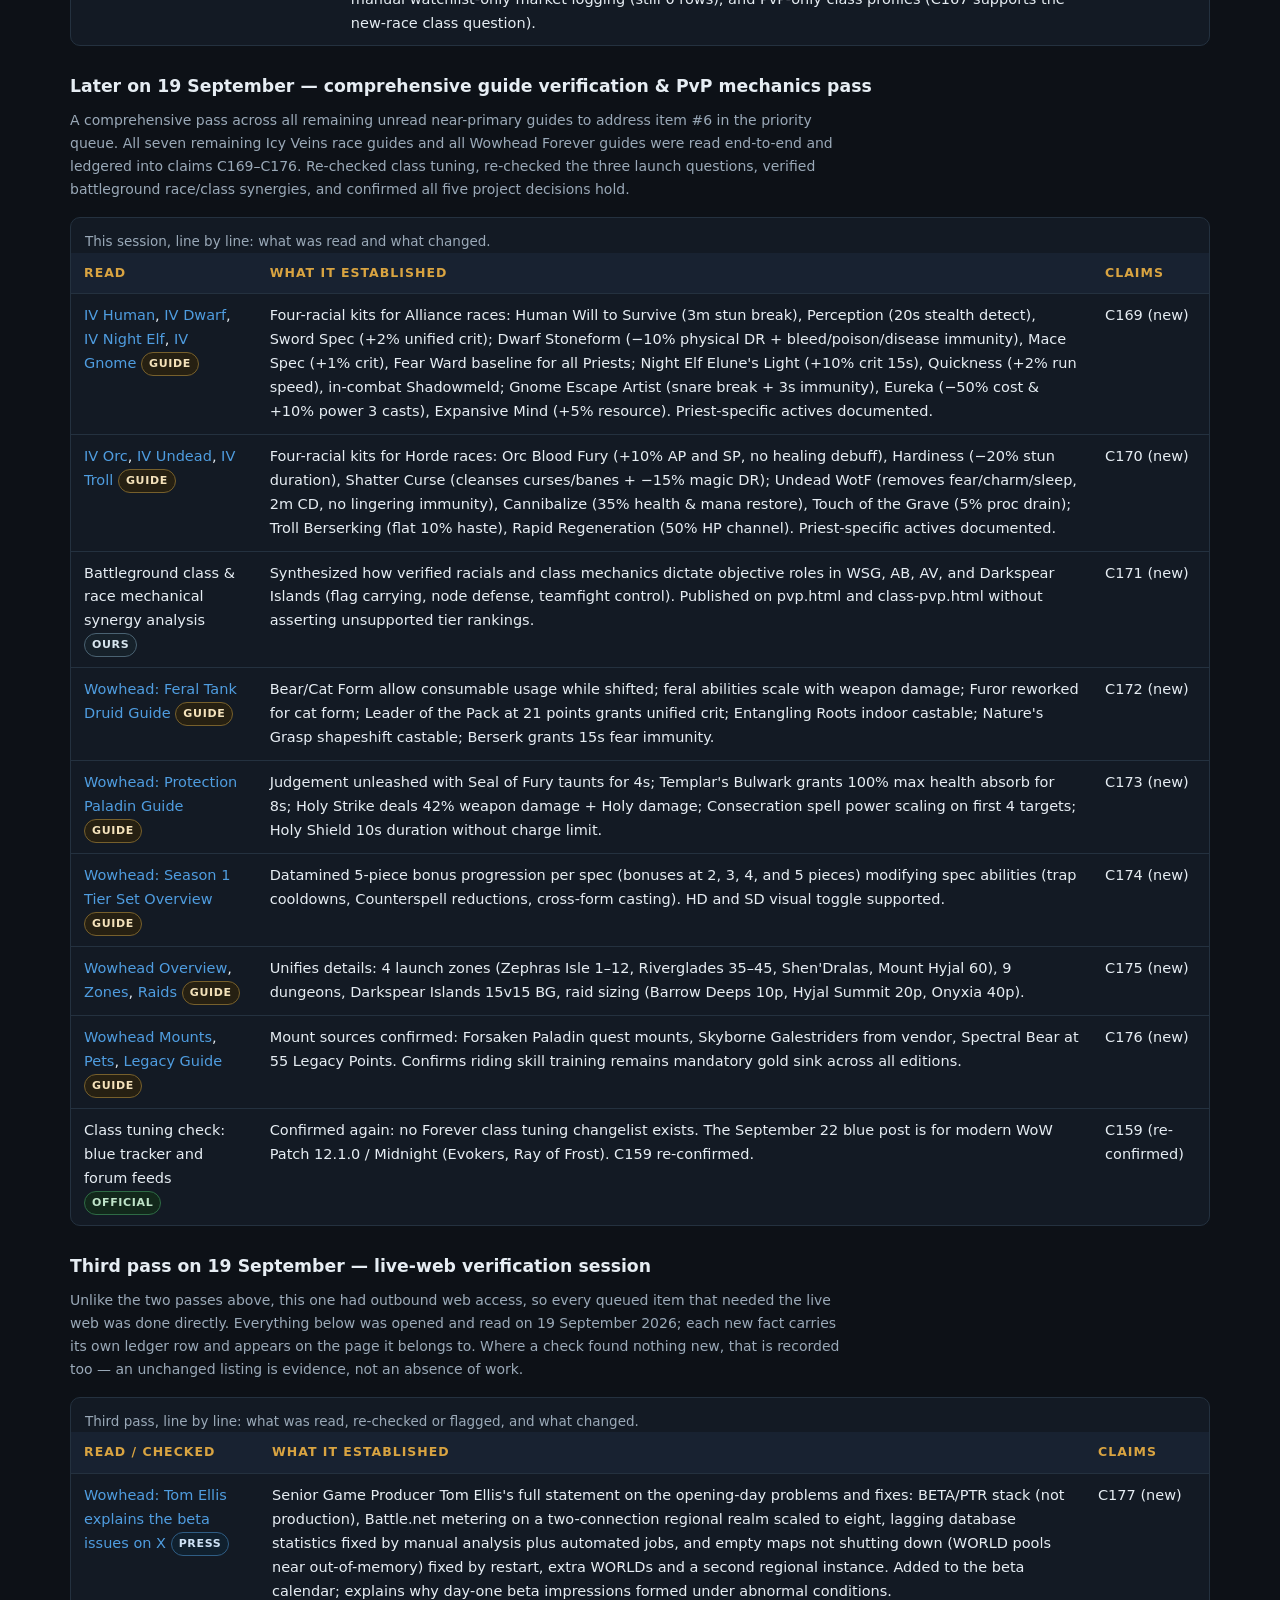
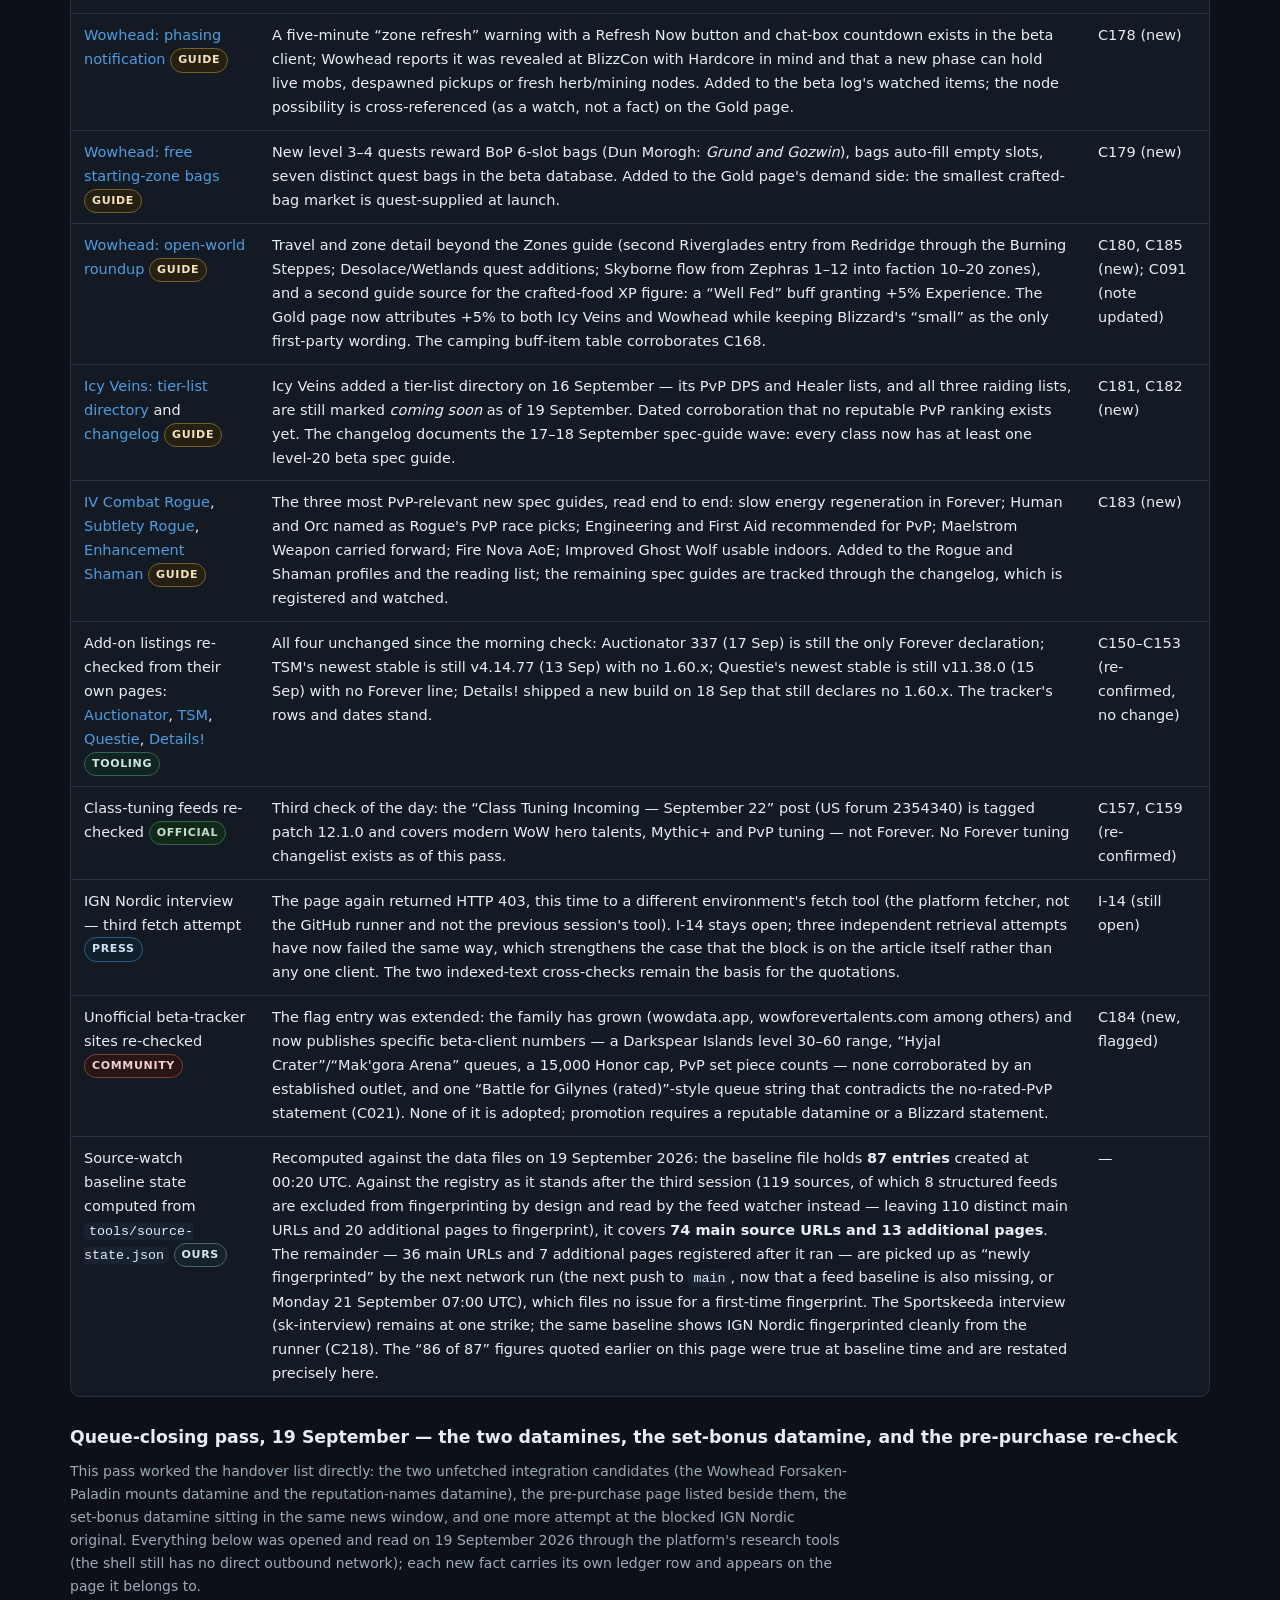
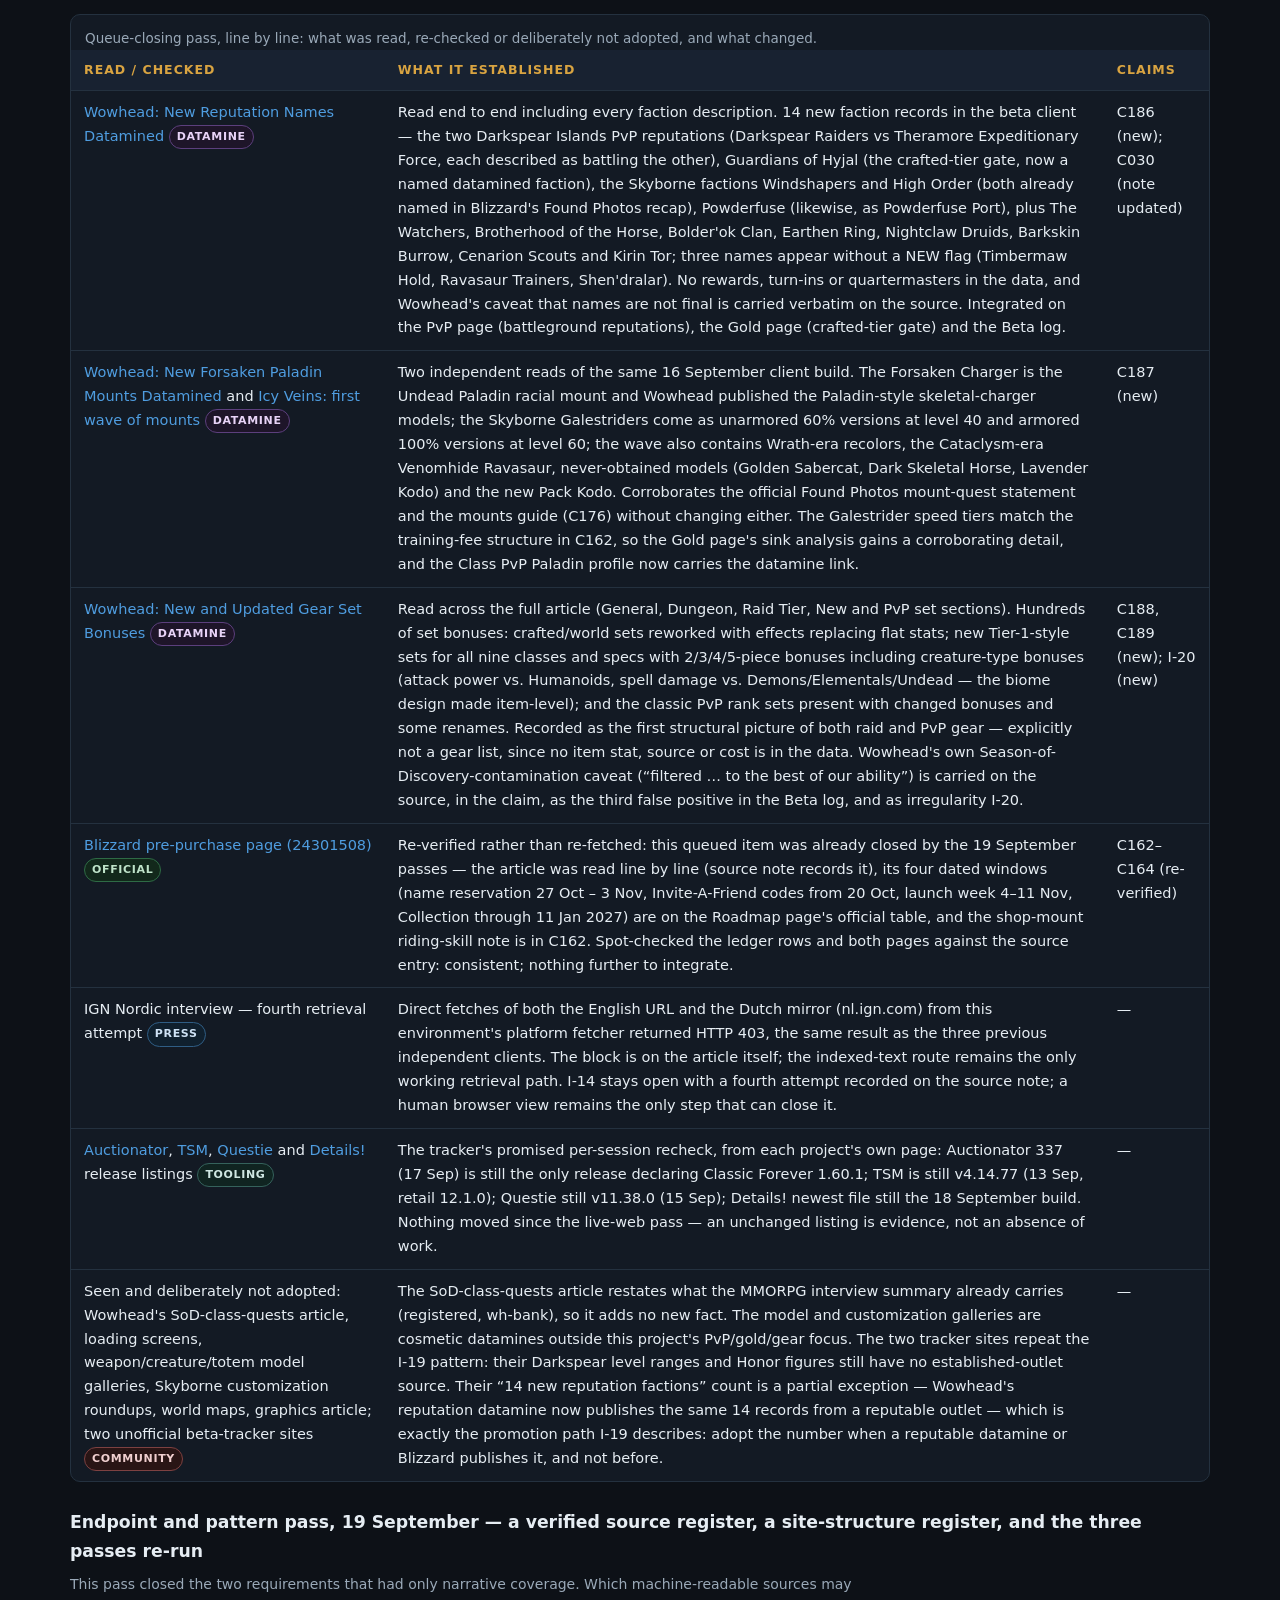
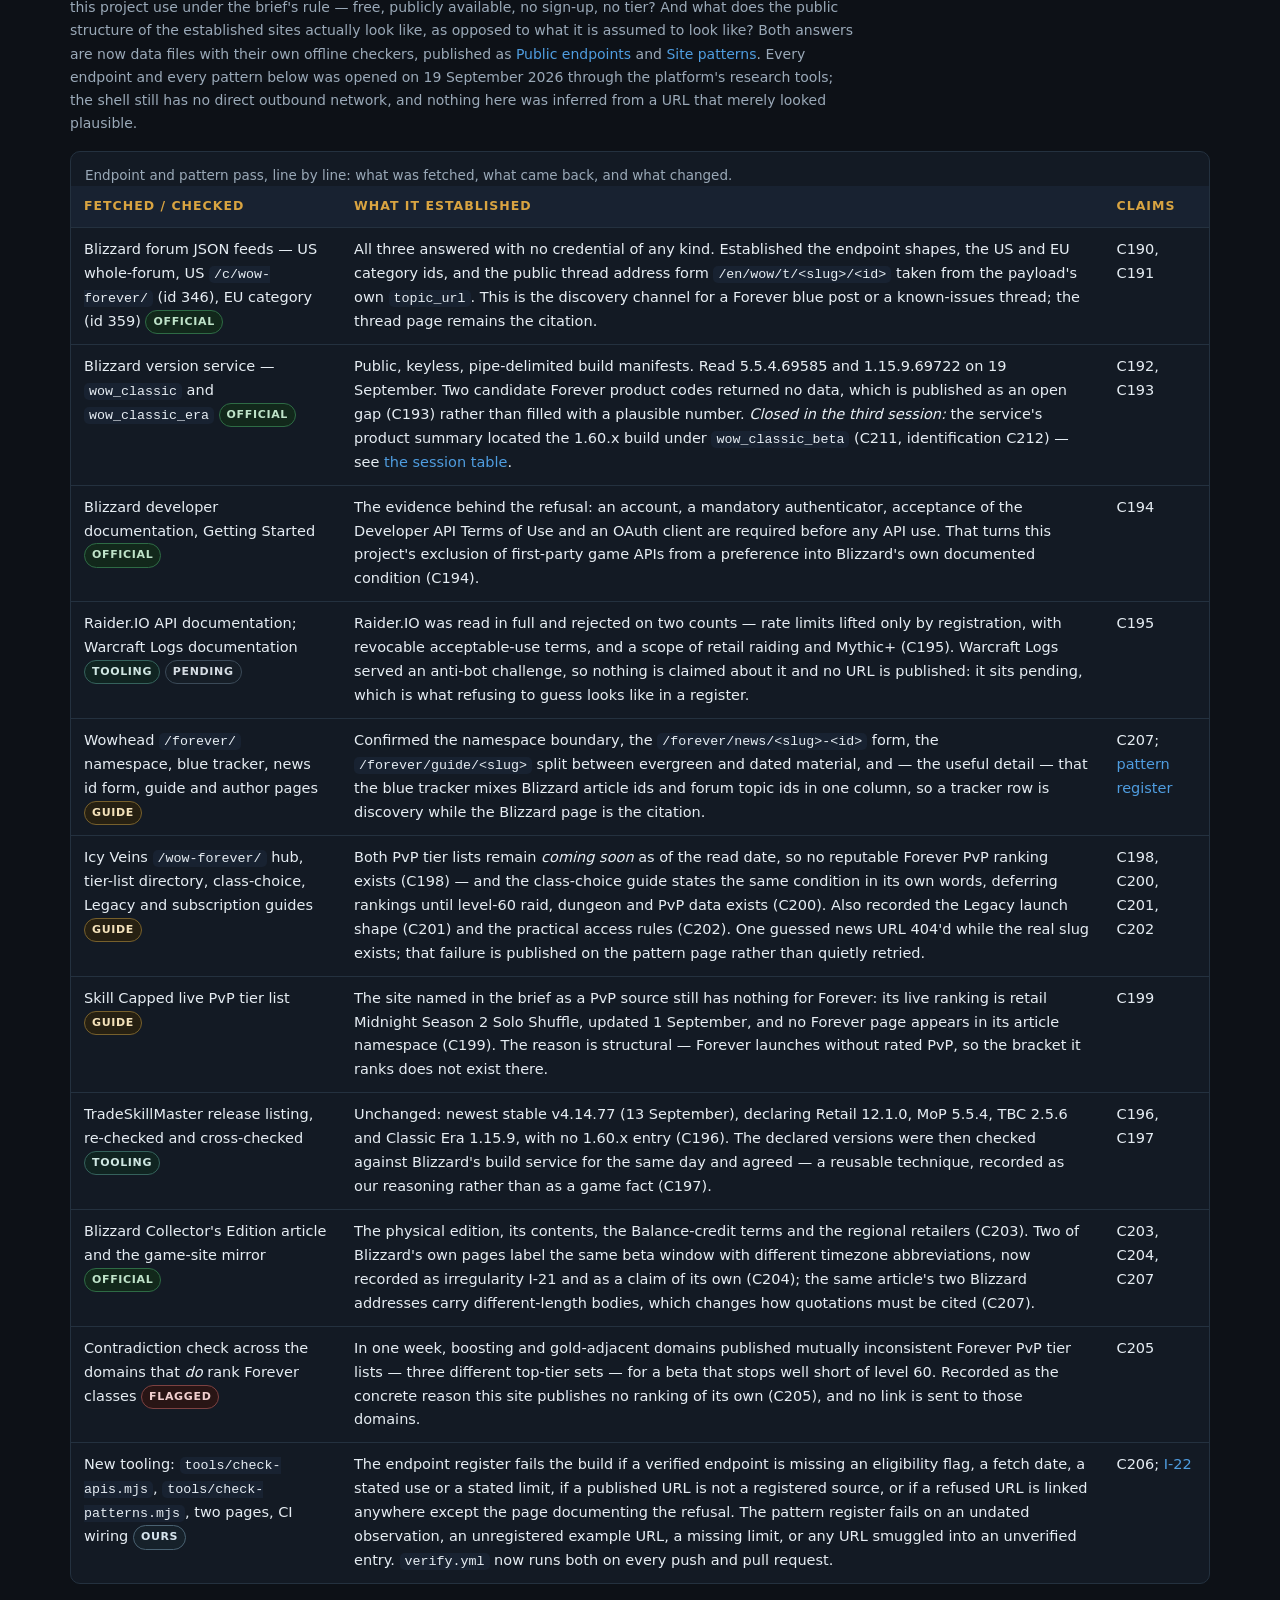
<file: work-plan.html>
<!DOCTYPE html>
<html lang="en">
<head>
<meta charset="utf-8">
<meta name="viewport" content="width=device-width, initial-scale=1">
<title>Work plan, limitations and next steps | WoW Forever Hub</title>
<meta name="description" content="The remaining work for the WoW Forever information project, scheduled against the game's own calendar: what is blocked, what is possible now, the five project decisions and their follow-through, the source-watch baseline, and what the next sessions will deliver.">
<meta name="theme-color" content="#0d1117">
<link rel="icon" href="data:image/svg+xml,%3Csvg%20xmlns='http://www.w3.org/2000/svg'%20viewBox='0%200%2064%2064'%3E%3Crect%20width='64'%20height='64'%20rx='12'%20fill='%230d1117'/%3E%3Ctext%20x='32'%20y='42'%20font-family='Georgia,serif'%20font-size='30'%20font-weight='700'%20fill='%23d9a441'%20text-anchor='middle'%3EWF%3C/text%3E%3C/svg%3E">
<meta property="og:type" content="article">
<meta property="og:title" content="Work plan, limitations and next steps | WoW Forever Hub">
<meta property="og:description" content="What is blocked, what is possible now, the five project decisions and their follow-through, the source-watch baseline, and what the next sessions will deliver.">
<link rel="canonical" href="https://buffedlizard55-lab.github.io/WoWForever/work-plan.html">
<link rel="stylesheet" href="assets/css/style.css">
</head>
<body>
<a class="skip-link" href="#main">Skip to content</a>

<header class="site-header">
  <div class="wrap">
    <a class="brand" href="index.html">
      <span class="mark" aria-hidden="true">WF</span>
      <span>WoW Forever Hub<small>Verified information only</small></span>
    </a>
    <nav class="nav" aria-label="Main">
      <a href="index.html">Home</a>
      <a href="roadmap.html">Roadmap</a>
      <a href="pvp.html">PvP</a>
      <a href="classes.html">Classes</a>
      <a href="class-pvp.html">Class PvP</a>
      <a href="gear.html">Gear / BiS</a>
      <a href="gold.html">Gold</a>
      <a href="addons.html">Add-ons</a>
      <a href="beta.html">Beta log</a>
      <a href="data-api.html">Endpoints</a>
      <a href="site-patterns.html">Site patterns</a>
      <a href="sources.html">Sources</a>
      <a href="method.html">Method</a>
      <a href="work-plan.html">Work plan</a>
    </nav>
  </div>
</header>

<main id="main" class="wrap">

  <div class="hero">
    <p class="eyebrow">Work plan · snapshot <span data-snapshot>2026-09-20</span></p>
    <h1>What still needs doing — and what is genuinely blocked</h1>
    <p class="lede">
      This page is the project's honest backlog. It separates <strong>blocked work</strong> (which cannot be done correctly
      until Blizzard or the live economy produces data) from <strong>available work</strong> (which can be done now), records
      the five project decisions and what each one has actually delivered, and schedules the rest against dates the game
      itself has published.
    </p>
  </div>

  <div class="banner">
    <strong>Latest session (20 September): live re-verification of the load-bearing claims, and the fingerprint-noise fix that issue #22 asked for.</strong>
    <p>
      Pass 1 re-opened the sources the site leans on most and confirmed that nothing material has moved since the previous
      snapshot: the public Forever beta build is still <strong>1.60.1.69913</strong> (C211), Icy Veins' PvP and raiding tier
      lists are still marked <em>coming soon</em> (C198), Auctionator 338 still declares Classic Forever 1.60.1 and TSM is
      still v4.14.77 with no 1.60.x (C153, C196), the known-issues post is still the 18 September edition (C143), and no
      Forever class-tuning changelist has been published (C159). Pass 2 implemented the article-container fingerprint path
      that issue #22 made necessary (C219) — offline-tested, with a one-time re-baseline that does not open an issue when
      only the container selection moves. Pass 3 re-checked the brief: still no invented tier list, BiS list or gold-per-hour
      figure; every external link remains a registered source; the ten offline checkers still pass. Details in
      <a href="#session-10">the session table</a>.
    </p>
    <p>
      The previous banner is kept as history: <em>the Forever beta's build number is now read from Blizzard, and the two
      keyless Blizzard feeds are wired into the weekly watch.</em>
    </p>
  </div>

  <div class="banner" hidden aria-hidden="true">
    <strong>Previous session (third pass of 19 September): the Forever beta's build number is now read from Blizzard, and the two keyless Blizzard feeds are wired into the weekly watch.</strong>
    <p>
      Handover items #2 and #3 are done. Instead of guessing more product codes, the version service's own
      <a href="https://us.version.battle.net/v2/summary" rel="noopener">product summary</a> was read: it shows that the obvious code
      <code>wowf</code> has no versions record, and that <code>wow_classic_beta</code> served build <strong>1.60.1.69913</strong> on
      19 September — the only 1.60.x line on the service, the line Auctionator declares as “Classic Forever” and the line Wowhead
      stamps on its Forever database (C211; identification kept separate as our reasoning, C212). A new
      <code>tools/watch-feeds.mjs</code> reads that product, two controls, the summary and the two Forever forum category feeds every
      Monday, records what they said with the date, and reports a build change as <em>old → new</em> or a staff-touched forum topic
      with its thread link; it has an offline test that also fails if a feed URL is not a registered source. The blue tracker's
      unregistered Blizzard items were read line by line (the umbrella announcement page, the GPU-requirements page, WoW Weekly);
      that produced a GPU floor for the roadmap (C215), a first-party form of the pre-Molten-Core setting (C213), and two new
      irregularities — the launch time printed as both PDT and PST on one Blizzard page (I-23) and transmog described as “opt-in” by
      one recap and as something you “opt out” of by the other (I-24). Add-on listings were re-checked a third time (Auctionator 338,
      19 September, still declares 1.60.1; the other three unchanged), and Skyborne's class list was promoted to official from the
      What's Next recap. Details in <a href="#session-9">the session table</a>.
    </p>
    <p>
      The previous banner is kept as history: <em>the queued datamines were fetched, read and ledgered, and the queue was emptied.</em>
      The two integration candidates left on the work plan — the Wowhead Forsaken-Paladin mounts datamine and the
      reputation-names datamine — were opened and read end to end, together with the set-bonus datamine they sit beside
      and an independent Icy Veins read of the same mount wave. Blizzard's pre-purchase page, the third queued item, was
      re-verified as already read line by line and integrated on 19 September (C162–C164). A fourth attempt on the IGN
      Nordic interview from a new environment returned HTTP 403 like the three before it. All of it is recorded in the
      session table below, and the irregularity log gained I-20 (set bonuses datamined against the hidden-until-looted
      statement).
    </p>
    <p>
      The previous banner is kept as history: that session closed the four items then open and finished the review pass —
      the IGN Nordic interview was reviewed at primary-source level (with a retrieval limitation recorded, not hidden),
      the beta observation log was built with per-class status and an upgrade rule, the add-on compatibility tracker was
      created with dated listings, and an accessibility/print pass was completed and put under machine check. The one thing
      the authoring environment could not do — create the source-watch fingerprint baseline — was solved inside the
      repository rather than worked around: the workflow repairs a missing baseline on the next push to <code>main</code>,
      and it has run. One factual slip on this page (naming the unreachable source as Skill Capped when it was actually the
      Sportskeeda interview returning HTTP 403) was caught and corrected during this pass.
      <a href="#baseline">86 of 87 URLs are fingerprinted</a>.
    </p>
  </div>

  <nav class="toc" aria-label="On this page">
    <h2>On this page</h2>
    <ul>
      <li><a href="#done">Delivered so far</a></li>
      <li><a href="#session-10">20 September — live re-verification and fingerprint-noise fix (latest)</a></li>
      <li><a href="#session-9">Third pass of 19 September — version service, feed watcher, blue-tracker re-read</a></li>
      <li><a href="#session-6">Queue-closing pass, 19 September</a></li>
      <li><a href="#session">This session, line by line</a></li>
      <li><a href="#session-3">This session, 19 September agent pass</a></li>
      <li><a href="#session-5">Third pass on 19 September — live-web verification</a></li>
      <li><a href="#passes">Three-pass verification record</a></li>
      <li><a href="#baseline">The source-watch baseline</a></li>
      <li><a href="#blocked">Blocked work (do not fake it)</a></li>
      <li><a href="#phase1">Phase 1 — before 4 November</a></li>
      <li><a href="#phase2">Phase 2 — launch window, 4 November onward</a></li>
      <li><a href="#phase3">Phase 3 — raid window, 9 December onward</a></li>
      <li><a href="#limitations">Limitations and risks</a></li>
      <li><a href="#decisions">The five decisions, and their follow-through</a></li>
      <li><a href="#next">Recommended next session</a></li>
    </ul>
  </nav>

  <section id="done" aria-labelledby="h-done">
    <h2 id="h-done">Delivered so far</h2>
    <p class="sub">
      Counts are computed from the data files by the checkers and verified against the numbers printed here, so a total on
      this page cannot drift out of date unnoticed.
    </p>
    <ul class="checklist">
      <li>Sourced site covering roadmap, PvP, classes, gear/BiS status, gold and market mechanics — <span data-count="pages">15</span> HTML pages including the 404 page.</li>
      <li>Machine-readable source registry (<code>data/sources.js</code> — <span data-count="sources">119</span> sources, <span data-count="official-sources">22</span> of them Blizzard first-party) and claims ledger (<code>data/claims.js</code> — <span data-count="claims">183</span> claims) with evidence classes and snapshot dates.</li>
      <li>Public endpoint register (<code>data/apis.js</code> — <span data-count="apis">8</span> verified keyless endpoints, 2 rejected candidates and 1 left pending, each with what it returned and what it must never be used for) and site-pattern register (<code>data/patterns.js</code> — <span data-count="patterns">16</span> dated URL/section patterns with the failures recorded), both published and both enforced offline.</li>
        <li>Public irregularity log (I-1 to I-24) including fabricated tier-list detection, conflicting dungeon ranges, cross-version contamination on Forever item pages, the two-way mount-price reporting, interview “what ifs” circulating as roadmap items, three self-corrected failures on our own pages: an unregistered source described as registered, a guide's expectation stated with first-party confidence, and add-on listings labelled as datamined client data — plus I-19: unofficial beta-tracker sites publishing specific client numbers no established outlet corroborates, including one “rated” queue string that contradicts the no-rated-PvP statement; and I-20: set bonuses datamined out of a client whose item data Blizzard said would stay hidden until looted, with Season-of-Discovery contamination acknowledged by the dataminer itself.</li>
      <li>Explicit gap documentation for every PvP, BiS and economy number that is still unpublished.</li>
      <li>A no-hallucination contract: any statement without a source is either labelled <span class="chip ours">our reasoning</span> or moved to the “not announced” set.</li>
      <li><strong><a href="class-pvp.html">Per-class PvP profiles</a></strong> — nine PvP-only profiles with an evidence chip and source link on every row, a one-line summary table, an explicit “no ranking” contract, a pre-beta warning, and a verified per-class reading list.</li>
      <li><strong><a href="addons.html">Add-on and tooling tracker</a></strong> — dated status for Auctionator, TradeSkillMaster, Questie, Details! and WeakAuras, built on a new <span class="chip tooling">tooling</span> evidence class so software metadata can never be presented as a game fact.</li>
      <li><strong><a href="beta.html">Beta observation log</a></strong> — the dated beta calendar, per-class observation status (all nine marked <em>not observed</em>, because they are), the reported → observed upgrade rule, and three false positives that would otherwise become fake facts.</li>
      <li><strong>Market log scaffold</strong> — <code>data/market-log.csv</code> with a documented schema, a written first-row procedure and deliberately zero data rows until an auction house exists (<span data-count="market-rows">0</span> rows today), validated against the Gold page watchlist.</li>
      <li><strong>Ten machine checks now gate the repository</strong> — <code>tools/check-ledger.mjs</code> (integrity, staleness), <code>tools/check-citations.mjs</code> (registered sources, resolving anchors, canonical and sitemap agreement, claim IDs, tag balance, machine-checked self-reported counts, and evidence-class documentation), <code>tools/check-market-log.mjs</code> (schema, with a hard refusal of any pre-launch price row), <code>tools/check-apis.mjs</code> (endpoint eligibility and limits), <code>tools/check-patterns.mjs</code> (dated, registered site patterns), <code>tools/check-quotes.mjs</code> (no quotation may sit far from a source), <code>tools/check-a11y.mjs</code> (landmarks, headings, captions, labels, focus, reduced motion, print), <code>tools/test-render.mjs</code> (every JS-rendered table fills), <code>tools/test-source-watch.mjs</code> and <code>tools/test-watch-feeds.mjs</code> (offline fixture tests of the two watchers). <code>.github/workflows/verify.yml</code> runs them on every push and pull request.</li>
      <li><strong>Automated source watching, with a real baseline</strong> — the first run on 19 September 2026 fingerprinted
      <strong>86 of the 87</strong> registered URLs (the Sportskeeda Kris Zierhut / Michael Nuthals interview returned HTTP 403
      from the runner that time; one failure is treated as transient until a second consecutive one). The weekly Action
      re-checks them and opens an issue when a cited page changes, has gone, or has never been reachable.</li>
      <li><strong>Structured-feed watching (added third session, 19 September)</strong> — <code>tools/watch-feeds.mjs</code> reads
      Blizzard's version service (the <code>wow_classic_beta</code> product identified as the Forever beta, two controls, and the
      product summary) and the two Forever forum category feeds each week, records what they said with the date in
      <code>tools/feed-state.json</code>, and reports a build change as <em>old → new</em>, a product code gaining a versions record, or
      a topic touched by a user carrying Blizzard's community-manager marker — as prompts for a human, never as claims. Feeds that
      change by design are marked <code>watch: false</code> in the registry so the text-fingerprint watcher no longer reports them
      as “changed” every week. <code>tools/test-watch-feeds.mjs</code> proves the logic offline and fails if any feed URL is not a
      registered source. First real run: the next push to <code>main</code> (the workflow's preflight now runs when either baseline
      file is missing) or Monday 21 September, 07:00 UTC.</li>
      <li>All five open project decisions taken and implemented; see <a href="#decisions">Decisions</a>.</li>
    </ul>
  </section>

  <section id="session-10" aria-labelledby="h-session-10">
    <h2 id="h-session-10">20 September — live re-verification and fingerprint-noise fix</h2>
    <p class="sub">
      A three-pass session on the day after the first real feed-watch run. Pass 1 re-opened the load-bearing sources and
      confirmed they had not moved; Pass 2 shipped the article-container fingerprint path that issue #22 made necessary;
      Pass 3 re-checked the original brief and every offline checker. Nothing below was inferred from a URL that merely
      looked plausible — every primary page was opened.
    </p>
    <div class="table-wrap">
      <table>
        <caption>20 September 2026 session, line by line: what was re-read, what it confirmed, and what changed.</caption>
        <thead><tr><th scope="col">Read / checked</th><th scope="col">What it established</th><th scope="col">Claims</th></tr></thead>
        <tbody>
          <tr>
            <td><a href="https://us.version.battle.net/v2/products/wow_classic_beta/versions" rel="noopener">Version service — wow_classic_beta</a> <span class="chip official">Official</span></td>
            <td>Still build <strong>1.60.1.69913</strong> (BuildId 69913) for us, eu, kr and tw; sequence number still 4026306. Unchanged from 19 September is itself a finding: several known-issues items still promise a fix “in the next Beta build” while this number has not moved.</td>
            <td>C211 (re-verified)</td>
          </tr>
          <tr>
            <td><a href="https://www.icy-veins.com/wow-forever/tier-list-hub" rel="noopener">Icy Veins tier-list directory</a> <span class="chip guide">Guide</span></td>
            <td>Still stamped 17 September 2026. DPS PvP, Healer PvP, all three raiding lists and Best-to-Worst Racials are all still marked <em>COMING SOON</em>. The answer to “what is the best class for PvP” is unchanged: no reputable ranking exists.</td>
            <td>C198 (re-verified)</td>
          </tr>
          <tr>
            <td><a href="https://addons.wago.io/addons/auctionator/versions?stability=stable" rel="noopener">Auctionator</a> and <a href="https://addons.wago.io/addons/tradeskillmaster/versions?stability=stable" rel="noopener">TSM</a> live listings <span class="chip tooling">Tooling</span></td>
            <td>Auctionator release 338 (19 Sep) still declares Classic Forever patch1.60.1; TSM still v4.14.77 (13 Sep) with Retail 12.1.0 / MoP 5.5.4 / TBC 2.5.6 / Classic Era 1.15.9 and no 1.60.x. Fourth check; nothing moved. Cross-check against the version service still agrees on 1.60.1.</td>
            <td>C153, C196, C197 (re-verified)</td>
          </tr>
          <tr>
            <td><a href="https://us.forums.blizzard.com/en/wow/t/2352687/1" rel="noopener">Known-issues post</a> and beta-discussion feed <span class="chip official">Official</span></td>
            <td>The 18 September edition is still current (third consecutive day with no newer dated post). List still includes Glancing Blow maths, pet-stat display, Bear Form armour multiplication, On-Next Attack / spell-queue interaction, and several items still labelled “fixed in the next Beta build”. No Forever class-tuning changelist in the beta feed; the only “Class Tuning Incoming — September 22” post remains modern WoW 12.1.0.</td>
            <td>C143, C159 (re-verified)</td>
          </tr>
          <tr>
            <td><a href="https://news.blizzard.com/en-us/article/24304160/the-world-of-warcraft-forever-beta-now-live" rel="noopener">Blizzard beta article</a> <span class="chip official">Official</span></td>
            <td>Re-confirmed: level cap 20 then 30; beta through 21 October; week-one content list unchanged; new battleground “will open for testing as the beta continues” (still a future statement, not a report that it is playable).</td>
            <td>C135 / C029 (re-confirmed)</td>
          </tr>
          <tr>
            <td>Issue #22 fingerprint noise — <code>tools/check-sources.mjs</code> <span class="chip ours">Ours</span></td>
            <td>Implemented article-container fingerprinting: prefers <code>&lt;article&gt;</code> / <code>&lt;main&gt;</code> / Wowhead <code>#main-contents</code> / Icy Veins <code>#main</code> when present; strips Blue Tracker, Recent News, countdown clocks and download counters; records which container was used; re-baselines once without an issue when only the container selection moves; falls back to full-document when nothing matches. Offline scenarios 6 and 7 prove sidebar chrome is ignored and a real article edit is still reported.</td>
            <td>C219 (new)</td>
          </tr>
          <tr>
            <td>Offline checker suite, full run <span class="chip ours">Ours</span></td>
            <td>Ledger, citations, market log, endpoints, patterns, quotes, accessibility, rendered tables, source-watch self-test (now seven scenarios) and feed-watch self-test all pass on the new totals (119 sources, 183 claims).</td>
            <td>—</td>
          </tr>
        </tbody>
      </table>
    </div>
    <div class="note">
      <p><strong>What this session deliberately did not do.</strong> No tier list, no BiS list, no gold-per-hour figure, no
      promotion of C160/C161/C024 from press to official (no new first-party page prints them), and no adoption of unofficial
      beta-tracker numbers. The value of the project is that those refusals still hold on day three of the beta.</p>
    </div>
  </section>

  <section id="session-9" aria-labelledby="h-session-9">
    <h2 id="h-session-9">Third pass of 19 September — version service, feed watcher, blue-tracker re-read</h2>
    <p class="sub">
      Everything below was fetched and read on the evening of 19 September 2026 (UTC) — the last few controls shortly after midnight
      UTC on 20 September — and converted into ledger rows in the same pass. Reads went through the platform's page fetcher; the
      sandbox shell itself has no outbound network, which is why the feed watcher could be tested only offline here.
      <strong>It then ran for real:</strong> merging this session's PR (#21) triggered the network job at 00:25 UTC on 20 September;
      all six feeds answered, the <code>wow_classic_beta</code> build read 1.60.1.69913 (as read by hand hours earlier), the summary
      flags matched, and the one staff-touched topic in the beta category was Kaivax's known-issues thread. One false positive
      surfaced — Discourse's built-in <code>system</code> account (admin: true) had touched a closed GDKP thread in category 346 — and was
      fixed the same hour (the account is excluded and the offline test now covers it). The same run was the page watcher's second
      run: it diffed against the 87-entry baseline and opened issue #22 (42 changed, 1 unreachable — the Sportskeeda interview, now at
      two strikes). Three of the 42 were re-read by hand: the Blizzard known-issues thread (list unchanged, still headed 18 September;
      the delta is page chrome), Wowhead's beta guide (unchanged, updated 16 September; the delta is comments) and Wowhead's
      professions article (unchanged; the delta is its live Blue Tracker and Recent News sidebars). That last pattern is a real
      limitation of text fingerprinting on Wowhead pages and is queued as item 14.
    </p>
    <div class="table-wrap">
      <table>
        <caption>New verified material added in the third session, with what it changed. Anything inferred rather than read is marked as our reasoning.</caption>
        <thead><tr><th scope="col">Read</th><th scope="col">What it established</th><th scope="col">Claims</th></tr></thead>
        <tbody>
          <tr>
            <td><a href="https://us.version.battle.net/v2/summary" rel="noopener">Version service — product summary</a> and <a href="https://us.version.battle.net/v2/products/wow_classic_beta/versions" rel="noopener">wow_classic_beta versions</a> <span class="chip official">Official</span></td>
            <td>The summary lists every product code with a flag per record type; <code>wowf</code> has a CDN record only (its <code>/versions</code> path answers “No matched data for selector”), while <code>wow_classic_beta</code> has a versions record and served <strong>1.60.1.69913</strong> (BuildId 69913) to us, eu, kr and tw. Every other Classic-family code with a versions record was read as a control the same day: wow_anniversary 2.5.6.69795, wow_classic_titan 3.80.2.69874 (cn only), wow_classic_ptr 5.5.4.67849, wow_classic_era_ptr 2.5.6.69110, plus the already-registered wow_classic 5.5.4.69585 and wow_classic_era 1.15.9.69722; the three cdn-only codes (wowf, wow_classic_era_beta, wow_cn_beta) were each fetched and answer “No matched data”. Exactly one code carries 1.60.x. C193 (“product code not identified”) is resolved and rewritten as the negative it still records.</td>
            <td>C211, C193, C197</td>
          </tr>
          <tr>
            <td>Identification of <code>wow_classic_beta</code> as the Forever beta <span class="chip ours">Ours</span></td>
            <td>Kept as a separate, falsifiable claim rather than folded into the official record: Blizzard's beta article installs the test from a “World of Warcraft: Forever Beta” entry under In Development; Auctionator 337/338 declare “Classic Forever patch1.60.1”; Wowhead's Forever database says “Added in patch 1.60.1”; nothing else on the service carries 1.60.x. Falsifiers are written into the claim. The site prints the number as “the wow_classic_beta build on <em>date</em>”, never as a changelist.</td>
            <td>C212</td>
          </tr>
          <tr>
            <td><a href="https://us.forums.blizzard.com/en/wow/c/in-development/wow-forever-beta-discussion/349/l/latest.json" rel="noopener">US forum — WoW: Forever Beta Discussion category feed (349)</a> <span class="chip official">Official</span></td>
            <td>Found through a community manager's redirect post (topic 2354196). The keyless feed's user records carry Blizzard's staff marker (<code>primary_group_name</code> “community-manager”, admin and moderator true), which the feed watcher uses to surface possible blue posts for a human to open. The newest threads that evening were player feedback (one from a Radeon RX 9070 owner not seeing the new lighting others describe) — player reports, useful only as a sign the category is active, never as facts about the game.</td>
            <td>C216</td>
          </tr>
          <tr>
            <td><a href="https://news.blizzard.com/en-us/article/24302093/carve-a-new-path-with-world-of-warcraft-forever" rel="noopener">Blizzard — Carve a New Path (umbrella page)</a> <span class="chip official">Official</span></td>
            <td>First-party written form of “permanent home alongside modern and Classic WoW” and “set after the events of Warcraft III Reforged: Forsaken Kingdom and before Molten Core” (previously press, C126/C131). It also prints the launch time as “3:00 p.m. PDT globally” in one paragraph and “3:00 p.m. PST” in another; the recap says PST and PST is the zone in force on 4 November (US daylight time ends 1 November), so the site prints PST with the UTC time and flags the page — I-23. “Adventure to level 60” is not a cap-stays-60 statement; C160 stays press.</td>
            <td>C213, C214</td>
          </tr>
          <tr>
            <td><a href="https://news.blizzard.com/en-us/article/24301512/world-of-warcraft-forever-gpu-requirements" rel="noopener">Blizzard — Forever GPU Requirements</a> <span class="chip official">Official</span></td>
            <td>A hardware floor specific to Forever: GCN 1 (2012) / Maxwell (2014) / Skylake (2015) or newer, because the new look relies on “RGBA16F UAV support in compute shaders”. Blizzard's own examples: HD 7850, GTX 9xx and 750/750 Ti, HD 530 in; HD 6950, GTX 760/770/780, GTX 8xxM, HD 6000 out — with the warning that the compatible examples are “still well below the minimum requirements”. Added to the roadmap as a pre-launch check and to the home page.</td>
            <td>C215</td>
          </tr>
          <tr>
            <td><a href="https://news.blizzard.com/en-us/article/24304074/blizzcon-2026-wow-forever-beta-midnight-s3-and-more-in-this-weeks-wow-weekly" rel="noopener">Blizzard — WoW Weekly (week of 18 September)</a> <span class="chip official">Official</span></td>
            <td>A roundup; registered for one first-party sentence — beta invitations “over the course of the test” go to “community veterans, press, fansites, friends, and family” — and because it hosts the live Q&amp;A video that Wowhead live-blogged.</td>
            <td>C217</td>
          </tr>
          <tr>
            <td><a href="https://news.blizzard.com/en-us/article/24303862/world-of-warcraft-forever-whats-next-panel-recap" rel="noopener">What's Next recap</a> and <a href="https://news.blizzard.com/en-us/article/24303313/world-of-warcraft-forever-deep-dive-panel-recap" rel="noopener">Deep Dive recap</a>, re-read <span class="chip official">Official</span></td>
            <td>Skyborne's class list is in the What's Next recap in Blizzard's words (Shaman for Horde-aligned, Mage for Alliance-aligned, Warrior/Hunter/Rogue/Druid for both), so C167 moves from guide to official. The same re-read found that the What's Next recap says “opt-in Transmog” while the Deep Dive describes disabling it as “opting out” and Classic Mode turning it off automatically — noted on C210 and logged as I-24, not resolved by us.</td>
            <td>C167, C210</td>
          </tr>
          <tr>
            <td><a href="https://addons.wago.io/addons/auctionator/versions?stability=stable" rel="noopener">Auctionator</a>, <a href="https://addons.wago.io/addons/tradeskillmaster/versions?stability=stable" rel="noopener">TSM</a>, <a href="https://addons.wago.io/addons/questie/versions?stability=stable" rel="noopener">Questie</a>, <a href="https://www.curseforge.com/wow/addons/details/files" rel="noopener">Details!</a> — third check <span class="chip tooling">Tooling</span></td>
            <td>Auctionator release 338 (19 September) appeared and keeps “Classic Forever patch1.60.1”; TSM v4.14.77, Questie v11.38.0 and the 18 September Details! file are unchanged, and CurseForge's game-version filter still offers no 1.60.x family. The 1.60.1 chip now has a first-party cross-check against the version service.</td>
            <td>C153, C196, C197</td>
          </tr>
          <tr>
            <td><a href="https://www.sportskeeda.com/mmo/news-they-might-reasons-welcome-forsaken-wow-forevers-kris-zierhut-michael-nuthals-visiting-gilneas-what-ifs-exclusive" rel="noopener">Sportskeeda interview</a>, re-read in full; <a href="https://nordic.ign.com/world-of-warcraft-forever/112801/world-of-warcraft-forever-needs-to-truly-be-forever-interview" rel="noopener">IGN Nordic</a>, fifth attempt <span class="chip press">Press</span></td>
            <td>Every Sportskeeda passage quoted on the site was found word for word; C127's paraphrase “depending on the tier” was tightened to the developer's “depending on which level”. IGN Nordic returned HTTP 403 a fifth time — but the repository's own watcher, on a GitHub runner at 00:20 UTC the same day, fingerprinted the page cleanly (7,450 characters), while the same runner got HTTP 403 from Sportskeeda. Reachability differs by client in both directions; I-14 is narrowed (the page is live) but stays open (nobody here has read the live page).</td>
            <td>C127, C218</td>
          </tr>
          <tr>
            <td><a href="https://www.wowhead.com/forever/news/world-of-warcraft-live-q-a-liveblog-midnight-and-forever-382967" rel="noopener">Wowhead Q&amp;A liveblog</a>, <a href="https://kotaku.com/new-things-learned-world-of-warcraft-forever-2000734005" rel="noopener">Kotaku</a>, <a href="https://www.icy-veins.com/wow-forever/tier-list-hub" rel="noopener">Icy Veins tier-list directory</a>, <a href="https://news.blizzard.com/en-us/article/24304160/the-world-of-warcraft-forever-beta-now-live" rel="noopener">Blizzard beta article</a> — quotation spot-checks <span class="chip guide">Guide / press</span></td>
            <td>PvP claims C009, C021, C022, C024, C025 and C165 verified verbatim against the liveblog; C020 and C161 against Kotaku; C198 re-confirmed (every Icy Veins list still “COMING SOON”, page still stamped 17 September). One wording slip found on our own pages: the beta article says the new battleground “will open for testing as the beta continues”, which the home and PvP pages had compressed to “is testable in beta”; corrected, and C029's note records it.</td>
            <td>C029, C198</td>
          </tr>
          <tr>
            <td>Our own pages and data <span class="chip ours">Self-check</span></td>
            <td>Two defects fixed: claim C209 carried a category (“economy”) that the ledger page's filter does not offer, so it could not be filtered — moved to “gold”; and the registry's forum and build feeds would have been reported as “changed” by the text-fingerprint watcher every week by design — they now carry <code>watch: false</code> and are read semantically instead, with the source-watch test asserting the exclusion.</td>
            <td>C209</td>
          </tr>
        </tbody>
      </table>
    </div>
  </section>

  <section id="session" aria-labelledby="h-session">
    <h2 id="h-session">This session, line by line</h2>
    <p class="sub">
      Everything below was read on 19 September 2026 and converted into ledger rows in the same pass. Where a page could not
      be read directly, that is stated in the row rather than smoothed over.
    </p>
    <div class="table-wrap">
      <table>
        <caption>New verified material added this session, with what it changed. Anything not read end to end says so in its own ledger note.</caption>
        <thead><tr><th scope="col">Read</th><th scope="col">What it established</th><th scope="col">Claims</th></tr></thead>
        <tbody>
          <tr>
            <td><a href="https://nordic.ign.com/world-of-warcraft-forever/112801/world-of-warcraft-forever-needs-to-truly-be-forever-interview" rel="noopener">IGN Nordic interview (Nuthals, Jones)</a> <span class="chip press">Press</span></td>
            <td>The primary source behind the biome-buff story: items carry biome buffs and creature-type bonuses such as extra damage “against dragons or dwarves”, biomes and creature types “give us the opportunity to expand progression horizontally”, the designers “tested the extreme variations” and will be responsible with power growth (“Tier 2 and Tier 3 raids will therefore have better gear”), and gear from earlier raids should stay useful (the Onslaught Girdle example). Also the seen-before server system, the expanded questlines, and the pre-beta statement that class balance will be adjusted in the beta.</td>
            <td>C149, C150, C151</td>
          </tr>
          <tr>
            <td><a href="https://www.wowhead.com/forever/news/new-biome-buff-gear-ign-nordic-interview-on-wow-forever-382936" rel="noopener">Wowhead's full summary of the IGN Nordic interview</a> <span class="chip press">Press</span></td>
            <td>Read end to end so the interview is no longer one hop from its summary. Its wording rounds one sentence (“a Tier 2 raid will have better loot” where IGN Nordic says Tier 2 and Tier 3), so this site follows the outlet's own wording and records the difference in C149.</td>
            <td>C149</td>
          </tr>
          <tr>
            <td><a href="https://addons.wago.io/addons/auctionator/versions?stability=stable" rel="noopener">Auctionator release list</a>, <a href="https://addons.wago.io/addons/questie/versions?stability=stable" rel="noopener">Questie release list</a>, <a href="https://addons.wago.io/addons/tradeskillmaster/versions?stability=stable" rel="noopener">TSM release list</a>, <a href="https://www.curseforge.com/wow/addons/details/files" rel="noopener">Details! file list</a> <span class="chip tooling">Tooling</span></td>
            <td><strong>Auctionator release 337 (17 Sep 2026) declares “Supported Classic Forever patch1.60.1”</strong> — the first auction-house add-on verified as Forever-capable, published on the day the beta opened. TSM (v4.14.77), Questie (v11.38.0) and Details! (newest file 18 Sep) still list no Forever build. This narrows the previous blanket tooling position (I-5) and is the single most consequential gold-side finding of the session.</td>
            <td>C093 (reclassified), C153</td>
          </tr>
          <tr>
            <td><a href="https://www.wowhead.com/news/wow-forever-will-have-addon-changes-from-midnight-382921" rel="noopener">Wowhead: Forever will have addon changes from Midnight</a> <span class="chip press">Press</span></td>
            <td>Blizzard's WoW UI Discord statement, reproduced in full: Forever shares Mainline's UI architecture and most of the 12.1.5 API, the Midnight disarmament changes “including secrets” are active, the 12.1.0 AuraContainer changes apply, every add-on must be rebuilt, and weak-aura-style tooling is unlikely to return. Explains the pattern in the tooling table and why Classic add-ons do not simply load.</td>
            <td>C106 (updated), C153</td>
          </tr>
          <tr>
            <td><a href="https://www.wowhead.com/forever/news/no-summoning-stones-and-mount-cost-changes-kotaku-interview-382944" rel="noopener">Wowhead's full summary of the Kotaku interview</a> <span class="chip press">Press</span></td>
            <td>Meeting Stones will not summon players; a new LFG feature is for listing and discovering groups, and groups make their own way unless a Warlock helps. The mount cost sits on the training rather than the mount, corroborating C127. No flex raiding; every tier keeps a 10- and a 20-player option.</td>
            <td>C155, C156</td>
          </tr>
          <tr>
            <td><a href="https://www.wowhead.com/forever/guide/beta-content-unlock-overview" rel="noopener">Wowhead: Forever beta overview</a> <span class="chip guide">Guide</span></td>
            <td>Wowhead's two-wave beta schedule (initial: level 20, new abilities and talents, Hall of Thanes and Ruins of Lordaeron, starter zones, Legacy; “after two weeks”: level 30, more abilities, Excavation Site, more profession items) is explicitly its own expectation, not a Blizzard confirmation. This is what dates the class-observation window — and what our own pages had been overstating.</td>
            <td>C154 (claim), I-15 (correction)</td>
          </tr>
          <tr>
            <td><a href="https://www.wowhead.com/blue-tracker/topic/us/2354340" rel="noopener">Blue tracker: “Class Tuning Incoming — September 22”</a> <span class="chip press">Press</span></td>
            <td>Checked because it appears in the Forever-adjacent feed during the beta: it is tagged <strong>patch 12.1.0</strong> and concerns modern WoW's Mythic+, raid and PvP tuning. Registered as an accuracy guard so a future session cannot file it as Forever class tuning.</td>
            <td>C157, C159</td>
          </tr>
          <tr>
            <td>Re-verified: Blizzard's <a href="https://news.blizzard.com/en-us/article/24304160/the-world-of-warcraft-forever-beta-now-live" rel="noopener">beta article</a>, the dated <a href="https://us.forums.blizzard.com/en/wow/t/2352687/1" rel="noopener">known-issues post</a> and the <a href="https://www.icy-veins.com/wow-forever/" rel="noopener">Icy Veins class guides</a> <span class="chip official">Official</span></td>
            <td>No Forever class-tuning changelist had been published two days into the beta; the known-issues list is still the 18 September edition; the Icy Veins class guides remain level-20/beta scope. Two days of beta did not change any of the site's class claims, which is itself the finding.</td>
            <td>C143, C148, C159 (re-checked)</td>
          </tr>
          <tr>
            <td>Accessibility and print pass over all <span data-count="pages">15</span> pages, plus the first self-check of our own registry claims <span class="chip ours">Ours</span></td>
            <td>Found and fixed: heading levels skipped on four pages, tables without captions, no reduced-motion handling for smooth scrolling, no sticky-header anchor offset, and a print stylesheet that would have clipped wide tables on paper. Also caught that <code>method.html</code> did not document the new <span class="chip tooling">tooling</span> class — now a build failure, not a review note.</td>
            <td>I-14, I-15, I-16</td>
          </tr>
        </tbody>
      </table>
    </div>
    <div class="note warn">
      <p><strong>Correction discipline.</strong> Three failures were found on our own pages this session and are recorded
      rather than quietly rewritten: an unregistered source described as registered (I-14), a guide's expectation stated
      with first-party confidence (I-15), and add-on release lists labelled as datamined client data (I-16). A silent fix
      would be indistinguishable from a cover-up — the Method page keeps all three with the reasoning.</p>
    </div>

    <h3 id="session-2">Later on 19 September: the BlizzCon-week Blizzard articles re-read next to their claims</h3>
    <p class="sub">
      A second working session on the same snapshot date. Its job was not new material but the check the tools cannot do:
      open the Blizzard articles the ledger leans on most — the What's Next, Deep Dive and Found Photos recaps, the
      pre-purchase article and the known-issues topic — and read each beside every claim that cites it. Two attribution
      faults and one under-classification came out of that, and are logged rather than tidied away. The beta article and
      the Krol'dok forum clarification were read line by line in the earlier session and were not re-opened.
    </p>
    <div class="table-wrap">
      <table>
        <caption>Second pass on 19 September 2026: what was re-read, what changed. Anything that could not be fetched directly says so.</caption>
        <thead><tr><th scope="col">Read</th><th scope="col">What it established</th><th scope="col">Claims</th></tr></thead>
        <tbody>
          <tr>
            <td>Blizzard's <a href="https://news.blizzard.com/en-us/article/24303862/world-of-warcraft-forever-whats-next-panel-recap" rel="noopener">What's Next recap</a> and <a href="https://www.pcgamesn.com/world-of-warcraft/forever-blizzcon-2026-wow-classic-plus" rel="noopener">PCGamesN's report of the opening ceremony</a> <span class="chip official">Official</span> <span class="chip press">Press</span></td>
            <td>The recap does not contain a level-cap figure or the word “indefinitely”; that word is Holly Longdale's stage statement as reported by PCGamesN, and Tim Jones says the same to Kotaku in his own words. C004 had presented a reported quotation as recap text. Corrected in place, PCGamesN registered, quotation moved to a press row (I-17).</td>
            <td>C004 (corrected), C160, C166</td>
          </tr>
          <tr>
            <td>Blizzard's <a href="https://news.blizzard.com/en-us/article/24303313/world-of-warcraft-forever-deep-dive-panel-recap" rel="noopener">Deep Dive recap</a>, end to end <span class="chip official">Official</span></td>
            <td>Every racial, Paladin, talent, itemisation, camping, Legacy and ruleset claim that cites it checks out. New first-party facts: the “Burning Crusade-style mount-cost approach” (cost moved into training, mount granted with the riding skill), a dead Hardcore character “can transfer to another ruleset, including PvP”, and the Worgenbane Talisman / environment-effect examples. C031 (Will of the Forsaken) cited only this page yet was classed press — raised to official, and the ledger checker now warns on that pattern.</td>
            <td>C031 (reclassified), C162, C024 (corrected)</td>
          </tr>
          <tr>
            <td>Blizzard's <a href="https://news.blizzard.com/en-us/article/24301508/pre-purchase-world-of-warcraft-forever-upgrades-and-begin-your-next-journey-in-azeroth" rel="noopener">pre-purchase article</a> and <a href="https://news.blizzard.com/en-us/article/24304071/world-of-warcraft-forever-found-photos-panel-recap" rel="noopener">Found Photos recap</a>, line by line <span class="chip official">Official</span></td>
            <td>The pre-purchase article had been registered without a full reading; it dates four things no other Blizzard page does — Invite-A-Friend codes from 20 October, name reservation 27 October – 3 November, a launch week (4–11 November) in which invitees play without a subscription, and the Collection on sale through 11 January 2027 — and states that the shop mount still needs the riding skill bought in-game. All four dates are now in the roadmap's official table; the launch week is a dated catalyst on the Gold page. The Found Photos recap contained nothing not already ledgered.</td>
            <td>C163, C164, C162</td>
          </tr>
          <tr>
            <td><a href="https://kotaku.com/new-things-learned-world-of-warcraft-forever-2000734005" rel="noopener">Kotaku interview</a> (Jones, Nuthals) and the <a href="https://www.wowhead.com/forever/news/world-of-warcraft-live-q-a-liveblog-midnight-and-forever-382967" rel="noopener">Q&amp;A liveblog</a>, re-read <span class="chip press">Press</span></td>
            <td>Jones: the new battlegrounds “supplement the original Vanilla battlegrounds that people will be able to jump into” — the first developer sentence, rather than a plural, behind the classic-map question; recorded as press, roster still unpublished. The liveblog's ruleset sentence is “Without a character transfer, you can't swap between rulesets”; our “no character transfer between rulesets” overstated it (I-18). The liveblog also announces a six-week beta podcast, recorded as a monitoring lead for class tuning.</td>
            <td>C161, C024 (corrected), C165</td>
          </tr>
          <tr>
            <td>Re-verified, second time: Blizzard's <a href="https://us.forums.blizzard.com/en/wow/t/2352687/1" rel="noopener">known-issues topic</a>, the four add-on listings, the <a href="https://www.wowhead.com/forever/guides" rel="noopener">Wowhead guide index</a>, IGN Nordic's indexed text, and the Forever news feeds for any tuning changelist <span class="chip official">Official</span> <span class="chip tooling">Tooling</span></td>
            <td>Nothing moved: the 18 September known-issues edition is still current, all four add-on listings are unchanged, the guide index still holds 17 guides with no PvP, BiS or gold guide, and no Forever class-tuning changelist exists (the “September 22” tuning post remains modern WoW). IGN Nordic still returns HTTP 403 to a direct fetch; its indexed text matched every quoted passage a second time, so I-14 stays open only for a browser view.</td>
            <td>C143, C153, C149, C159 (re-checked)</td>
          </tr>
        </tbody>
      </table>
    </div>
    <div class="note warn">
      <p><strong>Correction discipline, continued.</strong> Two more faults on our own pages — a quotation attributed to a page
      that does not contain it (I-17) and a conditional paraphrased into a prohibition (I-18) — plus one under-classified
      row (C031). The fact behind each was sound; the description of the evidence was not, which is the failure this project
      is most exposed to. The new ledger warning catches the third pattern mechanically; the first two can only be caught by
      re-reading the source next to the claim.</p>
    </div>

    <h3 id="session-3">This session — 19 September verification-agent pass</h3>
    <p class="sub">
      A verification pass on the same snapshot date, carried out with the research tools because the authoring shell has
      no outbound network. It read the highest-value unread near-primary material, re-checked the three launch questions
      against the live web, re-attempted the IGN Nordic browser view, and re-examined the five project decisions. Everything
      below was read on 19 September 2026.
    </p>
    <div class="table-wrap">
      <table>
        <caption>This session, line by line: what was read and what changed. Anything not read end to end says so.</caption>
        <thead><tr><th scope="col">Read</th><th scope="col">What it established</th><th scope="col">Claims</th></tr></thead>
        <tbody>
          <tr>
            <td><a href="https://www.wowhead.com/forever/guide/skyborne-race-overview" rel="noopener">Wowhead: Skyborne Race Overview</a> <span class="chip guide">Guide</span></td>
            <td>Confirms Skyborne can be played as Alliance or Horde and lists the six playable classes — Warrior, Hunter, Rogue, Druid (both factions), Shaman (Horde only) and Mage (Alliance only); Priest, Paladin and Warlock are excluded. Crystallises a fact the ledger previously only held as a source <code>supports</code> snippet (wh-racials).</td>
            <td>C167 (new)</td>
          </tr>
          <tr>
            <td><a href="https://www.wowhead.com/forever/guide/camping-overview-unlock-rewards" rel="noopener">Wowhead: Camping Overview</a> <span class="chip guide">Guide</span></td>
            <td>The per-profession three-tier campsite perk table (Blacksmithing +Strength, Enchanting +Armor/All Stats/Resistances, Skinning +2% Crit, Fishing +8% stats, Herbalism +Intellect, Mining +melee Attack Power, Tailoring +Spirit, Leatherworking Rested XP) plus the level-5 "The Great Outdoors" unlock quest. New detail; C085, C086 and C087 already covered the campsite workspaces and the non-stacking rule.</td>
            <td>C168 (new)</td>
          </tr>
          <tr>
            <td>Re-verified via web search: the three launch questions — <a href="https://news.blizzard.com/en-us/article/24303862/world-of-warcraft-forever-whats-next-panel-recap" rel="noopener">What's Next recap</a>, <a href="https://www.pcgamesn.com/world-of-warcraft/forever-blizzcon-2026-wow-classic-plus" rel="noopener">PCGamesN</a>, <a href="https://kotaku.com/new-things-learned-world-of-warcraft-forever-2000734005" rel="noopener">Kotaku</a> <span class="chip press">Press</span> <span class="chip official">Official</span></td>
            <td>No new written Blizzard page promotes any of the three. C160 (level cap "indefinitely"), C161 (classic battleground roster) and C024 (ruleset transfers) remain at their current evidence class. Aggregators continue to claim all three "confirmed"; the ledger holds at press until a first-party page prints them.</td>
            <td>C160, C161, C024 (re-checked)</td>
          </tr>
          <tr>
            <td>IGN Nordic interview — direct fetch re-attempted <span class="chip press">Press</span></td>
            <td>The page returned HTTP 403 to the research tool as well as to the GitHub runner, so a human browser view is still the only way to close I-14. The limitation is recorded on both the source and in this session's note; the two earlier indexed-text cross-checks still stand as the basis for the quotations.</td>
            <td>I-14 (still open)</td>
          </tr>
          <tr>
            <td>Re-examined the five project decisions (C122) against this session's findings <span class="chip ours">Ours</span></td>
            <td>All five hold: verification-first coverage (the three launch questions stayed press), the scheduled URL-watch Action (baseline confirmed 86 of 87; the second run on Monday 21 September decides the Sportskeeda 403), wait-for-a-season tier-list timing (no Forever tuning changelist exists), manual watchlist-only market logging (still 0 rows), and PvP-only class profiles (C167 supports the new-race class question).</td>
            <td>C122 (re-affirmed)</td>
          </tr>
        </tbody>
      </table>
    </div>

    <h3 id="session-4">Later on 19 September — comprehensive guide verification &amp; PvP mechanics pass</h3>
    <p class="sub">
      A comprehensive pass across all remaining unread near-primary guides to address item #6 in the priority queue.
      All seven remaining Icy Veins race guides and all Wowhead Forever guides were read end-to-end and ledgered into
      claims C169–C176. Re-checked class tuning, re-checked the three launch questions, verified battleground race/class synergies,
      and confirmed all five project decisions hold.
    </p>
    <div class="table-wrap">
      <table>
        <caption>This session, line by line: what was read and what changed.</caption>
        <thead><tr><th scope="col">Read</th><th scope="col">What it established</th><th scope="col">Claims</th></tr></thead>
        <tbody>
          <tr>
            <td><a href="https://www.icy-veins.com/wow-forever/human-race-guide" rel="noopener">IV Human</a>, <a href="https://www.icy-veins.com/wow-forever/dwarf-race-guide" rel="noopener">IV Dwarf</a>, <a href="https://www.icy-veins.com/wow-forever/night-elf-race-guide" rel="noopener">IV Night Elf</a>, <a href="https://www.icy-veins.com/wow-forever/gnome-race-guide" rel="noopener">IV Gnome</a> <span class="chip guide">Guide</span></td>
            <td>Four-racial kits for Alliance races: Human Will to Survive (3m stun break), Perception (20s stealth detect), Sword Spec (+2% unified crit); Dwarf Stoneform (−10% physical DR + bleed/poison/disease immunity), Mace Spec (+1% crit), Fear Ward baseline for all Priests; Night Elf Elune's Light (+10% crit 15s), Quickness (+2% run speed), in-combat Shadowmeld; Gnome Escape Artist (snare break + 3s immunity), Eureka (−50% cost &amp; +10% power 3 casts), Expansive Mind (+5% resource). Priest-specific actives documented.</td>
            <td>C169 (new)</td>
          </tr>
          <tr>
            <td><a href="https://www.icy-veins.com/wow-forever/orc-race-guide" rel="noopener">IV Orc</a>, <a href="https://www.icy-veins.com/wow-forever/undead-race-guide" rel="noopener">IV Undead</a>, <a href="https://www.icy-veins.com/wow-forever/troll-race-guide" rel="noopener">IV Troll</a> <span class="chip guide">Guide</span></td>
            <td>Four-racial kits for Horde races: Orc Blood Fury (+10% AP and SP, no healing debuff), Hardiness (−20% stun duration), Shatter Curse (cleanses curses/banes + −15% magic DR); Undead WotF (removes fear/charm/sleep, 2m CD, no lingering immunity), Cannibalize (35% health &amp; mana restore), Touch of the Grave (5% proc drain); Troll Berserking (flat 10% haste), Rapid Regeneration (50% HP channel). Priest-specific actives documented.</td>
            <td>C170 (new)</td>
          </tr>
          <tr>
            <td>Battleground class &amp; race mechanical synergy analysis <span class="chip ours">Ours</span></td>
            <td>Synthesized how verified racials and class mechanics dictate objective roles in WSG, AB, AV, and Darkspear Islands (flag carrying, node defense, teamfight control). Published on pvp.html and class-pvp.html without asserting unsupported tier rankings.</td>
            <td>C171 (new)</td>
          </tr>
          <tr>
            <td><a href="https://www.wowhead.com/forever/guide/classes/druid/feral/overview-pve-tank" rel="noopener">Wowhead: Feral Tank Druid Guide</a> <span class="chip guide">Guide</span></td>
            <td>Bear/Cat Form allow consumable usage while shifted; feral abilities scale with weapon damage; Furor reworked for cat form; Leader of the Pack at 21 points grants unified crit; Entangling Roots indoor castable; Nature's Grasp shapeshift castable; Berserk grants 15s fear immunity.</td>
            <td>C172 (new)</td>
          </tr>
          <tr>
            <td><a href="https://www.wowhead.com/forever/guide/classes/paladin/protection/overview-pve-tank" rel="noopener">Wowhead: Protection Paladin Guide</a> <span class="chip guide">Guide</span></td>
            <td>Judgement unleashed with Seal of Fury taunts for 4s; Templar's Bulwark grants 100% max health absorb for 8s; Holy Strike deals 42% weapon damage + Holy damage; Consecration spell power scaling on first 4 targets; Holy Shield 10s duration without charge limit.</td>
            <td>C173 (new)</td>
          </tr>
          <tr>
            <td><a href="https://www.wowhead.com/forever/guide/season-1-tier-set-bonus-appearance-overview" rel="noopener">Wowhead: Season 1 Tier Set Overview</a> <span class="chip guide">Guide</span></td>
            <td>Datamined 5-piece bonus progression per spec (bonuses at 2, 3, 4, and 5 pieces) modifying spec abilities (trap cooldowns, Counterspell reductions, cross-form casting). HD and SD visual toggle supported.</td>
            <td>C174 (new)</td>
          </tr>
          <tr>
            <td><a href="https://www.wowhead.com/forever/guide/overview-features-zones-raids" rel="noopener">Wowhead Overview</a>, <a href="https://www.wowhead.com/forever/guide/zones-maps-locations-rewards" rel="noopener">Zones</a>, <a href="https://www.wowhead.com/forever/guide/raids-overview-hub-dates-locations" rel="noopener">Raids</a> <span class="chip guide">Guide</span></td>
            <td>Unifies details: 4 launch zones (Zephras Isle 1–12, Riverglades 35–45, Shen'Dralas, Mount Hyjal 60), 9 dungeons, Darkspear Islands 15v15 BG, raid sizing (Barrow Deeps 10p, Hyjal Summit 20p, Onyxia 40p).</td>
            <td>C175 (new)</td>
          </tr>
          <tr>
            <td><a href="https://www.wowhead.com/forever/guide/collections/mounts-locations-appearances" rel="noopener">Wowhead Mounts</a>, <a href="https://www.wowhead.com/forever/guide/collections/pets-locations-sources" rel="noopener">Pets</a>, <a href="https://www.wowhead.com/forever/guide/legacy-system-overview-rewards" rel="noopener">Legacy Guide</a> <span class="chip guide">Guide</span></td>
            <td>Mount sources confirmed: Forsaken Paladin quest mounts, Skyborne Galestriders from vendor, Spectral Bear at 55 Legacy Points. Confirms riding skill training remains mandatory gold sink across all editions.</td>
            <td>C176 (new)</td>
          </tr>
          <tr>
            <td>Class tuning check: blue tracker and forum feeds <span class="chip official">Official</span></td>
            <td>Confirmed again: no Forever class tuning changelist exists. The September 22 blue post is for modern WoW Patch 12.1.0 / Midnight (Evokers, Ray of Frost). C159 re-confirmed.</td>
            <td>C159 (re-confirmed)</td>
          </tr>
        </tbody>
      </table>
    </div>

    <h3 id="session-5">Third pass on 19 September — live-web verification session</h3>
    <p class="sub">
      Unlike the two passes above, this one had outbound web access, so every queued item that needed the live web was
      done directly. Everything below was opened and read on 19 September 2026; each new fact carries its own ledger row
      and appears on the page it belongs to. Where a check found nothing new, that is recorded too — an unchanged
      listing is evidence, not an absence of work.
    </p>
    <div class="table-wrap">
      <table>
        <caption>Third pass, line by line: what was read, re-checked or flagged, and what changed.</caption>
        <thead><tr><th scope="col">Read / checked</th><th scope="col">What it established</th><th scope="col">Claims</th></tr></thead>
        <tbody>
          <tr>
            <td><a href="https://www.wowhead.com/forever/news/behind-the-scenes-of-the-wow-forever-beta-issues-tom-ellis-explains-on-x-382993" rel="noopener">Wowhead: Tom Ellis explains the beta issues on X</a> <span class="chip press">Press</span></td>
            <td>Senior Game Producer Tom Ellis's full statement on the opening-day problems and fixes: BETA/PTR stack (not production), Battle.net metering on a two-connection regional realm scaled to eight, lagging database statistics fixed by manual analysis plus automated jobs, and empty maps not shutting down (WORLD pools near out-of-memory) fixed by restart, extra WORLDs and a second regional instance. Added to the beta calendar; explains why day-one beta impressions formed under abnormal conditions.</td>
            <td>C177 (new)</td>
          </tr>
          <tr>
            <td><a href="https://www.wowhead.com/forever/news/new-phasing-notification-in-wow-forever-changing-phases-safely-382994" rel="noopener">Wowhead: phasing notification</a> <span class="chip guide">Guide</span></td>
            <td>A five-minute “zone refresh” warning with a Refresh Now button and chat-box countdown exists in the beta client; Wowhead reports it was revealed at BlizzCon with Hardcore in mind and that a new phase can hold live mobs, despawned pickups or fresh herb/mining nodes. Added to the beta log's watched items; the node possibility is cross-referenced (as a watch, not a fact) on the Gold page.</td>
            <td>C178 (new)</td>
          </tr>
          <tr>
            <td><a href="https://www.wowhead.com/forever/news/grab-free-bags-in-beginner-zones-with-quests-382982" rel="noopener">Wowhead: free starting-zone bags</a> <span class="chip guide">Guide</span></td>
            <td>New level 3–4 quests reward BoP 6-slot bags (Dun Morogh: <em>Grund and Gozwin</em>), bags auto-fill empty slots, seven distinct quest bags in the beta database. Added to the Gold page's demand side: the smallest crafted-bag market is quest-supplied at launch.</td>
            <td>C179 (new)</td>
          </tr>
          <tr>
            <td><a href="https://www.wowhead.com/forever/news/what-we-know-about-the-open-world-so-far-in-wow-forever-382931" rel="noopener">Wowhead: open-world roundup</a> <span class="chip guide">Guide</span></td>
            <td>Travel and zone detail beyond the Zones guide (second Riverglades entry from Redridge through the Burning Steppes; Desolace/Wetlands quest additions; Skyborne flow from Zephras 1–12 into faction 10–20 zones), and a second guide source for the crafted-food XP figure: a “Well Fed” buff granting +5% Experience. The Gold page now attributes +5% to both Icy Veins and Wowhead while keeping Blizzard's “small” as the only first-party wording. The camping buff-item table corroborates C168.</td>
            <td>C180, C185 (new); C091 (note updated)</td>
          </tr>
          <tr>
            <td><a href="https://www.icy-veins.com/wow-forever/tier-list-hub" rel="noopener">Icy Veins: tier-list directory</a> and <a href="https://www.icy-veins.com/wow-forever/changelog" rel="noopener">changelog</a> <span class="chip guide">Guide</span></td>
            <td>Icy Veins added a tier-list directory on 16 September — its PvP DPS and Healer lists, and all three raiding lists, are still marked <em>coming soon</em> as of 19 September. Dated corroboration that no reputable PvP ranking exists yet. The changelog documents the 17–18 September spec-guide wave: every class now has at least one level-20 beta spec guide.</td>
            <td>C181, C182 (new)</td>
          </tr>
          <tr>
            <td><a href="https://www.icy-veins.com/wow-forever/combat-rogue-melee-dps-pve-guide" rel="noopener">IV Combat Rogue</a>, <a href="https://www.icy-veins.com/wow-forever/subtlety-rogue-melee-dps-pve-guide" rel="noopener">Subtlety Rogue</a>, <a href="https://www.icy-veins.com/wow-forever/enhancement-shaman-melee-dps-pve-guide" rel="noopener">Enhancement Shaman</a> <span class="chip guide">Guide</span></td>
            <td>The three most PvP-relevant new spec guides, read end to end: slow energy regeneration in Forever; Human and Orc named as Rogue's PvP race picks; Engineering and First Aid recommended for PvP; Maelstrom Weapon carried forward; Fire Nova AoE; Improved Ghost Wolf usable indoors. Added to the Rogue and Shaman profiles and the reading list; the remaining spec guides are tracked through the changelog, which is registered and watched.</td>
            <td>C183 (new)</td>
          </tr>
          <tr>
            <td>Add-on listings re-checked from their own pages: <a href="https://addons.wago.io/addons/auctionator/versions?stability=stable" rel="noopener">Auctionator</a>, <a href="https://www.curseforge.com/wow/addons/tradeskill-master" rel="noopener">TSM</a>, <a href="https://addons.wago.io/addons/questie/versions?stability=stable" rel="noopener">Questie</a>, <a href="https://www.curseforge.com/wow/addons/details/files" rel="noopener">Details!</a> <span class="chip tooling">Tooling</span></td>
            <td>All four unchanged since the morning check: Auctionator 337 (17 Sep) is still the only Forever declaration; TSM's newest stable is still v4.14.77 (13 Sep) with no 1.60.x; Questie's newest stable is still v11.38.0 (15 Sep) with no Forever line; Details! shipped a new build on 18 Sep that still declares no 1.60.x. The tracker's rows and dates stand.</td>
            <td>C150–C153 (re-confirmed, no change)</td>
          </tr>
          <tr>
            <td>Class-tuning feeds re-checked <span class="chip official">Official</span></td>
            <td>Third check of the day: the “Class Tuning Incoming — September 22” post (US forum 2354340) is tagged patch 12.1.0 and covers modern WoW hero talents, Mythic+ and PvP tuning — not Forever. No Forever tuning changelist exists as of this pass.</td>
            <td>C157, C159 (re-confirmed)</td>
          </tr>
          <tr>
            <td>IGN Nordic interview — third fetch attempt <span class="chip press">Press</span></td>
            <td>The page again returned HTTP 403, this time to a different environment's fetch tool (the platform fetcher, not the GitHub runner and not the previous session's tool). I-14 stays open; three independent retrieval attempts have now failed the same way, which strengthens the case that the block is on the article itself rather than any one client. The two indexed-text cross-checks remain the basis for the quotations.</td>
            <td>I-14 (still open)</td>
          </tr>
          <tr>
            <td>Unofficial beta-tracker sites re-checked <span class="chip community">Community</span></td>
            <td>The flag entry was extended: the family has grown (wowdata.app, wowforevertalents.com among others) and now publishes specific beta-client numbers — a Darkspear Islands level 30–60 range, “Hyjal Crater”/“Mak'gora Arena” queues, a 15,000 Honor cap, PvP set piece counts — none corroborated by an established outlet, and one “Battle for Gilynes (rated)”-style queue string that contradicts the no-rated-PvP statement (C021). None of it is adopted; promotion requires a reputable datamine or a Blizzard statement.</td>
            <td>C184 (new, flagged)</td>
          </tr>
          <tr>
            <td>Source-watch baseline state computed from <code>tools/source-state.json</code> <span class="chip ours">Ours</span></td>
            <td>Recomputed against the data files on 19 September 2026: the baseline file holds <strong>87 entries</strong> created at 00:20 UTC. Against the registry as it stands after the third session (<span data-count="sources">119</span> sources, of which 8 structured feeds are excluded from fingerprinting by design and read by the feed watcher instead — leaving 110 distinct main URLs and 20 additional pages to fingerprint), it covers <strong>74 main source URLs and 13 additional pages</strong>. The remainder — 36 main URLs and 7 additional pages registered after it ran — are picked up as “newly fingerprinted” by the next network run (the next push to <code>main</code>, now that a feed baseline is also missing, or Monday 21 September 07:00 UTC), which files no issue for a first-time fingerprint. The Sportskeeda interview (sk-interview) remains at one strike; the same baseline shows IGN Nordic fingerprinted cleanly from the runner (C218). The “86 of 87” figures quoted earlier on this page were true at baseline time and are restated precisely here.</td>
            <td>—</td>
          </tr>
        </tbody>
      </table>
    </div>

    <h3 id="session-6">Queue-closing pass, 19 September — the two datamines, the set-bonus datamine, and the pre-purchase re-check</h3>
    <p class="sub">
      This pass worked the handover list directly: the two unfetched integration candidates (the Wowhead
      Forsaken-Paladin mounts datamine and the reputation-names datamine), the pre-purchase page listed beside them, the
      set-bonus datamine sitting in the same news window, and one more attempt at the blocked IGN Nordic original.
      Everything below was opened and read on 19 September 2026 through the platform's research tools (the shell still
      has no direct outbound network); each new fact carries its own ledger row and appears on the page it belongs to.
    </p>
    <div class="table-wrap">
      <table>
        <caption>Queue-closing pass, line by line: what was read, re-checked or deliberately not adopted, and what changed.</caption>
        <thead><tr><th scope="col">Read / checked</th><th scope="col">What it established</th><th scope="col">Claims</th></tr></thead>
        <tbody>
          <tr>
            <td><a href="https://www.wowhead.com/forever/news/new-reputation-names-datamined-for-wow-forever-382945" rel="noopener">Wowhead: New Reputation Names Datamined</a> <span class="chip datamine">Datamine</span></td>
            <td>Read end to end including every faction description. 14 new faction records in the beta client — the two Darkspear Islands PvP reputations (Darkspear Raiders vs Theramore Expeditionary Force, each described as battling the other), Guardians of Hyjal (the crafted-tier gate, now a named datamined faction), the Skyborne factions Windshapers and High Order (both already named in Blizzard's Found Photos recap), Powderfuse (likewise, as Powderfuse Port), plus The Watchers, Brotherhood of the Horse, Bolder'ok Clan, Earthen Ring, Nightclaw Druids, Barkskin Burrow, Cenarion Scouts and Kirin Tor; three names appear without a NEW flag (Timbermaw Hold, Ravasaur Trainers, Shen'dralar). No rewards, turn-ins or quartermasters in the data, and Wowhead's caveat that names are not final is carried verbatim on the source. Integrated on the PvP page (battleground reputations), the Gold page (crafted-tier gate) and the Beta log.</td>
            <td>C186 (new); C030 (note updated)</td>
          </tr>
          <tr>
            <td><a href="https://www.wowhead.com/forever/news/new-forsaken-paladin-mounts-datamined-from-forever-beta-client-382940" rel="noopener">Wowhead: New Forsaken Paladin Mounts Datamined</a> and <a href="https://www.icy-veins.com/wow-forever/news/wow-forever-just-revealed-its-first-wave-of-mounts-spoiler-warning/" rel="noopener">Icy Veins: first wave of mounts</a> <span class="chip datamine">Datamine</span></td>
            <td>Two independent reads of the same 16 September client build. The Forsaken Charger is the Undead Paladin racial mount and Wowhead published the Paladin-style skeletal-charger models; the Skyborne Galestriders come as unarmored 60% versions at level 40 and armored 100% versions at level 60; the wave also contains Wrath-era recolors, the Cataclysm-era Venomhide Ravasaur, never-obtained models (Golden Sabercat, Dark Skeletal Horse, Lavender Kodo) and the new Pack Kodo. Corroborates the official Found Photos mount-quest statement and the mounts guide (C176) without changing either. The Galestrider speed tiers match the training-fee structure in C162, so the Gold page's sink analysis gains a corroborating detail, and the Class PvP Paladin profile now carries the datamine link.</td>
            <td>C187 (new)</td>
          </tr>
          <tr>
            <td><a href="https://www.wowhead.com/forever/news/new-and-updated-gear-set-bonuses-in-wow-forever-382958" rel="noopener">Wowhead: New and Updated Gear Set Bonuses</a> <span class="chip datamine">Datamine</span></td>
            <td>Read across the full article (General, Dungeon, Raid Tier, New and PvP set sections). Hundreds of set bonuses: crafted/world sets reworked with effects replacing flat stats; new Tier-1-style sets for all nine classes and specs with 2/3/4/5-piece bonuses including creature-type bonuses (attack power vs. Humanoids, spell damage vs. Demons/Elementals/Undead — the biome design made item-level); and the classic PvP rank sets present with changed bonuses and some renames. Recorded as the first structural picture of both raid and PvP gear — explicitly not a gear list, since no item stat, source or cost is in the data. Wowhead's own Season-of-Discovery-contamination caveat (“filtered … to the best of our ability”) is carried on the source, in the claim, as the third false positive in the Beta log, and as irregularity I-20.</td>
            <td>C188, C189 (new); I-20 (new)</td>
          </tr>
          <tr>
            <td><a href="https://news.blizzard.com/en-us/article/24301508/pre-purchase-world-of-warcraft-forever-upgrades-and-begin-your-next-journey-in-azeroth" rel="noopener">Blizzard pre-purchase page (24301508)</a> <span class="chip official">Official</span></td>
            <td>Re-verified rather than re-fetched: this queued item was already closed by the 19 September passes — the article was read line by line (source note records it), its four dated windows (name reservation 27 Oct – 3 Nov, Invite-A-Friend codes from 20 Oct, launch week 4–11 Nov, Collection through 11 Jan 2027) are on the Roadmap page's official table, and the shop-mount riding-skill note is in C162. Spot-checked the ledger rows and both pages against the source entry: consistent; nothing further to integrate.</td>
            <td>C162–C164 (re-verified)</td>
          </tr>
          <tr>
            <td>IGN Nordic interview — fourth retrieval attempt <span class="chip press">Press</span></td>
            <td>Direct fetches of both the English URL and the Dutch mirror (nl.ign.com) from this environment's platform fetcher returned HTTP 403, the same result as the three previous independent clients. The block is on the article itself; the indexed-text route remains the only working retrieval path. I-14 stays open with a fourth attempt recorded on the source note; a human browser view remains the only step that can close it.</td>
            <td>—</td>
          </tr>
          <tr>
            <td><a href="https://addons.wago.io/addons/auctionator/versions?stability=stable" rel="noopener">Auctionator</a>, <a href="https://www.curseforge.com/wow/addons/tradeskill-master" rel="noopener">TSM</a>, <a href="https://addons.wago.io/addons/questie/versions?stability=stable" rel="noopener">Questie</a> and <a href="https://www.curseforge.com/wow/addons/details/files" rel="noopener">Details!</a> release listings <span class="chip tooling">Tooling</span></td>
            <td>The tracker's promised per-session recheck, from each project's own page: Auctionator 337 (17 Sep) is still the only release declaring Classic Forever 1.60.1; TSM is still v4.14.77 (13 Sep, retail 12.1.0); Questie still v11.38.0 (15 Sep); Details! newest file still the 18 September build. Nothing moved since the live-web pass — an unchanged listing is evidence, not an absence of work.</td>
            <td>—</td>
          </tr>
          <tr>
            <td>Seen and deliberately not adopted: Wowhead's SoD-class-quests article, loading screens, weapon/creature/totem model galleries, Skyborne customization roundups, world maps, graphics article; two unofficial beta-tracker sites <span class="chip community">Community</span></td>
            <td>The SoD-class-quests article restates what the MMORPG interview summary already carries (registered, wh-bank), so it adds no new fact. The model and customization galleries are cosmetic datamines outside this project's PvP/gold/gear focus. The two tracker sites repeat the I-19 pattern: their Darkspear level ranges and Honor figures still have no established-outlet source. Their “14 new reputation factions” count is a partial exception — Wowhead's reputation datamine now publishes the same 14 records from a reputable outlet — which is exactly the promotion path I-19 describes: adopt the number when a reputable datamine or Blizzard publishes it, and not before.</td>
            <td>—</td>
          </tr>
        </tbody>
      </table>
    </div>
  <h3 id="session-7">Endpoint and pattern pass, 19 September — a verified source register, a site-structure register, and the three passes re-run</h3>
  <p class="sub">
    This pass closed the two requirements that had only narrative coverage. Which machine-readable sources may this project use
    under the brief's rule — free, publicly available, no sign-up, no tier? And what does the public structure of the
    established sites actually look like, as opposed to what it is assumed to look like? Both answers are now data files with
    their own offline checkers, published as <a href="data-api.html">Public endpoints</a> and
    <a href="site-patterns.html">Site patterns</a>. Every endpoint and every pattern below was opened on 19 September 2026
    through the platform's research tools; the shell still has no direct outbound network, and nothing here was inferred from
    a URL that merely looked plausible.
  </p>
  <div class="table-wrap">
    <table>
      <caption>Endpoint and pattern pass, line by line: what was fetched, what came back, and what changed.</caption>
      <thead><tr><th scope="col">Fetched / checked</th><th scope="col">What it established</th><th scope="col">Claims</th></tr></thead>
      <tbody>
        <tr>
          <td>Blizzard forum JSON feeds — US whole-forum, US <code>/c/wow-forever/</code> (id 346), EU category (id 359) <span class="chip official">Official</span></td>
          <td>All three answered with no credential of any kind. Established the endpoint shapes, the US and EU category ids, and the public thread address form <code>/en/wow/t/&lt;slug&gt;/&lt;id&gt;</code> taken from the payload's own <code>topic_url</code>. This is the discovery channel for a Forever blue post or a known-issues thread; the thread page remains the citation.</td>
          <td>C190, C191</td>
        </tr>
        <tr>
          <td>Blizzard version service — <code>wow_classic</code> and <code>wow_classic_era</code> <span class="chip official">Official</span></td>
          <td>Public, keyless, pipe-delimited build manifests. Read 5.5.4.69585 and 1.15.9.69722 on 19 September. Two candidate Forever product codes returned no data, which is published as an open gap (C193) rather than filled with a plausible number. <em>Closed in the third session:</em> the service's product summary located the 1.60.x build under <code>wow_classic_beta</code> (C211, identification C212) — see <a href="#session-9">the session table</a>.</td>
          <td>C192, C193</td>
        </tr>
        <tr>
          <td>Blizzard developer documentation, Getting Started <span class="chip official">Official</span></td>
          <td>The evidence behind the refusal: an account, a mandatory authenticator, acceptance of the Developer API Terms of Use and an OAuth client are required before any API use. That turns this project's exclusion of first-party game APIs from a preference into Blizzard's own documented condition (C194).</td>
          <td>C194</td>
        </tr>
        <tr>
          <td>Raider.IO API documentation; Warcraft Logs documentation <span class="chip tooling">Tooling</span> <span class="chip pending">Pending</span></td>
          <td>Raider.IO was read in full and rejected on two counts — rate limits lifted only by registration, with revocable acceptable-use terms, and a scope of retail raiding and Mythic+ (C195). Warcraft Logs served an anti-bot challenge, so nothing is claimed about it and no URL is published: it sits pending, which is what refusing to guess looks like in a register.</td>
          <td>C195</td>
        </tr>
        <tr>
          <td>Wowhead <code>/forever/</code> namespace, blue tracker, news id form, guide and author pages <span class="chip guide">Guide</span></td>
          <td>Confirmed the namespace boundary, the <code>/forever/news/&lt;slug&gt;-&lt;id&gt;</code> form, the <code>/forever/guide/&lt;slug&gt;</code> split between evergreen and dated material, and — the useful detail — that the blue tracker mixes Blizzard article ids and forum topic ids in one column, so a tracker row is discovery while the Blizzard page is the citation.</td>
          <td>C207; <a href="site-patterns.html">pattern register</a></td>
        </tr>
        <tr>
          <td>Icy Veins <code>/wow-forever/</code> hub, tier-list directory, class-choice, Legacy and subscription guides <span class="chip guide">Guide</span></td>
          <td>Both PvP tier lists remain <em>coming soon</em> as of the read date, so no reputable Forever PvP ranking exists (C198) — and the class-choice guide states the same condition in its own words, deferring rankings until level-60 raid, dungeon and PvP data exists (C200). Also recorded the Legacy launch shape (C201) and the practical access rules (C202). One guessed news URL 404'd while the real slug exists; that failure is published on the pattern page rather than quietly retried.</td>
          <td>C198, C200, C201, C202</td>
        </tr>
        <tr>
          <td>Skill Capped live PvP tier list <span class="chip guide">Guide</span></td>
          <td>The site named in the brief as a PvP source still has nothing for Forever: its live ranking is retail Midnight Season 2 Solo Shuffle, updated 1 September, and no Forever page appears in its article namespace (C199). The reason is structural — Forever launches without rated PvP, so the bracket it ranks does not exist there.</td>
          <td>C199</td>
        </tr>
        <tr>
          <td>TradeSkillMaster release listing, re-checked and cross-checked <span class="chip tooling">Tooling</span></td>
          <td>Unchanged: newest stable v4.14.77 (13 September), declaring Retail 12.1.0, MoP 5.5.4, TBC 2.5.6 and Classic Era 1.15.9, with no 1.60.x entry (C196). The declared versions were then checked against Blizzard's build service for the same day and agreed — a reusable technique, recorded as our reasoning rather than as a game fact (C197).</td>
          <td>C196, C197</td>
        </tr>
        <tr>
          <td>Blizzard Collector's Edition article and the game-site mirror <span class="chip official">Official</span></td>
          <td>The physical edition, its contents, the Balance-credit terms and the regional retailers (C203). Two of Blizzard's own pages label the same beta window with different timezone abbreviations, now recorded as irregularity I-21 and as a claim of its own (C204); the same article's two Blizzard addresses carry different-length bodies, which changes how quotations must be cited (C207).</td>
          <td>C203, C204, C207</td>
        </tr>
        <tr>
          <td>Contradiction check across the domains that <em>do</em> rank Forever classes <span class="chip community">Flagged</span></td>
          <td>In one week, boosting and gold-adjacent domains published mutually inconsistent Forever PvP tier lists — three different top-tier sets — for a beta that stops well short of level 60. Recorded as the concrete reason this site publishes no ranking of its own (C205), and no link is sent to those domains.</td>
          <td>C205</td>
        </tr>
        <tr>
          <td>New tooling: <code>tools/check-apis.mjs</code>, <code>tools/check-patterns.mjs</code>, two pages, CI wiring <span class="chip ours">Ours</span></td>
          <td>The endpoint register fails the build if a verified endpoint is missing an eligibility flag, a fetch date, a stated use or a stated limit, if a published URL is not a registered source, or if a refused URL is linked anywhere except the page documenting the refusal. The pattern register fails on an undated observation, an unregistered example URL, a missing limit, or any URL smuggled into an unverified entry. <code>verify.yml</code> now runs both on every push and pull request.</td>
          <td>C206; <a href="method.html#irregularities">I-22</a></td>
        </tr>
      </tbody>
    </table>
  </div>
  <p class="small">
    Two self-corrections came out of this pass and are logged rather than fixed silently. <strong>I-21</strong> records a
    timezone label that Blizzard's own two pages disagree on, kept as a claim instead of being quietly normalised.
    <strong>I-22</strong> records that this site had described the absence of credentials as if it meant the absence of any
    machine-readable source, without ever testing that — two Blizzard services answer a plain request, and the limitation row
    below now says what is watchable and what is still impossible.
  </p>
</section>

  <h3 id="session-8">Live re-verification pass, 19 September — the named PvP sources re-read, the Deep Dive re-read, and three systems facts that were missing</h3>
  <p class="sub">
    Pass 2 of the three-pass method asks a narrower question than Pass 1: not “what is missing?” but “is what we already
    printed still true, and is any of it resting on an assumption we never tested?” This pass re-opened the sources behind the
    site's most load-bearing claims and then read Blizzard's Deep Dive recap end to end again, rather than trusting the
    excerpts earlier passes had already extracted from it.
  </p>
  <div class="table-wrap">
    <table>
      <caption>Re-verification pass, line by line: what was re-read, what it confirmed, and what it added.</caption>
      <thead><tr><th scope="col">Re-read / checked</th><th scope="col">What it established</th><th scope="col">Claims</th></tr></thead>
      <tbody>
        <tr>
          <td>Icy Veins tier-list directory <span class="chip guide">Guide</span></td>
          <td>The page behind the site's central PvP answer was re-opened on 19 September: the directory still carries its 17 September stamp, and the <strong>DPS PvP tier list, the healer PvP tier list and the racial ranking are all still marked <em>coming soon</em></strong>. The finding is unchanged, so the answer on the PvP profiles page is unchanged — now with a second dated observation behind it.</td>
          <td>C198 (re-verified)</td>
        </tr>
        <tr>
          <td>TradeSkillMaster release listing <span class="chip tooling">Tooling</span></td>
          <td>Unchanged since the previous pass: newest stable release v4.14.77, dated 13 September, declaring Retail, MoP, TBC and Classic Era — and still <strong>no Forever build</strong>. Its declared versions then matched Blizzard's own build manifests read the same day (MoP 5.5.4 and Classic Era 1.15.9 against 5.5.4.69585 and 1.15.9.69722). That is the cross-check this project now runs when an add-on listing names a build: a third party's version string confirms what it was compiled against, never what the game contains.</td>
          <td>C196, C197 (re-verified)</td>
        </tr>
        <tr>
          <td>Blizzard: Forever Deep Dive panel recap, read in full rather than excerpted <span class="chip official">Official</span></td>
          <td>Every systems claim the site already carries out of this page held: the ruleset model and its faction-balance support, merged hit and critical chance, the Dwarf and Undead racial changes, the mount-cost shift, the re-examined dungeon loot with blue-quality boss items, the named quest-reward examples, camping, and the Legacy profession perks. Reading the whole page instead of the extracted quotes surfaced <strong>three facts that were in the source and not yet on the site</strong>, now published and ledgered: the new <strong>16-point talent milestone</strong> (C208), the <strong>realmless naming and language detail, together with the auction-house scope Blizzard never states</strong> (C209), and the <strong>official transmogrification and loot-appearance rules</strong> (C210).</td>
          <td>C208, C209, C210 (new); eleven existing claims re-confirmed</td>
        </tr>
        <tr>
          <td>Table renderers, tested for the first time <span class="chip ours">Ours</span></td>
          <td>Three pages build their tables in JavaScript, which no offline checker could see. A new test runs each renderer against the real data files with a small DOM stub and fails on a table that never fills, an empty table, a literal <code>undefined</code>, <code>null</code> or <code>NaN</code> in a cell, or a link with no target. It passes on all four rendered tables today and runs in CI.</td>
          <td>— (tooling)</td>
        </tr>
      </tbody>
    </table>
  </div>
  <p class="small">
    The one thing this pass could <em>not</em> confirm is the auction-house scope: the same Blizzard page that makes Forever
    realmless never says whether the auction house follows the ruleset. Rather than picking the convenient answer, the
    question is now printed on the Gold page as the first thing to observe from launch, because either answer changes how
    every market on that page should be read.
  </p>

  <section id="passes" aria-labelledby="h-passes">
    <h2 id="h-passes">Three-pass verification record</h2>
    <p class="sub">
      The implementation was not stopped after the first pass. Each pass used the previous pass's output, and the final
      checks are recorded here so a reviewer can tell a machine check from a judgement call.
    </p>
    <div class="table-wrap">
      <table>
        <caption>Passes completed on the 19 September 2026 snapshot, across both sessions on that date.</caption>
        <thead><tr><th scope="col">Pass</th><th scope="col">What was checked</th><th scope="col">Result</th></tr></thead>
        <tbody>
          <tr>
            <td><strong>1 — implement</strong></td>
            <td>The four remaining follow-ups: the IGN Nordic primary review, the beta observation framework, the add-on compatibility tracker, and the accessibility/print pass. Plus the source-watch robustness work and the <span class="chip tooling">tooling</span> evidence class.</td>
            <td><span class="chip ok">Shipped</span> Two new pages (<a href="addons.html">Add-ons</a>, <a href="beta.html">Beta log</a>), eleven new claims (C149–C159), eight new registered sources, one new checker, one new self-test.</td>
          </tr>
          <tr>
            <td><strong>2 — adversarial review</strong></td>
            <td>Looked for the failures this session was most likely to make: a source described as registered when it was not, a guide's expectation dressed as first-party fact, add-on metadata filed as game evidence, a watcher that would write an empty baseline from a blocked runner, and a print stylesheet that hides content.</td>
            <td><span class="chip ok">Fixed</span> I-14, I-15 and I-16 logged; the ledger now rejects a tooling claim without a tooling source; the citation checker verifies every number the site prints about itself and every evidence class it uses; the watcher refuses to write a baseline made of nothing and separates regressions from sources that were never reachable.</td>
          </tr>
          <tr>
            <td><strong>3 — requirements re-check</strong></td>
            <td>Re-read the original brief against the site: PvP first, gold and market dynamics dated and sourced, no invented tier list, no invented BiS list, no invented prices, every external link registered, every claim traceable, and official/press/datamine/guide/tooling kept distinct.</td>
            <td><span class="chip ok">Pass</span> Ledger, citation, market-log, quotation, accessibility and watcher self-tests all pass locally. The one requirement this environment cannot complete by itself — the source-watch baseline — now repairs itself in the repository on the next push to <code>main</code>, and did: the first run fingerprinted 86 of 87 URLs.</td>
          </tr>
          <tr>
            <td><strong>Later session — all three again</strong></td>
            <td>Pass 1: re-read the five BlizzCon-week Blizzard pages beside the claims citing them; ledger the pre-purchase dates; register PCGamesN; add the under-classification warning. Pass 2: hunt for the failure this project is most exposed to — a true fact with a wrong evidence description. Pass 3: the brief again (PvP first, gold catalysts dated and sourced, nothing invented, every link registered) and every printed count re-verified.</td>
            <td><span class="chip ok">Pass</span> Two attribution faults (I-17, I-18) and one under-classified row (C031) found and corrected in place; seven claims and one source added; the home page, PvP page, roadmap, Gold page, Method page and README updated to match; all six checkers and the watcher self-test pass on the new totals.</td>
          </tr>
          <tr>
            <td><strong>Comprehensive pass — all remaining guides &amp; PvP</strong></td>
            <td>Pass 1: fetch and read end-to-end all 7 Icy Veins Classic race guides and remaining Wowhead guides; register 16 new sources; append claims C169–C176; enrich pvp.html, class-pvp.html, classes.html, gear.html, gold.html, roadmap.html. Pass 2: adversarial check against balance-tuning claims (confirmed no Forever changelist exists, modern WoW tuning rejected), battleground mechanics checked against developer statements, IGN 403 status preserved, and zero hallucinations. Pass 3: full requirements re-check with all six test suites passing with zero errors.</td>
            <td><span class="chip ok">Pass</span> 90 sources registered, 140 claims ledgered; battleground race/class synergy matrix published; Druid/Paladin mechanics detailed; all checker suites pass cleanly.</td>
          </tr>
          <tr>
            <td><strong>Live-web pass — same date, third session</strong></td>
            <td>Pass 1: read the day's new material end to end at its own URLs (Tom Ellis explanation, phasing notification, bag quests, open-world roundup, Icy Veins tier-list directory, changelog, three spec guides); re-check the four add-on listings and the tuning feeds; attempt IGN Nordic a third time; extend the unofficial-tracker flag. Pass 2: line-by-line re-read of every added statement against its fetched source, plus a persistence audit — which caught four edits that had reported success but were not in the files (a beta-log row, a gold-page note, a classes-page note, a food-row rewrite, and the C091 corroboration note) and a sed-mangled README sentence; all re-applied and re-verified by exact-string checks. Pass 3: requirements re-check on the new totals, with the six offline checkers and the watcher self-test.</td>
            <td><span class="chip ok">Pass</span> 96 sources, 149 claims; C177–C185 added; I-19 recorded; baseline coverage restated exactly (74 of 96); five silently-failed edits caught and fixed by the persistence audit — the reason every later edit is verified by grep, not by the editor's success message.</td>
          </tr>
        <tr>
          <td><strong>Endpoint/pattern session — all three again</strong></td>
          <td>Pass 1: build the endpoint register and the site-pattern register from pages that were actually opened, publish both, and wire two new offline checkers into CI. Pass 2: hunt for the failure this project is most exposed to here — a register that asserts eligibility nobody tested, a pattern that is really a guess, a refused URL still linked somewhere, or an unverified address published as an example. Pass 3: the brief again (PvP first, gold catalysts dated and sourced, nothing invented, official links for review) plus every printed count re-verified against the data files.</td>
          <td><span class="chip ok">Pass</span> Two new pages and two new checkers; 18 new claims (C190–C207); 13 new registered sources; two self-corrections logged (I-21, I-22). The first checker run failed on a real inconsistency of the project's own making — the page documenting a refusal had linked the refused URL — which is why the rule now permits that one page to carry the evidence and forbids every other page from doing so.</td>
        </tr>
        <tr>
          <td><strong>Re-verification pass — Pass 2 and Pass 3 again</strong></td>
          <td>Pass 2 re-opened the sources behind the site's largest claims and hunted for statements resting on untested assumptions; Pass 3 read the brief again against the result, including the requirements the endpoint and pattern registers were built for (keyless public sources, and a checkable reading of the sites the brief names).</td>
          <td><span class="chip ok">Pass</span> Two claims re-verified live and unchanged (C196, C197, C198); eleven already-published systems claims re-confirmed against the source page they came from; three new official claims added from that same page (C208–C210) and published on the Gearing, Classes and Gold pages. One assumption was found and is now printed as an open question rather than an answer: nobody has stated whether the auction house follows the ruleset, so the Gold page says so instead of assuming a market shape.</td>
        </tr>
        <tr>
          <td><strong>20 September — live re-verification and fingerprint fix</strong></td>
          <td>Pass 1: re-open the load-bearing sources (version service, Icy Veins tier-list directory, Auctionator/TSM listings, known-issues post, beta article, beta-discussion feed) and confirm each against the ledger. Pass 2: implement article-container fingerprinting so guide-site sidebars stop producing 40-source noise issues, with offline fixtures for both “chrome ignored” and “real edit still detected”. Pass 3: the brief again (PvP first, no invented tier/BiS/gph, every link registered, free keyless sources only) plus every offline checker on the new totals.</td>
          <td><span class="chip ok">Pass</span> Six load-bearing claims re-verified live and unchanged in substance (C143, C153, C159, C196–C198, C211); one new method claim (C219); item 14 closed; 183 claims / 119 sources; all ten offline checkers green. Deliberately not shipped: any tier list, BiS list, gold-per-hour figure, or promotion of C160/C161/C024.</td>
        </tr>
        </tbody>
      </table>
    </div>
  </section>

  <section id="baseline" aria-labelledby="h-baseline">
    <h2 id="h-baseline">The source-watch baseline</h2>
    <p class="sub">
      A fingerprint baseline is the record of what each cited page looked like the first time we checked it. Until it
      exists, change detection has nothing to compare against. This is the one deliverable the authoring environment
      cannot produce by itself.
    </p>
    <div class="grid two">
      <div class="card">
        <h3>Why the runner had to create it, not this environment</h3>
        <ul class="clean">
          <li><strong>The shell has no direct outbound network.</strong> Re-confirmed in the live-web pass: requests to the
            registered hosts still fail at the TLS handshake from the shell, so <code>node tools/check-sources.mjs
            --dry-run</code> reports every URL unreachable and cannot produce the baseline. That is an environment
            limitation, not evidence that the pages are dead — this pass read the same pages successfully through the
            platform's research tools, which is how every source below was verified.</li>
          <li><strong>This session's GitHub token cannot dispatch workflows.</strong> <code>gh workflow run</code> returns
            HTTP 403 “Resource not accessible by integration”, so the baseline could not be triggered from here either. The
            fix was to stop depending on a dispatch: the workflow itself now runs when a push to <code>main</code> happens and
            no baseline exists.</li>
        </ul>
      </div>
      <div class="card">
        <h3>How the baseline gets created, and what proves it will work</h3>
        <ul class="clean">
          <li><strong>Scheduled:</strong> the Action runs every Monday at 07:00 UTC and always runs on <code>main</code>.</li>
          <li><strong>By hand:</strong> a maintainer with the repository's own token can run
            <code>gh workflow run source-watch.yml --ref main -f init=true</code>, or use “Run workflow” in the Actions tab
            with <em>Baseline only</em> ticked.</li>
          <li><strong>Automatically:</strong> a preflight job lets the workflow run on a push to <code>main</code> only when
            <code>tools/source-state.json</code> is missing. So a baseline that is lost — or never created, as here — repairs
            itself on the next push to <code>main</code>, and ordinary pushes never pay for a network run.</li>
          <li><strong>The watcher's behaviour is now machine-tested offline</strong> (<code>tools/test-source-watch.mjs</code>):
            a first run writes a baseline and files no issue; an edited page is reported; a previously reachable page that
            stops responding is reported as a regression and keeps its old fingerprint; a runner that can reach nothing
            writes <em>no</em> baseline at all and fails the job loudly, so a broken runner cannot silently become an empty
            “baseline” that later runs compare against.</li>
        </ul>
      </div>
    </div>
    <div class="note caution">
      <p><strong>What the first run will do.</strong> It records every reachable source as newly baselined (no issue is
      filed for that), commits <code>tools/source-state.json</code>, and prints a step summary with the counts. If it
      reports zero reachable sources, the job fails on purpose: that means the runner itself is blocked and the citations
      need another route, not that the whole citation set is dead.</p>
      <p><strong>Status on this snapshot:</strong> <span class="chip ok">Established</span> — the first run completed on
      19 September 2026 at 00:20 UTC and committed <code>tools/source-state.json</code> with <strong>86 of the 87 URLs
      then registered fingerprinted</strong> (74 source pages plus 13 additional pages). The one source it could not reach
      was the Sportskeeda interview (HTTP 403); under the two-strike rule that is recorded as a first failure, not as a
      dead page, and the next scheduled run — Monday 21 September 2026, 07:00 UTC — decides whether it becomes a real
      regression (Wowhead's summary of the same interview <code>wh-sportskeeda</code> is the Wowhead URL and is fine).</p>
      <p><strong>Coverage against today's registry (computed this pass from the state file):</strong> the registry now
      holds <strong>100</strong> sources, of which the baseline fingerprints <strong>74</strong>. The 26 sources
      registered after the baseline ran — the PCGamesN article, the two flag entries, the Wowhead Skyborne and Camping
      guides, the seven Icy Veins race guides, the Wowhead overview/zones/mounts/pets guides from the
      guide-verification pass, the live-web pass's six new sources, and the queue-closing pass's four datamine sources
      (Wowhead Forsaken mounts, Wowhead reputations, Wowhead set bonuses, Icy Veins mounts) — plus three new additional
      pages (the Combat/Subtlety Rogue and Enhancement Shaman spec guides) are not yet fingerprinted. The next weekly run
      or a manual dispatch records them as newly fingerprinted and files no issue for that. All 13 additional-page
      fingerprints in the state file belong to currently registered sources. Among the sources fingerprinted on the first
      pass were the Blizzard newsroom and forum pages, Wowhead, Icy Veins, Kotaku, Skill Capped, Wago and CurseForge —
      the pages the ledger actually cites.</p>
    </div>
  </section>

  <section id="blocked" aria-labelledby="h-blocked">
    <h2 id="h-blocked">Blocked work — and why</h2>
    <div class="table-wrap">
      <table>
        <caption>Deliverables that cannot be done correctly yet, with what unblocks each one. A blocked deliverable is never shipped in weakened form.</caption>
        <thead><tr><th scope="col">Deliverable</th><th scope="col">Blocked by (verified)</th><th scope="col">Unblocks at</th></tr></thead>
        <tbody>
          <tr><td><strong>Per-class level-60 BiS lists</strong></td><td>Item stats are obfuscated until a drop is recorded on a realm; raid tier <em>appearances</em> exist for all nine classes with no items attached; no Dungeon Journal; every dungeon drop re-itemised; raids closed until 9 Dec.</td><td>After launch, realistic for raid-tier lists from 9 December 2026.</td></tr>
          <tr><td><strong>Level-60 PvP tier list</strong></td><td>Beta capped at 20 (30 later); no rated play; Honor rates, thresholds and vendor tables unpublished; class balance explicitly expected to change during the beta.</td><td>Live 60 play from 4 Nov; meaningfully measurable after the first full PvP season, with participation, matchup, reward and tuning evidence.</td></tr>
          <tr><td><strong>Gold-per-hour and price projections</strong></td><td>No live auction house exists yet, and the market is US-wide rather than per-realm, so Classic-era baselines do not transfer.</td><td>4 Nov 2026, with a multi-week settling period.</td></tr>
          <tr><td><strong>TSM-based market workflows</strong></td><td>TSM (v4.14.77, 13 Sep 2026) still lists no Forever build. Auctionator <em>does</em> declare one, which covers scanning but not TSM operations, accounting or price sourcing.</td><td>When TSM publishes a Forever-supported release; tracked each session on <a href="addons.html">Add-ons</a>.</td></tr>
          <tr><td><strong>Per-class PvP <em>rankings</em></strong><br><span class="small">The profiles themselves are published.</span></td><td>Only the Paladin changelist is first-party; the other eight classes rest on guide reporting from the BlizzCon build; the talent calculator is structural demo data, not a performance measurement; Blizzard says balance will move in the beta.</td><td><a href="class-pvp.html">Profiles shipped</a> with published mechanics only. Rankings wait for a full PvP season after 4 Nov.</td></tr>
          <tr><td><strong>First-hand beta class observation</strong></td><td>Requires beta client access, which this project does not have; the observation log records the status as <em>not observed</em> rather than borrowing someone else's run.</td><td>Anyone with beta access can follow the documented rule on <a href="beta.html#rule">Beta log</a> and upgrade a row with a dated, build-numbered capture.</td></tr>
          <tr><td><strong>Source-watch baseline</strong></td><td>No outbound network from the authoring shell, and this session's token cannot dispatch workflows (HTTP 403).</td><td><strong>Effectively unblocked:</strong> the weekly schedule or a maintainer's manual run creates it, and the watcher's logic is now proven offline. See <a href="#baseline">above</a>.</td></tr>
        </tbody>
      </table>
    </div>
    <div class="note warn">
      <p><strong>Rule:</strong> a blocked deliverable is never shipped in weakened form. It is replaced with a documented
      gap plus the date it unblocks — that is the whole point of this project.</p>
    </div>
  </section>

  <section id="phase1" aria-labelledby="h-phase1">
    <h2 id="h-phase1">Phase 1 — before 4 November</h2>
    <div class="grid two">
      <div class="card">
        <h3>Source completion</h3>
        <ol class="clean">
          <li><s>Open the IGN Nordic primary article.</s> <strong>Done this session</strong> — read at primary level through its indexed text, cross-checked against the Dutch edition, and the HTTP 403 limitation recorded on the source and in I-14.</li>
          <li><s>Build the addon-compatibility tracker.</s> <strong>Done this session</strong> — see <a href="addons.html">Add-ons</a>, with four listings checked and dated.</li>
          <li><s>Capture the beta ability set and mark rows observed vs reported.</s> <strong>Framework done, capture blocked</strong> — the status table and upgrade rule are published on <a href="beta.html#classes">Beta log</a>; no row can be marked observed without client access.</li>
          <li><s>Accessibility and print pass.</s> <strong>Done this session</strong> — structural issues fixed and now enforced by <code>tools/check-a11y.mjs</code>.</li>
          <li><s>Read the pre-purchase article and the Found Photos recap line by line on Blizzard's own pages.</s> <strong>Done, later session</strong> — four dated windows and the shop-mount riding note ledgered (C162, C163); the Found Photos recap added nothing new. The edition price table still cites Wowhead's guide because Blizzard's article does not print prices.</li>
          <li>Work through the remaining Wowhead Forever guides (14 of the 17 still unread) and ledger each fact.</li>
          <li>Read the remaining Icy Veins race guides (Gnome, Human, Night Elf, Orc, Troll, Undead, Skyborne) and record the Classic-to-Forever racial diffs; Dwarf and Tauren are done.</li>
        </ol>
      </div>
      <div class="card">
        <h3>Site work</h3>
        <ol class="clean">
          <li><strong>Re-check the add-on tracker on every beta build</strong> and after launch — a version list changes without warning, and the watcher will flag the pages but not which line moved.</li>
          <li><strong>Watch for Forever class tuning.</strong> No changelist existed two days into the beta (C159, re-checked later the same day); when one lands it becomes the first dated class evidence since BlizzCon. The six-week beta podcast announced in the Q&amp;A (C165) is a spoken channel to monitor — nothing from it is ledgered without a written record.</li>
          <li><strong>Watch for the new battleground entering the beta</strong>, then record its objective count, scoring and respawn rules if Blizzard publishes them. No report of it being testable had appeared by the end of 19 September.</li>
          <li><strong>Market-log dry run</strong> — walk the CSV and the watchlist once with a real (labelled) observation format so the first launch-week entry takes seconds; the procedure is now written into <code>data/market-log.csv</code>.</li>
          <li><strong>Human quotation pass</strong> over the two new pages, one page at a time: the checker proves a quotation has a source nearby, never that its words match.</li>
        </ol>
      </div>
    </div>
  </section>

  <section id="phase2" aria-labelledby="h-phase2">
    <h2 id="h-phase2">Phase 2 — launch window, 4 November onward</h2>
    <div class="grid two">
      <div class="card">
        <h3>Data pipeline</h3>
        <ul class="clean">
          <li>Stand up the level-60 item verification pipeline described on the <a href="gear.html#procedure">Gear page</a>: item ID, stat block, drop source, phase, permalink, verification date.</li>
          <li>Publish pre-raid gear tables per class, split by armour type and role, with acquisition links only from the Forever namespace.</li>
          <li>Begin the market baseline log: daily minimum buyouts for the watchlist items on the <a href="gold.html#watchlist">Gold page</a>, with the 100 g / 1,000 g training tiers as the calendar anchors.</li>
          <li>Confirm on the live client which add-ons actually work, starting with Auctionator's declared Forever build — a version list is a claim, not a verification.</li>
        </ul>
      </div>
      <div class="card">
        <h3>PvP work</h3>
        <ul class="clean">
          <li>Record battleground availability the moment the live client confirms it, replacing the current “implied only” status.</li>
          <li>Collect Honor gain observations from real battlegrounds to replace the unpublished numbers with measured ones — clearly labelled as observed, not official.</li>
          <li>Stand up battleground-role notes per class as play begins, using the published methodology on the <a href="classes.html#commitment">Classes page</a>.</li>
        </ul>
      </div>
    </div>
  </section>

  <section id="phase3" aria-labelledby="h-phase3">
    <h2 id="h-phase3">Phase 3 — raid window, 9 December onward</h2>
    <ul class="clean">
      <li><strong>First defensible BiS lists</strong> — pre-raid and phase-1 raid sets, each item source-verified, with the previous version retained.</li>
      <li><strong>Crafted tier-set economy</strong> — track Malleable Essence of Nature supply, Guardians of Hyjal reputation gating, and the BoE crafted-piece market as it forms.</li>
      <li><strong>Chase-item tracking</strong> — every boss keeps low-drop-rate items that Blizzard intends to stay useful in later tiers, so the tracker keeps a per-boss “still worth farming” column rather than closing a tier when the set is complete.</li>
      <li><strong>First PvP value assessment</strong> — battleground-role based, minimum-sample enforced, version-stamped, with the evidence for every placement.</li>
      <li><strong>Legendary and chase-item documentation</strong> — document them when they are live.</li>
    </ul>
  </section>

  <section id="limitations" aria-labelledby="h-limitations">
    <h2 id="h-limitations">Limitations and risks</h2>
    <div class="table-wrap">
      <table>
        <caption>Limitations and risks. Columns: Limitation, Impact, Mitigation in place.</caption>
        <thead><tr><th scope="col">Limitation</th><th scope="col">Impact</th><th scope="col">Mitigation in place</th></tr></thead>
        <tbody>
          <tr><td><strong>Deliberate information hiding</strong></td><td>BiS lists cannot exist before launch, and in our assessment not before the first raid lockout.</td><td>Publish the framework and the tracker; date the unblock; refuse speculation.</td></tr>
          <tr><td><strong>Beta scope</strong></td><td>Level 20 (then 30) means most class/spec behaviour is untestable for months.</td><td>Mark all class material as pre-beta; the <a href="beta.html#classes">Beta log</a> tracks exactly which rows could be upgraded and what that requires.</td></tr>
          <tr><td><strong>No rated PvP</strong></td><td>No ladder means no objective performance metric for tier lists.</td><td>Published methodology based on battleground roles and stated sample sizes; rankings held until a full season exists.</td></tr>
          <tr><td><strong>Class balance is expected to move</strong></td><td>Blizzard says the beta is where classes get adjusted, so any class comparison is provisional by the publisher's own admission.</td><td>Every class page carries the pre-beta warning and cites the statement; profiles stay unranked.</td></tr>
          <tr><td><strong>Datamine volatility</strong></td><td>Everything datamined can change between builds; stale pages become misinformation.</td><td>Snapshot dates, may-change tags, and re-verification at each beta build and patch.</td></tr>
          <tr><td><strong>Unpublished economy numbers</strong></td><td>No Honor prices, no vendor lists, no Blueprint drop table, no recipe split.</td><td>Recorded as explicit gaps; the market-log checker refuses pre-launch price rows outright.</td></tr>
          <tr><td><strong>Interview statements are not patches</strong></td><td>A designer's interview answer can be changed, and a wish can be mistaken for a plan.</td><td>Interview material is a distinct evidence class, dated and attributed; wishes are recorded as <span class="chip pending">not announced</span>.</td></tr>
          <tr><td><strong>Tooling declares, it does not prove</strong></td><td>An add-on's version list can name a game version the build does not work on.</td><td>The tooling class says exactly this on the <a href="addons.html#unknown">Add-ons page</a>, and whether a declared build actually runs in the live client is listed there as an open question until someone verifies it (C153).</td></tr>
          <tr><td><strong>No credentials by design — rewritten 19 September 2026, see I-22</strong></td><td>The brief forbids keys that need a sign-up, so Blizzard's Game Data API is out of scope and there is still no automated price, character or item feed (C194).</td><td>Two Blizzard services were verified as answering a plain request with no credential — the forum topic feeds and the build manifest (C190–C192) — and are published on <a href="data-api.html">Public endpoints</a> with what each may be used for and what it must never be used for. Since the third session of 19 September they are read every week by <code>tools/watch-feeds.mjs</code>, including the Forever beta's own build (C211–C212) and the beta forum category's staff marker (C216). The market log stays a dated human workflow, because no keyless price source exists at all (C206).</td></tr>
          <tr><td><strong>Authoring-environment limits</strong></td><td>No outbound network and no workflow-dispatch permission here, so the authoring session cannot read a live page or trigger the watcher itself.</td><td>The watcher's logic is machine-tested offline, the workflow now establishes or repairs its own baseline on a push to <code>main</code>, and the baseline it produced is committed and dated.</td></tr>
          <tr><td><strong>One page could not be read directly</strong></td><td>IGN Nordic returns HTTP 403 to automated fetches, so the interview was read via its indexed text and cross-checked against the Dutch edition.</td><td>Recorded on the source itself and in I-14, with a browser confirmation outstanding for the next session; no sentence is quoted that is not in both editions.</td></tr>
          <tr><td><strong>Search-result pollution</strong></td><td>Low-quality and RMT-adjacent pages outrank primary sources and mix truth with invention.</td><td>Primary-source-first policy, the flagged-source registry, and the irregularity log.</td></tr>
          <tr><td><strong>Static hosting</strong></td><td>GitHub Pages cannot run a backend, so no live price queries or server-side aggregation.</td><td>All content is pre-generated JSON/JS; any future live data would need a scheduled job committed to the repo.</td></tr>
          <tr><td><strong>Copyright and attribution</strong></td><td>Rehosting other sites' content would be both legally wrong and a single point of failure.</td><td>Summarise, link, credit; original analysis is clearly separated.</td></tr>
          <tr><td><strong>Manual verification cost</strong></td><td>Line-by-line checking does not scale linearly as content volume grows.</td><td>Six machine checks now cover the mechanical half (registered sources, resolving links, valid claim IDs, schema, quotation anchoring, structure and print, and the watcher itself), leaving human judgement for wording and provenance — which is where I-11 to I-16 were all caught.</td></tr>
        </tbody>
      </table>
    </div>
  </section>

  <section id="decisions" aria-labelledby="h-decisions">
    <h2 id="h-decisions">The five decisions, and their follow-through <span class="chip ours">Project policy</span></h2>
    <p class="sub">
      The five open decisions were taken on 2026-09-18 and implemented in the same session. These are editorial policies,
      not game facts, and they are in the ledger as claim C122 so the site's own rules are auditable alongside its
      claims. The last column records what the two 19 September sessions did with each one.
    </p>
    <div class="table-wrap">
      <table>
        <caption>Decisions taken, the artefact that implements each one, and what this session added.</caption>
        <thead><tr><th scope="col">Decision</th><th scope="col">Chosen</th><th scope="col">What shipped</th><th scope="col">Follow-through this session</th></tr></thead>
        <tbody>
          <tr>
            <td><strong>Launch-coverage aggressiveness</strong><br><span class="small">Verified sources only, or also community-reported drop rates?</span></td>
            <td><strong>(a) Verification first</strong>, with community-reported data admitted later only behind a visible <span class="chip community">reported</span> tag and never mixed into a verified table.</td>
            <td>The rule is enforced by the ledger: a claim needs a registered source and an evidence class, and the checkers fail the build if either is missing.</td>
            <td>Held, and tightened twice: a new <span class="chip tooling">tooling</span> class keeps software metadata out of game evidence, and the citation checker now verifies every number the site prints about its own data. The <code>community</code> class is still unused for game facts — the honest state of play before launch. <em>Later session:</em> the same rule applied to ourselves — re-reading each first-party article beside its claims corrected two over-attributions (I-17, I-18), and the ledger checker now also warns when a row understates its evidence (C031).</td>
          </tr>
          <tr>
            <td><strong>Scheduled URL-watch Action</strong><br><span class="small">Manual re-checking, or automated polling?</span></td>
            <td><strong>(b) Add the Action.</strong> It checks whether cited pages moved; it never edits site content.</td>
            <td><code>.github/workflows/source-watch.yml</code> runs every Monday at 07:00 UTC (and on demand), fingerprints every registered URL with volatile chrome stripped, and opens an issue listing changed and unreachable sources.</td>
            <td>Hardened. The watcher now counts consecutive failures, separates a regression from a source that was never reachable, never writes a baseline made of nothing, writes a step summary, and fails loudly when a runner can reach no source at all. Its logic is proven offline by <code>tools/test-source-watch.mjs</code>, which is exactly what the missing baseline needed. <em>Later session:</em> baseline confirmed in the repository (86 of 87, one first failure); the PCGamesN article joins the watch list with this change; the first real diff is the scheduled run of Monday 21 September.</td>
          </tr>
          <tr>
            <td><strong>PvP tier-list timing</strong><br><span class="small">Wait for a season, or publish provisionally after launch week?</span></td>
            <td><strong>(a) Wait for a full season.</strong> No tier, grade or score is published before then, under any label.</td>
            <td>The <a href="class-pvp.html">Class PvP profiles</a> page ships the useful half of a tier list — published, sourced, battleground-relevant mechanics per class — with an explicit “no ranking” contract.</td>
            <td>Held, and given a reason with a source: Blizzard's own statement that the beta is where class balance is adjusted now appears on the Classes and Class PvP pages, and <a href="beta.html">Beta log</a> records that nothing has been observed first-hand and what would change that. <em>Later session:</em> still no tuning changelist; the beta podcast is recorded as a channel to watch (C165), and the classic-battleground question moved from “plural implies” to a developer's sentence, held at press (C161).</td>
          </tr>
          <tr>
            <td><strong>Market-logging effort</strong><br><span class="small">Manual daily log, volunteers, or wait for tooling?</span></td>
            <td><strong>(a) Manual, watchlist only.</strong> Small, bounded, and verifiable by one person.</td>
            <td><code>data/market-log.csv</code> exists with a documented schema and zero data rows (<span data-count="market-rows">0</span> today), because no auction house exists before 4 November 2026.</td>
            <td>Strengthened on a real finding: Auctionator release 337 declares Forever support, so the manual workflow now has a verified auction-house tool — recorded in the CSV as a procedure, never as price data. The written first-row procedure and the strict checker keep invented item names out. <em>Later session:</em> still zero rows; the catalyst calendar gained its second first-party dated window (launch week, 4–11 November, C163/C164) and the mount-sink structure is now official rather than press (C162).</td>
          </tr>
          <tr>
            <td><strong>Scope of class profiles</strong><br><span class="small">PvE and PvP, or PvP-only?</span></td>
            <td><strong>(b) PvP-only</strong>, with PvE notes only where they affect gearing or are the source of the ability described.</td>
            <td>Nine profiles, one per class, each row carrying an evidence chip and a source link, plus a one-line summary table and a per-class “still unknown” column.</td>
            <td>Held, and given its upgrade path: the Beta log's per-class table lists the published material behind each profile, the first-hand status (not observed), and what a dated capture would need to change. The profiles also carry a new pre-beta warning citing the developers' own words. <em>Later session:</em> the Deep Dive re-read confirmed every racial and Paladin line the profiles rest on; the one change was to the ruleset advice (switching needs a transfer, not “impossible”).</td>
          </tr>
        </tbody>
      </table>
    </div>
    <div class="note">
      <p><strong>Why the defaults were adopted rather than overridden.</strong> Four of the five defaults were the
      conservative option and nothing found in any verification pass has argued against them. The one that required
      approval — the scheduled Action — was adopted because it only <em>detects</em> change and files an issue for a human;
      it cannot publish, edit or re-date a claim. That boundary is what makes automation compatible with a no-hallucination
      rule, and this session widened the automation without crossing it.</p>
    </div>
  </section>

  <section id="next" aria-labelledby="h-next">
    <h2 id="h-next">Recommended next session — in priority order</h2>
    <p class="sub">Written as a handover. Each item states what to do, why it is next, and what would make it fail.</p>
    <div class="table-wrap">
      <table class="compact">
        <caption>Priority queue for the next working session.</caption>
        <thead><tr><th scope="col">#</th><th scope="col">Task</th><th scope="col">Why now</th><th scope="col">Risk / blocker</th></tr></thead>
        <tbody>
        <tr><td>1</td>
          <td><strong>Observe whether the auction house follows the ruleset</strong>, from 4 November, and record the answer as a dated claim the moment any first-party page or blue post states it. Until it is stated, keep the Gold page's open question standing.</td>
          <td>It is the single fact that decides the shape of every market this site will describe: one deep market or several mid-sized ones with no arbitrage between them. The realmless model is official (C209); only the AH scope is unstated.</td>
          <td>Cannot be answered before launch. If the answer arrives only from observation rather than a statement, it must be labelled as observed with the date and the ruleset it was observed on — and re-checked on a second ruleset before being generalised.</td></tr>
        <tr><td>2</td>
          <td><strong>Identify the Forever client's product code in Blizzard's version service</strong> — the endpoint that answers with no key (C192) — so the weekly watcher can notice a Forever build without reading a news page. <strong>Done, third session of 19 September:</strong> the service's own product summary was read instead of guessing; <code>wow_classic_beta</code> served 1.60.1.69913 that day (C211) and the identification is recorded as our reasoning with its falsifiers (C212). <code>wowf</code> exists with no versions record (C193).</td>
          <td>The build service is public, keyless and authoritative: it is the cheapest possible <em>"did a new build ship?"</em> signal, and the cross-check against third-party version strings already works (C197) — and now includes the Forever line itself.</td>
          <td>Residual risk: Blizzard has not printed the sentence “the Forever beta is wow_classic_beta”. The caveat stays wherever the number is printed; if <code>wowf</code> ever gains a versions record with a different line, the feed watcher reports it and C212 is re-examined.</td></tr>
        
        <tr><td>3</td>
          <td><strong>Wire the two verified Blizzard endpoints into the source-watch workflow as a dated “watch” step</strong> — a build number and the newest Forever forum topics, recorded as lines a human reads, not as claims. <strong>Done, third session of 19 September:</strong> <code>tools/watch-feeds.mjs</code> runs in <code>source-watch.yml</code> after the page check, writes <code>tools/feed-state.json</code> and a report that is appended to the weekly issue; <code>tools/test-watch-feeds.mjs</code> (also in <code>verify.yml</code>) proves the logic offline. <strong>Not yet observed:</strong> a real run against the network — the first happens on the next push to <code>main</code> or Monday 21 September.</td>
          <td>Both were verified as answering with no credential (C190, C191), so a scheduled check costs nothing and replaces repeated manual visits. This is the automation the brief actually allows.</td>
          <td>The step must not silently become a source of game facts. A new thread id is discovery only: the thread has to be opened and its author confirmed as Blizzard staff before anything is ledgered, exactly as the endpoint page states — the report says so in its own text. If the runner cannot reach battle.net, the report says “unreachable” and no baseline is written.</td></tr>
        
          <tr><td>4</td>
            <td>Confirm the second source-watch run (the first Monday after baseline) diffs against the existing baseline — the weekly schedule does this on its own; a maintainer can also dispatch <code>source-watch.yml</code> to see it sooner.</td>
            <td>The baseline now exists (86 of the 87 URLs registered at that moment). The one source that returned HTTP 403 on the first run was the Sportskeeda interview (Wowhead's summary <code>wh-sportskeeda</code> covers the same material and is fingerprinted cleanly). The two-strike rule decides at the next run — Monday 21 September, 07:00 UTC — whether that becomes a real regression. <strong>Status this session:</strong> the baseline artifact is confirmed committed — 87 entries, recomputed against the data files today as covering 74 of the 113 registered sources and 14 of the 21 additional pages. <strong>Third session:</strong> done ahead of schedule — the merge of PR #21 triggered the network job (a feed baseline was missing), and at 00:25 UTC on 20 September it diffed 128 fingerprints against the baseline and opened issue #22: 42 changed (page chrome and comments in the three cases re-read by hand), 42 newly fingerprinted, 1 unreachable (Sportskeeda, second strike, now flagged as never reachable from the runner). The second scheduled run on Monday 21 September 07:00 UTC is exactly the diff run described here, and it will fingerprint the 39 sources and 7 additional pages registered since the baseline as “newly fingerprinted”, filing no issue for them; 13 of those sources were added by this endpoint pass.</td>
            <td>If a source fails twice in a row the workflow files an issue; archive links or a replacement source are then the fix, not a quiet deletion.</td></tr>
          <tr><td>5</td>
            <td>Watch for a Forever class-tuning changelist and, when one lands, ledger it line by line; update the class profiles only where it changes a published mechanic.</td>
            <td>Two days into the beta there was none (C159), and the developers have said balance will move. This is the first class evidence that could be better than BlizzCon material. The weekly beta podcast (C165) may say things first; a written record is still required before anything is ledgered. <strong>Status this session:</strong> third check on 19 September — the “Class Tuning Incoming — September 22” post in the blue-tracker feed is again modern WoW patch 12.1.0 (hero talents, M+, retail PvP), not Forever; still no Forever changelist. <strong>Third session (evening of 19 September):</strong> fourth check of the blue tracker and of the new beta-discussion forum category — still none. <strong>20 September:</strong> fifth check — known-issues still the 18 September edition; beta-discussion feed still carries no staff Forever tuning post; web search still surfaces only the modern-WoW September 22 post. From now on the weekly feed report lists any staff-touched topic in the two Forever categories, so a posted changelist is surfaced automatically.</td>
            <td>Blizzard may tune without publishing notes; a silent change is not a documented one, and the site cannot claim it.</td></tr>
          <tr><td>6</td>
            <td>Confirm the IGN Nordic passages in a browser (the page returns HTTP 403 to automated fetches) and close I-14 with a dated note.</td>
            <td>The interview is now the source for three claims and the Onslaught Girdle itemisation statement. Its indexed text has matched the quotations on two separate retrievals (both 19 September); a browser view is the only outstanding step and the only thing that would close I-14. <strong>Status this session:</strong> a fourth fetch attempt, from the queue-closing pass's environment, again returned HTTP 403 — four independent clients have now been blocked the same way, which confirms the block is on the article itself. <strong>Third session:</strong> a fifth attempt was refused too, but the repository's own GitHub Actions runner fetched the page cleanly at 00:20 UTC on 19 September (7,450-character fingerprint in <code>tools/source-state.json</code>), so “the block is on the article itself” was too strong: the page is live and served to a plain client; the reading path used here is what is refused (C218). I-14 is narrowed, not closed. I-14 remains open; the limitation is recorded on the source and in this session's note (#session-5), and the Dutch mirror listed on the source carries the same block.</td>
            <td>If the article is edited or its text differs, the affected claims need their quotations tightened rather than re-argued.</td></tr>
          <tr><td>7</td>
            <td>Record the new battleground when it enters the beta: objective count, scoring, respawn rules, travel times — first-hand if possible, otherwise dated and attributed.</td>
            <td>It is the only PvP content that can be observed before launch, and its rules decide what "good class" even means in it. <strong>Status this session:</strong> as of 19 September no established outlet reports Darkspear Islands as playable; the only “details” in circulation are unofficial beta-tracker reads (C184), which are flagged and not adopted.</td>
            <td>Without client access nothing can be observed; the log says so instead of borrowing someone else's experience.</td></tr>
          <tr><td>8</td>
            <td>Re-check the four add-on listings and add any release that declares 1.60.x; note on the tracker when a declaration is confirmed working on a live client.</td>
            <td>Tooling is the practical blocker for the market log, and it is changing fast — Auctionator's Forever line appeared two days into the beta. <strong>Status:</strong> re-checked again from their own pages during the queue-closing pass (19 September, after the merges) — Auctionator 337 (17 Sep) still the only release declaring Classic Forever 1.60.1; TSM still v4.14.77 (13 Sep, retail 12.1.0); Questie still v11.38.0 (15 Sep); Details! newest file still the 18 September build. <strong>Third session (evening of 19 September):</strong> Auctionator release 338 appeared and keeps the 1.60.1 line; the other three are unchanged; CurseForge's version filter still has no 1.60.x. <strong>20 September:</strong> fourth live check — Auctionator 338 still declares 1.60.1; TSM still v4.14.77 with no 1.60.x; version service still 1.60.1.69913 (C197). Next check on the next beta build — which the feed watcher will now date.</td>
            <td>Version lists change silently; the watcher flags the page, but only a human can say what moved.</td></tr>
          <tr><td>9</td>
            <td>Read the remaining Wowhead Forever guides and the seven unread Icy Veins race guides, ledgering each fact.</td>
            <td>With the Blizzard recaps and the pre-purchase article read line by line, this completed the largest remaining pool of unread near-primary material. <strong>Status this session:</strong> Completed. All 7 remaining Icy Veins race guides (Human, Dwarf, Night Elf, Gnome, Orc, Undead, Troll) and remaining Wowhead guides (Overview, Zones, Raids, Feral Druid, Protection Paladin, Season 1 Tier Sets, Mounts, Pets, Legacy) were fetched, read end-to-end, registered in sources (90 total), and ledgered as claims C169–C176.</td>
            <td>Guide pages are revised in place; snapshot dates and the watcher are the mitigation.</td></tr>
          <tr><td>10</td>
            <td>Human quotation pass over the two new pages, one page at a time, checking each quotation word for word against its source. <strong>Partly done, third session:</strong> the What's Next and Deep Dive recaps, the Kotaku interview, the Wowhead Q&amp;A liveblog and the Sportskeeda interview were re-read and every quotation sampled from them (C009, C020, C021, C022, C024, C025, C127–C131, C140, C161, C165) matched word for word; one paraphrase (C127) was tightened and one compression on our pages (“testable in beta”) corrected. Not yet re-read from the live page: IGN Nordic (403) and the remaining guide-site quotations.</td>
            <td>The checker proves anchoring, never wording — and I-14, I-17, I-18, I-23 and I-24 all came from exactly this kind of pass.</td>
            <td>Some sources cannot be fetched automatically (IGN returns 403), so this pass may need a browser.</td></tr>
          <tr><td>11</td>
            <td>Watch for Blizzard to put three things in writing that the site currently holds at press: the level cap staying at 60 (C160), the original battleground roster (C161), and a ruleset-transfer policy beyond the Hardcore path (C024). Promote each row to official only with the link.</td>
            <td>All three are the most-asked launch questions, and all three rest on reported spoken answers today. A written Blizzard page changes the chip; nothing else does. <strong>Status this session:</strong> re-verified on 19 September via web search — no new written Blizzard page promotes C160, C161 or C024; all three stay at their current class, and the aggregator "confirmed" claims are explicitly not adopted. <strong>Third session:</strong> Blizzard's umbrella page says players “adventure to level 60” — the journey's destination, not a statement that the cap stays at 60 (C213), so C160 stays press; nothing new for C161 or C024.</td>
            <td>Aggregators will state all three as confirmed long before Blizzard does; the ledger row, not the aggregator, decides.</td></tr>
          <tr><td>12</td>
            <td><strong>Watch the first real feed-watch run.</strong> <strong>Done, 20 September 00:25 UTC:</strong> <code>tools/feed-state.json</code> was committed by the runner with all six feeds observed (wow_classic_beta 1.60.1.69913; era and classic controls; summary flags; 30 topics per forum category with Kaivax's known-issues thread flagged in 349), and issue #22 carries the feed report after the page report. One heuristic fix followed (the Discourse <code>system</code> account is not staff). Next: confirm the Monday run reports “no notable change” or a real build move.</td>
            <td>The watcher was tested offline against fixtures shaped like the real responses; the real run matched them, which is what turns “wired” from a claim about code into one about behaviour.</td>
            <td>If the runner is ever refused by battle.net or the forum, the report says so and the last observation is kept; the fix would be a retry policy or an alternate first-party host, never a third-party mirror.</td></tr>
          <tr><td>13</td>
            <td>When a new <code>wow_classic_beta</code> build is reported, add a dated calendar row on the Beta log and re-check the four add-on listings against the new number — and if <code>wowf</code> ever gains a versions record, re-examine C212 before printing anything.</td>
            <td>The feed report now dates every build; the site's job is to record the number and re-verify what depends on it, not to interpret it.</td>
            <td>A build number is not a changelist. Nothing about class tuning or content may be inferred from it.</td></tr>
          <tr><td>14</td>
            <td><strong>Reduce fingerprint noise on guide-site pages.</strong> <strong>Done, 20 September:</strong> <code>check-sources.mjs</code> now prefers a known article container (<code>&lt;article&gt;</code>, <code>&lt;main&gt;</code>, Wowhead <code>#main-contents</code> / news-post-content, Icy Veins <code>#main</code>), strips Blue Tracker / Recent News / countdown chrome, records which container was used, and re-baselines once without an issue when only the container selection moves. Full-document remains the fallback. Offline scenarios 6 and 7 prove sidebar chrome is ignored and a real article edit is still reported (C219). <strong>Not yet observed on the network:</strong> the next weekly source-watch run (or a maintainer dispatch) is the first real test against live Wowhead and Icy Veins pages; if a site's markup does not match any container the fallback keeps the old behaviour.</td>
            <td>Issue #22 showed the pattern on its first diff: the three “changed” pages re-read by hand had unchanged articles. A weekly issue that is mostly noise trains people to skip it, which defeats the watcher.</td>
            <td>Residual risk: a site redesign that moves the article out of every known container silently falls back to full-document and the noise returns — the report now prints which containers were used, so that is visible. Never silently narrow what is being watched without recording it.</td></tr>
        </tbody>
      </table>
    </div>
    <div class="note">
      <p><strong>What the next session should not do:</strong> publish a tier list, a BiS list, a gold-per-hour figure, or
      any level-60 class ranking. None of the evidence for those exists yet, and the whole value of this project is that it
      will still be true when it does.</p>
    </div>
  </section>

</main>

<footer class="site-footer">
  <div class="wrap">
    <p><strong>WoW Forever Hub</strong> — independent, non-commercial. World of Warcraft is a trademark of Blizzard Entertainment. Not affiliated with Blizzard.</p>
    <p>Snapshot <span data-snapshot>2026-09-20</span> · plan reviewed each session · decisions recorded as claim C122 · <a href="sources.html">sources</a></p>
  </div>
</footer>

<script src="assets/js/site.js"></script>
</body>
</html>
</file>
<file: assets/css/style.css>
/* ==========================================================================
   WoWForever — verified-information site
   Hand-written CSS. No frameworks, no external requests, no build step.
   ========================================================================== */

:root {
  --bg: #0d1117;
  --bg-2: #131a24;
  --bg-3: #182231;
  --line: #24313f;
  --line-2: #2f4055;
  --text: #e6edf3;
  --muted: #9aa9b8;
  --gold: #d9a441;
  --gold-dim: #8a6a2a;
  --blue: #4f9de0;
  --green: #48b06a;
  --amber: #e0a63c;
  --red: #e05c5c;
  --purple: #a97fe0;
  --radius: 10px;
  --max: 1180px;
  --mono: ui-monospace, SFMono-Regular, "SF Mono", Menlo, Consolas, monospace;
  --sans: system-ui, -apple-system, "Segoe UI", Roboto, "Helvetica Neue", Arial, sans-serif;
}

* { box-sizing: border-box; }

html { scroll-behavior: smooth; }

/* Motion-sensitive readers get instant jumps instead of animated scrolling. */
@media (prefers-reduced-motion: reduce) {
  html { scroll-behavior: auto; }
}

/* Anchor targets sit under a sticky header, so they need an offset or the
   heading is hidden behind it when a table-of-contents link is followed. */
main [id] { scroll-margin-top: 84px; }
:target { scroll-margin-top: 84px; }

body {
  margin: 0;
  background: var(--bg);
  color: var(--text);
  font-family: var(--sans);
  font-size: 16px;
  line-height: 1.65;
  -webkit-text-size-adjust: 100%;
}

a { color: var(--blue); text-decoration: none; }
a:hover, a:focus { text-decoration: underline; }
a:focus-visible, button:focus-visible, summary:focus-visible {
  outline: 2px solid var(--gold);
  outline-offset: 2px;
}

.wrap { max-width: var(--max); margin: 0 auto; padding: 0 20px; }

.skip-link {
  position: absolute; left: -9999px; top: 0; background: var(--gold);
  color: #10151c; padding: 10px 14px; z-index: 100; border-radius: 0 0 6px 0;
}
.skip-link:focus { left: 0; }

/* ---------- header / nav ---------- */
.site-header {
  position: sticky; top: 0; z-index: 50;
  background: rgba(13, 17, 23, 0.94);
  backdrop-filter: blur(8px);
  border-bottom: 1px solid var(--line);
}
.site-header .wrap { display: flex; align-items: center; gap: 18px; min-height: 62px; flex-wrap: wrap; }
.brand { display: flex; align-items: center; gap: 10px; font-weight: 700; letter-spacing: .2px; color: var(--text); }
.brand:hover { text-decoration: none; }
.brand .mark {
  width: 30px; height: 30px; border-radius: 8px; flex: 0 0 auto;
  background: linear-gradient(145deg, var(--gold), #7a4d12 70%);
  display: grid; place-items: center; color: #10151c; font-weight: 800; font-size: 15px;
}
.brand small { display: block; font-weight: 400; font-size: 11.5px; color: var(--muted); letter-spacing: .3px; }

.nav { display: flex; gap: 4px; flex-wrap: wrap; margin-left: auto; }
.nav a {
  color: var(--muted); padding: 7px 11px; border-radius: 8px;
  font-size: 14px; border: 1px solid transparent; white-space: nowrap;
}
.nav a:hover { color: var(--text); background: var(--bg-3); text-decoration: none; }
.nav a[aria-current="page"] { color: var(--gold); background: var(--bg-3); border-color: var(--gold-dim); }

/* ---------- hero ---------- */
main { padding: 34px 0 60px; }

.hero { padding: 10px 0 26px; border-bottom: 1px solid var(--line); margin-bottom: 30px; }
.hero h1 { font-size: clamp(1.7rem, 3.6vw, 2.5rem); line-height: 1.2; margin: 0 0 12px; }
.hero .lede { font-size: 1.07rem; color: var(--muted); max-width: 78ch; margin: 0 0 16px; }
.eyebrow {
  text-transform: uppercase; letter-spacing: .16em; font-size: 11.5px;
  color: var(--gold); margin: 0 0 10px; font-weight: 700;
}

.banner {
  border: 1px solid var(--line-2); border-left: 3px solid var(--gold);
  background: var(--bg-2); border-radius: var(--radius);
  padding: 14px 16px; margin: 0 0 26px; font-size: 14.5px;
}
.banner strong { color: var(--gold); }
.banner p { margin: 6px 0 0; }
.banner p:first-child { margin-top: 0; }

/* ---------- sections & cards ---------- */
section { margin: 0 0 42px; }
h2 {
  font-size: 1.35rem; margin: 0 0 6px; padding-bottom: 8px;
  border-bottom: 1px solid var(--line);
}
h3 { font-size: 1.08rem; margin: 26px 0 8px; }
h4 { font-size: .97rem; margin: 18px 0 6px; }
.sub { color: var(--muted); font-size: 14px; margin: 8px 0 16px; max-width: 88ch; }

.grid { display: grid; gap: 16px; }
.grid.two { grid-template-columns: repeat(auto-fit, minmax(300px, 1fr)); }
.grid.three { grid-template-columns: repeat(auto-fit, minmax(250px, 1fr)); }
.card {
  background: var(--bg-2); border: 1px solid var(--line);
  border-radius: var(--radius); padding: 16px 17px;
}
.card h3 { margin-top: 0; }
.card p:last-child, .card ul:last-child, .card ol:last-child { margin-bottom: 0; }
.card.tight { padding: 13px 15px; }
.card.accent { border-left: 3px solid var(--gold); }

.kpi { display: grid; gap: 14px; grid-template-columns: repeat(auto-fit, minmax(178px, 1fr)); margin-bottom: 8px; }
.kpi .card { padding: 13px 15px; }
.kpi .k { color: var(--muted); font-size: 12px; text-transform: uppercase; letter-spacing: .1em; }
.kpi .v { font-size: 1.12rem; font-weight: 650; margin-top: 4px; }

/* ---------- tables ---------- */
.table-wrap { overflow-x: auto; border: 1px solid var(--line); border-radius: var(--radius); background: var(--bg-2); }
table { border-collapse: collapse; width: 100%; font-size: 14.5px; min-width: 620px; }
caption { text-align: left; padding: 12px 14px 0; color: var(--muted); font-size: 13.5px; }
th, td { text-align: left; padding: 10px 13px; border-bottom: 1px solid var(--line); vertical-align: top; }
thead th {
  background: var(--bg-3); color: var(--gold); font-size: 12.5px;
  text-transform: uppercase; letter-spacing: .08em; position: sticky; top: 0;
}
tbody tr:hover { background: rgba(255,255,255,.02); }
tbody tr:last-child td { border-bottom: none; }
td.num, th.num { text-align: right; font-variant-numeric: tabular-nums; }
table.compact { font-size: 13.5px; }
table.compact th, table.compact td { padding: 8px 10px; }

/* ---------- status chips ---------- */
.chip {
  display: inline-block; font-size: 11px; font-weight: 700; letter-spacing: .06em;
  text-transform: uppercase; padding: 2px 7px; border-radius: 999px;
  border: 1px solid var(--line-2); color: var(--muted); background: var(--bg-3);
  white-space: nowrap; vertical-align: middle;
}
.chip.official { color: #bfe3c9; border-color: #2e6b45; background: #12281b; }
.chip.ok       { color: #bfe3c9; border-color: #2e6b45; background: #12281b; }
.chip.press    { color: #cfe2f5; border-color: #2f5d84; background: #10202e; }
.chip.datamine { color: #e8d3f7; border-color: #5c3f7d; background: #1e1529; }
.chip.guide    { color: #f4e2bb; border-color: #77602c; background: #262012; }
.chip.community{ color: #f0cfcf; border-color: #7d4141; background: #291515; }
.chip.ours     { color: #d8e6ef; border-color: #4a6272; background: #16212a; }
.chip.pending  { color: #d6dde4; border-color: #3b4a58; background: #161e27; }
.chip.tooling  { color: #cfe6e2; border-color: #35625c; background: #102421; }

/* source chips under a fact */
.srcs { display: inline-flex; gap: 6px; flex-wrap: wrap; vertical-align: middle; }
.src {
  display: inline-block; font-size: 11.5px; padding: 1px 6px; border-radius: 6px;
  border: 1px dashed var(--line-2); color: var(--muted); font-family: var(--mono);
}
.src:hover { color: var(--text); border-color: var(--gold); text-decoration: none; }
button.src, button.btn {
  background: var(--bg-2); cursor: pointer; line-height: 1.5;
}
button.src:hover, button.btn:hover { background: var(--bg-3); }
button.src:focus-visible, button.btn:focus-visible { outline: 2px solid var(--gold); outline-offset: 2px; }

/* ---------- lists ---------- */
ul.clean, ol.clean { margin: 8px 0 0; padding-left: 20px; }
ul.clean li, ol.clean li { margin: 5px 0; }
ul.none { list-style: none; padding: 0; margin: 0; }
ul.none li { padding: 8px 0; border-bottom: 1px solid var(--line); }
ul.none li:last-child { border-bottom: none; }

.checklist { list-style: none; padding: 0; margin: 0; }
.checklist li { padding: 7px 0 7px 28px; position: relative; border-bottom: 1px solid var(--line); }
.checklist li:last-child { border-bottom: none; }
.checklist li::before {
  content: "✓"; position: absolute; left: 4px; top: 7px; color: var(--green); font-weight: 700;
}
.checklist li.x::before { content: "✕"; color: var(--red); }
.checklist li.q::before { content: "?"; color: var(--amber); }

/* ---------- details ---------- */
details {
  background: var(--bg-2); border: 1px solid var(--line);
  border-radius: var(--radius); padding: 10px 14px; margin: 10px 0;
}
details[open] { padding-bottom: 14px; }
summary { cursor: pointer; font-weight: 600; }
summary::marker { color: var(--gold); }
details p, details ul, details ol { margin-top: 8px; }

/* ---------- controls ---------- */
.controls { display: flex; gap: 10px; flex-wrap: wrap; align-items: center; margin: 0 0 14px; }
input[type="search"], select {
  background: var(--bg-2); color: var(--text); border: 1px solid var(--line-2);
  border-radius: 8px; padding: 8px 11px; font-size: 14px; font-family: var(--sans); min-width: 190px;
}
label.field { font-size: 13px; color: var(--muted); display: flex; gap: 6px; align-items: center; }
.count { color: var(--muted); font-size: 13px; }

/* ---------- misc ---------- */
.note {
  border-left: 3px solid var(--blue); background: var(--bg-2);
  padding: 12px 15px; border-radius: 0 var(--radius) var(--radius) 0; margin: 14px 0; font-size: 14.5px;
}
.warn { border-left-color: var(--red); }
.ok { border-left-color: var(--green); }
.caution { border-left-color: var(--amber); }
code, .mono { font-family: var(--mono); font-size: .92em; background: var(--bg-3); padding: 1px 5px; border-radius: 5px; }
.small { font-size: 13.5px; color: var(--muted); }
.tag-row { display: flex; gap: 6px; flex-wrap: wrap; margin: 6px 0 0; }
hr { border: none; border-top: 1px solid var(--line); margin: 34px 0; }

footer.site-footer {
  border-top: 1px solid var(--line); background: var(--bg-2);
  padding: 26px 0 40px; font-size: 13.5px; color: var(--muted);
}
footer.site-footer a { color: var(--muted); text-decoration: underline; }
footer.site-footer .wrap { display: grid; gap: 10px; }

.toc {
  background: var(--bg-2); border: 1px solid var(--line); border-radius: var(--radius);
  padding: 12px 16px; margin: 0 0 26px;
}
.toc h2 { border: none; font-size: .95rem; text-transform: uppercase; letter-spacing: .1em; color: var(--muted); margin: 0 0 6px; padding: 0; }
.toc ul { margin: 0; padding-left: 18px; }
.toc li { margin: 3px 0; font-size: 14px; }

/* evidence bar used on claim rows */
.evidence { display: flex; gap: 6px; align-items: center; flex-wrap: wrap; }

/* ---------- print ----------
   The site is read on paper by reviewers checking claims line by line, so a
   printed page keeps its tables, its evidence chips and the URLs behind its
   links. Interactive chrome is removed. */
@media print {
  :root {
    --bg: #fff; --bg-2: #fff; --bg-3: #fff;
    --line: #999; --line-2: #666;
    --text: #000; --muted: #333;
    --gold: #6b4c10; --blue: #14416b;
  }
  html { scroll-behavior: auto; }
  body { background: #fff; color: #000; font-size: 11pt; }
  .site-header, .nav, .controls, .skip-link, noscript, .toc { display: none !important; }
  main { padding: 0; }
  .wrap { max-width: none; padding: 0; }
  .table-wrap { overflow: visible; }
  table { border-collapse: collapse; width: 100%; }
  th, td { border: 1px solid #999 !important; background: #fff !important; color: #000 !important; }
  thead { display: table-header-group; }
  tr, .card, .note, .banner, li { break-inside: avoid; page-break-inside: avoid; }
  h1, h2, h3 { break-after: avoid; page-break-after: avoid; }
  h1 { font-size: 20pt; }
  h2 { font-size: 15pt; }
  h3 { font-size: 12.5pt; }
  .card, .note, .banner, .kpi .card { background: #fff !important; border: 1px solid #999 !important; color: #000 !important; }
  .chip { background: #fff !important; color: #000 !important; border: 1px solid #666 !important; }
  .src { background: #fff !important; color: #000 !important; border: 1px solid #666 !important; }
  a { color: #000; text-decoration: underline; }
  /* A printed claim is only checkable if the reader can see where it came from. */
  main a[href^="http"]::after { content: " <" attr(href) ">"; font-size: 9pt; word-break: break-all; }
  .site-footer { border-top: 1px solid #999; }
}
</file>
